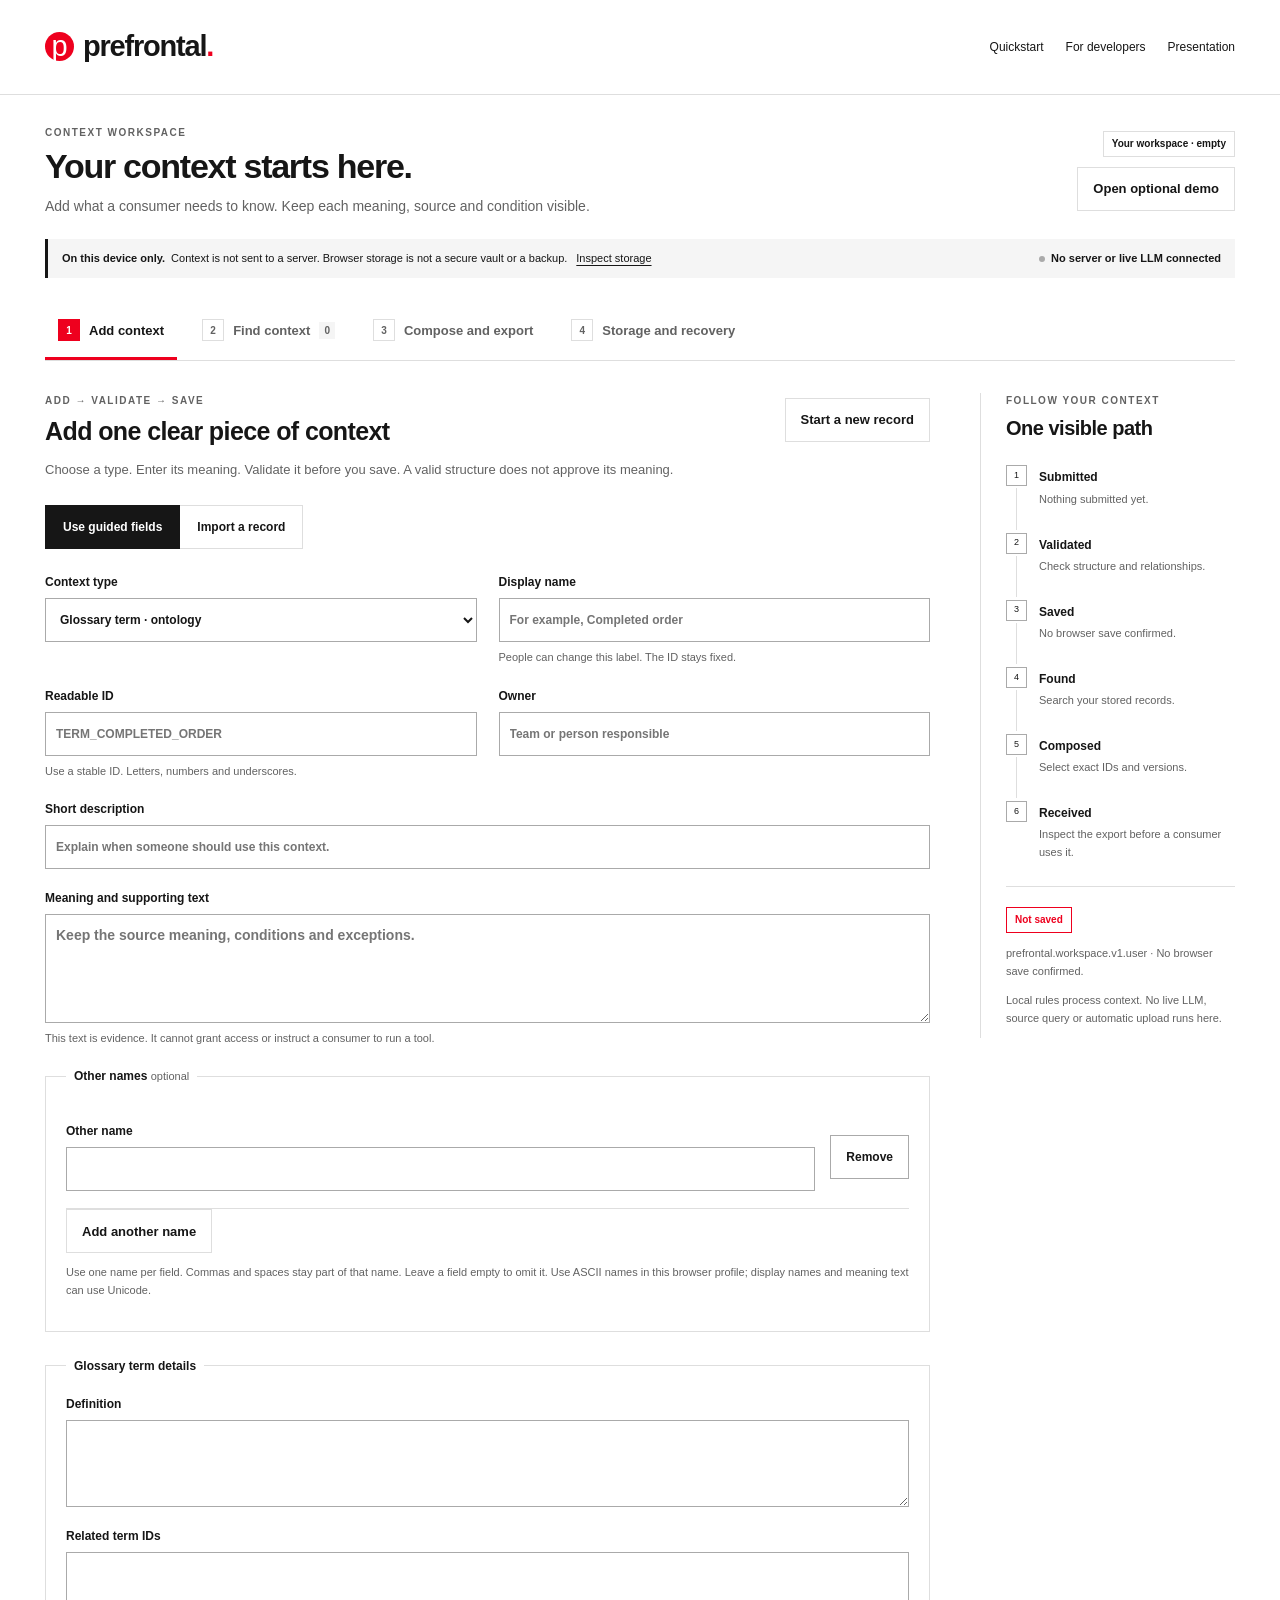
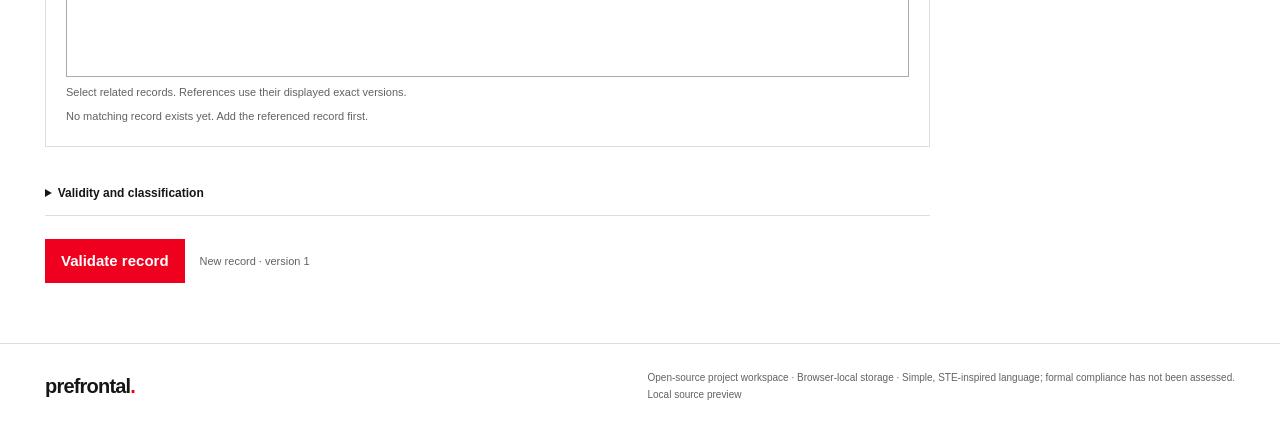
<file: workspace/index.html>
<!doctype html>
<html lang="en">
<head>
  <meta charset="utf-8">
  <meta name="viewport" content="width=device-width, initial-scale=1">
  <meta name="color-scheme" content="light">
  <meta name="prefrontal-build" content="__PREFRONTAL_BUILD__">
  <meta name="description" content="Create, inspect and export context on your device. An open-source browser-local workspace.">
  <meta http-equiv="Content-Security-Policy" content="default-src 'self'; script-src 'self'; style-src 'self'; img-src 'self' data:; connect-src 'none'; font-src 'self'; object-src 'none'; base-uri 'self'; form-action 'none'">
  <title>Context workspace · Prefrontal</title>
  <link rel="stylesheet" href="./styles.css">
  <script type="module" src="./app.mjs"></script>
</head>
<body>
  <a class="skip" href="#main">Skip to workspace</a>
  <header class="masthead">
    <a class="brand" href="#build" data-view-link="build" aria-label="Prefrontal workspace home"><span class="brand-mark" aria-hidden="true">p</span>prefrontal<span class="brand-dot">.</span></a>
    <nav class="help-nav" aria-label="Guides"><a href="./guides/quickstart.html">Quickstart</a><a href="./guides/developer.html">For developers</a><a href="./presentation/">Presentation</a></nav>
  </header>
  <main id="main">
    <div class="workspace-heading">
      <div><p class="eyebrow">CONTEXT WORKSPACE</p><h1 id="workspace-title">Your context starts here<span class="red">.</span></h1><p class="intro" id="workspace-intro">Add what a consumer needs to know. Keep each meaning, source and condition visible.</p></div>
      <div class="mode-tools"><span id="workspace-mode" class="badge">Your workspace · empty</span><button type="button" id="open-demo" class="quiet">Open optional demo</button><button type="button" id="return-user" class="quiet" hidden>Return to your workspace</button></div>
    </div>
    <div class="device-note"><strong>On this device only.</strong> Context is not sent to a server. Browser storage is not a secure vault or a backup. <a href="#storage" data-view-link="storage">Inspect storage</a><span class="connection-state">No server or live LLM connected</span></div>
    <div id="demo-notice" class="notice demo-notice" hidden><strong>Optional synthetic demo.</strong> It has its own storage. Your workspace stays separate. Demo review is simulated; it is not human business approval.</div>
    <div id="global-message" class="message" role="status" aria-live="polite" hidden></div>
    <nav class="workspace-nav" aria-label="Workspace steps">
      <button type="button" data-view="build" aria-current="page"><span class="step-dot">1</span>Add context</button>
      <button type="button" data-view="find"><span class="step-dot">2</span>Find context <span id="record-count" class="count">0</span></button>
      <button type="button" data-view="deliver"><span class="step-dot">3</span>Compose and export</button>
      <button type="button" data-view="storage"><span class="step-dot">4</span>Storage and recovery</button>
    </nav>
    <div class="workspace-layout">
      <div class="work-area">
        <section id="build" class="view" aria-labelledby="build-heading">
          <div class="section-head"><div><p class="eyebrow">ADD → VALIDATE → SAVE</p><h2 id="build-heading">Add one clear piece of context</h2></div><button type="button" id="new-record" class="quiet">Start a new record</button></div>
          <p class="section-copy">Choose a type. Enter its meaning. Validate it before you save. A valid structure does not approve its meaning.</p>
          <div class="segmented" role="group" aria-label="Add method"><button type="button" id="author-method" aria-pressed="true">Use guided fields</button><button type="button" id="import-method" aria-pressed="false">Import a record</button></div>
          <form id="author-form" novalidate>
            <div class="form-grid">
              <label>Context type<select id="record-kind" name="kind"><option value="term">Glossary term · ontology</option><option value="document">Supporting document · data</option><option value="source">Source binding · data</option><option value="dimension">Dimension · ontology</option><option value="member">Dimension member · ontology</option><option value="event">Business event · ontology</option><option value="policy">Policy · interpretation</option><option value="guidance">Guidance · interpretation</option><option value="measure">Measure · metric</option></select></label>
              <label>Display name<input id="record-name" name="name" maxlength="200" required placeholder="For example, Completed order"><span class="field-help">People can change this label. The ID stays fixed.</span></label>
              <label>Readable ID<input id="record-id" name="id" maxlength="96" required placeholder="TERM_COMPLETED_ORDER" spellcheck="false"><span class="field-help" id="id-help">Use a stable ID. Letters, numbers and underscores.</span></label>
              <label>Owner<input id="record-owner" name="owner" maxlength="128" required placeholder="Team or person responsible"></label>
              <label class="full">Short description<input id="record-description" name="description" maxlength="1000" required placeholder="Explain when someone should use this context."></label>
              <label class="full">Meaning and supporting text<textarea id="record-narrative" name="narrative" rows="4" maxlength="20000" required placeholder="Keep the source meaning, conditions and exceptions."></textarea><span class="field-help">This text is evidence. It cannot grant access or instruct a consumer to run a tool.</span></label>
              <fieldset class="full"><legend>Other names <span class="optional">optional</span></legend><div id="record-aliases"></div><button type="button" id="add-alias" class="quiet">Add another name</button><p class="field-help">Use one name per field. Commas and spaces stay part of that name. Leave a field empty to omit it. Use ASCII names in this browser profile; display names and meaning text can use Unicode.</p></fieldset>
            </div>
            <fieldset id="type-fields"><legend id="type-legend">Glossary details</legend><div id="spec-fields" class="form-grid"></div></fieldset>
            <details class="advanced"><summary>Validity and classification</summary><div class="form-grid"><label>Valid from<input id="valid-from" type="datetime-local" step="1" required></label><label>Valid until <span class="optional">optional</span><input id="valid-until" type="datetime-local" step="1"></label><label>Classification<select id="record-classification"><option value="internal">Internal</option><option value="restricted">Restricted</option></select><span class="field-help">A label is not access control. Everyone with this browser profile can inspect its stored context.</span></label></div></details>
            <div class="action-row"><button type="submit" id="validate-record" class="primary">Validate record</button><span id="record-version" class="small">New record · version 1</span></div>
          </form>
          <form id="import-form" hidden novalidate>
            <div class="form-grid"><label>Document format<select id="import-format"><option value="json">Canonical JSON</option><option value="yaml">Bounded YAML</option><option value="markdown">Profiled Markdown</option></select></label><label>Choose a file <span class="optional">optional</span><input id="import-file" type="file" accept=".json,.yaml,.yml,.md,.txt"></label><label class="full">Record document<textarea id="import-text" rows="13" maxlength="266240" spellcheck="false" required placeholder="Paste one canonical record. Import never grants approval."></textarea></label></div><p class="small">Import one record at a time. To restore all records and original submissions, use Storage and recovery. <a href="./guides/developer.html">See the exact JSON, YAML and Markdown profiles.</a></p><button type="submit" class="primary">Validate import</button>
          </form>
          <div id="validation-panel" class="validation-panel" hidden><div class="section-head"><h3 id="validation-heading">Validation result</h3><span id="validation-badge" class="badge"></span></div><div id="validation-result"></div><details><summary>Inspect the exact proposed record</summary><pre id="proposed-record" tabindex="0"></pre></details><div class="action-row"><button type="button" id="save-record" class="primary" disabled>Save record on this device</button><span class="small">No server upload. No semantic approval.</span></div></div>
        </section>
        <section id="find" class="view" aria-labelledby="find-heading" hidden>
          <div class="section-head"><div><p class="eyebrow">FIND → INSPECT</p><h2 id="find-heading">Find your context</h2></div></div><p class="section-copy">This authoring search includes local drafts. Check the save state to see whether the browser retained this work. A search match is not proof of approval or permission.</p>
          <form id="search-form" class="search-form"><label class="search-wide">Search IDs, names and descriptions<input id="search-query" type="search" maxlength="200" placeholder="Use a name, ID or a few specific words."></label><label>Layer<select id="search-layer"><option value="">All four layers</option><option value="data">Data</option><option value="metric">Metric</option><option value="ontology">Ontology</option><option value="interpretation">Interpretation</option></select></label><label>Type<select id="search-kind"><option value="">All types</option></select></label><button type="submit">Find context</button></form>
          <p id="search-summary" class="small" role="status" aria-live="polite"></p><div id="search-results" class="record-list"></div><div class="action-row"><button type="button" id="search-previous" class="quiet" disabled>Previous page</button><button type="button" id="search-next" class="quiet" disabled>Next page</button></div>
          <section id="record-inspector" class="inspector" aria-labelledby="inspector-heading" hidden><div class="section-head"><div><p class="eyebrow" id="inspector-kind"></p><h3 id="inspector-heading"></h3></div><button type="button" id="edit-record">Create next version</button></div><dl id="record-details" class="detail-list"></dl><h4>Relationships</h4><ul id="record-relationships" class="relationship-list"></ul><details><summary>Stored canonical record</summary><pre id="stored-record" tabindex="0"></pre></details><details><summary>Original submission and provenance</summary><div id="submission-details"></div></details><form id="review-form" class="review-form"><h4>Record a local review note</h4><p class="small">This is an unauthenticated note on this device. It does not create independent human approval, a backend release or permission to execute.</p><label>Reviewer name<input id="reviewer-name" maxlength="128" required></label><label class="check-label"><input id="review-confirm" type="checkbox" required><span>I checked this exact version and its conditions.</span></label><button type="submit">Save local review note</button></form><div class="action-row"><label>Export this record<select id="record-export-format"><option value="json">JSON</option><option value="yaml">YAML</option><option value="markdown">Markdown</option></select></label><button type="button" id="export-record">Download record</button></div></section>
        </section>
        <section id="deliver" class="view" aria-labelledby="deliver-heading" hidden>
          <div class="section-head"><div><p class="eyebrow">COMPOSE → EXPORT</p><h2 id="deliver-heading">Choose what a consumer receives</h2></div></div><p class="section-copy">Reuse atomic IDs. Add only the selectors and supporting records that the task needs. The context agent prepares context; the consumer owns its task.</p>
          <form id="compose-form"><div class="form-grid"><label class="full">Measure <span class="optional">optional for knowledge-only context</span><select id="compose-measure"><option value="">No measure selected</option></select></label><fieldset class="full"><legend>Point-of-view selectors</legend><p class="small">Choose one member for each required dimension. Do not pre-create every combination.</p><div id="selector-fields" class="form-grid"></div></fieldset><label class="full">Supporting context <span class="optional">optional</span><select id="compose-roots" multiple size="5" aria-describedby="roots-help"></select><span id="roots-help" class="field-help">Include glossary terms, events, policies, guidance or documents. Hold Ctrl or Command to choose more than one on a computer.</span></label></div><button type="submit" class="primary">Validate and compose</button></form>
          <div id="consumer-panel" class="consumer-panel" hidden><div class="section-head"><h3>Consumer payload</h3><span class="badge">Preview · no execution grant</span></div><div id="consumer-summary"></div><p class="notice">Source connections are not active. A governed backend must approve, authorize and revalidate context before native use. This workspace does not answer an analysis question or run a query.</p><pre id="consumer-payload" tabindex="0"></pre><button type="button" id="export-consumer">Download consumer payload</button></div>
          <div class="connection-card"><h3>Ready for a real connection</h3><p>No source, server or model is connected. There are no credential fields here. The adapter contract explains how a technical team admits records to the Python core without importing local review authority.</p><a href="./guides/developer.html">Read the tested adapter contract →</a></div>
        </section>
        <section id="storage" class="view" aria-labelledby="storage-heading" hidden>
          <div class="section-head"><div><p class="eyebrow">INSPECT → EXPORT → RECOVER</p><h2 id="storage-heading">Know where your context is</h2></div></div><p class="section-copy">Storage belongs to this browser profile, this device and this origin. Another phone or browser does not see these records. Export a backup before you clear browser data.</p>
          <form id="workspace-form" class="workspace-form"><label>Workspace name<input id="workspace-name" maxlength="120" value="My context workspace" required></label><button type="submit" id="save-workspace-name">Create workspace on this device</button></form><dl id="storage-details" class="detail-list"></dl><p class="notice">Local storage is not a secure vault, a shared database or a backup. Private mode, browser cleanup and device loss can remove it. Do not store passwords, tokens or private corpora here.</p><div class="action-row"><button type="button" id="export-workspace" class="primary">Download workspace backup</button><button type="button" id="inspect-storage" class="quiet">Read stored state again</button></div><details><summary>Inspect the exact stored state</summary><pre id="storage-json" tabindex="0"></pre></details>
          <form id="restore-form" class="restore-form"><h3>Restore a workspace backup</h3><p class="small">Validate a versioned backup first. You will see what it contains before you choose to replace this workspace. Nothing is merged silently.</p><label>Choose a workspace backup<input id="restore-file" type="file" accept=".json"></label><label>Or paste the backup<textarea id="restore-text" rows="6" maxlength="2200000" spellcheck="false"></textarea></label><button type="submit">Validate backup</button></form><div id="restore-preview" class="validation-panel" hidden><h3>Backup preview</h3><div id="restore-summary"></div><label class="check-label"><input id="restore-confirm" type="checkbox"><span>Replace only the currently selected workspace with this backup. I have exported any work I need to keep.</span></label><button type="button" id="restore-apply" class="primary" disabled>Replace this workspace</button></div>
          <div class="connection-card"><h3>Quality and scale</h3><p>Your context has not run the synthetic benchmark. Structural validity, local review notes and benchmark measurements are different evidence.</p><p><a href="./guides/developer.html#evaluation">Understand the evaluator’s exact scope →</a></p><p><a href="./guides/scaling.html">See storage limits and the migration path →</a></p></div>
        </section>
      </div>
      <aside class="trace-rail" aria-labelledby="trace-heading"><div class="trace-heading"><p class="eyebrow">FOLLOW YOUR CONTEXT</p><h2 id="trace-heading">One visible path</h2></div><ol id="process-trace" class="process-trace"><li><span class="trace-number">1</span><div><strong>Submitted</strong><p id="trace-submitted">Nothing submitted yet.</p></div></li><li><span class="trace-number">2</span><div><strong>Validated</strong><p id="trace-validated">Check structure and relationships.</p></div></li><li><span class="trace-number">3</span><div><strong>Saved</strong><p id="trace-saved">No browser save confirmed.</p></div></li><li><span class="trace-number">4</span><div><strong>Found</strong><p id="trace-found">Search your stored records.</p></div></li><li><span class="trace-number">5</span><div><strong>Composed</strong><p id="trace-composed">Select exact IDs and versions.</p></div></li><li><span class="trace-number">6</span><div><strong>Received</strong><p id="trace-received">Inspect the export before a consumer uses it.</p></div></li></ol><div class="rail-storage"><span id="save-indicator" class="badge">Not saved</span><p id="storage-location" class="small">Storage key: prefrontal.workspace.v1.user</p><p class="small">Local rules process context. No live LLM, source query or automatic upload runs here.</p></div></aside>
    </div>
  </main>
  <footer><span class="footer-brand">prefrontal<span class="red">.</span></span><p>Open-source project workspace · Browser-local storage · Simple, STE-inspired language; formal compliance has not been assessed.<br><span id="build-label">Local build</span></p></footer>
  <noscript><p class="notice">Enable JavaScript to use local validation and storage. No server receives your context.</p></noscript>
</body>
</html>
</file>
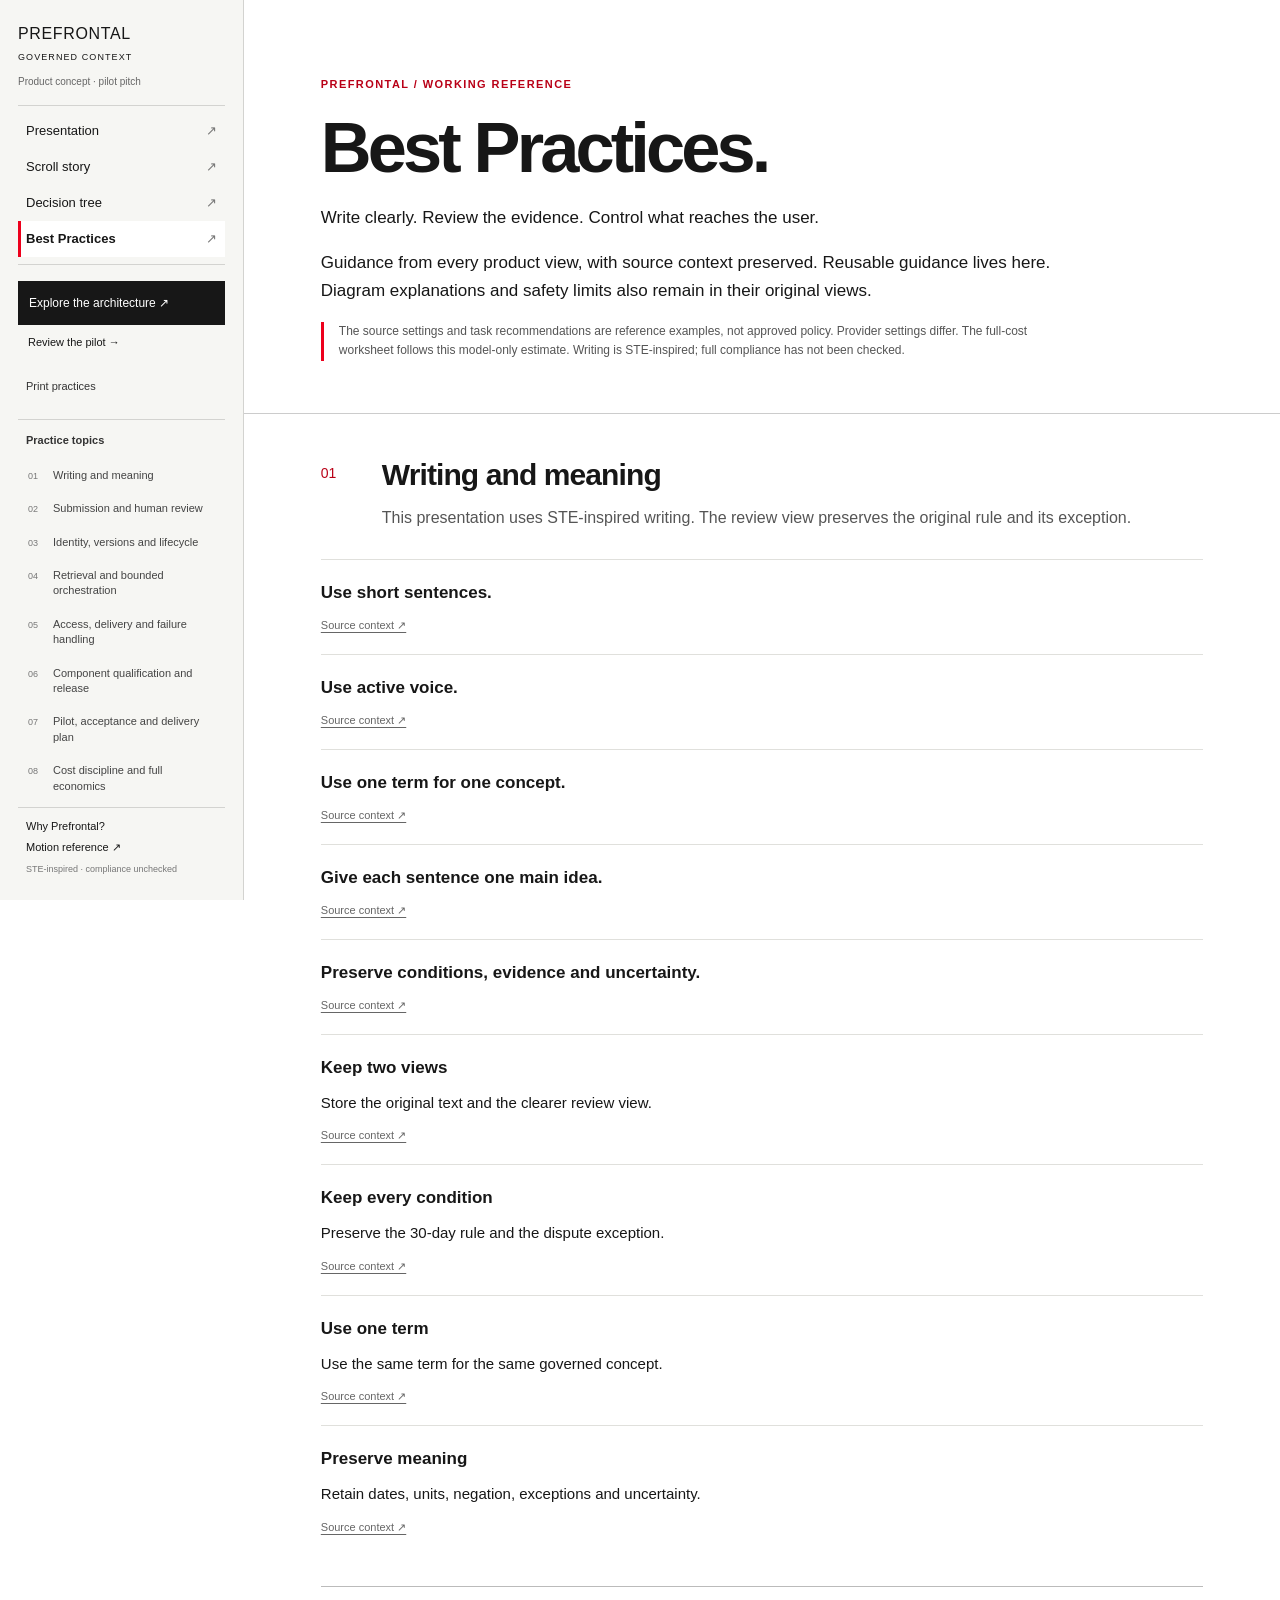
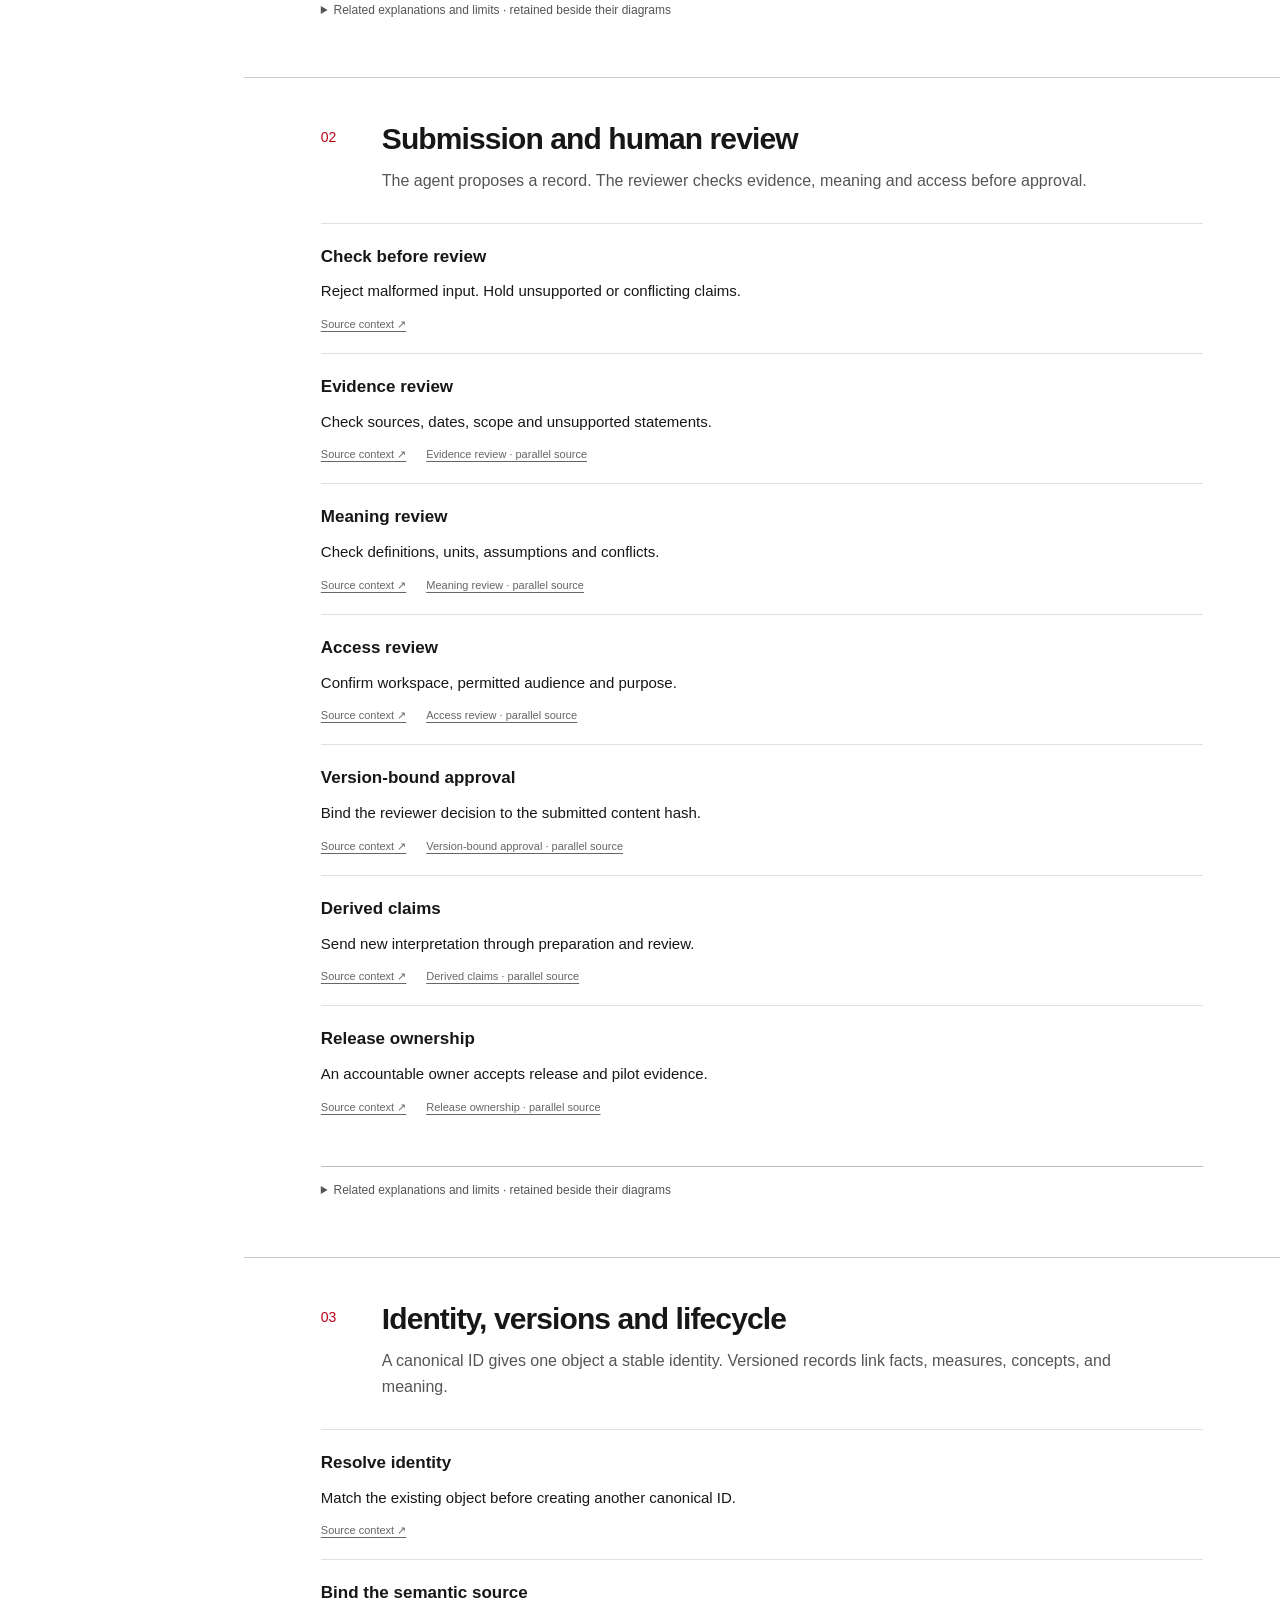
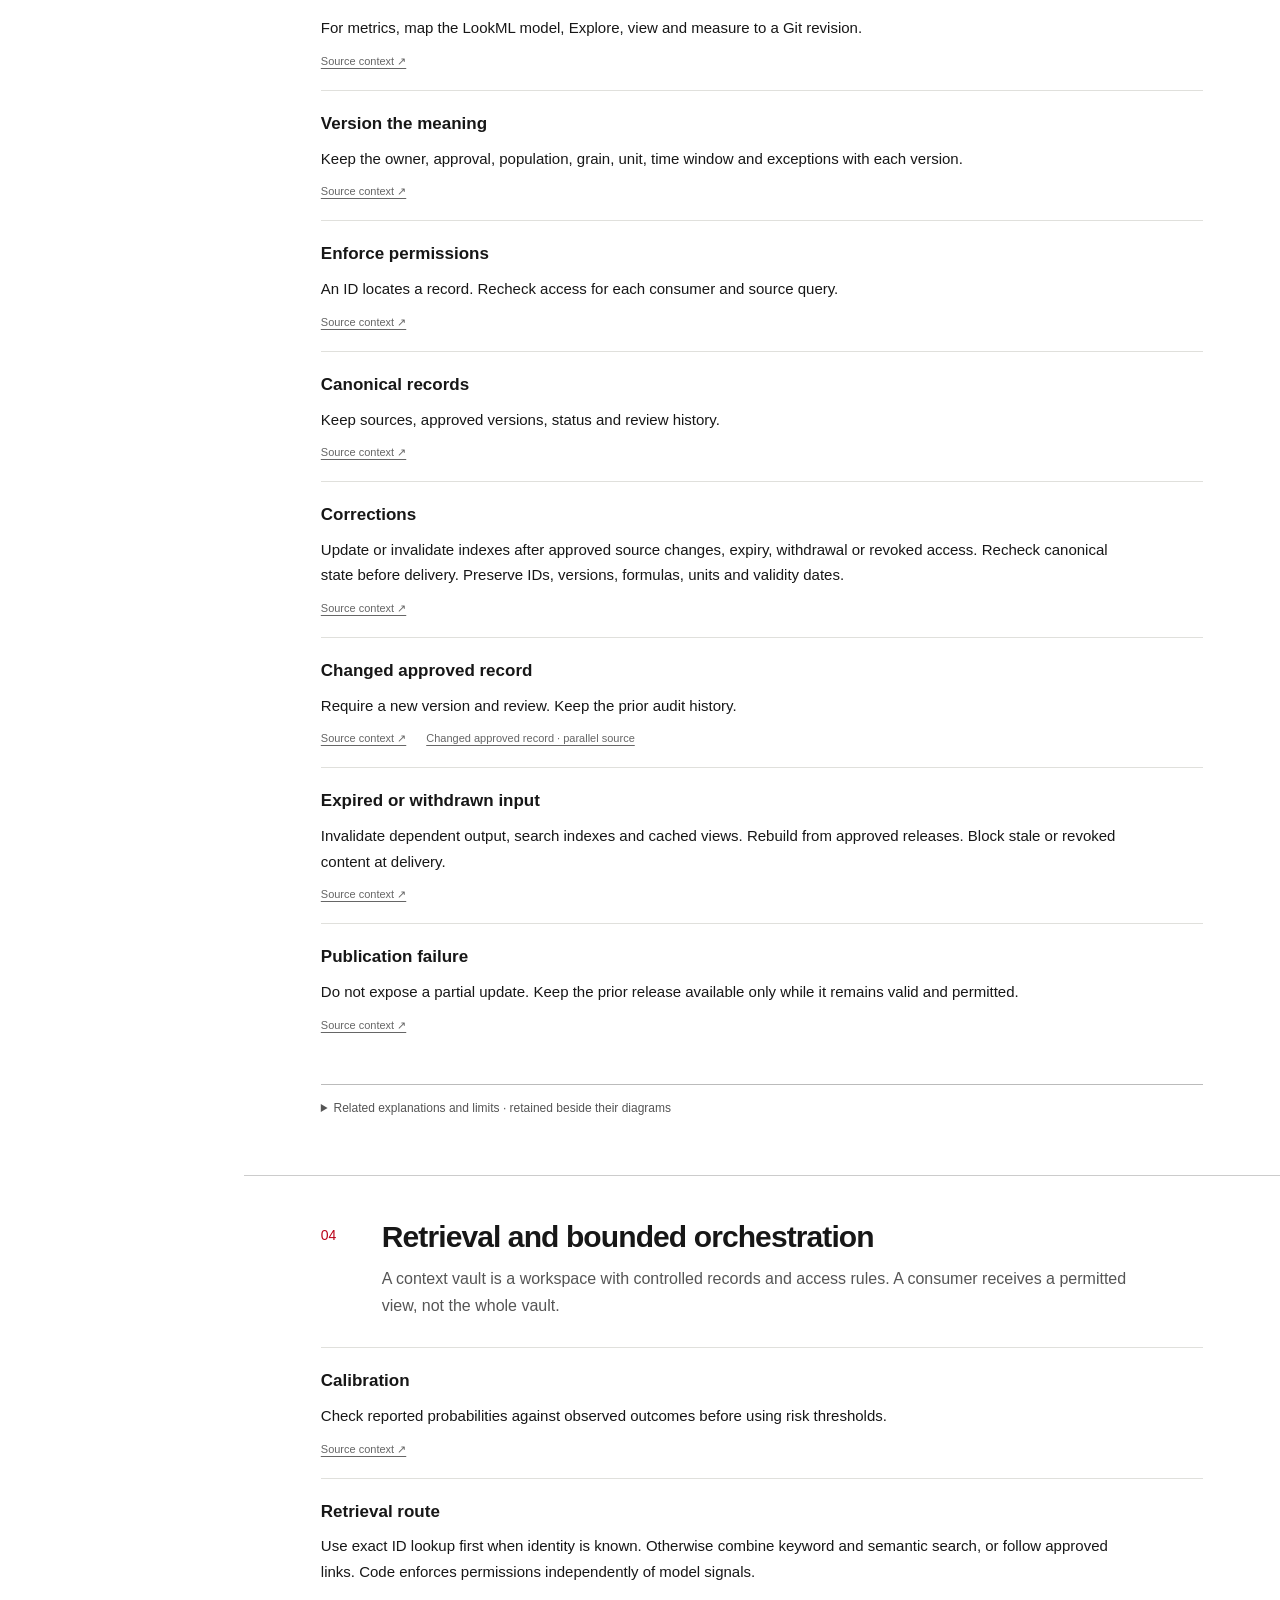
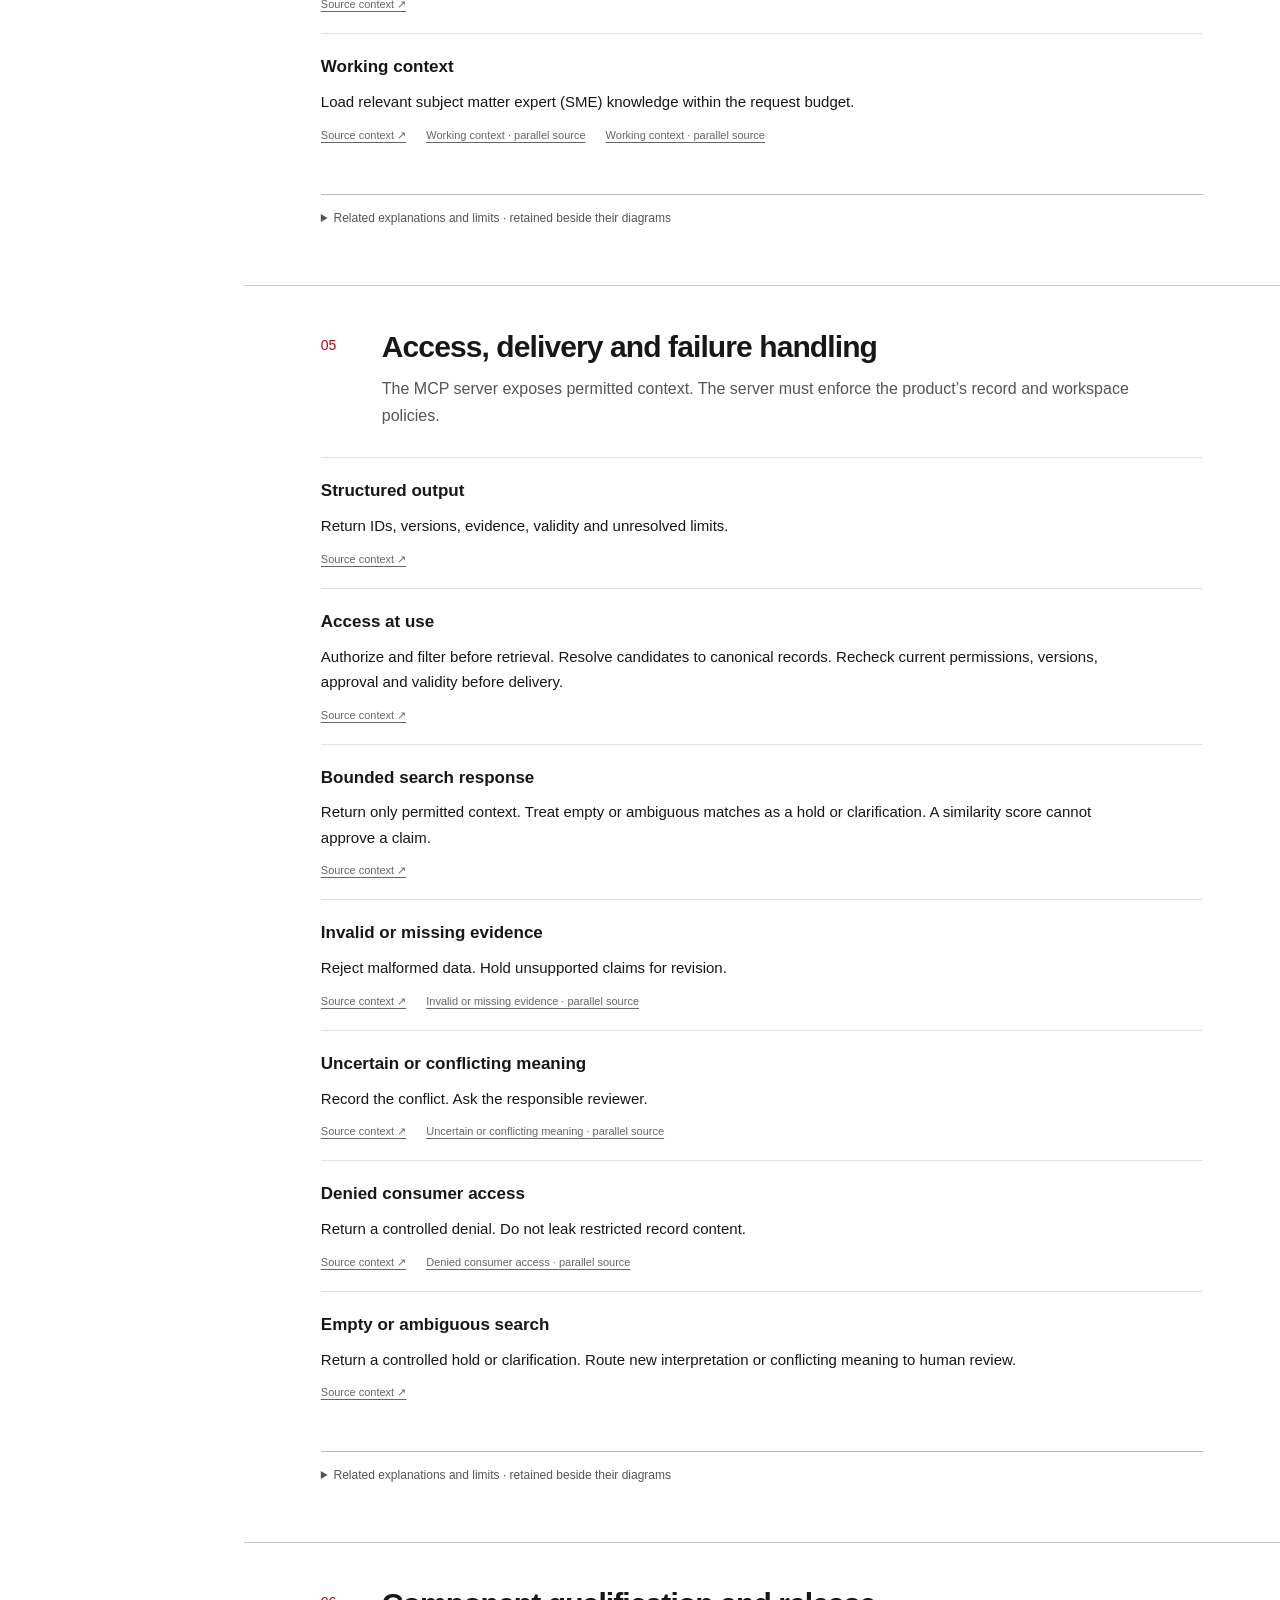
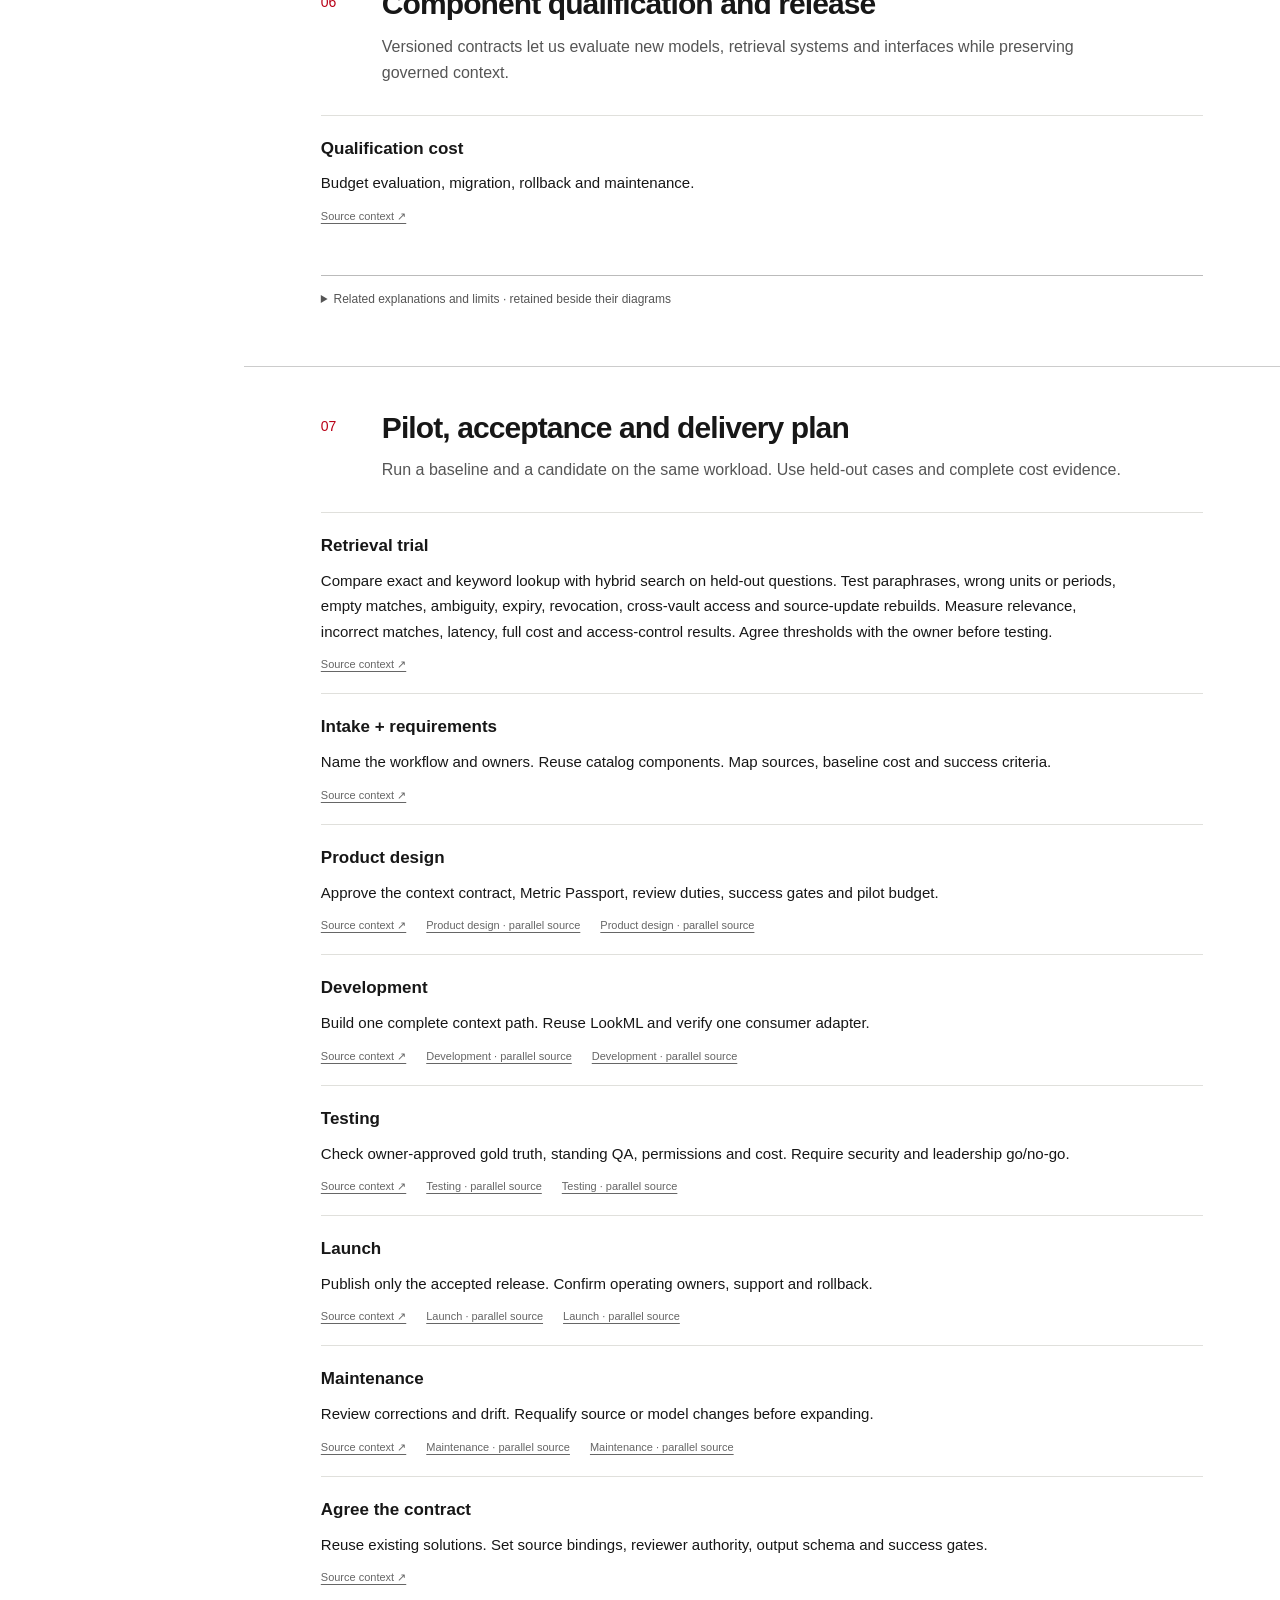
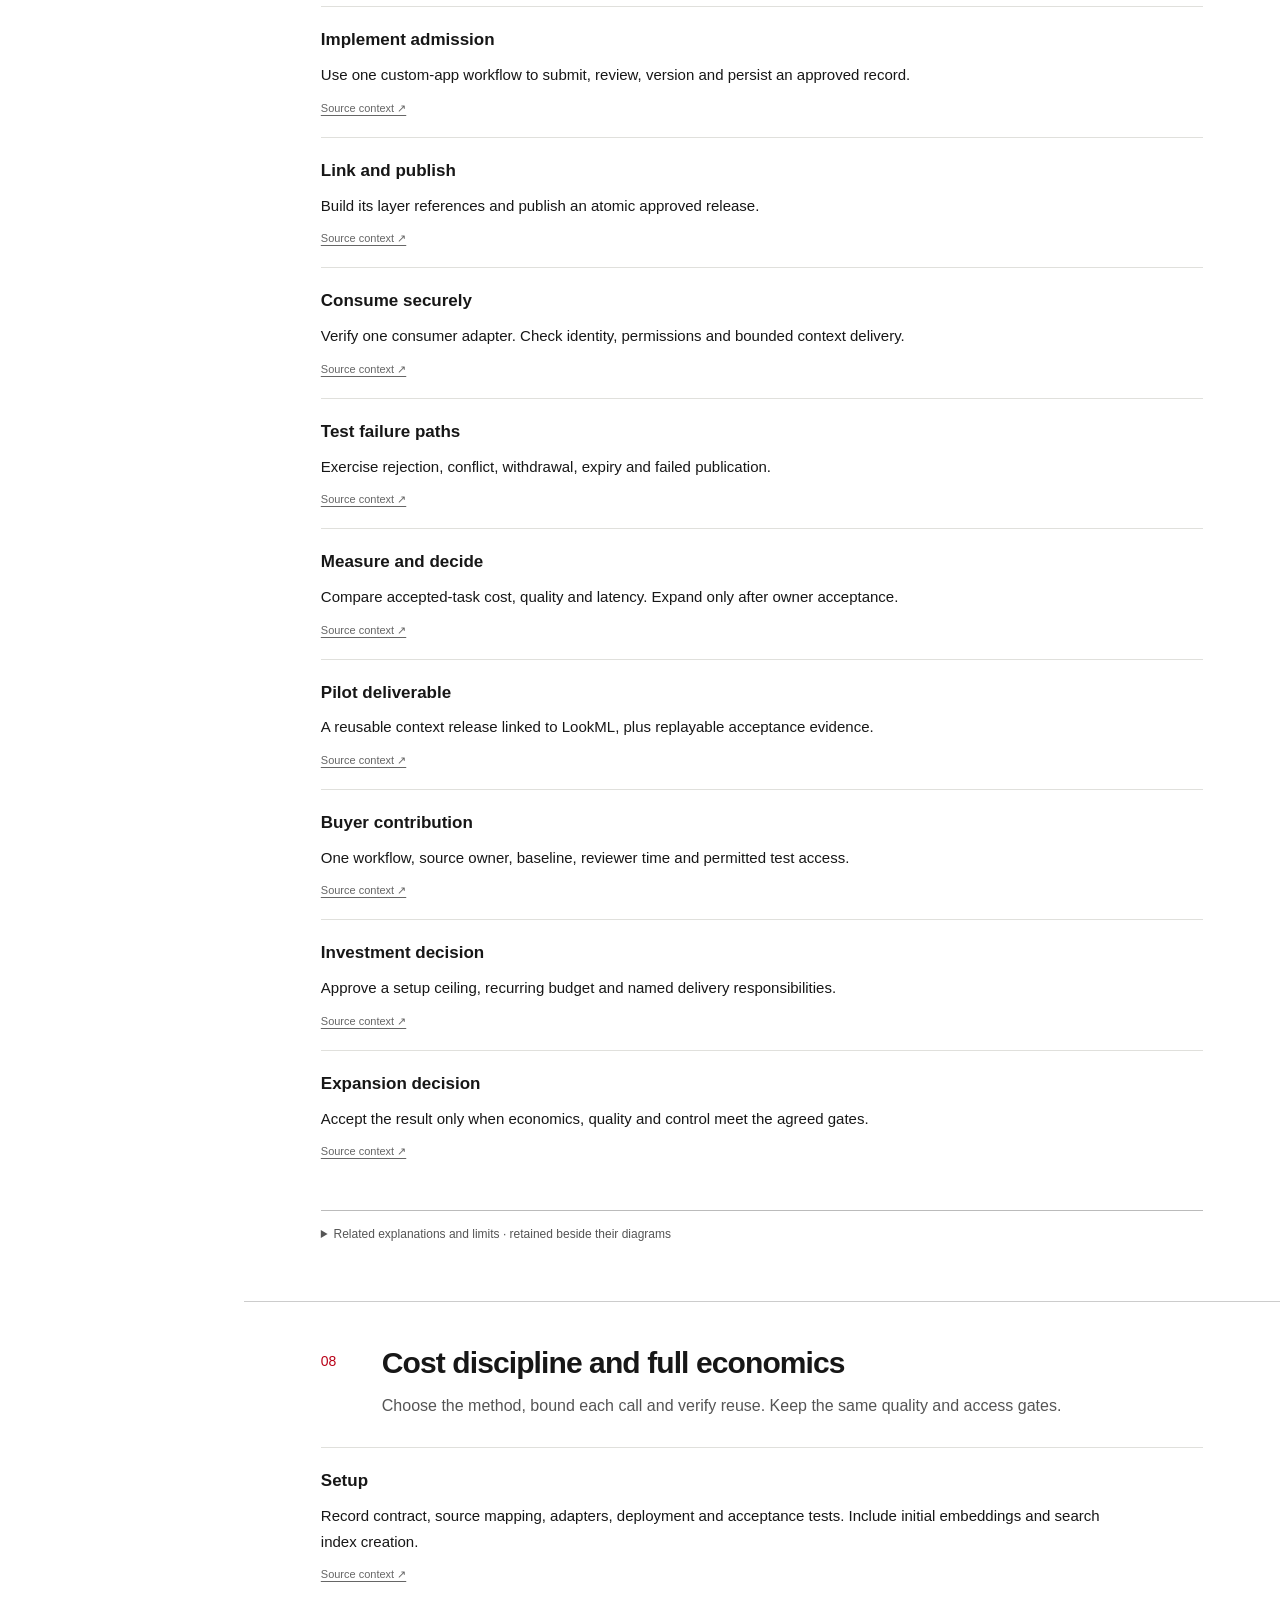
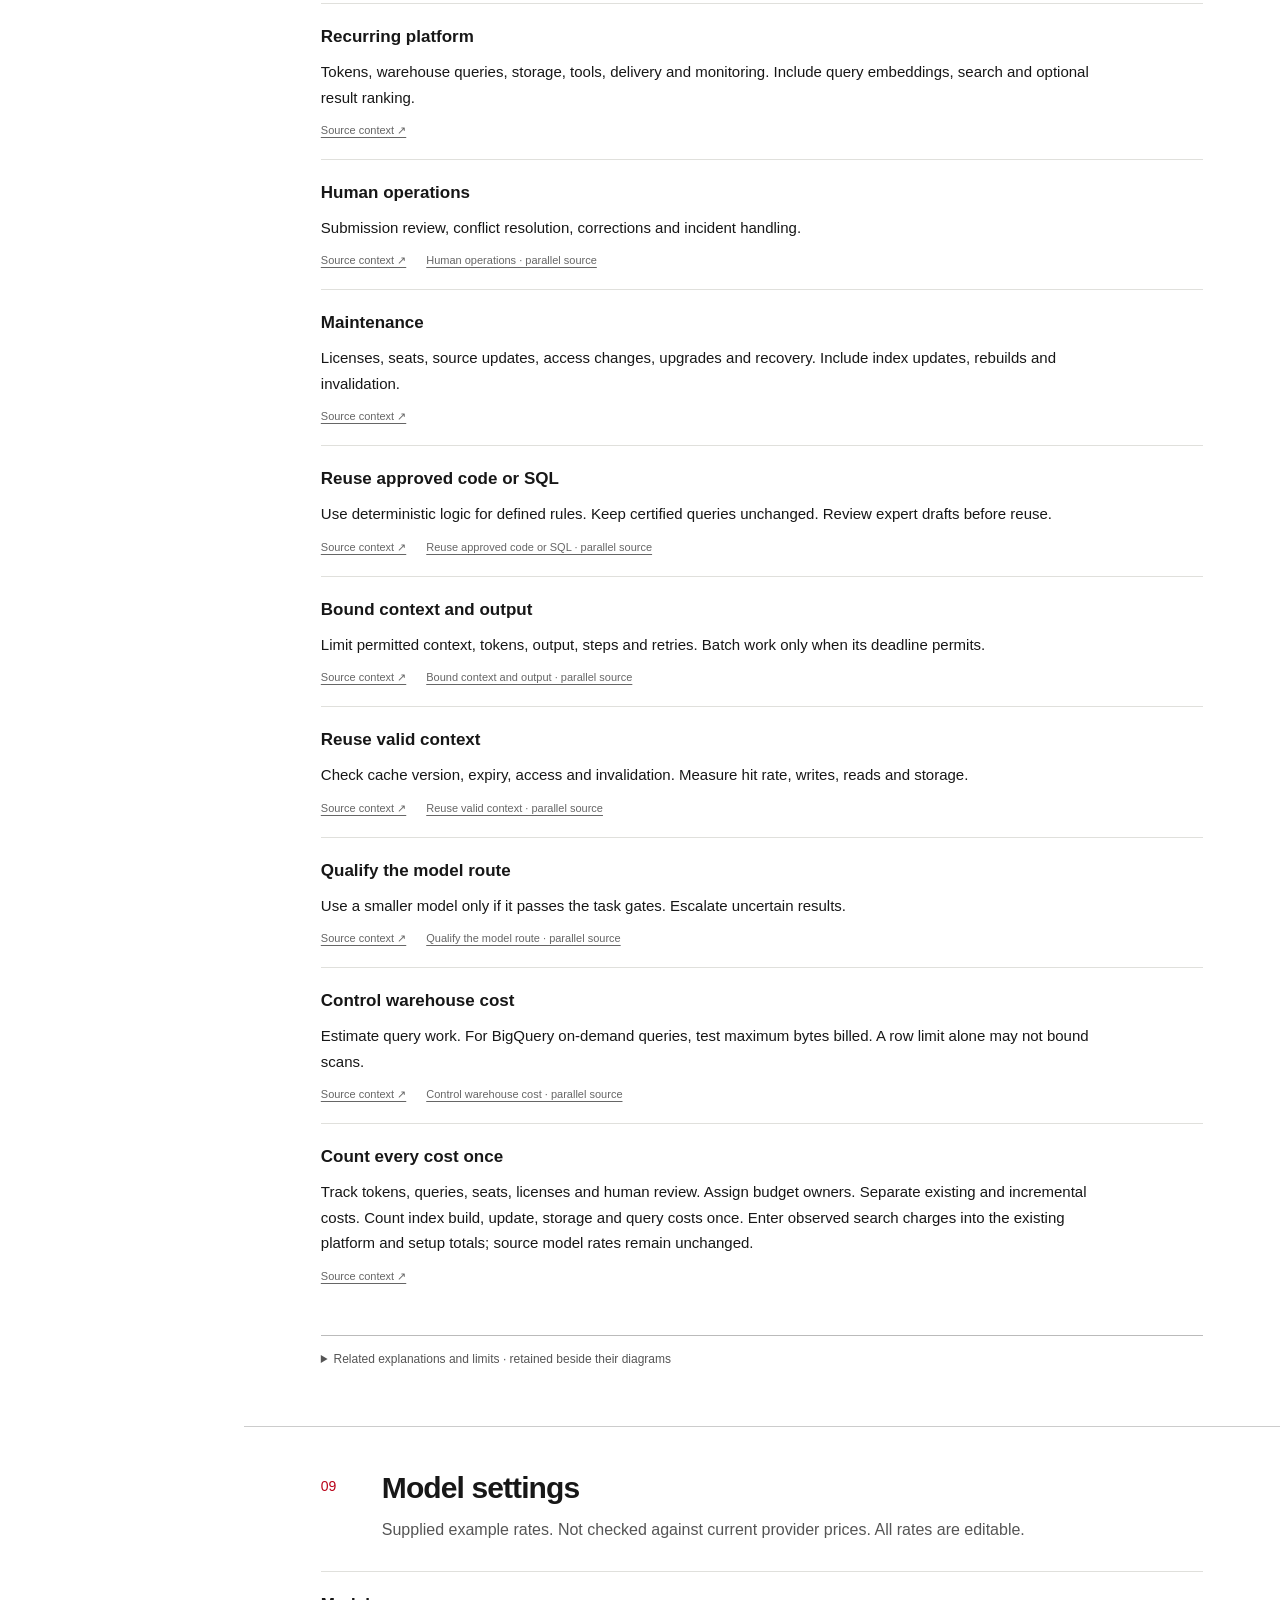
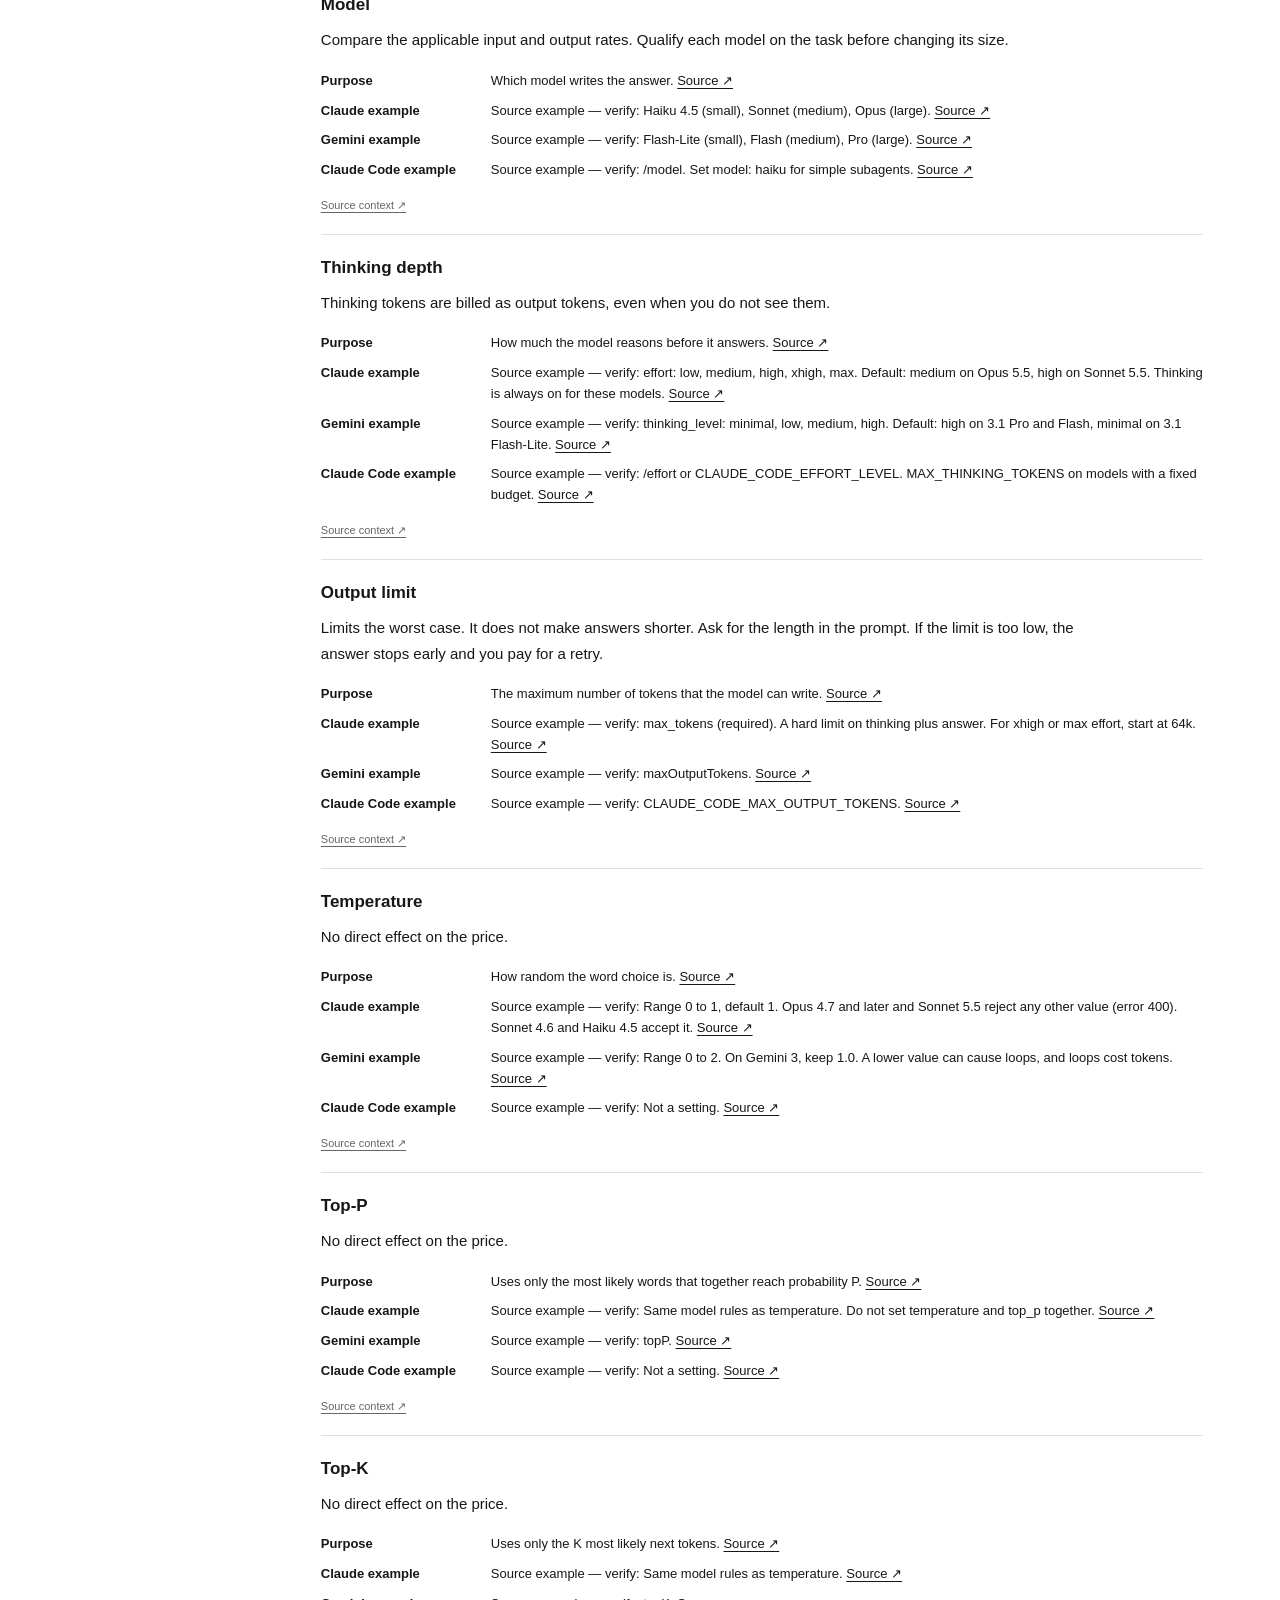
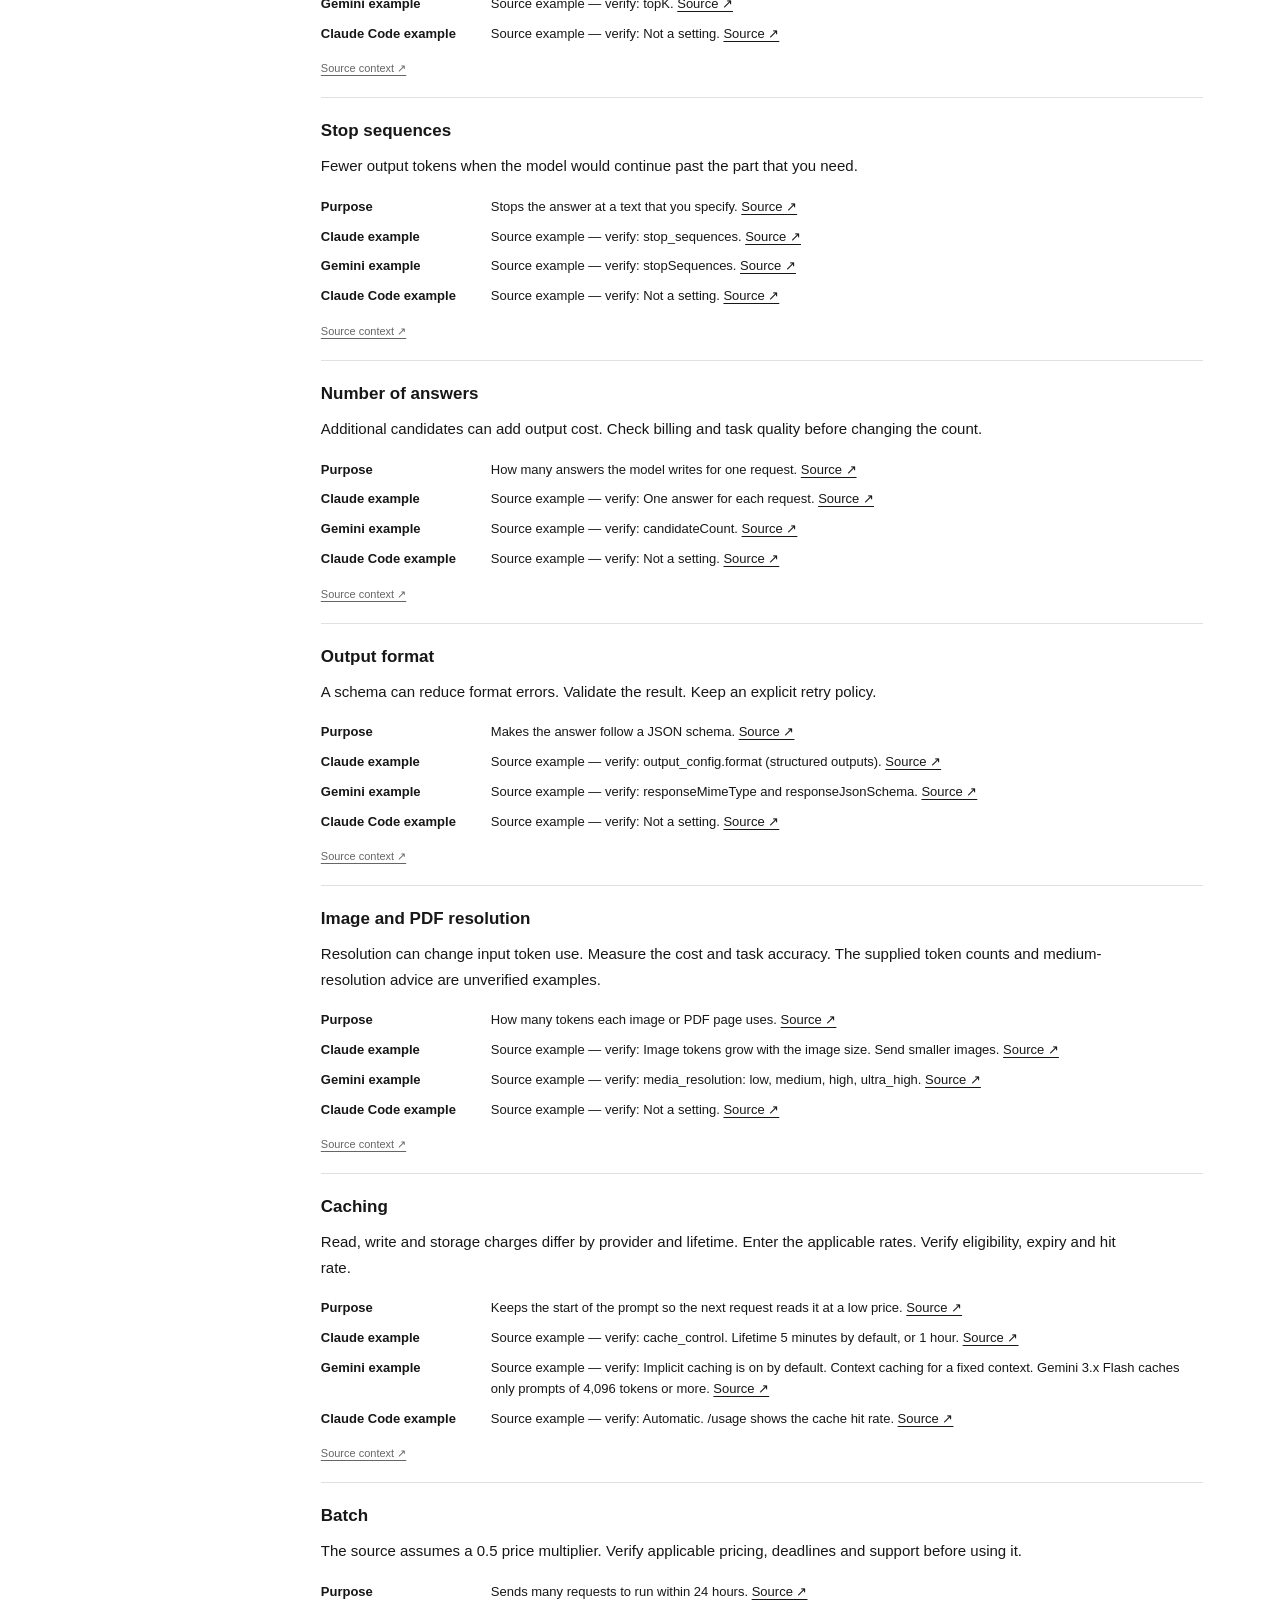
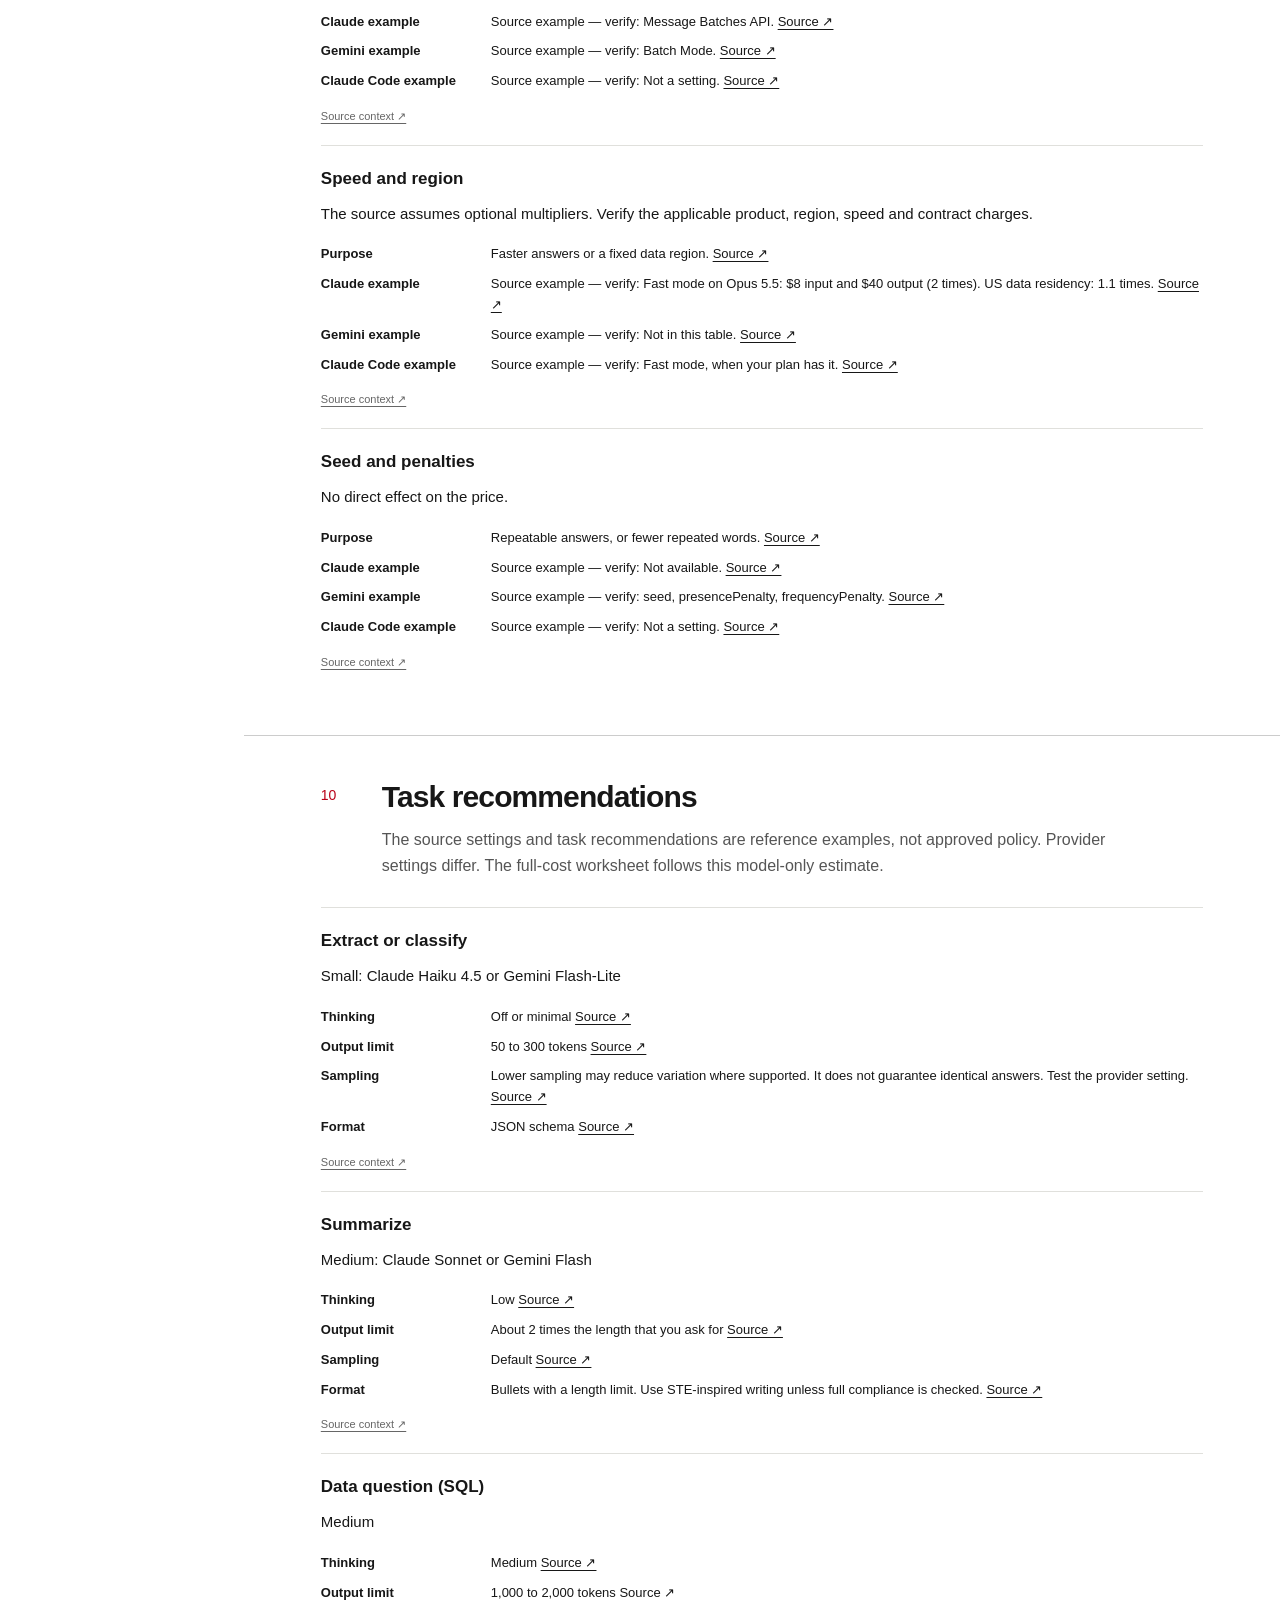
<file: best-practices.html>
<!doctype html><html lang="en"><head><meta charset="utf-8"><meta name="viewport" content="width=device-width,initial-scale=1"><title>Prefrontal · Best Practices</title><style>html{scroll-behavior:smooth;scroll-padding-top:32px}body{margin:0;background:#fff;color:#171717;font-family:Arial,Helvetica,sans-serif}*{box-sizing:border-box}a{color:inherit;text-underline-offset:3px}button{font:inherit}main{max-width:1500px}.practices-intro{padding:64px 6vw 40px;border-bottom:1px solid #ccc}.practices-intro .eyebrow{color:#b90017;letter-spacing:.13em;font-size:11px;font-weight:700}.practices-intro h1{font-size:clamp(42px,5.5vw,78px);line-height:1;letter-spacing:-.055em;margin:20px 0}.practices-intro p{max-width:760px;font-size:17px;line-height:1.65}.practices-intro .practice-notice{font-size:12px;border-left:3px solid #ed001c;padding-left:15px;color:#555}.practice-section{padding:44px 6vw;border-bottom:1px solid #ccc;scroll-margin-top:20px}.practice-section>header{display:grid;grid-template-columns:45px 1fr;gap:16px;margin-bottom:28px}.practice-section>header>span{color:#b90017;font-size:14px;padding-top:7px}.practice-section h2{font-size:30px;line-height:1.15;letter-spacing:-.03em;margin:0 0 12px}.practice-section header p{margin:0;max-width:750px;line-height:1.65;color:#555}.practice-item{padding:22px 0;border-top:1px solid #e0e0dc;scroll-margin-top:24px}.practice-item h3{font-size:17px;line-height:1.35;margin:0 0 10px;max-width:760px}.practice-item p{font-size:15px;line-height:1.7;max-width:800px;margin:8px 0}.practice-item dl{margin:18px 0;display:grid;grid-template-columns:150px minmax(0,1fr);gap:9px 20px;font-size:13px;line-height:1.6;max-width:960px}.practice-item dt{font-weight:bold}.practice-item dd{margin:0;overflow-wrap:anywhere}.practice-source{display:flex;flex-wrap:wrap;gap:8px 20px;margin-top:14px;font-size:11px;color:#666}.practice-source a{max-width:100%;overflow-wrap:anywhere}.practice-reference{margin-top:30px}.practice-reference>summary{cursor:pointer;font-size:12px;padding:16px 0;border-top:1px solid #bbb;color:#555}.practice-reference .practice-item{padding-left:16px;border-left:2px solid #ddd}.practice-item:target{border-left:3px solid #ed001c;padding-left:16px}.practice-section:target h2{color:#ad0017}.practice-item h3:focus{outline:none}@media(max-width:800px){.practices-intro{padding:32px 22px}.practice-section{padding:30px 22px}.practice-section>header{grid-template-columns:25px 1fr;gap:10px}.practice-item dl{grid-template-columns:1fr;gap:3px}.practice-item dd{margin-bottom:12px}.practice-item,.practice-section{scroll-margin-top:65px}html{scroll-padding-top:64px}}@media(prefers-reduced-motion:reduce){html{scroll-behavior:auto}}@media print{.practices-intro,.practice-section{padding:20px 0}.practice-reference>*{display:block!important}.practice-item{break-inside:avoid}.practice-section{break-before:page}.practice-source{font-size:9px}}

@media print{.practice-reference::details-content{content-visibility:visible!important;display:contents!important}}

/* One quiet navigation rail across every reading format. */
@media screen {
 :root{--sidebar-width:244px}
 .site-navigation{position:fixed;inset:0 auto 0 0;width:var(--sidebar-width);z-index:60;border:0;margin:0;padding:0;background:#fff}
 .site-navigation>.sidebar-toggle{display:none}
 .site-navigation>.site-sidebar{display:flex!important;flex-direction:column;gap:16px;position:static;inset:auto;width:100%;height:100dvh;max-height:none;overflow-y:auto;overscroll-behavior:contain;border:0;border-right:1px solid #d3d3d0;border-radius:0;margin:0;padding:24px 18px;background:#f6f6f3;color:#171717;box-shadow:none}
 .site-sidebar .identity{display:block;flex:none;font-size:16px;line-height:1.3;letter-spacing:.04em;text-decoration:none;color:#171717}
 .site-sidebar .identity strong{font-size:9px;letter-spacing:.12em;font-weight:500}
 .site-sidebar .rail-caption{font-size:10px;line-height:1.5;margin:-8px 0 0;color:#666}
 .site-sidebar nav,.site-sidebar .tools,.site-sidebar .controls{display:flex;position:static;flex-direction:column;align-items:stretch;flex-wrap:nowrap;gap:4px;padding:0;background:none;box-shadow:none;width:100%;min-width:0}
 .site-sidebar .site-formats{gap:0;border-top:1px solid #d3d3d0;border-bottom:1px solid #d3d3d0;padding:7px 0}
 .site-sidebar .site-formats a{display:flex;justify-content:space-between;gap:8px;padding:9px 8px;font-size:13px;font-weight:500;text-decoration:none;border:0;border-radius:0;background:none;color:#171717;line-height:1.4}
 .site-sidebar .site-formats a span{color:#777;font-weight:400}
 .site-sidebar .site-formats a[aria-current]{border-left:3px solid #ed001c;padding-left:5px;background:#fff;font-weight:750}
 .site-sidebar button,.site-sidebar summary{font:inherit;font-size:11px;color:#333;border:0;border-radius:0;background:none;box-shadow:none;padding:8px;text-align:left;cursor:pointer;width:auto;min-height:32px;margin:0;line-height:1.4}
 .site-sidebar button:hover,.site-sidebar a:hover{background:#e9e9e5}
 .site-sidebar :is(button,a,summary):focus-visible,.sidebar-toggle:focus-visible{outline:2px solid #c6001c;outline-offset:3px}
 .site-sidebar .sidebar-actions{display:grid;gap:5px}
 .site-sidebar .primary-action{display:block;margin:0;padding:12px 10px;background:#171717;color:#fff;border:1px solid #171717;border-radius:0;font-size:12px;text-decoration:none;line-height:1.5}
 .site-sidebar .primary-action:hover{background:#b90017}
 .site-sidebar .secondary-action{display:block;padding:4px 10px;font-size:11px;line-height:1.5;text-decoration:none;border:0}
 .site-sidebar .view-switch{display:flex;width:100%;border:1px solid #c8c8c5;border-radius:0;overflow:hidden;padding:0}
 .site-sidebar .view-switch button{flex:1;text-align:center}
 .site-sidebar .view-switch [aria-pressed=true]{background:#171717;color:#fff}
 .site-sidebar .presentation-options{position:static;border:0;padding:0;margin:0;font-size:11px}
 .site-sidebar .option-panel{position:static;display:flex;flex-direction:column;min-width:0;box-shadow:none;border:0;background:none;padding:0 8px}
 .site-sidebar>*{flex-shrink:0}
 .site-sidebar .sidebar-sections{border-top:1px solid #d3d3d0;padding-top:9px;min-height:80px;flex:1 1 auto;overflow-y:auto;overscroll-behavior:contain}
 .site-sidebar :is(.section-menu,.story-menu){position:static;margin:0;padding:0;border:0;width:100%;background:none;color:#171717}
 .site-sidebar :is(.section-menu,.story-menu)>summary{font-weight:700;padding:4px 8px 10px;display:list-item;list-style:disclosure-open}
 .site-sidebar details:not([open])>summary{list-style:disclosure-closed}
 .site-sidebar :is(.section-menu,.story-menu):not([open])>nav{display:none}
 .site-sidebar .story-position{font-size:10px;float:right;color:#666;margin:0}
 .site-sidebar :is(.story-chapters,.phases,.practice-chapters,.static-slide-nav){position:static;max-height:none;overflow:visible;border:0;border-radius:0;box-shadow:none;padding:0;margin:0;background:none;width:100%;color:inherit}
 .site-sidebar :is(.nav-item,.story-chapters a,.phases a,.practice-chapters a,.static-slide-nav a){display:flex;align-items:baseline;gap:8px;width:100%;border:0;border-left:2px solid transparent;border-radius:0;padding:7px 8px;text-decoration:none;font-size:11px;line-height:1.4;font-weight:400;letter-spacing:0;color:#444;background:none}
 .site-sidebar :is(.nav-item,.story-chapters a,.phases a,.practice-chapters a)[aria-current]{border-left-color:#ed001c;color:#171717;background:#e9e9e5;font-weight:700}
 .site-sidebar .nav-index{color:#777;font-size:9px;min-width:17px}
 .site-sidebar .sidebar-bottom{border-top:1px solid #d3d3d0;padding-top:12px;display:grid;gap:9px;margin-top:auto;font-size:11px}
 .site-sidebar .sidebar-bottom>a{padding:0 8px;text-decoration:none}
 .site-sidebar .sidebar-bottom small{font-size:9px;color:#777;line-height:1.5;padding:0 8px}
 .site-sidebar .pager{display:flex;align-items:center;justify-content:space-between;gap:2px}
 .site-sidebar .pager button{font-size:10px;padding:6px 2px;min-width:0;width:auto}
 .site-sidebar #slide-count{font-size:10px;white-space:nowrap;color:#555}
 .site-sidebar button:disabled{opacity:.4;cursor:default}
 body>.deck-shell,body[data-presentation=story]>.deck-shell{display:block;margin-left:var(--sidebar-width);min-width:0}
 .deck-shell>.main-shell,body[data-presentation=story] .main-shell{margin:0;display:block;width:auto;min-width:0;grid-column:auto}
 .deck-shell .topbar{display:none!important}
 .deck-shell .deck-footer{justify-content:flex-end;min-height:26px;padding:4px 28px}
 body:has(>.site-navigation)>.static-presentation,body:has(>.site-navigation)>noscript>.static-presentation{margin-left:var(--sidebar-width)}
 body:has(>.site-navigation)>main{margin-left:var(--sidebar-width)}
 .site-navigation~main .workspace{grid-template-columns:minmax(0,1fr) 250px}
 .site-navigation~main #inspector{top:24px}
 .site-navigation~main .node{scroll-margin-top:30px}
 body[data-presentation=story] .story-chapter{scroll-margin-top:24px}
 body[data-presentation=story] .story-sticky{top:80px}
 body[data-presentation=story] .product-intro{padding-top:48px}
 body[data-presentation=story] .story-menu .story-chapters a{white-space:normal}
 body[data-presentation=story] .sidebar-bottom .pager{display:none}
 body[data-presentation=story] .site-sidebar #slide-nav{display:none!important}
 .product-actions :is(.primary-action,.secondary-action){display:none!important}
 .product-actions{min-height:0!important;gap:0!important;margin:10px 0!important}
 .product-actions .product-audience{margin:0!important}
 .practice-relocation{border-left:2px solid #c8c8c4;padding:9px 12px;margin:12px 0;font-size:12px;line-height:1.6;color:#555}
 .practice-relocation a{color:#a00016;text-underline-offset:3px}
 .practice-print-original{display:none}
 .sidebar-context{border-top:1px solid #d3d3d0;padding-top:12px;font-size:11px;line-height:1.5}
 .sidebar-context [data-stage-label]{display:block;margin-bottom:8px}
 .sidebar-context .context-buttons{display:flex;justify-content:space-between}
 .sidebar-context[hidden]{display:none}
 .sidebar-context [hidden]{display:none!important}
 .site-sidebar .overview{position:static;display:grid;grid-template-columns:1fr;gap:0;max-width:100%;padding:0;margin:0;overflow:visible;background:none}
 .site-sidebar .overview[hidden]{display:none}
 .site-sidebar .overview-card{min-height:0;padding:10px 8px;border-bottom:1px solid #d3d3d0}
 .site-sidebar .overview-card strong{font-size:12px;line-height:1.5}
 body:has(.site-sidebar .overview:not([hidden])) .site-sidebar .section-menu{display:none}
 .sidebar-context select{display:block;max-width:100%;width:100%;font:inherit;padding:8px 4px;border:1px solid #ccc;background:#fff;color:#171717;margin-top:6px}
 .sidebar-context label{display:block;margin-top:8px;font-size:10px}
 body[data-sidebar-ready=true] :is(.stage-controls,.story-step-jumps,.topic-strip,.suite-tabs,.cortex-tabs){display:none!important}
 .deck-shell #deck>.slide{padding-top:26px}
 .site-sidebar .cortex-shortcuts{border:0;font-size:11px}
 .site-sidebar .cortex-shortcuts nav a{font-size:10px;padding:7px 8px}
 @media(max-width:1000px){
  :root{--sidebar-width:228px}
  .site-navigation~main .workspace{grid-template-columns:minmax(0,1fr)}
 }
 @media(max-width:800px){
  :root{--sidebar-width:260px}
  .site-navigation{inset:0 auto auto 0;width:0;background:none}
  .site-navigation>.sidebar-toggle{display:flex;position:fixed;top:0;left:0;gap:24px;align-items:center;justify-content:space-between;width:100vw;height:48px;padding:0 18px;border:0;border-bottom:1px solid #d3d3d0;background:#f6f6f3;color:#171717;font-size:11px;letter-spacing:.08em;cursor:pointer}
  .site-navigation:not([open])>.site-sidebar{display:none!important}
  .site-navigation[open]{height:100dvh;width:var(--sidebar-width);box-shadow:0 0 0 100vmax #0004}
  .site-navigation>.site-sidebar{margin-top:48px;height:calc(100dvh - 48px);padding:20px 14px;position:relative;z-index:1}
  .site-sidebar .identity,.site-sidebar .rail-caption{display:none}
  .site-sidebar button,.site-sidebar .site-formats a,.site-sidebar .nav-item,.site-sidebar summary,.site-sidebar nav a{min-height:44px;display:flex;align-items:center}
  body>.deck-shell,body[data-presentation=story]>.deck-shell,body:has(>.site-navigation)>main,body:has(>.site-navigation)>noscript>.static-presentation{margin-left:0;padding-top:48px}
  body:has(>.site-navigation)>noscript>.cortex-section{padding-top:48px}
  .site-navigation~main #inspector{top:auto}
  body[data-presentation=story] .story-sticky{top:64px}
 }
}
@media print{.site-navigation{display:none!important}.practice-relocation{display:none!important}.practice-print-original{display:block!important}}

@media screen{.no-js .site-sidebar :is(.tools,.controls,.pager,.js-only){display:none!important}.static-anchor{display:block;scroll-margin-top:60px}}
</style></head><body><details class="site-navigation" open><summary class="sidebar-toggle"><span>PREFRONTAL</span><span>Menu</span></summary><aside class="site-sidebar rail" aria-label="Site navigation"><a class="identity" href="index.html"><span>PREFRONTAL<br><strong>GOVERNED CONTEXT</strong></span></a><p class="rail-caption">Product concept · pilot pitch</p><nav class="site-formats" aria-label="Presentation format"><a class="" href="index.html">Presentation<span aria-hidden="true">↗</span></a><a class="" href="story.html">Scroll story<span aria-hidden="true">↗</span></a><a class="decision-format" href="decisions.html">Decision tree<span aria-hidden="true">↗</span></a><a class="" href="best-practices.html" aria-current="page">Best Practices<span aria-hidden="true">↗</span></a></nav><div class="sidebar-actions"><a class="primary-action" href="index.html#full-architecture">Explore the architecture ↗</a><a class="secondary-action" href="index.html#pilot-acceptance">Review the pilot →</a></div><div class="controls"><button id="practice-print" type="button">Print practices</button></div><div class="sidebar-sections"><details open class="section-menu"><summary>Practice topics</summary><nav class="practice-chapters" aria-label="Practice topics"><a href="#writing"><span class="nav-index">01</span>Writing and meaning</a><a href="#submission-review"><span class="nav-index">02</span>Submission and human review</a><a href="#identity-lifecycle"><span class="nav-index">03</span>Identity, versions and lifecycle</a><a href="#retrieval"><span class="nav-index">04</span>Retrieval and bounded orchestration</a><a href="#security-delivery"><span class="nav-index">05</span>Access, delivery and failure handling</a><a href="#component-change"><span class="nav-index">06</span>Component qualification and release</a><a href="#pilot-proof"><span class="nav-index">07</span>Pilot, acceptance and delivery plan</a><a href="#cost-discipline"><span class="nav-index">08</span>Cost discipline and full economics</a><a href="#model-settings"><span class="nav-index">09</span>Model settings</a><a href="#task-recommendations"><span class="nav-index">10</span>Task recommendations</a><a href="#presentation-motion"><span class="nav-index">11</span>Motion and reading</a></nav></details></div><div class="sidebar-context" hidden></div><div class="sidebar-bottom"><a class="cortex-nav-link js-only" href="story.html#why-prefrontal">Why Prefrontal?</a><noscript><a href="story.html#static-why-prefrontal">Why Prefrontal?</a></noscript><a href="motion-preview.html">Motion reference ↗</a><small>STE-inspired · compliance unchecked</small></div></aside></details><main><section class="practices-intro"><p class="eyebrow">PREFRONTAL / WORKING REFERENCE</p><h1>Best Practices.</h1><p>Write clearly. Review the evidence. Control what reaches the user.</p><p>Guidance from every product view, with source context preserved. Reusable guidance lives here. Diagram explanations and safety limits also remain in their original views.</p><p class="practice-notice">The source settings and task recommendations are reference examples, not approved policy. Provider settings differ. The full-cost worksheet follows this model-only estimate. Writing is STE-inspired; full compliance has not been checked.</p></section><section class="practice-section" id="writing"><header><span>01</span><div><h2>Writing and meaning</h2><p>This presentation uses STE-inspired writing. The review view preserves the original rule and its exception.</p></div></header><article class="practice-item" id="writing-01" data-source-file="presentation-content.json" data-source-pointer="/writing/rules/0"><h3>Use short sentences.</h3><div class="practice-source"><a href="story.html#submission-template" title="presentation-content.json /writing/rules/0">Source context ↗</a></div></article><article class="practice-item" id="writing-02" data-source-file="presentation-content.json" data-source-pointer="/writing/rules/1"><h3>Use active voice.</h3><div class="practice-source"><a href="story.html#submission-template" title="presentation-content.json /writing/rules/1">Source context ↗</a></div></article><article class="practice-item" id="writing-03" data-source-file="presentation-content.json" data-source-pointer="/writing/rules/2"><h3>Use one term for one concept.</h3><div class="practice-source"><a href="story.html#submission-template" title="presentation-content.json /writing/rules/2">Source context ↗</a></div></article><article class="practice-item" id="writing-04" data-source-file="presentation-content.json" data-source-pointer="/writing/rules/3"><h3>Give each sentence one main idea.</h3><div class="practice-source"><a href="story.html#submission-template" title="presentation-content.json /writing/rules/3">Source context ↗</a></div></article><article class="practice-item" id="writing-05" data-source-file="presentation-content.json" data-source-pointer="/writing/rules/4"><h3>Preserve conditions, evidence and uncertainty.</h3><div class="practice-source"><a href="story.html#submission-template" title="presentation-content.json /writing/rules/4">Source context ↗</a></div></article><article class="practice-item" id="writing-06" data-source-file="presentation-content.json" data-source-pointer="/slides/6/sections/1/items/0/text"><h3>Keep two views</h3><p>Store the original text and the clearer review view.</p><div class="practice-source"><a href="story.html#submission-template" title="presentation-content.json /slides/6/sections/1/items/0/text">Source context ↗</a></div></article><article class="practice-item" id="writing-07" data-source-file="presentation-content.json" data-source-pointer="/slides/6/sections/1/items/1/text"><h3>Keep every condition</h3><p>Preserve the 30-day rule and the dispute exception.</p><div class="practice-source"><a href="story.html#submission-template" title="presentation-content.json /slides/6/sections/1/items/1/text">Source context ↗</a></div></article><article class="practice-item" id="writing-08" data-source-file="presentation-content.json" data-source-pointer="/slides/6/sections/1/items/3/text"><h3>Use one term</h3><p>Use the same term for the same governed concept.</p><div class="practice-source"><a href="story.html#submission-template" title="presentation-content.json /slides/6/sections/1/items/3/text">Source context ↗</a></div></article><article class="practice-item" id="writing-14" data-source-file="presentation-content.json" data-source-pointer="/slides/6/sections/0/items/0/text"><h3>Preserve meaning</h3><p>Retain dates, units, negation, exceptions and uncertainty.</p><div class="practice-source"><a href="story.html#submission-template" title="presentation-content.json /slides/6/sections/0/items/0/text">Source context ↗</a></div></article><details class="practice-reference"><summary>Related explanations and limits · retained beside their diagrams</summary><article class="practice-item" id="writing-09" data-source-file="presentation-content.json" data-source-pointer="/slides/6/sections/1/items/2/text"><h3>Review the transformation</h3><p>A fluent rewrite can still change meaning.</p><div class="practice-source"><a href="story.html#submission-template" title="presentation-content.json /slides/6/sections/1/items/2/text">Source context ↗</a></div></article><article class="practice-item" id="writing-10" data-source-file="presentation-content.json" data-source-pointer="/slides/6/sections/1/infographic/stages/0/detail"><h3>Short sentences</h3><p>Keep sentences short. Preserve necessary conditions and uncertainty. Keep the original source beside the review view.</p><div class="practice-source"><a href="story.html#submission-template" title="presentation-content.json /slides/6/sections/1/infographic/stages/0/detail">Source context ↗</a></div></article><article class="practice-item" id="writing-11" data-source-file="presentation-content.json" data-source-pointer="/slides/6/sections/1/infographic/stages/1/detail"><h3>Active verbs</h3><p>Use active voice. Name the person or component that performs each action.</p><div class="practice-source"><a href="story.html#submission-template" title="presentation-content.json /slides/6/sections/1/infographic/stages/1/detail">Source context ↗</a></div></article><article class="practice-item" id="writing-12" data-source-file="presentation-content.json" data-source-pointer="/slides/6/sections/1/infographic/stages/2/detail"><h3>Consistent terms</h3><p>Use the same term for the same concept. Define technical terms when the audience needs them.</p><div class="practice-source"><a href="story.html#submission-template" title="presentation-content.json /slides/6/sections/1/infographic/stages/2/detail">Source context ↗</a></div></article><article class="practice-item" id="writing-13" data-source-file="presentation-content.json" data-source-pointer="/slides/6/sections/1/infographic/stages/3/detail"><h3>One main idea</h3><p>Give each sentence one main idea. Use diagrams to show relationships and sequence.</p><div class="practice-source"><a href="story.html#submission-template" title="presentation-content.json /slides/6/sections/1/infographic/stages/3/detail">Source context ↗</a></div></article><article class="practice-item" id="writing-15" data-source-file="presentation-content.json" data-source-pointer="/writing/presenterStatement"><h3>STE-inspired writing</h3><p>I used STE-inspired writing in this presentation. Each sentence carries one main idea. Full ASD-STE100 compliance has not been checked.</p><div class="practice-source"><a href="story.html#submission-template" title="presentation-content.json /writing/presenterStatement">Source context ↗</a></div></article></details></section><section class="practice-section" id="submission-review"><header><span>02</span><div><h2>Submission and human review</h2><p>The agent proposes a record. The reviewer checks evidence, meaning and access before approval.</p></div></header><article class="practice-item" id="submission-review-01" data-source-file="presentation-content.json" data-source-pointer="/slides/6/sections/0/items/1/text"><h3>Check before review</h3><p>Reject malformed input. Hold unsupported or conflicting claims.</p><div class="practice-source"><a href="story.html#submission-template" title="presentation-content.json /slides/6/sections/0/items/1/text">Source context ↗</a></div></article><article class="practice-item" id="submission-review-02" data-source-file="presentation-content.json" data-source-pointer="/slides/6/sections/2/items/0/text"><h3>Evidence review</h3><p>Check sources, dates, scope and unsupported statements.</p><div class="practice-source"><a href="story.html#submission-template" title="presentation-content.json /slides/6/sections/2/items/0/text">Source context ↗</a><a href="story.html#submission-template" title="presentation-content.json /slides/6/sections/2/infographic/stages/0/detail">Evidence review · parallel source</a></div></article><article class="practice-item" id="submission-review-03" data-source-file="presentation-content.json" data-source-pointer="/slides/6/sections/2/items/1/text"><h3>Meaning review</h3><p>Check definitions, units, assumptions and conflicts.</p><div class="practice-source"><a href="story.html#submission-template" title="presentation-content.json /slides/6/sections/2/items/1/text">Source context ↗</a><a href="story.html#submission-template" title="presentation-content.json /slides/6/sections/2/infographic/stages/1/detail">Meaning review · parallel source</a></div></article><article class="practice-item" id="submission-review-04" data-source-file="presentation-content.json" data-source-pointer="/slides/6/sections/2/items/2/text"><h3>Access review</h3><p>Confirm workspace, permitted audience and purpose.</p><div class="practice-source"><a href="story.html#submission-template" title="presentation-content.json /slides/6/sections/2/items/2/text">Source context ↗</a><a href="story.html#submission-template" title="presentation-content.json /slides/6/sections/2/infographic/stages/2/detail">Access review · parallel source</a></div></article><article class="practice-item" id="submission-review-05" data-source-file="presentation-content.json" data-source-pointer="/slides/6/sections/2/items/3/text"><h3>Version-bound approval</h3><p>Bind the reviewer decision to the submitted content hash.</p><div class="practice-source"><a href="story.html#submission-template" title="presentation-content.json /slides/6/sections/2/items/3/text">Source context ↗</a><a href="story.html#submission-template" title="presentation-content.json /slides/6/sections/2/infographic/stages/3/detail">Version-bound approval · parallel source</a></div></article><article class="practice-item" id="submission-review-06" data-source-file="presentation-content.json" data-source-pointer="/slides/6/sections/2/items/4/text"><h3>Derived claims</h3><p>Send new interpretation through preparation and review.</p><div class="practice-source"><a href="story.html#submission-template" title="presentation-content.json /slides/6/sections/2/items/4/text">Source context ↗</a><a href="story.html#submission-template" title="presentation-content.json /slides/6/sections/2/infographic/stages/4/detail">Derived claims · parallel source</a></div></article><article class="practice-item" id="submission-review-07" data-source-file="presentation-content.json" data-source-pointer="/slides/6/sections/2/items/5/text"><h3>Release ownership</h3><p>An accountable owner accepts release and pilot evidence.</p><div class="practice-source"><a href="story.html#submission-template" title="presentation-content.json /slides/6/sections/2/items/5/text">Source context ↗</a><a href="story.html#submission-template" title="presentation-content.json /slides/6/sections/2/infographic/stages/5/detail">Release ownership · parallel source</a></div></article><details class="practice-reference"><summary>Related explanations and limits · retained beside their diagrams</summary><article class="practice-item" id="submission-review-08" data-source-file="presentation-content.json" data-source-pointer="/submission/0/check"><h3>Submission + workspace</h3><p>Resolve scope and duplicates.</p><div class="practice-source"><a href="story.html#submission-template" title="presentation-content.json /submission/0/check">Source context ↗</a></div></article><article class="practice-item" id="submission-review-09" data-source-file="presentation-content.json" data-source-pointer="/submission/1/check"><h3>Kind + proposed meaning</h3><p>Preserve the dispute exception.</p><div class="practice-source"><a href="story.html#submission-template" title="presentation-content.json /submission/1/check">Source context ↗</a></div></article><article class="practice-item" id="submission-review-10" data-source-file="presentation-content.json" data-source-pointer="/submission/2/check"><h3>Source + version</h3><p>Read the original evidence.</p><div class="practice-source"><a href="story.html#submission-template" title="presentation-content.json /submission/2/check">Source context ↗</a></div></article><article class="practice-item" id="submission-review-11" data-source-file="presentation-content.json" data-source-pointer="/submission/3/check"><h3>Validity + uncertainty</h3><p>Verify dates and conflicting evidence.</p><div class="practice-source"><a href="story.html#submission-template" title="presentation-content.json /submission/3/check">Source context ↗</a></div></article><article class="practice-item" id="submission-review-12" data-source-file="presentation-content.json" data-source-pointer="/submission/4/check"><h3>Owner + access</h3><p>Confirm reviewer and permitted audience.</p><div class="practice-source"><a href="story.html#submission-template" title="presentation-content.json /submission/4/check">Source context ↗</a></div></article><article class="practice-item" id="submission-review-13" data-source-file="presentation-content.json" data-source-pointer="/submission/5/check"><h3>Proposed links</h3><p>Review new IDs and derived meaning.</p><div class="practice-source"><a href="story.html#submission-template" title="presentation-content.json /submission/5/check">Source context ↗</a></div></article><article class="practice-item" id="submission-review-14" data-source-file="presentation-content.json" data-source-pointer="/slides/6/miniArchitecture/stages/0/detail"><h3>Receive the submission</h3><p>Accept one structured envelope with the original source, owner, scope and evidence. Treat source instructions as data.</p><div class="practice-source"><a href="story.html#submission-template" title="presentation-content.json /slides/6/miniArchitecture/stages/0/detail">Source context ↗</a></div></article><article class="practice-item" id="submission-review-15" data-source-file="presentation-content.json" data-source-pointer="/slides/6/miniArchitecture/stages/1/detail"><h3>Prepare two views</h3><p>Application code checks the schema and rejects malformed input. A chosen model may propose the STE-inspired review view. Keep the original beside it.</p><div class="practice-source"><a href="story.html#submission-template" title="presentation-content.json /slides/6/miniArchitecture/stages/1/detail">Source context ↗</a></div></article><article class="practice-item" id="submission-review-16" data-source-file="presentation-content.json" data-source-pointer="/slides/6/miniArchitecture/stages/2/detail"><h3>Check meaning risks</h3><p>Compare dates, units, negation, exceptions and obligation strength. Hold unsupported claims and possible meaning changes. These checks do not establish truth.</p><div class="practice-source"><a href="story.html#submission-template" title="presentation-content.json /slides/6/miniArchitecture/stages/2/detail">Source context ↗</a></div></article><article class="practice-item" id="submission-review-17" data-source-file="presentation-content.json" data-source-pointer="/slides/6/miniArchitecture/stages/3/detail"><h3>Ask the responsible human</h3><p>The reviewer checks evidence, meaning and access. The reviewer may approve, request a revision or reject the submission.</p><div class="practice-source"><a href="story.html#submission-template" title="presentation-content.json /slides/6/miniArchitecture/stages/3/detail">Source context ↗</a></div></article><article class="practice-item" id="submission-review-18" data-source-file="presentation-content.json" data-source-pointer="/slides/6/miniArchitecture/stages/4/detail"><h3>Register the approved version</h3><p>Record the canonical ID, content hash, reviewer and approved version. A changed record starts another preparation and review.</p><div class="practice-source"><a href="story.html#submission-template" title="presentation-content.json /slides/6/miniArchitecture/stages/4/detail">Source context ↗</a></div></article><article class="practice-item" id="submission-review-19" data-source-file="presentation-content.json" data-source-pointer="/slides/5/sections/1/infographic/stages/0/detail"><h3>One definition</h3><p>Reference one approved metric definition. Link it to canonical identity, owner and source revision.</p><div class="practice-source"><a href="story.html#existing-stack" title="presentation-content.json /slides/5/sections/1/infographic/stages/0/detail">Source context ↗</a><a href="story.html#existing-stack" title="presentation-content.json /slides/5/infographic/stages/0/detail">One definition · parallel source</a></div></article><article class="practice-item" id="submission-review-20" data-source-file="presentation-content.json" data-source-pointer="/slides/5/sections/1/infographic/stages/5/detail"><h3>Standing tests</h3><p>Keep standing quality tests against owner-approved reference answers. A test pass supports only its tested scope.</p><div class="practice-source"><a href="story.html#existing-stack" title="presentation-content.json /slides/5/sections/1/infographic/stages/5/detail">Source context ↗</a><a href="story.html#existing-stack" title="presentation-content.json /slides/5/infographic/stages/5/detail">Standing tests · parallel source</a></div></article><article class="practice-item" id="submission-review-21" data-source-file="presentation-content.json" data-source-pointer="/slides/5/sections/1/infographic/stages/6/detail"><h3>Audit evidence</h3><p>Preserve source, reviewer, date and exact version. Read back persistent evidence across the workflow.</p><div class="practice-source"><a href="story.html#existing-stack" title="presentation-content.json /slides/5/sections/1/infographic/stages/6/detail">Source context ↗</a><a href="story.html#existing-stack" title="presentation-content.json /slides/5/infographic/stages/6/detail">Audit evidence · parallel source</a></div></article><article class="practice-item" id="submission-review-22" data-source-file="presentation-content.json" data-source-pointer="/slides/5/sections/1/infographic/stages/7/detail"><h3>Reviewed change</h3><p>Reviewed learning: new drafts return to human review before an approved release.</p><div class="practice-source"><a href="story.html#existing-stack" title="presentation-content.json /slides/5/sections/1/infographic/stages/7/detail">Source context ↗</a><a href="story.html#existing-stack" title="presentation-content.json /slides/5/infographic/stages/7/detail">Reviewed change · parallel source</a></div></article><article class="practice-item" id="submission-review-23" data-source-file="cortex-content.json" data-source-pointer="/mappings/2/analogy"><h3>Keep people in charge of priorities</h3><p>Owners define priorities and acceptable trade-offs. A human reviews the evidence and approves an exact version. Model scores cannot replace that decision authority.</p><dl><dt>Analogy boundary</dt><dd>Owner-defined rules are explicit software inputs. The product does not gain empathy, emotions or moral judgment from this analogy. <a href="story.html#why-prefrontal" title="cortex-content.json /mappings/2/boundary">Source ↗</a></dd></dl><div class="practice-source"><a href="story.html#why-prefrontal" title="cortex-content.json /mappings/2/analogy">Source context ↗</a></div></article><article class="practice-item" id="submission-review-24" data-source-file="decision-tree.json" data-source-pointer="/nodes/5/detail"><h3>Is the record complete?</h3><p>Reject malformed data. Do not invent missing evidence.</p><div class="practice-source"><a href="decisions.html#complete" title="decision-tree.json /nodes/5/detail">Source context ↗</a></div></article><article class="practice-item" id="submission-review-25" data-source-file="decision-tree.json" data-source-pointer="/nodes/7/detail"><h3>Does the meaning match?</h3><p>Hold unsupported or conflicting claims. Shorter English must not remove an exception or change a formula.</p><div class="practice-source"><a href="decisions.html#meaning" title="decision-tree.json /nodes/7/detail">Source context ↗</a></div></article></details></section><section class="practice-section" id="identity-lifecycle"><header><span>03</span><div><h2>Identity, versions and lifecycle</h2><p>A canonical ID gives one object a stable identity. Versioned records link facts, measures, concepts, and meaning.</p></div></header><article class="practice-item" id="identity-lifecycle-01" data-source-file="presentation-content.json" data-source-pointer="/slides/7/sections/0/items/0/text"><h3>Resolve identity</h3><p>Match the existing object before creating another canonical ID.</p><div class="practice-source"><a href="story.html#context-contract" title="presentation-content.json /slides/7/sections/0/items/0/text">Source context ↗</a></div></article><article class="practice-item" id="identity-lifecycle-02" data-source-file="presentation-content.json" data-source-pointer="/slides/7/sections/0/items/1/text"><h3>Bind the semantic source</h3><p>For metrics, map the LookML model, Explore, view and measure to a Git revision.</p><div class="practice-source"><a href="story.html#context-contract" title="presentation-content.json /slides/7/sections/0/items/1/text">Source context ↗</a></div></article><article class="practice-item" id="identity-lifecycle-03" data-source-file="presentation-content.json" data-source-pointer="/slides/7/sections/0/items/2/text"><h3>Version the meaning</h3><p>Keep the owner, approval, population, grain, unit, time window and exceptions with each version.</p><div class="practice-source"><a href="story.html#context-contract" title="presentation-content.json /slides/7/sections/0/items/2/text">Source context ↗</a></div></article><article class="practice-item" id="identity-lifecycle-04" data-source-file="presentation-content.json" data-source-pointer="/slides/7/sections/0/items/3/text"><h3>Enforce permissions</h3><p>An ID locates a record. Recheck access for each consumer and source query.</p><div class="practice-source"><a href="story.html#context-contract" title="presentation-content.json /slides/7/sections/0/items/3/text">Source context ↗</a></div></article><article class="practice-item" id="identity-lifecycle-06" data-source-file="presentation-content.json" data-source-pointer="/slides/8/sections/1/items/0/text"><h3>Canonical records</h3><p>Keep sources, approved versions, status and review history.</p><div class="practice-source"><a href="story.html#bounded-decision-router" title="presentation-content.json /slides/8/sections/1/items/0/text">Source context ↗</a></div></article><article class="practice-item" id="identity-lifecycle-07" data-source-file="presentation-content.json" data-source-pointer="/slides/8/sections/1/items/3/text"><h3>Corrections</h3><p>Update or invalidate indexes after approved source changes, expiry, withdrawal or revoked access. Recheck canonical state before delivery. Preserve IDs, versions, formulas, units and validity dates.</p><div class="practice-source"><a href="story.html#bounded-decision-router" title="presentation-content.json /slides/8/sections/1/items/3/text">Source context ↗</a></div></article><article class="practice-item" id="identity-lifecycle-08" data-source-file="presentation-content.json" data-source-pointer="/slides/9/sections/1/items/2/text"><h3>Changed approved record</h3><p>Require a new version and review. Keep the prior audit history.</p><div class="practice-source"><a href="story.html#secure-delivery" title="presentation-content.json /slides/9/sections/1/items/2/text">Source context ↗</a><a href="story.html#secure-delivery" title="presentation-content.json /slides/9/sections/1/infographic/stages/2/detail">Changed approved record · parallel source</a></div></article><article class="practice-item" id="identity-lifecycle-09" data-source-file="presentation-content.json" data-source-pointer="/slides/9/sections/1/items/3/text"><h3>Expired or withdrawn input</h3><p>Invalidate dependent output, search indexes and cached views. Rebuild from approved releases. Block stale or revoked content at delivery.</p><div class="practice-source"><a href="story.html#secure-delivery" title="presentation-content.json /slides/9/sections/1/items/3/text">Source context ↗</a></div></article><article class="practice-item" id="identity-lifecycle-10" data-source-file="presentation-content.json" data-source-pointer="/slides/9/sections/1/items/5/text"><h3>Publication failure</h3><p>Do not expose a partial update. Keep the prior release available only while it remains valid and permitted.</p><div class="practice-source"><a href="story.html#secure-delivery" title="presentation-content.json /slides/9/sections/1/items/5/text">Source context ↗</a></div></article><details class="practice-reference"><summary>Related explanations and limits · retained beside their diagrams</summary><article class="practice-item" id="identity-lifecycle-05" data-source-file="presentation-content.json" data-source-pointer="/slides/7/sections/1/items/1/text"><h3>Governed links</h3><p>Derived records reference approved input IDs and versions.</p><div class="practice-source"><a href="story.html#context-contract" title="presentation-content.json /slides/7/sections/1/items/1/text">Source context ↗</a></div></article><article class="practice-item" id="identity-lifecycle-11" data-source-file="presentation-content.json" data-source-pointer="/slides/7/miniArchitecture/stages/0/detail"><h3>Resolve the approved identity</h3><p>Match an existing canonical object before creating another ID. Load its approved version and permitted workspace.</p><div class="practice-source"><a href="story.html#context-contract" title="presentation-content.json /slides/7/miniArchitecture/stages/0/detail">Source context ↗</a></div></article><article class="practice-item" id="identity-lifecycle-12" data-source-file="presentation-content.json" data-source-pointer="/slides/7/miniArchitecture/stages/1/detail"><h3>Ask the organizer</h3><p>The harness asks the chosen model for a typed category or link proposal. Code validates allowed categories, identity references and versions.</p><div class="practice-source"><a href="story.html#context-contract" title="presentation-content.json /slides/7/miniArchitecture/stages/1/detail">Source context ↗</a></div></article><article class="practice-item" id="identity-lifecycle-13" data-source-file="presentation-content.json" data-source-pointer="/slides/7/miniArchitecture/stages/3/detail"><h3>Build the versioned bundle</h3><p>Link records to approved input IDs and versions. A Metric Passport retains the LookML project, model, Explore, view, measure and Git revision.</p><div class="practice-source"><a href="story.html#context-contract" title="presentation-content.json /slides/7/miniArchitecture/stages/3/detail">Source context ↗</a></div></article><article class="practice-item" id="identity-lifecycle-14" data-source-file="presentation-content.json" data-source-pointer="/slides/7/miniArchitecture/stages/4/detail"><h3>Return new meaning to review</h3><p>A new interpretation or changed definition is a submission. Keep it out of the approved bundle until exact-version human review succeeds.</p><div class="practice-source"><a href="story.html#context-contract" title="presentation-content.json /slides/7/miniArchitecture/stages/4/detail">Source context ↗</a></div></article><article class="practice-item" id="identity-lifecycle-15" data-source-file="presentation-content.json" data-source-pointer="/slides/7/sections/0/infographic/stages/0/detail"><h3>Native source</h3><p>Bind the metric to the approved LookML model, Explore, view, measure and Git revision. Reference the native formula or certified SQL revision.</p><div class="practice-source"><a href="story.html#context-contract" title="presentation-content.json /slides/7/sections/0/infographic/stages/0/detail">Source context ↗</a></div></article><article class="practice-item" id="identity-lifecycle-16" data-source-file="presentation-content.json" data-source-pointer="/slides/7/sections/0/infographic/stages/1/detail"><h3>Metric meaning</h3><p>Keep the population, grain, unit, time window and exceptions together. Grain means the level represented by one data record.</p><div class="practice-source"><a href="story.html#context-contract" title="presentation-content.json /slides/7/sections/0/infographic/stages/1/detail">Source context ↗</a></div></article><article class="practice-item" id="identity-lifecycle-17" data-source-file="presentation-content.json" data-source-pointer="/slides/7/sections/0/infographic/stages/2/detail"><h3>Review evidence</h3><p>Record the responsible reviewer and the exact approved version. Retain source evidence, validity and audit history.</p><div class="practice-source"><a href="story.html#context-contract" title="presentation-content.json /slides/7/sections/0/infographic/stages/2/detail">Source context ↗</a></div></article><article class="practice-item" id="identity-lifecycle-18" data-source-file="presentation-content.json" data-source-pointer="/slides/7/sections/0/infographic/stages/3/detail"><h3>Access rules</h3><p>Resolve identity before creating another canonical ID. An ID grants no access. Recheck permissions for each consumer and source query.</p><div class="practice-source"><a href="story.html#context-contract" title="presentation-content.json /slides/7/sections/0/infographic/stages/3/detail">Source context ↗</a></div></article><article class="practice-item" id="identity-lifecycle-19" data-source-file="presentation-content.json" data-source-pointer="/slides/7/infographic/stages/0/detail"><h3>Data</h3><p>Preserve source facts, fields, values, dates, units and versions.</p><div class="practice-source"><a href="story.html#context-contract" title="presentation-content.json /slides/7/infographic/stages/0/detail">Source context ↗</a></div></article><article class="practice-item" id="identity-lifecycle-20" data-source-file="presentation-content.json" data-source-pointer="/slides/7/infographic/stages/1/detail"><h3>Metric</h3><p>Bind the LookML project, model, Explore, view, measure and Git revision, or certified SQL revision. Keep population, grain, unit, period and exceptions. Preserve native calculation logic.</p><div class="practice-source"><a href="story.html#context-contract" title="presentation-content.json /slides/7/infographic/stages/1/detail">Source context ↗</a></div></article><article class="practice-item" id="identity-lifecycle-21" data-source-file="presentation-content.json" data-source-pointer="/slides/7/infographic/stages/2/detail"><h3>Ontology</h3><p>An ontology defines concepts and their relationships. Link aliases to governed entity IDs.</p><div class="practice-source"><a href="story.html#context-contract" title="presentation-content.json /slides/7/infographic/stages/2/detail">Source context ↗</a></div></article><article class="practice-item" id="identity-lifecycle-22" data-source-file="presentation-content.json" data-source-pointer="/slides/7/infographic/stages/3/detail"><h3>Interpretation</h3><p>Explain meaning under stated assumptions. New derived claims require human review and approved input references.</p><div class="practice-source"><a href="story.html#context-contract" title="presentation-content.json /slides/7/infographic/stages/3/detail">Source context ↗</a></div></article><article class="practice-item" id="identity-lifecycle-23" data-source-file="cortex-content.json" data-source-pointer="/mappings/3/analogy"><h3>Review what changes</h3><p>Record outcomes and source changes. Invalidate withdrawn or expired views. Return changed meaning to human review before reuse.</p><dl><dt>Analogy boundary</dt><dd>A feedback log is not biological learning. Changed meaning still needs approval; a successful output does not make it true. <a href="story.html#why-prefrontal" title="cortex-content.json /mappings/3/boundary">Source ↗</a></dd></dl><div class="practice-source"><a href="story.html#why-prefrontal" title="cortex-content.json /mappings/3/analogy">Source context ↗</a></div></article><article class="practice-item" id="identity-lifecycle-24" data-source-file="decision-tree.json" data-source-pointer="/nodes/23/detail"><h3>Hold publication</h3><p>Do not publish a derived object whose evidence or dependency is invalid. Resubmit changed meaning.</p><div class="practice-source"><a href="decisions.html#hold-dependencies" title="decision-tree.json /nodes/23/detail">Source context ↗</a></div></article><article class="practice-item" id="identity-lifecycle-25" data-source-file="decision-tree.json" data-source-pointer="/nodes/25/detail"><h3>Did publication succeed?</h3><p>A completed write request is not proof of a valid release.</p><div class="practice-source"><a href="decisions.html#release" title="decision-tree.json /nodes/25/detail">Source context ↗</a></div></article><article class="practice-item" id="identity-lifecycle-26" data-source-file="decision-tree.json" data-source-pointer="/nodes/26/detail"><h3>Use valid prior release</h3><p>If no valid prior release exists, hold delivery. Repair the publication fault and retry.</p><div class="practice-source"><a href="decisions.html#prior" title="decision-tree.json /nodes/26/detail">Source context ↗</a></div></article><article class="practice-item" id="identity-lifecycle-27" data-source-file="decision-tree.json" data-source-pointer="/nodes/53/detail"><h3>Has source state changed?</h3><p>A lifecycle event can occur after delivery. Revoke invalid views immediately; approve changed meaning before reuse.</p><div class="practice-source"><a href="decisions.html#change" title="decision-tree.json /nodes/53/detail">Source context ↗</a></div></article><article class="practice-item" id="identity-lifecycle-28" data-source-file="decision-tree.json" data-source-pointer="/nodes/55/detail"><h3>Invalidate dependent views</h3><p>Rebuild indexes only from current approved releases. A source change that changes meaning must also become a reviewed submission.</p><div class="practice-source"><a href="decisions.html#invalidate" title="decision-tree.json /nodes/55/detail">Source context ↗</a></div></article></details></section><section class="practice-section" id="retrieval"><header><span>04</span><div><h2>Retrieval and bounded orchestration</h2><p>A context vault is a workspace with controlled records and access rules. A consumer receives a permitted view, not the whole vault.</p></div></header><article class="practice-item" id="retrieval-01" data-source-file="presentation-content.json" data-source-pointer="/slides/8/sections/0/items/3/text"><h3>Calibration</h3><p>Check reported probabilities against observed outcomes before using risk thresholds.</p><div class="practice-source"><a href="story.html#bounded-decision-router" title="presentation-content.json /slides/8/sections/0/items/3/text">Source context ↗</a></div></article><article class="practice-item" id="retrieval-02" data-source-file="presentation-content.json" data-source-pointer="/slides/8/sections/0/items/4/text"><h3>Retrieval route</h3><p>Use exact ID lookup first when identity is known. Otherwise combine keyword and semantic search, or follow approved links. Code enforces permissions independently of model signals.</p><div class="practice-source"><a href="story.html#bounded-decision-router" title="presentation-content.json /slides/8/sections/0/items/4/text">Source context ↗</a></div></article><article class="practice-item" id="retrieval-06" data-source-file="presentation-content.json" data-source-pointer="/slides/8/sections/1/items/2/text"><h3>Working context</h3><p>Load relevant subject matter expert (SME) knowledge within the request budget.</p><div class="practice-source"><a href="story.html#bounded-decision-router" title="presentation-content.json /slides/8/sections/1/items/2/text">Source context ↗</a><a href="story.html#existing-stack" title="presentation-content.json /slides/5/sections/1/infographic/stages/2/detail">Working context · parallel source</a><a href="story.html#existing-stack" title="presentation-content.json /slides/5/infographic/stages/2/detail">Working context · parallel source</a></div></article><details class="practice-reference"><summary>Related explanations and limits · retained beside their diagrams</summary><article class="practice-item" id="retrieval-03" data-source-file="presentation-content.json" data-source-pointer="/slides/8/sections/0/items/0/text"><h3>Choice</h3><p>Select one category from an allowed list.</p><div class="practice-source"><a href="story.html#bounded-decision-router" title="presentation-content.json /slides/8/sections/0/items/0/text">Source context ↗</a></div></article><article class="practice-item" id="retrieval-04" data-source-file="presentation-content.json" data-source-pointer="/slides/8/sections/0/items/1/text"><h3>Yes / no</h3><p>Judge a defined condition. Policy checks still enforce access.</p><div class="practice-source"><a href="story.html#bounded-decision-router" title="presentation-content.json /slides/8/sections/0/items/1/text">Source context ↗</a></div></article><article class="practice-item" id="retrieval-05" data-source-file="presentation-content.json" data-source-pointer="/slides/8/sections/0/items/2/text"><h3>Rubric score</h3><p>Rate a property against stated criteria. A score is not a probability.</p><div class="practice-source"><a href="story.html#bounded-decision-router" title="presentation-content.json /slides/8/sections/0/items/2/text">Source context ↗</a></div></article><article class="practice-item" id="retrieval-07" data-source-file="presentation-content.json" data-source-pointer="/slides/8/sections/1/items/1/text"><h3>Derived views</h3><p>Build a rebuildable index of approved descriptions and linked evidence. Hybrid search combines keyword matches and semantic similarity. An embedding is a numerical representation used to compare meaning.</p><div class="practice-source"><a href="story.html#bounded-decision-router" title="presentation-content.json /slides/8/sections/1/items/1/text">Source context ↗</a></div></article><article class="practice-item" id="retrieval-08" data-source-file="presentation-content.json" data-source-pointer="/slides/8/miniArchitecture/stages/0/detail"><h3>Scope the request</h3><p>Authenticate the caller. Restrict the workspace and records before retrieval. Natural-language questions do not need STE formatting.</p><div class="practice-source"><a href="story.html#bounded-decision-router" title="presentation-content.json /slides/8/miniArchitecture/stages/0/detail">Source context ↗</a></div></article><article class="practice-item" id="retrieval-09" data-source-file="presentation-content.json" data-source-pointer="/slides/8/miniArchitecture/stages/1/detail"><h3>Use an exact identifier</h3><p>When the canonical ID and version are known, use deterministic lookup. A model call is not required.</p><div class="practice-source"><a href="story.html#bounded-decision-router" title="presentation-content.json /slides/8/miniArchitecture/stages/1/detail">Source context ↗</a></div></article><article class="practice-item" id="retrieval-10" data-source-file="presentation-content.json" data-source-pointer="/slides/8/miniArchitecture/stages/2/detail"><h3>Search words and meaning</h3><p>Hybrid search combines keyword matches and semantic similarity. Search approved descriptions and linked evidence. An embedding is a numerical representation used to compare meaning.</p><div class="practice-source"><a href="story.html#bounded-decision-router" title="presentation-content.json /slides/8/miniArchitecture/stages/2/detail">Source context ↗</a></div></article><article class="practice-item" id="retrieval-11" data-source-file="presentation-content.json" data-source-pointer="/slides/8/miniArchitecture/stages/3/detail"><h3>Follow approved relationships</h3><p>Use approved links for related context. Each linked record needs its own permission and validity check.</p><div class="practice-source"><a href="story.html#bounded-decision-router" title="presentation-content.json /slides/8/miniArchitecture/stages/3/detail">Source context ↗</a></div></article><article class="practice-item" id="retrieval-12" data-source-file="presentation-content.json" data-source-pointer="/slides/8/miniArchitecture/stages/4/detail"><h3>Resolve and bound the result</h3><p>Resolve candidates to current canonical records. Recheck access, approval, units, period and validity. Return IDs, versions, evidence and limits within budget.</p><div class="practice-source"><a href="story.html#bounded-decision-router" title="presentation-content.json /slides/8/miniArchitecture/stages/4/detail">Source context ↗</a></div></article><article class="practice-item" id="retrieval-13" data-source-file="presentation-content.json" data-source-pointer="/slides/8/miniArchitecture/stages/5/detail"><h3>Hold unsupported interpretation</h3><p>An optional model may supply choice, yes/no or rubric signals. Code validates them. Hold ambiguity and return new meaning or conflicts to human review. Routine permitted retrieval needs no new approval.</p><div class="practice-source"><a href="story.html#bounded-decision-router" title="presentation-content.json /slides/8/miniArchitecture/stages/5/detail">Source context ↗</a></div></article><article class="practice-item" id="retrieval-14" data-source-file="presentation-content.json" data-source-pointer="/slides/8/infographic/stages/0/detail"><h3>Choice</h3><p>Select one category from an allowed list. Reject invalid output and keep access enforcement outside the model.</p><div class="practice-source"><a href="story.html#bounded-decision-router" title="presentation-content.json /slides/8/infographic/stages/0/detail">Source context ↗</a></div></article><article class="practice-item" id="retrieval-15" data-source-file="presentation-content.json" data-source-pointer="/slides/8/infographic/stages/1/detail"><h3>Yes / no</h3><p>Judge a defined condition. Reported confidence cannot grant access or bypass human review.</p><div class="practice-source"><a href="story.html#bounded-decision-router" title="presentation-content.json /slides/8/infographic/stages/1/detail">Source context ↗</a></div></article><article class="practice-item" id="retrieval-16" data-source-file="presentation-content.json" data-source-pointer="/slides/8/infographic/stages/2/detail"><h3>Rubric score</h3><p>Rate a property against stated criteria. A score is not a probability. Check reported probabilities against observed outcomes before using risk thresholds.</p><div class="practice-source"><a href="story.html#bounded-decision-router" title="presentation-content.json /slides/8/infographic/stages/2/detail">Source context ↗</a></div></article><article class="practice-item" id="retrieval-17" data-source-file="presentation-content.json" data-source-pointer="/slides/8/infographic/stages/4/detail"><h3>Derived views</h3><p>Build derived views only when the use case needs them. Invalidate them when inputs expire, change or lose access. A cache is not an approval authority.</p><div class="practice-source"><a href="story.html#bounded-decision-router" title="presentation-content.json /slides/8/infographic/stages/4/detail">Source context ↗</a></div></article><article class="practice-item" id="retrieval-18" data-source-file="presentation-content.json" data-source-pointer="/slides/8/infographic/stages/5/detail"><h3>Working context</h3><p>Load relevant subject matter expert knowledge within the request budget. Deliver approved query references for familiar tasks. Prepare and review expert drafts for new meaning.</p><div class="practice-source"><a href="story.html#bounded-decision-router" title="presentation-content.json /slides/8/infographic/stages/5/detail">Source context ↗</a></div></article><article class="practice-item" id="retrieval-19" data-source-file="presentation-content.json" data-source-pointer="/slides/5/sections/1/infographic/stages/3/detail"><h3>Triage</h3><p>Route defined work through a qualified path. Escalate new or uncertain meaning for review.</p><div class="practice-source"><a href="story.html#existing-stack" title="presentation-content.json /slides/5/sections/1/infographic/stages/3/detail">Source context ↗</a><a href="story.html#existing-stack" title="presentation-content.json /slides/5/infographic/stages/3/detail">Triage · parallel source</a></div></article><article class="practice-item" id="retrieval-20" data-source-file="cortex-content.json" data-source-pointer="/mappings/0/analogy"><h3>Hold the right task context</h3><p>Keep the current goal, permitted evidence and task state available. The proposed orchestration code limits the context and work budget.</p><dl><dt>Analogy boundary</dt><dd>A context window is a software resource. It does not reproduce biological working memory or store the whole knowledge base. <a href="story.html#why-prefrontal" title="cortex-content.json /mappings/0/boundary">Source ↗</a></dd></dl><div class="practice-source"><a href="story.html#why-prefrontal" title="cortex-content.json /mappings/0/analogy">Source context ↗</a></div></article><article class="practice-item" id="retrieval-21" data-source-file="cortex-content.json" data-source-pointer="/mappings/4/analogy"><h3>Choose an allowed path</h3><p>Choose an allowed retrieval path: exact ID, hybrid search or approved relationships. Request clarification when evidence is insufficient. Keep every route within the permitted scope.</p><dl><dt>Analogy boundary</dt><dd>The router follows engineered rules and evaluated signals. This mapping does not claim human planning or an optimal choice. <a href="story.html#why-prefrontal" title="cortex-content.json /mappings/4/boundary">Source ↗</a></dd></dl><div class="practice-source"><a href="story.html#why-prefrontal" title="cortex-content.json /mappings/4/analogy">Source context ↗</a></div></article><article class="practice-item" id="retrieval-22" data-source-file="decision-tree.json" data-source-pointer="/nodes/18/detail"><h3>Stop invalid work</h3><p>Keep the failure visible. Correct the input or model response before another attempt.</p><div class="practice-source"><a href="decisions.html#invalid-signal" title="decision-tree.json /nodes/18/detail">Source context ↗</a></div></article><article class="practice-item" id="retrieval-23" data-source-file="decision-tree.json" data-source-pointer="/nodes/37/detail"><h3>Follow approved links</h3><p>Follow only approved relationships. Check access on every linked record.</p><div class="practice-source"><a href="decisions.html#links" title="decision-tree.json /nodes/37/detail">Source context ↗</a></div></article><article class="practice-item" id="retrieval-24" data-source-file="decision-tree.json" data-source-pointer="/nodes/39/detail"><h3>Is the evidence sufficient?</h3><p>Do not turn the nearest match into an unsupported answer.</p><div class="practice-source"><a href="decisions.html#matches" title="decision-tree.json /nodes/39/detail">Source context ↗</a></div></article><article class="practice-item" id="retrieval-25" data-source-file="decision-tree.json" data-source-pointer="/nodes/42/detail"><h3>Resolve canonical records</h3><p>Treat index hits as candidates. Resolve their source IDs and versions before delivery.</p><div class="practice-source"><a href="decisions.html#resolve" title="decision-tree.json /nodes/42/detail">Source context ↗</a></div></article><article class="practice-item" id="retrieval-26" data-source-file="decision-tree.json" data-source-pointer="/nodes/45/detail"><h3>Within the response budget?</h3><p>Preserve evidence and material exceptions. Do not silently trim meaning to fit.</p><div class="practice-source"><a href="decisions.html#budget" title="decision-tree.json /nodes/45/detail">Source context ↗</a></div></article><article class="practice-item" id="retrieval-27" data-source-file="decision-tree.json" data-source-pointer="/nodes/46/detail"><h3>Narrow or hold the request</h3><p>A revised request passes through access checks again.</p><div class="practice-source"><a href="decisions.html#narrow" title="decision-tree.json /nodes/46/detail">Source context ↗</a></div></article></details></section><section class="practice-section" id="security-delivery"><header><span>05</span><div><h2>Access, delivery and failure handling</h2><p>The MCP server exposes permitted context. The server must enforce the product’s record and workspace policies.</p></div></header><article class="practice-item" id="security-delivery-01" data-source-file="presentation-content.json" data-source-pointer="/slides/9/sections/0/items/0/text"><h3>Structured output</h3><p>Return IDs, versions, evidence, validity and unresolved limits.</p><div class="practice-source"><a href="story.html#secure-delivery" title="presentation-content.json /slides/9/sections/0/items/0/text">Source context ↗</a></div></article><article class="practice-item" id="security-delivery-02" data-source-file="presentation-content.json" data-source-pointer="/slides/9/sections/0/items/1/text"><h3>Access at use</h3><p>Authorize and filter before retrieval. Resolve candidates to canonical records. Recheck current permissions, versions, approval and validity before delivery.</p><div class="practice-source"><a href="story.html#secure-delivery" title="presentation-content.json /slides/9/sections/0/items/1/text">Source context ↗</a></div></article><article class="practice-item" id="security-delivery-03" data-source-file="presentation-content.json" data-source-pointer="/slides/9/sections/0/items/2/text"><h3>Bounded search response</h3><p>Return only permitted context. Treat empty or ambiguous matches as a hold or clarification. A similarity score cannot approve a claim.</p><div class="practice-source"><a href="story.html#secure-delivery" title="presentation-content.json /slides/9/sections/0/items/2/text">Source context ↗</a></div></article><article class="practice-item" id="security-delivery-04" data-source-file="presentation-content.json" data-source-pointer="/slides/9/sections/1/items/0/text"><h3>Invalid or missing evidence</h3><p>Reject malformed data. Hold unsupported claims for revision.</p><div class="practice-source"><a href="story.html#secure-delivery" title="presentation-content.json /slides/9/sections/1/items/0/text">Source context ↗</a><a href="story.html#secure-delivery" title="presentation-content.json /slides/9/sections/1/infographic/stages/0/detail">Invalid or missing evidence · parallel source</a></div></article><article class="practice-item" id="security-delivery-05" data-source-file="presentation-content.json" data-source-pointer="/slides/9/sections/1/items/1/text"><h3>Uncertain or conflicting meaning</h3><p>Record the conflict. Ask the responsible reviewer.</p><div class="practice-source"><a href="story.html#secure-delivery" title="presentation-content.json /slides/9/sections/1/items/1/text">Source context ↗</a><a href="story.html#secure-delivery" title="presentation-content.json /slides/9/sections/1/infographic/stages/1/detail">Uncertain or conflicting meaning · parallel source</a></div></article><article class="practice-item" id="security-delivery-06" data-source-file="presentation-content.json" data-source-pointer="/slides/9/sections/1/items/4/text"><h3>Denied consumer access</h3><p>Return a controlled denial. Do not leak restricted record content.</p><div class="practice-source"><a href="story.html#secure-delivery" title="presentation-content.json /slides/9/sections/1/items/4/text">Source context ↗</a><a href="story.html#secure-delivery" title="presentation-content.json /slides/9/sections/1/infographic/stages/4/detail">Denied consumer access · parallel source</a></div></article><article class="practice-item" id="security-delivery-07" data-source-file="presentation-content.json" data-source-pointer="/slides/9/sections/1/items/6/text"><h3>Empty or ambiguous search</h3><p>Return a controlled hold or clarification. Route new interpretation or conflicting meaning to human review.</p><div class="practice-source"><a href="story.html#secure-delivery" title="presentation-content.json /slides/9/sections/1/items/6/text">Source context ↗</a></div></article><details class="practice-reference"><summary>Related explanations and limits · retained beside their diagrams</summary><article class="practice-item" id="security-delivery-08" data-source-file="presentation-content.json" data-source-pointer="/slides/9/miniArchitecture/stages/0/detail"><h3>Verify and restrict</h3><p>Authenticate the caller. Enforce workspace, purpose and record permissions before retrieval. Deny the request without exposing restricted text.</p><div class="practice-source"><a href="story.html#secure-delivery" title="presentation-content.json /slides/9/miniArchitecture/stages/0/detail">Source context ↗</a></div></article><article class="practice-item" id="security-delivery-09" data-source-file="presentation-content.json" data-source-pointer="/slides/9/miniArchitecture/stages/1/detail"><h3>Find permitted candidates</h3><p>Use exact ID lookup, hybrid search or approved links within the permitted scope. Empty or ambiguous results return a controlled hold or clarification.</p><div class="practice-source"><a href="story.html#secure-delivery" title="presentation-content.json /slides/9/miniArchitecture/stages/1/detail">Source context ↗</a></div></article><article class="practice-item" id="security-delivery-10" data-source-file="presentation-content.json" data-source-pointer="/slides/9/miniArchitecture/stages/2/detail"><h3>Recheck current canonical records</h3><p>Resolve candidates to canonical IDs and versions. Check current permission, approval, validity and complete release state. Exclude expired, withdrawn or revoked records.</p><div class="practice-source"><a href="story.html#secure-delivery" title="presentation-content.json /slides/9/miniArchitecture/stages/2/detail">Source context ↗</a></div></article><article class="practice-item" id="security-delivery-11" data-source-file="presentation-content.json" data-source-pointer="/slides/9/miniArchitecture/stages/3/detail"><h3>Return a bounded bundle</h3><p>Return permitted IDs, versions, evidence, validity and unresolved limits through MCP. Do not expose a partial release. Reuse a prior release only if it is still valid and permitted.</p><div class="practice-source"><a href="story.html#secure-delivery" title="presentation-content.json /slides/9/miniArchitecture/stages/3/detail">Source context ↗</a></div></article><article class="practice-item" id="security-delivery-12" data-source-file="presentation-content.json" data-source-pointer="/slides/9/miniArchitecture/stages/4/detail"><h3>Review changes and repair views</h3><p>New meaning returns to submission and human review. Source updates, withdrawal and expiry invalidate dependent indexes. Rebuild from approved releases. Routine search does not approve records.</p><div class="practice-source"><a href="story.html#secure-delivery" title="presentation-content.json /slides/9/miniArchitecture/stages/4/detail">Source context ↗</a></div></article><article class="practice-item" id="security-delivery-13" data-source-file="presentation-content.json" data-source-pointer="/slides/5/sections/1/infographic/stages/1/detail"><h3>Certified logic</h3><p>Deliver approved query references for native execution. Recheck authorization, data validity and execution conditions.</p><div class="practice-source"><a href="story.html#existing-stack" title="presentation-content.json /slides/5/sections/1/infographic/stages/1/detail">Source context ↗</a><a href="story.html#existing-stack" title="presentation-content.json /slides/5/infographic/stages/1/detail">Certified logic · parallel source</a></div></article><article class="practice-item" id="security-delivery-14" data-source-file="presentation-content.json" data-source-pointer="/slides/5/sections/1/infographic/stages/4/detail"><h3>Policy gate</h3><p>Check delivery permissions. The consumer must enforce its own source access and execution policies.</p><div class="practice-source"><a href="story.html#existing-stack" title="presentation-content.json /slides/5/sections/1/infographic/stages/4/detail">Source context ↗</a><a href="story.html#existing-stack" title="presentation-content.json /slides/5/infographic/stages/4/detail">Policy gate · parallel source</a></div></article><article class="practice-item" id="security-delivery-15" data-source-file="presentation-content.json" data-source-pointer="/slides/9/sections/0/note"><h3>MCP and application authorization</h3><p>MCP defines context exchange. Authentication and application authorization still require implementation. The protocol alone does not make a product secure.</p><div class="practice-source"><a href="story.html#secure-delivery" title="presentation-content.json /slides/9/sections/0/note">Source context ↗</a></div></article><article class="practice-item" id="security-delivery-16" data-source-file="cortex-content.json" data-source-pointer="/mappings/1/analogy"><h3>Stop at the permission gate</h3><p>Check permission before retrieval. Stop the request when its scope fails policy. Recheck current records before delivery. Code enforces these gates.</p><dl><dt>Analogy boundary</dt><dd>Stopping a movement and denying data access are different mechanisms. The analogy explains restraint; it does not establish security. <a href="story.html#why-prefrontal" title="cortex-content.json /mappings/1/boundary">Source ↗</a></dd></dl><div class="practice-source"><a href="story.html#why-prefrontal" title="cortex-content.json /mappings/1/analogy">Source context ↗</a></div></article><article class="practice-item" id="security-delivery-17" data-source-file="decision-tree.json" data-source-pointer="/nodes/2/detail"><h3>May we accept this source?</h3><p>Admission policy runs outside the model. An available connector is not permission.</p><div class="practice-source"><a href="decisions.html#admit" title="decision-tree.json /nodes/2/detail">Source context ↗</a></div></article><article class="practice-item" id="security-delivery-18" data-source-file="decision-tree.json" data-source-pointer="/nodes/3/detail"><h3>Deny admission</h3><p>Record a permitted audit receipt. A source owner must resolve access before another submission.</p><div class="practice-source"><a href="decisions.html#deny-intake" title="decision-tree.json /nodes/3/detail">Source context ↗</a></div></article><article class="practice-item" id="security-delivery-19" data-source-file="decision-tree.json" data-source-pointer="/nodes/28/detail"><h3>Receive a context request</h3><p>Resolve caller, workspace, purpose and requested context. The request does not inherit the submitter’s permissions.</p><div class="practice-source"><a href="decisions.html#request" title="decision-tree.json /nodes/28/detail">Source context ↗</a></div></article><article class="practice-item" id="security-delivery-20" data-source-file="decision-tree.json" data-source-pointer="/nodes/33/detail"><h3>Deny restricted access</h3><p>No title, excerpt or record body may leak through a failed access check.</p><div class="practice-source"><a href="decisions.html#deny-scope" title="decision-tree.json /nodes/33/detail">Source context ↗</a></div></article><article class="practice-item" id="security-delivery-21" data-source-file="decision-tree.json" data-source-pointer="/nodes/48/detail"><h3>Consumer uses the context</h3><p>Context delivery does not authorize a purchase, message, trade or other external action.</p><div class="practice-source"><a href="decisions.html#consume" title="decision-tree.json /nodes/48/detail">Source context ↗</a></div></article></details></section><section class="practice-section" id="component-change"><header><span>06</span><div><h2>Component qualification and release</h2><p>Versioned contracts let us evaluate new models, retrieval systems and interfaces while preserving governed context.</p></div></header><article class="practice-item" id="component-change-01" data-source-file="presentation-content.json" data-source-pointer="/slides/10/sections/0/items/1/text"><h3>Qualification cost</h3><p>Budget evaluation, migration, rollback and maintenance.</p><div class="practice-source"><a href="story.html#controlled-evolution" title="presentation-content.json /slides/10/sections/0/items/1/text">Source context ↗</a></div></article><details class="practice-reference"><summary>Related explanations and limits · retained beside their diagrams</summary><article class="practice-item" id="component-change-02" data-source-file="presentation-content.json" data-source-pointer="/slides/10/miniArchitecture/stages/0/detail"><h3>Describe one candidate change</h3><p>Identify the model, index or adapter, version and affected interface. Keep the current approved release available.</p><div class="practice-source"><a href="story.html#controlled-evolution" title="presentation-content.json /slides/10/miniArchitecture/stages/0/detail">Source context ↗</a></div></article><article class="practice-item" id="component-change-03" data-source-file="presentation-content.json" data-source-pointer="/slides/10/miniArchitecture/stages/1/detail"><h3>Plan the comparison</h3><p>The coordinator selects agreed held-out cases and failure scenarios. Compare the same approved inputs, permissions and expected outcomes.</p><div class="practice-source"><a href="story.html#controlled-evolution" title="presentation-content.json /slides/10/miniArchitecture/stages/1/detail">Source context ↗</a></div></article><article class="practice-item" id="component-change-04" data-source-file="presentation-content.json" data-source-pointer="/slides/10/miniArchitecture/stages/2/detail"><h3>Test the contract</h3><p>Check meaning, exceptions, evidence, access, full cost and service behavior. The current browser rehearsal tests deterministic examples only.</p><div class="practice-source"><a href="story.html#controlled-evolution" title="presentation-content.json /slides/10/miniArchitecture/stages/2/detail">Source context ↗</a></div></article><article class="practice-item" id="component-change-05" data-source-file="presentation-content.json" data-source-pointer="/slides/10/miniArchitecture/stages/3/detail"><h3>Ask the release owner</h3><p>An accountable owner reviews persistent qualification evidence. A failed check or missing evidence retains the current compatible release.</p><div class="practice-source"><a href="story.html#controlled-evolution" title="presentation-content.json /slides/10/miniArchitecture/stages/3/detail">Source context ↗</a></div></article><article class="practice-item" id="component-change-06" data-source-file="presentation-content.json" data-source-pointer="/slides/10/miniArchitecture/stages/4/detail"><h3>Publish or roll back</h3><p>Publish a complete validated release only after owner acceptance. Invalidate affected views. Use a tested rollback when a release problem appears.</p><div class="practice-source"><a href="story.html#controlled-evolution" title="presentation-content.json /slides/10/miniArchitecture/stages/4/detail">Source context ↗</a></div></article><article class="practice-item" id="component-change-07" data-source-file="presentation-content.json" data-source-pointer="/slides/10/infographic/stages/0/detail"><h3>Keep the contract</h3><p>Preserve meaning, source evidence, conditions, permissions and version rules across component changes.</p><div class="practice-source"><a href="story.html#controlled-evolution" title="presentation-content.json /slides/10/infographic/stages/0/detail">Source context ↗</a></div></article><article class="practice-item" id="component-change-08" data-source-file="presentation-content.json" data-source-pointer="/slides/10/infographic/stages/1/detail"><h3>Connect a candidate</h3><p>Connect the candidate behind a versioned interface. A familiar interface does not prove compatible behavior.</p><div class="practice-source"><a href="story.html#controlled-evolution" title="presentation-content.json /slides/10/infographic/stages/1/detail">Source context ↗</a></div></article><article class="practice-item" id="component-change-09" data-source-file="presentation-content.json" data-source-pointer="/slides/10/infographic/stages/2/detail"><h3>Compare outcomes</h3><p>Test evidence loss, exception loss and expanded permission alongside a compatible scenario. The browser rehearsal uses deterministic examples. Real qualification requires implementation, persistent evidence and authenticated readback.</p><div class="practice-source"><a href="story.html#controlled-evolution" title="presentation-content.json /slides/10/infographic/stages/2/detail">Source context ↗</a></div></article><article class="practice-item" id="component-change-10" data-source-file="presentation-content.json" data-source-pointer="/slides/10/infographic/stages/3/detail"><h3>Release or retain</h3><p>Release only after owner acceptance. Retain the prior compatible release on failure. Budget evaluation, migration, rollback and maintenance. Invalidate affected caches.</p><div class="practice-source"><a href="story.html#controlled-evolution" title="presentation-content.json /slides/10/infographic/stages/3/detail">Source context ↗</a></div></article><article class="practice-item" id="component-change-11" data-source-file="presentation-content.json" data-source-pointer="/slides/10/sections/1/note"><h3>Browser rehearsal evidence</h3><p>A browser rehearsal demonstrates the intended contract. It does not validate a model, server, database or operational outcome.</p><div class="practice-source"><a href="story.html#controlled-evolution" title="presentation-content.json /slides/10/sections/1/note">Source context ↗</a></div></article></details></section><section class="practice-section" id="pilot-proof"><header><span>07</span><div><h2>Pilot, acceptance and delivery plan</h2><p>Run a baseline and a candidate on the same workload. Use held-out cases and complete cost evidence.</p></div></header><article class="practice-item" id="pilot-proof-02" data-source-file="presentation-content.json" data-source-pointer="/slides/13/sections/0/items/0/text"><h3>Retrieval trial</h3><p>Compare exact and keyword lookup with hybrid search on held-out questions. Test paraphrases, wrong units or periods, empty matches, ambiguity, expiry, revocation, cross-vault access and source-update rebuilds. Measure relevance, incorrect matches, latency, full cost and access-control results. Agree thresholds with the owner before testing.</p><div class="practice-source"><a href="story.html#pilot-acceptance" title="presentation-content.json /slides/13/sections/0/items/0/text">Source context ↗</a></div></article><article class="practice-item" id="pilot-proof-03" data-source-file="presentation-content.json" data-source-pointer="/slides/14/sections/0/items/0/text"><h3>Intake + requirements</h3><p>Name the workflow and owners. Reuse catalog components. Map sources, baseline cost and success criteria.</p><div class="practice-source"><a href="story.html#plan-alignment" title="presentation-content.json /slides/14/sections/0/items/0/text">Source context ↗</a></div></article><article class="practice-item" id="pilot-proof-04" data-source-file="presentation-content.json" data-source-pointer="/slides/14/sections/0/items/1/text"><h3>Product design</h3><p>Approve the context contract, Metric Passport, review duties, success gates and pilot budget.</p><div class="practice-source"><a href="story.html#plan-alignment" title="presentation-content.json /slides/14/sections/0/items/1/text">Source context ↗</a><a href="story.html#plan-alignment" title="presentation-content.json /slides/14/sections/0/infographic/stages/2/detail">Product design · parallel source</a><a href="story.html#plan-alignment" title="presentation-content.json /slides/14/infographic/stages/2/detail">Product design · parallel source</a></div></article><article class="practice-item" id="pilot-proof-05" data-source-file="presentation-content.json" data-source-pointer="/slides/14/sections/0/items/2/text"><h3>Development</h3><p>Build one complete context path. Reuse LookML and verify one consumer adapter.</p><div class="practice-source"><a href="story.html#plan-alignment" title="presentation-content.json /slides/14/sections/0/items/2/text">Source context ↗</a><a href="story.html#plan-alignment" title="presentation-content.json /slides/14/sections/0/infographic/stages/3/detail">Development · parallel source</a><a href="story.html#plan-alignment" title="presentation-content.json /slides/14/infographic/stages/3/detail">Development · parallel source</a></div></article><article class="practice-item" id="pilot-proof-06" data-source-file="presentation-content.json" data-source-pointer="/slides/14/sections/0/items/3/text"><h3>Testing</h3><p>Check owner-approved gold truth, standing QA, permissions and cost. Require security and leadership go/no-go.</p><div class="practice-source"><a href="story.html#plan-alignment" title="presentation-content.json /slides/14/sections/0/items/3/text">Source context ↗</a><a href="story.html#plan-alignment" title="presentation-content.json /slides/14/sections/0/infographic/stages/4/detail">Testing · parallel source</a><a href="story.html#plan-alignment" title="presentation-content.json /slides/14/infographic/stages/4/detail">Testing · parallel source</a></div></article><article class="practice-item" id="pilot-proof-07" data-source-file="presentation-content.json" data-source-pointer="/slides/14/sections/0/items/4/text"><h3>Launch</h3><p>Publish only the accepted release. Confirm operating owners, support and rollback.</p><div class="practice-source"><a href="story.html#plan-alignment" title="presentation-content.json /slides/14/sections/0/items/4/text">Source context ↗</a><a href="story.html#plan-alignment" title="presentation-content.json /slides/14/sections/0/infographic/stages/5/detail">Launch · parallel source</a><a href="story.html#plan-alignment" title="presentation-content.json /slides/14/infographic/stages/5/detail">Launch · parallel source</a></div></article><article class="practice-item" id="pilot-proof-08" data-source-file="presentation-content.json" data-source-pointer="/slides/14/sections/0/items/5/text"><h3>Maintenance</h3><p>Review corrections and drift. Requalify source or model changes before expanding.</p><div class="practice-source"><a href="story.html#plan-alignment" title="presentation-content.json /slides/14/sections/0/items/5/text">Source context ↗</a><a href="story.html#plan-alignment" title="presentation-content.json /slides/14/sections/0/infographic/stages/6/detail">Maintenance · parallel source</a><a href="story.html#plan-alignment" title="presentation-content.json /slides/14/infographic/stages/6/detail">Maintenance · parallel source</a></div></article><article class="practice-item" id="pilot-proof-09" data-source-file="presentation-content.json" data-source-pointer="/slides/14/sections/1/items/0/text"><h3>Agree the contract</h3><p>Reuse existing solutions. Set source bindings, reviewer authority, output schema and success gates.</p><div class="practice-source"><a href="story.html#plan-alignment" title="presentation-content.json /slides/14/sections/1/items/0/text">Source context ↗</a></div></article><article class="practice-item" id="pilot-proof-10" data-source-file="presentation-content.json" data-source-pointer="/slides/14/sections/1/items/1/text"><h3>Implement admission</h3><p>Use one custom-app workflow to submit, review, version and persist an approved record.</p><div class="practice-source"><a href="story.html#plan-alignment" title="presentation-content.json /slides/14/sections/1/items/1/text">Source context ↗</a></div></article><article class="practice-item" id="pilot-proof-11" data-source-file="presentation-content.json" data-source-pointer="/slides/14/sections/1/items/2/text"><h3>Link and publish</h3><p>Build its layer references and publish an atomic approved release.</p><div class="practice-source"><a href="story.html#plan-alignment" title="presentation-content.json /slides/14/sections/1/items/2/text">Source context ↗</a></div></article><article class="practice-item" id="pilot-proof-12" data-source-file="presentation-content.json" data-source-pointer="/slides/14/sections/1/items/3/text"><h3>Consume securely</h3><p>Verify one consumer adapter. Check identity, permissions and bounded context delivery.</p><div class="practice-source"><a href="story.html#plan-alignment" title="presentation-content.json /slides/14/sections/1/items/3/text">Source context ↗</a></div></article><article class="practice-item" id="pilot-proof-13" data-source-file="presentation-content.json" data-source-pointer="/slides/14/sections/1/items/4/text"><h3>Test failure paths</h3><p>Exercise rejection, conflict, withdrawal, expiry and failed publication.</p><div class="practice-source"><a href="story.html#plan-alignment" title="presentation-content.json /slides/14/sections/1/items/4/text">Source context ↗</a></div></article><article class="practice-item" id="pilot-proof-14" data-source-file="presentation-content.json" data-source-pointer="/slides/14/sections/1/items/5/text"><h3>Measure and decide</h3><p>Compare accepted-task cost, quality and latency. Expand only after owner acceptance.</p><div class="practice-source"><a href="story.html#plan-alignment" title="presentation-content.json /slides/14/sections/1/items/5/text">Source context ↗</a></div></article><article class="practice-item" id="pilot-proof-15" data-source-file="presentation-content.json" data-source-pointer="/slides/14/sections/2/items/0/text"><h3>Pilot deliverable</h3><p>A reusable context release linked to LookML, plus replayable acceptance evidence.</p><div class="practice-source"><a href="story.html#plan-alignment" title="presentation-content.json /slides/14/sections/2/items/0/text">Source context ↗</a></div></article><article class="practice-item" id="pilot-proof-16" data-source-file="presentation-content.json" data-source-pointer="/slides/14/sections/2/items/1/text"><h3>Buyer contribution</h3><p>One workflow, source owner, baseline, reviewer time and permitted test access.</p><div class="practice-source"><a href="story.html#plan-alignment" title="presentation-content.json /slides/14/sections/2/items/1/text">Source context ↗</a></div></article><article class="practice-item" id="pilot-proof-17" data-source-file="presentation-content.json" data-source-pointer="/slides/14/sections/2/items/2/text"><h3>Investment decision</h3><p>Approve a setup ceiling, recurring budget and named delivery responsibilities.</p><div class="practice-source"><a href="story.html#plan-alignment" title="presentation-content.json /slides/14/sections/2/items/2/text">Source context ↗</a></div></article><article class="practice-item" id="pilot-proof-18" data-source-file="presentation-content.json" data-source-pointer="/slides/14/sections/2/items/3/text"><h3>Expansion decision</h3><p>Accept the result only when economics, quality and control meet the agreed gates.</p><div class="practice-source"><a href="story.html#plan-alignment" title="presentation-content.json /slides/14/sections/2/items/3/text">Source context ↗</a></div></article><details class="practice-reference"><summary>Related explanations and limits · retained beside their diagrams</summary><article class="practice-item" id="pilot-proof-01" data-source-file="presentation-content.json" data-source-pointer="/slides/0/items/1/text"><h3>A funded proof of value</h3><p>Start with one workflow. Measure the return before expansion.</p><div class="practice-source"><a href="story.html#opening-thesis" title="presentation-content.json /slides/0/items/1/text">Source context ↗</a></div></article><article class="practice-item" id="pilot-proof-19" data-source-file="presentation-content.json" data-source-pointer="/slides/13/miniArchitecture/stages/0/detail"><h3>Agree the test and thresholds</h3><p>Agree owner thresholds first. Include paraphrases, exact IDs, wrong units or periods, empty matches, stale records, revoked access and cross-vault requests.</p><div class="practice-source"><a href="story.html#pilot-acceptance" title="presentation-content.json /slides/13/miniArchitecture/stages/0/detail">Source context ↗</a></div></article><article class="practice-item" id="pilot-proof-20" data-source-file="presentation-content.json" data-source-pointer="/slides/13/miniArchitecture/stages/1/detail"><h3>Run both paths</h3><p>Compare exact and keyword lookup with hybrid search. Use the same held-out tasks, approved records and access rules. Count retries and review queues.</p><div class="practice-source"><a href="story.html#pilot-acceptance" title="presentation-content.json /slides/13/miniArchitecture/stages/1/detail">Source context ↗</a></div></article><article class="practice-item" id="pilot-proof-21" data-source-file="presentation-content.json" data-source-pointer="/slides/13/miniArchitecture/stages/2/detail"><h3>Collect comparable evidence</h3><p>Measure relevance, incorrect matches, full cost, latency and access behavior against owner-reviewed records. Preserve failed results.</p><div class="practice-source"><a href="story.html#pilot-acceptance" title="presentation-content.json /slides/13/miniArchitecture/stages/2/detail">Source context ↗</a></div></article><article class="practice-item" id="pilot-proof-22" data-source-file="presentation-content.json" data-source-pointer="/slides/13/miniArchitecture/stages/3/detail"><h3>Review the evidence</h3><p>The owner checks thresholds, audit readback and remaining limits. An agent report is evidence, not approval.</p><div class="practice-source"><a href="story.html#pilot-acceptance" title="presentation-content.json /slides/13/miniArchitecture/stages/3/detail">Source context ↗</a></div></article><article class="practice-item" id="pilot-proof-23" data-source-file="presentation-content.json" data-source-pointer="/slides/13/miniArchitecture/stages/4/detail"><h3>Accept a bounded next step</h3><p>Expand only within accepted scope and budget. Recheck changed components before wider use.</p><div class="practice-source"><a href="story.html#pilot-acceptance" title="presentation-content.json /slides/13/miniArchitecture/stages/4/detail">Source context ↗</a></div></article><article class="practice-item" id="pilot-proof-24" data-source-file="presentation-content.json" data-source-pointer="/slides/13/miniArchitecture/stages/5/detail"><h3>Hold and correct gaps</h3><p>Missing evidence or a material access failure blocks expansion. Resolve the cause and rerun affected cases.</p><div class="practice-source"><a href="story.html#pilot-acceptance" title="presentation-content.json /slides/13/miniArchitecture/stages/5/detail">Source context ↗</a></div></article><article class="practice-item" id="pilot-proof-25" data-source-file="presentation-content.json" data-source-pointer="/slides/14/miniArchitecture/stages/0/detail"><h3>Name the problem and owners</h3><p>Intake/Vetting selects one workflow. Product Requirements records source owners, baseline, scope and acceptance criteria.</p><div class="practice-source"><a href="story.html#plan-alignment" title="presentation-content.json /slides/14/miniArchitecture/stages/0/detail">Source context ↗</a></div></article><article class="practice-item" id="pilot-proof-26" data-source-file="presentation-content.json" data-source-pointer="/slides/14/miniArchitecture/stages/1/detail"><h3>Approve the design and budget</h3><p>Product Design defines the context contract, reviewer duties, access boundaries and funding ceiling. Reuse catalog components.</p><div class="practice-source"><a href="story.html#plan-alignment" title="presentation-content.json /slides/14/miniArchitecture/stages/1/detail">Source context ↗</a></div></article><article class="practice-item" id="pilot-proof-27" data-source-file="presentation-content.json" data-source-pointer="/slides/14/miniArchitecture/stages/2/detail"><h3>Build one complete path</h3><p>Development connects submission, human review, persistent layers and authenticated readback through one consumer adapter.</p><div class="practice-source"><a href="story.html#plan-alignment" title="presentation-content.json /slides/14/miniArchitecture/stages/2/detail">Source context ↗</a></div></article><article class="practice-item" id="pilot-proof-28" data-source-file="presentation-content.json" data-source-pointer="/slides/14/miniArchitecture/stages/3/detail"><h3>Test the product and its failures</h3><p>Testing compares the baseline and candidate. Exercise rejection, stale data, conflict, withdrawal and failed publication.</p><div class="practice-source"><a href="story.html#plan-alignment" title="presentation-content.json /slides/14/miniArchitecture/stages/3/detail">Source context ↗</a></div></article><article class="practice-item" id="pilot-proof-29" data-source-file="presentation-content.json" data-source-pointer="/slides/14/miniArchitecture/stages/4/detail"><h3>Launch only the accepted release</h3><p>Security review and leadership go/no-go precede Launch. Name the operating owner and verify support and rollback.</p><div class="practice-source"><a href="story.html#plan-alignment" title="presentation-content.json /slides/14/miniArchitecture/stages/4/detail">Source context ↗</a></div></article><article class="practice-item" id="pilot-proof-30" data-source-file="presentation-content.json" data-source-pointer="/slides/14/miniArchitecture/stages/5/detail"><h3>Maintain and requalify changes</h3><p>Maintenance checks drift, cost and value. New meaning returns to review. Source or model changes need qualification before expansion.</p><div class="practice-source"><a href="story.html#plan-alignment" title="presentation-content.json /slides/14/miniArchitecture/stages/5/detail">Source context ↗</a></div></article><article class="practice-item" id="pilot-proof-31" data-source-file="presentation-content.json" data-source-pointer="/slides/14/sections/0/infographic/stages/0/detail"><h3>Intake / vetting</h3><p>Name the workflow and sponsor. Check the solution, agent, skill and MCP catalogs before custom development.</p><div class="practice-source"><a href="story.html#plan-alignment" title="presentation-content.json /slides/14/sections/0/infographic/stages/0/detail">Source context ↗</a><a href="story.html#plan-alignment" title="presentation-content.json /slides/14/infographic/stages/0/detail">Intake / vetting · parallel source</a></div></article><article class="practice-item" id="pilot-proof-32" data-source-file="presentation-content.json" data-source-pointer="/slides/14/sections/0/infographic/stages/1/detail"><h3>Requirements</h3><p>Map source definitions, current costs and permitted use. Agree technical and business success criteria.</p><div class="practice-source"><a href="story.html#plan-alignment" title="presentation-content.json /slides/14/sections/0/infographic/stages/1/detail">Source context ↗</a><a href="story.html#plan-alignment" title="presentation-content.json /slides/14/infographic/stages/1/detail">Requirements · parallel source</a></div></article><article class="practice-item" id="pilot-proof-33" data-source-file="presentation-content.json" data-source-pointer="/pitch/scorecard/0/trial"><h3>Cost · trial</h3><p>Compare the same accepted-task target. Record token and query charges, allocated and incremental licenses, adapters, operations and human handling without double counting.</p><div class="practice-source"><a href="story.html#pilot-acceptance" title="presentation-content.json /pitch/scorecard/0/trial">Source context ↗</a></div></article><article class="practice-item" id="pilot-proof-34" data-source-file="presentation-content.json" data-source-pointer="/pitch/scorecard/0/decision"><h3>Cost · acceptance</h3><p>Expand only when the agreed economic case holds after full cost readback.</p><div class="practice-source"><a href="story.html#pilot-acceptance" title="presentation-content.json /pitch/scorecard/0/decision">Source context ↗</a></div></article><article class="practice-item" id="pilot-proof-35" data-source-file="presentation-content.json" data-source-pointer="/pitch/scorecard/1/trial"><h3>Performance · trial</h3><p>Measure submit-to-approved-delivery latency and consuming-task completion separately. Include review queues and p95 at agreed load.</p><div class="practice-source"><a href="story.html#pilot-acceptance" title="presentation-content.json /pitch/scorecard/1/trial">Source context ↗</a></div></article><article class="practice-item" id="pilot-proof-36" data-source-file="presentation-content.json" data-source-pointer="/pitch/scorecard/1/decision"><h3>Performance · acceptance</h3><p>Meet the owner’s service target without hiding failed, queued or held tasks.</p><div class="practice-source"><a href="story.html#pilot-acceptance" title="presentation-content.json /pitch/scorecard/1/decision">Source context ↗</a></div></article><article class="practice-item" id="pilot-proof-37" data-source-file="presentation-content.json" data-source-pointer="/pitch/scorecard/2/trial"><h3>Accuracy · trial</h3><p>Test held-out questions against approved LookML definitions and owner-reviewed gold truth. Check grain, unit, time window and exceptions.</p><div class="practice-source"><a href="story.html#pilot-acceptance" title="presentation-content.json /pitch/scorecard/2/trial">Source context ↗</a></div></article><article class="practice-item" id="pilot-proof-38" data-source-file="presentation-content.json" data-source-pointer="/pitch/scorecard/2/decision"><h3>Accuracy · acceptance</h3><p>Meet agreed quality gates. Investigate failures before expanding scope.</p><div class="practice-source"><a href="story.html#pilot-acceptance" title="presentation-content.json /pitch/scorecard/2/decision">Source context ↗</a></div></article><article class="practice-item" id="pilot-proof-39" data-source-file="presentation-content.json" data-source-pointer="/pitch/scorecard/3/trial"><h3>Trust · trial</h3><p>Test source and consumer access, revoked permissions, hostile instructions, cross-vault retrieval and exact-version audit readback.</p><div class="practice-source"><a href="story.html#pilot-acceptance" title="presentation-content.json /pitch/scorecard/3/trial">Source context ↗</a></div></article><article class="practice-item" id="pilot-proof-40" data-source-file="presentation-content.json" data-source-pointer="/pitch/scorecard/3/decision"><h3>Trust · acceptance</h3><p>Hold release for a material access failure. Assess user confidence separately.</p><div class="practice-source"><a href="story.html#pilot-acceptance" title="presentation-content.json /pitch/scorecard/3/decision">Source context ↗</a></div></article><article class="practice-item" id="pilot-proof-41" data-source-file="presentation-content.json" data-source-pointer="/slides/13/sections/1/note"><h3>Runtime evidence boundary</h3><p>Diagram and browser checks establish presentation behavior only. No production runtime or measured customer benefit is established here.</p><div class="practice-source"><a href="story.html#pilot-acceptance" title="presentation-content.json /slides/13/sections/1/note">Source context ↗</a></div></article><article class="practice-item" id="pilot-proof-42" data-source-file="presentation-content.json" data-source-pointer="/slides/14/sections/2/note"><h3>Pilot and expansion approval</h3><p>Approval funds a scoped pilot. Expansion requires a separate evidence-based decision. Price, dates and thresholds remain to agree.</p><div class="practice-source"><a href="story.html#plan-alignment" title="presentation-content.json /slides/14/sections/2/note">Source context ↗</a></div></article><article class="practice-item" id="pilot-proof-43" data-source-file="presentation-content.json" data-source-pointer="/pitch/lenses/1/mechanism"><h3>Performance</h3><p>Use bounded decisions and fast paths. Escalate when the task needs more work.</p><div class="practice-source"><a href="story.html#pilot-acceptance" title="presentation-content.json /pitch/lenses/1/mechanism">Source context ↗</a></div></article><article class="practice-item" id="pilot-proof-44" data-source-file="presentation-content.json" data-source-pointer="/pitch/lenses/1/guardrail"><h3>Performance · boundary</h3><p>p95 is the time within which 95% of measured tasks finish. Compare the same workload and quality gates.</p><div class="practice-source"><a href="story.html#pilot-acceptance" title="presentation-content.json /pitch/lenses/1/guardrail">Source context ↗</a></div></article><article class="practice-item" id="pilot-proof-45" data-source-file="presentation-content.json" data-source-pointer="/pitch/lenses/2/mechanism"><h3>Accuracy</h3><p>Carry source links, dates, conditions and conflicts. Check derived statements.</p><div class="practice-source"><a href="story.html#pilot-acceptance" title="presentation-content.json /pitch/lenses/2/mechanism">Source context ↗</a></div></article><article class="practice-item" id="pilot-proof-46" data-source-file="presentation-content.json" data-source-pointer="/pitch/lenses/2/guardrail"><h3>Accuracy · boundary</h3><p>Abstention means withholding a conclusion when evidence is insufficient. A correct format does not prove a correct answer.</p><div class="practice-source"><a href="story.html#pilot-acceptance" title="presentation-content.json /pitch/lenses/2/guardrail">Source context ↗</a></div></article><article class="practice-item" id="pilot-proof-47" data-source-file="presentation-content.json" data-source-pointer="/pitch/lenses/3/mechanism"><h3>Trust</h3><p>Enforce scope and permission. Show the evidence, owner and review decision.</p><div class="practice-source"><a href="story.html#pilot-acceptance" title="presentation-content.json /pitch/lenses/3/mechanism">Source context ↗</a></div></article><article class="practice-item" id="pilot-proof-48" data-source-file="presentation-content.json" data-source-pointer="/pitch/lenses/3/guardrail"><h3>Trust · boundary</h3><p>Measure user confidence separately from correctness. Model confidence cannot create authority.</p><div class="practice-source"><a href="story.html#pilot-acceptance" title="presentation-content.json /pitch/lenses/3/guardrail">Source context ↗</a></div></article><article class="practice-item" id="pilot-proof-49" data-source-file="decision-tree.json" data-source-pointer="/nodes/52/detail"><h3>Record outcome and cost</h3><p>Measure cost, latency, accuracy and access behavior. The owner decides pilot acceptance; no savings are proven by this diagram.</p><div class="practice-source"><a href="decisions.html#audit" title="decision-tree.json /nodes/52/detail">Source context ↗</a></div></article></details></section><section class="practice-section" id="cost-discipline"><header><span>08</span><div><h2>Cost discipline and full economics</h2><p>Choose the method, bound each call and verify reuse. Keep the same quality and access gates.</p></div></header><article class="practice-item" id="cost-discipline-01" data-source-file="presentation-content.json" data-source-pointer="/slides/12/sections/0/items/0/text"><h3>Setup</h3><p>Record contract, source mapping, adapters, deployment and acceptance tests. Include initial embeddings and search index creation.</p><div class="practice-source"><a href="story.html#operating-cost" title="presentation-content.json /slides/12/sections/0/items/0/text">Source context ↗</a></div></article><article class="practice-item" id="cost-discipline-02" data-source-file="presentation-content.json" data-source-pointer="/slides/12/sections/0/items/1/text"><h3>Recurring platform</h3><p>Tokens, warehouse queries, storage, tools, delivery and monitoring. Include query embeddings, search and optional result ranking.</p><div class="practice-source"><a href="story.html#operating-cost" title="presentation-content.json /slides/12/sections/0/items/1/text">Source context ↗</a></div></article><article class="practice-item" id="cost-discipline-03" data-source-file="presentation-content.json" data-source-pointer="/slides/12/sections/0/items/2/text"><h3>Human operations</h3><p>Submission review, conflict resolution, corrections and incident handling.</p><div class="practice-source"><a href="story.html#operating-cost" title="presentation-content.json /slides/12/sections/0/items/2/text">Source context ↗</a><a href="story.html#operating-cost" title="presentation-content.json /slides/12/sections/0/infographic/stages/2/detail">Human operations · parallel source</a></div></article><article class="practice-item" id="cost-discipline-04" data-source-file="presentation-content.json" data-source-pointer="/slides/12/sections/0/items/3/text"><h3>Maintenance</h3><p>Licenses, seats, source updates, access changes, upgrades and recovery. Include index updates, rebuilds and invalidation.</p><div class="practice-source"><a href="story.html#operating-cost" title="presentation-content.json /slides/12/sections/0/items/3/text">Source context ↗</a></div></article><article class="practice-item" id="cost-discipline-05" data-source-file="presentation-content.json" data-source-pointer="/slides/12/sections/1/items/0/text"><h3>Reuse approved code or SQL</h3><p>Use deterministic logic for defined rules. Keep certified queries unchanged. Review expert drafts before reuse.</p><div class="practice-source"><a href="story.html#operating-cost" title="presentation-content.json /slides/12/sections/1/items/0/text">Source context ↗</a><a href="story.html#operating-cost" title="presentation-content.json /slides/12/sections/1/infographic/stages/0/detail">Reuse approved code or SQL · parallel source</a></div></article><article class="practice-item" id="cost-discipline-06" data-source-file="presentation-content.json" data-source-pointer="/slides/12/sections/1/items/1/text"><h3>Bound context and output</h3><p>Limit permitted context, tokens, output, steps and retries. Batch work only when its deadline permits.</p><div class="practice-source"><a href="story.html#operating-cost" title="presentation-content.json /slides/12/sections/1/items/1/text">Source context ↗</a><a href="story.html#operating-cost" title="presentation-content.json /slides/12/sections/1/infographic/stages/1/detail">Bound context and output · parallel source</a></div></article><article class="practice-item" id="cost-discipline-07" data-source-file="presentation-content.json" data-source-pointer="/slides/12/sections/1/items/2/text"><h3>Reuse valid context</h3><p>Check cache version, expiry, access and invalidation. Measure hit rate, writes, reads and storage.</p><div class="practice-source"><a href="story.html#operating-cost" title="presentation-content.json /slides/12/sections/1/items/2/text">Source context ↗</a><a href="story.html#operating-cost" title="presentation-content.json /slides/12/sections/1/infographic/stages/2/detail">Reuse valid context · parallel source</a></div></article><article class="practice-item" id="cost-discipline-08" data-source-file="presentation-content.json" data-source-pointer="/slides/12/sections/1/items/3/text"><h3>Qualify the model route</h3><p>Use a smaller model only if it passes the task gates. Escalate uncertain results.</p><div class="practice-source"><a href="story.html#operating-cost" title="presentation-content.json /slides/12/sections/1/items/3/text">Source context ↗</a><a href="story.html#operating-cost" title="presentation-content.json /slides/12/sections/1/infographic/stages/3/detail">Qualify the model route · parallel source</a></div></article><article class="practice-item" id="cost-discipline-09" data-source-file="presentation-content.json" data-source-pointer="/slides/12/sections/1/items/4/text"><h3>Control warehouse cost</h3><p>Estimate query work. For BigQuery on-demand queries, test maximum bytes billed. A row limit alone may not bound scans.</p><div class="practice-source"><a href="story.html#operating-cost" title="presentation-content.json /slides/12/sections/1/items/4/text">Source context ↗</a><a href="story.html#operating-cost" title="presentation-content.json /slides/12/sections/1/infographic/stages/4/detail">Control warehouse cost · parallel source</a></div></article><article class="practice-item" id="cost-discipline-10" data-source-file="presentation-content.json" data-source-pointer="/slides/12/sections/1/items/5/text"><h3>Count every cost once</h3><p>Track tokens, queries, seats, licenses and human review. Assign budget owners. Separate existing and incremental costs. Count index build, update, storage and query costs once. Enter observed search charges into the existing platform and setup totals; source model rates remain unchanged.</p><div class="practice-source"><a href="story.html#operating-cost" title="presentation-content.json /slides/12/sections/1/items/5/text">Source context ↗</a></div></article><details class="practice-reference"><summary>Related explanations and limits · retained beside their diagrams</summary><article class="practice-item" id="cost-discipline-11" data-source-file="presentation-content.json" data-source-pointer="/slides/12/miniArchitecture/stages/0/detail"><h3>Define one comparison target</h3><p>Agree the same workload and number of accepted tasks for baseline and candidate. Record acceptance rates and review effort.</p><div class="practice-source"><a href="story.html#operating-cost" title="presentation-content.json /slides/12/miniArchitecture/stages/0/detail">Source context ↗</a></div></article><article class="practice-item" id="cost-discipline-12" data-source-file="presentation-content.json" data-source-pointer="/slides/12/miniArchitecture/stages/1/detail"><h3>Choose a qualified route</h3><p>Use approved code or SQL where suitable. Reuse valid approved context. Use a smaller model only after task qualification. Bound tokens, queries, steps and retries.</p><div class="practice-source"><a href="story.html#operating-cost" title="presentation-content.json /slides/12/miniArchitecture/stages/1/detail">Source context ↗</a></div></article><article class="practice-item" id="cost-discipline-13" data-source-file="presentation-content.json" data-source-pointer="/slides/12/miniArchitecture/stages/2/detail"><h3>Count permitted execution</h3><p>Count model, search, ranking, warehouse and delivery work. Include cache reads and writes. Measure each charge; do not assume savings.</p><div class="practice-source"><a href="story.html#operating-cost" title="presentation-content.json /slides/12/miniArchitecture/stages/2/detail">Source context ↗</a></div></article><article class="practice-item" id="cost-discipline-14" data-source-file="presentation-content.json" data-source-pointer="/slides/12/miniArchitecture/stages/3/detail"><h3>Count human handling</h3><p>Include review, rework, conflicts and incidents. Hold tasks that fail quality or access. An inexpensive rejected task is not an accepted result.</p><div class="practice-source"><a href="story.html#operating-cost" title="presentation-content.json /slides/12/miniArchitecture/stages/3/detail">Source context ↗</a></div></article><article class="practice-item" id="cost-discipline-15" data-source-file="presentation-content.json" data-source-pointer="/slides/12/miniArchitecture/stages/4/detail"><h3>Count only accepted results</h3><p>Use owner-defined acceptance gates. Include failed attempts and retries in the costs required to reach the same accepted-task target.</p><div class="practice-source"><a href="story.html#operating-cost" title="presentation-content.json /slides/12/miniArchitecture/stages/4/detail">Source context ↗</a></div></article><article class="practice-item" id="cost-discipline-16" data-source-file="presentation-content.json" data-source-pointer="/slides/12/miniArchitecture/stages/5/detail"><h3>Compare the full cost</h3><p>Separate setup from recurring cost. Include initial index build, updates, rebuilds, storage and queries. Allocate each charge once. Keep existing costs distinct from added spending.</p><div class="practice-source"><a href="story.html#operating-cost" title="presentation-content.json /slides/12/miniArchitecture/stages/5/detail">Source context ↗</a></div></article><article class="practice-item" id="cost-discipline-17" data-source-file="presentation-content.json" data-source-pointer="/slides/12/sections/1/infographic/stages/5/detail"><h3>Full cost</h3><p>Track tokens, queries, seats, licenses and human review. Assign budget owners. Separate existing and incremental costs.</p><div class="practice-source"><a href="story.html#operating-cost" title="presentation-content.json /slides/12/sections/1/infographic/stages/5/detail">Source context ↗</a></div></article><article class="practice-item" id="cost-discipline-18" data-source-file="presentation-content.json" data-source-pointer="/slides/12/sections/0/note"><h3>Comparable cost allocation</h3><p>Separate existing allocated costs from incremental spending. Include both consistently in the baseline and candidate. Count each cost once.</p><div class="practice-source"><a href="story.html#operating-cost" title="presentation-content.json /slides/12/sections/0/note">Source context ↗</a></div></article><article class="practice-item" id="cost-discipline-19" data-source-file="presentation-content.json" data-source-pointer="/pitch/businessCase/costScope"><h3>Full cost scope</h3><p>Digital cost includes model tokens, retrieval, warehouse queries, tools and variable infrastructure per attempt. Handling includes review, rework and escalation. Fixed cost includes seats, licenses, adapters and operations. Compare existing and incremental costs consistently; count each once. Setup stays separate.</p><div class="practice-source"><a href="story.html#pilot-acceptance" title="presentation-content.json /pitch/businessCase/costScope">Source context ↗</a></div></article><article class="practice-item" id="cost-discipline-20" data-source-file="presentation-content.json" data-source-pointer="/pitch/businessCase/limitation"><h3>Illustrative assumptions</h3><p>Invented example assumptions, not a quote or measured savings. The neutral starting case assumes no improvement. Rates and workload stay constant for the annual estimate. Validate the inputs and all quality gates.</p><div class="practice-source"><a href="story.html#pilot-acceptance" title="presentation-content.json /pitch/businessCase/limitation">Source context ↗</a></div></article><article class="practice-item" id="cost-discipline-21" data-source-file="presentation-content.json" data-source-pointer="/slides/11/sections/3/lead"><h3>Match the task to a qualified budget.</h3><p>Compare cost per person and per team. Inspect model size, thinking, output and cache settings. Choose a cheaper route only after it passes the task gates.</p><div class="practice-source"><a href="story.html#call-cost-anatomy" title="presentation-content.json /slides/11/sections/3/lead">Source context ↗</a></div></article><article class="practice-item" id="cost-discipline-22" data-source-file="presentation-content.json" data-source-pointer="/slides/11/sections/3/note"><h3>Task guidance status</h3><p>The source settings and task recommendations are reference examples, not approved policy. Provider settings differ. The full-cost worksheet follows this model-only estimate.</p><div class="practice-source"><a href="story.html#call-cost-anatomy" title="presentation-content.json /slides/11/sections/3/note">Source context ↗</a></div></article><article class="practice-item" id="cost-discipline-23" data-source-file="presentation-content.json" data-source-pointer="/pitch/lenses/0/mechanism"><h3>Cost</h3><p>Bound context size. Reuse valid views. Choose a capable route.</p><div class="practice-source"><a href="story.html#pilot-acceptance" title="presentation-content.json /pitch/lenses/0/mechanism">Source context ↗</a></div></article><article class="practice-item" id="cost-discipline-24" data-source-file="presentation-content.json" data-source-pointer="/pitch/lenses/0/guardrail"><h3>Cost · boundary</h3><p>Include review, rework, retrieval and operations. Token savings alone do not establish value.</p><div class="practice-source"><a href="story.html#pilot-acceptance" title="presentation-content.json /pitch/lenses/0/guardrail">Source context ↗</a></div></article><article class="practice-item" id="cost-discipline-25" data-source-file="presentation-content.json" data-source-pointer="/costLab/sourceLimitations/0"><h3>Source calculation limitation 1</h3><p>Cache share is an assumption. Confirm eligible prefixes, expiry, writes and storage with your provider.</p><div class="practice-source"><a href="story.html#call-cost-anatomy" title="presentation-content.json /costLab/sourceLimitations/0">Source context ↗</a></div></article><article class="practice-item" id="cost-discipline-26" data-source-file="presentation-content.json" data-source-pointer="/costLab/sourceLimitations/1"><h3>Source calculation limitation 2</h3><p>The retry input adds an expected cost allowance. It does not simulate additional calls.</p><div class="practice-source"><a href="story.html#call-cost-anatomy" title="presentation-content.json /costLab/sourceLimitations/1">Source context ↗</a></div></article><article class="practice-item" id="cost-discipline-27" data-source-file="presentation-content.json" data-source-pointer="/costLab/sourceLimitations/2"><h3>Source calculation limitation 3</h3><p>The source simple comparison prices the question and answer only. It excludes tools, context, history and thinking.</p><div class="practice-source"><a href="story.html#call-cost-anatomy" title="presentation-content.json /costLab/sourceLimitations/2">Source context ↗</a></div></article><article class="practice-item" id="cost-discipline-28" data-source-file="presentation-content.json" data-source-pointer="/costLab/sourceLimitations/3"><h3>Source calculation limitation 4</h3><p>The source Flash example uses a future full rate. Its Pro example omits the stated long-context tier. Enter the rate that applies to your workload.</p><div class="practice-source"><a href="story.html#call-cost-anatomy" title="presentation-content.json /costLab/sourceLimitations/3">Source context ↗</a></div></article><article class="practice-item" id="cost-discipline-29" data-source-file="presentation-content.json" data-source-pointer="/costLab/sourceLimitations/4"><h3>Source calculation limitation 5</h3><p>All non-question input is cache-eligible in the source calculation. Check each real provider prefix. The first-call write premium uses the full instructions, tools and document prefix.</p><div class="practice-source"><a href="story.html#call-cost-anatomy" title="presentation-content.json /costLab/sourceLimitations/4">Source context ↗</a></div></article><article class="practice-item" id="cost-discipline-30" data-source-file="presentation-content.json" data-source-pointer="/costLab/sourceLimitations/5"><h3>Source calculation limitation 6</h3><p>Instruction, document and tool token fields are baseline estimates. Set the tokenizer factor to 1 for measured target-model token counts.</p><div class="practice-source"><a href="story.html#call-cost-anatomy" title="presentation-content.json /costLab/sourceLimitations/5">Source context ↗</a></div></article><article class="practice-item" id="cost-discipline-31" data-source-file="presentation-content.json" data-source-pointer="/costLab/sourceLimitations/6"><h3>Source calculation limitation 7</h3><p>The question-and-answer comparison applies the selected tokenizer and region factors consistently. This corrects omissions in the source comparison. It is not a return-on-investment baseline.</p><div class="practice-source"><a href="story.html#call-cost-anatomy" title="presentation-content.json /costLab/sourceLimitations/6">Source context ↗</a></div></article></details></section><section class="practice-section" id="model-settings"><header><span>09</span><div><h2>Model settings</h2><p>Supplied example rates. Not checked against current provider prices. All rates are editable.</p></div></header><article class="practice-item" id="model-settings-01" data-source-file="presentation-content.json" data-source-pointer="/costLab/params/0/cost"><h3>Model</h3><p>Compare the applicable input and output rates. Qualify each model on the task before changing its size.</p><dl><dt>Purpose</dt><dd>Which model writes the answer. <a href="story.html#call-cost-anatomy" title="presentation-content.json /costLab/params/0/what">Source ↗</a></dd><dt>Claude example</dt><dd>Source example — verify: Haiku 4.5 (small), Sonnet (medium), Opus (large). <a href="story.html#call-cost-anatomy" title="presentation-content.json /costLab/params/0/claude">Source ↗</a></dd><dt>Gemini example</dt><dd>Source example — verify: Flash-Lite (small), Flash (medium), Pro (large). <a href="story.html#call-cost-anatomy" title="presentation-content.json /costLab/params/0/gemini">Source ↗</a></dd><dt>Claude Code example</dt><dd>Source example — verify: /model. Set model: haiku for simple subagents. <a href="story.html#call-cost-anatomy" title="presentation-content.json /costLab/params/0/cc">Source ↗</a></dd></dl><div class="practice-source"><a href="story.html#call-cost-anatomy" title="presentation-content.json /costLab/params/0/cost">Source context ↗</a></div></article><article class="practice-item" id="model-settings-02" data-source-file="presentation-content.json" data-source-pointer="/costLab/params/1/cost"><h3>Thinking depth</h3><p>Thinking tokens are billed as output tokens, even when you do not see them.</p><dl><dt>Purpose</dt><dd>How much the model reasons before it answers. <a href="story.html#call-cost-anatomy" title="presentation-content.json /costLab/params/1/what">Source ↗</a></dd><dt>Claude example</dt><dd>Source example — verify: effort: low, medium, high, xhigh, max. Default: medium on Opus 5.5, high on Sonnet 5.5. Thinking is always on for these models. <a href="story.html#call-cost-anatomy" title="presentation-content.json /costLab/params/1/claude">Source ↗</a></dd><dt>Gemini example</dt><dd>Source example — verify: thinking_level: minimal, low, medium, high. Default: high on 3.1 Pro and Flash, minimal on 3.1 Flash-Lite. <a href="story.html#call-cost-anatomy" title="presentation-content.json /costLab/params/1/gemini">Source ↗</a></dd><dt>Claude Code example</dt><dd>Source example — verify: /effort or CLAUDE_CODE_EFFORT_LEVEL. MAX_THINKING_TOKENS on models with a fixed budget. <a href="story.html#call-cost-anatomy" title="presentation-content.json /costLab/params/1/cc">Source ↗</a></dd></dl><div class="practice-source"><a href="story.html#call-cost-anatomy" title="presentation-content.json /costLab/params/1/cost">Source context ↗</a></div></article><article class="practice-item" id="model-settings-03" data-source-file="presentation-content.json" data-source-pointer="/costLab/params/2/cost"><h3>Output limit</h3><p>Limits the worst case. It does not make answers shorter. Ask for the length in the prompt. If the limit is too low, the answer stops early and you pay for a retry.</p><dl><dt>Purpose</dt><dd>The maximum number of tokens that the model can write. <a href="story.html#call-cost-anatomy" title="presentation-content.json /costLab/params/2/what">Source ↗</a></dd><dt>Claude example</dt><dd>Source example — verify: max_tokens (required). A hard limit on thinking plus answer. For xhigh or max effort, start at 64k. <a href="story.html#call-cost-anatomy" title="presentation-content.json /costLab/params/2/claude">Source ↗</a></dd><dt>Gemini example</dt><dd>Source example — verify: maxOutputTokens. <a href="story.html#call-cost-anatomy" title="presentation-content.json /costLab/params/2/gemini">Source ↗</a></dd><dt>Claude Code example</dt><dd>Source example — verify: CLAUDE_CODE_MAX_OUTPUT_TOKENS. <a href="story.html#call-cost-anatomy" title="presentation-content.json /costLab/params/2/cc">Source ↗</a></dd></dl><div class="practice-source"><a href="story.html#call-cost-anatomy" title="presentation-content.json /costLab/params/2/cost">Source context ↗</a></div></article><article class="practice-item" id="model-settings-04" data-source-file="presentation-content.json" data-source-pointer="/costLab/params/3/cost"><h3>Temperature</h3><p>No direct effect on the price.</p><dl><dt>Purpose</dt><dd>How random the word choice is. <a href="story.html#call-cost-anatomy" title="presentation-content.json /costLab/params/3/what">Source ↗</a></dd><dt>Claude example</dt><dd>Source example — verify: Range 0 to 1, default 1. Opus 4.7 and later and Sonnet 5.5 reject any other value (error 400). Sonnet 4.6 and Haiku 4.5 accept it. <a href="story.html#call-cost-anatomy" title="presentation-content.json /costLab/params/3/claude">Source ↗</a></dd><dt>Gemini example</dt><dd>Source example — verify: Range 0 to 2. On Gemini 3, keep 1.0. A lower value can cause loops, and loops cost tokens. <a href="story.html#call-cost-anatomy" title="presentation-content.json /costLab/params/3/gemini">Source ↗</a></dd><dt>Claude Code example</dt><dd>Source example — verify: Not a setting. <a href="story.html#call-cost-anatomy" title="presentation-content.json /costLab/params/3/cc">Source ↗</a></dd></dl><div class="practice-source"><a href="story.html#call-cost-anatomy" title="presentation-content.json /costLab/params/3/cost">Source context ↗</a></div></article><article class="practice-item" id="model-settings-05" data-source-file="presentation-content.json" data-source-pointer="/costLab/params/4/cost"><h3>Top-P</h3><p>No direct effect on the price.</p><dl><dt>Purpose</dt><dd>Uses only the most likely words that together reach probability P. <a href="story.html#call-cost-anatomy" title="presentation-content.json /costLab/params/4/what">Source ↗</a></dd><dt>Claude example</dt><dd>Source example — verify: Same model rules as temperature. Do not set temperature and top_p together. <a href="story.html#call-cost-anatomy" title="presentation-content.json /costLab/params/4/claude">Source ↗</a></dd><dt>Gemini example</dt><dd>Source example — verify: topP. <a href="story.html#call-cost-anatomy" title="presentation-content.json /costLab/params/4/gemini">Source ↗</a></dd><dt>Claude Code example</dt><dd>Source example — verify: Not a setting. <a href="story.html#call-cost-anatomy" title="presentation-content.json /costLab/params/4/cc">Source ↗</a></dd></dl><div class="practice-source"><a href="story.html#call-cost-anatomy" title="presentation-content.json /costLab/params/4/cost">Source context ↗</a></div></article><article class="practice-item" id="model-settings-06" data-source-file="presentation-content.json" data-source-pointer="/costLab/params/5/cost"><h3>Top-K</h3><p>No direct effect on the price.</p><dl><dt>Purpose</dt><dd>Uses only the K most likely next tokens. <a href="story.html#call-cost-anatomy" title="presentation-content.json /costLab/params/5/what">Source ↗</a></dd><dt>Claude example</dt><dd>Source example — verify: Same model rules as temperature. <a href="story.html#call-cost-anatomy" title="presentation-content.json /costLab/params/5/claude">Source ↗</a></dd><dt>Gemini example</dt><dd>Source example — verify: topK. <a href="story.html#call-cost-anatomy" title="presentation-content.json /costLab/params/5/gemini">Source ↗</a></dd><dt>Claude Code example</dt><dd>Source example — verify: Not a setting. <a href="story.html#call-cost-anatomy" title="presentation-content.json /costLab/params/5/cc">Source ↗</a></dd></dl><div class="practice-source"><a href="story.html#call-cost-anatomy" title="presentation-content.json /costLab/params/5/cost">Source context ↗</a></div></article><article class="practice-item" id="model-settings-07" data-source-file="presentation-content.json" data-source-pointer="/costLab/params/6/cost"><h3>Stop sequences</h3><p>Fewer output tokens when the model would continue past the part that you need.</p><dl><dt>Purpose</dt><dd>Stops the answer at a text that you specify. <a href="story.html#call-cost-anatomy" title="presentation-content.json /costLab/params/6/what">Source ↗</a></dd><dt>Claude example</dt><dd>Source example — verify: stop_sequences. <a href="story.html#call-cost-anatomy" title="presentation-content.json /costLab/params/6/claude">Source ↗</a></dd><dt>Gemini example</dt><dd>Source example — verify: stopSequences. <a href="story.html#call-cost-anatomy" title="presentation-content.json /costLab/params/6/gemini">Source ↗</a></dd><dt>Claude Code example</dt><dd>Source example — verify: Not a setting. <a href="story.html#call-cost-anatomy" title="presentation-content.json /costLab/params/6/cc">Source ↗</a></dd></dl><div class="practice-source"><a href="story.html#call-cost-anatomy" title="presentation-content.json /costLab/params/6/cost">Source context ↗</a></div></article><article class="practice-item" id="model-settings-08" data-source-file="presentation-content.json" data-source-pointer="/costLab/params/7/cost"><h3>Number of answers</h3><p>Additional candidates can add output cost. Check billing and task quality before changing the count.</p><dl><dt>Purpose</dt><dd>How many answers the model writes for one request. <a href="story.html#call-cost-anatomy" title="presentation-content.json /costLab/params/7/what">Source ↗</a></dd><dt>Claude example</dt><dd>Source example — verify: One answer for each request. <a href="story.html#call-cost-anatomy" title="presentation-content.json /costLab/params/7/claude">Source ↗</a></dd><dt>Gemini example</dt><dd>Source example — verify: candidateCount. <a href="story.html#call-cost-anatomy" title="presentation-content.json /costLab/params/7/gemini">Source ↗</a></dd><dt>Claude Code example</dt><dd>Source example — verify: Not a setting. <a href="story.html#call-cost-anatomy" title="presentation-content.json /costLab/params/7/cc">Source ↗</a></dd></dl><div class="practice-source"><a href="story.html#call-cost-anatomy" title="presentation-content.json /costLab/params/7/cost">Source context ↗</a></div></article><article class="practice-item" id="model-settings-09" data-source-file="presentation-content.json" data-source-pointer="/costLab/params/8/cost"><h3>Output format</h3><p>A schema can reduce format errors. Validate the result. Keep an explicit retry policy.</p><dl><dt>Purpose</dt><dd>Makes the answer follow a JSON schema. <a href="story.html#call-cost-anatomy" title="presentation-content.json /costLab/params/8/what">Source ↗</a></dd><dt>Claude example</dt><dd>Source example — verify: output_config.format (structured outputs). <a href="story.html#call-cost-anatomy" title="presentation-content.json /costLab/params/8/claude">Source ↗</a></dd><dt>Gemini example</dt><dd>Source example — verify: responseMimeType and responseJsonSchema. <a href="story.html#call-cost-anatomy" title="presentation-content.json /costLab/params/8/gemini">Source ↗</a></dd><dt>Claude Code example</dt><dd>Source example — verify: Not a setting. <a href="story.html#call-cost-anatomy" title="presentation-content.json /costLab/params/8/cc">Source ↗</a></dd></dl><div class="practice-source"><a href="story.html#call-cost-anatomy" title="presentation-content.json /costLab/params/8/cost">Source context ↗</a></div></article><article class="practice-item" id="model-settings-10" data-source-file="presentation-content.json" data-source-pointer="/costLab/params/9/cost"><h3>Image and PDF resolution</h3><p>Resolution can change input token use. Measure the cost and task accuracy. The supplied token counts and medium-resolution advice are unverified examples.</p><dl><dt>Purpose</dt><dd>How many tokens each image or PDF page uses. <a href="story.html#call-cost-anatomy" title="presentation-content.json /costLab/params/9/what">Source ↗</a></dd><dt>Claude example</dt><dd>Source example — verify: Image tokens grow with the image size. Send smaller images. <a href="story.html#call-cost-anatomy" title="presentation-content.json /costLab/params/9/claude">Source ↗</a></dd><dt>Gemini example</dt><dd>Source example — verify: media_resolution: low, medium, high, ultra_high. <a href="story.html#call-cost-anatomy" title="presentation-content.json /costLab/params/9/gemini">Source ↗</a></dd><dt>Claude Code example</dt><dd>Source example — verify: Not a setting. <a href="story.html#call-cost-anatomy" title="presentation-content.json /costLab/params/9/cc">Source ↗</a></dd></dl><div class="practice-source"><a href="story.html#call-cost-anatomy" title="presentation-content.json /costLab/params/9/cost">Source context ↗</a></div></article><article class="practice-item" id="model-settings-11" data-source-file="presentation-content.json" data-source-pointer="/costLab/params/10/cost"><h3>Caching</h3><p>Read, write and storage charges differ by provider and lifetime. Enter the applicable rates. Verify eligibility, expiry and hit rate.</p><dl><dt>Purpose</dt><dd>Keeps the start of the prompt so the next request reads it at a low price. <a href="story.html#call-cost-anatomy" title="presentation-content.json /costLab/params/10/what">Source ↗</a></dd><dt>Claude example</dt><dd>Source example — verify: cache_control. Lifetime 5 minutes by default, or 1 hour. <a href="story.html#call-cost-anatomy" title="presentation-content.json /costLab/params/10/claude">Source ↗</a></dd><dt>Gemini example</dt><dd>Source example — verify: Implicit caching is on by default. Context caching for a fixed context. Gemini 3.x Flash caches only prompts of 4,096 tokens or more. <a href="story.html#call-cost-anatomy" title="presentation-content.json /costLab/params/10/gemini">Source ↗</a></dd><dt>Claude Code example</dt><dd>Source example — verify: Automatic. /usage shows the cache hit rate. <a href="story.html#call-cost-anatomy" title="presentation-content.json /costLab/params/10/cc">Source ↗</a></dd></dl><div class="practice-source"><a href="story.html#call-cost-anatomy" title="presentation-content.json /costLab/params/10/cost">Source context ↗</a></div></article><article class="practice-item" id="model-settings-12" data-source-file="presentation-content.json" data-source-pointer="/costLab/params/11/cost"><h3>Batch</h3><p>The source assumes a 0.5 price multiplier. Verify applicable pricing, deadlines and support before using it.</p><dl><dt>Purpose</dt><dd>Sends many requests to run within 24 hours. <a href="story.html#call-cost-anatomy" title="presentation-content.json /costLab/params/11/what">Source ↗</a></dd><dt>Claude example</dt><dd>Source example — verify: Message Batches API. <a href="story.html#call-cost-anatomy" title="presentation-content.json /costLab/params/11/claude">Source ↗</a></dd><dt>Gemini example</dt><dd>Source example — verify: Batch Mode. <a href="story.html#call-cost-anatomy" title="presentation-content.json /costLab/params/11/gemini">Source ↗</a></dd><dt>Claude Code example</dt><dd>Source example — verify: Not a setting. <a href="story.html#call-cost-anatomy" title="presentation-content.json /costLab/params/11/cc">Source ↗</a></dd></dl><div class="practice-source"><a href="story.html#call-cost-anatomy" title="presentation-content.json /costLab/params/11/cost">Source context ↗</a></div></article><article class="practice-item" id="model-settings-13" data-source-file="presentation-content.json" data-source-pointer="/costLab/params/12/cost"><h3>Speed and region</h3><p>The source assumes optional multipliers. Verify the applicable product, region, speed and contract charges.</p><dl><dt>Purpose</dt><dd>Faster answers or a fixed data region. <a href="story.html#call-cost-anatomy" title="presentation-content.json /costLab/params/12/what">Source ↗</a></dd><dt>Claude example</dt><dd>Source example — verify: Fast mode on Opus 5.5: $8 input and $40 output (2 times). US data residency: 1.1 times. <a href="story.html#call-cost-anatomy" title="presentation-content.json /costLab/params/12/claude">Source ↗</a></dd><dt>Gemini example</dt><dd>Source example — verify: Not in this table. <a href="story.html#call-cost-anatomy" title="presentation-content.json /costLab/params/12/gemini">Source ↗</a></dd><dt>Claude Code example</dt><dd>Source example — verify: Fast mode, when your plan has it. <a href="story.html#call-cost-anatomy" title="presentation-content.json /costLab/params/12/cc">Source ↗</a></dd></dl><div class="practice-source"><a href="story.html#call-cost-anatomy" title="presentation-content.json /costLab/params/12/cost">Source context ↗</a></div></article><article class="practice-item" id="model-settings-14" data-source-file="presentation-content.json" data-source-pointer="/costLab/params/13/cost"><h3>Seed and penalties</h3><p>No direct effect on the price.</p><dl><dt>Purpose</dt><dd>Repeatable answers, or fewer repeated words. <a href="story.html#call-cost-anatomy" title="presentation-content.json /costLab/params/13/what">Source ↗</a></dd><dt>Claude example</dt><dd>Source example — verify: Not available. <a href="story.html#call-cost-anatomy" title="presentation-content.json /costLab/params/13/claude">Source ↗</a></dd><dt>Gemini example</dt><dd>Source example — verify: seed, presencePenalty, frequencyPenalty. <a href="story.html#call-cost-anatomy" title="presentation-content.json /costLab/params/13/gemini">Source ↗</a></dd><dt>Claude Code example</dt><dd>Source example — verify: Not a setting. <a href="story.html#call-cost-anatomy" title="presentation-content.json /costLab/params/13/cc">Source ↗</a></dd></dl><div class="practice-source"><a href="story.html#call-cost-anatomy" title="presentation-content.json /costLab/params/13/cost">Source context ↗</a></div></article></section><section class="practice-section" id="task-recommendations"><header><span>10</span><div><h2>Task recommendations</h2><p>The source settings and task recommendations are reference examples, not approved policy. Provider settings differ. The full-cost worksheet follows this model-only estimate.</p></div></header><article class="practice-item" id="task-recommendations-01" data-source-file="presentation-content.json" data-source-pointer="/costLab/recs/0/1"><h3>Extract or classify</h3><p>Small: Claude Haiku 4.5 or Gemini Flash-Lite</p><dl><dt>Thinking</dt><dd>Off or minimal <a href="story.html#call-cost-anatomy" title="presentation-content.json /costLab/recs/0/2">Source ↗</a></dd><dt>Output limit</dt><dd>50 to 300 tokens <a href="story.html#call-cost-anatomy" title="presentation-content.json /costLab/recs/0/3">Source ↗</a></dd><dt>Sampling</dt><dd>Lower sampling may reduce variation where supported. It does not guarantee identical answers. Test the provider setting. <a href="story.html#call-cost-anatomy" title="presentation-content.json /costLab/recs/0/4">Source ↗</a></dd><dt>Format</dt><dd>JSON schema <a href="story.html#call-cost-anatomy" title="presentation-content.json /costLab/recs/0/5">Source ↗</a></dd></dl><div class="practice-source"><a href="story.html#call-cost-anatomy" title="presentation-content.json /costLab/recs/0/1">Source context ↗</a></div></article><article class="practice-item" id="task-recommendations-02" data-source-file="presentation-content.json" data-source-pointer="/costLab/recs/1/1"><h3>Summarize</h3><p>Medium: Claude Sonnet or Gemini Flash</p><dl><dt>Thinking</dt><dd>Low <a href="story.html#call-cost-anatomy" title="presentation-content.json /costLab/recs/1/2">Source ↗</a></dd><dt>Output limit</dt><dd>About 2 times the length that you ask for <a href="story.html#call-cost-anatomy" title="presentation-content.json /costLab/recs/1/3">Source ↗</a></dd><dt>Sampling</dt><dd>Default <a href="story.html#call-cost-anatomy" title="presentation-content.json /costLab/recs/1/4">Source ↗</a></dd><dt>Format</dt><dd>Bullets with a length limit. Use STE-inspired writing unless full compliance is checked. <a href="story.html#call-cost-anatomy" title="presentation-content.json /costLab/recs/1/5">Source ↗</a></dd></dl><div class="practice-source"><a href="story.html#call-cost-anatomy" title="presentation-content.json /costLab/recs/1/1">Source context ↗</a></div></article><article class="practice-item" id="task-recommendations-03" data-source-file="presentation-content.json" data-source-pointer="/costLab/recs/2/1"><h3>Data question (SQL)</h3><p>Medium</p><dl><dt>Thinking</dt><dd>Medium <a href="story.html#call-cost-anatomy" title="presentation-content.json /costLab/recs/2/2">Source ↗</a></dd><dt>Output limit</dt><dd>1,000 to 2,000 tokens <a href="story.html#call-cost-anatomy" title="presentation-content.json /costLab/recs/2/3">Source ↗</a></dd><dt>Sampling</dt><dd>Default, or 0 on models that accept it <a href="story.html#call-cost-anatomy" title="presentation-content.json /costLab/recs/2/4">Source ↗</a></dd><dt>Format</dt><dd>JSON that contains the SQL <a href="story.html#call-cost-anatomy" title="presentation-content.json /costLab/recs/2/5">Source ↗</a></dd></dl><div class="practice-source"><a href="story.html#call-cost-anatomy" title="presentation-content.json /costLab/recs/2/1">Source context ↗</a></div></article><article class="practice-item" id="task-recommendations-04" data-source-file="presentation-content.json" data-source-pointer="/costLab/recs/3/1"><h3>Analysis agent</h3><p>Large model to plan, small model for simple steps</p><dl><dt>Thinking</dt><dd>Medium. High only for difficult steps. <a href="story.html#call-cost-anatomy" title="presentation-content.json /costLab/recs/3/2">Source ↗</a></dd><dt>Output limit</dt><dd>16k to 64k tokens (thinking needs room) <a href="story.html#call-cost-anatomy" title="presentation-content.json /costLab/recs/3/3">Source ↗</a></dd><dt>Sampling</dt><dd>Default <a href="story.html#call-cost-anatomy" title="presentation-content.json /costLab/recs/3/4">Source ↗</a></dd><dt>Format</dt><dd>Structured tool calls and a step limit <a href="story.html#call-cost-anatomy" title="presentation-content.json /costLab/recs/3/5">Source ↗</a></dd></dl><div class="practice-source"><a href="story.html#call-cost-anatomy" title="presentation-content.json /costLab/recs/3/1">Source context ↗</a></div></article><article class="practice-item" id="task-recommendations-05" data-source-file="presentation-content.json" data-source-pointer="/costLab/recs/4/1"><h3>Draft text for people</h3><p>Medium</p><dl><dt>Thinking</dt><dd>Low <a href="story.html#call-cost-anatomy" title="presentation-content.json /costLab/recs/4/2">Source ↗</a></dd><dt>Output limit</dt><dd>About 2 times the length that you ask for <a href="story.html#call-cost-anatomy" title="presentation-content.json /costLab/recs/4/3">Source ↗</a></dd><dt>Sampling</dt><dd>Default <a href="story.html#call-cost-anatomy" title="presentation-content.json /costLab/recs/4/4">Source ↗</a></dd><dt>Format</dt><dd>Text with a word limit <a href="story.html#call-cost-anatomy" title="presentation-content.json /costLab/recs/4/5">Source ↗</a></dd></dl><div class="practice-source"><a href="story.html#call-cost-anatomy" title="presentation-content.json /costLab/recs/4/1">Source context ↗</a></div></article><article class="practice-item" id="task-recommendations-06" data-source-file="presentation-content.json" data-source-pointer="/costLab/recs/5/1"><h3>Coding with Claude Code</h3><p>Sonnet by default, Opus for architecture, Haiku for subagents</p><dl><dt>Thinking</dt><dd>/effort medium. High for difficult problems. <a href="story.html#call-cost-anatomy" title="presentation-content.json /costLab/recs/5/2">Source ↗</a></dd><dt>Output limit</dt><dd>Default <a href="story.html#call-cost-anatomy" title="presentation-content.json /costLab/recs/5/3">Source ↗</a></dd><dt>Sampling</dt><dd>Not a setting <a href="story.html#call-cost-anatomy" title="presentation-content.json /costLab/recs/5/4">Source ↗</a></dd><dt>Format</dt><dd>Not applicable <a href="story.html#call-cost-anatomy" title="presentation-content.json /costLab/recs/5/5">Source ↗</a></dd></dl><div class="practice-source"><a href="story.html#call-cost-anatomy" title="presentation-content.json /costLab/recs/5/1">Source context ↗</a></div></article></section><section class="practice-section" id="presentation-motion"><header><span>11</span><div><h2>Motion and reading</h2><p>Use motion to show what changed, where context moves, and why it stops. Keep the text still while people read. Add depth to diagrams when it helps explain their layers.</p></div></header><article class="practice-item" id="presentation-motion-01" data-source-file="motion-preview-shell.html" data-source-pointer="css:main &gt; p.lead"><h3>Motion purpose</h3><p>Use motion to show what changed, where context moves, and why it stops. Keep the text still while people read. Add depth to diagrams when it helps explain their layers.</p><div class="practice-source"><a href="motion-preview.html" title="motion-preview-shell.html css:main &gt; p.lead">Source context ↗</a></div></article><article class="practice-item" id="presentation-motion-02" data-source-file="motion-preview-shell.html" data-source-pointer="css:.scope &gt; article:nth-child(1) &gt; p"><h3>Stage handoff</h3><p>Use a brief exit and arrival when a slide changes. Keep navigation immediate. Preserve the 16-slide print deck.</p><div class="practice-source"><a href="motion-preview.html" title="motion-preview-shell.html css:.scope &gt; article:nth-child(1) &gt; p">Source context ↗</a></div></article><article class="practice-item" id="presentation-motion-03" data-source-file="motion-preview-shell.html" data-source-pointer="css:.scope &gt; article:nth-child(2) &gt; p"><h3>Reading focus</h3><p>Keep the diagram beside the current explanation. Use bounded depth. Preserve all 16 chapters and 31 topics.</p><div class="practice-source"><a href="motion-preview.html" title="motion-preview-shell.html css:.scope &gt; article:nth-child(2) &gt; p">Source context ↗</a></div></article><article class="practice-item" id="presentation-motion-04" data-source-file="motion-preview-shell.html" data-source-pointer="css:.scope &gt; article:nth-child(3) &gt; p"><h3>Route continuity</h3><p>Highlight the selected node and its outcomes. Move only along its routes. Preserve all 57 nodes and 70 routes.</p><div class="practice-source"><a href="motion-preview.html" title="motion-preview-shell.html css:.scope &gt; article:nth-child(3) &gt; p">Source context ↗</a></div></article><article class="practice-item" id="presentation-motion-05" data-source-file="motion-preview-shell.html" data-source-pointer="css:.scope &gt; article:nth-child(4) &gt; p"><h3>Connected explanation</h3><p>Link each brain function to the software analogy. Keep source references and scientific limits in place.</p><div class="practice-source"><a href="motion-preview.html" title="motion-preview-shell.html css:.scope &gt; article:nth-child(4) &gt; p">Source context ↗</a></div></article><details class="practice-reference"><summary>Related explanations and limits · retained beside their diagrams</summary><article class="practice-item" id="presentation-motion-06" data-source-file="motion-preview-shell.html" data-source-pointer="xpath://div[@class=&quot;boundary&quot;]/text()"><h3>Shared rules for every direction</h3><p>Pause stops all motion. Flat view removes depth only. Reduced motion shows a readable static state. Narrow screens use flat diagrams. Off-screen diagrams stop. The implementation will use the existing native CSS, SVG and shared animation clock.</p><div class="practice-source"><a href="motion-preview.html" title="motion-preview-shell.html xpath://div[@class=&quot;boundary&quot;]/text()">Source context ↗</a></div></article><article class="practice-item" id="presentation-motion-07" data-source-file="motion-preview-shell.html" data-source-pointer="css:#scroll-cards &gt; article:nth-child(1) &gt; p"><h3>Submit source context.</h3><p>Collect a clear description and linked evidence. Keep the source text available. This sample preserves the intended process.</p><div class="practice-source"><a href="motion-preview.html" title="motion-preview-shell.html css:#scroll-cards &gt; article:nth-child(1) &gt; p">Source context ↗</a></div></article><article class="practice-item" id="presentation-motion-08" data-source-file="motion-preview-shell.html" data-source-pointer="css:#scroll-cards &gt; article:nth-child(2) &gt; p"><h3>Review before approval.</h3><p>A human reviews the submission. Missing evidence returns to the review process. A model recommendation cannot grant permission.</p><div class="practice-source"><a href="motion-preview.html" title="motion-preview-shell.html css:#scroll-cards &gt; article:nth-child(2) &gt; p">Source context ↗</a></div></article><article class="practice-item" id="presentation-motion-09" data-source-file="motion-preview-shell.html" data-source-pointer="css:#scroll-cards &gt; article:nth-child(3) &gt; p"><h3>Keep one source of truth.</h3><p>Store the approved canonical record. A canonical record is the authoritative version. A search index remains a rebuildable copy.</p><div class="practice-source"><a href="motion-preview.html" title="motion-preview-shell.html css:#scroll-cards &gt; article:nth-child(3) &gt; p">Source context ↗</a></div></article><article class="practice-item" id="presentation-motion-10" data-source-file="motion-preview-shell.html" data-source-pointer="css:#scroll-cards &gt; article:nth-child(4) &gt; p"><h3>Check before delivery.</h3><p>Find relevant context. Recheck caller access and current validity. Deliver a bounded bundle through the proposed MCP service.</p><div class="practice-source"><a href="motion-preview.html" title="motion-preview-shell.html css:#scroll-cards &gt; article:nth-child(4) &gt; p">Source context ↗</a></div></article></details></section></main><script>/* Sidebar navigation shares the existing controls and their event handlers. */
(function(){
 'use strict';
 const rail=document.querySelector('.site-navigation');if(!rail)return;
 const mobile=matchMedia('(max-width:800px)'),toggle=rail.querySelector('summary');
 const sync=()=>{rail.open=!mobile.matches;};sync();mobile.addEventListener('change',sync);
 rail.addEventListener('toggle',()=>{toggle.setAttribute('aria-expanded',String(rail.open));});
 rail.addEventListener('click',event=>{
  const target=event.target.closest('a,.nav-item,.story-chapters a');
  if(target&&mobile.matches){rail.open=false;}
 });
 document.addEventListener('keydown',event=>{if(event.key==='Escape'&&mobile.matches&&rail.open){rail.open=false;toggle.focus();}});
 document.addEventListener('pointerdown',event=>{if(mobile.matches&&rail.open&&!rail.contains(event.target))rail.open=false;});
 // Preserve native hash navigation and the deck's canonical slide handler.
 rail.querySelectorAll('.sidebar-actions a').forEach(link=>link.addEventListener('click',()=>{
  if(link.hash&&link.pathname===location.pathname&&typeof showSlide==='function'){
   const index=deckData.slides.findIndex(slide=>slide.id===link.hash.slice(1));if(index>=0)showSlide(index);
  }
 }));
 document.getElementById('practice-print')?.addEventListener('click',()=>window.print());
 const cortexTabs=document.querySelector('.cortex-tabs');
 if(cortexTabs){const detail=document.createElement('details');detail.className='cortex-shortcuts';detail.innerHTML='<summary>Brain reference sections</summary>';const nav=cortexTabs;nav.className='sidebar-cortex-links';detail.append(nav);rail.querySelector('.sidebar-sections').append(detail);}
 const context=rail.querySelector('.sidebar-context');
 const deck=document.getElementById('deck');
 const overview=document.getElementById('overview');if(overview)rail.querySelector('.sidebar-sections').append(overview);
 if(deck&&context){
  let currentPanel=null,currentFigure=null;
  context.innerHTML='<strong data-stage-label>Diagram steps</strong><div class="context-buttons"><button id="sidebar-stage-prev" type="button" aria-label="Previous diagram stage">← Stage</button><span id="sidebar-stage-count"></span><button id="sidebar-stage-next" type="button" aria-label="Next diagram stage">Stage →</button></div><label class="sidebar-step-label" hidden>Diagram step<select id="sidebar-step"></select></label><label class="sidebar-topic-label" hidden>Detail section<select id="sidebar-topic"></select></label><label class="sidebar-cost-label" hidden>Cost view<select id="sidebar-cost"></select></label>';
  const count=context.querySelector('#sidebar-stage-count'),step=context.querySelector('#sidebar-step'),topic=context.querySelector('#sidebar-topic'),cost=context.querySelector('#sidebar-cost');
  function fill(select,buttons){select.replaceChildren();buttons.forEach((button,i)=>{const option=document.createElement('option');option.value=i;option.textContent=button.getAttribute('aria-label')||button.textContent;select.append(option);});select.parentElement.hidden=!buttons.length;}
  function refresh(){
   if(!currentPanel)return;
   const figure=[...currentPanel.querySelectorAll('.mechanism-figure')].find(e=>e.checkVisibility());
   currentFigure=figure||null;
   context.querySelector('.context-buttons').hidden=!figure;
   count.textContent=figure?.querySelector('.stage-count')?.textContent||'';
   context.querySelector('[data-stage-label]').textContent=figure?'Diagram steps':'Reading controls';
   if(step.options.length&&figure)step.value=figure.querySelector('svg')?.dataset.currentStep||'0';
  }
  function selectPanel(panel){
   if(!panel||panel===currentPanel)return;
   currentPanel=panel;context.hidden=false;
   fill(topic,[...panel.querySelectorAll('.topic-strip button')]);
   if(topic.options.length){const hint=document.createElement('option');hint.value='';hint.textContent='Choose detail…';hint.disabled=true;hint.selected=true;topic.prepend(hint);}
   fill(cost,[...panel.querySelectorAll('.suite-tabs button')]);
   fill(step,[...panel.querySelectorAll('.story-scene .story-step-jump')]);
   refresh();
  }
  function stage(delta){if(!currentFigure)return;const scene=currentFigure.closest('.story-scene');if(scene){const cards=[...scene.querySelectorAll('.story-step')];const n=Math.max(0,Math.min(cards.length-1,Number(currentFigure.dataset.scrollStage||0)+delta));scene.querySelectorAll('.story-step-jump')[n]?.click();}else currentFigure.querySelector(delta>0?'.stage-next':'.stage-prev')?.click();refresh();}
  context.querySelector('#sidebar-stage-prev').addEventListener('click',()=>stage(-1));context.querySelector('#sidebar-stage-next').addEventListener('click',()=>stage(1));
  const closeMobile=()=>{if(mobile.matches)rail.open=false;};
  step.addEventListener('change',()=>{currentPanel.querySelectorAll('.story-step-jump')[Number(step.value)]?.click();closeMobile();});
  topic.addEventListener('change',()=>{currentPanel.querySelectorAll('.topic-strip button')[Number(topic.value)]?.click();closeMobile();});
  cost.addEventListener('change',()=>{if(document.body.dataset.presentation==='story')currentPanel.querySelectorAll('.suite-page')[Number(cost.value)]?.scrollIntoView({behavior:'instant',block:'start'});else currentPanel.querySelectorAll('.suite-tabs button')[Number(cost.value)]?.click();refresh();closeMobile();});
  // Mutation events mirror the existing animation cursor; no second clock.
  new MutationObserver(()=>{if(document.body.dataset.presentation!=='story')selectPanel([...deck.children].find(e=>e.matches('.slide:not([hidden])')));refresh();}).observe(deck,{subtree:true,attributes:true,attributeFilter:['hidden','data-current-step','data-scroll-stage']});
  if(document.body.dataset.presentation==='story'){
   const observer=new IntersectionObserver(entries=>{const hit=entries.filter(e=>e.isIntersecting).sort((a,b)=>a.boundingClientRect.top-b.boundingClientRect.top)[0];if(hit)selectPanel(hit.target);},{rootMargin:'-10% 0px -65% 0px'});deck.querySelectorAll('.slide').forEach(e=>observer.observe(e));
  }
  selectPanel([...deck.children].find(e=>e.matches('.slide:not([hidden])')));
 }
 document.body.dataset.sidebarReady='true';
})();

(function(){let printState=[];addEventListener('beforeprint',()=>{printState=[...document.querySelectorAll('.practice-reference')].map(e=>[e,e.open]);printState.forEach(([e])=>e.open=true);});addEventListener('afterprint',()=>{printState.forEach(([e,open])=>e.open=open);});function reveal(){const item=document.getElementById(decodeURIComponent(location.hash.slice(1)));if(!item)return;const detail=item.closest('details');if(detail)detail.open=true;item.scrollIntoView({behavior:'instant',block:'start'});}addEventListener('hashchange',reveal);reveal();const links=[...document.querySelectorAll('.practice-chapters a')];const observer=new IntersectionObserver(entries=>{const active=entries.filter(e=>e.isIntersecting).sort((a,b)=>a.boundingClientRect.top-b.boundingClientRect.top)[0];if(active)links.forEach(a=>{if(a.hash==='#'+active.target.id)a.setAttribute('aria-current','location');else a.removeAttribute('aria-current');});},{rootMargin:'-8% 0px -70% 0px'});document.querySelectorAll('.practice-section').forEach(e=>observer.observe(e));})();</script></body></html>
</file>
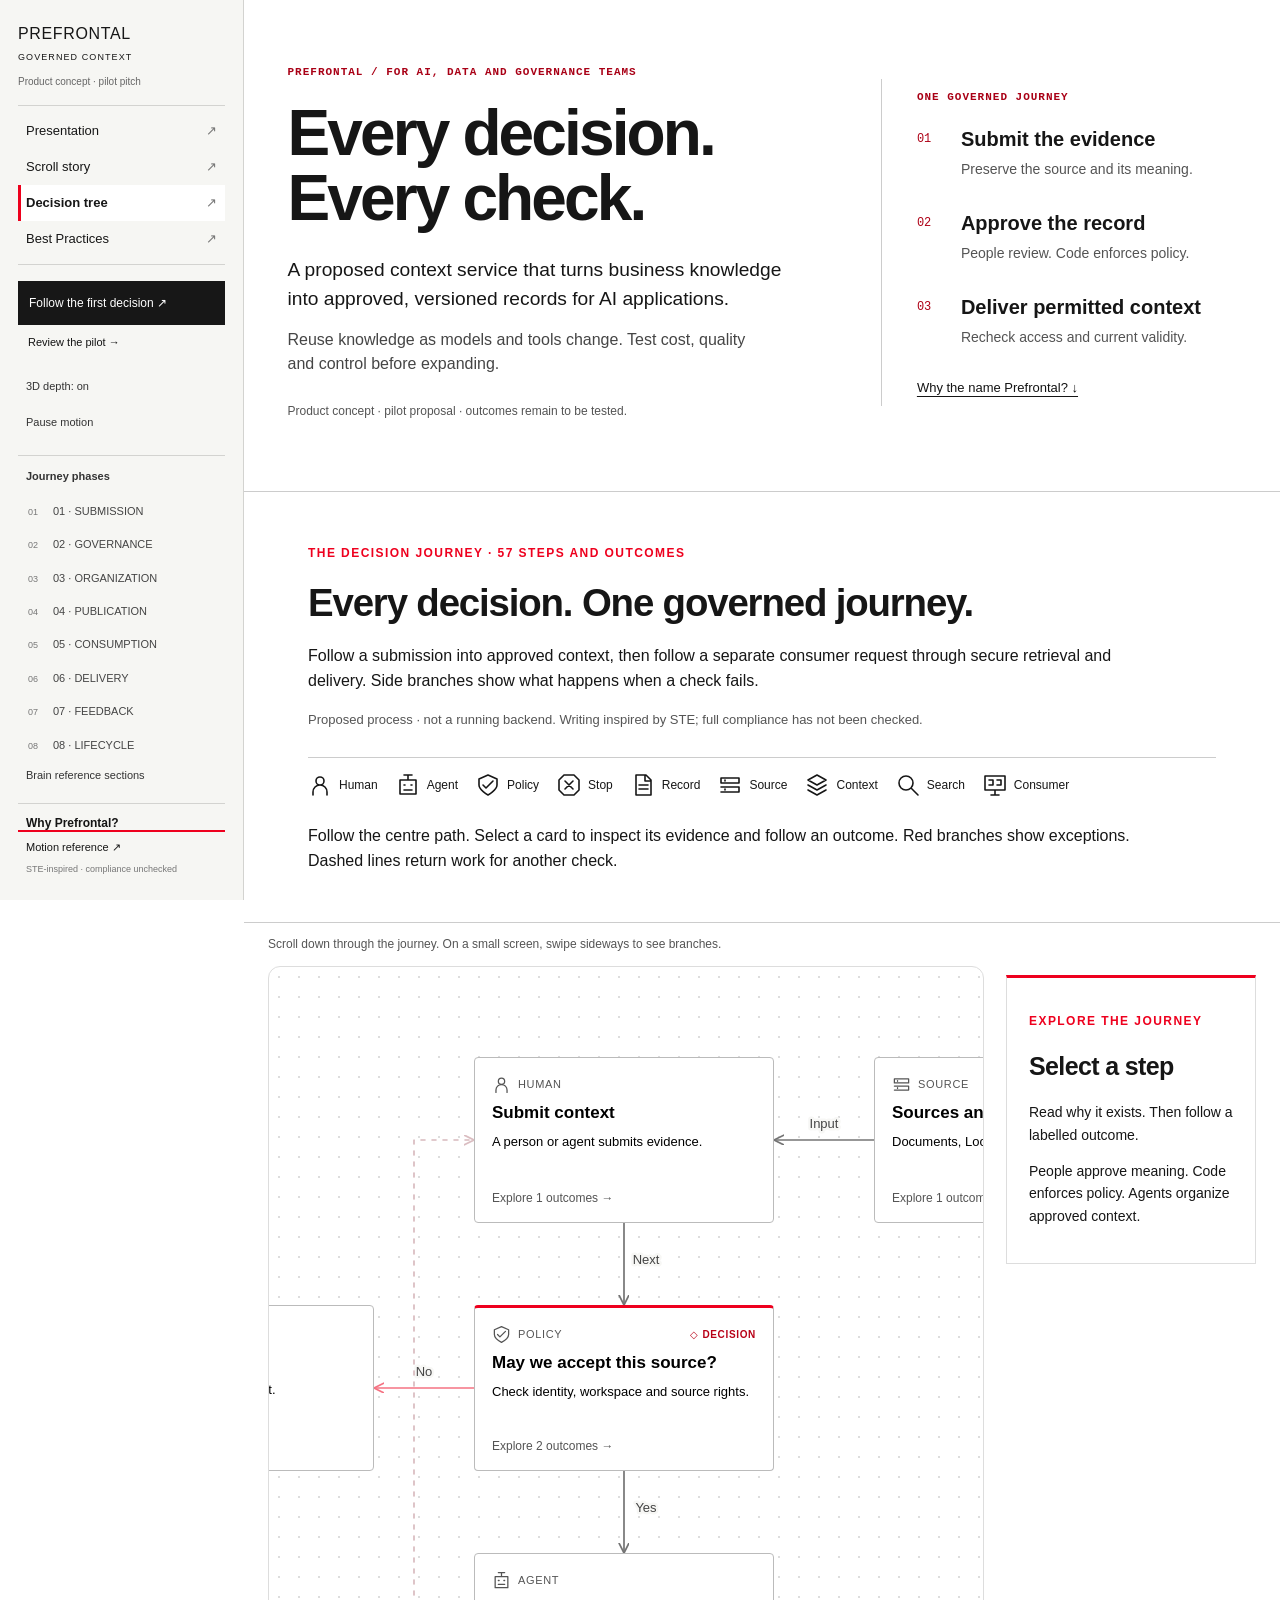
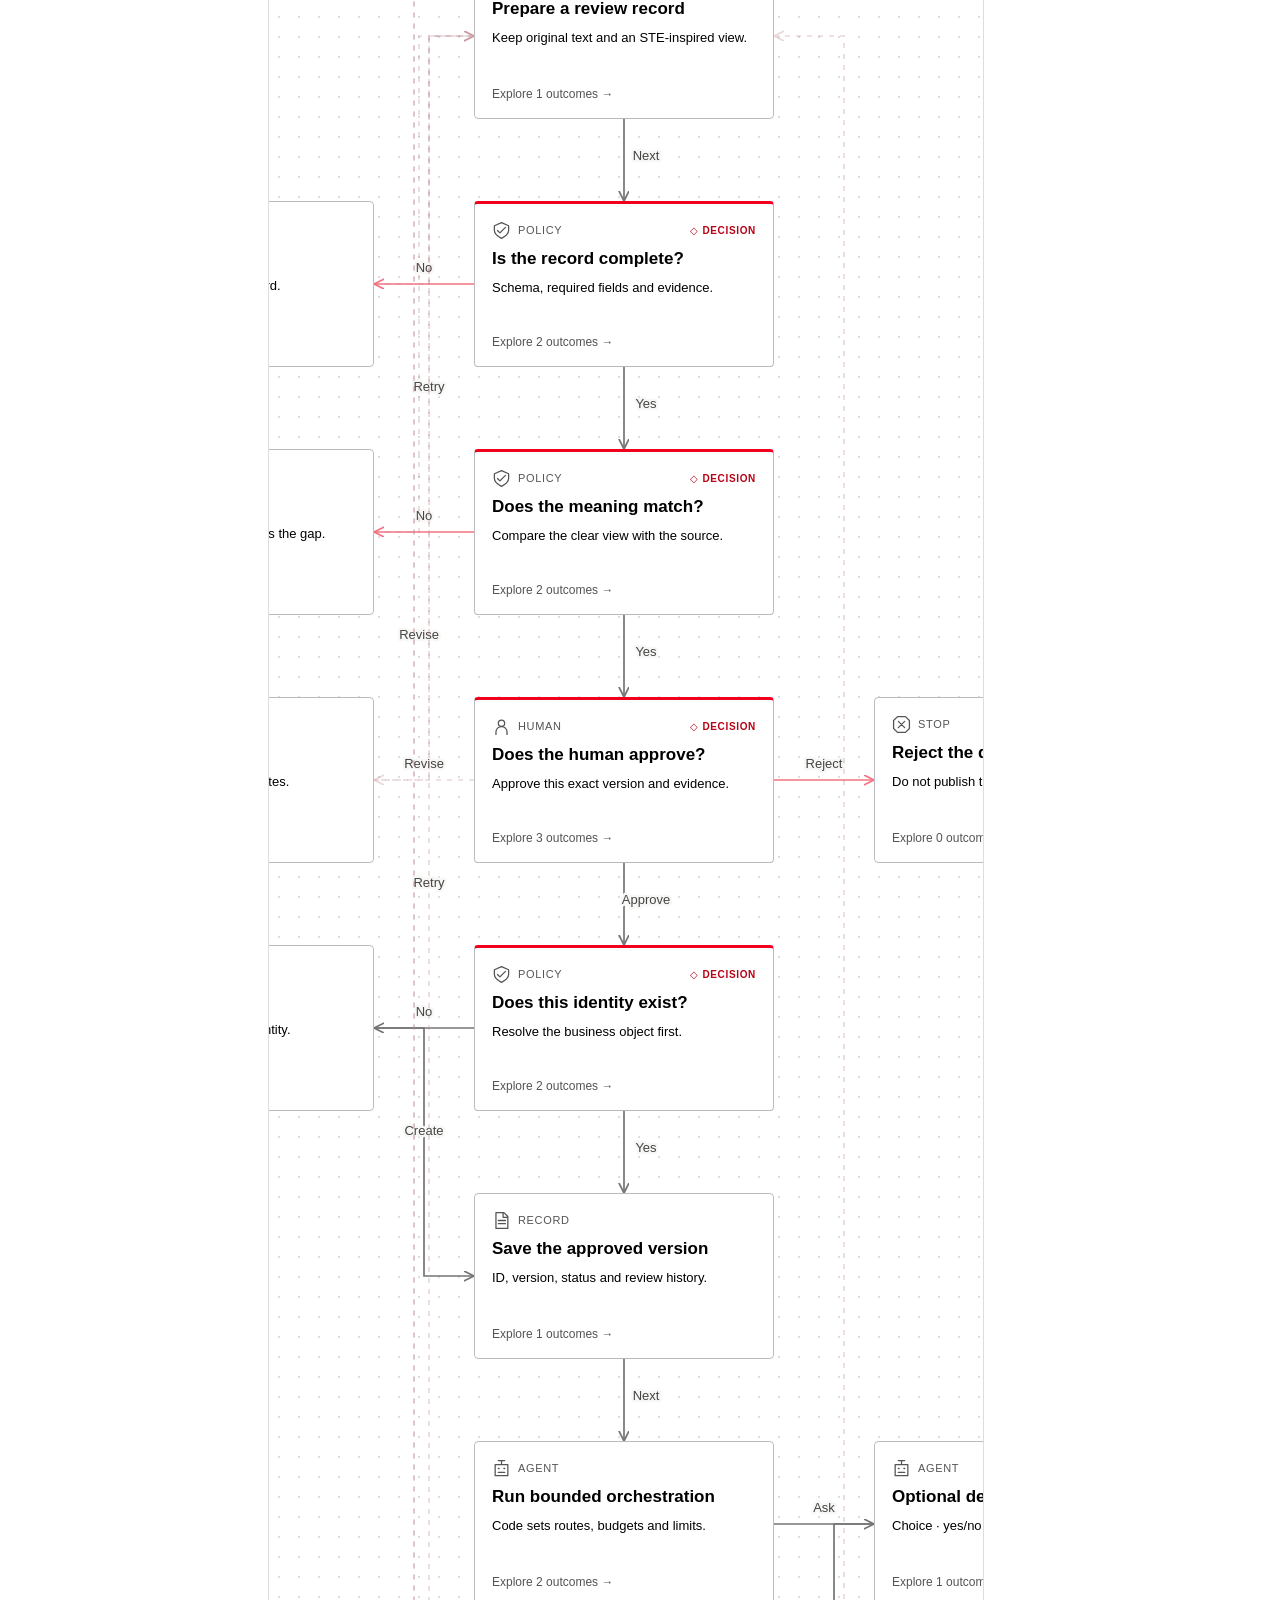
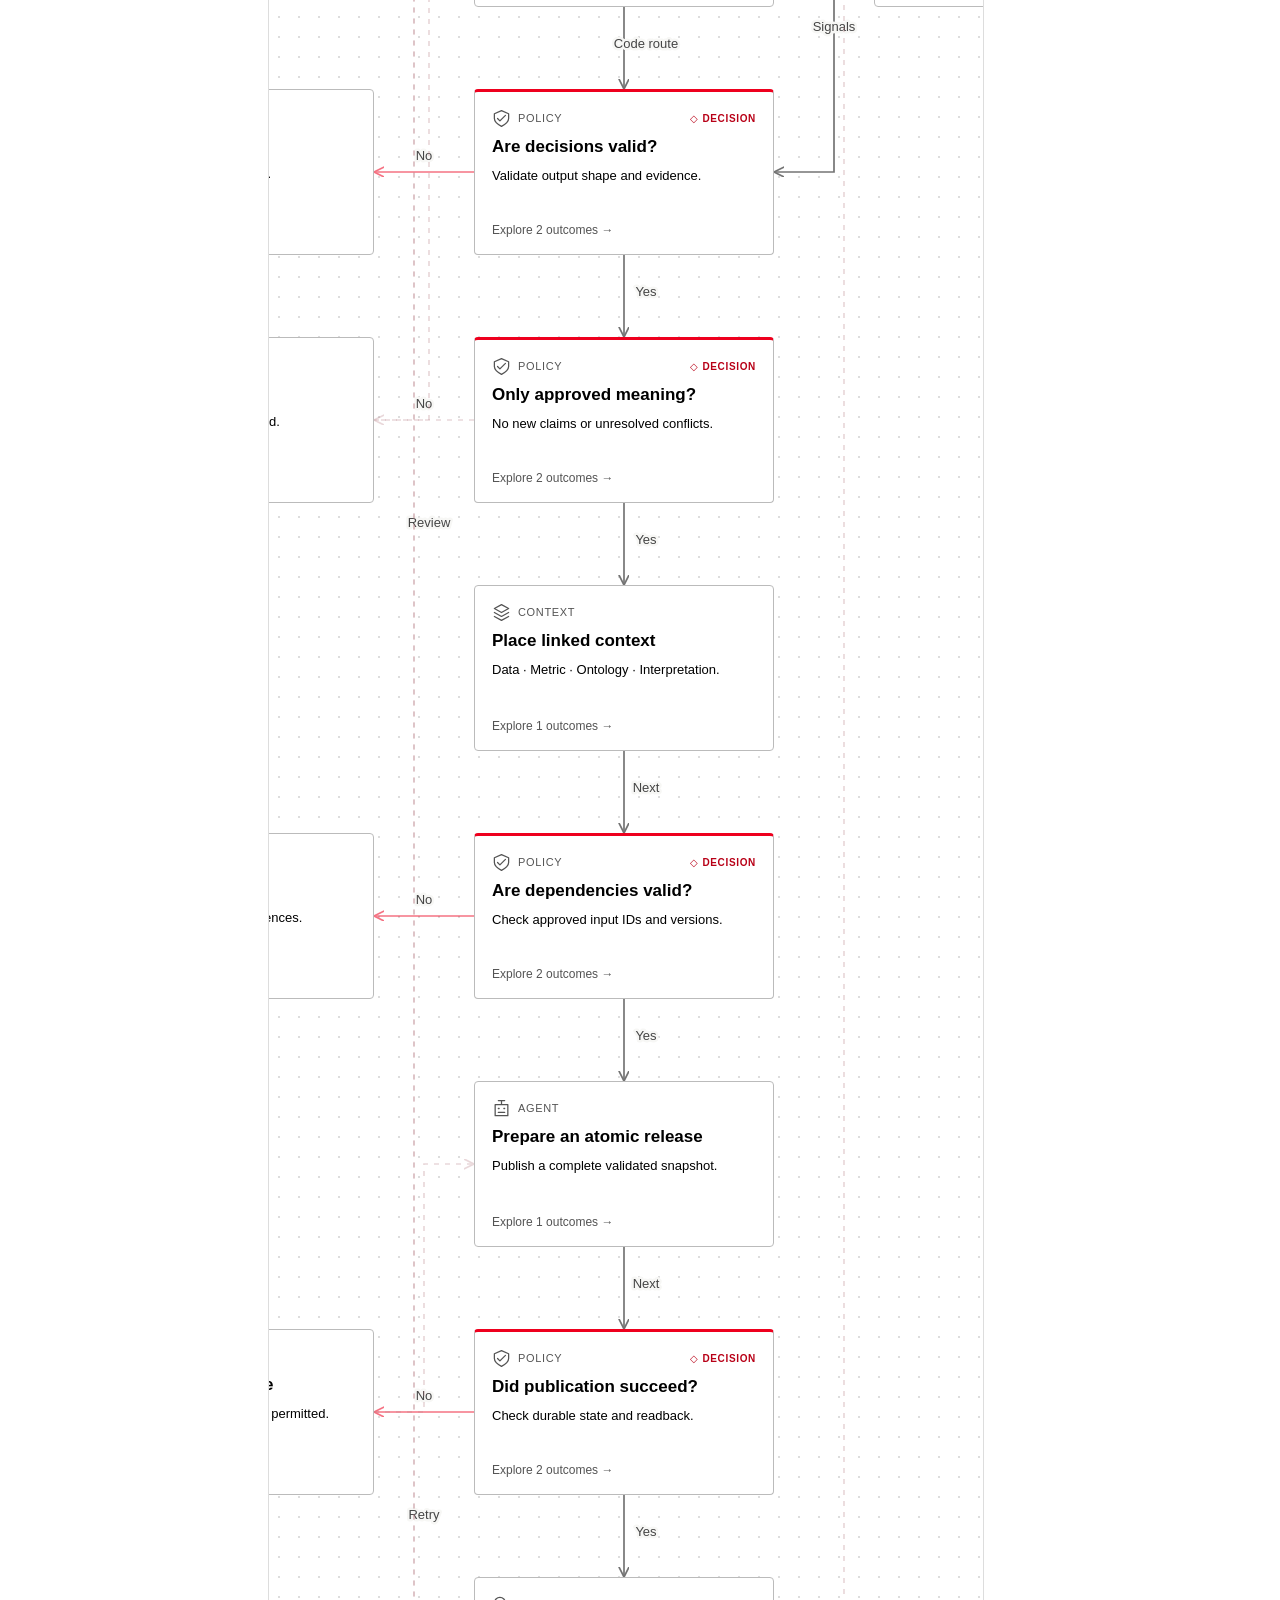
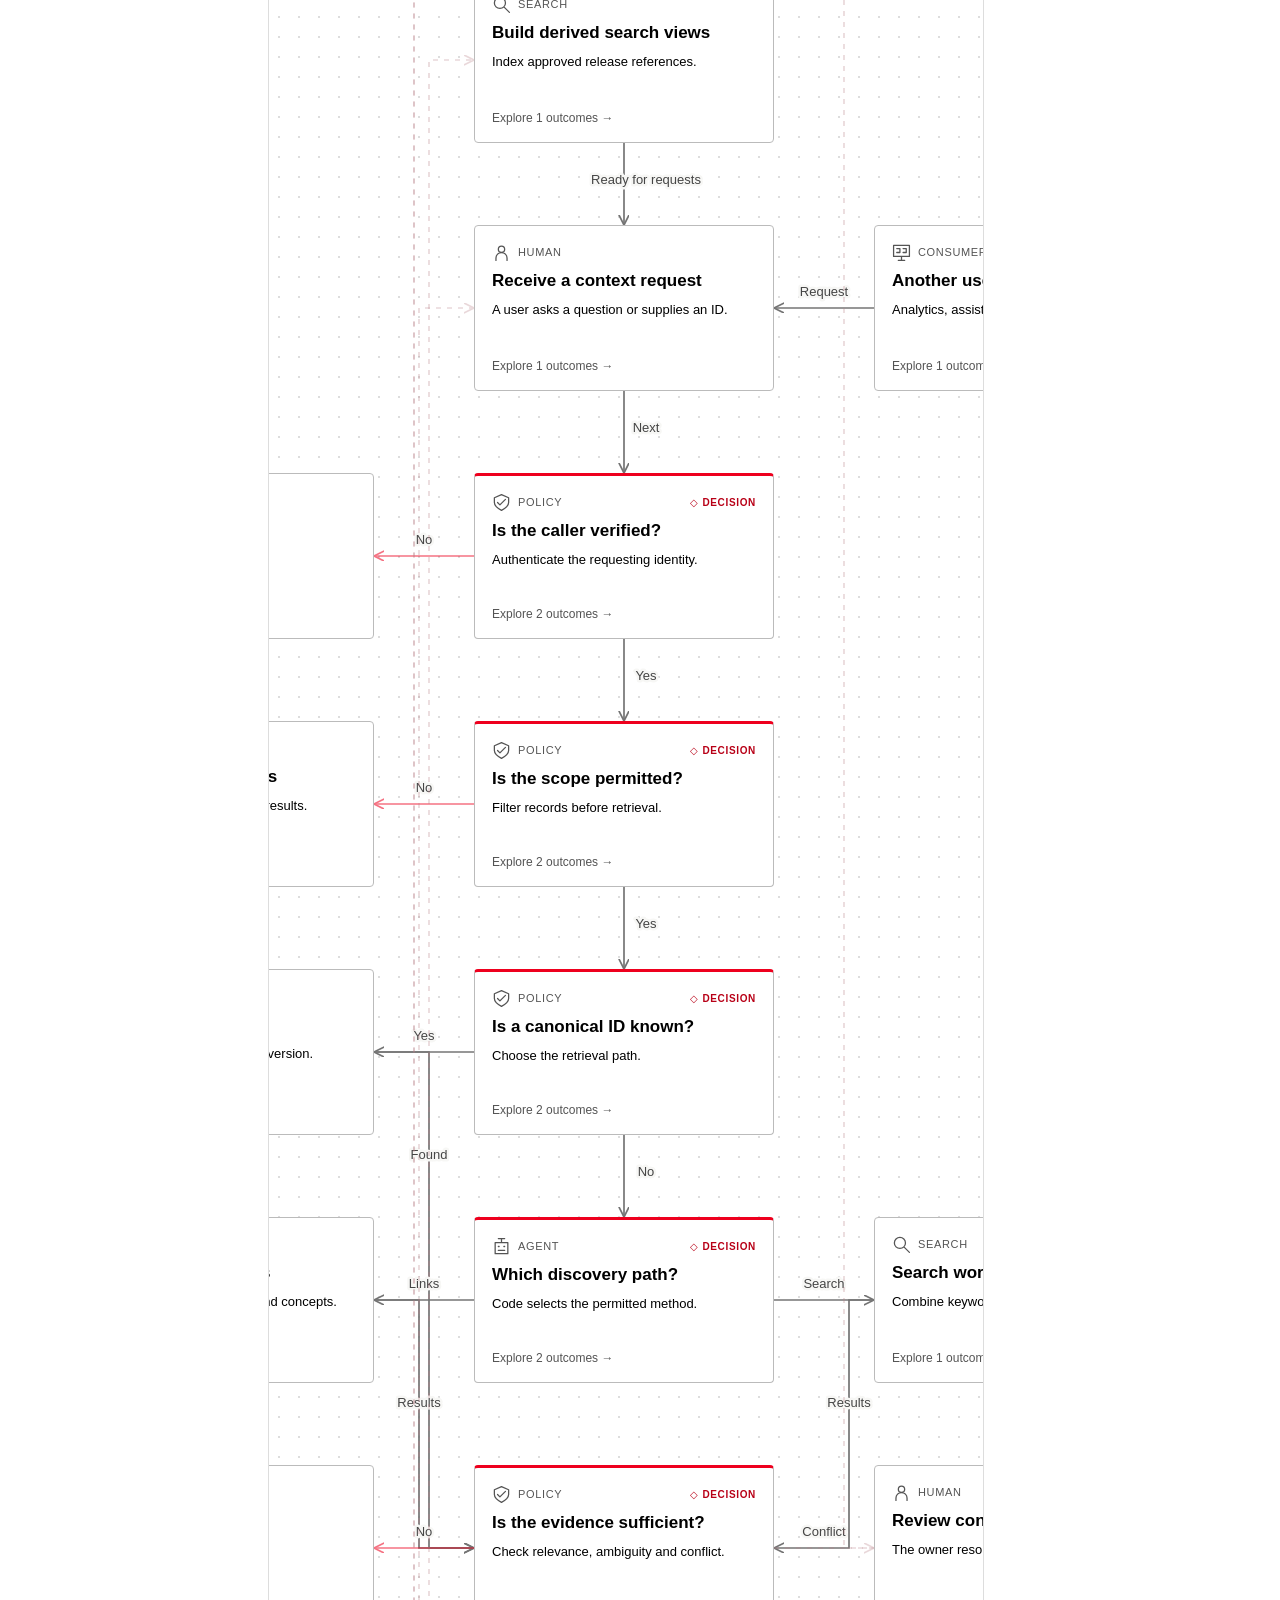
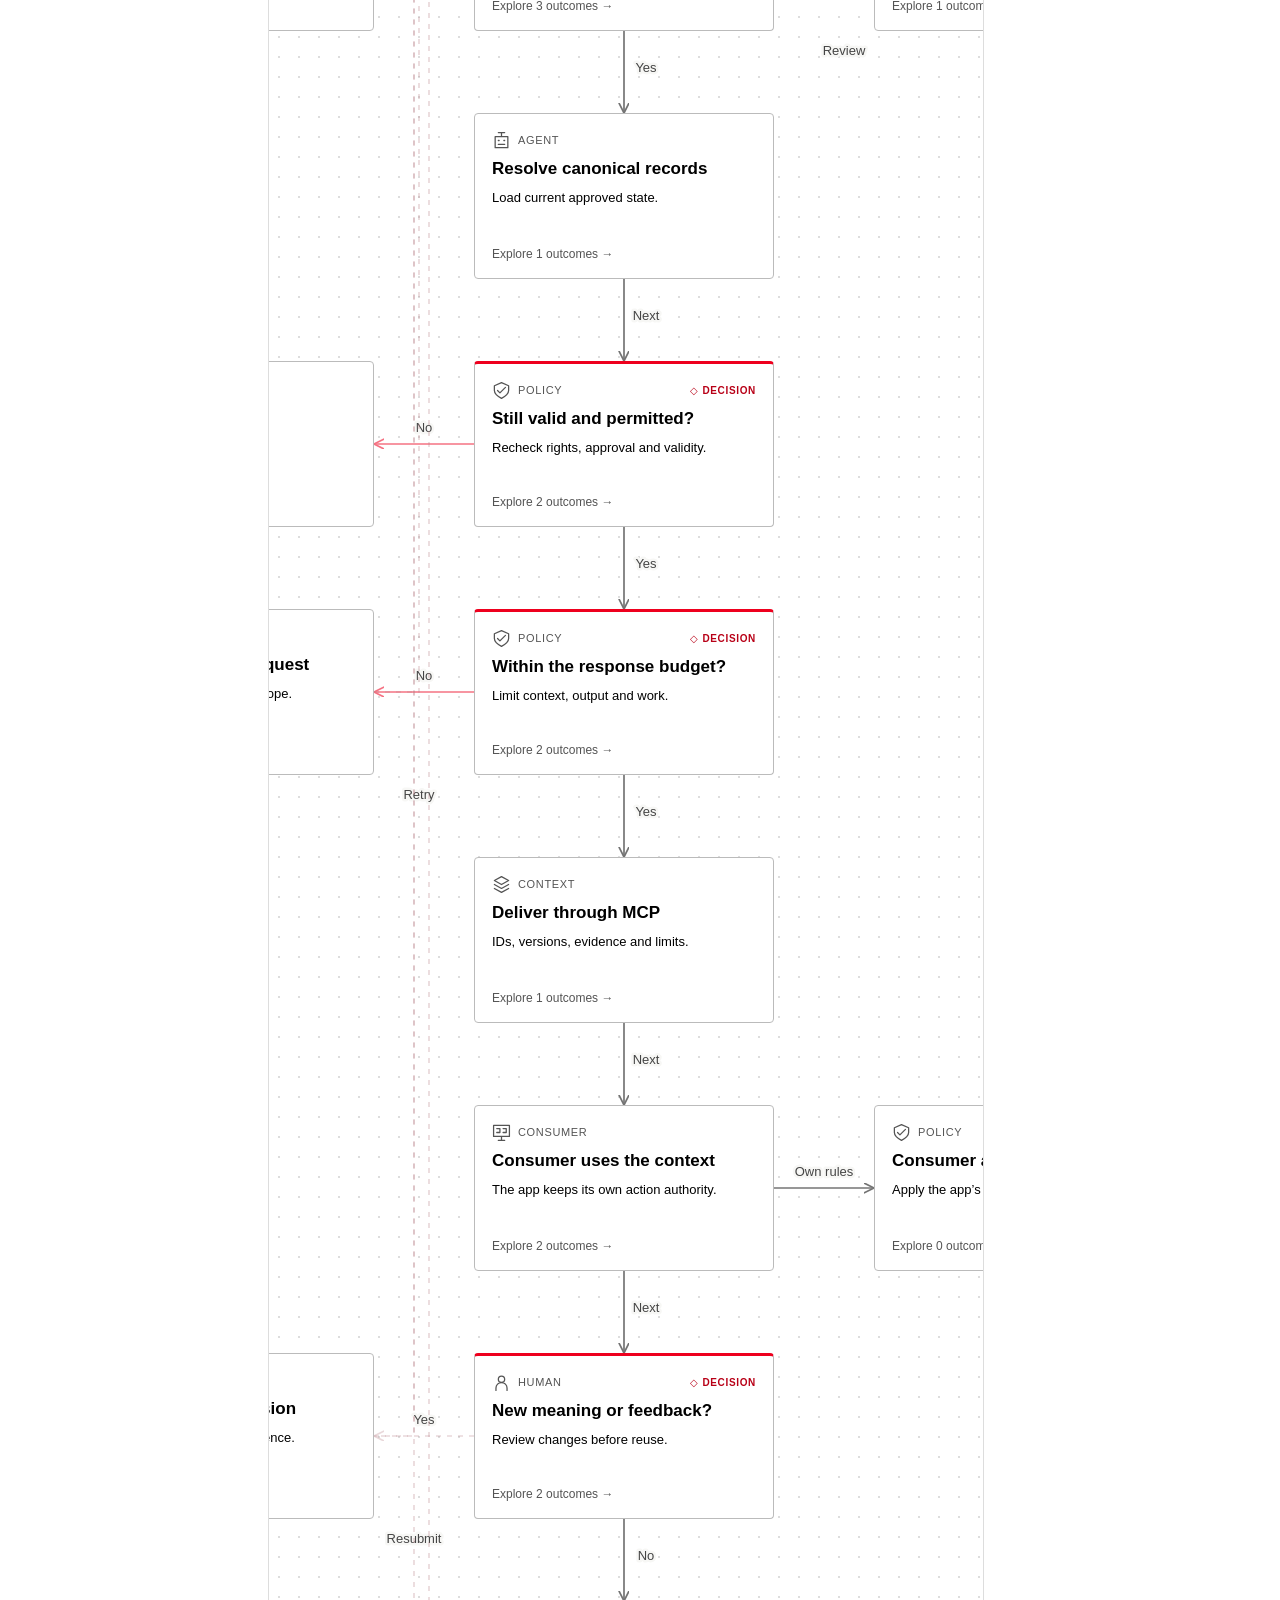
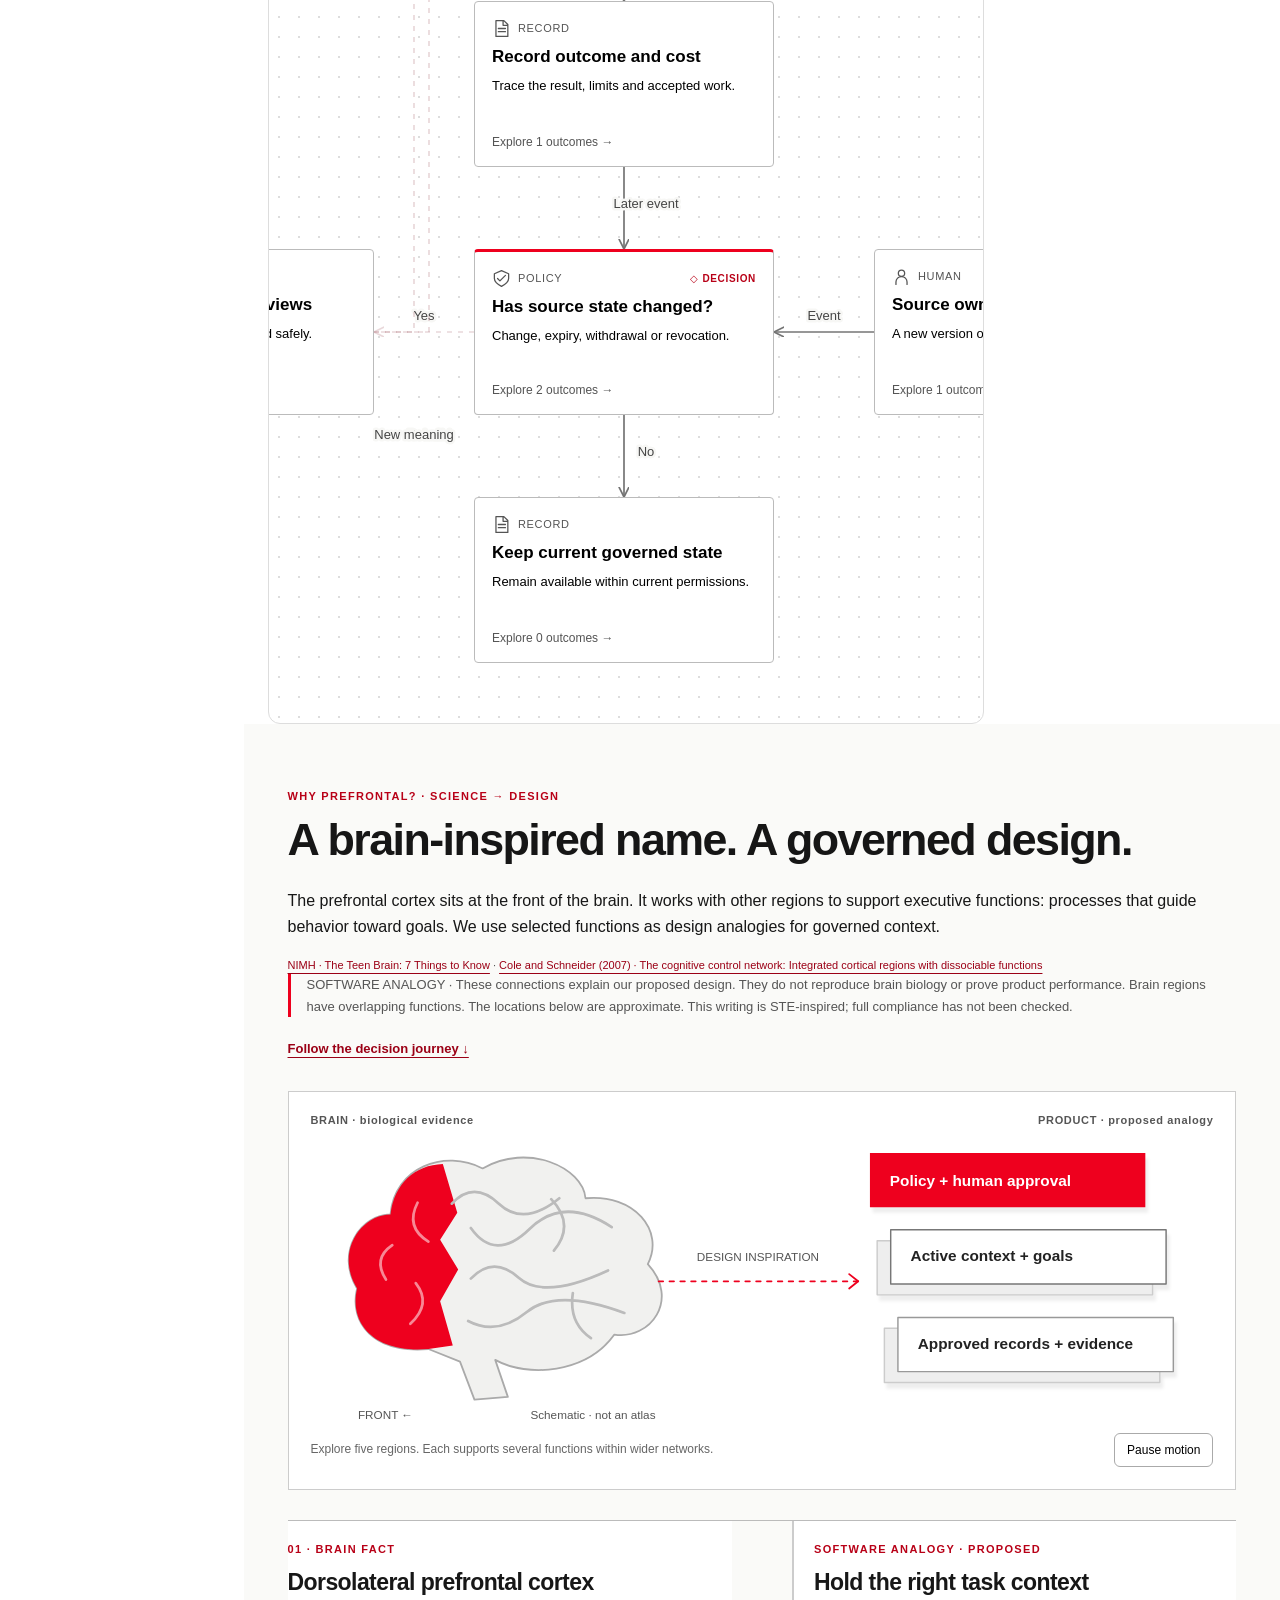
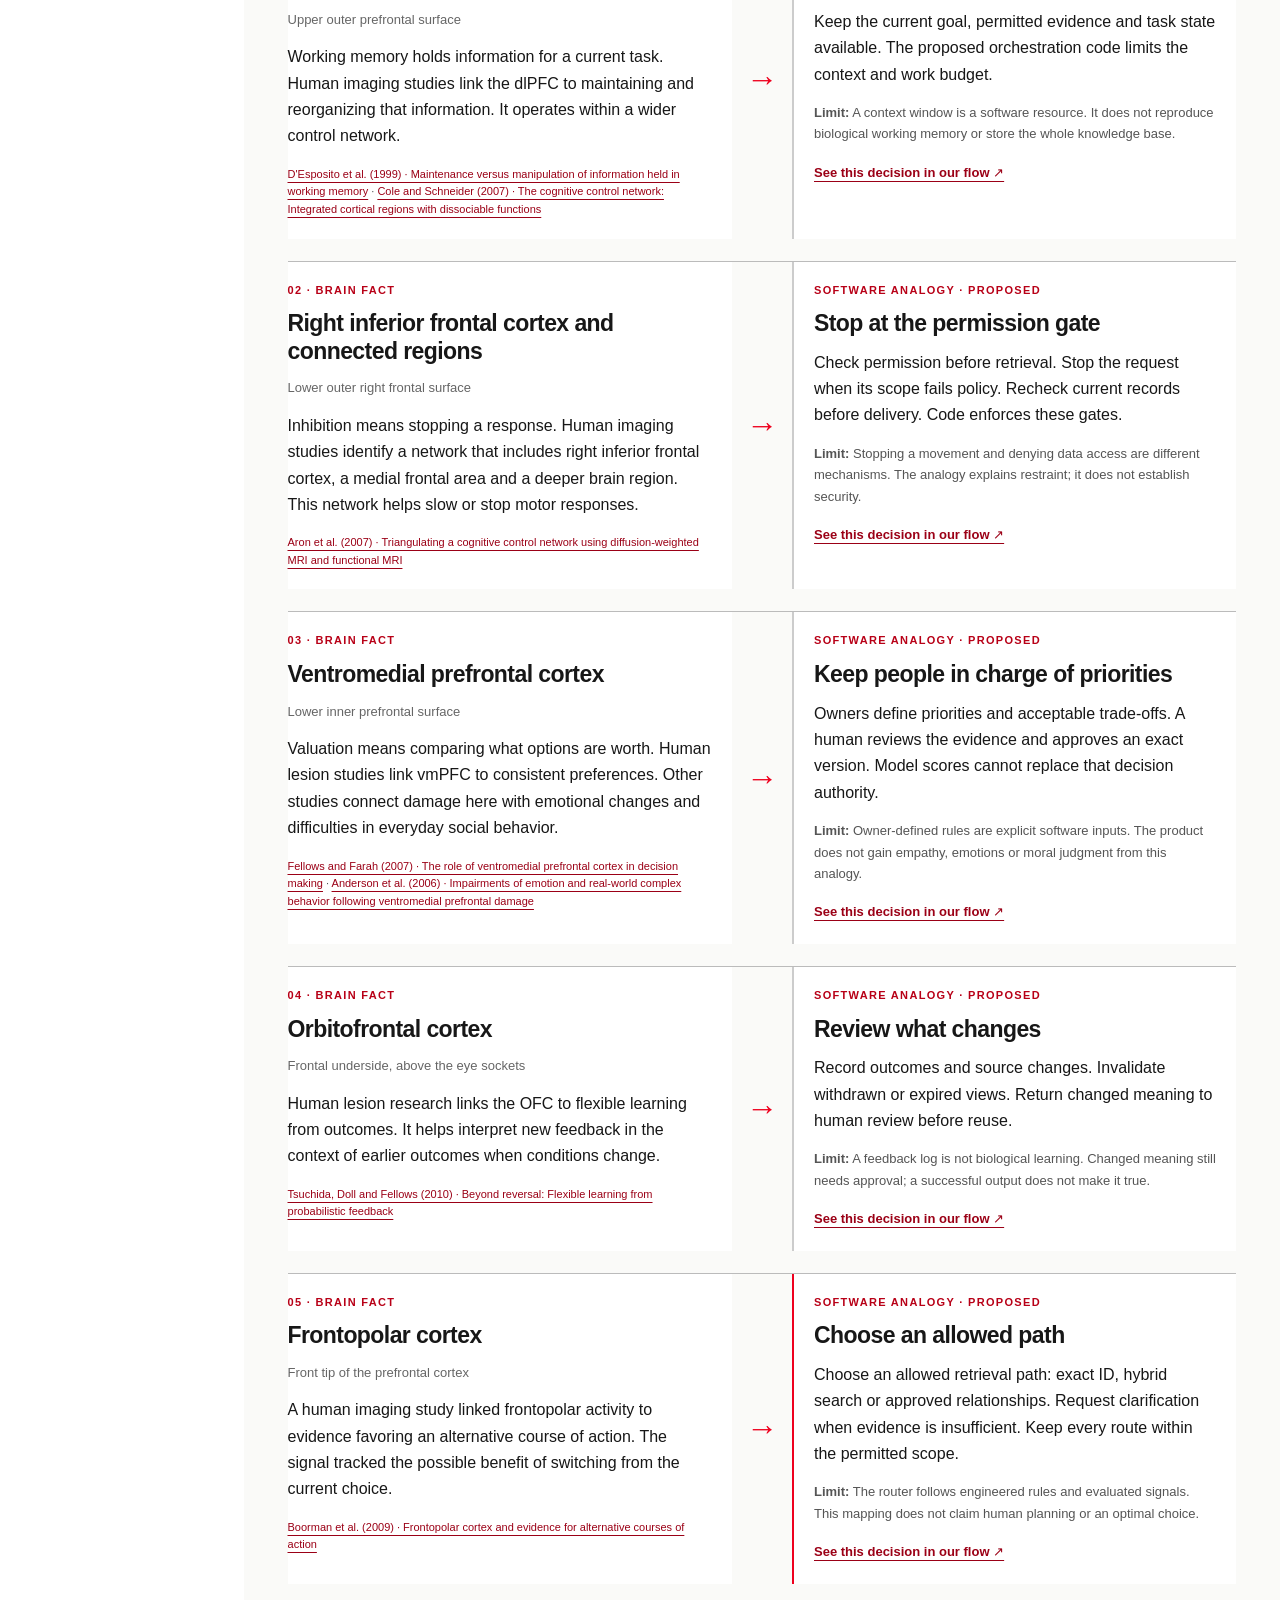
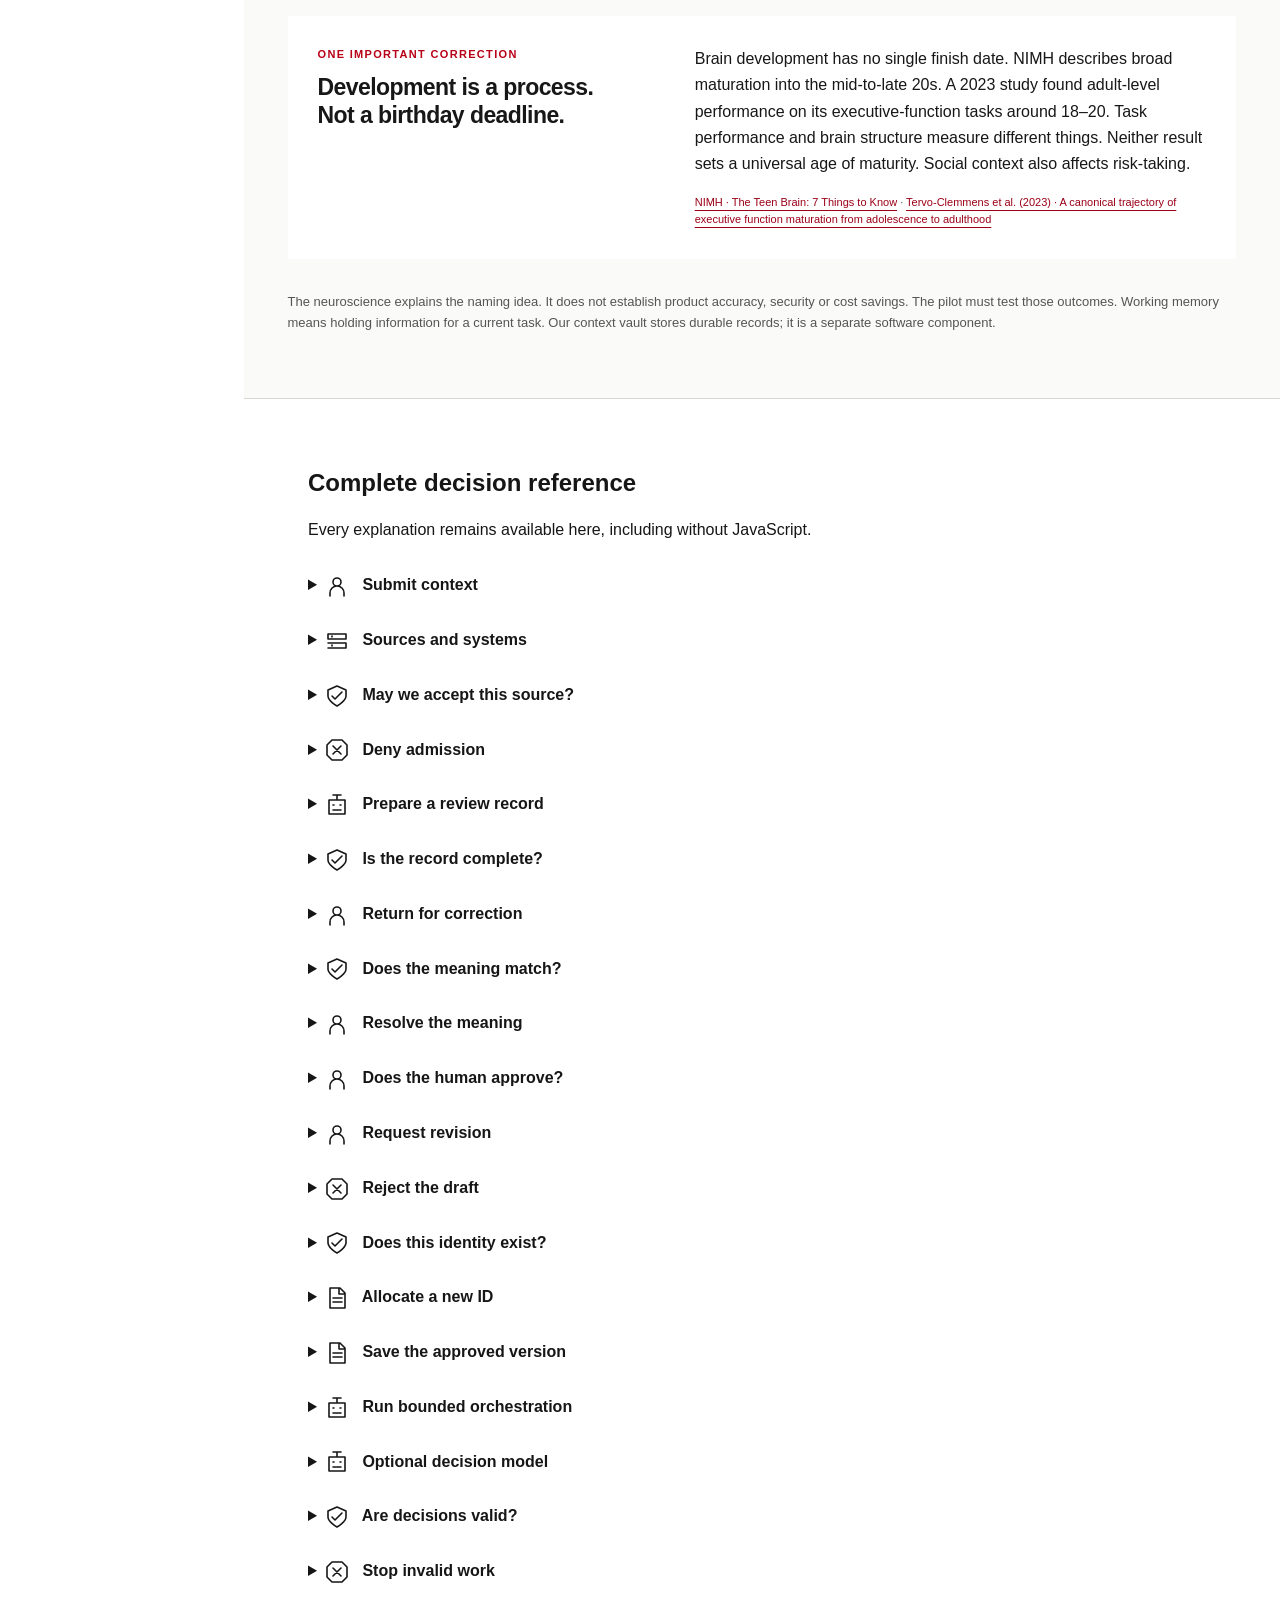
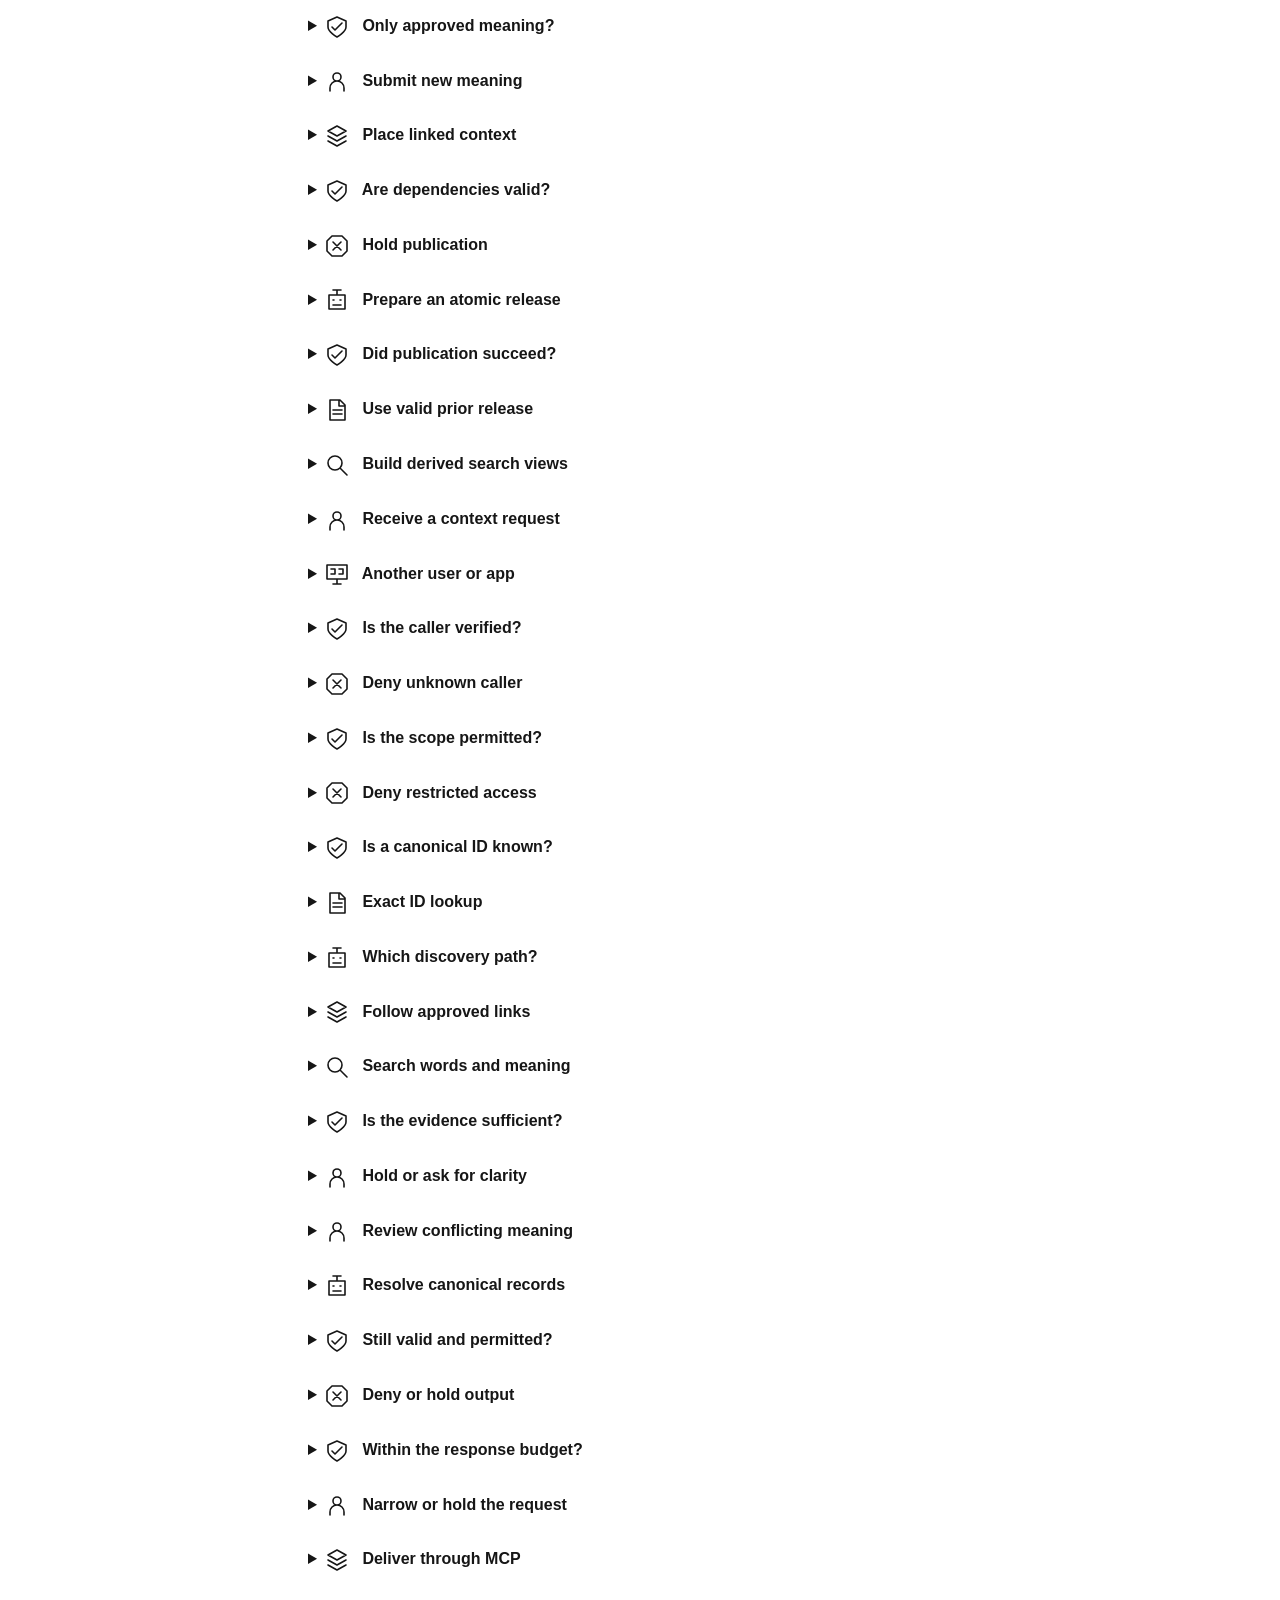
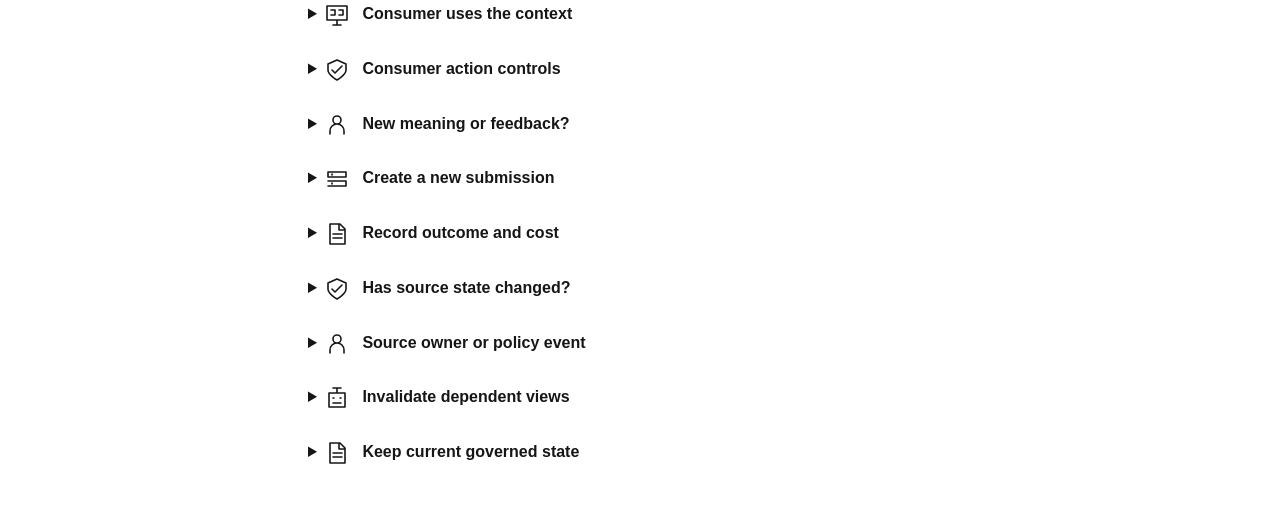
<file: decisions.html>
<!doctype html><html lang="en"><head><meta charset="utf-8"><meta name="viewport" content="width=device-width,initial-scale=1"><title>Prefrontal · Decision journey</title><style>:root{font-family:Arial,sans-serif;color:#161616;background:#f7f7f5;font-synthesis:none;--red:#ee001e}*{box-sizing:border-box}body{margin:0}a{color:inherit}button,a{touch-action:manipulation}button{font:inherit;cursor:pointer}header{display:flex;align-items:center;justify-content:space-between;gap:18px;padding:18px 3vw;border-bottom:1px solid #ccc;background:white;flex-wrap:wrap}.brand{font-weight:900;letter-spacing:.1em;text-decoration:none}.brand span{display:block;font-size:11px;font-weight:400;letter-spacing:.03em;margin-top:6px}nav{display:flex;gap:18px;flex-wrap:wrap}header nav a{font-size:14px;text-decoration:none;padding:8px 0}header nav [aria-current]{border-bottom:3px solid var(--red)}.controls{display:flex;gap:8px}.controls button{background:white;border:1px solid #bbb;border-radius:6px;padding:9px;font-size:13px}.intro{padding:60px 5vw 32px;max-width:1100px}.eyebrow{font-size:12px;font-weight:800;letter-spacing:.12em;color:var(--red)}h1{font-size:clamp(36px,5vw,68px);line-height:1.03;letter-spacing:-.05em;max-width:800px;margin:20px 0}p{line-height:1.6}.intro>p{max-width:840px}.status{font-size:13px;color:#555}.legend{display:flex;flex-wrap:wrap;gap:18px;margin:26px 0}.legend span{display:flex;align-items:center;gap:7px;text-transform:capitalize;font-size:12px}svg:not(.connections){width:24px;height:24px;fill:none;stroke:currentColor;stroke-width:1.6;stroke-linejoin:round;stroke-linecap:round;flex-shrink:0}.phases{position:sticky;top:0;z-index:10;background:#171717;color:white;padding:16px 3vw;gap:18px;box-shadow:0 5px 18px #0002}.phases a{font-size:11px;text-decoration:none;letter-spacing:.04em}.workspace{display:grid;grid-template-columns:minmax(0,1fr) 280px;gap:22px;padding:0 24px;align-items:start}.map-region{min-width:0}.pan-hint{font-size:12px;color:#555}.map-scroll{overflow-x:auto;overscroll-behavior-x:contain;border:1px solid #ddd;border-radius:12px;background:radial-gradient(#ddd 1px,transparent 1px) 0 0/20px 20px}.map{width:1200px;position:relative;isolation:isolate}.connections{position:absolute;inset:0;overflow:visible}.route path{fill:none;stroke:#aaa;stroke-width:1.7}.route text{font:11px Arial;fill:#555;paint-order:stroke;stroke:#f7f7f5;stroke-width:5px;stroke-linejoin:round}.route.deny path{stroke:#ee001e;opacity:.55}.route.return path{stroke:#b98088;stroke-dasharray:5 6;opacity:.3}.route.selected path{stroke:var(--red);stroke-width:3;opacity:1}.route.selected text{fill:#b80017;font-weight:700}.node{position:absolute;width:300px;height:166px;scroll-margin-top:140px;perspective:1000px}.node-button{display:flex;flex-direction:column;align-items:flex-start;gap:10px;width:100%;height:100%;padding:17px;background:#fff;border:1px solid #bbb;border-radius:12px;text-align:left;transform:rotateX(var(--tilt,0deg)) translateZ(var(--lift,0px));box-shadow:5px 7px 0 #e5e5e3,9px 14px 22px #0000000b;transform-origin:center;position:relative}.node-button:focus-visible{outline:3px solid #ee001e;outline-offset:5px}.node-role{display:flex;gap:7px;align-items:center;font-size:10px;text-transform:uppercase;letter-spacing:.07em;color:#555;width:100%}.node-role svg{width:19px;height:19px}.node-role b{margin-left:auto;color:#b80017;font-size:10px}.node strong{font-size:17px;line-height:1.1}.node-button>span:not(.node-role){font-size:13px;line-height:1.35}.node small{font-size:10px;color:#666;margin-top:auto}.decision .node-button{border-top:3px solid var(--red)}.node.active .node-button{outline:2px solid var(--red);background:#fff8f8}.phase-label{position:absolute;left:48px;font-size:13px;letter-spacing:.13em;margin:0;color:#b80017}aside{position:sticky;top:110px;background:white;border:1px solid #ddd;border-top:4px solid var(--red);border-radius:12px;padding:22px;margin-top:52px;max-height:calc(100vh - 130px);overflow:auto}aside h2{font-size:24px;letter-spacing:-.04em}aside p{font-size:14px}aside button{display:block;width:100%;text-align:left;padding:12px;border:1px solid #ddd;background:#fafafa;border-radius:6px;margin:8px 0;font-size:13px}aside button b{display:block;color:#b80017;margin-bottom:5px}.reference{padding:50px 5vw;max-width:1100px}.reference details{border-bottom:1px solid #ccc;padding:15px 0}.reference summary{cursor:pointer;font-weight:700}.reference svg{vertical-align:middle;margin-right:9px}.reference li{line-height:1.8}body.flat .node-button{transform:none!important}html{scroll-behavior:smooth}@media(max-width:1000px){.workspace{grid-template-columns:minmax(0,1fr);padding:0 12px}aside{position:fixed;bottom:12px;top:auto;right:12px;width:min(340px,calc(100vw - 24px));max-height:40vh;z-index:20;box-shadow:0 10px 50px #0003}aside:not(.has-selection){display:none}.phases{gap:12px;padding:12px}.node-button{transform:none!important}.intro{padding-top:32px}}@media(prefers-reduced-motion:reduce){html{scroll-behavior:auto}.node-button{transform:none!important}}@media print{header,.phases,.controls,aside,.map-region{display:none}.reference details{display:block}.reference details>*{display:block!important}.intro{padding-top:0}.reference{padding-top:0}html{scroll-behavior:auto}}

.flow-dot{display:none;fill:#ee001e}.route.selected .flow-dot{display:block}.paused .flow-dot,.flat .flow-dot{display:none!important}@media(prefers-reduced-motion:reduce){.flow-dot{display:none!important}}

/* Scoped: the brain analogy belongs to the two scrolling views. */
.cortex-section{font:16px/1.6 Arial,sans-serif;color:#171717;background:#fafaf8;padding:60px clamp(20px,5vw,84px);border-bottom:1px solid #d6d6d2;scroll-margin-top:90px}.cortex-section *{box-sizing:border-box}.cortex-heading{max-width:1020px;margin:0 auto 35px}.cortex-section .cortex-kicker{font:700 11px/1.5 Arial,sans-serif;letter-spacing:.12em;color:#b80017;margin:0 0 12px}.cortex-section h2{font:700 clamp(34px,4.4vw,66px)/1.06 Arial,sans-serif;letter-spacing:-.04em;color:#161616;margin:0 0 24px}.cortex-section h3{font:700 23px/1.2 Arial,sans-serif;letter-spacing:-.025em;margin:0 0 12px}.cortex-section p{margin:0 0 14px;line-height:1.65}.cortex-section a{color:#9b0016;text-underline-offset:4px}.cortex-boundary{font-size:13px;color:#555;border-left:3px solid #ee001e;padding-left:16px}.cortex-continue{display:inline-block;font-weight:700;font-size:13px;margin-top:8px}.cortex-stage{max-width:1120px;margin:0 auto;padding:22px;background:white;border:1px solid #ccc;border-radius:16px;box-shadow:8px 10px 0 #e8e8e5;perspective:1200px}.cortex-stage-labels{display:flex;justify-content:space-between;gap:12px;font:700 11px Arial,sans-serif;letter-spacing:.06em;color:#555}.cortex-section .cortex-diagram{display:block;width:100%;height:auto;fill:none;stroke:none;transform:rotateX(var(--cortex-tilt,0deg));transform-origin:center;max-height:none}.cortex-diagram text{font:13px Arial,sans-serif;fill:#555;stroke:none}.cortex-diagram .cortex-stack text{font-weight:700;font-size:17px;fill:#222}.cortex-diagram .cortex-stack text[fill=white]{fill:white}.cortex-diagram .cortex-stack{filter:drop-shadow(3px 6px 2px #0001)}.cortex-stage-footer{display:flex;align-items:center;justify-content:space-between;gap:20px}.cortex-stage-footer p{font-size:12px;color:#666;margin:0}.cortex-motion{font:12px Arial,sans-serif;white-space:nowrap;padding:9px 12px;border:1px solid #aaa;background:white;border-radius:6px;cursor:pointer}.cortex-tabs{max-width:1120px;margin:30px auto 0;display:grid;grid-template-columns:repeat(5,minmax(0,1fr));gap:8px}.cortex-tabs a{display:block;text-decoration:none;padding:15px;background:white;border:1px solid #ccc;border-radius:8px;color:#222;font-size:13px;font-weight:700}.cortex-tabs span{display:block;color:#b80017;font:12px monospace;margin-bottom:6px}.cortex-tabs a[aria-current]{border-color:#ee001e;background:#fff4f5}.cortex-mappings{max-width:1120px;margin:30px auto}.cortex-mapping{display:grid;grid-template-columns:minmax(0,1fr) 60px minmax(0,1fr);align-items:stretch;scroll-margin-top:110px;margin:0 0 22px}.cortex-fact,.cortex-analogy{background:white;border:1px solid #ccc;border-radius:12px;padding:26px;min-width:0}.cortex-mapping.is-selected .cortex-analogy{border-color:#ee001e;box-shadow:5px 6px 0 #ee001e15}.cortex-location{font-size:13px;color:#666}.cortex-connect{align-self:center;text-align:center;font-size:32px;color:#ee001e}.cortex-section .cortex-citations{font-size:11px;color:#555;line-height:1.6;margin:16px 0 0;overflow-wrap:anywhere}.cortex-limit{font-size:13px;color:#555}.cortex-node-link{font-size:13px;font-weight:700}.cortex-development{display:grid;grid-template-columns:1fr 1.5fr;gap:36px;max-width:1120px;margin:32px auto;padding:30px;background:#efefec;border-radius:12px}.cortex-endnote{max-width:1120px;margin:0 auto!important;font-size:13px;color:#555}.cortex-section button:focus-visible,.cortex-section a:focus-visible{outline:3px solid #ee001e;outline-offset:4px}.cortex-stage[data-local-paused=true] .cortex-packet{display:none}.cortex-stage[data-playing=false] .cortex-diagram,body.flat .cortex-diagram,body[data-depth=off] .cortex-diagram{transform:none!important}.cortex-stage[data-playing=false] .cortex-packet{display:none}.cortex-static-copy{display:none}.no-js .cortex-live-copy{display:none}.no-js .cortex-static-copy{display:block}.no-js .cortex-motion{display:none}.cortex-section .cortex-packet{pointer-events:none}@media(max-width:700px){.cortex-section{padding:32px 18px}.cortex-tabs{grid-template-columns:repeat(2,minmax(0,1fr))}.cortex-tabs a:last-child{grid-column:1/-1}.cortex-mapping{grid-template-columns:minmax(0,1fr)}.cortex-connect{transform:rotate(90deg);padding:3px}.cortex-development{grid-template-columns:1fr;gap:15px;padding:24px}.cortex-stage{padding:12px}.cortex-stage-labels{font-size:8px}.cortex-stage-footer{display:block}.cortex-motion{margin-top:10px}.cortex-section .cortex-diagram{transform:none!important}.cortex-fact,.cortex-analogy{padding:22px}.cortex-stage svg text{font-size:14px}.cortex-stage svg .cortex-stack text{font-size:18px}}@media(prefers-reduced-motion:reduce){.cortex-section .cortex-diagram{transform:none!important}.cortex-packet{display:none}.cortex-motion{display:none}}@media print{.cortex-section{padding:20px;background:white}.cortex-motion{display:none}.cortex-mapping{break-inside:avoid}.cortex-section .cortex-diagram{transform:none}.cortex-packet{display:none}}

.cortex-nav-link{font:700 11px Arial,sans-serif;color:#171717;text-decoration:none;border-bottom:2px solid #ee001e;padding:7px 2px;white-space:nowrap}

.no-js body[data-presentation="story"] .main-shell > .cortex-section{display:none!important}

/* An editorial hierarchy: product first, mechanisms second, evidence always reachable. */
@media screen {
  :root { --page-space:clamp(22px,3.4vw,56px); --reading-width:66ch; }
  body { background:#fff; }
  .topbar { background:#fff; backdrop-filter:none; }
  .tools { gap:10px; }
  .tools button,.view-switch,.suite-tabs button,.topic-strip button,.topic-strip span { border-radius:3px; }
  .view-switch { padding:2px; background:#eee; }
  .tools .view-switch button { border:0; }
  .presentation-format,.decision-format,.cortex-nav-link { font:700 12px Arial,sans-serif; color:#141414; text-decoration:none; padding:10px 0; }
  .presentation-options { position:relative; font-size:12px; }
  .presentation-options>summary { cursor:pointer; padding:10px; min-height:44px; display:flex;align-items:center; }
  .presentation-options[open]>.option-panel { position:absolute;right:0;top:44px;z-index:100;background:white;border:1px solid #ccc;padding:12px;display:grid;gap:8px;min-width:150px;box-shadow:0 12px 24px #0001; }
  .rail { background:#141414; }
  .rail-caption { color:#c5c5c5; }
  .nav-item { border-radius:0; border-left:2px solid transparent; line-height:1.35; }
  .nav-item[aria-current] { border-left-color:#ee001e; background:#ffffff12; }
  .nav-index { color:#aaa; }
  .slide { padding-left:var(--page-space);padding-right:var(--page-space); }
  .slide>.lead { max-width:var(--reading-width);line-height:1.5;color:#454545; }
  .slide>.eyebrow { letter-spacing:.12em;font:700 11px/1.5 monospace;color:#a90016; }
  .slide>h1,.slide>h2 { letter-spacing:-.035em;line-height:1.08; }
  .type-cover>h1 { font-size:clamp(38px,4.1vw,62px);max-width:18ch; }
  .product-audience { font:700 11px/1.5 monospace;letter-spacing:.045em;color:#545454;margin:8px 0; }
  .product-actions { display:flex;align-items:center;flex-wrap:wrap;gap:14px 24px;margin:22px 0 25px; }
  .product-actions a { min-height:46px;display:inline-flex;gap:22px;align-items:center;font:700 14px/1.3 Arial,sans-serif;text-decoration:none; }
  .primary-action { background:#ee001e;color:#fff;padding:14px 20px;border:1px solid #ee001e; }
  .primary-action:hover { background:#b70017;border-color:#b70017; }
  .secondary-action { color:#141414;border-bottom:1px solid #141414;padding:10px 0; }
  .primary-action:focus-visible { outline:3px solid #141414;outline-offset:4px; }
  .pitch-signals { gap:0;border-top:1px solid #aaa;border-bottom:1px solid #ddd; }
  .pitch-signals .pitch-signal { border:0;border-right:1px solid #ddd;border-radius:0;background:none;box-shadow:none;padding:16px 20px; }
  .pitch-signals .pitch-signal:first-child { padding-left:0; }
  .pitch-signals .pitch-signal:last-child { border-right:0; }
  .pitch-signal h3 { color:#141414;font-size:14px;margin-bottom:7px; }
  .pitch-signal p { font-size:13px;line-height:1.5;color:#454545; }
  .cortex-intro-reference { margin:4px 0 6px;border-top:2px solid #141414; }
  .cortex-intro-reference .pitch-signals { border-top:0;margin:0!important; }
  .cortex-intro-reference .pitch-signal:first-child h3 { color:#a90016; }
  .has-cortex-reference .cortex-intro-reference .pitch-signal { padding-top:6px;padding-bottom:6px; }
  .cortex-intro-sources { display:flex;flex-wrap:wrap;gap:4px 10px;font:11px/1.5 Arial,sans-serif;color:#545454;margin:2px 0 0; }
  .cortex-intro-sources a { color:#545454;text-underline-offset:3px; }
  .cortex-intro-detail { margin-left:auto; }
  .item,.source-card,.developer-topic,.presenter-detail,.agent-role-strip { border-radius:0;box-shadow:none;background:#fff; }
  .source-grid { gap:0 28px; }
  .source-card { border:0;border-top:1px solid #bbb;padding:20px 0; }
  .source-card a { line-height:1.4; }
  .developer-topic { border-width:1px 0 0; }
  .developer-topic>summary { padding:18px 0;line-height:1.45; }
  .developer-section { padding-left:0;padding-right:0; }
  .developer-section .item { border:0;border-top:1px solid #ddd;padding:16px 0; }
  .topic-strip { align-items:center;gap:8px 16px; }
  .topic-strip button,.topic-strip span { background:none;border-width:0 0 1px;border-color:#bbb;border-radius:0;padding:10px 0;text-align:left;line-height:1.4; }
  .agent-role-strip { border-width:0 0 0 3px;background:#f7f7f7;border-color:#ee001e; }
  .provenance,.slide-note { line-height:1.5;color:#545454; }
  .mechanism-figure { border-radius:0;box-shadow:none; }
  .stage-caption { border-top:1px solid #bbb; }
  .diagram-pan-hint { display:none; }
  .product-intro { max-width:1480px;margin:auto;padding:64px var(--page-space) 70px;display:grid;grid-template-columns:minmax(0,1.2fr) minmax(320px,.8fr);gap:60px;border-bottom:1px solid #ccc; }
  .product-kicker,.route-kicker { font:700 11px/1.5 monospace;letter-spacing:.09em;margin:0 0 20px;color:#a90016; }
  .product-intro h1 { font-size:clamp(44px,5vw,74px);line-height:1.02;letter-spacing:-.045em;margin:0 0 25px; }
  .product-definition { font-size:clamp(17px,1.5vw,21px);line-height:1.5;max-width:49ch;margin:0 0 14px; }
  .product-reason { font-size:16px;line-height:1.5;color:#454545;max-width:53ch;margin:0; }
  .product-status-line { color:#545454;font-size:12px;margin:16px 0 0; }
  .product-route { align-self:center;border-left:1px solid #ccc;padding:10px 0 10px 35px; }
  .product-route ol { list-style:none;padding:0;margin:0; }
  .product-route li { display:flex;gap:20px;position:relative;padding:0 0 30px; }
  .product-route li>span { color:#ae0016;font:12px monospace;line-height:26px;min-width:24px; }
  .product-route li strong { font-size:20px;line-height:1.3; }
  .product-route li p { font-size:14px;line-height:1.5;color:#545454;margin:7px 0 0; }
  .route-reference { font-size:13px;color:#141414;text-underline-offset:4px; }
  body[data-presentation="story"] .topbar { backdrop-filter:none;background:#fff; }
  body[data-presentation="story"] .story-chapter { padding-top:64px;padding-bottom:70px; }
  body[data-presentation="story"] .story-chapter:before { background:#ccc;top:72px;bottom:0; }
  body[data-presentation="story"] .story-chapter>h1,body[data-presentation="story"] .story-chapter>h2 { font-size:clamp(34px,3.4vw,54px);max-width:27ch; }
  body[data-presentation="story"] .story-chapter>.lead { font-size:19px;max-width:68ch;margin-bottom:30px; }
  body[data-presentation="story"] .story-sticky { border:0;border-top:2px solid #141414;border-radius:0;padding:14px 0;box-shadow:none; }
  .story-focus-guide { border-radius:0;background:none;border-bottom:1px solid #ccc;padding-left:0;padding-right:0; }
  .story-depth-stage,.story-depth-stage:before,.story-depth-stage:after { border-radius:3px; }
  .story-depth-stage:before,.story-depth-stage:after { background:#f4f4f4;box-shadow:none; }
  .story-step { padding-top:35px;min-height:39vh; }
  .story-step h3 { font-size:22px;line-height:1.25; }
  .story-step p { line-height:1.6;color:#454545; }
  .cortex-stage,.cortex-analogy,.cortex-development { border-radius:0;box-shadow:none;background:#fff; }
  .cortex-heading { max-width:1000px; }
  .cortex-section { max-width:1480px;margin:auto;padding:64px var(--page-space); }
  .cortex-section .cortex-heading { margin:0;max-width:1000px; }
  .cortex-section .cortex-stage { margin:30px 0; }
  .cortex-section :is(.cortex-tabs,.cortex-mappings,.cortex-development,.cortex-endnote) { margin-left:0!important;margin-right:0!important; }
  .cortex-section .cortex-fact { border:0;border-radius:0;padding-left:0; }
  .cortex-mapping.is-selected .cortex-analogy { box-shadow:none; }
  .cortex-diagram [fill^="url"] { fill:#ee001e; }
  .cortex-heading h2 { font-size:clamp(34px,3.5vw,52px);letter-spacing:-.035em; }
  .cortex-mapping { border-radius:0;border-top:1px solid #bbb; }
  .cortex-tabs a { border-radius:0;background:none; }
  .cortex-analogy { border-width:0 0 0 2px; }
  .cortex-fact,.cortex-analogy { padding:20px; }
  body:has(.map-scroll)>header { position:sticky;top:0;z-index:30;background:#fff;gap:22px; }
  body:has(.map-scroll) .phases { top:var(--map-header-height,78px); }
  body:has(.map-scroll)>header nav { flex:1; }
  body:has(.map-scroll)>header nav a { border-radius:0;padding:10px 2px;border-bottom:2px solid transparent; }
  body:has(.map-scroll)>header nav a[aria-current] { color:#141414;background:none;border-bottom-color:#ee001e; }
  .intro { border-bottom:1px solid #ccc;padding-top:40px; }
  .intro h1 { font-size:clamp(30px,3vw,46px);letter-spacing:-.03em; }
  .legend { border-top:1px solid #ccc;padding-top:15px; }
  .legend span,.status { border-radius:0;background:none; }
  .node-button { border-radius:4px;box-shadow:none;background:#fff; }
  .node.active .node-button { box-shadow:0 0 0 1px #ee001e; }
  #inspector { border-radius:0;border-top:3px solid #ee001e;box-shadow:none; }
  #inspector h2 { font-size:25px;line-height:1.15;letter-spacing:-.025em; }
  #inspector>p { line-height:1.6; }
  #inspector button { border-radius:0; }
  #inspector .inspector-close { border:0;border-top:1px solid #aaa;margin-top:12px;min-height:44px;font-weight:700; }
  .node-role { font-size:11px;letter-spacing:.06em;color:#545454; }
  .node small { font-size:12px;color:#545454; }
  .route text { fill:#454545;font-size:13px; }
  .route path { stroke:#747474; }
  .route.selected path { stroke:#ee001e; }
  .reference details { border-radius:0;border-width:1px 0 0; }
  .reference summary { line-height:1.5; }
}
@media screen and (min-width:1101px) {
  /* The projected deck has a fixed reading frame; scrolling views keep their measure. */
  body:not([data-presentation="story"]) .slide>.product-actions { margin:10px 0 14px; }
  body:not([data-presentation="story"]) .has-cortex-reference>.product-actions { margin:8px 0; }
  body:not([data-presentation="story"]) .has-mini-architecture.has-pitch-signals.has-cortex-reference { padding-top:6px;padding-bottom:6px; }
  .has-cortex-reference .product-actions .product-audience { margin:0 0 0 auto; }
  body:not([data-presentation="story"]) :is(.type-architecture,.type-cost-suite)>.lead { max-width:none; }
}
@media screen and (max-width:1100px) {
  .diagram-pan-hint { display:block;font:12px/1.5 Arial,sans-serif;color:#454545;border-top:1px solid #ccc;padding-top:8px;margin:6px 0; }
  .product-intro { gap:32px;grid-template-columns:minmax(0,1.2fr) minmax(270px,.8fr);padding-top:44px; }
  .product-intro h1 { font-size:48px; }
  .product-route { padding-left:24px; }
}
@media screen and (max-width:1000px) {
  #inspector.has-selection { max-height:36vh;display:flex;flex-direction:column;overflow:hidden;padding:14px 18px 8px;border:1px solid #aaa;border-top:3px solid #ee001e; }
  #inspector .inspector-body { overflow:auto;min-height:0;overscroll-behavior:contain; }
  #inspector .inspector-close { flex-shrink:0; }
  #inspector h2 { font-size:21px; }
}
@media screen and (max-width:760px) {
  .product-actions .product-audience { order:-1;flex-basis:100%;margin:0; }
  .topbar .tools { justify-content:flex-start;gap:6px 12px; }
  .tools .view-switch { order:5; }.tools #motion-toggle { order:6; }.tools #overview-toggle { order:7; }
  .presentation-options { margin-left:auto; }
  .slide { padding-top:26px; }
  .slide>h1,.type-cover>h1 { font-size:38px; }
  .slide>.lead { font-size:17px; }
  .product-actions { margin:18px 0;gap:12px 20px; }
  .product-actions a { font-size:13px; }
  .pitch-signals { grid-template-columns:1fr!important; }
  .pitch-signals .pitch-signal { border:0;border-bottom:1px solid #ddd;padding:14px 0; }
  .pitch-signals .pitch-signal:last-child { border-bottom:0; }
  .product-intro { display:block;padding:30px 22px 40px; }
  .product-intro h1 { font-size:40px;margin-bottom:20px; }
  .product-kicker { font-size:10px;max-width:31ch;margin-bottom:16px; }
  .product-definition { font-size:17px; }
  .product-reason { font-size:15px; }
  .product-intro .product-actions { margin:20px 0 12px; }
  .product-route { margin-top:35px;border-left:0;border-top:1px solid #ccc;padding:28px 0 0; }
  .product-route li { padding-bottom:23px; }.product-route li strong { font-size:18px; }
  body[data-presentation="story"] .story-chapter { padding-top:42px;padding-bottom:45px; }
  body[data-presentation="story"] .story-chapter>.lead { font-size:17px; }
  body:has(.map-scroll)>header { padding:12px 18px;gap:8px 18px; }
  body:has(.map-scroll)>header .brand { flex:1; }
  body:has(.map-scroll)>header .brand span { display:none; }
  body:has(.map-scroll)>header nav { order:3;width:100%;flex-basis:100%;display:flex;gap:18px;overflow-x:auto;flex-wrap:nowrap; }
  body:has(.map-scroll)>header nav a { white-space:nowrap;font-size:12px;min-height:44px;display:flex;align-items:center; }
  body:has(.map-scroll)>header .controls { gap:6px; }
  body:has(.map-scroll)>header .controls button { font-size:11px;padding:8px; }
}
@media print { .product-intro,.product-actions,.product-audience,.presentation-options,.diagram-pan-hint { display:none!important; } }
@media print {
  .cortex-intro-reference { margin:6px 0 10px;border-top:1px solid #141414; }
  .cortex-intro-reference .pitch-signals { margin:4px 0; }
  .cortex-intro-sources { font:8px/1.4 Arial,sans-serif;margin:3px 0; }
  .cortex-intro-sources a { color:#555;margin-right:8px; }
  .cortex-intro-detail { display:none; }
}

/* Calm motion: every cue remains, with smaller travel and quieter transitions. */
:root {
  --motion-interaction: 160ms;
  --motion-arrival: 280ms;
  --motion-exit: 140ms;
  --motion-selection: 240ms;
  --motion-stagger: 40ms;
  --motion-arrival-distance: 4px;
  --motion-selection-distance: -2px;
  --motion-ease: cubic-bezier(.2, 0, 0, 1);
  --motion-selection-ease: cubic-bezier(.4, 0, .2, 1);
}

/* Native snapshots bridge slide changes; unsupported browsers navigate instantly. */
::view-transition-old(root) { animation: motion-depart var(--motion-exit) ease-in both; }
::view-transition-new(root) { animation: motion-arrive var(--motion-arrival) var(--motion-ease) both; }
@keyframes motion-depart { to { opacity:0; } }
html:has(body.motion-paused)::view-transition-old(root),
html:has(body.motion-paused)::view-transition-new(root) { animation:none; }

/* Controls respond immediately. Scroll-driven transforms have no timing lag. */
:is(.tools, .stage-controls, .deck-footer, .view-switch, .suite-tabs, .controls) button,
.topic-strip button, .story-step-jump, .cortex-motion,
.presentation-format, .cortex-nav-link, .story-chapters a,
.cortex-tabs a, .phases a, aside button, .nav-item {
  transition: background-color var(--motion-interaction) var(--motion-ease),
    border-color var(--motion-interaction) var(--motion-ease),
    color var(--motion-interaction) var(--motion-ease);
}

:is(button, a, input, select, summary):focus-visible {
  outline: 3px solid #171717;
  outline-offset: 4px;
}
.rail :is(button, a):focus-visible,
.phases a:focus-visible {
  outline-color: #fff;
}
.node-button:focus-visible,
.cortex-section :is(button, a):focus-visible,
.story-step-jump:focus-visible,
.story-depth-toggle:focus-visible {
  outline: 3px solid #171717;
  outline-offset: 4px;
}

.story-step {
  transition: border-color var(--motion-selection) var(--motion-selection-ease),
    transform var(--motion-selection) var(--motion-selection-ease);
}
.story-step.is-reading {
  transform: translateX(var(--motion-selection-distance));
}
.node-button, .cortex-analogy {
  transition: border-color var(--motion-selection) var(--motion-selection-ease),
    background-color var(--motion-selection) var(--motion-selection-ease);
}
.route path {
  transition: stroke var(--motion-selection) var(--motion-selection-ease),
    opacity var(--motion-selection) var(--motion-selection-ease);
}

/* Labels stay readable while the current node and path carry the emphasis. */
.motion-diagram .m-stage,
.motion-diagram[data-playing="true"] .m-stage,
.mini-focus-visual .m-stage {
  opacity: 1;
  transition: none;
}
.motion-diagram .m-node rect {
  transition: stroke var(--motion-selection) var(--motion-selection-ease);
}

.motion-arrival,
.story-arrived > .chapter-number {
  animation: motion-arrive var(--motion-arrival) var(--motion-ease) 1 both;
}
@keyframes motion-arrive {
  from { transform: translateY(var(--motion-arrival-distance)); }
  to { transform: translateY(0); }
}

/* Geometry follows scroll position directly; JavaScript bounds tilt and lift. */
.story-depth-stage,
body[data-presentation="story"] .story-depth-stage > .diagram-viewport {
  transition: none;
}
.story-depth-stage {
  transform: rotateX(var(--tilt-x, 0deg)) rotateY(var(--tilt-y, 0deg));
}
body[data-presentation="story"] .story-depth-stage > .diagram-viewport {
  transform: translateZ(var(--lift, 0px));
}
.story-depth-stage::before {
  transform: translate3d(3px, 6px, -8px);
}
.story-depth-stage::after {
  transform: translate3d(1.5px, 3px, -4px);
}

/* Flat view removes spatial depth, but keeps the selected route in motion. */
@media screen and (prefers-reduced-motion: no-preference) {
  body.flat:not(.paused):not(.motion-paused):not(.motion-reduced) .route.selected .flow-dot {
    display: block !important;
  }
}
body:is([data-depth="off"], .flat, .motion-paused, .motion-reduced, .paused)
  :is(.story-depth-stage, .story-depth-stage > .diagram-viewport, .node-button, .cortex-diagram) {
  transform: none !important;
}
body:is([data-depth="off"], .flat, .motion-paused, .motion-reduced, .paused)
  .story-depth-stage::before,
body:is([data-depth="off"], .flat, .motion-paused, .motion-reduced, .paused)
  .story-depth-stage::after {
  display: none !important;
}

body:is(.motion-paused, .motion-reduced, .paused) *,
body:is(.motion-paused, .motion-reduced, .paused) *::before,
body:is(.motion-paused, .motion-reduced, .paused) *::after {
  animation: none !important;
  transition: none !important;
  scroll-behavior: auto !important;
}
html:has(body:is(.motion-paused, .motion-reduced, .paused)) {
  scroll-behavior: auto !important;
}
body:is(.motion-paused, .motion-reduced, .paused) :is(.flow-dot, .cortex-packet, .m-dot) {
  display: none !important;
}
body:is(.motion-paused, .motion-reduced, .paused) .story-step {
  transform: none !important;
}

@media screen and (max-width: 1100px) {
  :is(.story-depth-stage, .story-depth-stage > .diagram-viewport, .node-button),
  .cortex-section .cortex-diagram {
    transform: none !important;
  }
  .story-depth-stage::before,
  .story-depth-stage::after { display: none !important; }
}

@media screen and (max-width: 760px), screen and (pointer: coarse) {
  :is(.tools, .stage-controls, .deck-footer, .view-switch, .suite-tabs, .controls) button,
  .topic-strip button, .story-step-jump, .cortex-motion, aside button,
  .story-menu > summary, .story-chapters a, .cortex-tabs a,
  .presentation-format, .cortex-nav-link {
    min-height: 44px;
    min-width: 44px;
  }
  .presentation-format, .cortex-nav-link {
    display: inline-flex;
    align-items: center;
  }
  .topbar { height: auto; min-height: 60px; }
  .phases {
    flex-wrap: nowrap;
    overflow-x: auto;
  }
  .phases a {
    display: inline-flex;
    align-items: center;
    flex-shrink: 0;
    min-height: 44px;
    min-width: 44px;
  }
}

/* Static output always starts in a complete, readable state. */
.no-js *, .no-js *::before, .no-js *::after {
  animation: none !important;
  transition: none !important;
}
.no-js :is(.story-depth-stage, .story-depth-stage > .diagram-viewport, .node-button, .cortex-diagram) {
  transform: none !important;
}
.no-js .story-depth-stage::before,
.no-js .story-depth-stage::after { display: none !important; }
.no-js :is(.flow-dot, .cortex-packet, .m-dot) { display: none !important; }

@media (prefers-reduced-motion: reduce) {
  html, *, *::before, *::after {
    animation: none !important;
    transition: none !important;
    scroll-behavior: auto !important;
  }
  :is(.story-depth-stage, .story-depth-stage > .diagram-viewport, .node-button, .cortex-diagram, .story-step) {
    transform: none !important;
  }
  .story-depth-stage::before, .story-depth-stage::after,
  body .route.selected .flow-dot, .cortex-packet, .m-dot {
    display: none !important;
  }
}

@media print {
  *, *::before, *::after {
    animation: none !important;
    transition: none !important;
  }
  :is(.story-depth-stage, .story-depth-stage > .diagram-viewport, .node-button, .cortex-diagram, .story-step, .motion-arrival) {
    transform: none !important;
  }
  .story-depth-stage::before, .story-depth-stage::after,
  body .route.selected .flow-dot, .cortex-packet, .m-dot {
    display: none !important;
  }
}

/* One quiet navigation rail across every reading format. */
@media screen {
 :root{--sidebar-width:244px}
 .site-navigation{position:fixed;inset:0 auto 0 0;width:var(--sidebar-width);z-index:60;border:0;margin:0;padding:0;background:#fff}
 .site-navigation>.sidebar-toggle{display:none}
 .site-navigation>.site-sidebar{display:flex!important;flex-direction:column;gap:16px;position:static;inset:auto;width:100%;height:100dvh;max-height:none;overflow-y:auto;overscroll-behavior:contain;border:0;border-right:1px solid #d3d3d0;border-radius:0;margin:0;padding:24px 18px;background:#f6f6f3;color:#171717;box-shadow:none}
 .site-sidebar .identity{display:block;flex:none;font-size:16px;line-height:1.3;letter-spacing:.04em;text-decoration:none;color:#171717}
 .site-sidebar .identity strong{font-size:9px;letter-spacing:.12em;font-weight:500}
 .site-sidebar .rail-caption{font-size:10px;line-height:1.5;margin:-8px 0 0;color:#666}
 .site-sidebar nav,.site-sidebar .tools,.site-sidebar .controls{display:flex;position:static;flex-direction:column;align-items:stretch;flex-wrap:nowrap;gap:4px;padding:0;background:none;box-shadow:none;width:100%;min-width:0}
 .site-sidebar .site-formats{gap:0;border-top:1px solid #d3d3d0;border-bottom:1px solid #d3d3d0;padding:7px 0}
 .site-sidebar .site-formats a{display:flex;justify-content:space-between;gap:8px;padding:9px 8px;font-size:13px;font-weight:500;text-decoration:none;border:0;border-radius:0;background:none;color:#171717;line-height:1.4}
 .site-sidebar .site-formats a span{color:#777;font-weight:400}
 .site-sidebar .site-formats a[aria-current]{border-left:3px solid #ed001c;padding-left:5px;background:#fff;font-weight:750}
 .site-sidebar button,.site-sidebar summary{font:inherit;font-size:11px;color:#333;border:0;border-radius:0;background:none;box-shadow:none;padding:8px;text-align:left;cursor:pointer;width:auto;min-height:32px;margin:0;line-height:1.4}
 .site-sidebar button:hover,.site-sidebar a:hover{background:#e9e9e5}
 .site-sidebar :is(button,a,summary):focus-visible,.sidebar-toggle:focus-visible{outline:2px solid #c6001c;outline-offset:3px}
 .site-sidebar .sidebar-actions{display:grid;gap:5px}
 .site-sidebar .primary-action{display:block;margin:0;padding:12px 10px;background:#171717;color:#fff;border:1px solid #171717;border-radius:0;font-size:12px;text-decoration:none;line-height:1.5}
 .site-sidebar .primary-action:hover{background:#b90017}
 .site-sidebar .secondary-action{display:block;padding:4px 10px;font-size:11px;line-height:1.5;text-decoration:none;border:0}
 .site-sidebar .view-switch{display:flex;width:100%;border:1px solid #c8c8c5;border-radius:0;overflow:hidden;padding:0}
 .site-sidebar .view-switch button{flex:1;text-align:center}
 .site-sidebar .view-switch [aria-pressed=true]{background:#171717;color:#fff}
 .site-sidebar .presentation-options{position:static;border:0;padding:0;margin:0;font-size:11px}
 .site-sidebar .option-panel{position:static;display:flex;flex-direction:column;min-width:0;box-shadow:none;border:0;background:none;padding:0 8px}
 .site-sidebar>*{flex-shrink:0}
 .site-sidebar .sidebar-sections{border-top:1px solid #d3d3d0;padding-top:9px;min-height:80px;flex:1 1 auto;overflow-y:auto;overscroll-behavior:contain}
 .site-sidebar :is(.section-menu,.story-menu){position:static;margin:0;padding:0;border:0;width:100%;background:none;color:#171717}
 .site-sidebar :is(.section-menu,.story-menu)>summary{font-weight:700;padding:4px 8px 10px;display:list-item;list-style:disclosure-open}
 .site-sidebar details:not([open])>summary{list-style:disclosure-closed}
 .site-sidebar :is(.section-menu,.story-menu):not([open])>nav{display:none}
 .site-sidebar .story-position{font-size:10px;float:right;color:#666;margin:0}
 .site-sidebar :is(.story-chapters,.phases,.practice-chapters,.static-slide-nav){position:static;max-height:none;overflow:visible;border:0;border-radius:0;box-shadow:none;padding:0;margin:0;background:none;width:100%;color:inherit}
 .site-sidebar :is(.nav-item,.story-chapters a,.phases a,.practice-chapters a,.static-slide-nav a){display:flex;align-items:baseline;gap:8px;width:100%;border:0;border-left:2px solid transparent;border-radius:0;padding:7px 8px;text-decoration:none;font-size:11px;line-height:1.4;font-weight:400;letter-spacing:0;color:#444;background:none}
 .site-sidebar :is(.nav-item,.story-chapters a,.phases a,.practice-chapters a)[aria-current]{border-left-color:#ed001c;color:#171717;background:#e9e9e5;font-weight:700}
 .site-sidebar .nav-index{color:#777;font-size:9px;min-width:17px}
 .site-sidebar .sidebar-bottom{border-top:1px solid #d3d3d0;padding-top:12px;display:grid;gap:9px;margin-top:auto;font-size:11px}
 .site-sidebar .sidebar-bottom>a{padding:0 8px;text-decoration:none}
 .site-sidebar .sidebar-bottom small{font-size:9px;color:#777;line-height:1.5;padding:0 8px}
 .site-sidebar .pager{display:flex;align-items:center;justify-content:space-between;gap:2px}
 .site-sidebar .pager button{font-size:10px;padding:6px 2px;min-width:0;width:auto}
 .site-sidebar #slide-count{font-size:10px;white-space:nowrap;color:#555}
 .site-sidebar button:disabled{opacity:.4;cursor:default}
 body>.deck-shell,body[data-presentation=story]>.deck-shell{display:block;margin-left:var(--sidebar-width);min-width:0}
 .deck-shell>.main-shell,body[data-presentation=story] .main-shell{margin:0;display:block;width:auto;min-width:0;grid-column:auto}
 .deck-shell .topbar{display:none!important}
 .deck-shell .deck-footer{justify-content:flex-end;min-height:26px;padding:4px 28px}
 body:has(>.site-navigation)>.static-presentation,body:has(>.site-navigation)>noscript>.static-presentation{margin-left:var(--sidebar-width)}
 body:has(>.site-navigation)>main{margin-left:var(--sidebar-width)}
 .site-navigation~main .workspace{grid-template-columns:minmax(0,1fr) 250px}
 .site-navigation~main #inspector{top:24px}
 .site-navigation~main .node{scroll-margin-top:30px}
 body[data-presentation=story] .story-chapter{scroll-margin-top:24px}
 body[data-presentation=story] .story-sticky{top:80px}
 body[data-presentation=story] .product-intro{padding-top:48px}
 body[data-presentation=story] .story-menu .story-chapters a{white-space:normal}
 body[data-presentation=story] .sidebar-bottom .pager{display:none}
 body[data-presentation=story] .site-sidebar #slide-nav{display:none!important}
 .product-actions :is(.primary-action,.secondary-action){display:none!important}
 .product-actions{min-height:0!important;gap:0!important;margin:10px 0!important}
 .product-actions .product-audience{margin:0!important}
 .practice-relocation{border-left:2px solid #c8c8c4;padding:9px 12px;margin:12px 0;font-size:12px;line-height:1.6;color:#555}
 .practice-relocation a{color:#a00016;text-underline-offset:3px}
 .practice-print-original{display:none}
 .sidebar-context{border-top:1px solid #d3d3d0;padding-top:12px;font-size:11px;line-height:1.5}
 .sidebar-context [data-stage-label]{display:block;margin-bottom:8px}
 .sidebar-context .context-buttons{display:flex;justify-content:space-between}
 .sidebar-context[hidden]{display:none}
 .sidebar-context [hidden]{display:none!important}
 .site-sidebar .overview{position:static;display:grid;grid-template-columns:1fr;gap:0;max-width:100%;padding:0;margin:0;overflow:visible;background:none}
 .site-sidebar .overview[hidden]{display:none}
 .site-sidebar .overview-card{min-height:0;padding:10px 8px;border-bottom:1px solid #d3d3d0}
 .site-sidebar .overview-card strong{font-size:12px;line-height:1.5}
 body:has(.site-sidebar .overview:not([hidden])) .site-sidebar .section-menu{display:none}
 .sidebar-context select{display:block;max-width:100%;width:100%;font:inherit;padding:8px 4px;border:1px solid #ccc;background:#fff;color:#171717;margin-top:6px}
 .sidebar-context label{display:block;margin-top:8px;font-size:10px}
 body[data-sidebar-ready=true] :is(.stage-controls,.story-step-jumps,.topic-strip,.suite-tabs,.cortex-tabs){display:none!important}
 .deck-shell #deck>.slide{padding-top:26px}
 .site-sidebar .cortex-shortcuts{border:0;font-size:11px}
 .site-sidebar .cortex-shortcuts nav a{font-size:10px;padding:7px 8px}
 @media(max-width:1000px){
  :root{--sidebar-width:228px}
  .site-navigation~main .workspace{grid-template-columns:minmax(0,1fr)}
 }
 @media(max-width:800px){
  :root{--sidebar-width:260px}
  .site-navigation{inset:0 auto auto 0;width:0;background:none}
  .site-navigation>.sidebar-toggle{display:flex;position:fixed;top:0;left:0;gap:24px;align-items:center;justify-content:space-between;width:100vw;height:48px;padding:0 18px;border:0;border-bottom:1px solid #d3d3d0;background:#f6f6f3;color:#171717;font-size:11px;letter-spacing:.08em;cursor:pointer}
  .site-navigation:not([open])>.site-sidebar{display:none!important}
  .site-navigation[open]{height:100dvh;width:var(--sidebar-width);box-shadow:0 0 0 100vmax #0004}
  .site-navigation>.site-sidebar{margin-top:48px;height:calc(100dvh - 48px);padding:20px 14px;position:relative;z-index:1}
  .site-sidebar .identity,.site-sidebar .rail-caption{display:none}
  .site-sidebar button,.site-sidebar .site-formats a,.site-sidebar .nav-item,.site-sidebar summary,.site-sidebar nav a{min-height:44px;display:flex;align-items:center}
  body>.deck-shell,body[data-presentation=story]>.deck-shell,body:has(>.site-navigation)>main,body:has(>.site-navigation)>noscript>.static-presentation{margin-left:0;padding-top:48px}
  body:has(>.site-navigation)>noscript>.cortex-section{padding-top:48px}
  .site-navigation~main #inspector{top:auto}
  body[data-presentation=story] .story-sticky{top:64px}
 }
}
@media print{.site-navigation{display:none!important}.practice-relocation{display:none!important}.practice-print-original{display:block!important}}

@media screen{.no-js .site-sidebar :is(.tools,.controls,.pager,.js-only){display:none!important}.static-anchor{display:block;scroll-margin-top:60px}}
</style></head><body><details class="site-navigation" open><summary class="sidebar-toggle"><span>PREFRONTAL</span><span>Menu</span></summary><aside class="site-sidebar rail" aria-label="Site navigation"><a class="identity" href="index.html"><span>PREFRONTAL<br><strong>GOVERNED CONTEXT</strong></span></a><p class="rail-caption">Product concept · pilot pitch</p><nav class="site-formats" aria-label="Presentation format"><a class="" href="index.html">Presentation<span aria-hidden="true">↗</span></a><a class="" href="story.html">Scroll story<span aria-hidden="true">↗</span></a><a class="decision-format" href="decisions.html" aria-current="page">Decision tree<span aria-hidden="true">↗</span></a><a class="" href="best-practices.html">Best Practices<span aria-hidden="true">↗</span></a></nav><div class="sidebar-actions"><a class="primary-action" href="#submit">Follow the first decision ↗</a><a class="secondary-action" href="index.html#pilot-acceptance">Review the pilot →</a></div><div class="controls"><button id="flat" aria-pressed="false">3D depth: on</button><button id="pause" aria-pressed="false">Pause motion</button></div><div class="sidebar-sections"><details open class="section-menu"><summary>Journey phases</summary><nav class="phases" aria-label="Journey phases"><a href="#submit"><span class="nav-index">01</span>01 · SUBMISSION</a><a href="#review"><span class="nav-index">02</span>02 · GOVERNANCE</a><a href="#harness"><span class="nav-index">03</span>03 · ORGANIZATION</a><a href="#publish"><span class="nav-index">04</span>04 · PUBLICATION</a><a href="#request"><span class="nav-index">05</span>05 · CONSUMPTION</a><a href="#resolve"><span class="nav-index">06</span>06 · DELIVERY</a><a href="#feedback"><span class="nav-index">07</span>07 · FEEDBACK</a><a href="#change"><span class="nav-index">08</span>08 · LIFECYCLE</a></nav></details></div><div class="sidebar-context" hidden></div><div class="sidebar-bottom"><a class="cortex-nav-link" href="#why-prefrontal">Why Prefrontal?</a><a href="motion-preview.html">Motion reference ↗</a><small>STE-inspired · compliance unchecked</small></div></aside></details><main><section class="product-intro" id="product-start" aria-labelledby="product-title">
    <div class="product-intro-copy"><p class="product-kicker">PREFRONTAL / FOR AI, DATA AND GOVERNANCE TEAMS</p>
    <h1 id="product-title">Every decision.<br>Every check.</h1>
    <p class="product-definition">A proposed context service that turns business knowledge into approved, versioned records for AI applications.</p>
    <p class="product-reason">Reuse knowledge as models and tools change. Test cost, quality and control before expanding.</p>
    <div class="product-actions"><a class="primary-action" href="#submit">Follow the first decision <span aria-hidden="true">↗</span></a><a class="secondary-action" href="index.html#pilot-acceptance">Review the pilot <span aria-hidden="true">→</span></a></div>
    <p class="product-status-line">Product concept · pilot proposal · outcomes remain to be tested.</p></div>
    <div class="product-route" aria-label="The proposed product in three stages"><p class="route-kicker">ONE GOVERNED JOURNEY</p>
    <ol><li><span>01</span><div><strong>Submit the evidence</strong><p>Preserve the source and its meaning.</p></div></li><li><span>02</span><div><strong>Approve the record</strong><p>People review. Code enforces policy.</p></div></li><li><span>03</span><div><strong>Deliver permitted context</strong><p>Recheck access and current validity.</p></div></li></ol>
    <a class="route-reference" href="#why-prefrontal">Why the name Prefrontal? ↓</a></div>
  </section><section class="intro"><p class="eyebrow">THE DECISION JOURNEY · 57 STEPS AND OUTCOMES</p><h1>Every decision. One governed journey.</h1><p>Follow a submission into approved context, then follow a separate consumer request through secure retrieval and delivery. Side branches show what happens when a check fails.</p><p class="status">Proposed process · not a running backend. Writing inspired by STE; full compliance has not been checked.</p><div class="legend"><span><svg viewBox="0 0 24 24" aria-hidden="true"><path d="M12 12a4 4 0 1 0 0-8 4 4 0 0 0 0 8ZM5 22v-3a7 7 0 0 1 14 0v3"/></svg>human</span><span><svg viewBox="0 0 24 24" aria-hidden="true"><path d="M12 2v4M8 2h8M4 7h16v14H4ZM8 12h1m6 0h1M8 17h8"/></svg>agent</span><span><svg viewBox="0 0 24 24" aria-hidden="true"><path d="M12 2 3 6v6c0 5 9 10 9 10s9-5 9-10V6ZM7 12l3 3 7-7"/></svg>policy</span><span><svg viewBox="0 0 24 24" aria-hidden="true"><path d="M7 2h10l5 5v10l-5 5H7l-5-5V7ZM8 8l8 8m0-8-8 8"/></svg>stop</span><span><svg viewBox="0 0 24 24" aria-hidden="true"><path d="M5 2h10l5 5v15H5ZM14 2v6h6M8 12h9m-9 4h9"/></svg>record</span><span><svg viewBox="0 0 24 24" aria-hidden="true"><path d="M3 5h18v5H3ZM3 14h18v5H3M7 7v1m0 8v1"/></svg>source</span><span><svg viewBox="0 0 24 24" aria-hidden="true"><path d="M3 7 12 2l9 5-9 5ZM3 12l9 5 9-5M3 17l9 5 9-5"/></svg>context</span><span><svg viewBox="0 0 24 24" aria-hidden="true"><path d="M10 3a7 7 0 1 0 0 14 7 7 0 0 0 0-14M15 15l7 7"/></svg>search</span><span><svg viewBox="0 0 24 24" aria-hidden="true"><path d="M2 3h20v14H2ZM8 22h8m-4-5v5M6 7h4v5H6m8-5h4v5h-4"/></svg>consumer</span></div><p>Follow the centre path. Select a card to inspect its evidence and follow an outcome. Red branches show exceptions. Dashed lines return work for another check.</p></section><div class="workspace"><section class="map-region" aria-label="End to end decision map"><p class="pan-hint">Scroll down through the journey. On a small screen, swipe sideways to see branches.</p><div class="map-scroll" tabindex="0" aria-label="Decision tree; scroll sideways for branches"><div class="map" style="height:7756px"><svg class="connections" width="1200" height="7756" aria-hidden="true"><defs><marker id="arrow" markerWidth="7" markerHeight="7" refX="6" refY="3" orient="auto"><path d="M0 0 6 3 0 6" fill="none" stroke="context-stroke"/></marker></defs><g class="route flow" data-from="sources" data-to="submit"><path id="route-0" d="M848,173 H748" marker-end="url(#arrow)"/><text x="798" y="161" text-anchor="middle">Input</text></g><g class="route deny" data-from="admit" data-to="deny-intake"><path id="route-1" d="M448,421 H348" marker-end="url(#arrow)"/><text x="398" y="409" text-anchor="middle">No</text></g><g class="route deny" data-from="complete" data-to="repair"><path id="route-2" d="M448,917 H348" marker-end="url(#arrow)"/><text x="398" y="905" text-anchor="middle">No</text></g><g class="route return" data-from="repair" data-to="prepare"><path id="route-3" d="M348,917 H403 V669 H448" marker-end="url(#arrow)"/><text x="403" y="1024" text-anchor="middle">Retry</text></g><g class="route deny" data-from="meaning" data-to="hold-meaning"><path id="route-4" d="M448,1165 H348" marker-end="url(#arrow)"/><text x="398" y="1153" text-anchor="middle">No</text></g><g class="route return" data-from="hold-meaning" data-to="prepare"><path id="route-5" d="M348,1165 H393 V669 H448" marker-end="url(#arrow)"/><text x="393" y="1272" text-anchor="middle">Revise</text></g><g class="route return" data-from="review" data-to="revise"><path id="route-6" d="M448,1413 H348" marker-end="url(#arrow)"/><text x="398" y="1401" text-anchor="middle">Revise</text></g><g class="route return" data-from="revise" data-to="prepare"><path id="route-7" d="M348,1413 H403 V669 H448" marker-end="url(#arrow)"/><text x="403" y="1520" text-anchor="middle">Retry</text></g><g class="route deny" data-from="review" data-to="reject"><path id="route-8" d="M748,1413 H848" marker-end="url(#arrow)"/><text x="798" y="1401" text-anchor="middle">Reject</text></g><g class="route flow" data-from="identity" data-to="new-id"><path id="route-9" d="M448,1661 H348" marker-end="url(#arrow)"/><text x="398" y="1649" text-anchor="middle">No</text></g><g class="route flow" data-from="new-id" data-to="registry"><path id="route-10" d="M348,1661 H398 V1909 H448" marker-end="url(#arrow)"/><text x="398" y="1768" text-anchor="middle">Create</text></g><g class="route flow" data-from="harness" data-to="model"><path id="route-11" d="M748,2157 H848" marker-end="url(#arrow)"/><text x="798" y="2145" text-anchor="middle">Ask</text></g><g class="route flow" data-from="model" data-to="signals"><path id="route-12" d="M848,2157 H808 V2405 H748" marker-end="url(#arrow)"/><text x="808" y="2264" text-anchor="middle">Signals</text></g><g class="route deny" data-from="signals" data-to="invalid-signal"><path id="route-13" d="M448,2405 H348" marker-end="url(#arrow)"/><text x="398" y="2393" text-anchor="middle">No</text></g><g class="route return" data-from="approved-only" data-to="new-meaning"><path id="route-14" d="M448,2653 H348" marker-end="url(#arrow)"/><text x="398" y="2641" text-anchor="middle">No</text></g><g class="route return" data-from="new-meaning" data-to="prepare"><path id="route-15" d="M348,2653 H403 V669 H448" marker-end="url(#arrow)"/><text x="403" y="2760" text-anchor="middle">Review</text></g><g class="route deny" data-from="dependencies" data-to="hold-dependencies"><path id="route-16" d="M448,3149 H348" marker-end="url(#arrow)"/><text x="398" y="3137" text-anchor="middle">No</text></g><g class="route deny" data-from="release" data-to="prior"><path id="route-17" d="M448,3645 H348" marker-end="url(#arrow)"/><text x="398" y="3633" text-anchor="middle">No</text></g><g class="route return" data-from="prior" data-to="publish"><path id="route-18" d="M348,3645 H398 V3397 H448" marker-end="url(#arrow)"/><text x="398" y="3752" text-anchor="middle">Retry</text></g><g class="route flow" data-from="app" data-to="request"><path id="route-19" d="M848,4141 H748" marker-end="url(#arrow)"/><text x="798" y="4129" text-anchor="middle">Request</text></g><g class="route deny" data-from="authenticated" data-to="deny-identity"><path id="route-20" d="M448,4389 H348" marker-end="url(#arrow)"/><text x="398" y="4377" text-anchor="middle">No</text></g><g class="route deny" data-from="authorized" data-to="deny-scope"><path id="route-21" d="M448,4637 H348" marker-end="url(#arrow)"/><text x="398" y="4625" text-anchor="middle">No</text></g><g class="route flow" data-from="exact" data-to="lookup"><path id="route-22" d="M448,4885 H348" marker-end="url(#arrow)"/><text x="398" y="4873" text-anchor="middle">Yes</text></g><g class="route flow" data-from="lookup" data-to="matches"><path id="route-23" d="M348,4885 H403 V5381 H448" marker-end="url(#arrow)"/><text x="403" y="4992" text-anchor="middle">Found</text></g><g class="route flow" data-from="route" data-to="links"><path id="route-24" d="M448,5133 H348" marker-end="url(#arrow)"/><text x="398" y="5121" text-anchor="middle">Links</text></g><g class="route flow" data-from="links" data-to="matches"><path id="route-25" d="M348,5133 H393 V5381 H448" marker-end="url(#arrow)"/><text x="393" y="5240" text-anchor="middle">Results</text></g><g class="route flow" data-from="route" data-to="hybrid"><path id="route-26" d="M748,5133 H848" marker-end="url(#arrow)"/><text x="798" y="5121" text-anchor="middle">Search</text></g><g class="route flow" data-from="hybrid" data-to="matches"><path id="route-27" d="M848,5133 H823 V5381 H748" marker-end="url(#arrow)"/><text x="823" y="5240" text-anchor="middle">Results</text></g><g class="route deny" data-from="matches" data-to="clarify"><path id="route-28" d="M448,5381 H348" marker-end="url(#arrow)"/><text x="398" y="5369" text-anchor="middle">No</text></g><g class="route return" data-from="matches" data-to="conflict"><path id="route-29" d="M748,5381 H848" marker-end="url(#arrow)"/><text x="798" y="5369" text-anchor="middle">Conflict</text></g><g class="route return" data-from="conflict" data-to="prepare"><path id="route-30" d="M848,5381 H818 V669 H748" marker-end="url(#arrow)"/><text x="818" y="5488" text-anchor="middle">Review</text></g><g class="route deny" data-from="recheck" data-to="deny-output"><path id="route-31" d="M448,5877 H348" marker-end="url(#arrow)"/><text x="398" y="5865" text-anchor="middle">No</text></g><g class="route deny" data-from="budget" data-to="narrow"><path id="route-32" d="M448,6125 H348" marker-end="url(#arrow)"/><text x="398" y="6113" text-anchor="middle">No</text></g><g class="route return" data-from="narrow" data-to="request"><path id="route-33" d="M348,6125 H393 V4141 H448" marker-end="url(#arrow)"/><text x="393" y="6232" text-anchor="middle">Retry</text></g><g class="route flow" data-from="consume" data-to="action-policy"><path id="route-34" d="M748,6621 H848" marker-end="url(#arrow)"/><text x="798" y="6609" text-anchor="middle">Own rules</text></g><g class="route return" data-from="feedback" data-to="resubmit"><path id="route-35" d="M448,6869 H348" marker-end="url(#arrow)"/><text x="398" y="6857" text-anchor="middle">Yes</text></g><g class="route return" data-from="resubmit" data-to="submit"><path id="route-36" d="M348,6869 H388 V173 H448" marker-end="url(#arrow)"/><text x="388" y="6976" text-anchor="middle">Resubmit</text></g><g class="route flow" data-from="source-owner" data-to="change"><path id="route-37" d="M848,7365 H748" marker-end="url(#arrow)"/><text x="798" y="7353" text-anchor="middle">Event</text></g><g class="route return" data-from="change" data-to="invalidate"><path id="route-38" d="M448,7365 H348" marker-end="url(#arrow)"/><text x="398" y="7353" text-anchor="middle">Yes</text></g><g class="route return" data-from="invalidate" data-to="index"><path id="route-39" d="M348,7365 H403 V3893 H448" marker-end="url(#arrow)"/><text x="403" y="7472" text-anchor="middle">Rebuild</text></g><g class="route return" data-from="invalidate" data-to="submit"><path id="route-40" d="M348,7365 H388 V173 H448" marker-end="url(#arrow)"/><text x="388" y="7472" text-anchor="middle">New meaning</text></g><g class="route flow" data-from="submit" data-to="admit"><path id="route-41" d="M598,256 V338" marker-end="url(#arrow)"/><text x="620" y="297" text-anchor="middle">Next</text></g><g class="route flow" data-from="admit" data-to="prepare"><path id="route-42" d="M598,504 V586" marker-end="url(#arrow)"/><text x="620" y="545" text-anchor="middle">Yes</text></g><g class="route flow" data-from="prepare" data-to="complete"><path id="route-43" d="M598,752 V834" marker-end="url(#arrow)"/><text x="620" y="793" text-anchor="middle">Next</text></g><g class="route flow" data-from="complete" data-to="meaning"><path id="route-44" d="M598,1000 V1082" marker-end="url(#arrow)"/><text x="620" y="1041" text-anchor="middle">Yes</text></g><g class="route flow" data-from="meaning" data-to="review"><path id="route-45" d="M598,1248 V1330" marker-end="url(#arrow)"/><text x="620" y="1289" text-anchor="middle">Yes</text></g><g class="route flow" data-from="review" data-to="identity"><path id="route-46" d="M598,1496 V1578" marker-end="url(#arrow)"/><text x="620" y="1537" text-anchor="middle">Approve</text></g><g class="route flow" data-from="identity" data-to="registry"><path id="route-47" d="M598,1744 V1826" marker-end="url(#arrow)"/><text x="620" y="1785" text-anchor="middle">Yes</text></g><g class="route flow" data-from="registry" data-to="harness"><path id="route-48" d="M598,1992 V2074" marker-end="url(#arrow)"/><text x="620" y="2033" text-anchor="middle">Next</text></g><g class="route flow" data-from="harness" data-to="signals"><path id="route-49" d="M598,2240 V2322" marker-end="url(#arrow)"/><text x="620" y="2281" text-anchor="middle">Code route</text></g><g class="route flow" data-from="signals" data-to="approved-only"><path id="route-50" d="M598,2488 V2570" marker-end="url(#arrow)"/><text x="620" y="2529" text-anchor="middle">Yes</text></g><g class="route flow" data-from="approved-only" data-to="layers"><path id="route-51" d="M598,2736 V2818" marker-end="url(#arrow)"/><text x="620" y="2777" text-anchor="middle">Yes</text></g><g class="route flow" data-from="layers" data-to="dependencies"><path id="route-52" d="M598,2984 V3066" marker-end="url(#arrow)"/><text x="620" y="3025" text-anchor="middle">Next</text></g><g class="route flow" data-from="dependencies" data-to="publish"><path id="route-53" d="M598,3232 V3314" marker-end="url(#arrow)"/><text x="620" y="3273" text-anchor="middle">Yes</text></g><g class="route flow" data-from="publish" data-to="release"><path id="route-54" d="M598,3480 V3562" marker-end="url(#arrow)"/><text x="620" y="3521" text-anchor="middle">Next</text></g><g class="route flow" data-from="release" data-to="index"><path id="route-55" d="M598,3728 V3810" marker-end="url(#arrow)"/><text x="620" y="3769" text-anchor="middle">Yes</text></g><g class="route flow" data-from="index" data-to="request"><path id="route-56" d="M598,3976 V4058" marker-end="url(#arrow)"/><text x="620" y="4017" text-anchor="middle">Ready for requests</text></g><g class="route flow" data-from="request" data-to="authenticated"><path id="route-57" d="M598,4224 V4306" marker-end="url(#arrow)"/><text x="620" y="4265" text-anchor="middle">Next</text></g><g class="route flow" data-from="authenticated" data-to="authorized"><path id="route-58" d="M598,4472 V4554" marker-end="url(#arrow)"/><text x="620" y="4513" text-anchor="middle">Yes</text></g><g class="route flow" data-from="authorized" data-to="exact"><path id="route-59" d="M598,4720 V4802" marker-end="url(#arrow)"/><text x="620" y="4761" text-anchor="middle">Yes</text></g><g class="route flow" data-from="exact" data-to="route"><path id="route-60" d="M598,4968 V5050" marker-end="url(#arrow)"/><text x="620" y="5009" text-anchor="middle">No</text></g><g class="route flow" data-from="matches" data-to="resolve"><path id="route-61" d="M598,5464 V5546" marker-end="url(#arrow)"/><text x="620" y="5505" text-anchor="middle">Yes</text></g><g class="route flow" data-from="resolve" data-to="recheck"><path id="route-62" d="M598,5712 V5794" marker-end="url(#arrow)"/><text x="620" y="5753" text-anchor="middle">Next</text></g><g class="route flow" data-from="recheck" data-to="budget"><path id="route-63" d="M598,5960 V6042" marker-end="url(#arrow)"/><text x="620" y="6001" text-anchor="middle">Yes</text></g><g class="route flow" data-from="budget" data-to="deliver"><path id="route-64" d="M598,6208 V6290" marker-end="url(#arrow)"/><text x="620" y="6249" text-anchor="middle">Yes</text></g><g class="route flow" data-from="deliver" data-to="consume"><path id="route-65" d="M598,6456 V6538" marker-end="url(#arrow)"/><text x="620" y="6497" text-anchor="middle">Next</text></g><g class="route flow" data-from="consume" data-to="feedback"><path id="route-66" d="M598,6704 V6786" marker-end="url(#arrow)"/><text x="620" y="6745" text-anchor="middle">Next</text></g><g class="route flow" data-from="feedback" data-to="audit"><path id="route-67" d="M598,6952 V7034" marker-end="url(#arrow)"/><text x="620" y="6993" text-anchor="middle">No</text></g><g class="route flow" data-from="audit" data-to="change"><path id="route-68" d="M598,7200 V7282" marker-end="url(#arrow)"/><text x="620" y="7241" text-anchor="middle">Later event</text></g><g class="route flow" data-from="change" data-to="retain"><path id="route-69" d="M598,7448 V7530" marker-end="url(#arrow)"/><text x="620" y="7489" text-anchor="middle">No</text></g></svg><h2 class="phase-label" style="top:35px">01 · SUBMISSION</h2><h2 class="phase-label" style="top:1275px">02 · GOVERNANCE</h2><h2 class="phase-label" style="top:2019px">03 · ORGANIZATION</h2><h2 class="phase-label" style="top:3259px">04 · PUBLICATION</h2><h2 class="phase-label" style="top:4003px">05 · CONSUMPTION</h2><h2 class="phase-label" style="top:5491px">06 · DELIVERY</h2><h2 class="phase-label" style="top:6731px">07 · FEEDBACK</h2><h2 class="phase-label" style="top:7227px">08 · LIFECYCLE</h2><article class="node " id="submit" data-role="human" style="left:448px;top:90px"><button class="node-button" aria-expanded="false" aria-controls="inspector" data-node="submit"><span class="node-role"><svg viewBox="0 0 24 24" aria-hidden="true"><path d="M12 12a4 4 0 1 0 0-8 4 4 0 0 0 0 8ZM5 22v-3a7 7 0 0 1 14 0v3"/></svg> human </span><strong>Submit context</strong><span>A person or agent submits evidence.</span><small>Explore 1 outcomes →</small></button></article><article class="node " id="sources" data-role="source" style="left:848px;top:90px"><button class="node-button" aria-expanded="false" aria-controls="inspector" data-node="sources"><span class="node-role"><svg viewBox="0 0 24 24" aria-hidden="true"><path d="M3 5h18v5H3ZM3 14h18v5H3M7 7v1m0 8v1"/></svg> source </span><strong>Sources and systems</strong><span>Documents, LookML and custom apps.</span><small>Explore 1 outcomes →</small></button></article><article class="node decision" id="admit" data-role="policy" style="left:448px;top:338px"><button class="node-button" aria-expanded="false" aria-controls="inspector" data-node="admit"><span class="node-role"><svg viewBox="0 0 24 24" aria-hidden="true"><path d="M12 2 3 6v6c0 5 9 10 9 10s9-5 9-10V6ZM7 12l3 3 7-7"/></svg> policy <b>◇ Decision</b></span><strong>May we accept this source?</strong><span>Check identity, workspace and source rights.</span><small>Explore 2 outcomes →</small></button></article><article class="node " id="deny-intake" data-role="stop" style="left:48px;top:338px"><button class="node-button" aria-expanded="false" aria-controls="inspector" data-node="deny-intake"><span class="node-role"><svg viewBox="0 0 24 24" aria-hidden="true"><path d="M7 2h10l5 5v10l-5 5H7l-5-5V7ZM8 8l8 8m0-8-8 8"/></svg> stop </span><strong>Deny admission</strong><span>Do not ingest restricted content.</span><small>Explore 0 outcomes →</small></button></article><article class="node " id="prepare" data-role="agent" style="left:448px;top:586px"><button class="node-button" aria-expanded="false" aria-controls="inspector" data-node="prepare"><span class="node-role"><svg viewBox="0 0 24 24" aria-hidden="true"><path d="M12 2v4M8 2h8M4 7h16v14H4ZM8 12h1m6 0h1M8 17h8"/></svg> agent </span><strong>Prepare a review record</strong><span>Keep original text and an STE-inspired view.</span><small>Explore 1 outcomes →</small></button></article><article class="node decision" id="complete" data-role="policy" style="left:448px;top:834px"><button class="node-button" aria-expanded="false" aria-controls="inspector" data-node="complete"><span class="node-role"><svg viewBox="0 0 24 24" aria-hidden="true"><path d="M12 2 3 6v6c0 5 9 10 9 10s9-5 9-10V6ZM7 12l3 3 7-7"/></svg> policy <b>◇ Decision</b></span><strong>Is the record complete?</strong><span>Schema, required fields and evidence.</span><small>Explore 2 outcomes →</small></button></article><article class="node " id="repair" data-role="human" style="left:48px;top:834px"><button class="node-button" aria-expanded="false" aria-controls="inspector" data-node="repair"><span class="node-role"><svg viewBox="0 0 24 24" aria-hidden="true"><path d="M12 12a4 4 0 1 0 0-8 4 4 0 0 0 0 8ZM5 22v-3a7 7 0 0 1 14 0v3"/></svg> human </span><strong>Return for correction</strong><span>The submitter repairs the record.</span><small>Explore 1 outcomes →</small></button></article><article class="node decision" id="meaning" data-role="policy" style="left:448px;top:1082px"><button class="node-button" aria-expanded="false" aria-controls="inspector" data-node="meaning"><span class="node-role"><svg viewBox="0 0 24 24" aria-hidden="true"><path d="M12 2 3 6v6c0 5 9 10 9 10s9-5 9-10V6ZM7 12l3 3 7-7"/></svg> policy <b>◇ Decision</b></span><strong>Does the meaning match?</strong><span>Compare the clear view with the source.</span><small>Explore 2 outcomes →</small></button></article><article class="node " id="hold-meaning" data-role="human" style="left:48px;top:1082px"><button class="node-button" aria-expanded="false" aria-controls="inspector" data-node="hold-meaning"><span class="node-role"><svg viewBox="0 0 24 24" aria-hidden="true"><path d="M12 12a4 4 0 1 0 0-8 4 4 0 0 0 0 8ZM5 22v-3a7 7 0 0 1 14 0v3"/></svg> human </span><strong>Resolve the meaning</strong><span>A responsible reviewer resolves the gap.</span><small>Explore 1 outcomes →</small></button></article><article class="node decision" id="review" data-role="human" style="left:448px;top:1330px"><button class="node-button" aria-expanded="false" aria-controls="inspector" data-node="review"><span class="node-role"><svg viewBox="0 0 24 24" aria-hidden="true"><path d="M12 12a4 4 0 1 0 0-8 4 4 0 0 0 0 8ZM5 22v-3a7 7 0 0 1 14 0v3"/></svg> human <b>◇ Decision</b></span><strong>Does the human approve?</strong><span>Approve this exact version and evidence.</span><small>Explore 3 outcomes →</small></button></article><article class="node " id="revise" data-role="human" style="left:48px;top:1330px"><button class="node-button" aria-expanded="false" aria-controls="inspector" data-node="revise"><span class="node-role"><svg viewBox="0 0 24 24" aria-hidden="true"><path d="M12 12a4 4 0 1 0 0-8 4 4 0 0 0 0 8ZM5 22v-3a7 7 0 0 1 14 0v3"/></svg> human </span><strong>Request revision</strong><span>Return the draft with review notes.</span><small>Explore 1 outcomes →</small></button></article><article class="node " id="reject" data-role="stop" style="left:848px;top:1330px"><button class="node-button" aria-expanded="false" aria-controls="inspector" data-node="reject"><span class="node-role"><svg viewBox="0 0 24 24" aria-hidden="true"><path d="M7 2h10l5 5v10l-5 5H7l-5-5V7ZM8 8l8 8m0-8-8 8"/></svg> stop </span><strong>Reject the draft</strong><span>Do not publish the rejected version.</span><small>Explore 0 outcomes →</small></button></article><article class="node decision" id="identity" data-role="policy" style="left:448px;top:1578px"><button class="node-button" aria-expanded="false" aria-controls="inspector" data-node="identity"><span class="node-role"><svg viewBox="0 0 24 24" aria-hidden="true"><path d="M12 2 3 6v6c0 5 9 10 9 10s9-5 9-10V6ZM7 12l3 3 7-7"/></svg> policy <b>◇ Decision</b></span><strong>Does this identity exist?</strong><span>Resolve the business object first.</span><small>Explore 2 outcomes →</small></button></article><article class="node " id="new-id" data-role="record" style="left:48px;top:1578px"><button class="node-button" aria-expanded="false" aria-controls="inspector" data-node="new-id"><span class="node-role"><svg viewBox="0 0 24 24" aria-hidden="true"><path d="M5 2h10l5 5v15H5ZM14 2v6h6M8 12h9m-9 4h9"/></svg> record </span><strong>Allocate a new ID</strong><span>Create a unique canonical identity.</span><small>Explore 1 outcomes →</small></button></article><article class="node " id="registry" data-role="record" style="left:448px;top:1826px"><button class="node-button" aria-expanded="false" aria-controls="inspector" data-node="registry"><span class="node-role"><svg viewBox="0 0 24 24" aria-hidden="true"><path d="M5 2h10l5 5v15H5ZM14 2v6h6M8 12h9m-9 4h9"/></svg> record </span><strong>Save the approved version</strong><span>ID, version, status and review history.</span><small>Explore 1 outcomes →</small></button></article><article class="node " id="harness" data-role="agent" style="left:448px;top:2074px"><button class="node-button" aria-expanded="false" aria-controls="inspector" data-node="harness"><span class="node-role"><svg viewBox="0 0 24 24" aria-hidden="true"><path d="M12 2v4M8 2h8M4 7h16v14H4ZM8 12h1m6 0h1M8 17h8"/></svg> agent </span><strong>Run bounded orchestration</strong><span>Code sets routes, budgets and limits.</span><small>Explore 2 outcomes →</small></button></article><article class="node " id="model" data-role="agent" style="left:848px;top:2074px"><button class="node-button" aria-expanded="false" aria-controls="inspector" data-node="model"><span class="node-role"><svg viewBox="0 0 24 24" aria-hidden="true"><path d="M12 2v4M8 2h8M4 7h16v14H4ZM8 12h1m6 0h1M8 17h8"/></svg> agent </span><strong>Optional decision model</strong><span>Choice · yes/no · rubric score.</span><small>Explore 1 outcomes →</small></button></article><article class="node decision" id="signals" data-role="policy" style="left:448px;top:2322px"><button class="node-button" aria-expanded="false" aria-controls="inspector" data-node="signals"><span class="node-role"><svg viewBox="0 0 24 24" aria-hidden="true"><path d="M12 2 3 6v6c0 5 9 10 9 10s9-5 9-10V6ZM7 12l3 3 7-7"/></svg> policy <b>◇ Decision</b></span><strong>Are decisions valid?</strong><span>Validate output shape and evidence.</span><small>Explore 2 outcomes →</small></button></article><article class="node " id="invalid-signal" data-role="stop" style="left:48px;top:2322px"><button class="node-button" aria-expanded="false" aria-controls="inspector" data-node="invalid-signal"><span class="node-role"><svg viewBox="0 0 24 24" aria-hidden="true"><path d="M7 2h10l5 5v10l-5 5H7l-5-5V7ZM8 8l8 8m0-8-8 8"/></svg> stop </span><strong>Stop invalid work</strong><span>No permitted operation follows.</span><small>Explore 0 outcomes →</small></button></article><article class="node decision" id="approved-only" data-role="policy" style="left:448px;top:2570px"><button class="node-button" aria-expanded="false" aria-controls="inspector" data-node="approved-only"><span class="node-role"><svg viewBox="0 0 24 24" aria-hidden="true"><path d="M12 2 3 6v6c0 5 9 10 9 10s9-5 9-10V6ZM7 12l3 3 7-7"/></svg> policy <b>◇ Decision</b></span><strong>Only approved meaning?</strong><span>No new claims or unresolved conflicts.</span><small>Explore 2 outcomes →</small></button></article><article class="node " id="new-meaning" data-role="human" style="left:48px;top:2570px"><button class="node-button" aria-expanded="false" aria-controls="inspector" data-node="new-meaning"><span class="node-role"><svg viewBox="0 0 24 24" aria-hidden="true"><path d="M12 12a4 4 0 1 0 0-8 4 4 0 0 0 0 8ZM5 22v-3a7 7 0 0 1 14 0v3"/></svg> human </span><strong>Submit new meaning</strong><span>Human review remains required.</span><small>Explore 1 outcomes →</small></button></article><article class="node " id="layers" data-role="context" style="left:448px;top:2818px"><button class="node-button" aria-expanded="false" aria-controls="inspector" data-node="layers"><span class="node-role"><svg viewBox="0 0 24 24" aria-hidden="true"><path d="M3 7 12 2l9 5-9 5ZM3 12l9 5 9-5M3 17l9 5 9-5"/></svg> context </span><strong>Place linked context</strong><span>Data · Metric · Ontology · Interpretation.</span><small>Explore 1 outcomes →</small></button></article><article class="node decision" id="dependencies" data-role="policy" style="left:448px;top:3066px"><button class="node-button" aria-expanded="false" aria-controls="inspector" data-node="dependencies"><span class="node-role"><svg viewBox="0 0 24 24" aria-hidden="true"><path d="M12 2 3 6v6c0 5 9 10 9 10s9-5 9-10V6ZM7 12l3 3 7-7"/></svg> policy <b>◇ Decision</b></span><strong>Are dependencies valid?</strong><span>Check approved input IDs and versions.</span><small>Explore 2 outcomes →</small></button></article><article class="node " id="hold-dependencies" data-role="stop" style="left:48px;top:3066px"><button class="node-button" aria-expanded="false" aria-controls="inspector" data-node="hold-dependencies"><span class="node-role"><svg viewBox="0 0 24 24" aria-hidden="true"><path d="M7 2h10l5 5v10l-5 5H7l-5-5V7ZM8 8l8 8m0-8-8 8"/></svg> stop </span><strong>Hold publication</strong><span>Repair missing or invalid references.</span><small>Explore 0 outcomes →</small></button></article><article class="node " id="publish" data-role="agent" style="left:448px;top:3314px"><button class="node-button" aria-expanded="false" aria-controls="inspector" data-node="publish"><span class="node-role"><svg viewBox="0 0 24 24" aria-hidden="true"><path d="M12 2v4M8 2h8M4 7h16v14H4ZM8 12h1m6 0h1M8 17h8"/></svg> agent </span><strong>Prepare an atomic release</strong><span>Publish a complete validated snapshot.</span><small>Explore 1 outcomes →</small></button></article><article class="node decision" id="release" data-role="policy" style="left:448px;top:3562px"><button class="node-button" aria-expanded="false" aria-controls="inspector" data-node="release"><span class="node-role"><svg viewBox="0 0 24 24" aria-hidden="true"><path d="M12 2 3 6v6c0 5 9 10 9 10s9-5 9-10V6ZM7 12l3 3 7-7"/></svg> policy <b>◇ Decision</b></span><strong>Did publication succeed?</strong><span>Check durable state and readback.</span><small>Explore 2 outcomes →</small></button></article><article class="node " id="prior" data-role="record" style="left:48px;top:3562px"><button class="node-button" aria-expanded="false" aria-controls="inspector" data-node="prior"><span class="node-role"><svg viewBox="0 0 24 24" aria-hidden="true"><path d="M5 2h10l5 5v15H5ZM14 2v6h6M8 12h9m-9 4h9"/></svg> record </span><strong>Use valid prior release</strong><span>Only while it remains valid and permitted.</span><small>Explore 1 outcomes →</small></button></article><article class="node " id="index" data-role="search" style="left:448px;top:3810px"><button class="node-button" aria-expanded="false" aria-controls="inspector" data-node="index"><span class="node-role"><svg viewBox="0 0 24 24" aria-hidden="true"><path d="M10 3a7 7 0 1 0 0 14 7 7 0 0 0 0-14M15 15l7 7"/></svg> search </span><strong>Build derived search views</strong><span>Index approved release references.</span><small>Explore 1 outcomes →</small></button></article><article class="node " id="request" data-role="human" style="left:448px;top:4058px"><button class="node-button" aria-expanded="false" aria-controls="inspector" data-node="request"><span class="node-role"><svg viewBox="0 0 24 24" aria-hidden="true"><path d="M12 12a4 4 0 1 0 0-8 4 4 0 0 0 0 8ZM5 22v-3a7 7 0 0 1 14 0v3"/></svg> human </span><strong>Receive a context request</strong><span>A user asks a question or supplies an ID.</span><small>Explore 1 outcomes →</small></button></article><article class="node " id="app" data-role="consumer" style="left:848px;top:4058px"><button class="node-button" aria-expanded="false" aria-controls="inspector" data-node="app"><span class="node-role"><svg viewBox="0 0 24 24" aria-hidden="true"><path d="M2 3h20v14H2ZM8 22h8m-4-5v5M6 7h4v5H6m8-5h4v5h-4"/></svg> consumer </span><strong>Another user or app</strong><span>Analytics, assistants and workflows.</span><small>Explore 1 outcomes →</small></button></article><article class="node decision" id="authenticated" data-role="policy" style="left:448px;top:4306px"><button class="node-button" aria-expanded="false" aria-controls="inspector" data-node="authenticated"><span class="node-role"><svg viewBox="0 0 24 24" aria-hidden="true"><path d="M12 2 3 6v6c0 5 9 10 9 10s9-5 9-10V6ZM7 12l3 3 7-7"/></svg> policy <b>◇ Decision</b></span><strong>Is the caller verified?</strong><span>Authenticate the requesting identity.</span><small>Explore 2 outcomes →</small></button></article><article class="node " id="deny-identity" data-role="stop" style="left:48px;top:4306px"><button class="node-button" aria-expanded="false" aria-controls="inspector" data-node="deny-identity"><span class="node-role"><svg viewBox="0 0 24 24" aria-hidden="true"><path d="M7 2h10l5 5v10l-5 5H7l-5-5V7ZM8 8l8 8m0-8-8 8"/></svg> stop </span><strong>Deny unknown caller</strong><span>Return no restricted context.</span><small>Explore 0 outcomes →</small></button></article><article class="node decision" id="authorized" data-role="policy" style="left:448px;top:4554px"><button class="node-button" aria-expanded="false" aria-controls="inspector" data-node="authorized"><span class="node-role"><svg viewBox="0 0 24 24" aria-hidden="true"><path d="M12 2 3 6v6c0 5 9 10 9 10s9-5 9-10V6ZM7 12l3 3 7-7"/></svg> policy <b>◇ Decision</b></span><strong>Is the scope permitted?</strong><span>Filter records before retrieval.</span><small>Explore 2 outcomes →</small></button></article><article class="node " id="deny-scope" data-role="stop" style="left:48px;top:4554px"><button class="node-button" aria-expanded="false" aria-controls="inspector" data-node="deny-scope"><span class="node-role"><svg viewBox="0 0 24 24" aria-hidden="true"><path d="M7 2h10l5 5v10l-5 5H7l-5-5V7ZM8 8l8 8m0-8-8 8"/></svg> stop </span><strong>Deny restricted access</strong><span>Keep restricted content out of results.</span><small>Explore 0 outcomes →</small></button></article><article class="node decision" id="exact" data-role="policy" style="left:448px;top:4802px"><button class="node-button" aria-expanded="false" aria-controls="inspector" data-node="exact"><span class="node-role"><svg viewBox="0 0 24 24" aria-hidden="true"><path d="M12 2 3 6v6c0 5 9 10 9 10s9-5 9-10V6ZM7 12l3 3 7-7"/></svg> policy <b>◇ Decision</b></span><strong>Is a canonical ID known?</strong><span>Choose the retrieval path.</span><small>Explore 2 outcomes →</small></button></article><article class="node " id="lookup" data-role="record" style="left:48px;top:4802px"><button class="node-button" aria-expanded="false" aria-controls="inspector" data-node="lookup"><span class="node-role"><svg viewBox="0 0 24 24" aria-hidden="true"><path d="M5 2h10l5 5v15H5ZM14 2v6h6M8 12h9m-9 4h9"/></svg> record </span><strong>Exact ID lookup</strong><span>Resolve the requested ID and version.</span><small>Explore 1 outcomes →</small></button></article><article class="node decision" id="route" data-role="agent" style="left:448px;top:5050px"><button class="node-button" aria-expanded="false" aria-controls="inspector" data-node="route"><span class="node-role"><svg viewBox="0 0 24 24" aria-hidden="true"><path d="M12 2v4M8 2h8M4 7h16v14H4ZM8 12h1m6 0h1M8 17h8"/></svg> agent <b>◇ Decision</b></span><strong>Which discovery path?</strong><span>Code selects the permitted method.</span><small>Explore 2 outcomes →</small></button></article><article class="node " id="links" data-role="context" style="left:48px;top:5050px"><button class="node-button" aria-expanded="false" aria-controls="inspector" data-node="links"><span class="node-role"><svg viewBox="0 0 24 24" aria-hidden="true"><path d="M3 7 12 2l9 5-9 5ZM3 12l9 5 9-5M3 17l9 5 9-5"/></svg> context </span><strong>Follow approved links</strong><span>Find related people, metrics and concepts.</span><small>Explore 1 outcomes →</small></button></article><article class="node " id="hybrid" data-role="search" style="left:848px;top:5050px"><button class="node-button" aria-expanded="false" aria-controls="inspector" data-node="hybrid"><span class="node-role"><svg viewBox="0 0 24 24" aria-hidden="true"><path d="M10 3a7 7 0 1 0 0 14 7 7 0 0 0 0-14M15 15l7 7"/></svg> search </span><strong>Search words and meaning</strong><span>Combine keyword and semantic matches.</span><small>Explore 1 outcomes →</small></button></article><article class="node decision" id="matches" data-role="policy" style="left:448px;top:5298px"><button class="node-button" aria-expanded="false" aria-controls="inspector" data-node="matches"><span class="node-role"><svg viewBox="0 0 24 24" aria-hidden="true"><path d="M12 2 3 6v6c0 5 9 10 9 10s9-5 9-10V6ZM7 12l3 3 7-7"/></svg> policy <b>◇ Decision</b></span><strong>Is the evidence sufficient?</strong><span>Check relevance, ambiguity and conflict.</span><small>Explore 3 outcomes →</small></button></article><article class="node " id="clarify" data-role="human" style="left:48px;top:5298px"><button class="node-button" aria-expanded="false" aria-controls="inspector" data-node="clarify"><span class="node-role"><svg viewBox="0 0 24 24" aria-hidden="true"><path d="M12 12a4 4 0 1 0 0-8 4 4 0 0 0 0 8ZM5 22v-3a7 7 0 0 1 14 0v3"/></svg> human </span><strong>Hold or ask for clarity</strong><span>No match or unclear question.</span><small>Explore 0 outcomes →</small></button></article><article class="node " id="conflict" data-role="human" style="left:848px;top:5298px"><button class="node-button" aria-expanded="false" aria-controls="inspector" data-node="conflict"><span class="node-role"><svg viewBox="0 0 24 24" aria-hidden="true"><path d="M12 12a4 4 0 1 0 0-8 4 4 0 0 0 0 8ZM5 22v-3a7 7 0 0 1 14 0v3"/></svg> human </span><strong>Review conflicting meaning</strong><span>The owner resolves conflicting evidence.</span><small>Explore 1 outcomes →</small></button></article><article class="node " id="resolve" data-role="agent" style="left:448px;top:5546px"><button class="node-button" aria-expanded="false" aria-controls="inspector" data-node="resolve"><span class="node-role"><svg viewBox="0 0 24 24" aria-hidden="true"><path d="M12 2v4M8 2h8M4 7h16v14H4ZM8 12h1m6 0h1M8 17h8"/></svg> agent </span><strong>Resolve canonical records</strong><span>Load current approved state.</span><small>Explore 1 outcomes →</small></button></article><article class="node decision" id="recheck" data-role="policy" style="left:448px;top:5794px"><button class="node-button" aria-expanded="false" aria-controls="inspector" data-node="recheck"><span class="node-role"><svg viewBox="0 0 24 24" aria-hidden="true"><path d="M12 2 3 6v6c0 5 9 10 9 10s9-5 9-10V6ZM7 12l3 3 7-7"/></svg> policy <b>◇ Decision</b></span><strong>Still valid and permitted?</strong><span>Recheck rights, approval and validity.</span><small>Explore 2 outcomes →</small></button></article><article class="node " id="deny-output" data-role="stop" style="left:48px;top:5794px"><button class="node-button" aria-expanded="false" aria-controls="inspector" data-node="deny-output"><span class="node-role"><svg viewBox="0 0 24 24" aria-hidden="true"><path d="M7 2h10l5 5v10l-5 5H7l-5-5V7ZM8 8l8 8m0-8-8 8"/></svg> stop </span><strong>Deny or hold output</strong><span>No stale or restricted delivery.</span><small>Explore 0 outcomes →</small></button></article><article class="node decision" id="budget" data-role="policy" style="left:448px;top:6042px"><button class="node-button" aria-expanded="false" aria-controls="inspector" data-node="budget"><span class="node-role"><svg viewBox="0 0 24 24" aria-hidden="true"><path d="M12 2 3 6v6c0 5 9 10 9 10s9-5 9-10V6ZM7 12l3 3 7-7"/></svg> policy <b>◇ Decision</b></span><strong>Within the response budget?</strong><span>Limit context, output and work.</span><small>Explore 2 outcomes →</small></button></article><article class="node " id="narrow" data-role="human" style="left:48px;top:6042px"><button class="node-button" aria-expanded="false" aria-controls="inspector" data-node="narrow"><span class="node-role"><svg viewBox="0 0 24 24" aria-hidden="true"><path d="M12 12a4 4 0 1 0 0-8 4 4 0 0 0 0 8ZM5 22v-3a7 7 0 0 1 14 0v3"/></svg> human </span><strong>Narrow or hold the request</strong><span>Ask for a smaller supported scope.</span><small>Explore 1 outcomes →</small></button></article><article class="node " id="deliver" data-role="context" style="left:448px;top:6290px"><button class="node-button" aria-expanded="false" aria-controls="inspector" data-node="deliver"><span class="node-role"><svg viewBox="0 0 24 24" aria-hidden="true"><path d="M3 7 12 2l9 5-9 5ZM3 12l9 5 9-5M3 17l9 5 9-5"/></svg> context </span><strong>Deliver through MCP</strong><span>IDs, versions, evidence and limits.</span><small>Explore 1 outcomes →</small></button></article><article class="node " id="consume" data-role="consumer" style="left:448px;top:6538px"><button class="node-button" aria-expanded="false" aria-controls="inspector" data-node="consume"><span class="node-role"><svg viewBox="0 0 24 24" aria-hidden="true"><path d="M2 3h20v14H2ZM8 22h8m-4-5v5M6 7h4v5H6m8-5h4v5h-4"/></svg> consumer </span><strong>Consumer uses the context</strong><span>The app keeps its own action authority.</span><small>Explore 2 outcomes →</small></button></article><article class="node " id="action-policy" data-role="policy" style="left:848px;top:6538px"><button class="node-button" aria-expanded="false" aria-controls="inspector" data-node="action-policy"><span class="node-role"><svg viewBox="0 0 24 24" aria-hidden="true"><path d="M12 2 3 6v6c0 5 9 10 9 10s9-5 9-10V6ZM7 12l3 3 7-7"/></svg> policy </span><strong>Consumer action controls</strong><span>Apply the app’s own permissions.</span><small>Explore 0 outcomes →</small></button></article><article class="node decision" id="feedback" data-role="human" style="left:448px;top:6786px"><button class="node-button" aria-expanded="false" aria-controls="inspector" data-node="feedback"><span class="node-role"><svg viewBox="0 0 24 24" aria-hidden="true"><path d="M12 12a4 4 0 1 0 0-8 4 4 0 0 0 0 8ZM5 22v-3a7 7 0 0 1 14 0v3"/></svg> human <b>◇ Decision</b></span><strong>New meaning or feedback?</strong><span>Review changes before reuse.</span><small>Explore 2 outcomes →</small></button></article><article class="node " id="resubmit" data-role="source" style="left:48px;top:6786px"><button class="node-button" aria-expanded="false" aria-controls="inspector" data-node="resubmit"><span class="node-role"><svg viewBox="0 0 24 24" aria-hidden="true"><path d="M3 5h18v5H3ZM3 14h18v5H3M7 7v1m0 8v1"/></svg> source </span><strong>Create a new submission</strong><span>Link the affected IDs and evidence.</span><small>Explore 1 outcomes →</small></button></article><article class="node " id="audit" data-role="record" style="left:448px;top:7034px"><button class="node-button" aria-expanded="false" aria-controls="inspector" data-node="audit"><span class="node-role"><svg viewBox="0 0 24 24" aria-hidden="true"><path d="M5 2h10l5 5v15H5ZM14 2v6h6M8 12h9m-9 4h9"/></svg> record </span><strong>Record outcome and cost</strong><span>Trace the result, limits and accepted work.</span><small>Explore 1 outcomes →</small></button></article><article class="node decision" id="change" data-role="policy" style="left:448px;top:7282px"><button class="node-button" aria-expanded="false" aria-controls="inspector" data-node="change"><span class="node-role"><svg viewBox="0 0 24 24" aria-hidden="true"><path d="M12 2 3 6v6c0 5 9 10 9 10s9-5 9-10V6ZM7 12l3 3 7-7"/></svg> policy <b>◇ Decision</b></span><strong>Has source state changed?</strong><span>Change, expiry, withdrawal or revocation.</span><small>Explore 2 outcomes →</small></button></article><article class="node " id="source-owner" data-role="human" style="left:848px;top:7282px"><button class="node-button" aria-expanded="false" aria-controls="inspector" data-node="source-owner"><span class="node-role"><svg viewBox="0 0 24 24" aria-hidden="true"><path d="M12 12a4 4 0 1 0 0-8 4 4 0 0 0 0 8ZM5 22v-3a7 7 0 0 1 14 0v3"/></svg> human </span><strong>Source owner or policy event</strong><span>A new version or access decision arrives.</span><small>Explore 1 outcomes →</small></button></article><article class="node " id="invalidate" data-role="agent" style="left:48px;top:7282px"><button class="node-button" aria-expanded="false" aria-controls="inspector" data-node="invalidate"><span class="node-role"><svg viewBox="0 0 24 24" aria-hidden="true"><path d="M12 2v4M8 2h8M4 7h16v14H4ZM8 12h1m6 0h1M8 17h8"/></svg> agent </span><strong>Invalidate dependent views</strong><span>Block invalid output and rebuild safely.</span><small>Explore 2 outcomes →</small></button></article><article class="node " id="retain" data-role="record" style="left:448px;top:7530px"><button class="node-button" aria-expanded="false" aria-controls="inspector" data-node="retain"><span class="node-role"><svg viewBox="0 0 24 24" aria-hidden="true"><path d="M5 2h10l5 5v15H5ZM14 2v6h6M8 12h9m-9 4h9"/></svg> record </span><strong>Keep current governed state</strong><span>Remain available within current permissions.</span><small>Explore 0 outcomes →</small></button></article></div></div></section><aside id="inspector" aria-label="Selected step details" tabindex="-1"><p class="eyebrow">EXPLORE THE JOURNEY</p><h2>Select a step</h2><p>Read why it exists. Then follow a labelled outcome.</p><p>People approve meaning. Code enforces policy. Agents organize approved context.</p></aside></div><section class="cortex-section" id="why-prefrontal" aria-labelledby="cortex-title">
 <div class="cortex-heading"><p class="cortex-kicker">WHY PREFRONTAL? · SCIENCE → DESIGN</p><h2 id="cortex-title">A brain-inspired name. A governed design.</h2><p>The prefrontal cortex sits at the front of the brain. It works with other regions to support executive functions: processes that guide behavior toward goals. We use selected functions as design analogies for governed context.</p><p class="cortex-citations"><a href="https://www.nimh.nih.gov/health/publications/the-teen-brain-7-things-to-know" target="_blank" rel="noopener">NIMH · The Teen Brain: 7 Things to Know</a> · <a href="https://pubmed.ncbi.nlm.nih.gov/17553704/" target="_blank" rel="noopener">Cole and Schneider (2007) · The cognitive control network: Integrated cortical regions with dissociable functions</a></p><p class="cortex-boundary">SOFTWARE ANALOGY · These connections explain our proposed design. They do not reproduce brain biology or prove product performance. Brain regions have overlapping functions. The locations below are approximate. This writing is STE-inspired; full compliance has not been checked.</p><a class="cortex-continue" href="#submit" data-cortex-continue>Follow the decision journey ↓</a></div>
 <div class="cortex-stage"><div class="cortex-stage-labels"><span>BRAIN · biological evidence</span><span>PRODUCT · proposed analogy</span></div>
 <svg class="cortex-diagram" viewBox="0 0 1000 340" role="img" aria-labelledby="cortex-svg-title cortex-svg-desc"><title id="cortex-svg-title">From executive functions to governed context</title><desc id="cortex-svg-desc">A schematic highlights the front of the brain. A connector links this inspiration to software that coordinates goals, active context and approval rules. This is a design analogy, not a model of the brain.</desc>
 <defs><linearGradient id="cortex-front" x2="1" y2="1"><stop stop-color="#ee001e"/><stop offset="1" stop-color="#970015"/></linearGradient></defs>
 <g class="cortex-brain"><path d="M130 247C69 252 42 218 51 180C26 139 56 98 88 98C92 46 148 25 190 47C240 18 301 46 304 80C358 75 392 116 373 153C409 192 376 237 336 231C305 274 240 279 204 259L218 300L181 303L165 261Z" fill="#f1f1ef" stroke="#aaa" stroke-width="2"/><path d="M130 247C69 252 42 218 51 180C26 139 56 98 88 98C92 64 115 43 146 42L162 96L143 126L163 159L143 194L157 243Z" fill="url(#cortex-front)"/><path d="M156 86Q180 60 208 86T275 80M177 113Q204 151 242 114T333 112M177 169Q202 143 230 168T329 160M174 216Q206 233 239 206T347 207M266 81Q293 109 269 138M290 185Q285 218 310 235" fill="none" stroke="#bbb" stroke-width="3" stroke-linecap="round"/><path d="M90 132Q68 147 83 170M118 85Q104 112 130 128M116 174Q134 197 110 219" fill="none" stroke="#fff8" stroke-width="3" stroke-linecap="round"/><text x="52" y="324">FRONT ←</text><text x="243" y="324">Schematic · not an atlas</text></g>
 <path class="cortex-wire" d="M385 172H606" fill="none" stroke="#ee001e" stroke-width="2" stroke-dasharray="5 7"/><path d="M596 164L606 172L596 180" fill="none" stroke="#ee001e" stroke-width="2"/><circle class="cortex-packet" cx="385" cy="172" r="5" fill="#ee001e"/><text x="495" y="150" text-anchor="middle">DESIGN INSPIRATION</text>
 <g class="cortex-stack"><path d="M635 224H940V284H635Z" fill="#eee" stroke="#ccc"/><path d="M650 212H955V272H650Z" fill="white" stroke="#999"/><text x="672" y="247">Approved records + evidence</text><path d="M627 127H932V187H627Z" fill="#eee" stroke="#ccc"/><path d="M642 115H947V175H642Z" fill="white" stroke="#777"/><text x="664" y="150">Active context + goals</text><path d="M619 30H924V90H619Z" fill="#ee001e"/><text x="641" y="66" fill="white">Policy + human approval</text></g></svg>
 <div class="cortex-stage-footer"><p>Explore five regions. Each supports several functions within wider networks.</p><button type="button" class="cortex-motion" aria-pressed="false">Pause this visual</button></div></div>
 <nav class="cortex-tabs" aria-label="Explore prefrontal regions"><a href="#cortex-working-memory" data-cortex-region="working-memory"><span>01</span>dlPFC</a><a href="#cortex-inhibition" data-cortex-region="inhibition"><span>02</span>Right IFC</a><a href="#cortex-valuation" data-cortex-region="valuation"><span>03</span>vmPFC</a><a href="#cortex-outcome-updating" data-cortex-region="outcome-updating"><span>04</span>OFC</a><a href="#cortex-alternatives" data-cortex-region="alternatives"><span>05</span>Anterior PFC</a></nav>
 <div class="cortex-mappings"><article class="cortex-mapping" id="cortex-working-memory" data-region="working-memory"><div class="cortex-fact"><p class="cortex-kicker">01 · BRAIN FACT</p><h3>Dorsolateral prefrontal cortex</h3><p class="cortex-location">Upper outer prefrontal surface</p><p>Working memory holds information for a current task. Human imaging studies link the dlPFC to maintaining and reorganizing that information. It operates within a wider control network.</p><p class="cortex-citations"><a href="https://pubmed.ncbi.nlm.nih.gov/10536086/" target="_blank" rel="noopener">D&#39;Esposito et al. (1999) · Maintenance versus manipulation of information held in working memory</a> · <a href="https://pubmed.ncbi.nlm.nih.gov/17553704/" target="_blank" rel="noopener">Cole and Schneider (2007) · The cognitive control network: Integrated cortical regions with dissociable functions</a></p></div><div class="cortex-connect" aria-hidden="true">→</div><div class="cortex-analogy"><p class="cortex-kicker">SOFTWARE ANALOGY · PROPOSED</p><h3>Hold the right task context</h3><p>Keep the current goal, permitted evidence and task state available. The proposed orchestration code limits the context and work budget.</p><p class="cortex-limit"><b>Limit:</b> A context window is a software resource. It does not reproduce biological working memory or store the whole knowledge base.</p><a class="cortex-node-link" href="decisions.html#harness">See this decision in our flow ↗</a></div></article><article class="cortex-mapping" id="cortex-inhibition" data-region="inhibition"><div class="cortex-fact"><p class="cortex-kicker">02 · BRAIN FACT</p><h3>Right inferior frontal cortex and connected regions</h3><p class="cortex-location">Lower outer right frontal surface</p><p>Inhibition means stopping a response. Human imaging studies identify a network that includes right inferior frontal cortex, a medial frontal area and a deeper brain region. This network helps slow or stop motor responses.</p><p class="cortex-citations"><a href="https://pmc.ncbi.nlm.nih.gov/articles/PMC6672420/" target="_blank" rel="noopener">Aron et al. (2007) · Triangulating a cognitive control network using diffusion-weighted MRI and functional MRI</a></p></div><div class="cortex-connect" aria-hidden="true">→</div><div class="cortex-analogy"><p class="cortex-kicker">SOFTWARE ANALOGY · PROPOSED</p><h3>Stop at the permission gate</h3><p>Check permission before retrieval. Stop the request when its scope fails policy. Recheck current records before delivery. Code enforces these gates.</p><p class="cortex-limit"><b>Limit:</b> Stopping a movement and denying data access are different mechanisms. The analogy explains restraint; it does not establish security.</p><a class="cortex-node-link" href="decisions.html#authorized">See this decision in our flow ↗</a></div></article><article class="cortex-mapping" id="cortex-valuation" data-region="valuation"><div class="cortex-fact"><p class="cortex-kicker">03 · BRAIN FACT</p><h3>Ventromedial prefrontal cortex</h3><p class="cortex-location">Lower inner prefrontal surface</p><p>Valuation means comparing what options are worth. Human lesion studies link vmPFC to consistent preferences. Other studies connect damage here with emotional changes and difficulties in everyday social behavior.</p><p class="cortex-citations"><a href="https://pubmed.ncbi.nlm.nih.gov/17259643/" target="_blank" rel="noopener">Fellows and Farah (2007) · The role of ventromedial prefrontal cortex in decision making</a> · <a href="https://pubmed.ncbi.nlm.nih.gov/16573856/" target="_blank" rel="noopener">Anderson et al. (2006) · Impairments of emotion and real-world complex behavior following ventromedial prefrontal damage</a></p></div><div class="cortex-connect" aria-hidden="true">→</div><div class="cortex-analogy"><p class="cortex-kicker">SOFTWARE ANALOGY · PROPOSED</p><h3>Keep people in charge of priorities</h3><p>Owners define priorities and acceptable trade-offs. A human reviews the evidence and approves an exact version. Model scores cannot replace that decision authority.</p><p class="cortex-limit"><b>Limit:</b> Owner-defined rules are explicit software inputs. The product does not gain empathy, emotions or moral judgment from this analogy.</p><a class="cortex-node-link" href="decisions.html#review">See this decision in our flow ↗</a></div></article><article class="cortex-mapping" id="cortex-outcome-updating" data-region="outcome-updating"><div class="cortex-fact"><p class="cortex-kicker">04 · BRAIN FACT</p><h3>Orbitofrontal cortex</h3><p class="cortex-location">Frontal underside, above the eye sockets</p><p>Human lesion research links the OFC to flexible learning from outcomes. It helps interpret new feedback in the context of earlier outcomes when conditions change.</p><p class="cortex-citations"><a href="https://pubmed.ncbi.nlm.nih.gov/21159958/" target="_blank" rel="noopener">Tsuchida, Doll and Fellows (2010) · Beyond reversal: Flexible learning from probabilistic feedback</a></p></div><div class="cortex-connect" aria-hidden="true">→</div><div class="cortex-analogy"><p class="cortex-kicker">SOFTWARE ANALOGY · PROPOSED</p><h3>Review what changes</h3><p>Record outcomes and source changes. Invalidate withdrawn or expired views. Return changed meaning to human review before reuse.</p><p class="cortex-limit"><b>Limit:</b> A feedback log is not biological learning. Changed meaning still needs approval; a successful output does not make it true.</p><a class="cortex-node-link" href="decisions.html#change">See this decision in our flow ↗</a></div></article><article class="cortex-mapping" id="cortex-alternatives" data-region="alternatives"><div class="cortex-fact"><p class="cortex-kicker">05 · BRAIN FACT</p><h3>Frontopolar cortex</h3><p class="cortex-location">Front tip of the prefrontal cortex</p><p>A human imaging study linked frontopolar activity to evidence favoring an alternative course of action. The signal tracked the possible benefit of switching from the current choice.</p><p class="cortex-citations"><a href="https://pubmed.ncbi.nlm.nih.gov/19524531/" target="_blank" rel="noopener">Boorman et al. (2009) · Frontopolar cortex and evidence for alternative courses of action</a></p></div><div class="cortex-connect" aria-hidden="true">→</div><div class="cortex-analogy"><p class="cortex-kicker">SOFTWARE ANALOGY · PROPOSED</p><h3>Choose an allowed path</h3><p>Choose an allowed retrieval path: exact ID, hybrid search or approved relationships. Request clarification when evidence is insufficient. Keep every route within the permitted scope.</p><p class="cortex-limit"><b>Limit:</b> The router follows engineered rules and evaluated signals. This mapping does not claim human planning or an optimal choice.</p><a class="cortex-node-link" href="decisions.html#route">See this decision in our flow ↗</a></div></article></div>
 <div class="cortex-development"><div><p class="cortex-kicker">ONE IMPORTANT CORRECTION</p><h3>Development is a process.<br>Not a birthday deadline.</h3></div><div><p>Brain development has no single finish date. NIMH describes broad maturation into the mid-to-late 20s. A 2023 study found adult-level performance on its executive-function tasks around 18–20. Task performance and brain structure measure different things. Neither result sets a universal age of maturity. Social context also affects risk-taking.</p><p class="cortex-citations"><a href="https://www.nimh.nih.gov/health/publications/the-teen-brain-7-things-to-know" target="_blank" rel="noopener">NIMH · The Teen Brain: 7 Things to Know</a> · <a href="https://www.nature.com/articles/s41467-023-42540-8" target="_blank" rel="noopener">Tervo-Clemmens et al. (2023) · A canonical trajectory of executive function maturation from adolescence to adulthood</a></p></div></div>
 <p class="cortex-endnote">The neuroscience explains the naming idea. It does not establish product accuracy, security or cost savings. The pilot must test those outcomes. Working memory means holding information for a current task. Our context vault stores durable records; it is a separate software component.</p>
 </section><section class="reference"><h2>Complete decision reference</h2><p>Every explanation remains available here, including without JavaScript.</p><details id="reference-submit"><summary><svg viewBox="0 0 24 24" aria-hidden="true"><path d="M12 12a4 4 0 1 0 0-8 4 4 0 0 0 0 8ZM5 22v-3a7 7 0 0 1 14 0v3"/></svg> Submit context</summary><p>Use a structured template with source, owner, workspace, meaning and conditions. Preserve the original.</p><ul><li>Next → <a href="#admit">May we accept this source?</a></li></ul></details><details id="reference-sources"><summary><svg viewBox="0 0 24 24" aria-hidden="true"><path d="M3 5h18v5H3ZM3 14h18v5H3M7 7v1m0 8v1"/></svg> Sources and systems</summary><p>Adapters preserve native source references and versions. Existing analytics systems remain authoritative for execution.</p><ul><li>Input → <a href="#submit">Submit context</a></li></ul></details><details id="reference-admit"><summary><svg viewBox="0 0 24 24" aria-hidden="true"><path d="M12 2 3 6v6c0 5 9 10 9 10s9-5 9-10V6ZM7 12l3 3 7-7"/></svg> May we accept this source?</summary><p>Admission policy runs outside the model. An available connector is not permission.</p><ul><li>No → <a href="#deny-intake">Deny admission</a></li><li>Yes → <a href="#prepare">Prepare a review record</a></li></ul></details><details id="reference-deny-intake"><summary><svg viewBox="0 0 24 24" aria-hidden="true"><path d="M7 2h10l5 5v10l-5 5H7l-5-5V7ZM8 8l8 8m0-8-8 8"/></svg> Deny admission</summary><p>Record a permitted audit receipt. A source owner must resolve access before another submission.</p><ul><li>This branch ends here.</li></ul></details><details id="reference-prepare"><summary><svg viewBox="0 0 24 24" aria-hidden="true"><path d="M12 2v4M8 2h8M4 7h16v14H4ZM8 12h1m6 0h1M8 17h8"/></svg> Prepare a review record</summary><p>Extract structured fields. Preserve dates, units, negation, exceptions and uncertainty. This does not approve meaning.</p><ul><li>Next → <a href="#complete">Is the record complete?</a></li></ul></details><details id="reference-complete"><summary><svg viewBox="0 0 24 24" aria-hidden="true"><path d="M12 2 3 6v6c0 5 9 10 9 10s9-5 9-10V6ZM7 12l3 3 7-7"/></svg> Is the record complete?</summary><p>Reject malformed data. Do not invent missing evidence.</p><ul><li>No → <a href="#repair">Return for correction</a></li><li>Yes → <a href="#meaning">Does the meaning match?</a></li></ul></details><details id="reference-repair"><summary><svg viewBox="0 0 24 24" aria-hidden="true"><path d="M12 12a4 4 0 1 0 0-8 4 4 0 0 0 0 8ZM5 22v-3a7 7 0 0 1 14 0v3"/></svg> Return for correction</summary><p>The same preparation checks run again after correction.</p><ul><li>Retry → <a href="#prepare">Prepare a review record</a></li></ul></details><details id="reference-meaning"><summary><svg viewBox="0 0 24 24" aria-hidden="true"><path d="M12 2 3 6v6c0 5 9 10 9 10s9-5 9-10V6ZM7 12l3 3 7-7"/></svg> Does the meaning match?</summary><p>Hold unsupported or conflicting claims. Shorter English must not remove an exception or change a formula.</p><ul><li>No → <a href="#hold-meaning">Resolve the meaning</a></li><li>Yes → <a href="#review">Does the human approve?</a></li></ul></details><details id="reference-hold-meaning"><summary><svg viewBox="0 0 24 24" aria-hidden="true"><path d="M12 12a4 4 0 1 0 0-8 4 4 0 0 0 0 8ZM5 22v-3a7 7 0 0 1 14 0v3"/></svg> Resolve the meaning</summary><p>Uncertainty stays explicit. Submit a corrected draft for preparation and review.</p><ul><li>Revise → <a href="#prepare">Prepare a review record</a></li></ul></details><details id="reference-review"><summary><svg viewBox="0 0 24 24" aria-hidden="true"><path d="M12 12a4 4 0 1 0 0-8 4 4 0 0 0 0 8ZM5 22v-3a7 7 0 0 1 14 0v3"/></svg> Does the human approve?</summary><p>The reviewer can approve, request revision or reject. Model scores never replace this authority.</p><ul><li>Revise → <a href="#revise">Request revision</a></li><li>Reject → <a href="#reject">Reject the draft</a></li><li>Approve → <a href="#identity">Does this identity exist?</a></li></ul></details><details id="reference-revise"><summary><svg viewBox="0 0 24 24" aria-hidden="true"><path d="M12 12a4 4 0 1 0 0-8 4 4 0 0 0 0 8ZM5 22v-3a7 7 0 0 1 14 0v3"/></svg> Request revision</summary><p>Any revised meaning requires review of the new exact version.</p><ul><li>Retry → <a href="#prepare">Prepare a review record</a></li></ul></details><details id="reference-reject"><summary><svg viewBox="0 0 24 24" aria-hidden="true"><path d="M7 2h10l5 5v10l-5 5H7l-5-5V7ZM8 8l8 8m0-8-8 8"/></svg> Reject the draft</summary><p>Preserve the review outcome and allowed audit history.</p><ul><li>This branch ends here.</li></ul></details><details id="reference-identity"><summary><svg viewBox="0 0 24 24" aria-hidden="true"><path d="M12 2 3 6v6c0 5 9 10 9 10s9-5 9-10V6ZM7 12l3 3 7-7"/></svg> Does this identity exist?</summary><p>A canonical ID identifies one governed object. It grants no permission.</p><ul><li>No → <a href="#new-id">Allocate a new ID</a></li><li>Yes → <a href="#registry">Save the approved version</a></li></ul></details><details id="reference-new-id"><summary><svg viewBox="0 0 24 24" aria-hidden="true"><path d="M5 2h10l5 5v15H5ZM14 2v6h6M8 12h9m-9 4h9"/></svg> Allocate a new ID</summary><p>Create only after identity resolution. Preserve source and ownership links.</p><ul><li>Create → <a href="#registry">Save the approved version</a></li></ul></details><details id="reference-registry"><summary><svg viewBox="0 0 24 24" aria-hidden="true"><path d="M5 2h10l5 5v15H5ZM14 2v6h6M8 12h9m-9 4h9"/></svg> Save the approved version</summary><p>Bind approval to exact content. For metrics, retain the LookML reference and Git revision, population, grain, unit and period.</p><ul><li>Next → <a href="#harness">Run bounded orchestration</a></li></ul></details><details id="reference-harness"><summary><svg viewBox="0 0 24 24" aria-hidden="true"><path d="M12 2v4M8 2h8M4 7h16v14H4ZM8 12h1m6 0h1M8 17h8"/></svg> Run bounded orchestration</summary><p>Use typed choice, yes/no or rubric signals only when helpful. Deterministic code can handle known rules.</p><ul><li>Ask → <a href="#model">Optional decision model</a></li><li>Code route → <a href="#signals">Are decisions valid?</a></li></ul></details><details id="reference-model"><summary><svg viewBox="0 0 24 24" aria-hidden="true"><path d="M12 2v4M8 2h8M4 7h16v14H4ZM8 12h1m6 0h1M8 17h8"/></svg> Optional decision model</summary><p>A replaceable model provides signals and evidence references. Calibration and JEV parity are unverified. It cannot grant approval.</p><ul><li>Signals → <a href="#signals">Are decisions valid?</a></li></ul></details><details id="reference-signals"><summary><svg viewBox="0 0 24 24" aria-hidden="true"><path d="M12 2 3 6v6c0 5 9 10 9 10s9-5 9-10V6ZM7 12l3 3 7-7"/></svg> Are decisions valid?</summary><p>Code checks allowed values, evidence references, permissions and limits. Invalid signals stop the operation.</p><ul><li>No → <a href="#invalid-signal">Stop invalid work</a></li><li>Yes → <a href="#approved-only">Only approved meaning?</a></li></ul></details><details id="reference-invalid-signal"><summary><svg viewBox="0 0 24 24" aria-hidden="true"><path d="M7 2h10l5 5v10l-5 5H7l-5-5V7ZM8 8l8 8m0-8-8 8"/></svg> Stop invalid work</summary><p>Keep the failure visible. Correct the input or model response before another attempt.</p><ul><li>This branch ends here.</li></ul></details><details id="reference-approved-only"><summary><svg viewBox="0 0 24 24" aria-hidden="true"><path d="M12 2 3 6v6c0 5 9 10 9 10s9-5 9-10V6ZM7 12l3 3 7-7"/></svg> Only approved meaning?</summary><p>The agent may place approved records. New interpretation must return through preparation and exact-version review.</p><ul><li>No → <a href="#new-meaning">Submit new meaning</a></li><li>Yes → <a href="#layers">Place linked context</a></li></ul></details><details id="reference-new-meaning"><summary><svg viewBox="0 0 24 24" aria-hidden="true"><path d="M12 12a4 4 0 1 0 0-8 4 4 0 0 0 0 8ZM5 22v-3a7 7 0 0 1 14 0v3"/></svg> Submit new meaning</summary><p>A model explanation is a draft, not an approved fact.</p><ul><li>Review → <a href="#prepare">Prepare a review record</a></li></ul></details><details id="reference-layers"><summary><svg viewBox="0 0 24 24" aria-hidden="true"><path d="M3 7 12 2l9 5-9 5ZM3 12l9 5 9-5M3 17l9 5 9-5"/></svg> Place linked context</summary><p>Data holds facts and units. Metric holds formula, grain and period. Ontology holds concepts and relationships. Interpretation holds meaning and assumptions. These categories do not require four databases.</p><ul><li>Next → <a href="#dependencies">Are dependencies valid?</a></li></ul></details><details id="reference-dependencies"><summary><svg viewBox="0 0 24 24" aria-hidden="true"><path d="M12 2 3 6v6c0 5 9 10 9 10s9-5 9-10V6ZM7 12l3 3 7-7"/></svg> Are dependencies valid?</summary><p>References, permissions, validity and lineage must support the full derived object.</p><ul><li>No → <a href="#hold-dependencies">Hold publication</a></li><li>Yes → <a href="#publish">Prepare an atomic release</a></li></ul></details><details id="reference-hold-dependencies"><summary><svg viewBox="0 0 24 24" aria-hidden="true"><path d="M7 2h10l5 5v10l-5 5H7l-5-5V7ZM8 8l8 8m0-8-8 8"/></svg> Hold publication</summary><p>Do not publish a derived object whose evidence or dependency is invalid. Resubmit changed meaning.</p><ul><li>This branch ends here.</li></ul></details><details id="reference-publish"><summary><svg viewBox="0 0 24 24" aria-hidden="true"><path d="M12 2v4M8 2h8M4 7h16v14H4ZM8 12h1m6 0h1M8 17h8"/></svg> Prepare an atomic release</summary><p>Never expose a partial update. Retain traceable versions and release receipts.</p><ul><li>Next → <a href="#release">Did publication succeed?</a></li></ul></details><details id="reference-release"><summary><svg viewBox="0 0 24 24" aria-hidden="true"><path d="M12 2 3 6v6c0 5 9 10 9 10s9-5 9-10V6ZM7 12l3 3 7-7"/></svg> Did publication succeed?</summary><p>A completed write request is not proof of a valid release.</p><ul><li>No → <a href="#prior">Use valid prior release</a></li><li>Yes → <a href="#index">Build derived search views</a></li></ul></details><details id="reference-prior"><summary><svg viewBox="0 0 24 24" aria-hidden="true"><path d="M5 2h10l5 5v15H5ZM14 2v6h6M8 12h9m-9 4h9"/></svg> Use valid prior release</summary><p>If no valid prior release exists, hold delivery. Repair the publication fault and retry.</p><ul><li>Retry → <a href="#publish">Prepare an atomic release</a></li></ul></details><details id="reference-index"><summary><svg viewBox="0 0 24 24" aria-hidden="true"><path d="M10 3a7 7 0 1 0 0 14 7 7 0 0 0 0-14M15 15l7 7"/></svg> Build derived search views</summary><p>Index descriptions and linked evidence. Preserve IDs and versions. The canonical registry remains authoritative. Rebuild or invalidate when source state changes.</p><ul><li>Ready for requests → <a href="#request">Receive a context request</a></li></ul></details><details id="reference-request"><summary><svg viewBox="0 0 24 24" aria-hidden="true"><path d="M12 12a4 4 0 1 0 0-8 4 4 0 0 0 0 8ZM5 22v-3a7 7 0 0 1 14 0v3"/></svg> Receive a context request</summary><p>Resolve caller, workspace, purpose and requested context. The request does not inherit the submitter’s permissions.</p><ul><li>Next → <a href="#authenticated">Is the caller verified?</a></li></ul></details><details id="reference-app"><summary><svg viewBox="0 0 24 24" aria-hidden="true"><path d="M2 3h20v14H2ZM8 22h8m-4-5v5M6 7h4v5H6m8-5h4v5h-4"/></svg> Another user or app</summary><p>Each caller has its own identity and policy scope. Consumers may enter here without submitting new records.</p><ul><li>Request → <a href="#request">Receive a context request</a></li></ul></details><details id="reference-authenticated"><summary><svg viewBox="0 0 24 24" aria-hidden="true"><path d="M12 2 3 6v6c0 5 9 10 9 10s9-5 9-10V6ZM7 12l3 3 7-7"/></svg> Is the caller verified?</summary><p>MCP is an exchange protocol. The server must implement authentication.</p><ul><li>No → <a href="#deny-identity">Deny unknown caller</a></li><li>Yes → <a href="#authorized">Is the scope permitted?</a></li></ul></details><details id="reference-deny-identity"><summary><svg viewBox="0 0 24 24" aria-hidden="true"><path d="M7 2h10l5 5v10l-5 5H7l-5-5V7ZM8 8l8 8m0-8-8 8"/></svg> Deny unknown caller</summary><p>Record a controlled authentication failure.</p><ul><li>This branch ends here.</li></ul></details><details id="reference-authorized"><summary><svg viewBox="0 0 24 24" aria-hidden="true"><path d="M12 2 3 6v6c0 5 9 10 9 10s9-5 9-10V6ZM7 12l3 3 7-7"/></svg> Is the scope permitted?</summary><p>Enforce workspace, purpose and record access in code. A model cannot widen the scope.</p><ul><li>No → <a href="#deny-scope">Deny restricted access</a></li><li>Yes → <a href="#exact">Is a canonical ID known?</a></li></ul></details><details id="reference-deny-scope"><summary><svg viewBox="0 0 24 24" aria-hidden="true"><path d="M7 2h10l5 5v10l-5 5H7l-5-5V7ZM8 8l8 8m0-8-8 8"/></svg> Deny restricted access</summary><p>No title, excerpt or record body may leak through a failed access check.</p><ul><li>This branch ends here.</li></ul></details><details id="reference-exact"><summary><svg viewBox="0 0 24 24" aria-hidden="true"><path d="M12 2 3 6v6c0 5 9 10 9 10s9-5 9-10V6ZM7 12l3 3 7-7"/></svg> Is a canonical ID known?</summary><p>Known identity uses deterministic lookup. Natural-language discovery can use hybrid search or approved relationships.</p><ul><li>Yes → <a href="#lookup">Exact ID lookup</a></li><li>No → <a href="#route">Which discovery path?</a></li></ul></details><details id="reference-lookup"><summary><svg viewBox="0 0 24 24" aria-hidden="true"><path d="M5 2h10l5 5v15H5ZM14 2v6h6M8 12h9m-9 4h9"/></svg> Exact ID lookup</summary><p>No model call is required for this lookup. Current record checks still follow.</p><ul><li>Found → <a href="#matches">Is the evidence sufficient?</a></li></ul></details><details id="reference-route"><summary><svg viewBox="0 0 24 24" aria-hidden="true"><path d="M12 2v4M8 2h8M4 7h16v14H4ZM8 12h1m6 0h1M8 17h8"/></svg> Which discovery path?</summary><p>Choose a method suited to the task and budget. All paths stay inside the permitted record scope.</p><ul><li>Links → <a href="#links">Follow approved links</a></li><li>Search → <a href="#hybrid">Search words and meaning</a></li></ul></details><details id="reference-links"><summary><svg viewBox="0 0 24 24" aria-hidden="true"><path d="M3 7 12 2l9 5-9 5ZM3 12l9 5 9-5M3 17l9 5 9-5"/></svg> Follow approved links</summary><p>Follow only approved relationships. Check access on every linked record.</p><ul><li>Results → <a href="#matches">Is the evidence sufficient?</a></li></ul></details><details id="reference-hybrid"><summary><svg viewBox="0 0 24 24" aria-hidden="true"><path d="M10 3a7 7 0 1 0 0 14 7 7 0 0 0 0-14M15 15l7 7"/></svg> Search words and meaning</summary><p>An embedding is a numerical representation used to compare meaning. Similarity is not truth, approval or a calibrated probability.</p><ul><li>Results → <a href="#matches">Is the evidence sufficient?</a></li></ul></details><details id="reference-matches"><summary><svg viewBox="0 0 24 24" aria-hidden="true"><path d="M12 2 3 6v6c0 5 9 10 9 10s9-5 9-10V6ZM7 12l3 3 7-7"/></svg> Is the evidence sufficient?</summary><p>Do not turn the nearest match into an unsupported answer.</p><ul><li>No → <a href="#clarify">Hold or ask for clarity</a></li><li>Conflict → <a href="#conflict">Review conflicting meaning</a></li><li>Yes → <a href="#resolve">Resolve canonical records</a></li></ul></details><details id="reference-clarify"><summary><svg viewBox="0 0 24 24" aria-hidden="true"><path d="M12 12a4 4 0 1 0 0-8 4 4 0 0 0 0 8ZM5 22v-3a7 7 0 0 1 14 0v3"/></svg> Hold or ask for clarity</summary><p>Return a controlled clarification. Routine permitted search needs no new human approval.</p><ul><li>This branch ends here.</li></ul></details><details id="reference-conflict"><summary><svg viewBox="0 0 24 24" aria-hidden="true"><path d="M12 12a4 4 0 1 0 0-8 4 4 0 0 0 0 8ZM5 22v-3a7 7 0 0 1 14 0v3"/></svg> Review conflicting meaning</summary><p>Any new interpretation returns to a governed submission.</p><ul><li>Review → <a href="#prepare">Prepare a review record</a></li></ul></details><details id="reference-resolve"><summary><svg viewBox="0 0 24 24" aria-hidden="true"><path d="M12 2v4M8 2h8M4 7h16v14H4ZM8 12h1m6 0h1M8 17h8"/></svg> Resolve canonical records</summary><p>Treat index hits as candidates. Resolve their source IDs and versions before delivery.</p><ul><li>Next → <a href="#recheck">Still valid and permitted?</a></li></ul></details><details id="reference-recheck"><summary><svg viewBox="0 0 24 24" aria-hidden="true"><path d="M12 2 3 6v6c0 5 9 10 9 10s9-5 9-10V6ZM7 12l3 3 7-7"/></svg> Still valid and permitted?</summary><p>Check expiry, withdrawal, revocation and complete release state at use. Stale search results cannot authorize output.</p><ul><li>No → <a href="#deny-output">Deny or hold output</a></li><li>Yes → <a href="#budget">Within the response budget?</a></li></ul></details><details id="reference-deny-output"><summary><svg viewBox="0 0 24 24" aria-hidden="true"><path d="M7 2h10l5 5v10l-5 5H7l-5-5V7ZM8 8l8 8m0-8-8 8"/></svg> Deny or hold output</summary><p>Return a traceable controlled response. Record revocation or invalid dependencies without leaking content.</p><ul><li>This branch ends here.</li></ul></details><details id="reference-budget"><summary><svg viewBox="0 0 24 24" aria-hidden="true"><path d="M12 2 3 6v6c0 5 9 10 9 10s9-5 9-10V6ZM7 12l3 3 7-7"/></svg> Within the response budget?</summary><p>Preserve evidence and material exceptions. Do not silently trim meaning to fit.</p><ul><li>No → <a href="#narrow">Narrow or hold the request</a></li><li>Yes → <a href="#deliver">Deliver through MCP</a></li></ul></details><details id="reference-narrow"><summary><svg viewBox="0 0 24 24" aria-hidden="true"><path d="M12 12a4 4 0 1 0 0-8 4 4 0 0 0 0 8ZM5 22v-3a7 7 0 0 1 14 0v3"/></svg> Narrow or hold the request</summary><p>A revised request passes through access checks again.</p><ul><li>Retry → <a href="#request">Receive a context request</a></li></ul></details><details id="reference-deliver"><summary><svg viewBox="0 0 24 24" aria-hidden="true"><path d="M3 7 12 2l9 5-9 5ZM3 12l9 5 9-5M3 17l9 5 9-5"/></svg> Deliver through MCP</summary><p>Return one bounded, permitted context bundle with validity and traceable provenance.</p><ul><li>Next → <a href="#consume">Consumer uses the context</a></li></ul></details><details id="reference-consume"><summary><svg viewBox="0 0 24 24" aria-hidden="true"><path d="M2 3h20v14H2ZM8 22h8m-4-5v5M6 7h4v5H6m8-5h4v5h-4"/></svg> Consumer uses the context</summary><p>Context delivery does not authorize a purchase, message, trade or other external action.</p><ul><li>Own rules → <a href="#action-policy">Consumer action controls</a></li><li>Next → <a href="#feedback">New meaning or feedback?</a></li></ul></details><details id="reference-action-policy"><summary><svg viewBox="0 0 24 24" aria-hidden="true"><path d="M12 2 3 6v6c0 5 9 10 9 10s9-5 9-10V6ZM7 12l3 3 7-7"/></svg> Consumer action controls</summary><p>Any action approval belongs to the consuming application. It is outside this product’s context-delivery boundary.</p><ul><li>This branch ends here.</li></ul></details><details id="reference-feedback"><summary><svg viewBox="0 0 24 24" aria-hidden="true"><path d="M12 12a4 4 0 1 0 0-8 4 4 0 0 0 0 8ZM5 22v-3a7 7 0 0 1 14 0v3"/></svg> New meaning or feedback?</summary><p>Outcomes can propose corrections. They cannot automatically approve new context.</p><ul><li>Yes → <a href="#resubmit">Create a new submission</a></li><li>No → <a href="#audit">Record outcome and cost</a></li></ul></details><details id="reference-resubmit"><summary><svg viewBox="0 0 24 24" aria-hidden="true"><path d="M3 5h18v5H3ZM3 14h18v5H3M7 7v1m0 8v1"/></svg> Create a new submission</summary><p>Return through preparation, governance and exact-version review.</p><ul><li>Resubmit → <a href="#submit">Submit context</a></li></ul></details><details id="reference-audit"><summary><svg viewBox="0 0 24 24" aria-hidden="true"><path d="M5 2h10l5 5v15H5ZM14 2v6h6M8 12h9m-9 4h9"/></svg> Record outcome and cost</summary><p>Measure cost, latency, accuracy and access behavior. The owner decides pilot acceptance; no savings are proven by this diagram.</p><ul><li>Later event → <a href="#change">Has source state changed?</a></li></ul></details><details id="reference-change"><summary><svg viewBox="0 0 24 24" aria-hidden="true"><path d="M12 2 3 6v6c0 5 9 10 9 10s9-5 9-10V6ZM7 12l3 3 7-7"/></svg> Has source state changed?</summary><p>A lifecycle event can occur after delivery. Revoke invalid views immediately; approve changed meaning before reuse.</p><ul><li>Yes → <a href="#invalidate">Invalidate dependent views</a></li><li>No → <a href="#retain">Keep current governed state</a></li></ul></details><details id="reference-source-owner"><summary><svg viewBox="0 0 24 24" aria-hidden="true"><path d="M12 12a4 4 0 1 0 0-8 4 4 0 0 0 0 8ZM5 22v-3a7 7 0 0 1 14 0v3"/></svg> Source owner or policy event</summary><p>External source updates, time-based expiry and owner withdrawal start lifecycle checks.</p><ul><li>Event → <a href="#change">Has source state changed?</a></li></ul></details><details id="reference-invalidate"><summary><svg viewBox="0 0 24 24" aria-hidden="true"><path d="M12 2v4M8 2h8M4 7h16v14H4ZM8 12h1m6 0h1M8 17h8"/></svg> Invalidate dependent views</summary><p>Rebuild indexes only from current approved releases. A source change that changes meaning must also become a reviewed submission.</p><ul><li>Rebuild → <a href="#index">Build derived search views</a></li><li>New meaning → <a href="#submit">Submit context</a></li></ul></details><details id="reference-retain"><summary><svg viewBox="0 0 24 24" aria-hidden="true"><path d="M5 2h10l5 5v15H5ZM14 2v6h6M8 12h9m-9 4h9"/></svg> Keep current governed state</summary><p>Each later request repeats authentication, filtering and final canonical checks. This is a proposed process, not runtime evidence.</p><ul><li>This branch ends here.</li></ul></details></section></main><script type="application/json" id="decision-data">{"title":"Every decision. One governed journey.","status":"Proposed process · not a running backend","description":"Follow a submission into approved context, then follow a separate consumer request through secure retrieval and delivery. Side branches show what happens when a check fails.","nodes":[{"id":"submit","row":0,"col":1,"title":"Submit context","role":"human","summary":"A person or agent submits evidence.","detail":"Use a structured template with source, owner, workspace, meaning and conditions. Preserve the original.","phase":"01 · SUBMISSION","decision":false,"reference":"submission-template"},{"id":"sources","row":0,"col":2,"title":"Sources and systems","role":"source","summary":"Documents, LookML and custom apps.","detail":"Adapters preserve native source references and versions. Existing analytics systems remain authoritative for execution.","phase":"","decision":false,"reference":"full-architecture"},{"id":"admit","row":1,"col":1,"title":"May we accept this source?","role":"policy","summary":"Check identity, workspace and source rights.","detail":"Admission policy runs outside the model. An available connector is not permission.","phase":"","decision":true,"reference":"full-architecture"},{"id":"deny-intake","row":1,"col":0,"title":"Deny admission","role":"stop","summary":"Do not ingest restricted content.","detail":"Record a permitted audit receipt. A source owner must resolve access before another submission.","phase":"","decision":false,"reference":"full-architecture"},{"id":"prepare","row":2,"col":1,"title":"Prepare a review record","role":"agent","summary":"Keep original text and an STE-inspired view.","detail":"Extract structured fields. Preserve dates, units, negation, exceptions and uncertainty. This does not approve meaning.","phase":"","decision":false,"reference":"submission-template"},{"id":"complete","row":3,"col":1,"title":"Is the record complete?","role":"policy","summary":"Schema, required fields and evidence.","detail":"Reject malformed data. Do not invent missing evidence.","phase":"","decision":true,"reference":"full-architecture"},{"id":"repair","row":3,"col":0,"title":"Return for correction","role":"human","summary":"The submitter repairs the record.","detail":"The same preparation checks run again after correction.","phase":"","decision":false,"reference":"full-architecture"},{"id":"meaning","row":4,"col":1,"title":"Does the meaning match?","role":"policy","summary":"Compare the clear view with the source.","detail":"Hold unsupported or conflicting claims. Shorter English must not remove an exception or change a formula.","phase":"","decision":true,"reference":"meaning-preserving-ste"},{"id":"hold-meaning","row":4,"col":0,"title":"Resolve the meaning","role":"human","summary":"A responsible reviewer resolves the gap.","detail":"Uncertainty stays explicit. Submit a corrected draft for preparation and review.","phase":"","decision":false,"reference":"full-architecture"},{"id":"review","row":5,"col":1,"title":"Does the human approve?","role":"human","summary":"Approve this exact version and evidence.","detail":"The reviewer can approve, request revision or reject. Model scores never replace this authority.","phase":"02 · GOVERNANCE","decision":true,"reference":"human-review-routes"},{"id":"revise","row":5,"col":0,"title":"Request revision","role":"human","summary":"Return the draft with review notes.","detail":"Any revised meaning requires review of the new exact version.","phase":"","decision":false,"reference":"full-architecture"},{"id":"reject","row":5,"col":2,"title":"Reject the draft","role":"stop","summary":"Do not publish the rejected version.","detail":"Preserve the review outcome and allowed audit history.","phase":"","decision":false,"reference":"full-architecture"},{"id":"identity","row":6,"col":1,"title":"Does this identity exist?","role":"policy","summary":"Resolve the business object first.","detail":"A canonical ID identifies one governed object. It grants no permission.","phase":"","decision":true,"reference":"context-contract"},{"id":"new-id","row":6,"col":0,"title":"Allocate a new ID","role":"record","summary":"Create a unique canonical identity.","detail":"Create only after identity resolution. Preserve source and ownership links.","phase":"","decision":false,"reference":"full-architecture"},{"id":"registry","row":7,"col":1,"title":"Save the approved version","role":"record","summary":"ID, version, status and review history.","detail":"Bind approval to exact content. For metrics, retain the LookML reference and Git revision, population, grain, unit and period.","phase":"","decision":false,"reference":"context-contract"},{"id":"harness","row":8,"col":1,"title":"Run bounded orchestration","role":"agent","summary":"Code sets routes, budgets and limits.","detail":"Use typed choice, yes/no or rubric signals only when helpful. Deterministic code can handle known rules.","phase":"03 · ORGANIZATION","decision":false,"reference":"bounded-decision-router"},{"id":"model","row":8,"col":2,"title":"Optional decision model","role":"agent","summary":"Choice · yes/no · rubric score.","detail":"A replaceable model provides signals and evidence references. Calibration and JEV parity are unverified. It cannot grant approval.","phase":"","decision":false,"reference":"full-architecture"},{"id":"signals","row":9,"col":1,"title":"Are decisions valid?","role":"policy","summary":"Validate output shape and evidence.","detail":"Code checks allowed values, evidence references, permissions and limits. Invalid signals stop the operation.","phase":"","decision":true,"reference":"full-architecture"},{"id":"invalid-signal","row":9,"col":0,"title":"Stop invalid work","role":"stop","summary":"No permitted operation follows.","detail":"Keep the failure visible. Correct the input or model response before another attempt.","phase":"","decision":false,"reference":"full-architecture"},{"id":"approved-only","row":10,"col":1,"title":"Only approved meaning?","role":"policy","summary":"No new claims or unresolved conflicts.","detail":"The agent may place approved records. New interpretation must return through preparation and exact-version review.","phase":"","decision":true,"reference":"full-architecture"},{"id":"new-meaning","row":10,"col":0,"title":"Submit new meaning","role":"human","summary":"Human review remains required.","detail":"A model explanation is a draft, not an approved fact.","phase":"","decision":false,"reference":"full-architecture"},{"id":"layers","row":11,"col":1,"title":"Place linked context","role":"context","summary":"Data · Metric · Ontology · Interpretation.","detail":"Data holds facts and units. Metric holds formula, grain and period. Ontology holds concepts and relationships. Interpretation holds meaning and assumptions. These categories do not require four databases.","phase":"","decision":false,"reference":"semantic-layers"},{"id":"dependencies","row":12,"col":1,"title":"Are dependencies valid?","role":"policy","summary":"Check approved input IDs and versions.","detail":"References, permissions, validity and lineage must support the full derived object.","phase":"","decision":true,"reference":"full-architecture"},{"id":"hold-dependencies","row":12,"col":0,"title":"Hold publication","role":"stop","summary":"Repair missing or invalid references.","detail":"Do not publish a derived object whose evidence or dependency is invalid. Resubmit changed meaning.","phase":"","decision":false,"reference":"full-architecture"},{"id":"publish","row":13,"col":1,"title":"Prepare an atomic release","role":"agent","summary":"Publish a complete validated snapshot.","detail":"Never expose a partial update. Retain traceable versions and release receipts.","phase":"04 · PUBLICATION","decision":false,"reference":"full-architecture"},{"id":"release","row":14,"col":1,"title":"Did publication succeed?","role":"policy","summary":"Check durable state and readback.","detail":"A completed write request is not proof of a valid release.","phase":"","decision":true,"reference":"full-architecture"},{"id":"prior","row":14,"col":0,"title":"Use valid prior release","role":"record","summary":"Only while it remains valid and permitted.","detail":"If no valid prior release exists, hold delivery. Repair the publication fault and retry.","phase":"","decision":false,"reference":"full-architecture"},{"id":"index","row":15,"col":1,"title":"Build derived search views","role":"search","summary":"Index approved release references.","detail":"Index descriptions and linked evidence. Preserve IDs and versions. The canonical registry remains authoritative. Rebuild or invalidate when source state changes.","phase":"","decision":false,"reference":"layered-memory"},{"id":"request","row":16,"col":1,"title":"Receive a context request","role":"human","summary":"A user asks a question or supplies an ID.","detail":"Resolve caller, workspace, purpose and requested context. The request does not inherit the submitter’s permissions.","phase":"05 · CONSUMPTION","decision":false,"reference":"full-architecture"},{"id":"app","row":16,"col":2,"title":"Another user or app","role":"consumer","summary":"Analytics, assistants and workflows.","detail":"Each caller has its own identity and policy scope. Consumers may enter here without submitting new records.","phase":"","decision":false,"reference":"full-architecture"},{"id":"authenticated","row":17,"col":1,"title":"Is the caller verified?","role":"policy","summary":"Authenticate the requesting identity.","detail":"MCP is an exchange protocol. The server must implement authentication.","phase":"","decision":true,"reference":"secure-delivery"},{"id":"deny-identity","row":17,"col":0,"title":"Deny unknown caller","role":"stop","summary":"Return no restricted context.","detail":"Record a controlled authentication failure.","phase":"","decision":false,"reference":"full-architecture"},{"id":"authorized","row":18,"col":1,"title":"Is the scope permitted?","role":"policy","summary":"Filter records before retrieval.","detail":"Enforce workspace, purpose and record access in code. A model cannot widen the scope.","phase":"","decision":true,"reference":"full-architecture"},{"id":"deny-scope","row":18,"col":0,"title":"Deny restricted access","role":"stop","summary":"Keep restricted content out of results.","detail":"No title, excerpt or record body may leak through a failed access check.","phase":"","decision":false,"reference":"full-architecture"},{"id":"exact","row":19,"col":1,"title":"Is a canonical ID known?","role":"policy","summary":"Choose the retrieval path.","detail":"Known identity uses deterministic lookup. Natural-language discovery can use hybrid search or approved relationships.","phase":"","decision":true,"reference":"full-architecture"},{"id":"lookup","row":19,"col":0,"title":"Exact ID lookup","role":"record","summary":"Resolve the requested ID and version.","detail":"No model call is required for this lookup. Current record checks still follow.","phase":"","decision":false,"reference":"full-architecture"},{"id":"route","row":20,"col":1,"title":"Which discovery path?","role":"agent","summary":"Code selects the permitted method.","detail":"Choose a method suited to the task and budget. All paths stay inside the permitted record scope.","phase":"","decision":true,"reference":"full-architecture"},{"id":"links","row":20,"col":0,"title":"Follow approved links","role":"context","summary":"Find related people, metrics and concepts.","detail":"Follow only approved relationships. Check access on every linked record.","phase":"","decision":false,"reference":"full-architecture"},{"id":"hybrid","row":20,"col":2,"title":"Search words and meaning","role":"search","summary":"Combine keyword and semantic matches.","detail":"An embedding is a numerical representation used to compare meaning. Similarity is not truth, approval or a calibrated probability.","phase":"","decision":false,"reference":"full-architecture"},{"id":"matches","row":21,"col":1,"title":"Is the evidence sufficient?","role":"policy","summary":"Check relevance, ambiguity and conflict.","detail":"Do not turn the nearest match into an unsupported answer.","phase":"","decision":true,"reference":"full-architecture"},{"id":"clarify","row":21,"col":0,"title":"Hold or ask for clarity","role":"human","summary":"No match or unclear question.","detail":"Return a controlled clarification. Routine permitted search needs no new human approval.","phase":"","decision":false,"reference":"full-architecture"},{"id":"conflict","row":21,"col":2,"title":"Review conflicting meaning","role":"human","summary":"The owner resolves conflicting evidence.","detail":"Any new interpretation returns to a governed submission.","phase":"","decision":false,"reference":"full-architecture"},{"id":"resolve","row":22,"col":1,"title":"Resolve canonical records","role":"agent","summary":"Load current approved state.","detail":"Treat index hits as candidates. Resolve their source IDs and versions before delivery.","phase":"06 · DELIVERY","decision":false,"reference":"full-architecture"},{"id":"recheck","row":23,"col":1,"title":"Still valid and permitted?","role":"policy","summary":"Recheck rights, approval and validity.","detail":"Check expiry, withdrawal, revocation and complete release state at use. Stale search results cannot authorize output.","phase":"","decision":true,"reference":"full-architecture"},{"id":"deny-output","row":23,"col":0,"title":"Deny or hold output","role":"stop","summary":"No stale or restricted delivery.","detail":"Return a traceable controlled response. Record revocation or invalid dependencies without leaking content.","phase":"","decision":false,"reference":"full-architecture"},{"id":"budget","row":24,"col":1,"title":"Within the response budget?","role":"policy","summary":"Limit context, output and work.","detail":"Preserve evidence and material exceptions. Do not silently trim meaning to fit.","phase":"","decision":true,"reference":"full-architecture"},{"id":"narrow","row":24,"col":0,"title":"Narrow or hold the request","role":"human","summary":"Ask for a smaller supported scope.","detail":"A revised request passes through access checks again.","phase":"","decision":false,"reference":"full-architecture"},{"id":"deliver","row":25,"col":1,"title":"Deliver through MCP","role":"context","summary":"IDs, versions, evidence and limits.","detail":"Return one bounded, permitted context bundle with validity and traceable provenance.","phase":"","decision":false,"reference":"secure-delivery"},{"id":"consume","row":26,"col":1,"title":"Consumer uses the context","role":"consumer","summary":"The app keeps its own action authority.","detail":"Context delivery does not authorize a purchase, message, trade or other external action.","phase":"","decision":false,"reference":"full-architecture"},{"id":"action-policy","row":26,"col":2,"title":"Consumer action controls","role":"policy","summary":"Apply the app’s own permissions.","detail":"Any action approval belongs to the consuming application. It is outside this product’s context-delivery boundary.","phase":"","decision":false,"reference":"full-architecture"},{"id":"feedback","row":27,"col":1,"title":"New meaning or feedback?","role":"human","summary":"Review changes before reuse.","detail":"Outcomes can propose corrections. They cannot automatically approve new context.","phase":"07 · FEEDBACK","decision":true,"reference":"full-architecture"},{"id":"resubmit","row":27,"col":0,"title":"Create a new submission","role":"source","summary":"Link the affected IDs and evidence.","detail":"Return through preparation, governance and exact-version review.","phase":"","decision":false,"reference":"full-architecture"},{"id":"audit","row":28,"col":1,"title":"Record outcome and cost","role":"record","summary":"Trace the result, limits and accepted work.","detail":"Measure cost, latency, accuracy and access behavior. The owner decides pilot acceptance; no savings are proven by this diagram.","phase":"","decision":false,"reference":"full-architecture"},{"id":"change","row":29,"col":1,"title":"Has source state changed?","role":"policy","summary":"Change, expiry, withdrawal or revocation.","detail":"A lifecycle event can occur after delivery. Revoke invalid views immediately; approve changed meaning before reuse.","phase":"08 · LIFECYCLE","decision":true,"reference":"full-architecture"},{"id":"source-owner","row":29,"col":2,"title":"Source owner or policy event","role":"human","summary":"A new version or access decision arrives.","detail":"External source updates, time-based expiry and owner withdrawal start lifecycle checks.","phase":"","decision":false,"reference":"full-architecture"},{"id":"invalidate","row":29,"col":0,"title":"Invalidate dependent views","role":"agent","summary":"Block invalid output and rebuild safely.","detail":"Rebuild indexes only from current approved releases. A source change that changes meaning must also become a reviewed submission.","phase":"","decision":false,"reference":"full-architecture"},{"id":"retain","row":30,"col":1,"title":"Keep current governed state","role":"record","summary":"Remain available within current permissions.","detail":"Each later request repeats authentication, filtering and final canonical checks. This is a proposed process, not runtime evidence.","phase":"","decision":false,"reference":"full-architecture"}],"edges":[{"id":"sources--submit","source":"sources","target":"submit","label":"Input","kind":"flow"},{"id":"admit--deny-intake","source":"admit","target":"deny-intake","label":"No","kind":"deny"},{"id":"complete--repair","source":"complete","target":"repair","label":"No","kind":"deny"},{"id":"repair--prepare","source":"repair","target":"prepare","label":"Retry","kind":"return"},{"id":"meaning--hold-meaning","source":"meaning","target":"hold-meaning","label":"No","kind":"deny"},{"id":"hold-meaning--prepare","source":"hold-meaning","target":"prepare","label":"Revise","kind":"return"},{"id":"review--revise","source":"review","target":"revise","label":"Revise","kind":"return"},{"id":"revise--prepare","source":"revise","target":"prepare","label":"Retry","kind":"return"},{"id":"review--reject","source":"review","target":"reject","label":"Reject","kind":"deny"},{"id":"identity--new-id","source":"identity","target":"new-id","label":"No","kind":"flow"},{"id":"new-id--registry","source":"new-id","target":"registry","label":"Create","kind":"flow"},{"id":"harness--model","source":"harness","target":"model","label":"Ask","kind":"flow"},{"id":"model--signals","source":"model","target":"signals","label":"Signals","kind":"flow"},{"id":"signals--invalid-signal","source":"signals","target":"invalid-signal","label":"No","kind":"deny"},{"id":"approved-only--new-meaning","source":"approved-only","target":"new-meaning","label":"No","kind":"return"},{"id":"new-meaning--prepare","source":"new-meaning","target":"prepare","label":"Review","kind":"return"},{"id":"dependencies--hold-dependencies","source":"dependencies","target":"hold-dependencies","label":"No","kind":"deny"},{"id":"release--prior","source":"release","target":"prior","label":"No","kind":"deny"},{"id":"prior--publish","source":"prior","target":"publish","label":"Retry","kind":"return"},{"id":"app--request","source":"app","target":"request","label":"Request","kind":"flow"},{"id":"authenticated--deny-identity","source":"authenticated","target":"deny-identity","label":"No","kind":"deny"},{"id":"authorized--deny-scope","source":"authorized","target":"deny-scope","label":"No","kind":"deny"},{"id":"exact--lookup","source":"exact","target":"lookup","label":"Yes","kind":"flow"},{"id":"lookup--matches","source":"lookup","target":"matches","label":"Found","kind":"flow"},{"id":"route--links","source":"route","target":"links","label":"Links","kind":"flow"},{"id":"links--matches","source":"links","target":"matches","label":"Results","kind":"flow"},{"id":"route--hybrid","source":"route","target":"hybrid","label":"Search","kind":"flow"},{"id":"hybrid--matches","source":"hybrid","target":"matches","label":"Results","kind":"flow"},{"id":"matches--clarify","source":"matches","target":"clarify","label":"No","kind":"deny"},{"id":"matches--conflict","source":"matches","target":"conflict","label":"Conflict","kind":"return"},{"id":"conflict--prepare","source":"conflict","target":"prepare","label":"Review","kind":"return"},{"id":"recheck--deny-output","source":"recheck","target":"deny-output","label":"No","kind":"deny"},{"id":"budget--narrow","source":"budget","target":"narrow","label":"No","kind":"deny"},{"id":"narrow--request","source":"narrow","target":"request","label":"Retry","kind":"return"},{"id":"consume--action-policy","source":"consume","target":"action-policy","label":"Own rules","kind":"flow"},{"id":"feedback--resubmit","source":"feedback","target":"resubmit","label":"Yes","kind":"return"},{"id":"resubmit--submit","source":"resubmit","target":"submit","label":"Resubmit","kind":"return"},{"id":"source-owner--change","source":"source-owner","target":"change","label":"Event","kind":"flow"},{"id":"change--invalidate","source":"change","target":"invalidate","label":"Yes","kind":"return"},{"id":"invalidate--index","source":"invalidate","target":"index","label":"Rebuild","kind":"return"},{"id":"invalidate--submit","source":"invalidate","target":"submit","label":"New meaning","kind":"return"},{"id":"submit--admit","source":"submit","target":"admit","label":"Next","kind":"flow"},{"id":"admit--prepare","source":"admit","target":"prepare","label":"Yes","kind":"flow"},{"id":"prepare--complete","source":"prepare","target":"complete","label":"Next","kind":"flow"},{"id":"complete--meaning","source":"complete","target":"meaning","label":"Yes","kind":"flow"},{"id":"meaning--review","source":"meaning","target":"review","label":"Yes","kind":"flow"},{"id":"review--identity","source":"review","target":"identity","label":"Approve","kind":"flow"},{"id":"identity--registry","source":"identity","target":"registry","label":"Yes","kind":"flow"},{"id":"registry--harness","source":"registry","target":"harness","label":"Next","kind":"flow"},{"id":"harness--signals","source":"harness","target":"signals","label":"Code route","kind":"flow"},{"id":"signals--approved-only","source":"signals","target":"approved-only","label":"Yes","kind":"flow"},{"id":"approved-only--layers","source":"approved-only","target":"layers","label":"Yes","kind":"flow"},{"id":"layers--dependencies","source":"layers","target":"dependencies","label":"Next","kind":"flow"},{"id":"dependencies--publish","source":"dependencies","target":"publish","label":"Yes","kind":"flow"},{"id":"publish--release","source":"publish","target":"release","label":"Next","kind":"flow"},{"id":"release--index","source":"release","target":"index","label":"Yes","kind":"flow"},{"id":"index--request","source":"index","target":"request","label":"Ready for requests","kind":"flow"},{"id":"request--authenticated","source":"request","target":"authenticated","label":"Next","kind":"flow"},{"id":"authenticated--authorized","source":"authenticated","target":"authorized","label":"Yes","kind":"flow"},{"id":"authorized--exact","source":"authorized","target":"exact","label":"Yes","kind":"flow"},{"id":"exact--route","source":"exact","target":"route","label":"No","kind":"flow"},{"id":"matches--resolve","source":"matches","target":"resolve","label":"Yes","kind":"flow"},{"id":"resolve--recheck","source":"resolve","target":"recheck","label":"Next","kind":"flow"},{"id":"recheck--budget","source":"recheck","target":"budget","label":"Yes","kind":"flow"},{"id":"budget--deliver","source":"budget","target":"deliver","label":"Yes","kind":"flow"},{"id":"deliver--consume","source":"deliver","target":"consume","label":"Next","kind":"flow"},{"id":"consume--feedback","source":"consume","target":"feedback","label":"Next","kind":"flow"},{"id":"feedback--audit","source":"feedback","target":"audit","label":"No","kind":"flow"},{"id":"audit--change","source":"audit","target":"change","label":"Later event","kind":"flow"},{"id":"change--retain","source":"change","target":"retain","label":"No","kind":"flow"}]}</script><script>/* Shared SVG motion and text measurement.
 * Adapted from src/anim.js and src/svg.js in the user-supplied vz-motion-kit.zip.
 * One requestAnimationFrame dispatcher serves all visible, allowed figures.
 */
(function (global) {
  "use strict";

  // Keep every motion cue with a smaller range. Timing belongs to consumers:
  // slowing packets must not delay stage selection or the shared frame clock.
  const profile = Object.freeze({
    name: 'calm',
    tiltDegrees: 1,
    liftPx: 4,
    packetSeconds: 2.4,
    stageSeconds: 2.4
  });
  const doc = typeof document === "undefined" ? null : document;
  const items = new Set();
  const byElement = new WeakMap();
  const baseFonts = new WeakMap();
  const media = typeof global.matchMedia === "function"
    ? global.matchMedia("(prefers-reduced-motion: reduce)")
    : null;
  let paused = false;
  let reduced = Boolean(media?.matches);
  let raf = null;
  let frames = 0;
  let canvasContext;
  let suspended = false;
  let depthRequested = true;
  let viewTransition = null;
  const listeners = new Set();
  const depthMedia = global.matchMedia?.('(min-width: 1101px)');
  const depthAvailable = () => !depthMedia || depthMedia.matches;
  const state = () => ({ paused, reduced, suspended, depthRequested,
    depthAvailable: depthAvailable(), stopped: paused || reduced || suspended || Boolean(doc?.hidden),
    depth: depthRequested && depthAvailable() && !paused && !reduced && !suspended });

  function notifyState() {
    const value = state();
    doc?.body?.classList.toggle('motion-paused', value.stopped);
    doc?.body?.classList.toggle('motion-reduced', reduced);
    if (doc?.body) doc.body.dataset.depth = value.depth ? 'on' : 'off';
    if (value.stopped) viewTransition?.skipTransition();
    listeners.forEach(listener => listener(value));
  }

  function subscribe(listener) {
    listeners.add(listener);
    listener(state());
    return () => listeners.delete(listener);
  }

  const connected = item => item.element.isConnected !== false;
  const eligible = item => !item.disposed && !item.done && item.allowed
    && item.visible && connected(item) && !paused && !reduced && !suspended && !doc?.hidden
    && (item.kind !== 'depth' || state().depth);

  function stop() {
    if (raf !== null && typeof global.cancelAnimationFrame === "function") {
      global.cancelAnimationFrame(raf);
    }
    raf = null;
    items.forEach(item => { item.last = null; });
  }

  function reconcile() {
    let active = false;
    items.forEach(item => {
      const playing = eligible(item);
      if(item.element.dataset && item.element.dataset.playing !== String(playing)) item.element.dataset.playing=String(playing);
      if (playing && (item.continuous || item.dirty)) active = true;
      else item.last = null;
    });
    if (!active) stop();
    else if (raf === null && typeof global.requestAnimationFrame === "function") {
      raf = global.requestAnimationFrame(tick);
    }
  }

  function tick(now) {
    raf = null;
    frames += 1;
    // Read layout for all dirty scenes before any frame writes visual state.
    items.forEach(item => {
      if (eligible(item) && item.dirty && item.measure) item.measurement = item.measure();
    });
    items.forEach(item => {
      if (!eligible(item) || (!item.continuous && !item.dirty)) {
        item.last = null;
        return;
      }
      const delta = item.last === null ? 0 : Math.max(0, (now - item.last) / 1000);
      item.last = now;
      item.elapsed += delta;
      try {
        if (item.frame(item.elapsed, delta, item.measurement) === "done") item.done = true;
        item.dirty = false;
      } catch (error) {
        item.done = true;
        global.console?.error("Context diagram motion stopped after a frame error.", error);
      }
    });
    reconcile();
  }

  const observer = typeof global.IntersectionObserver === "function"
    ? new global.IntersectionObserver(entries => {
      entries.forEach(entry => {
        const item = byElement.get(entry.target);
        if (item) { item.visible = entry.isIntersecting && entry.intersectionRatio >= 0.25; item.dirty = true; }
      });
      reconcile();
    }, { threshold: [0, 0.25] })
    : null;

  function drawStatic() {
    items.forEach(item => {
      if (!connected(item) || !item.staticFrame) return;
      try { item.staticFrame(); }
      catch (error) {
        global.console?.error("Context diagram static frame could not be drawn.", error);
      }
    });
  }

  function register({ element, frame, staticFrame, measure, kind = 'flow', continuous = true }) {
    if (!element || typeof frame !== "function") {
      throw new TypeError("A motion registration needs an element and a frame function.");
    }
    const previous = byElement.get(element);
    if (previous) previous.controller.dispose();
    const item = {
      element, frame, staticFrame, measure, kind, continuous, dirty: true, allowed: false, visible: !observer,
      elapsed: 0, last: null, done: false, disposed: false, controller: null
    };
    const controller = {
      setAllowed(value) {
        if (item.disposed) return;
        const allowed = Boolean(value);
        if (allowed !== item.allowed) item.last = null;
        item.allowed = allowed;
        item.dirty = true;
        reconcile();
      },
      invalidate() { item.dirty = true; reconcile(); },
      dispose() {
        if (item.disposed) return;
        item.disposed = true;
        items.delete(item);
        observer?.unobserve(element);
        if (byElement.get(element) === item) byElement.delete(element);
        reconcile();
      }
    };
    item.controller = controller;
    items.add(item);
    byElement.set(element, item);
    observer?.observe(element);
    if ((paused || reduced) && staticFrame) staticFrame();
    return controller;
  }

  function invalidateMeasurements() {
    items.forEach(item => { if (item.measure) item.dirty = true; });
    reconcile();
  }

  function setDepth(value) {
    depthRequested = Boolean(value);
    items.forEach(item => { if (item.kind === 'depth') { item.dirty = true; if (!state().depth) item.staticFrame?.(); } });
    notifyState();
    reconcile();
  }

  function setSuspended(value) {
    if (suspended === Boolean(value)) return;
    suspended = Boolean(value);
    if (suspended) { stop(); drawStatic(); }
    else invalidateMeasurements();
    notifyState();
    reconcile();
  }

  // Geometry is immutable between selections. Never query SVG paths each frame.
  function samplePath(path) {
    const length = path.getTotalLength();
    const count = Math.max(80, Math.min(400, Math.ceil(length / 10)));
    const points = Array.from({ length: count + 1 }, (_, i) => {
      const point = path.getPointAtLength(length * i / count);
      return [point.x, point.y];
    });
    return progress => {
      const f = Math.max(0, Math.min(1, progress)) * count;
      const i = Math.min(count - 1, Math.floor(f)), ratio = f - i;
      return { x: points[i][0] + (points[i + 1][0] - points[i][0]) * ratio,
        y: points[i][1] + (points[i + 1][1] - points[i][1]) * ratio };
    };
  }

  function arrive(element) {
    if (!element || state().stopped) return;
    element.classList.add('motion-arrival');
    element.addEventListener('animationend', () => element.classList.remove('motion-arrival'), { once: true });
  }

  function transition(update) {
    if (state().stopped || typeof doc?.startViewTransition !== 'function') { update(); return; }
    viewTransition?.skipTransition();
    const pending = doc.startViewTransition(update);
    viewTransition = pending;
    // Skipping an overtaken animation rejects ready; the state update still runs.
    pending.ready.catch(() => {});
    pending.finished.catch(() => {}).finally(() => { if (viewTransition === pending) viewTransition = null; });
  }

  function bindPauseControl(button) {
    button.addEventListener('click', () => setPaused(!paused));
    return subscribe(value => {
      button.disabled = value.reduced;
      button.setAttribute('aria-pressed', String(value.stopped));
      button.textContent = value.reduced ? 'Motion off' : value.paused ? 'Resume motion' : 'Pause motion';
    });
  }

  function setPaused(value) {
    const next = Boolean(value);
    const changed = next !== paused;
    paused = next;
    if (paused) {
      stop();
      if (changed) drawStatic();
    } else {
      if (changed) items.forEach(item => { item.done = false; });
      reconcile();
    }
    if (changed) { invalidateMeasurements(); notifyState(); }
  }

  function setReduced(value) {
    const next = Boolean(value);
    const changed = next !== reduced;
    reduced = next;
    if (reduced) {
      stop();
      if (changed) drawStatic();
    } else {
      if (changed) items.forEach(item => { item.done = false; });
      reconcile();
    }
    if (changed) { invalidateMeasurements(); notifyState(); }
  }

  if (media?.addEventListener) media.addEventListener("change", event => setReduced(event.matches));
  else if (media?.addListener) media.addListener(event => setReduced(event.matches));
  doc?.addEventListener?.("visibilitychange", () => { notifyState(); reconcile(); });
  global.addEventListener?.('scroll', invalidateMeasurements, { passive: true });
  global.addEventListener?.('resize', invalidateMeasurements, { passive: true });
  depthMedia?.addEventListener?.('change', () => setDepth(depthRequested));

  function fontOptions(options = {}) {
    const size = Number.parseFloat(options.fontSize);
    return {
      fontSize: Number.isFinite(size) && size > 0 ? size : 16,
      fontFamily: options.fontFamily || "Arial, sans-serif",
      fontWeight: options.fontWeight || 500
    };
  }

  function context() {
    if (canvasContext !== undefined) return canvasContext;
    canvasContext = null;
    try { canvasContext = doc?.createElement?.("canvas")?.getContext?.("2d") || null; }
    catch (_) { /* A DOM-less static build uses the width approximation below. */ }
    return canvasContext;
  }

  function measure(text, options) {
    const value = String(text ?? "");
    const font = fontOptions(options);
    const canvas = context();
    if (canvas) {
      canvas.font = `${font.fontWeight} ${font.fontSize}px ${font.fontFamily}`;
      return canvas.measureText(value).width;
    }
    // Approximate only when canvas is unavailable. Browser acceptance uses canvas.
    return [...value].reduce((width, letter) => width + (/\s/.test(letter) ? 0.3
      : /[ilI.,'!:;|]/.test(letter) ? 0.28 : /[MW@%]/.test(letter) ? 0.9 : 0.56), 0) * font.fontSize;
  }

  function wrap(text, maxWidth, options) {
    const width = Number(maxWidth);
    if (!Number.isFinite(width) || width <= 0) return [String(text ?? "")];
    const lines = [];
    String(text ?? "").split(/\r?\n/).forEach(paragraph => {
      let line = "";
      const words = paragraph.split(/\s+/).filter(Boolean);
      words.forEach(word => {
        const next = line ? `${line} ${word}` : word;
        if (line && measure(next, options) > width) {
          lines.push(line);
          line = word;
        } else line = next;
      });
      lines.push(line);
    });
    return lines;
  }

  function fitText(svg) {
    const overflow = [];
    svg.querySelectorAll("text[data-fit-width]").forEach(node => {
      const available = Number(node.getAttribute("data-fit-width"));
      if (!(available > 0)) return;
      if (!baseFonts.has(node)) {
        const style = typeof global.getComputedStyle === "function" ? global.getComputedStyle(node) : {};
        baseFonts.set(node, fontOptions({
          fontSize: node.getAttribute("data-fit-font-size") || style.fontSize || node.getAttribute("font-size"),
          fontFamily: style.fontFamily || node.getAttribute("font-family"),
          fontWeight: style.fontWeight || node.getAttribute("font-weight")
        }));
      }
      const font = baseFonts.get(node);
      const spans = [...node.querySelectorAll("tspan")];
      const lines = spans.length ? spans.map(span => span.textContent) : [node.textContent];
      const measured = Math.max(...lines.map(line => measure(line, font)), 0);
      const desired = measured > available ? font.fontSize * available / measured : font.fontSize;
      const minimum = Number(node.getAttribute("data-fit-min-size")) || Math.min(14, font.fontSize);
      const size = Math.max(minimum, desired);
      node.style.fontSize = `${size}px`;
      const clipped = measured * size / font.fontSize > available + 0.5;
      node.setAttribute("data-fit-overflow", String(clipped));
      if (clipped) overflow.push({ text: node.textContent, available, measured, minimum });
    });
    return overflow;
  }

  global.ContextMotion = {
    profile,
    register, setPaused, setReduced, setSuspended, setDepth, state, subscribe,
    samplePath, arrive, transition, bindPauseControl, measure, wrap, fitText,
    stats() {
      return { scheduled: raf !== null, active: [...items].filter(eligible).length,
        frames, registrations: items.size,
        activeDepth: [...items].filter(item => item.kind === 'depth' && eligible(item)).length };
    }
  };
  notifyState();
})(typeof window === "undefined" ? globalThis : window);

(function(){
 'use strict';
 const data=JSON.parse(document.getElementById('decision-data').textContent);
 const byId=new Map(data.nodes.map(n=>[n.id,n]));
 const inspector=document.getElementById('inspector');
 const el=(tag,text)=>{const e=document.createElement(tag);e.textContent=text;return e;};
 let activePaths=[];
 const samples=new WeakMap();
 const flows=new Map();
 function select(id,travel=false){
  const n=byId.get(id);if(!n)return;
  flows.forEach((flow,key)=>flow.setAllowed(key===id));
  document.querySelectorAll('.node').forEach(e=>{const active=e.id===id;e.classList.toggle('active',active);e.querySelector('button').setAttribute('aria-expanded',String(active));});
  document.querySelectorAll('.route').forEach(e=>e.classList.toggle('selected',e.dataset.from===id));
  activePaths=[...document.querySelectorAll('.route.selected path')].map(path=>{
   if(!samples.has(path))samples.set(path,ContextMotion.samplePath(path));
   return {pointAt:samples.get(path),dot:path.parentNode.querySelector('circle')};
  });
  inspector.replaceChildren(el('p',`${n.role.toUpperCase()} · ${n.decision?'DECISION':'STEP'}`),el('h2',n.title),el('p',n.detail));
  const edges=data.edges.filter(e=>e.source===id);
  inspector.append(el('p',edges.length?'Follow an outcome:':'This branch ends here.'));
  edges.forEach(e=>{const b=el('button','');b.append(el('b',e.label),el('span',byId.get(e.target).title));b.onclick=()=>select(e.target,true);inspector.append(b);});
  const close=el('button','Close details');close.className='inspector-close';close.onclick=()=>{inspector.classList.remove('has-selection');document.getElementById(id).querySelector('button').focus({preventScroll:true});};
  const body=el('div','');body.className='inspector-body';body.append(...inspector.childNodes);inspector.append(body,close);inspector.classList.add('has-selection');
  ContextMotion.arrive(inspector.querySelector('h2'));
  if(travel){const target=document.getElementById(id);target.scrollIntoView({block:'center',inline:'center'});target.querySelector('button').focus({preventScroll:true});history.replaceState(null,'',`#${id}`);}
 }
 document.querySelectorAll('[data-node]').forEach(b=>b.addEventListener('click',()=>select(b.dataset.node)));
 document.querySelectorAll('.phases a,.reference a').forEach(a=>a.addEventListener('click',e=>{e.preventDefault();select(a.hash.slice(1),true);}));
 document.querySelectorAll('.route').forEach(route=>{const dot=document.createElementNS('http://www.w3.org/2000/svg','circle');dot.setAttribute('r','4');dot.setAttribute('class','flow-dot');route.append(dot);});
 document.querySelectorAll('.node').forEach(e=>{
  const depth=ContextMotion.register({element:e,kind:'depth',continuous:false,
   measure(){const box=e.getBoundingClientRect();return Math.max(-1,Math.min(1,(box.top+box.height/2-innerHeight/2)/innerHeight));},
   frame(_t,_delta,p){e.style.setProperty('--tilt',`${-p*ContextMotion.profile.tiltDegrees}deg`);e.style.setProperty('--lift',`${ContextMotion.profile.liftPx*(1-Math.abs(p))}px`);},
   staticFrame(){e.style.setProperty('--tilt','0deg');e.style.setProperty('--lift','0px');}});
  depth.setAllowed(true);
 });
 // Observe each source card so a long SVG route never keeps off-screen work alive.
 document.querySelectorAll('.node-button').forEach(button=>{
  const flow=ContextMotion.register({element:button,frame(t){if(button.dataset.node===document.querySelector('.node.active')?.id)activePaths.forEach(({pointAt,dot})=>{const point=pointAt(t/ContextMotion.profile.packetSeconds%1);dot.setAttribute('cx',point.x);dot.setAttribute('cy',point.y);});}});
  flows.set(button.dataset.node,flow);
 });
 const depthButton=document.getElementById('flat');
 depthButton.onclick=()=>ContextMotion.setDepth(!ContextMotion.state().depthRequested);
 ContextMotion.bindPauseControl(document.getElementById('pause'));
 ContextMotion.subscribe(state=>{
  document.body.classList.toggle('flat',!state.depth);
  document.body.classList.toggle('paused',state.stopped);
  depthButton.textContent=`3D depth: ${state.depth?'on':'off'}`;
  depthButton.disabled=state.reduced||!state.depthAvailable;
  depthButton.setAttribute('aria-pressed',String(!state.depth));
 });
 const map=document.querySelector('.map-scroll');map.scrollLeft=(1200-map.clientWidth)/2;

 if(byId.has(location.hash.slice(1)))select(location.hash.slice(1),true);
 window.addEventListener('hashchange',()=>{const id=location.hash.slice(1);if(byId.has(id))select(id,true);});
})();

(function(){
 'use strict';
 document.querySelectorAll('.cortex-section').forEach(section=>{
  if(section.closest('noscript'))return;
  const stage=section.querySelector('.cortex-stage'),wire=section.querySelector('.cortex-wire'),dot=section.querySelector('.cortex-packet');
  const pointAt=ContextMotion.samplePath(wire);
  const motion=ContextMotion.register({element:stage,frame(t){const point=pointAt(t/ContextMotion.profile.packetSeconds%1);dot.setAttribute('cx',point.x);dot.setAttribute('cy',point.y);}});motion.setAllowed(true);
  const depthTarget=section.querySelector('.cortex-diagram');
  const depth=ContextMotion.register({element:depthTarget,kind:'depth',continuous:false,
   measure(){const box=stage.getBoundingClientRect();return Math.max(-1,Math.min(1,(box.top+box.height/2-innerHeight/2)/innerHeight));},
   frame(_t,_delta,p){stage.style.setProperty('--cortex-tilt',`${-p*ContextMotion.profile.tiltDegrees}deg`);},
   staticFrame(){stage.style.setProperty('--cortex-tilt','0deg');}});depth.setAllowed(true);
  ContextMotion.bindPauseControl(section.querySelector('.cortex-motion'));
  ContextMotion.subscribe(state=>{stage.dataset.localPaused=String(state.stopped);});
  const cards=[...section.querySelectorAll('.cortex-mapping')],links=[...document.querySelectorAll('[data-cortex-region]')];
  let requestedCard=null;
  let selected=null;
  function select(id){if(id===selected)return;selected=id;cards.forEach(e=>{e.classList.toggle('is-selected',e.dataset.region===id);if(e.dataset.region===id)ContextMotion.arrive(e.querySelector('h3'));});links.forEach(e=>{if(e.dataset.cortexRegion===id)e.setAttribute('aria-current','location');else e.removeAttribute('aria-current');});}
  function destination(card){const margin=parseFloat(getComputedStyle(card).scrollMarginTop)||0;return Math.max(0,Math.min(document.documentElement.scrollHeight-innerHeight,scrollY+card.getBoundingClientRect().top-margin));}
  function selectReadingCard(){
   // Keep a chosen region selected while native anchor scrolling crosses other cards.
   if(requestedCard){if(Math.abs(scrollY-destination(requestedCard))<=2)requestedCard=null;return;}
   const line=Math.min(innerHeight-1,Math.max(110,innerHeight*.25));
   const visible=cards.map(card=>({card,box:card.getBoundingClientRect()})).filter(({box})=>box.bottom>0&&box.top<innerHeight);
   const current=visible.find(({box})=>box.top<=line&&box.bottom>line)||visible.sort((a,b)=>Math.abs(a.box.top-line)-Math.abs(b.box.top-line))[0];
   if(current)select(current.card.dataset.region);
  }
  links.forEach(a=>a.addEventListener('click',event=>{
   if(event.button!==0||event.metaKey||event.ctrlKey||event.shiftKey||event.altKey)return;
   const card=cards.find(e=>e.dataset.region===a.dataset.cortexRegion);if(!card)return;
   event.preventDefault();requestedCard=card;select(card.dataset.region);history.pushState(null,'',a.hash);
   card.scrollIntoView({block:'start'});selectReadingCard();
  }));
  // Input, rather than an arbitrary timeout, returns control to ordinary reading.
  const cancelRequestedCard=()=>{requestedCard=null;};
  addEventListener('wheel',cancelRequestedCard,{passive:true});addEventListener('touchstart',cancelRequestedCard,{passive:true});
  addEventListener('keydown',event=>{if(['ArrowUp','ArrowDown','PageUp','PageDown','Home','End',' '].includes(event.key))cancelRequestedCard();});
  addEventListener('pointerdown',event=>{if(event.clientX>=document.documentElement.clientWidth)cancelRequestedCard();},{passive:true});
  addEventListener('scroll',selectReadingCard,{passive:true});addEventListener('resize',selectReadingCard);
  addEventListener('scrollend',()=>{requestedCard=null;selectReadingCard();});
  selectReadingCard();
  const continuation=section.querySelector('[data-cortex-continue]');if(document.body.dataset.presentation==='story'){continuation.href='#opening-thesis';continuation.textContent='Continue into the product story ↓';}
 });
})();

/* Sidebar navigation shares the existing controls and their event handlers. */
(function(){
 'use strict';
 const rail=document.querySelector('.site-navigation');if(!rail)return;
 const mobile=matchMedia('(max-width:800px)'),toggle=rail.querySelector('summary');
 const sync=()=>{rail.open=!mobile.matches;};sync();mobile.addEventListener('change',sync);
 rail.addEventListener('toggle',()=>{toggle.setAttribute('aria-expanded',String(rail.open));});
 rail.addEventListener('click',event=>{
  const target=event.target.closest('a,.nav-item,.story-chapters a');
  if(target&&mobile.matches){rail.open=false;}
 });
 document.addEventListener('keydown',event=>{if(event.key==='Escape'&&mobile.matches&&rail.open){rail.open=false;toggle.focus();}});
 document.addEventListener('pointerdown',event=>{if(mobile.matches&&rail.open&&!rail.contains(event.target))rail.open=false;});
 // Preserve native hash navigation and the deck's canonical slide handler.
 rail.querySelectorAll('.sidebar-actions a').forEach(link=>link.addEventListener('click',()=>{
  if(link.hash&&link.pathname===location.pathname&&typeof showSlide==='function'){
   const index=deckData.slides.findIndex(slide=>slide.id===link.hash.slice(1));if(index>=0)showSlide(index);
  }
 }));
 document.getElementById('practice-print')?.addEventListener('click',()=>window.print());
 const cortexTabs=document.querySelector('.cortex-tabs');
 if(cortexTabs){const detail=document.createElement('details');detail.className='cortex-shortcuts';detail.innerHTML='<summary>Brain reference sections</summary>';const nav=cortexTabs;nav.className='sidebar-cortex-links';detail.append(nav);rail.querySelector('.sidebar-sections').append(detail);}
 const context=rail.querySelector('.sidebar-context');
 const deck=document.getElementById('deck');
 const overview=document.getElementById('overview');if(overview)rail.querySelector('.sidebar-sections').append(overview);
 if(deck&&context){
  let currentPanel=null,currentFigure=null;
  context.innerHTML='<strong data-stage-label>Diagram steps</strong><div class="context-buttons"><button id="sidebar-stage-prev" type="button" aria-label="Previous diagram stage">← Stage</button><span id="sidebar-stage-count"></span><button id="sidebar-stage-next" type="button" aria-label="Next diagram stage">Stage →</button></div><label class="sidebar-step-label" hidden>Diagram step<select id="sidebar-step"></select></label><label class="sidebar-topic-label" hidden>Detail section<select id="sidebar-topic"></select></label><label class="sidebar-cost-label" hidden>Cost view<select id="sidebar-cost"></select></label>';
  const count=context.querySelector('#sidebar-stage-count'),step=context.querySelector('#sidebar-step'),topic=context.querySelector('#sidebar-topic'),cost=context.querySelector('#sidebar-cost');
  function fill(select,buttons){select.replaceChildren();buttons.forEach((button,i)=>{const option=document.createElement('option');option.value=i;option.textContent=button.getAttribute('aria-label')||button.textContent;select.append(option);});select.parentElement.hidden=!buttons.length;}
  function refresh(){
   if(!currentPanel)return;
   const figure=[...currentPanel.querySelectorAll('.mechanism-figure')].find(e=>e.checkVisibility());
   currentFigure=figure||null;
   context.querySelector('.context-buttons').hidden=!figure;
   count.textContent=figure?.querySelector('.stage-count')?.textContent||'';
   context.querySelector('[data-stage-label]').textContent=figure?'Diagram steps':'Reading controls';
   if(step.options.length&&figure)step.value=figure.querySelector('svg')?.dataset.currentStep||'0';
  }
  function selectPanel(panel){
   if(!panel||panel===currentPanel)return;
   currentPanel=panel;context.hidden=false;
   fill(topic,[...panel.querySelectorAll('.topic-strip button')]);
   if(topic.options.length){const hint=document.createElement('option');hint.value='';hint.textContent='Choose detail…';hint.disabled=true;hint.selected=true;topic.prepend(hint);}
   fill(cost,[...panel.querySelectorAll('.suite-tabs button')]);
   fill(step,[...panel.querySelectorAll('.story-scene .story-step-jump')]);
   refresh();
  }
  function stage(delta){if(!currentFigure)return;const scene=currentFigure.closest('.story-scene');if(scene){const cards=[...scene.querySelectorAll('.story-step')];const n=Math.max(0,Math.min(cards.length-1,Number(currentFigure.dataset.scrollStage||0)+delta));scene.querySelectorAll('.story-step-jump')[n]?.click();}else currentFigure.querySelector(delta>0?'.stage-next':'.stage-prev')?.click();refresh();}
  context.querySelector('#sidebar-stage-prev').addEventListener('click',()=>stage(-1));context.querySelector('#sidebar-stage-next').addEventListener('click',()=>stage(1));
  const closeMobile=()=>{if(mobile.matches)rail.open=false;};
  step.addEventListener('change',()=>{currentPanel.querySelectorAll('.story-step-jump')[Number(step.value)]?.click();closeMobile();});
  topic.addEventListener('change',()=>{currentPanel.querySelectorAll('.topic-strip button')[Number(topic.value)]?.click();closeMobile();});
  cost.addEventListener('change',()=>{if(document.body.dataset.presentation==='story')currentPanel.querySelectorAll('.suite-page')[Number(cost.value)]?.scrollIntoView({behavior:'instant',block:'start'});else currentPanel.querySelectorAll('.suite-tabs button')[Number(cost.value)]?.click();refresh();closeMobile();});
  // Mutation events mirror the existing animation cursor; no second clock.
  new MutationObserver(()=>{if(document.body.dataset.presentation!=='story')selectPanel([...deck.children].find(e=>e.matches('.slide:not([hidden])')));refresh();}).observe(deck,{subtree:true,attributes:true,attributeFilter:['hidden','data-current-step','data-scroll-stage']});
  if(document.body.dataset.presentation==='story'){
   const observer=new IntersectionObserver(entries=>{const hit=entries.filter(e=>e.isIntersecting).sort((a,b)=>a.boundingClientRect.top-b.boundingClientRect.top)[0];if(hit)selectPanel(hit.target);},{rootMargin:'-10% 0px -65% 0px'});deck.querySelectorAll('.slide').forEach(e=>observer.observe(e));
  }
  selectPanel([...deck.children].find(e=>e.matches('.slide:not([hidden])')));
 }
 document.body.dataset.sidebarReady='true';
})();
</script></body></html>
</file>
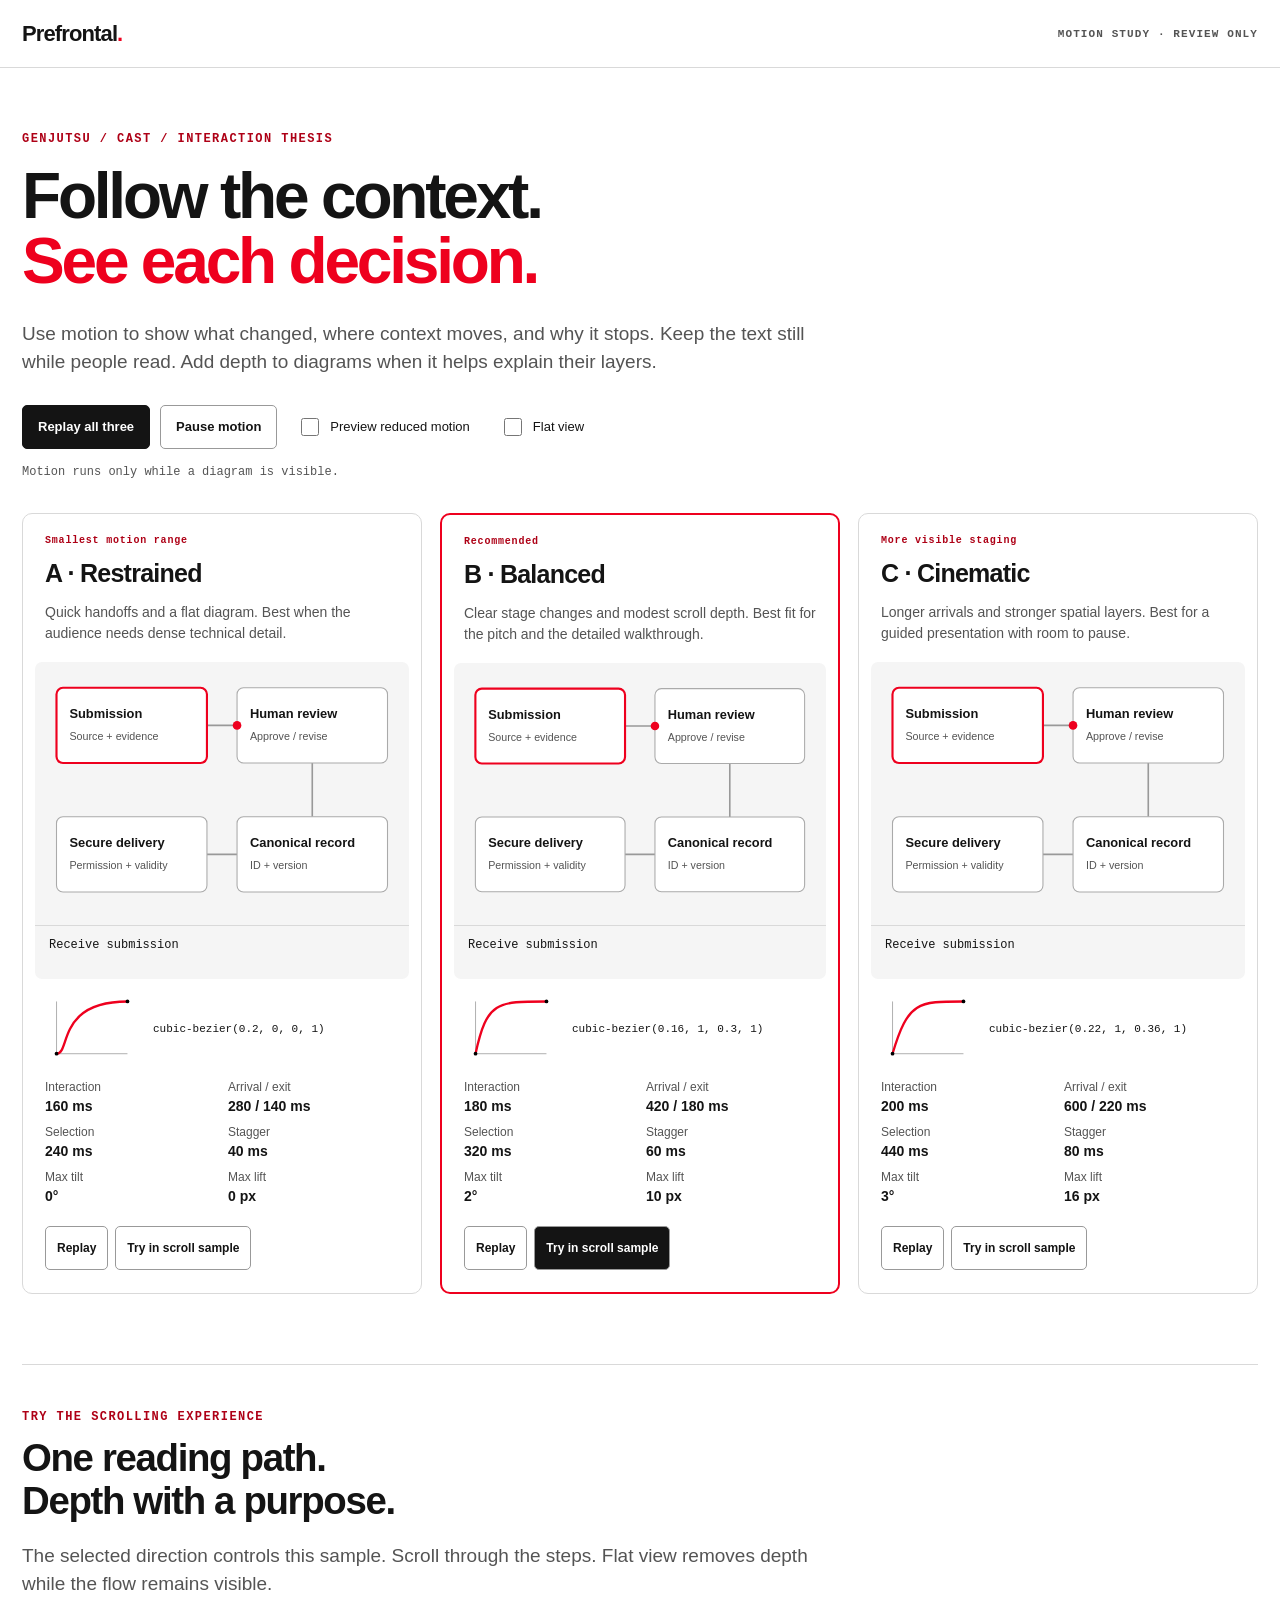
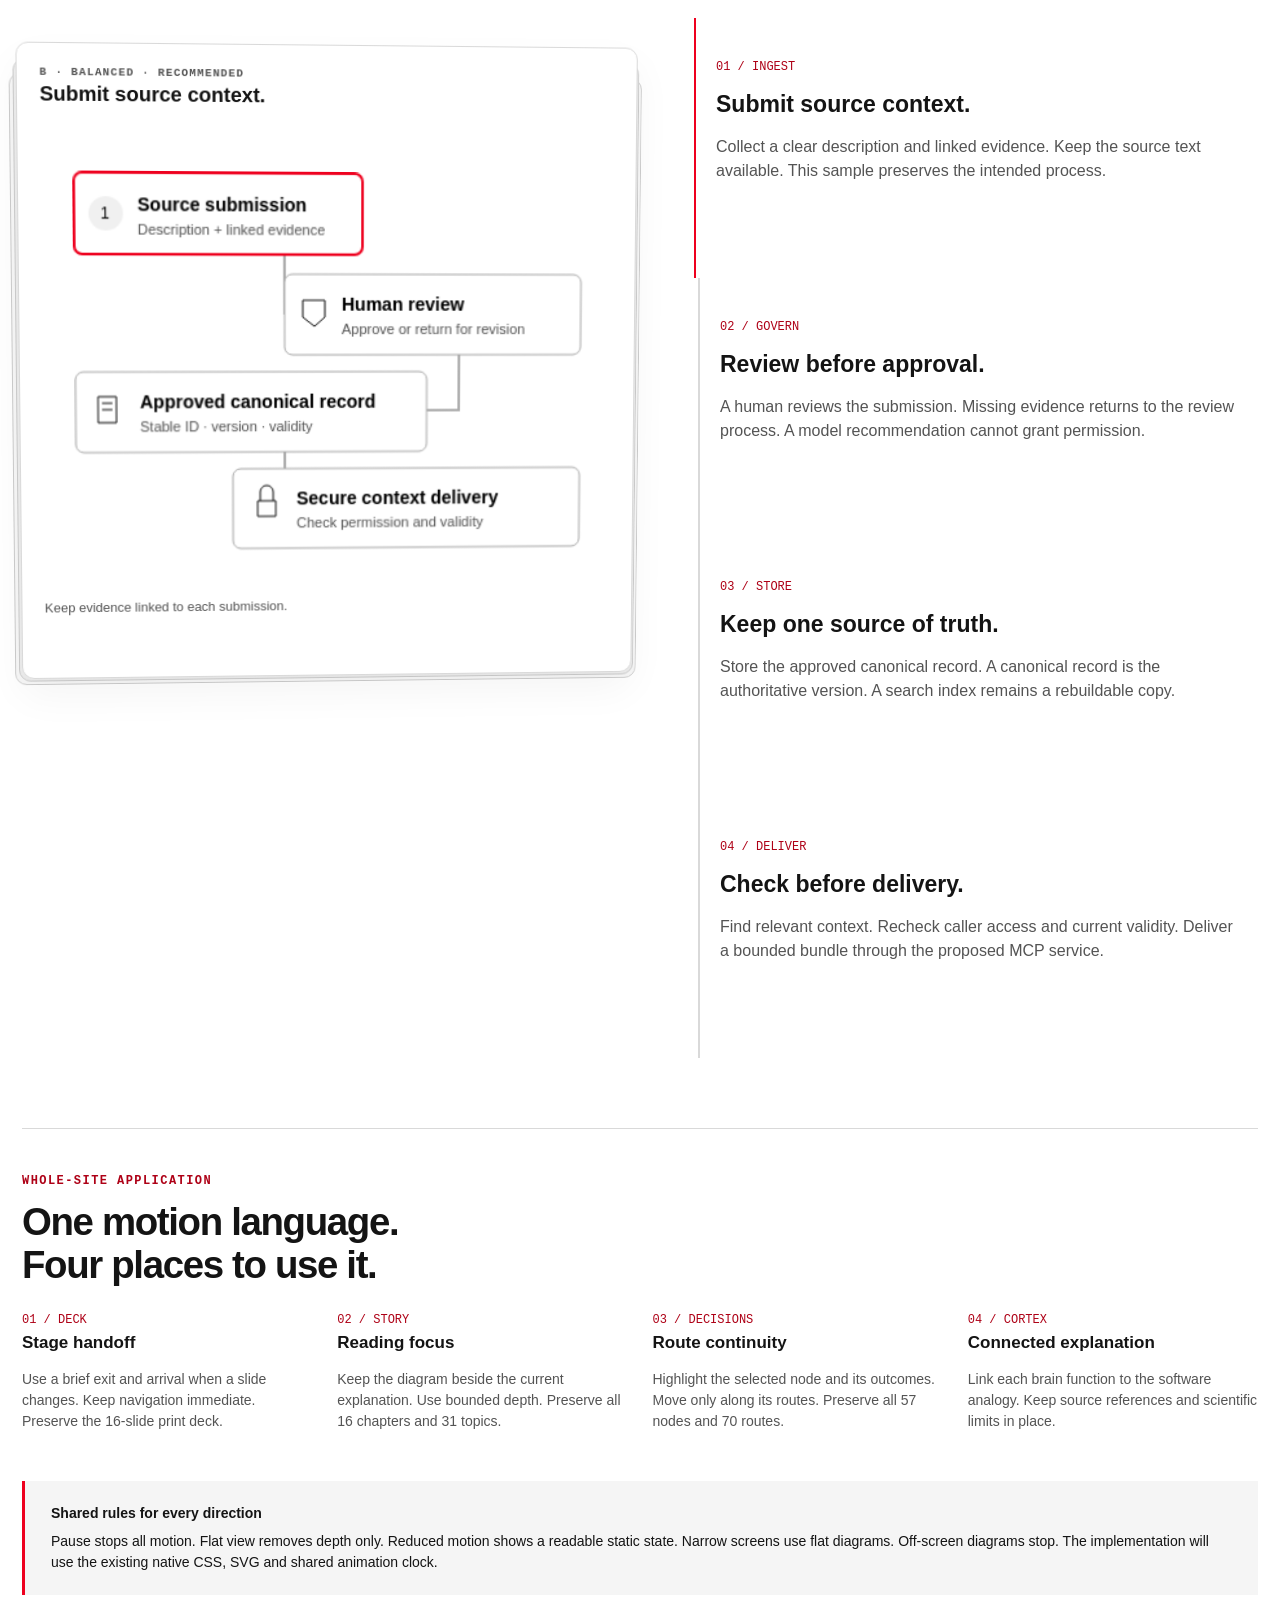
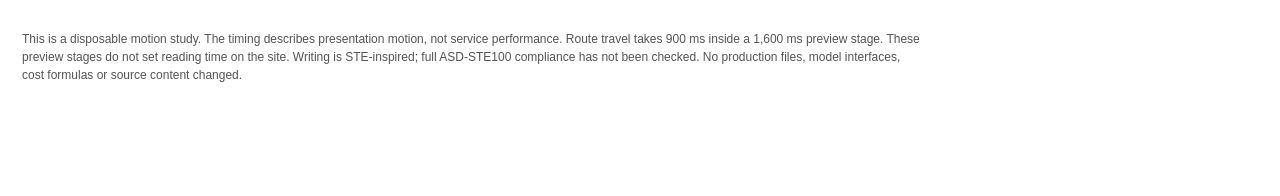
<file: motion-preview-shell.html>
<!doctype html>
<html lang="en">
<meta charset="utf-8">
<meta name="viewport" content="width=device-width,initial-scale=1">
<title>Prefrontal · Motion direction preview</title>
<style>
:root{--red:#ee001e;--ink:#141414;--muted:#545454;--line:#d9d9d9;--paper:#fff;--mist:#f5f5f5;--ease:cubic-bezier(.16,1,.3,1)}
*{box-sizing:border-box}html{scroll-behavior:auto}body{margin:0;background:var(--paper);color:var(--ink);font-family:Arial,sans-serif;line-height:1.5}button,input{font:inherit}button{cursor:pointer;border:1px solid #999;border-radius:5px;background:#fff;color:var(--ink);padding:10px 15px;min-height:44px;font-size:13px;font-weight:700;transition:background 180ms var(--ease),transform 180ms var(--ease)}button:hover{background:#eee}button:active{transform:translateY(1px)}button:focus-visible,input:focus-visible,a:focus-visible{outline:3px solid #141414;outline-offset:4px}button:disabled{cursor:default;opacity:.55}a{color:inherit}header{border-bottom:1px solid var(--line);padding:17px max(22px,calc((100vw - 1320px)/2));display:flex;align-items:center;justify-content:space-between;gap:20px}header strong{letter-spacing:-.04em;font-size:22px}header strong:after{content:'.';color:var(--red)}.tag{font:700 11px monospace;letter-spacing:.1em;text-transform:uppercase;color:var(--muted)}main{max-width:1364px;margin:auto;padding:64px 22px 100px}.eyebrow{font:700 12px monospace;letter-spacing:.12em;color:#ae0016;text-transform:uppercase}h1{font-size:clamp(38px,5vw,70px);line-height:1.02;letter-spacing:-.05em;max-width:900px;margin:18px 0 25px}h1 span{color:var(--red)}.lead{font-size:19px;max-width:820px;color:var(--muted)}.controls{display:flex;flex-wrap:wrap;align-items:center;gap:10px;margin:28px 0 16px}.controls label{display:flex;gap:8px;align-items:center;min-height:44px;padding:0 10px;font-size:13px}input{accent-color:var(--red);width:18px;height:18px}.primary{background:var(--ink);color:white;border-color:var(--ink)}.primary:hover{background:#333}.status{font:12px monospace;color:var(--muted);min-height:20px}.variants{display:grid;grid-template-columns:repeat(3,minmax(0,1fr));gap:18px;margin-top:28px}.variant{border:1px solid var(--line);border-radius:10px;overflow:hidden;min-width:0}.variant.recommended{border:2px solid var(--red)}.variant-top{padding:21px 22px 12px}.variant h2{font-size:25px;letter-spacing:-.03em;margin:9px 0 10px}.variant p{font-size:14px;color:var(--muted);min-height:44px;margin:0}.badge{font:700 10px monospace;letter-spacing:.08em;color:#ae0016}.demo{position:relative;margin:4px 12px 0;background:var(--mist);border-radius:7px;overflow:hidden}.demo svg{display:block;width:100%;height:auto}.node rect{fill:white;stroke:#aaa}.node text{font:700 12px Arial;fill:var(--ink)}.node .sub{font:10px Arial;fill:var(--muted)}.node{transform-box:fill-box;transform-origin:center;transition:opacity var(--arrival) var(--curve),transform var(--arrival) var(--curve)}.node.selected rect{stroke:var(--red);stroke-width:2}.route{stroke:#999;stroke-width:1.5;fill:none}.packet{fill:var(--red)}.live-caption{font:12px monospace;min-height:54px;padding:12px 14px;border-top:1px solid var(--line)}.variant-details{padding:15px 22px 22px}.curve-row{display:flex;gap:14px;align-items:center;margin-bottom:12px}.curve-row svg{width:94px;height:70px;flex-shrink:0}.curve-row code{font-size:11px;overflow-wrap:anywhere}.numbers{display:grid;grid-template-columns:1fr 1fr;gap:6px 12px;margin:14px 0 19px;font-size:12px}.numbers span{color:var(--muted)}.numbers b{display:block;font-size:14px;color:var(--ink)}.variant-actions{display:flex;gap:7px}.variant-actions button{font-size:12px;padding:9px 11px}.variant-actions .is-chosen{background:var(--ink);color:white}.divider{border-top:1px solid var(--line);padding-top:45px;margin-top:70px}.section-title{font-size:clamp(27px,3vw,42px);letter-spacing:-.035em;line-height:1.12;max-width:750px;margin:12px 0 20px}.scroll-story{display:grid;grid-template-columns:1.1fr 1fr;gap:60px;position:relative}.scroll-stage{position:sticky;top:35px;align-self:start;min-width:0;perspective:1000px;margin-top:30px}.stack{position:relative;border:1px solid var(--line);border-radius:12px;background:white;padding:22px;box-shadow:0 18px 40px #0000000b;transform-style:preserve-3d;transform:rotateX(var(--tilt,0deg)) rotateY(var(--yaw,0deg)) translateY(var(--lift,0px));will-change:transform}.stack:before,.stack:after{content:'';position:absolute;inset:10px -9px -10px;background:#ededed;border:1px solid #ccc;border-radius:12px;transform:translateZ(-18px);z-index:-1}.stack:after{inset:20px -18px -20px;transform:translateZ(-36px);background:#f7f7f7}.stack svg{width:100%;display:block;height:auto}.stack h3{margin:0 0 6px;font-size:20px}.stack .caption{font-size:13px;color:var(--muted);min-height:45px}.scroll-card{padding:35px 20px 55px;border-left:2px solid var(--line);min-height:260px;transition:border-color var(--selection,320ms) var(--ease),transform var(--selection,320ms) var(--ease)}.scroll-card.is-reading{border-left-color:var(--red);transform:translateX(-4px)}.scroll-card h3{font-size:23px;line-height:1.2;margin:14px 0}.scroll-card p{color:var(--muted)}.scroll-card .num{font:12px monospace;color:#ae0016}.scope{display:grid;grid-template-columns:repeat(4,1fr);gap:25px}.scope h3{margin:0 0 10px;font-size:17px}.scope p{font-size:14px;color:var(--muted)}.scope span{font:12px monospace;color:#ae0016}.boundary{background:var(--mist);padding:22px 26px;margin:35px 0;font-size:14px;border-left:3px solid var(--red)}.boundary strong{display:block;margin-bottom:7px}.end{color:var(--muted);font-size:12px;max-width:900px}body.static *,body.static *:before,body.static *:after{transition:none!important;animation:none!important}body.static .stack,body.flat .stack{transform:none!important;will-change:auto}body.static .stack:before,body.static .stack:after,body.flat .stack:before,body.flat .stack:after{display:none}body.static .packet{display:none}body.static .scroll-card{transform:none}
@media(max-width:1050px){.variants{gap:10px}.variant-top,.variant-details{padding:17px}.scroll-story{gap:30px}.scope{grid-template-columns:1fr 1fr}}
@media(max-width:760px){main{padding-top:36px}.variants{grid-template-columns:1fr}.variant p{min-height:0}.demo svg{max-height:300px}.variant-details{display:grid;grid-template-columns:1fr 1fr;gap:12px}.variant-actions{grid-column:1/-1}.numbers{margin:0}.curve-row{margin:0}.scroll-story{grid-template-columns:1fr;gap:10px}.scroll-stage{position:relative;top:0;margin-bottom:28px}.stack,.stack:before,.stack:after{transform:none!important}.stack:before,.stack:after{display:none}.scroll-card{min-height:180px}.scope{gap:18px}.controls{align-items:stretch}.controls label{padding-left:0}}
@media(prefers-reduced-motion:reduce){*,*:before,*:after{transition:none!important;animation:none!important}.stack,.scroll-card{transform:none!important}.stack:before,.stack:after,.packet{display:none!important}}
@media print{.controls,.variant-actions,.packet{display:none}.variants{display:block}.variant{break-inside:avoid;margin-bottom:20px}.scroll-stage{position:static}.stack,.scroll-card{transform:none!important}.stack:before,.stack:after{display:none}.scroll-story{display:block}.scroll-card{min-height:0}.divider{margin-top:25px}main{padding-top:15px}}
</style>
<header><strong>Prefrontal</strong><span class="tag">Motion study · Review only</span></header>
<main>
<div class="eyebrow">Genjutsu / Cast / Interaction thesis</div>
<h1>Follow the context.<br><span>See each decision.</span></h1>
<p class="lead">Use motion to show what changed, where context moves, and why it stops. Keep the text still while people read. Add depth to diagrams when it helps explain their layers.</p>
<div class="controls">
<button class="primary" id="replay-all">Replay all three</button>
<button id="pause" aria-pressed="false">Pause motion</button>
<label><input id="reduce" type="checkbox"> Preview reduced motion</label>
<label><input id="flat" type="checkbox"> Flat view</label>
</div>
<div class="status" id="motion-status" role="status">Motion runs only while a diagram is visible.</div>
<section class="variants" aria-label="Compare three motion directions" id="variants"></section>
<section class="divider" aria-labelledby="scroll-title">
<div class="eyebrow">Try the scrolling experience</div>
<h2 class="section-title" id="scroll-title">One reading path.<br>Depth with a purpose.</h2>
<p class="lead">The selected direction controls this sample. Scroll through the steps. Flat view removes depth while the flow remains visible.</p>
<div class="scroll-story" id="scroll-story">
<div class="scroll-stage"><div class="stack" id="stack">
<div class="tag" id="chosen-label">B · Balanced · Recommended</div>
<h3 id="scroll-heading">Submit source context</h3>
<svg viewBox="0 0 440 360" role="img" aria-label="Source context passes through review, canonical storage and secure delivery">
<path d="M70 75H185V150H320V225H185V300H365" fill="none" stroke="#aaa" stroke-width="2"/>
<g class="layer" data-layer="0"><rect x="25" y="43" width="220" height="62" rx="6" fill="#fff" stroke="#aaa"/><circle cx="49" cy="74" r="13" fill="#f0f0f0"/><text x="45" y="78" font-size="12">1</text><text x="73" y="72" font-size="14" font-weight="700">Source submission</text><text x="73" y="90" font-size="11" fill="#545454">Description + linked evidence</text></g>
<g class="layer" data-layer="1"><rect x="185" y="120" width="230" height="62" rx="6" fill="#fff" stroke="#aaa"/><path d="M199 140h17v13l-8 7-9-7z" fill="none" stroke="#141414"/><text x="229" y="148" font-size="14" font-weight="700">Human review</text><text x="229" y="166" font-size="11" fill="#545454">Approve or return for revision</text></g>
<g class="layer" data-layer="2"><rect x="25" y="195" width="270" height="62" rx="6" fill="#fff" stroke="#aaa"/><path d="M42 214h14v20H42zM45 219h8m-8 5h8" fill="none" stroke="#141414"/><text x="74" y="223" font-size="14" font-weight="700">Approved canonical record</text><text x="74" y="241" font-size="11" fill="#545454">Stable ID · version · validity</text></g>
<g class="layer" data-layer="3"><rect x="145" y="270" width="270" height="62" rx="6" fill="#fff" stroke="#aaa"/><path d="M166 295v-7a5 5 0 0110 0v7m-12 0h14v12h-14z" fill="none" stroke="#141414"/><text x="194" y="298" font-size="14" font-weight="700">Secure context delivery</text><text x="194" y="316" font-size="11" fill="#545454">Check permission and validity</text></g>
</svg>
<p class="caption" id="scroll-caption">Keep evidence linked to each submission.</p>
</div></div>
<div id="scroll-cards">
<article class="scroll-card is-reading"><span class="num">01 / INGEST</span><h3>Submit source context.</h3><p>Collect a clear description and linked evidence. Keep the source text available. This sample preserves the intended process.</p></article>
<article class="scroll-card"><span class="num">02 / GOVERN</span><h3>Review before approval.</h3><p>A human reviews the submission. Missing evidence returns to the review process. A model recommendation cannot grant permission.</p></article>
<article class="scroll-card"><span class="num">03 / STORE</span><h3>Keep one source of truth.</h3><p>Store the approved canonical record. A canonical record is the authoritative version. A search index remains a rebuildable copy.</p></article>
<article class="scroll-card"><span class="num">04 / DELIVER</span><h3>Check before delivery.</h3><p>Find relevant context. Recheck caller access and current validity. Deliver a bounded bundle through the proposed MCP service.</p></article>
</div></div>
</section>
<section class="divider"><div class="eyebrow">Whole-site application</div><h2 class="section-title">One motion language.<br>Four places to use it.</h2>
<div class="scope">
<article><span>01 / DECK</span><h3>Stage handoff</h3><p>Use a brief exit and arrival when a slide changes. Keep navigation immediate. Preserve the 16-slide print deck.</p></article>
<article><span>02 / STORY</span><h3>Reading focus</h3><p>Keep the diagram beside the current explanation. Use bounded depth. Preserve all 16 chapters and 31 topics.</p></article>
<article><span>03 / DECISIONS</span><h3>Route continuity</h3><p>Highlight the selected node and its outcomes. Move only along its routes. Preserve all 57 nodes and 70 routes.</p></article>
<article><span>04 / CORTEX</span><h3>Connected explanation</h3><p>Link each brain function to the software analogy. Keep source references and scientific limits in place.</p></article>
</div>
<div class="boundary"><strong>Shared rules for every direction</strong>Pause stops all motion. Flat view removes depth only. Reduced motion shows a readable static state. Narrow screens use flat diagrams. Off-screen diagrams stop. The implementation will use the existing native CSS, SVG and shared animation clock.</div>
<p class="end">This is a disposable motion study. The timing describes presentation motion, not service performance. Route travel takes 900 ms inside a 1,600 ms preview stage. These preview stages do not set reading time on the site. Writing is STE-inspired; full ASD-STE100 compliance has not been checked. No production files, model interfaces, cost formulas or source content changed.</p>
</section>
</main>
<script>
"use strict";
const variants=[
 {id:'a',name:'A · Restrained',tag:'Smallest motion range',note:'Quick handoffs and a flat diagram. Best when the audience needs dense technical detail.',micro:160,arrival:280,exit:140,selection:240,stagger:40,angle:0,lift:0,curve:[.2,0,0,1]},
 {id:'b',name:'B · Balanced',tag:'Recommended',note:'Clear stage changes and modest scroll depth. Best fit for the pitch and the detailed walkthrough.',micro:180,arrival:420,exit:180,selection:320,stagger:60,angle:2,lift:10,curve:[.16,1,.3,1]},
 {id:'c',name:'C · Cinematic',tag:'More visible staging',note:'Longer arrivals and stronger spatial layers. Best for a guided presentation with room to pause.',micro:200,arrival:600,exit:220,selection:440,stagger:80,angle:3,lift:16,curve:[.22,1,.36,1]}
];
const labels=['Receive submission','Human reviews evidence','Use approved record','Recheck before delivery'];
const captions=['Keep evidence linked to each submission.','Return unclear context for review.','Use the current canonical version.','Check access and validity before output.'];
const escapeHTML=s=>s.replace(/[&<>"']/g,c=>({'&':'&amp;','<':'&lt;','>':'&gt;','"':'&quot;',"'":'&#39;'}[c]));
const cards=variants.map(v=>{
 const card=document.createElement('article');card.className='variant'+(v.id==='b'?' recommended':'');card.dataset.variant=v.id;
 card.style.setProperty('--arrival',v.arrival+'ms');card.style.setProperty('--curve',`cubic-bezier(${v.curve})`);
 const points=[[20,24],[188,24],[188,144],[20,144]];
 const nodes=points.map(([x,y],i)=>`<g class="node" data-node="${i}" style="transition-delay:${i*v.stagger}ms"><rect x="${x}" y="${y}" width="140" height="70" rx="6"/><text x="${x+12}" y="${y+28}">${['Submission','Human review','Canonical record','Secure delivery'][i]}</text><text class="sub" x="${x+12}" y="${y+49}">${['Source + evidence','Approve / revise','ID + version','Permission + validity'][i]}</text></g>`).join('');
 const [x1,y1,x2,y2]=v.curve;
 card.innerHTML=`<div class="variant-top"><div class="badge">${v.tag}</div><h2>${v.name}</h2><p>${v.note}</p></div><div class="demo"><svg viewBox="0 0 348 245" role="img" aria-label="Four-stage context journey"><path class="route" d="M160 59H188M258 94V144M188 179H160"/>${nodes}<circle class="packet" r="4" cx="0" cy="0"/></svg><div class="live-caption">${labels[0]}</div></div><div class="variant-details"><div class="curve-row"><svg viewBox="0 0 100 75" role="img" aria-label="Easing curve"><path d="M12 8V64H88" stroke="#aaa" fill="none"/><path d="M12 64C${12+x1*76} ${64-y1*56} ${12+x2*76} ${64-y2*56} 88 8" stroke="#ee001e" stroke-width="2.5" fill="none"/><circle cx="12" cy="64" r="2"/><circle cx="88" cy="8" r="2"/></svg><code>cubic-bezier(${v.curve.join(', ')})</code></div><div class="numbers"><span>Interaction<b>${v.micro} ms</b></span><span>Arrival / exit<b>${v.arrival} / ${v.exit} ms</b></span><span>Selection<b>${v.selection} ms</b></span><span>Stagger<b>${v.stagger} ms</b></span><span>Max tilt<b>${v.angle}°</b></span><span>Max lift<b>${v.lift} px</b></span></div><div class="variant-actions"><button class="replay">Replay</button><button class="try ${v.id==='b'?'is-chosen':''}" aria-pressed="${v.id==='b'}">Try in scroll sample</button></div></div>`;
 document.querySelector('#variants').append(card);
 return {v,card,visible:false,elapsed:0,step:-1,nodes:[...card.querySelectorAll('.node')],dot:card.querySelector('.packet'),caption:card.querySelector('.live-caption'),generation:0,timers:[]};
});
let paused=false,reduced=false,flat=false,chosen=variants[1],raf=null,last=null,scrollDirty=true,stageVisible=false,frames=0;
const media=matchMedia('(prefers-reduced-motion: reduce)'),narrow=matchMedia('(max-width:760px)');
const stack=document.querySelector('#stack'),stage=stack.parentElement,scrollCards=[...document.querySelectorAll('.scroll-card')];
const effectiveStatic=()=>paused||reduced||media.matches;
const timers=new Set();
function setStep(c,step){if(c.step===step)return;c.step=step;c.nodes.forEach((n,i)=>n.classList.toggle('selected',i===step));c.caption.textContent=labels[step];}
function settle(c){c.timers.forEach(clearTimeout);c.timers=[];c.nodes.forEach(n=>{n.style.opacity='1';n.style.transform='none'});c.dot.style.visibility='hidden';setStep(c,3);}
function replay(c){c.elapsed=0;c.step=-1;c.generation++;c.timers.forEach(clearTimeout);c.timers=[];if(effectiveStatic()){settle(c);return}const generation=c.generation;
 c.nodes.forEach(n=>{n.style.transitionDuration=c.v.exit+'ms';n.style.transitionDelay='0ms';n.style.opacity='.25';n.style.transform='translateY(8px)'});
 c.timers.push(setTimeout(()=>{if(generation!==c.generation||effectiveStatic())return;c.nodes.forEach((n,i)=>{n.style.transitionDuration=c.v.arrival+'ms';n.style.transitionDelay=i*c.v.stagger+'ms';n.style.opacity='1';n.style.transform='none'});},c.v.exit));schedule();}
function sync(){document.body.classList.toggle('static',effectiveStatic());document.body.classList.toggle('flat',flat);const pause=document.querySelector('#pause');pause.textContent=paused?'Resume motion':'Pause motion';pause.setAttribute('aria-pressed',String(paused));pause.disabled=media.matches||reduced;document.querySelector('#reduce').disabled=media.matches;document.querySelector('#motion-status').textContent=media.matches?'OS reduced motion: static diagrams.':reduced?'Reduced-motion preview: static diagrams.':paused?'All motion paused.':flat?'Flat view: depth is off; explanatory flow continues.':'Motion runs only while a diagram is visible.';
 if(effectiveStatic()){cards.forEach(settle);stack.style.setProperty('--tilt','0deg');stack.style.setProperty('--yaw','0deg');stack.style.setProperty('--lift','0px');}last=null;scrollDirty=true;schedule();}
function renderScroll(){const rects=scrollCards.map(el=>el.getBoundingClientRect());const stageRect=stage.getBoundingClientRect();let best=0,dist=Infinity;rects.forEach((r,i)=>{const d=Math.abs(r.top+Math.min(r.height/2,120)-innerHeight*.45);if(d<dist){dist=d;best=i}});
 scrollCards.forEach((el,i)=>el.classList.toggle('is-reading',i===best));stack.querySelectorAll('.layer rect').forEach((el,i)=>{el.setAttribute('stroke',i===best?'#ee001e':'#aaa');el.setAttribute('stroke-width',i===best?'2':'1')});document.querySelector('#scroll-heading').textContent=scrollCards[best].querySelector('h3').textContent;document.querySelector('#scroll-caption').textContent=captions[best];
 const progress=Math.max(-1,Math.min(1,(stageRect.top+stageRect.height/2-innerHeight/2)/(innerHeight/2)));const depth=!(flat||effectiveStatic()||narrow.matches);stack.style.setProperty('--tilt',(depth?-progress*chosen.angle:0)+'deg');stack.style.setProperty('--yaw',(depth?progress*chosen.angle:0)+'deg');stack.style.setProperty('--lift',(depth?-chosen.lift*(1-Math.abs(progress)):0)+'px');}
function tick(now){raf=null;frames++;const delta=last===null?0:Math.min(now-last,100);last=now;if(scrollDirty){renderScroll();scrollDirty=false}if(!effectiveStatic()&&!document.hidden){cards.forEach(c=>{if(!c.visible)return;c.elapsed+=delta;const step=Math.floor(c.elapsed/1600)%4;setStep(c,step);const travel=Math.min((c.elapsed%1600)/900,1);let x=0,y=0;if(step===0){x=160+28*travel;y=59}else if(step===1){x=258;y=94+50*travel}else if(step===2){x=188-28*travel;y=179}c.dot.style.visibility=step===3?'hidden':'visible';c.dot.style.transform=`translate(${x}px,${y}px)`;});}schedule();}
function schedule(){if(document.hidden){if(raf!==null)cancelAnimationFrame(raf);raf=null;last=null;return}const active=scrollDirty||(!effectiveStatic()&&cards.some(c=>c.visible));if(active&&raf===null)raf=requestAnimationFrame(tick);if(!active){if(raf!==null)cancelAnimationFrame(raf);raf=null;last=null}}
const observer=new IntersectionObserver(entries=>{entries.forEach(e=>{const c=cards.find(c=>c.card===e.target);if(c)c.visible=e.isIntersecting&&e.intersectionRatio>=.15;if(e.target===stage)stageVisible=e.isIntersecting});last=null;schedule()},{threshold:[0,.15]});cards.forEach(c=>observer.observe(c.card));observer.observe(stage);
cards.forEach(c=>{c.card.querySelector('.replay').addEventListener('click',()=>replay(c));c.card.querySelector('.try').addEventListener('click',()=>{chosen=c.v;document.querySelector('#chosen-label').textContent=c.v.name+(c.v.id==='b'?' · Recommended':'');document.documentElement.style.setProperty('--selection',c.v.selection+'ms');cards.forEach(item=>{const b=item.card.querySelector('.try'),on=item===c;b.classList.toggle('is-chosen',on);b.setAttribute('aria-pressed',String(on))});scrollDirty=true;schedule();});});
document.querySelector('#replay-all').addEventListener('click',()=>cards.forEach(replay));document.querySelector('#pause').addEventListener('click',()=>{paused=!paused;sync()});document.querySelector('#reduce').addEventListener('change',e=>{reduced=e.target.checked;sync()});document.querySelector('#flat').addEventListener('change',e=>{flat=e.target.checked;sync()});media.addEventListener('change',sync);narrow.addEventListener('change',sync);document.addEventListener('visibilitychange',()=>{last=null;schedule()});addEventListener('scroll',()=>{scrollDirty=true;schedule()},{passive:true});addEventListener('resize',()=>{scrollDirty=true;schedule()},{passive:true});
window.PreviewMotion={stats:()=>({frames,scheduled:raf!==null,paused:effectiveStatic(),flat,selected:chosen.id})};sync();cards.forEach(replay);
</script>
</html>
</file>
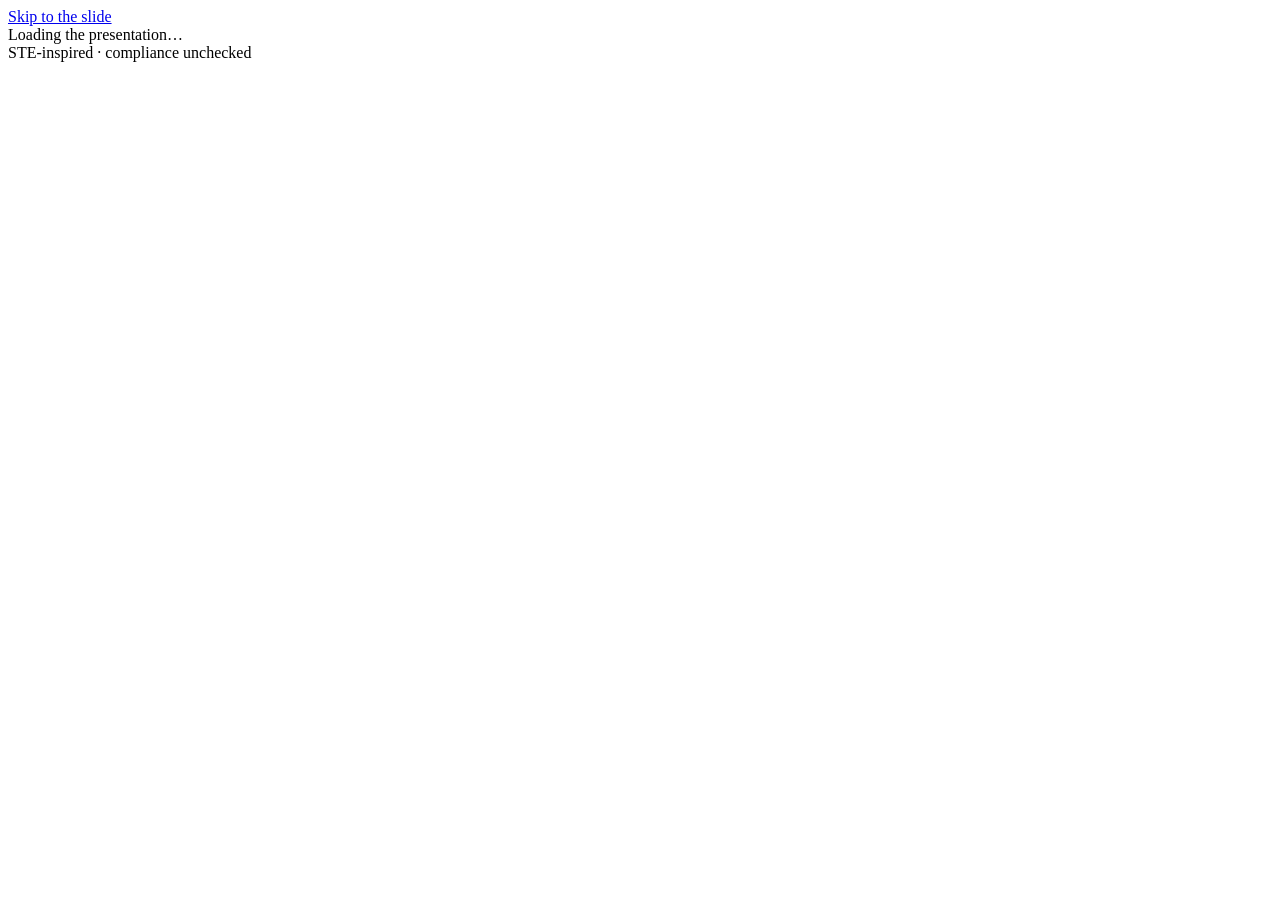
<file: presentation-shell.html>
<!doctype html>
<html lang="en" class="no-js">
<head>
  <meta charset="utf-8">
  <meta name="viewport" content="width=device-width, initial-scale=1">
  <meta name="theme-color" content="#ffffff">
  <meta name="description" content="Prefrontal: a governed context product concept for enterprise AI. Explore the product, governed architecture, developer contracts and an inspectable pilot investment.">
  <title>Prefrontal · Governed context as a product</title>
  <!-- BUNDLE STYLES -->
</head>
<body>
  <a class="skip" href="#slide-title">Skip to the slide</a>
  <!-- SITE SIDEBAR -->
  <div class="deck-shell">
    <div class="main-shell">
      <main id="deck" tabindex="-1" aria-busy="true">
        <div class="loading">Loading the presentation…</div>
      </main>
      <div id="overview" class="overview" hidden aria-label="Slide overview"></div>
      <footer class="deck-footer"><span class="compliance">STE-inspired · compliance unchecked</span></footer>
      <div class="progress-track" aria-hidden="true"><div id="progress"></div></div>
    </div>
  </div>
  <!-- STATIC PRESENTATION START -->
<!-- STATIC PRESENTATION END -->
<!-- BUNDLE SCRIPTS -->
</body>
</html>
</file>
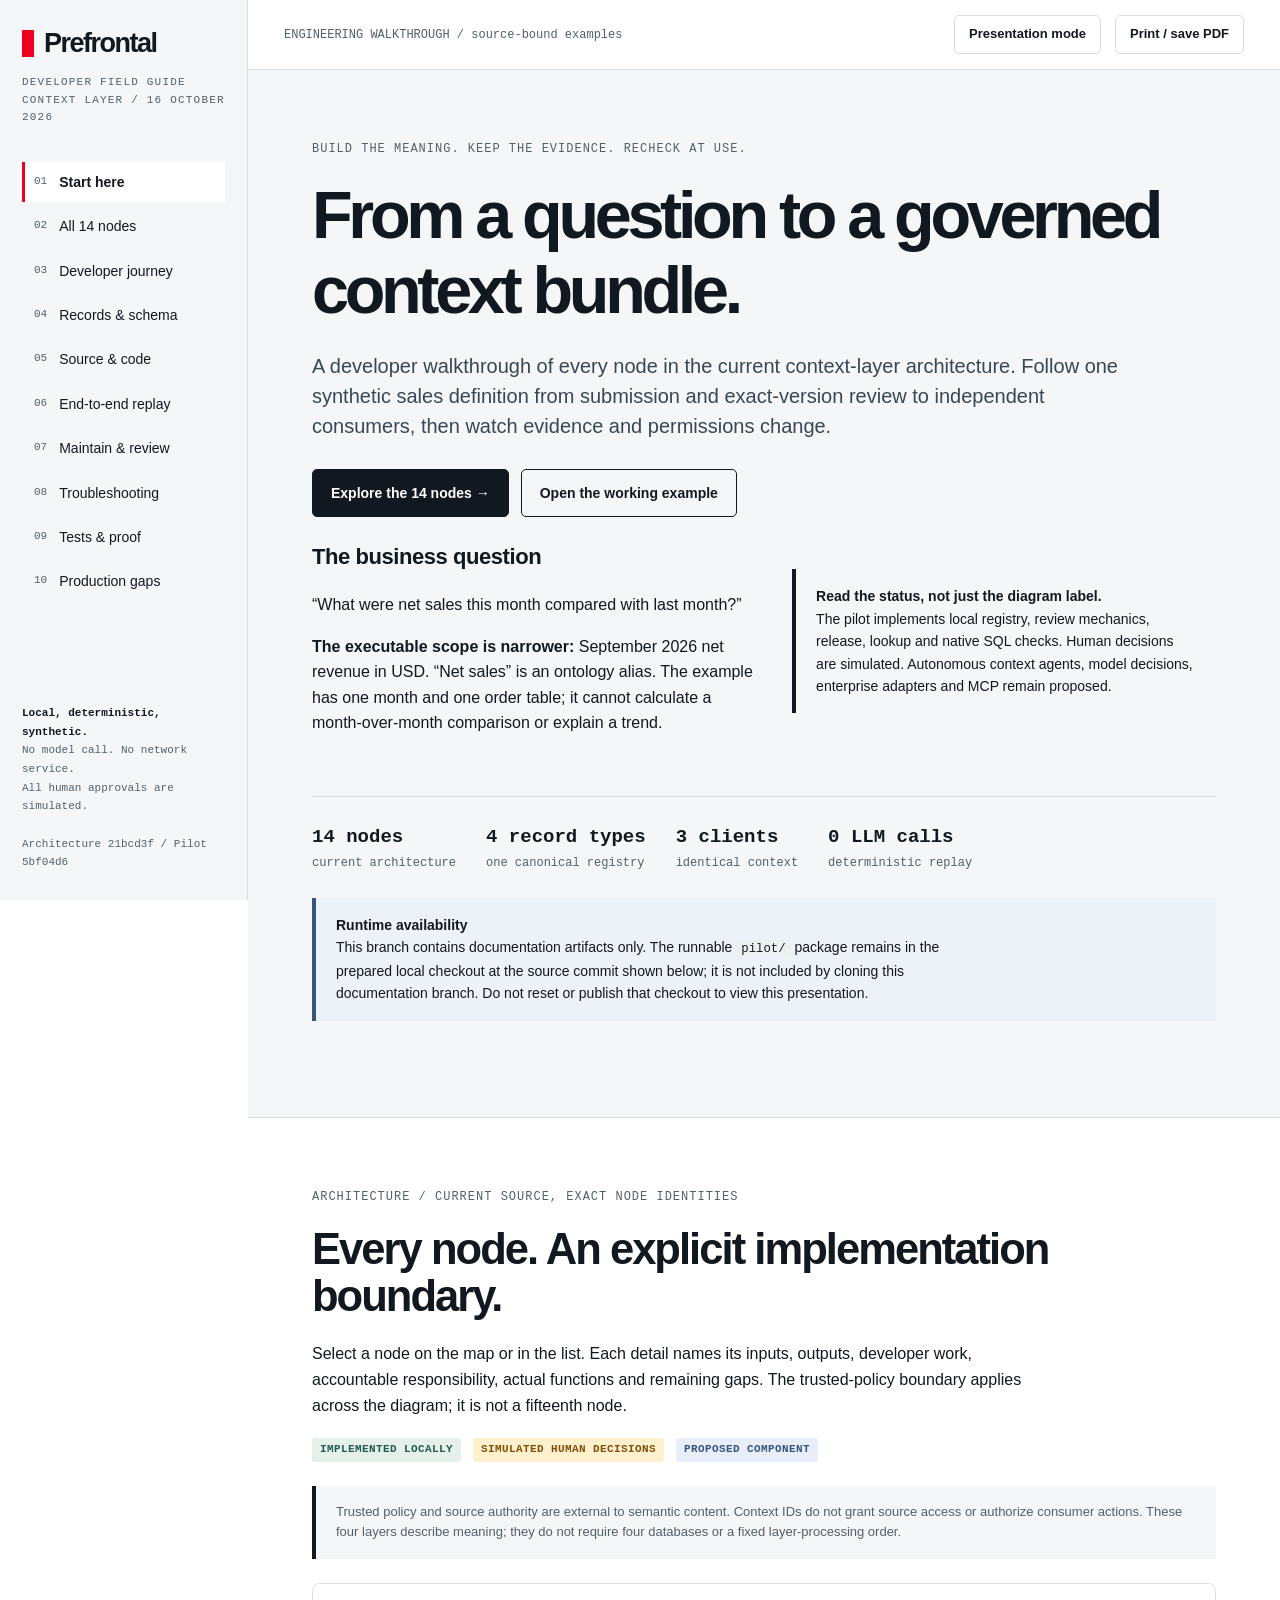
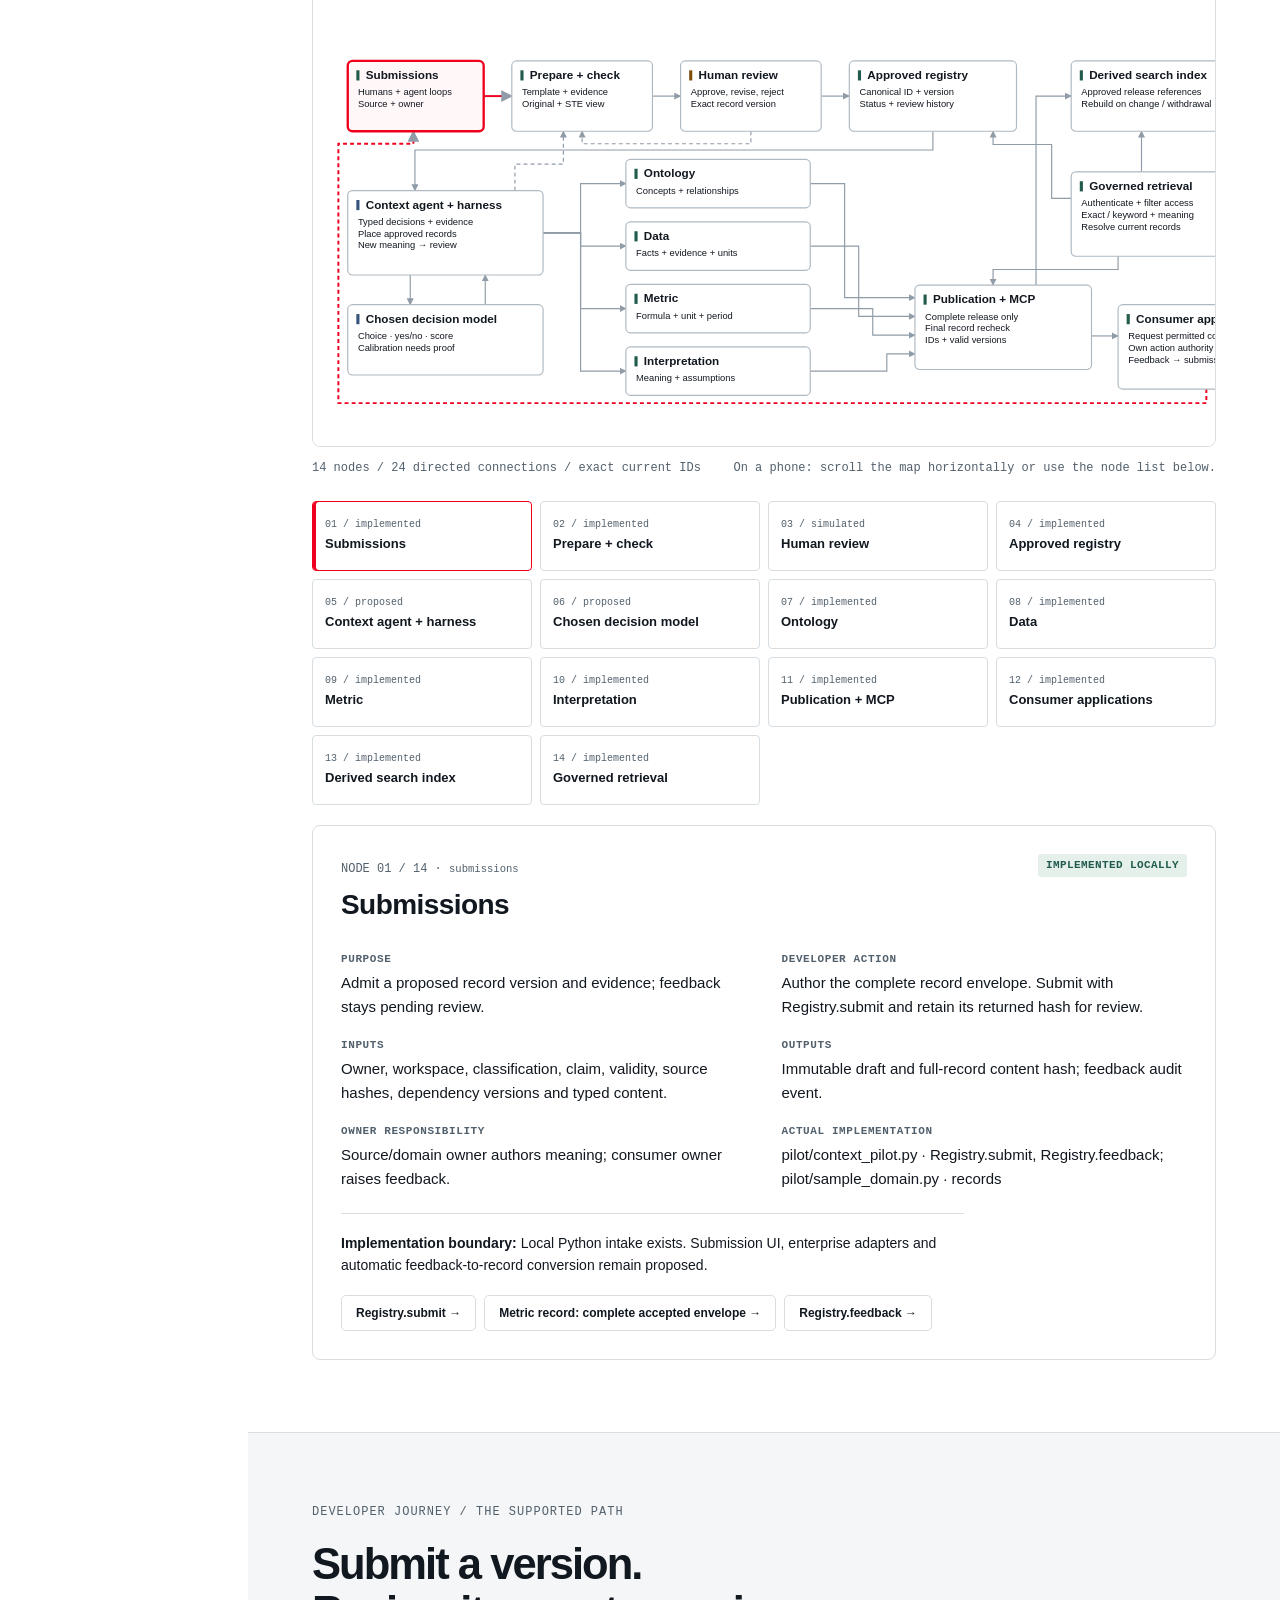
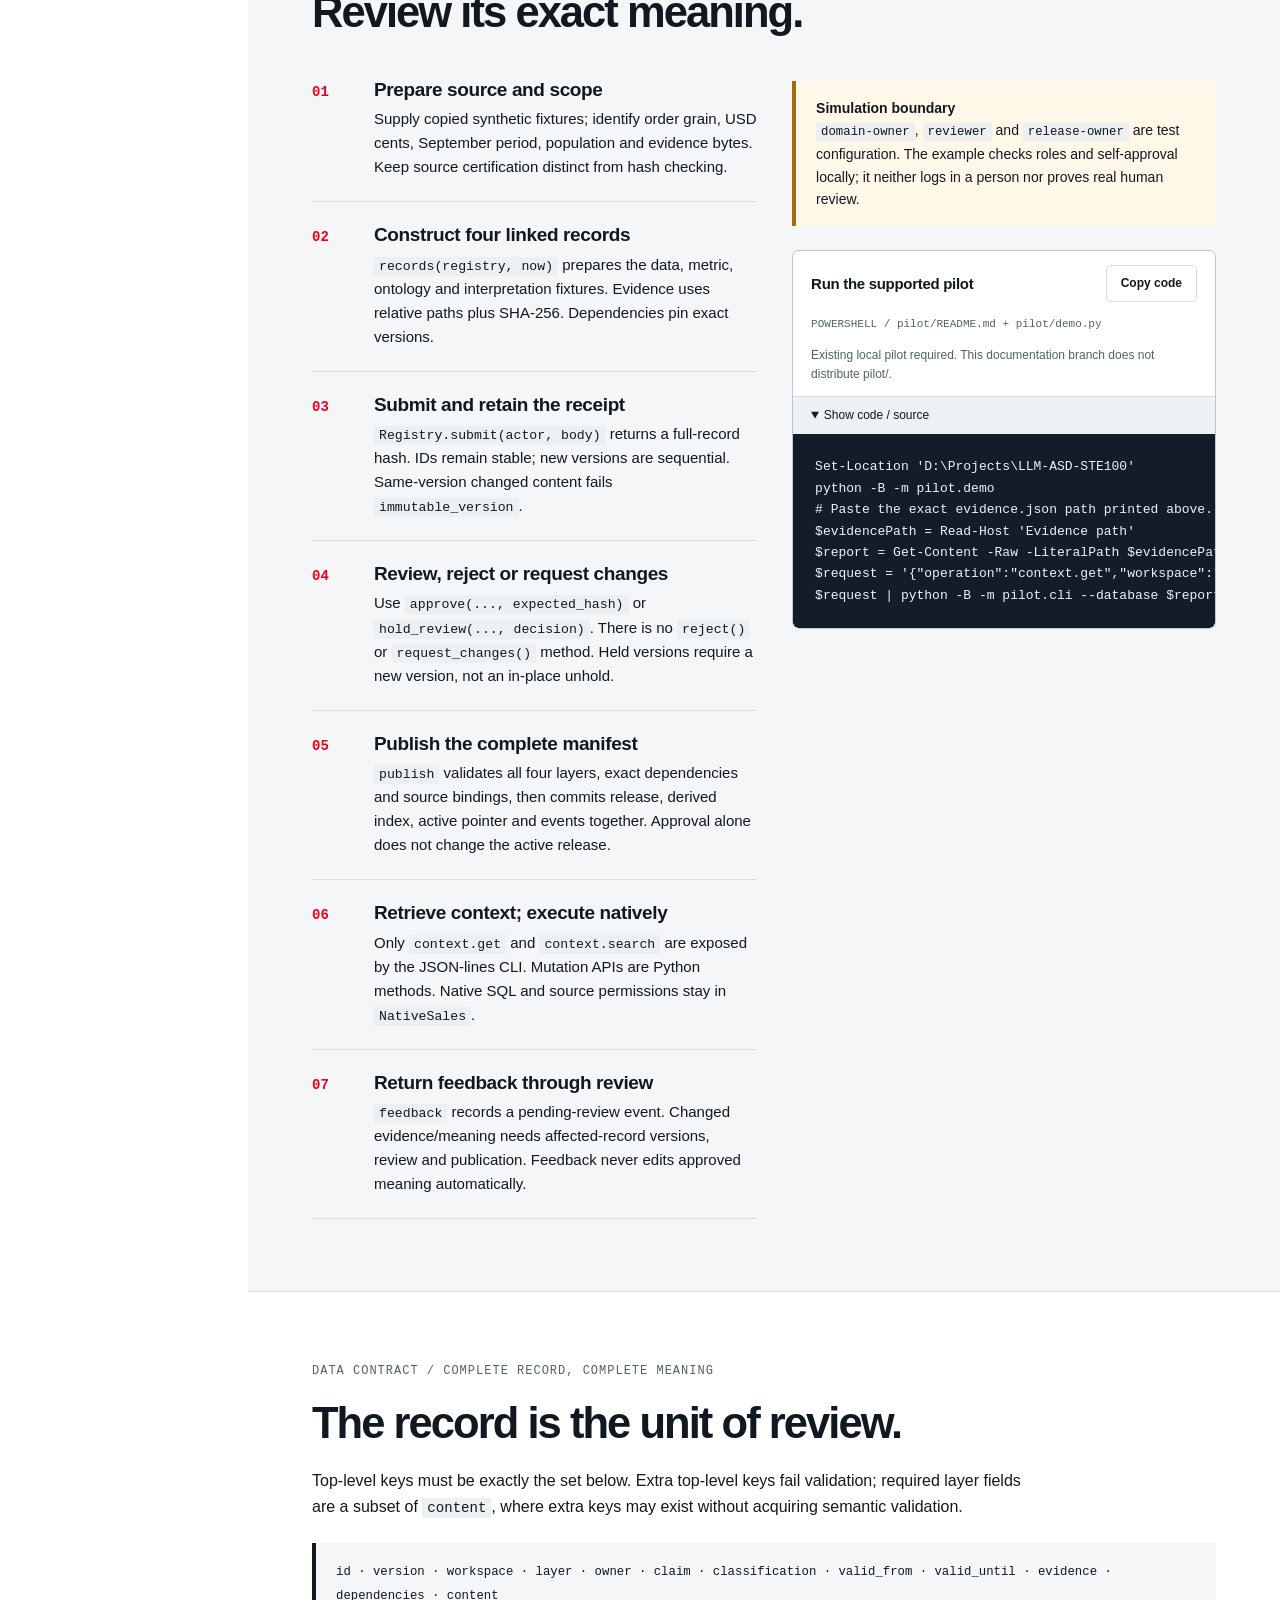
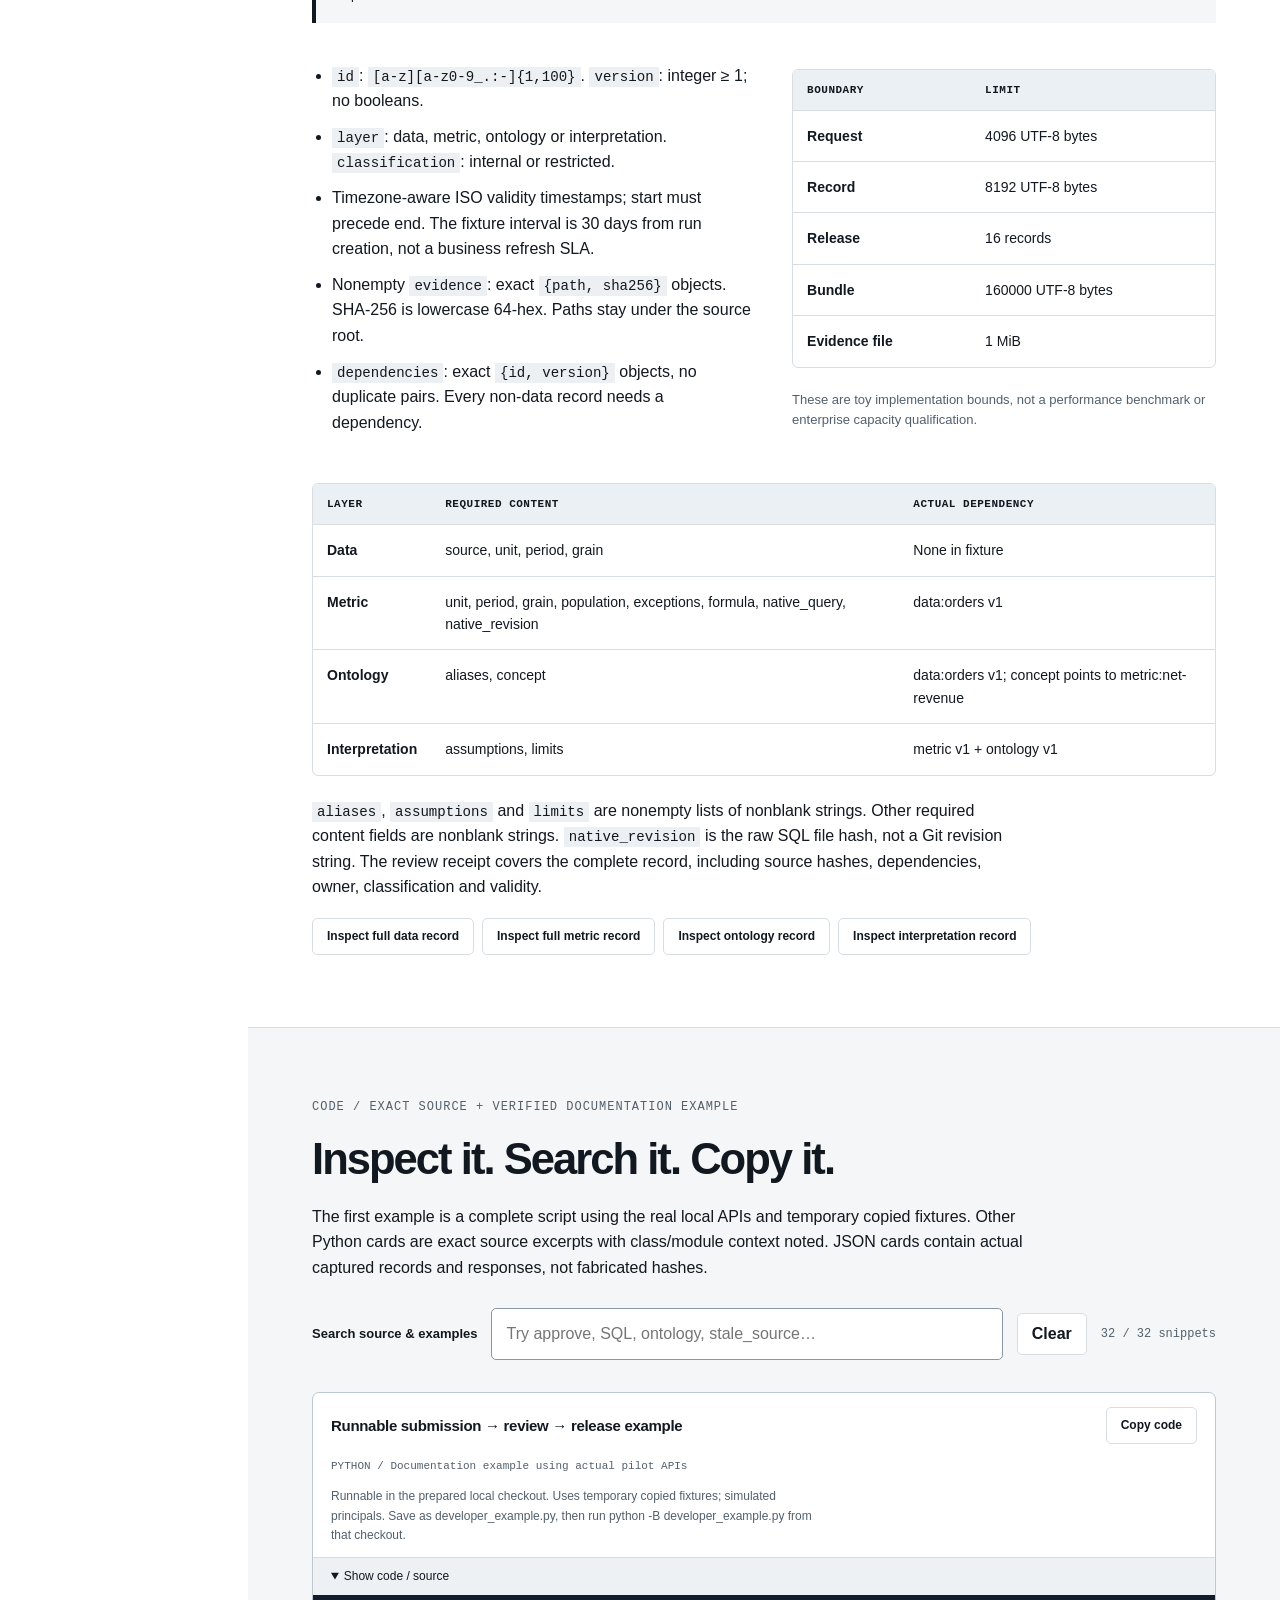
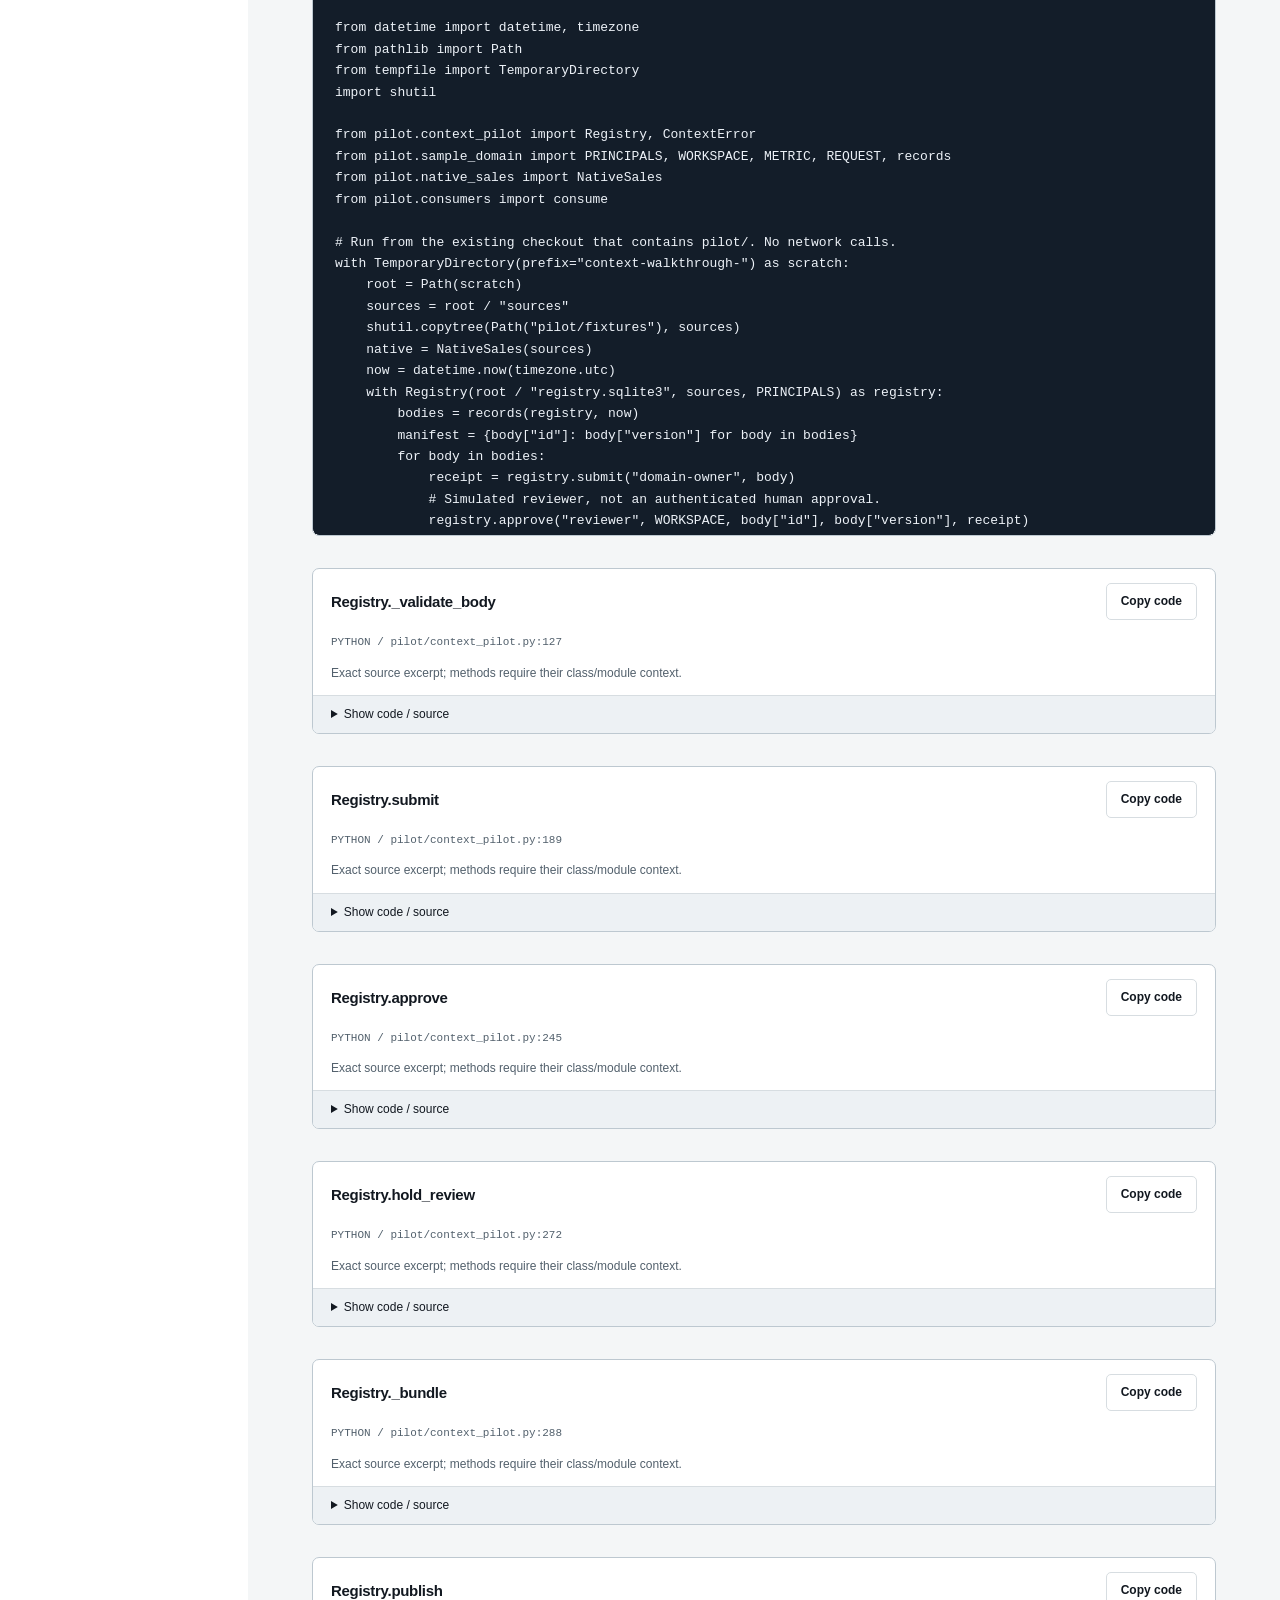
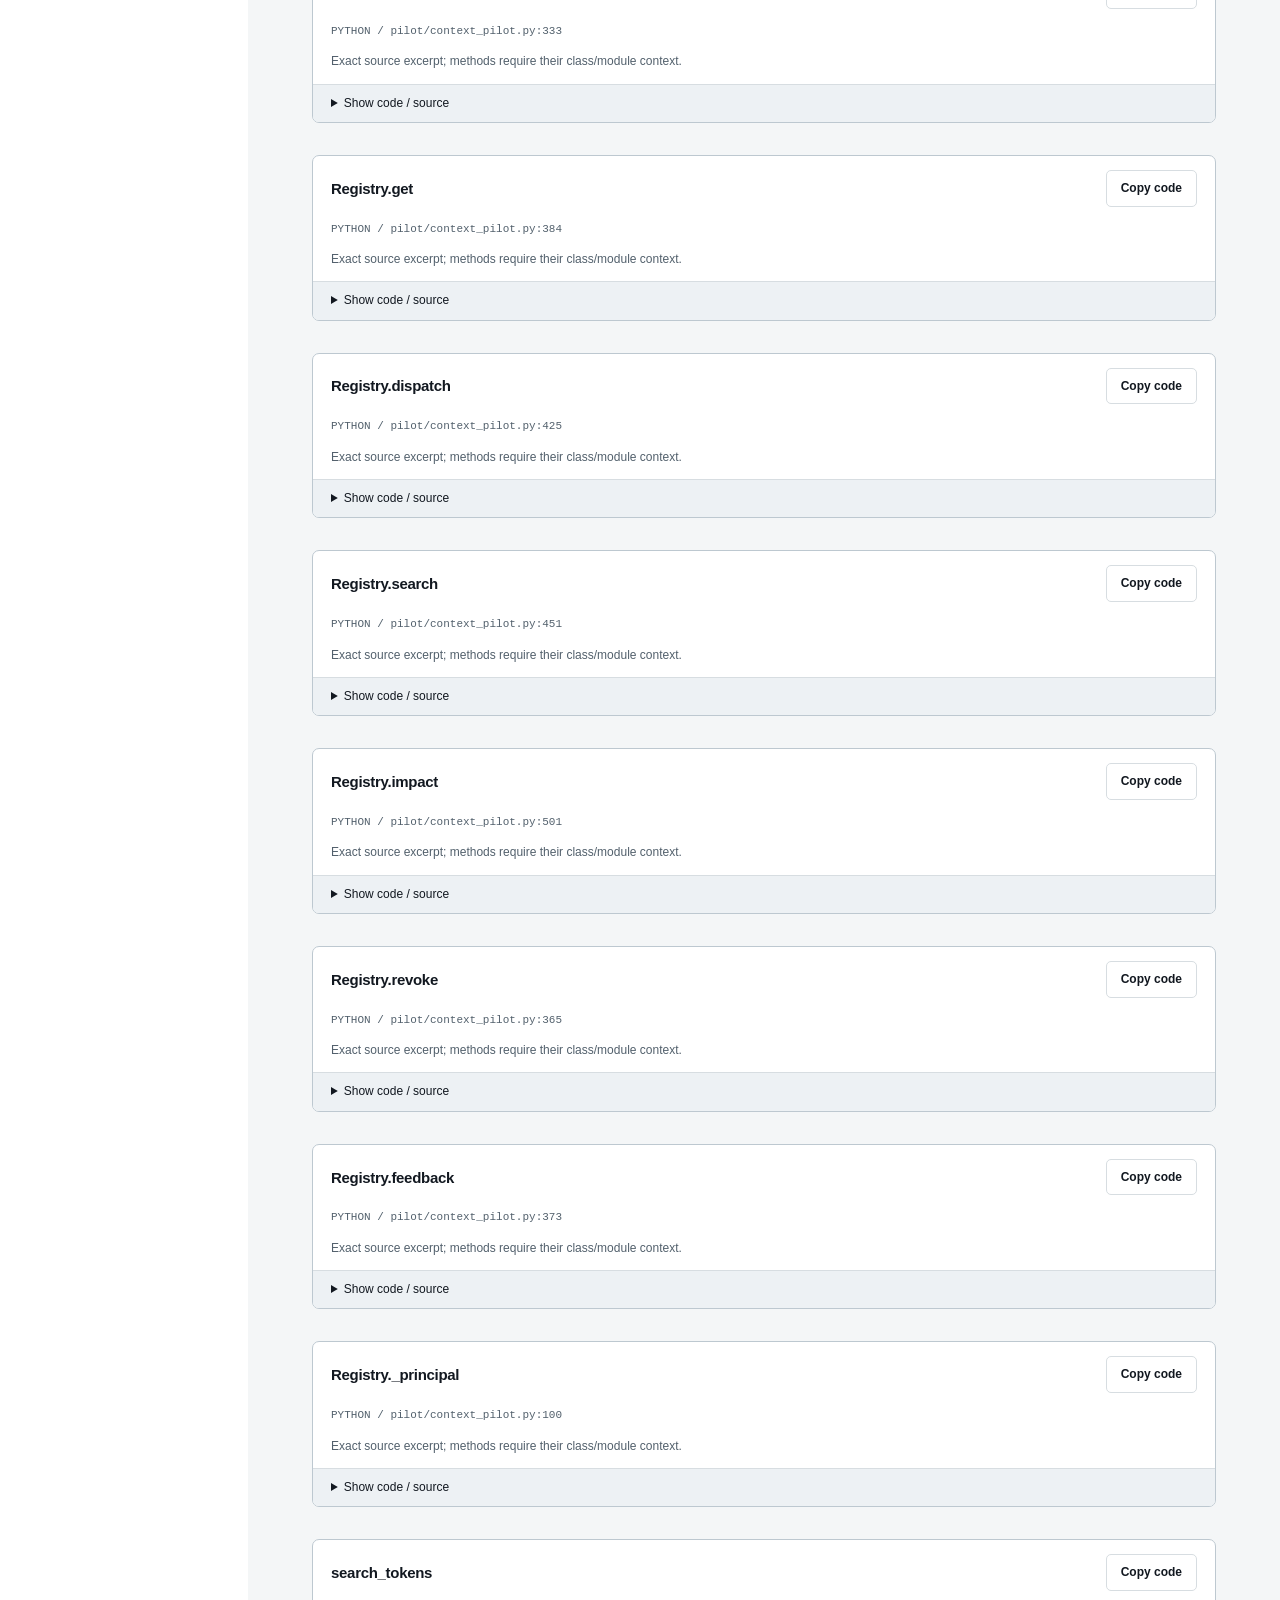
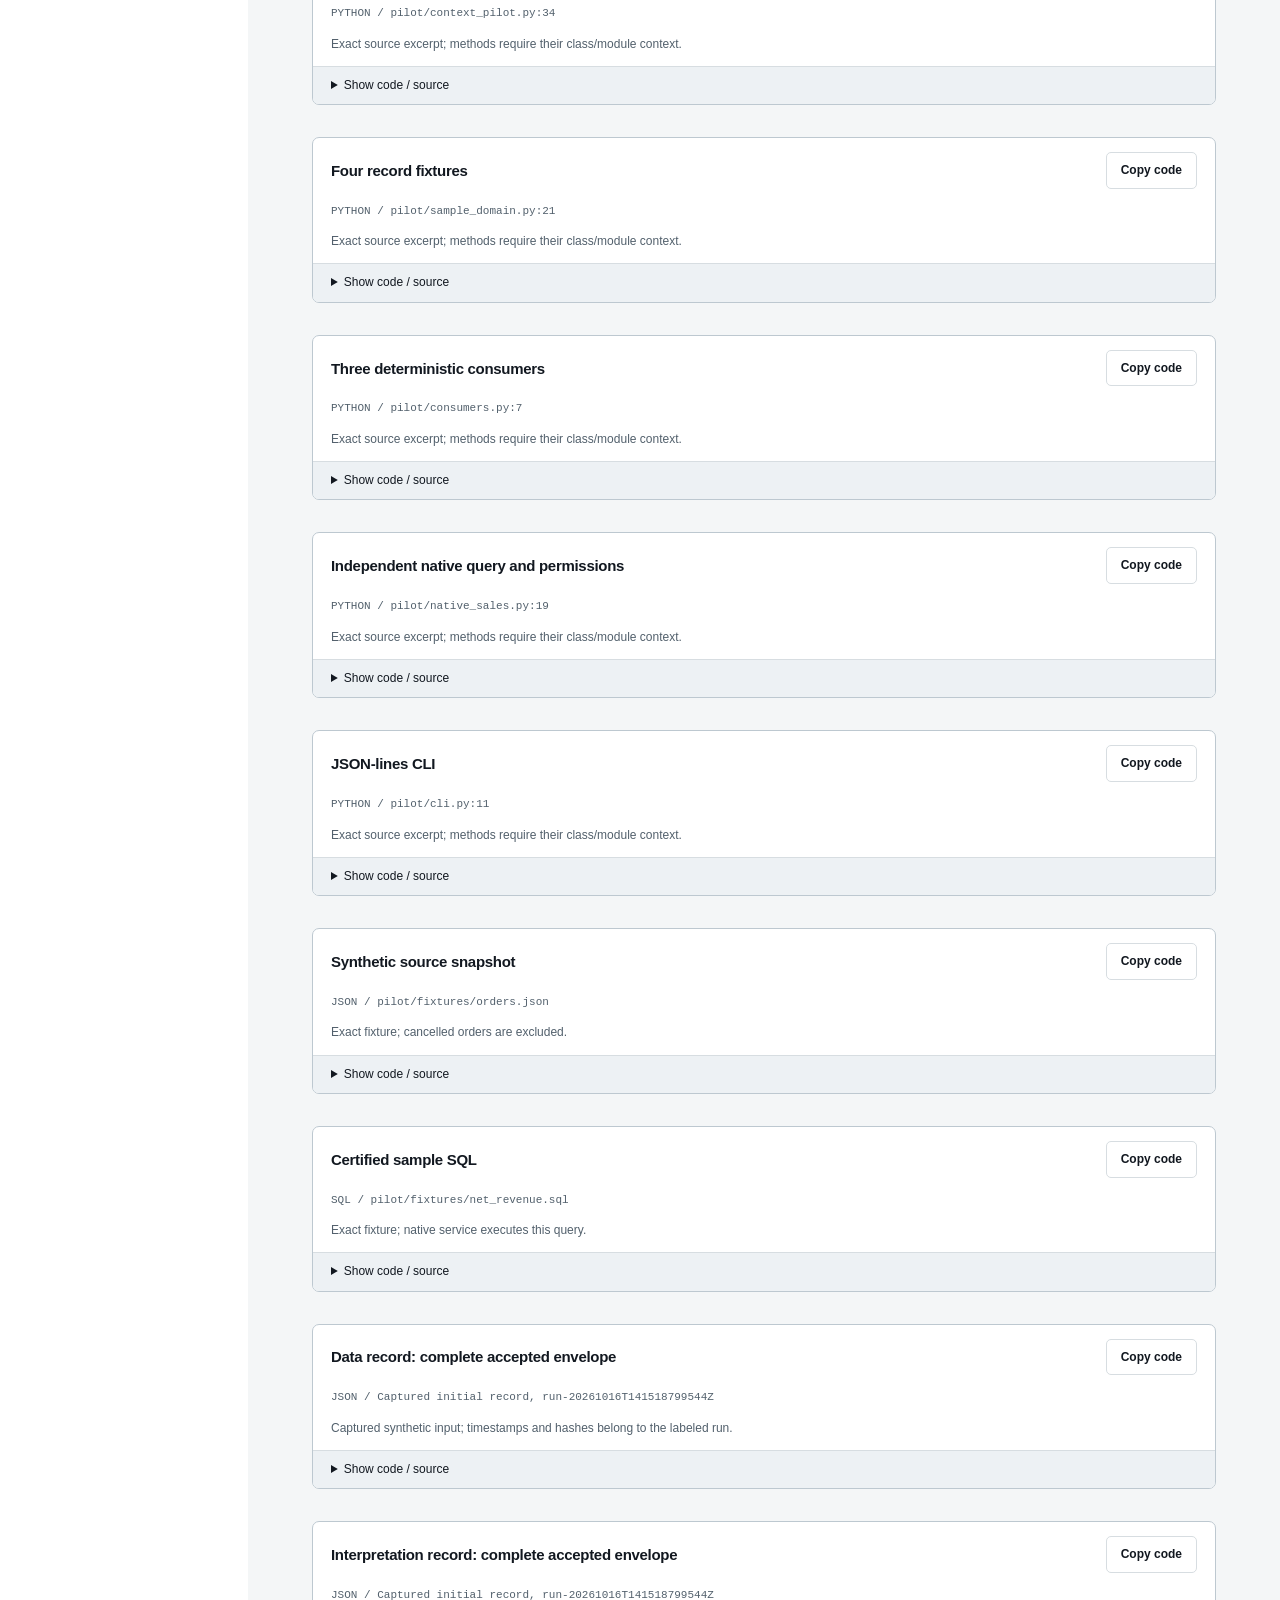
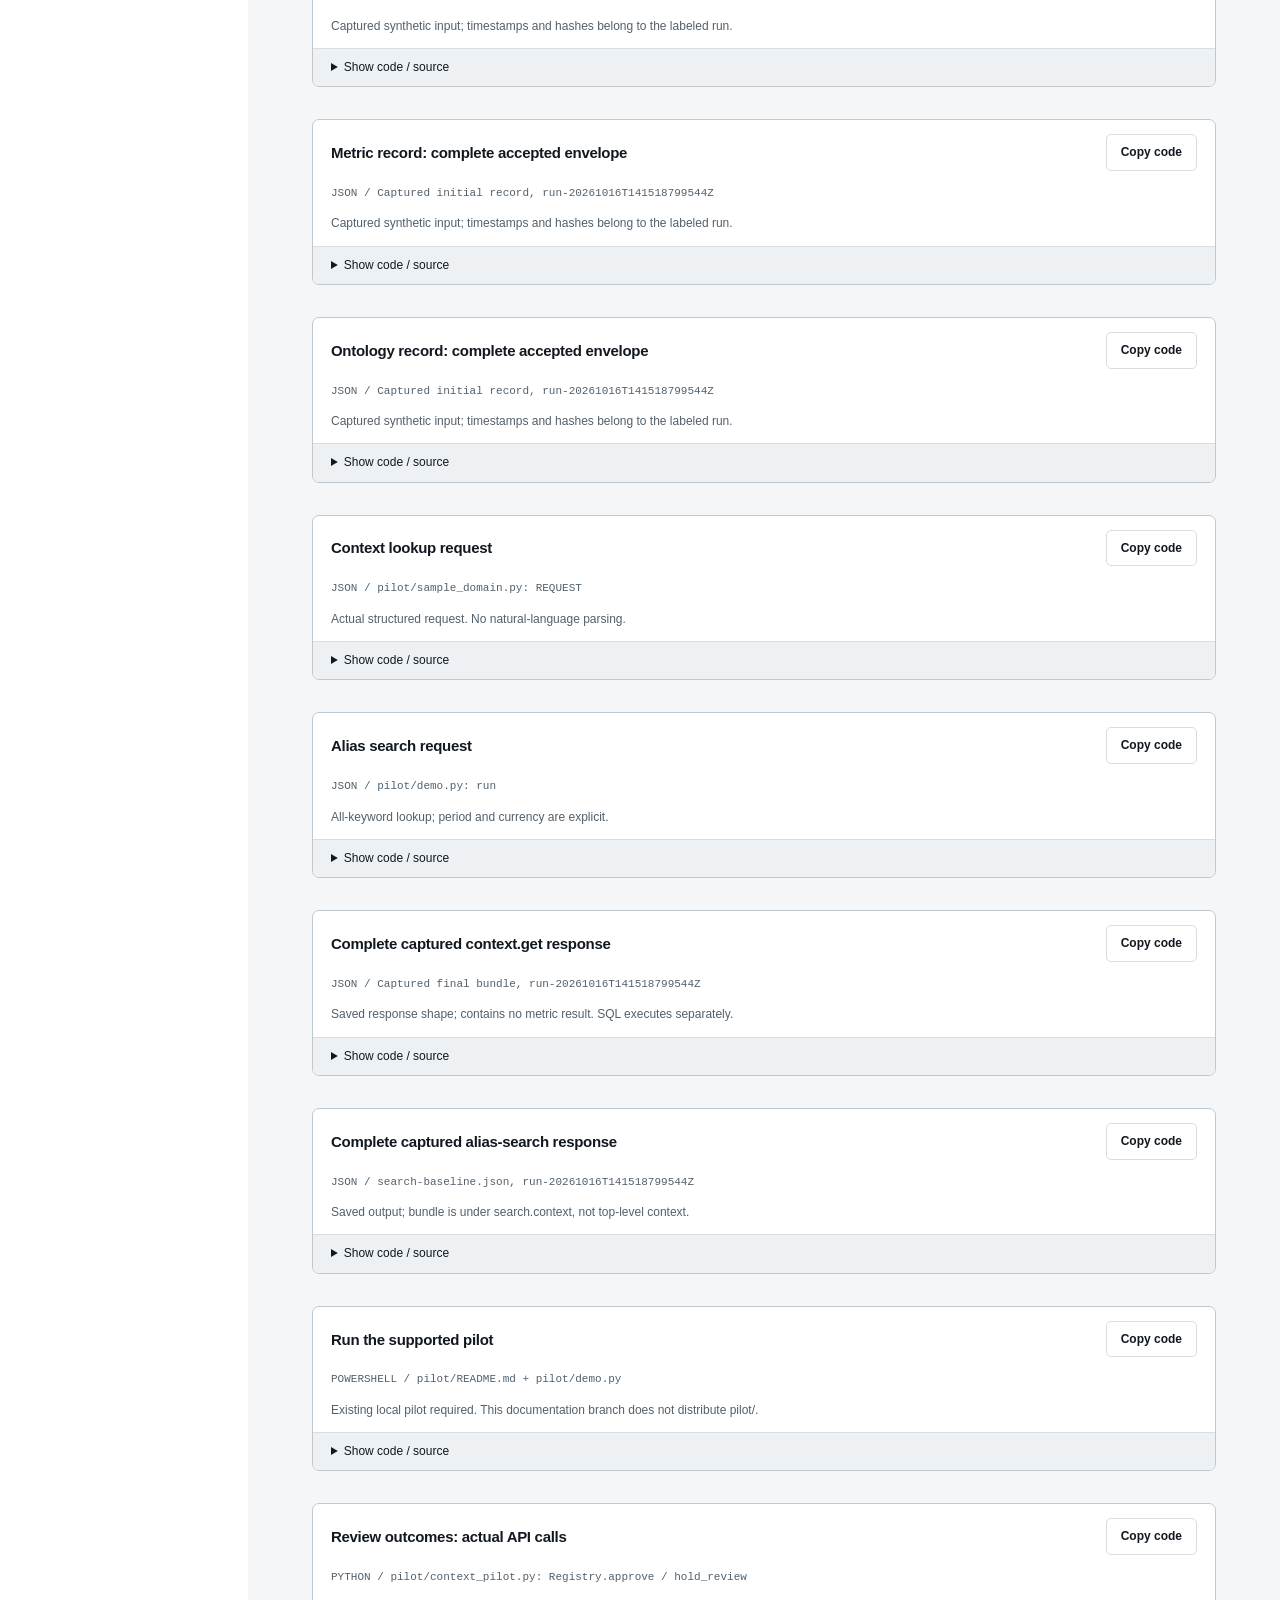
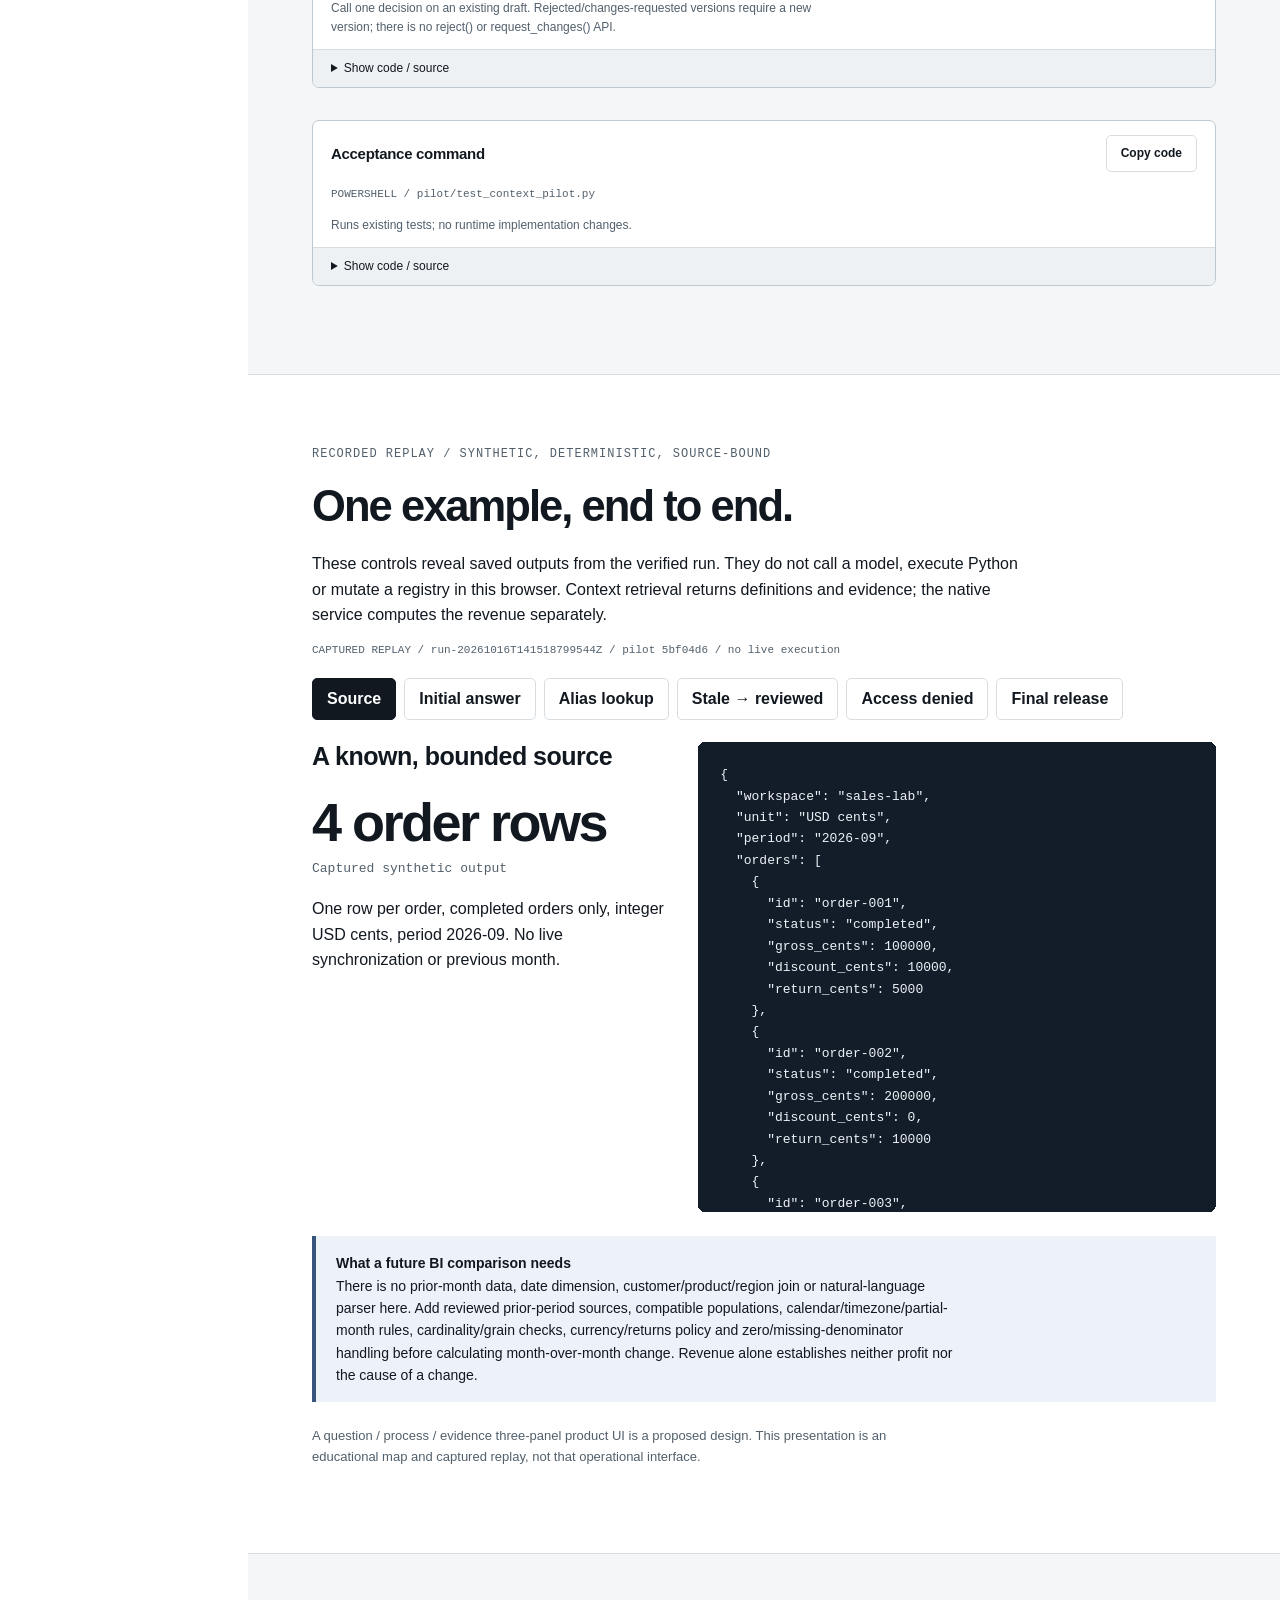
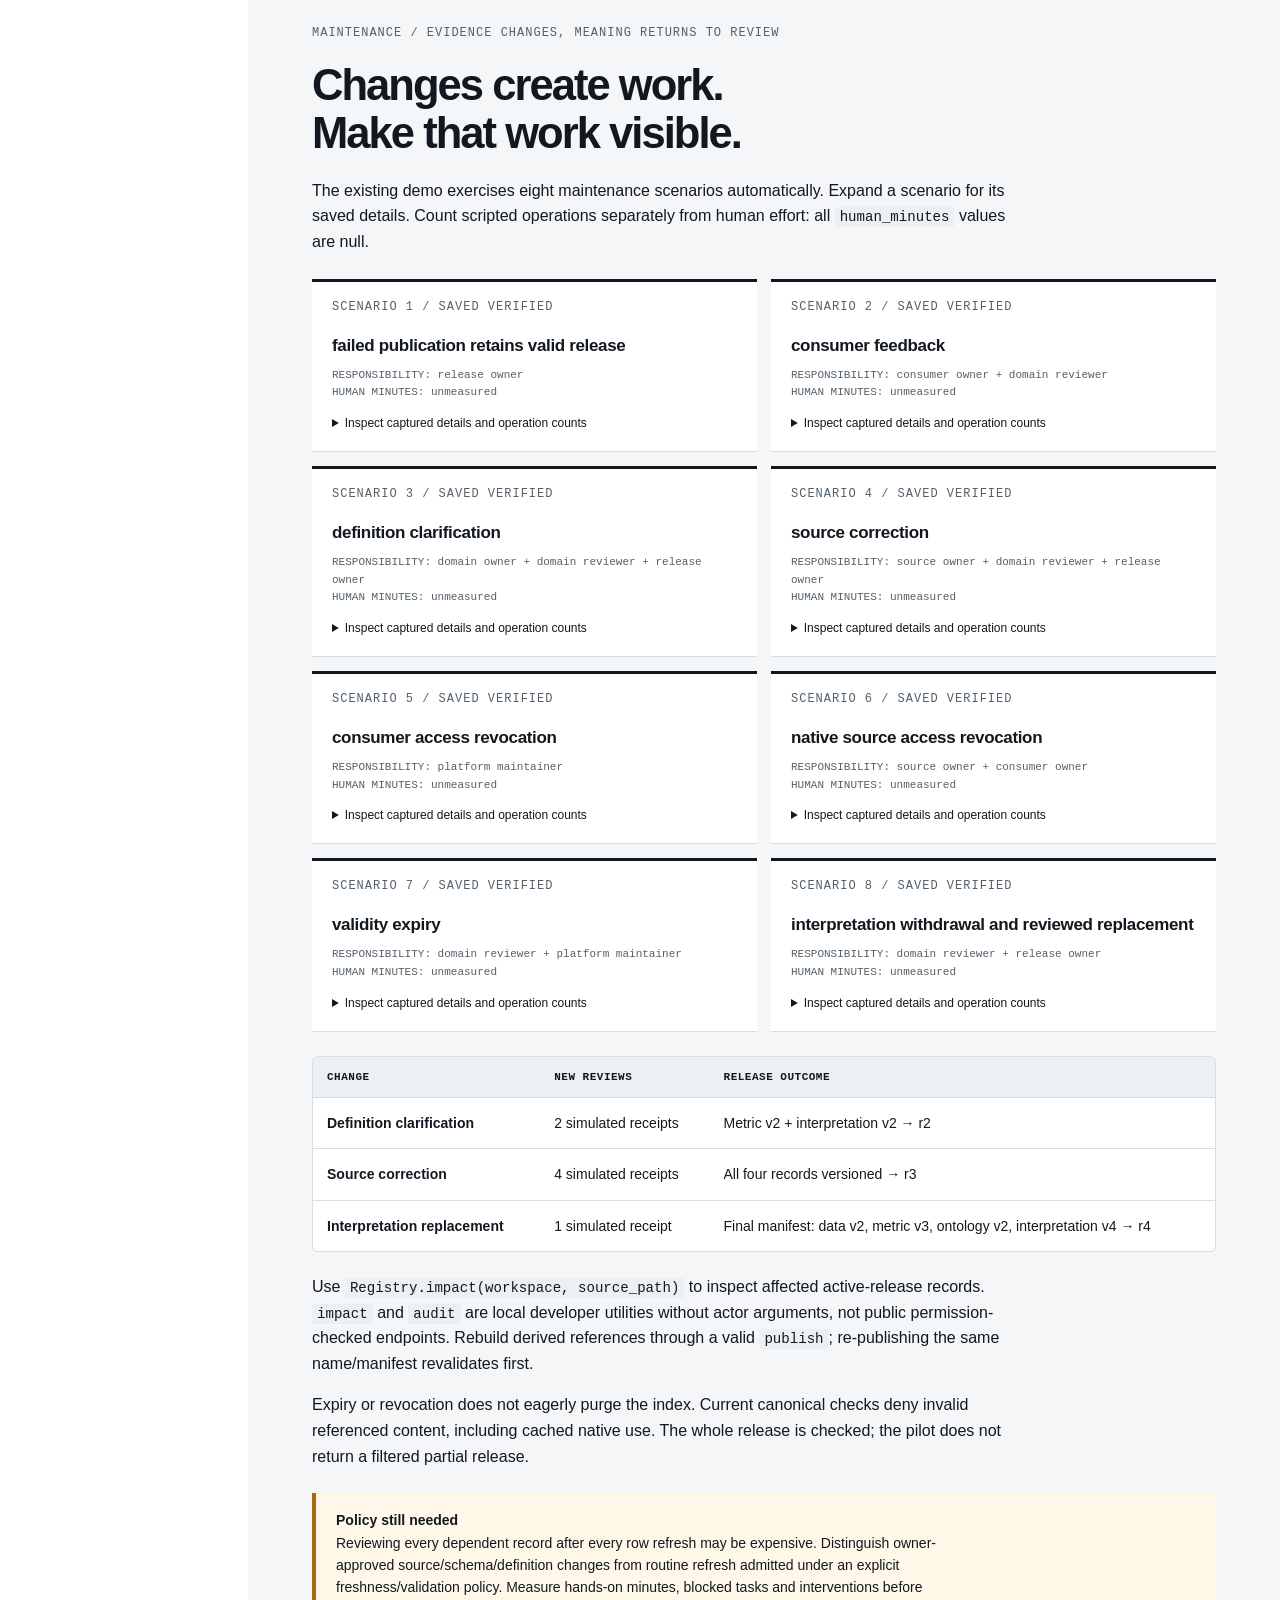
<file: docs/CONTEXT_LAYER_DEVELOPER.html>
<!doctype html>
<html lang="en">
<head>
<meta charset="utf-8"><meta name="viewport" content="width=device-width,initial-scale=1">
<meta name="description" content="Developer field guide to all 14 nodes of the Prefrontal context-layer architecture, with source-grounded code and captured synthetic evidence.">
<title>Prefrontal — Context layer developer walkthrough</title>
<style>
:root{--ink:#121820;--muted:#52606c;--paper:#fff;--ground:#f4f6f7;--line:#d7dde1;--red:#ee001e;--green:#205b4b;--amber:#80500a;--blue:#36547c;--rail:248px;--mono:Consolas,'Liberation Mono',monospace;--body:'Segoe UI',Arial,sans-serif}
*{box-sizing:border-box}html{scroll-behavior:smooth;scroll-padding-top:96px}body{margin:0;background:var(--paper);color:var(--ink);font:16px/1.6 var(--body)}button,input,select{font:inherit}button,a,input{ -webkit-tap-highlight-color:transparent}button{cursor:pointer}a{color:inherit;text-underline-offset:4px}a:hover{color:var(--red)}button:focus-visible,a:focus-visible,input:focus-visible,summary:focus-visible,[tabindex]:focus-visible{outline:3px solid var(--red);outline-offset:4px}h1,h2,h3,p{margin-top:0}h1,h2,h3{line-height:1.12}h1{font-family:Arial,sans-serif;font-size:clamp(40px,5.2vw,76px);letter-spacing:-.065em;margin-bottom:24px;max-width:950px}h2{font:800 clamp(30px,3.4vw,48px)/1.1 Arial,sans-serif;letter-spacing:-.045em;margin-bottom:20px}h3{font-size:22px;letter-spacing:-.02em}p{max-width:80ch}code{font-family:var(--mono);font-size:.88em;overflow-wrap:anywhere}p code,li code,td code{background:#edf0f2;padding:2px 5px}button{border:1px solid var(--line);background:white;color:var(--ink);padding:9px 14px;border-radius:5px;font-weight:600;line-height:1.4}button:hover{border-color:var(--ink);background:var(--ground)}button.primary{background:var(--red);border-color:var(--red);color:white}button:disabled{opacity:.4;cursor:default}.skip{position:fixed;top:-90px;left:20px;z-index:99;background:white;padding:15px}.skip:focus{top:10px}.rail{position:fixed;inset:0 auto 0 0;width:var(--rail);border-right:1px solid var(--line);background:var(--ground);padding:28px 22px;display:flex;flex-direction:column;z-index:20;overflow:auto}.wordmark{font:900 27px Arial,sans-serif;letter-spacing:-1.5px;text-decoration:none;display:flex;align-items:center;gap:10px}.mark{width:12px;height:27px;background:var(--red);display:inline-block}.rail .edition{margin:15px 0 35px;font:11px/1.6 var(--mono);text-transform:uppercase;letter-spacing:1.2px;color:var(--muted)}.rail nav{display:grid;gap:4px}.rail nav a{font-size:14px;text-decoration:none;padding:9px 9px;border-left:3px solid transparent;display:flex;gap:12px}.rail nav a span{font:11px var(--mono);color:var(--muted);padding-top:4px}.rail nav a.active{border-left-color:var(--red);background:white;font-weight:700}.rail-footer{margin-top:auto;padding-top:36px;color:var(--muted);font:11px/1.7 var(--mono)}.rail-footer strong{color:var(--ink)}.topbar{position:sticky;top:0;margin-left:var(--rail);z-index:15;min-height:70px;border-bottom:1px solid var(--line);background:rgba(255,255,255,.97);display:flex;align-items:center;gap:14px;padding:12px 36px;flex-wrap:wrap}.topbar .context{font:12px var(--mono);color:var(--muted);margin-right:auto}.topbar button{font-size:13px}.menu-toggle{display:none}.step-controls{display:none;align-items:center;gap:9px}.progress{font:12px var(--mono)}main{margin-left:var(--rail)}section{padding:72px clamp(24px,5vw,88px);border-bottom:1px solid var(--line);scroll-margin-top:68px;min-width:0}section:nth-child(even){background:var(--ground)}.eyebrow{display:block;font:12px var(--mono);letter-spacing:1px;text-transform:uppercase;color:var(--muted);margin-bottom:22px}.intro{font-size:20px;line-height:1.5;max-width:810px;color:#394754}.hero-actions{display:flex;gap:12px;flex-wrap:wrap;margin:28px 0}.hero-actions a{padding:12px 18px;border:1px solid var(--ink);border-radius:5px;text-decoration:none;font-weight:700;font-size:14px}.hero-actions a:first-child{background:var(--ink);color:white}.proof-strip{display:flex;gap:30px;flex-wrap:wrap;margin-top:44px;padding-top:24px;border-top:1px solid var(--line)}.proof-strip div{font:12px/1.7 var(--mono);color:var(--muted)}.proof-strip strong{display:block;font-size:19px;color:var(--ink)}.notice{background:#fff8e8;border-left:4px solid #a46b12;padding:16px 20px;font-size:14px;margin:24px 0}.notice p:last-child{margin:0}.notice.info{background:#edf2f8;border-color:var(--blue)}.notice.source{background:var(--ground);border-color:var(--ink)}.split{display:grid;grid-template-columns:1.05fr 1fr;gap:35px;align-items:start}.small{font-size:13px;color:var(--muted)}.status{display:inline-block;vertical-align:middle;padding:4px 8px;border-radius:3px;font:700 11px/1.4 var(--mono);text-transform:uppercase;letter-spacing:.4px}.status.implemented{color:var(--green);background:#e5f0eb}.status.simulated{color:var(--amber);background:#fff0ce}.status.proposed{color:var(--blue);background:#e8eef8}.legend{display:flex;gap:12px;flex-wrap:wrap;margin:20px 0}.legend span{white-space:normal}.map-frame{border:1px solid var(--line);background:white;overflow-x:auto;border-radius:8px;padding:16px;margin-top:24px}.map-frame svg{display:block;min-width:1000px;width:100%;height:auto}.node-shape{fill:white;stroke:#aeb9c2;stroke-width:1.5}.map-node{cursor:pointer}.map-node:hover .node-shape,.map-node[aria-pressed=true] .node-shape{stroke:var(--red);stroke-width:3;fill:#fff7f8}.map-node text{fill:var(--ink);pointer-events:none;font-family:var(--body)}.map-node:focus{outline:none}.map-node:focus .node-shape{stroke:var(--red);stroke-width:4}.edge{stroke:#909ca7;fill:none;stroke-width:1.5}.edge.selected{stroke:var(--red);stroke-width:2.5}.map-note{display:flex;justify-content:space-between;gap:12px;font:12px/1.5 var(--mono);margin:12px 0 24px;color:var(--muted)}.node-grid{display:grid;grid-template-columns:repeat(4,minmax(0,1fr));gap:8px;margin:20px 0}.node-button{text-align:left;padding:12px;min-height:70px;font-size:13px;border-radius:4px}.node-button span{display:block;color:var(--muted);font:10px var(--mono);margin-bottom:5px}.node-button[aria-pressed=true]{border-color:var(--red);box-shadow:inset 3px 0 var(--red)}.inspector{border:1px solid var(--line);border-radius:8px;background:white;padding:28px;scroll-margin-top:100px}.inspector-top{display:flex;align-items:flex-start;justify-content:space-between;gap:20px;margin-bottom:22px}.inspector-top h3{font-size:28px;margin:10px 0}.node-index{font:12px var(--mono);color:var(--muted)}dl.fields{display:grid;grid-template-columns:1fr 1fr;gap:20px 35px;margin:0}dl.fields dt{font:700 11px var(--mono);text-transform:uppercase;letter-spacing:.6px;margin-bottom:6px;color:var(--muted)}dl.fields dd{margin:0;font-size:15px}dl.fields .wide{grid-column:1/-1}.boundary{border-top:1px solid var(--line);padding-top:18px;margin-top:22px;font-size:14px}.code-links{display:flex;gap:8px;flex-wrap:wrap;margin-top:18px}.code-links button{font-size:12px}.flow{display:grid;gap:0;counter-reset:flow}.flow article{display:grid;grid-template-columns:46px 1fr;gap:16px;padding:22px 0;border-bottom:1px solid var(--line)}.flow article:before{counter-increment:flow;content:counter(flow,decimal-leading-zero);font:700 14px var(--mono);color:var(--red);padding-top:5px}.flow h3{font-size:19px;margin-bottom:7px}.flow p{margin:0;font-size:15px}.table-scroll{max-width:100%;overflow:auto;border:1px solid var(--line);border-radius:6px;background:white;margin:22px 0}table{width:100%;border-collapse:collapse;text-align:left;font-size:14px}th{font:700 11px var(--mono);text-transform:uppercase;letter-spacing:.5px;background:#eaf0f3;padding:14px}td{padding:14px;border-top:1px solid var(--line);vertical-align:top}td:first-child{font-weight:600}pre{margin:0;background:#131d29;color:#edf2f8;padding:22px;font:13px/1.65 var(--mono);overflow:auto;tab-size:4;text-align:left;border-radius:0 0 6px 6px;max-height:540px}pre code{font:inherit;overflow-wrap:normal;white-space:pre}.code-card{border:1px solid #bdc8d0;background:white;border-radius:7px;overflow:hidden;margin:16px 0;min-width:0}.code-card header{display:flex;align-items:center;justify-content:space-between;gap:14px;padding:14px 18px}.code-card h3{font-size:15px;line-height:1.4;margin:0}.code-card header button{font-size:12px;white-space:nowrap}.code-card .origin{font:11px/1.6 var(--mono);color:var(--muted);margin:0 18px 12px;overflow-wrap:anywhere}.code-card .kind{font-size:12px;padding:0 18px 12px;color:var(--muted);margin:0}.code-card summary{padding:9px 18px;background:#edf1f4;font-size:12px;cursor:pointer;border-top:1px solid var(--line)}.code-toolbar{display:flex;align-items:center;gap:14px;flex-wrap:wrap;margin:28px 0 16px}.code-toolbar label{font-weight:600;font-size:13px}.code-toolbar input{flex:1;min-width:180px;padding:12px 14px;border:1px solid #8797a4;border-radius:5px;background:white;color:var(--ink)}.code-count{font:12px var(--mono);color:var(--muted)}.code-gallery{display:grid;grid-template-columns:1fr;gap:0}.code-card[hidden]{display:none}.empty{border:1px dashed #8797a4;padding:24px}.replay-controls{display:flex;gap:8px;flex-wrap:wrap;margin:22px 0}.replay-controls button[aria-pressed=true]{background:var(--ink);border-color:var(--ink);color:white}.replay-label{font:11px var(--mono);color:var(--muted);overflow-wrap:anywhere;margin-bottom:18px}.replay-panel{display:grid;grid-template-columns:minmax(0,.9fr) minmax(0,1.3fr);gap:28px}.replay-panel h3{font-size:25px}.replay-panel pre{max-height:470px;border-radius:7px}.stat-value{font:900 54px/1 Arial,sans-serif;letter-spacing:-2.5px;margin:20px 0}.stat-value small{font:13px var(--mono);letter-spacing:0;display:block;color:var(--muted);margin-top:12px}.scenario-list{display:grid;grid-template-columns:1fr 1fr;gap:14px;margin:24px 0}.scenario{border-top:3px solid var(--ink);padding:18px 20px;background:white;border-bottom:1px solid var(--line)}.scenario h3{font-size:17px;margin-bottom:12px}.scenario .roles{font:11px/1.6 var(--mono);color:var(--muted);margin:12px 0}.scenario details{font-size:12px}.scenario pre{font-size:11px;max-height:280px;margin-top:12px}.schema-list{padding-left:20px}.schema-list li{margin-bottom:10px}.error-filter{margin:20px 0}.error-filter input{padding:12px;width:min(100%,460px);border:1px solid #8797a4;border-radius:5px}.footer-note{margin:22px 0;font-size:12px;color:var(--muted)}.toast{position:fixed;bottom:24px;right:24px;padding:13px 19px;border-radius:5px;background:var(--ink);color:white;font-size:14px;z-index:100;max-width:calc(100vw - 40px);display:none}.toast.visible{display:block}.source-digest{font:11px/1.8 var(--mono);overflow-wrap:anywhere;color:var(--muted)}.presenting section{display:none;min-height:calc(100vh - 70px);padding-top:45px}.presenting section.active-slide{display:block}.presenting .step-controls{display:flex}.presenting .topbar .context{display:none}.presenting .topbar{justify-content:space-between}.presenting .rail nav a{padding-top:8px;padding-bottom:8px}.print-only{display:none}.source-check{font-weight:600;color:var(--green)}[hidden]{display:none!important}noscript{display:block;padding:20px;background:#fff0ce}
.split{grid-template-columns:minmax(0,1.05fr) minmax(0,1fr)}.split>*,.replay-panel>*{min-width:0}.scenario{min-width:0}.scenario-list{grid-template-columns:repeat(2,minmax(0,1fr))}
.map-node text[font-weight="700"]{font-size:15px}.map-node text:not([font-weight]){font-size:12px}.code-card{scroll-margin-top:112px}
@media(max-width:760px){.topbar .context{display:none}}
@media(min-width:1700px){main{max-width:1900px}section{padding-left:90px;padding-right:90px}}
@media(max-width:1100px){:root{--rail:215px}.rail{padding:24px 15px}.topbar{padding:12px 24px}section{padding:55px 30px}.node-grid{grid-template-columns:repeat(3,minmax(0,1fr))}.split{grid-template-columns:1fr}.replay-panel{grid-template-columns:1fr}.intro{font-size:18px}}
@media(max-width:760px){:root{--rail:0px}.rail{transform:translateX(-100%);width:260px;box-shadow:8px 0 35px #12182020}.rail.open{transform:translateX(0)}.menu-toggle{display:inline-block}.topbar{margin-left:0;padding:10px 15px;gap:8px;min-height:64px}.topbar .context{font-size:10px}.topbar button{font-size:12px;padding:8px 10px}.topbar .print-button{display:none}.topbar .step-controls{width:100%;justify-content:space-between}.presenting .topbar{min-height:100px}main{margin-left:0}section{padding:42px 20px;scroll-margin-top:70px}h1{font-size:43px;letter-spacing:-2.4px}h2{font-size:32px}.intro{font-size:17px}.proof-strip{gap:18px}.proof-strip div{flex-basis:42%}.node-grid{grid-template-columns:repeat(2,minmax(0,1fr))}.node-button{font-size:12px;min-height:76px}.map-frame{padding:8px}.map-frame svg{min-width:1050px}.map-note{flex-direction:column}.inspector{padding:21px 17px}.inspector-top{gap:12px;flex-direction:column}.inspector-top h3{font-size:25px}dl.fields{grid-template-columns:1fr;gap:18px}dl.fields .wide{grid-column:auto}.scenario-list{grid-template-columns:1fr}.code-card header{align-items:flex-start;padding:14px 12px}.code-card h3{font-size:14px}.code-card .origin,.code-card .kind{margin-left:12px;margin-right:12px}.code-card .kind{padding-left:0;padding-right:0}.code-toolbar{gap:10px}.code-toolbar input{flex-basis:100%}pre{font-size:11px;padding:16px;max-height:460px}.stat-value{font-size:46px}.flow article{grid-template-columns:35px 1fr;gap:10px}td,th{padding:11px;min-width:125px}.notice{padding:14px 16px}.presenting section{padding-top:30px}.toast{bottom:15px;right:15px}.legend{gap:8px}.legend .status{font-size:10px}}
@media(prefers-reduced-motion:reduce){html{scroll-behavior:auto}*{animation:none!important;transition:none!important}}
@media print{body{font-size:11px}.rail,.topbar,.hero-actions,.node-grid,.map-frame,.map-note,.legend,.code-toolbar,.code-card header button,.replay-controls,.toast{display:none!important}main{margin:0}section,.presenting section{display:block!important;min-height:0;padding:24px 18px;break-before:page}section:first-child{break-before:auto}h1{font-size:37px}h2{font-size:27px}h3{font-size:18px}.code-card,.notice,.inspector{break-inside:avoid}.code-card details:not([open]){display:none}pre{white-space:pre-wrap;overflow:visible;max-height:none;color:#111;background:#f3f4f5;font-size:9px}pre code{white-space:pre-wrap}.split,.replay-panel,.scenario-list{display:block}.print-only{display:block}.scenario{break-inside:avoid}.table-scroll{overflow:visible}.proof-strip{margin-top:20px}.intro{font-size:15px}}
</style>
</head>
<body>
<a class="skip" href="#main">Skip to walkthrough</a>
<aside class="rail" id="rail" aria-label="Walkthrough navigation">
<a class="wordmark" href="#start"><span class="mark" aria-hidden="true"></span>Prefrontal</a>
<div class="edition">Developer field guide<br>Context layer / 16 October 2026</div>
<nav id="chapter-nav">
<a href="#start" class="active"><span>01</span>Start here</a>
<a href="#architecture"><span>02</span>All 14 nodes</a>
<a href="#journey"><span>03</span>Developer journey</a>
<a href="#contract"><span>04</span>Records &amp; schema</a>
<a href="#code"><span>05</span>Source &amp; code</a>
<a href="#replay"><span>06</span>End-to-end replay</a>
<a href="#maintenance"><span>07</span>Maintain &amp; review</a>
<a href="#troubleshooting"><span>08</span>Troubleshooting</a>
<a href="#verification"><span>09</span>Tests &amp; proof</a>
<a href="#next"><span>10</span>Production gaps</a>
</nav>
<div class="rail-footer"><strong>Local, deterministic, synthetic.</strong><br>No model call. No network service.<br>All human approvals are simulated.<br><br><span id="rail-source"></span></div>
</aside>
<header class="topbar">
<button class="menu-toggle" id="menu-toggle" aria-controls="rail" aria-expanded="false">Contents</button>
<span class="context">ENGINEERING WALKTHROUGH <span aria-hidden="true">/</span> source-bound examples</span>
<div class="step-controls"><button id="previous" aria-label="Previous chapter">← Previous</button><span class="progress" id="slide-progress"></span><button id="next-slide" aria-label="Next chapter">Next →</button></div>
<button id="present-toggle" aria-pressed="false">Presentation mode</button>
<button class="print-button" id="print">Print / save PDF</button>
</header>
<main id="main">
<noscript>This HTML requires JavaScript for the interactive architecture, source snippets and captured evidence. Enable JavaScript locally. No network connection is required. The companion Markdown guide remains available in the repository.</noscript>
<section id="start" aria-labelledby="start-title" class="active-slide">
<span class="eyebrow">Build the meaning. Keep the evidence. Recheck at use.</span>
<h1 id="start-title">From a question to a governed context bundle.</h1>
<p class="intro">A developer walkthrough of every node in the current context-layer architecture. Follow one synthetic sales definition from submission and exact-version review to independent consumers, then watch evidence and permissions change.</p>
<div class="hero-actions"><a href="#architecture">Explore the 14 nodes →</a><a href="#code" data-open-snippet="runnable">Open the working example</a></div>
<div class="split">
<div><h3>The business question</h3><p>“What were net sales this month compared with last month?”</p><p><strong>The executable scope is narrower:</strong> September 2026 net revenue in USD. “Net sales” is an ontology alias. The example has one month and one order table; it cannot calculate a month-over-month comparison or explain a trend.</p></div>
<div class="notice source"><strong>Read the status, not just the diagram label.</strong><p>The pilot implements local registry, review mechanics, release, lookup and native SQL checks. Human decisions are simulated. Autonomous context agents, model decisions, enterprise adapters and MCP remain proposed.</p></div>
</div>
<div class="proof-strip"><div><strong>14 nodes</strong>current architecture</div><div><strong>4 record types</strong>one canonical registry</div><div><strong>3 clients</strong>identical context</div><div><strong>0 LLM calls</strong>deterministic replay</div></div>
<div class="notice info"><strong>Runtime availability</strong><p>This branch contains documentation artifacts only. The runnable <code>pilot/</code> package remains in the prepared local checkout at the source commit shown below; it is not included by cloning this documentation branch. Do not reset or publish that checkout to view this presentation.</p></div>
</section>
<section id="architecture" aria-labelledby="architecture-title">
<span class="eyebrow">Architecture / current source, exact node identities</span>
<h2 id="architecture-title">Every node. An explicit implementation boundary.</h2>
<p>Select a node on the map or in the list. Each detail names its inputs, outputs, developer work, accountable responsibility, actual functions and remaining gaps. The trusted-policy boundary applies across the diagram; it is not a fifteenth node.</p>
<div class="legend"><span class="status implemented">Implemented locally</span><span class="status simulated">Simulated human decisions</span><span class="status proposed">Proposed component</span></div>
<div class="notice source small">Trusted policy and source authority are external to semantic content. Context IDs do not grant source access or authorize consumer actions. These four layers describe meaning; they do not require four databases or a fixed layer-processing order.</div>
<div class="map-frame" role="region" aria-label="Scrollable current architecture map" tabindex="0"><svg id="architecture-map" viewBox="0 0 1280 550" role="group" aria-label="Fourteen interactive architecture nodes"></svg></div>
<div class="map-note"><span id="map-count"></span><span>On a phone: scroll the map horizontally or use the node list below.</span></div>
<div class="node-grid" id="node-grid" aria-label="All architecture nodes"></div>
<article class="inspector" id="node-inspector" aria-live="polite" aria-atomic="false"></article>
<p class="print-only">For all node details in print, use the companion CONTEXT_LAYER_DEVELOPER_COVERAGE.md checklist. The interactive inspector shows one selected node at a time.</p>
</section>
<section id="journey" aria-labelledby="journey-title">
<span class="eyebrow">Developer journey / the supported path</span>
<h2 id="journey-title">Submit a version.<br>Review its exact meaning.</h2>
<div class="split"><div class="flow">
<article><div><h3>Prepare source and scope</h3><p>Supply copied synthetic fixtures; identify order grain, USD cents, September period, population and evidence bytes. Keep source certification distinct from hash checking.</p></div></article>
<article><div><h3>Construct four linked records</h3><p><code>records(registry, now)</code> prepares the data, metric, ontology and interpretation fixtures. Evidence uses relative paths plus SHA-256. Dependencies pin exact versions.</p></div></article>
<article><div><h3>Submit and retain the receipt</h3><p><code>Registry.submit(actor, body)</code> returns a full-record hash. IDs remain stable; new versions are sequential. Same-version changed content fails <code>immutable_version</code>.</p></div></article>
<article><div><h3>Review, reject or request changes</h3><p>Use <code>approve(..., expected_hash)</code> or <code>hold_review(..., decision)</code>. There is no <code>reject()</code> or <code>request_changes()</code> method. Held versions require a new version, not an in-place unhold.</p></div></article>
<article><div><h3>Publish the complete manifest</h3><p><code>publish</code> validates all four layers, exact dependencies and source bindings, then commits release, derived index, active pointer and events together. Approval alone does not change the active release.</p></div></article>
<article><div><h3>Retrieve context; execute natively</h3><p>Only <code>context.get</code> and <code>context.search</code> are exposed by the JSON-lines CLI. Mutation APIs are Python methods. Native SQL and source permissions stay in <code>NativeSales</code>.</p></div></article>
<article><div><h3>Return feedback through review</h3><p><code>feedback</code> records a pending-review event. Changed evidence/meaning needs affected-record versions, review and publication. Feedback never edits approved meaning automatically.</p></div></article>
</div><div><div class="notice"><strong>Simulation boundary</strong><p><code>domain-owner</code>, <code>reviewer</code> and <code>release-owner</code> are test configuration. The example checks roles and self-approval locally; it neither logs in a person nor proves real human review.</p></div><div id="journey-example"></div></div></div>
</section>
<section id="contract" aria-labelledby="contract-title">
<span class="eyebrow">Data contract / complete record, complete meaning</span>
<h2 id="contract-title">The record is the unit of review.</h2>
<p>Top-level keys must be exactly the set below. Extra top-level keys fail validation; required layer fields are a subset of <code>content</code>, where extra keys may exist without acquiring semantic validation.</p>
<div class="notice source"><code>id · version · workspace · layer · owner · claim · classification · valid_from · valid_until · evidence · dependencies · content</code></div>
<div class="split"><ul class="schema-list"><li><code>id</code>: <code>[a-z][a-z0-9_.:-]{1,100}</code>. <code>version</code>: integer ≥ 1; no booleans.</li><li><code>layer</code>: data, metric, ontology or interpretation. <code>classification</code>: internal or restricted.</li><li>Timezone-aware ISO validity timestamps; start must precede end. The fixture interval is 30 days from run creation, not a business refresh SLA.</li><li>Nonempty <code>evidence</code>: exact <code>{path, sha256}</code> objects. SHA-256 is lowercase 64-hex. Paths stay under the source root.</li><li><code>dependencies</code>: exact <code>{id, version}</code> objects, no duplicate pairs. Every non-data record needs a dependency.</li></ul><div><div class="table-scroll"><table><thead><tr><th>Boundary</th><th>Limit</th></tr></thead><tbody><tr><td>Request</td><td>4096 UTF-8 bytes</td></tr><tr><td>Record</td><td>8192 UTF-8 bytes</td></tr><tr><td>Release</td><td>16 records</td></tr><tr><td>Bundle</td><td>160000 UTF-8 bytes</td></tr><tr><td>Evidence file</td><td>1 MiB</td></tr></tbody></table></div><p class="small">These are toy implementation bounds, not a performance benchmark or enterprise capacity qualification.</p></div></div>
<div class="table-scroll"><table><thead><tr><th>Layer</th><th>Required content</th><th>Actual dependency</th></tr></thead><tbody><tr><td>Data</td><td>source, unit, period, grain</td><td>None in fixture</td></tr><tr><td>Metric</td><td>unit, period, grain, population, exceptions, formula, native_query, native_revision</td><td>data:orders v1</td></tr><tr><td>Ontology</td><td>aliases, concept</td><td>data:orders v1; concept points to metric:net-revenue</td></tr><tr><td>Interpretation</td><td>assumptions, limits</td><td>metric v1 + ontology v1</td></tr></tbody></table></div>
<p><code>aliases</code>, <code>assumptions</code> and <code>limits</code> are nonempty lists of nonblank strings. Other required content fields are nonblank strings. <code>native_revision</code> is the raw SQL file hash, not a Git revision string. The review receipt covers the complete record, including source hashes, dependencies, owner, classification and validity.</p>
<div class="code-links"><button data-snippet="record-data">Inspect full data record</button><button data-snippet="record-metric">Inspect full metric record</button><button data-snippet="record-ontology">Inspect ontology record</button><button data-snippet="record-interpretation">Inspect interpretation record</button></div>
</section>
<section id="code" aria-labelledby="code-title">
<span class="eyebrow">Code / exact source + verified documentation example</span>
<h2 id="code-title">Inspect it. Search it. Copy it.</h2>
<p>The first example is a complete script using the real local APIs and temporary copied fixtures. Other Python cards are exact source excerpts with class/module context noted. JSON cards contain actual captured records and responses, not fabricated hashes.</p>
<div class="code-toolbar"><label for="code-search">Search source &amp; examples</label><input id="code-search" type="search" placeholder="Try approve, SQL, ontology, stale_source…" autocomplete="off"><button id="clear-code-search">Clear</button><span class="code-count" id="code-count" role="status"></span></div>
<div class="code-gallery" id="code-gallery"></div><p class="empty" id="code-empty" hidden>No snippets match. Clear the search or try a function, file name or field.</p>
</section>
<section id="replay" aria-labelledby="replay-title">
<span class="eyebrow">Recorded replay / synthetic, deterministic, source-bound</span>
<h2 id="replay-title">One example, end to end.</h2>
<p>These controls reveal saved outputs from the verified run. They do not call a model, execute Python or mutate a registry in this browser. Context retrieval returns definitions and evidence; the native service computes the revenue separately.</p>
<p class="replay-label" id="replay-source"></p>
<div class="replay-controls" id="replay-controls"><button data-replay="source" aria-pressed="true">Source</button><button data-replay="initial" aria-pressed="false">Initial answer</button><button data-replay="search" aria-pressed="false">Alias lookup</button><button data-replay="correction" aria-pressed="false">Stale → reviewed</button><button data-replay="denial" aria-pressed="false">Access denied</button><button data-replay="final" aria-pressed="false">Final release</button></div>
<div class="replay-panel"><article id="replay-explanation"></article><div><pre aria-label="Captured JSON output"><code id="replay-json"></code></pre></div></div>
<div class="notice info"><strong>What a future BI comparison needs</strong><p>There is no prior-month data, date dimension, customer/product/region join or natural-language parser here. Add reviewed prior-period sources, compatible populations, calendar/timezone/partial-month rules, cardinality/grain checks, currency/returns policy and zero/missing-denominator handling before calculating month-over-month change. Revenue alone establishes neither profit nor the cause of a change.</p></div>
<p class="small">A question / process / evidence three-panel product UI is a proposed design. This presentation is an educational map and captured replay, not that operational interface.</p>
</section>
<section id="maintenance" aria-labelledby="maintenance-title">
<span class="eyebrow">Maintenance / evidence changes, meaning returns to review</span>
<h2 id="maintenance-title">Changes create work.<br>Make that work visible.</h2>
<p>The existing demo exercises eight maintenance scenarios automatically. Expand a scenario for its saved details. Count scripted operations separately from human effort: all <code>human_minutes</code> values are null.</p>
<div class="scenario-list" id="scenario-list"></div>
<div class="table-scroll"><table><thead><tr><th>Change</th><th>New reviews</th><th>Release outcome</th></tr></thead><tbody><tr><td>Definition clarification</td><td>2 simulated receipts</td><td>Metric v2 + interpretation v2 → r2</td></tr><tr><td>Source correction</td><td>4 simulated receipts</td><td>All four records versioned → r3</td></tr><tr><td>Interpretation replacement</td><td>1 simulated receipt</td><td>Final manifest: data v2, metric v3, ontology v2, interpretation v4 → r4</td></tr></tbody></table></div>
<p>Use <code>Registry.impact(workspace, source_path)</code> to inspect affected active-release records. <code>impact</code> and <code>audit</code> are local developer utilities without actor arguments, not public permission-checked endpoints. Rebuild derived references through a valid <code>publish</code>; re-publishing the same name/manifest revalidates first.</p>
<p>Expiry or revocation does not eagerly purge the index. Current canonical checks deny invalid referenced content, including cached native use. The whole release is checked; the pilot does not return a filtered partial release.</p>
<div class="notice"><strong>Policy still needed</strong><p>Reviewing every dependent record after every row refresh may be expensive. Distinguish owner-approved source/schema/definition changes from routine refresh admitted under an explicit freshness/validation policy. Measure hands-on minutes, blocked tasks and interventions before estimating staffing, recurring cost or business return.</p></div>
</section>
<section id="troubleshooting" aria-labelledby="troubleshooting-title">
<span class="eyebrow">Failure contract / controlled outcomes</span>
<h2 id="troubleshooting-title">Explain the denial.<br>Repair the cause.</h2>
<p>Dispatch failures return only <code>{"ok":false,"error":"code"}</code>, with no record/evidence payload. Source-service failures are separate Python exceptions. Do not bypass a denied grant or “repair” integrity by trusting a client bundle.</p>
<div class="error-filter"><label for="error-search" class="small">Find a failure code</label><br><input id="error-search" type="search" placeholder="Search code or recovery action…"></div>
<div class="table-scroll"><table><thead><tr><th>Code</th><th>Cause and developer response</th></tr></thead><tbody id="error-table"></tbody></table></div>
<p id="error-empty" hidden>No matching failures. Clear the filter to see all codes.</p>
</section>
<section id="verification" aria-labelledby="verification-title">
<span class="eyebrow">Verification / inspectable scope and version</span>
<h2 id="verification-title">Evidence for the local lifecycle.</h2>
<div class="proof-strip" id="verification-stats"></div>
<div class="table-scroll"><table><thead><tr><th>Check</th><th>What it demonstrates</th></tr></thead><tbody><tr><td>Three consumers</td><td>Identical context and native known answers; each consumer controls its output/action boundary.</td></tr><tr><td>Exact review and release</td><td>Full-content hash approval, held-version replacement, complete dependencies, cycle denial and failed-publication rollback.</td></tr><tr><td>Drift, expiry, revocation</td><td>Bound source changes deny delivery; reviewed recovery needs publication; cached-use recheck blocks revoked interpretation.</td></tr><tr><td>Separate permissions</td><td>Context role/workspace/classification checks and independent native-source grants; trusted local configuration only.</td></tr><tr><td>Transport, bounds and search</td><td>Separate-process JSON, malformed input, source/query budgets, stale index and exact/all-keyword lookup.</td></tr></tbody></table></div>
<h3>Inspect the artifacts</h3><p>The demo prints its new <code>evidence.json</code> path. The run directory retains <code>registry.sqlite3</code>, copied <code>sources/</code>, <code>audit.json</code>, <code>initial-consumers.json</code>, <code>final-consumers.json</code> and <code>search-baseline.json</code>. CLI calls append SQLite delivery/denial events; saved JSON and its original 60-event count do not refresh automatically.</p>
<div id="verification-command"></div>
<h3>Source receipt</h3><div id="source-receipt" class="source-digest"></div>
<details><summary>All pilot source / fixture SHA-256 hashes</summary><div class="table-scroll"><table><thead><tr><th>File</th><th>SHA-256</th></tr></thead><tbody id="hash-table"></tbody></table></div></details>
<div class="notice source"><strong>Local proof, not enterprise acceptance</strong><p>These checks do not establish human semantic judgment, production identity or audit integrity, relevance quality, infrastructure-failure recovery, concurrency/load behavior, human operating cost or business value. A source hash establishes byte identity, not true meaning.</p></div>
</section>
<section id="next" aria-labelledby="next-title">
<span class="eyebrow">Next gate / qualify before extending</span>
<h2 id="next-title">Keep the contract.<br>Qualify the adapter.</h2>
<div class="table-scroll"><table><thead><tr><th>Local pilot</th><th>Production work still required</th><th>Accountable responsibility</th></tr></thead><tbody><tr><td>Fixture principals and local grants</td><td>Authenticated identity, service mapping, source authorization, purpose/field policies and revocation qualification.</td><td>Security/platform + source/consumer owners</td></tr><tr><td>Python record factory</td><td>Submission/review UI, source certification, STE preparation policy and human evidence of meaning review.</td><td>Domain/source + reviewer + architecture owner</td></tr><tr><td>Deterministic preparation</td><td>Bounded agent orchestration, decision model/API, typed outputs, budgets, calibration and held-out evaluation.</td><td>Agent/model developer + architecture owner</td></tr><tr><td>JSON-lines transport</td><td>Real MCP/API interfaces, failure contracts and adapter acceptance. A context ID still grants no source access.</td><td>Platform + consumer owner</td></tr><tr><td>SQLite + file snapshots</td><td>Qualified deployment, concurrency/recovery, retention/purge, audit integrity and coordinated source snapshots.</td><td>Platform/release owner</td></tr><tr><td>Exact/all-keyword references</td><td>Semantic/hybrid relevance evaluation and lifecycle invalidation policies.</td><td>Retrieval developer + domain reviewer</td></tr><tr><td>Scripted review counts</td><td>Named owners, representative tasks, freshness policy, maintenance ceiling and measured effort/cost per accepted task.</td><td>Architecture/sponsor + all operating owners</td></tr></tbody></table></div>
<p>This file is documentation and presentation. It does not implement the context service, publish its unpushed runtime, expose a network CLI, or authorize an operational launch. The local source operator can edit files, grants and SQLite; no tamper-resistant authorization guarantee is made.</p>
<div class="hero-actions"><a id="guide-link" href="https://github.com/yashumani/Prefrontal-LLM-ASD-STE100/blob/34f7d6811b34dc29141ff9a29878c8f721d7d869/docs/CONTEXT_LAYER_DEMO.md">Read the presenter demo guide ↗</a><a id="architecture-link" href="https://github.com/yashumani/Prefrontal-LLM-ASD-STE100/blob/21bcd3f89ac19bc51e918c20cc822e483bf5b8ee/presentation-content.json">Inspect architecture source ↗</a></div>
<p class="footer-note">Standalone HTML: no external fonts, scripts, libraries, images or automatic network calls. External repository links require a connection when opened. Presentation mode is a view of this documentation; Escape returns to the full page.</p>
</section>
</main>
<div id="toast" class="toast" role="status" aria-live="polite"></div>
<script type="application/json" id="walkthrough-data">{"architecture":{"viewBox":[1260,550],"policy":{"title":"TRUSTED POLICY \u00b7 OUTSIDE THE MODEL","detail":"Identity \u00b7 access \u00b7 validity \u00b7 retention \u00b7 audit"},"review":"Human approval binds to exact versions. New meaning and feedback return through preparation and review.","legend":"Solid arrows: approved indexing, requests and delivery. Dashed arrows: review or correction. Similarity grants no approval or permission.","stages":[{"title":"Submit, prepare and review","detail":"Preserve the original. Check schema, evidence and STE-inspired meaning. Human reviewers approve, reject or request changes to the exact version."},{"title":"Register and organize approved context","detail":"Resolve canonical identities and versions. The harness asks the chosen model for typed decisions. It places approved records; new meaning returns through preparation and review."},{"title":"Link the semantic layers","detail":"Organize Data, Metric, Ontology and Interpretation records in a controlled workspace. Derived objects retain their own IDs and references to approved input versions. Build a derived search index from approved descriptions and linked evidence in complete releases. Preserve IDs, versions, formulas, units and validity dates."},{"title":"Find, recheck and deliver","detail":"Authenticate the request and restrict the search to permitted records. Use exact IDs or keyword plus semantic search. Resolve matches to current canonical records. Recheck permission, approval and validity before MCP returns a bounded bundle."},{"title":"Review feedback and corrections","detail":"Consumer feedback and new agent interpretations start submissions. Human approval never happens automatically. Expiry, withdrawal or access changes invalidate dependent outputs. Update or invalidate the search index after approved source changes, expiry or withdrawal. A stale index cannot authorize delivery."}],"nodes":[{"id":"submissions","step":0,"x":24,"y":78,"width":174,"height":90,"title":"Submissions","lines":["Humans + agent loops","Source + owner"],"dark":false,"status":"implemented","purpose":"Admit a proposed record version and evidence; feedback stays pending review.","inputs":"Owner, workspace, classification, claim, validity, source hashes, dependency versions and typed content.","outputs":"Immutable draft and full-record content hash; feedback audit event.","action":"Author the complete record envelope. Submit with Registry.submit and retain its returned hash for review.","owner":"Source/domain owner authors meaning; consumer owner raises feedback.","implementation":"pilot/context_pilot.py \u00b7 Registry.submit, Registry.feedback; pilot/sample_domain.py \u00b7 records","boundary":"Local Python intake exists. Submission UI, enterprise adapters and automatic feedback-to-record conversion remain proposed.","code":["submit","record-metric","feedback"]},{"id":"preparation","step":0,"x":234,"y":78,"width":180,"height":90,"title":"Prepare + check","lines":["Template + evidence","Original + STE view"],"dark":false,"status":"implemented","purpose":"Reject malformed inputs and bind allowed source files before admission and delivery.","inputs":"Structured envelope, evidence paths/bytes, layer fields and validity interval.","outputs":"Validated draft or explicit controlled error; source SHA-256 references.","action":"Supply exactly the required top-level fields. Use registry.evidence(relative_path); check units, grain, exceptions and source meaning.","owner":"Domain developer prepares records; source owner certifies meaning; platform maintainer owns validation.","implementation":"pilot/context_pilot.py \u00b7 Registry._validate_body, _path, evidence, source_hash, _current","boundary":"Syntax, sizes and source-byte checks exist. STE rewrite/original dual view, semantic truth, conflict detection and full ASD-STE100 compliance do not.","code":["_validate_body","record-data"]},{"id":"human-review","step":0,"x":450,"y":78,"width":180,"height":90,"title":"Human review","lines":["Approve, revise, reject","Exact record version"],"dark":false,"status":"simulated","purpose":"Bind a review decision to the exact ID, version and complete content hash.","inputs":"Draft plus expected_hash; a reviewer decision and permitted fixture role.","outputs":"Approval, rejection or changes_requested state and audit event.","action":"Use approve or hold_review. Do not approve your own submission. A held/rejected version needs a new sequential version.","owner":"Domain reviewer owns meaning/evidence judgment; release owner cannot substitute for review.","implementation":"pilot/context_pilot.py \u00b7 Registry.approve, hold_review, revoke","boundary":"Review mechanics exist; every demo human decision and identity is simulated. There is no real approval UI or measured human effort.","code":["approve","hold_review","reviews"]},{"id":"canonical-registry","step":1,"x":666,"y":78,"width":214,"height":90,"title":"Approved registry","lines":["Canonical ID + version","Status + review history"],"dark":true,"status":"implemented","purpose":"Keep canonical identity, immutable sequential versions, review history and release truth in one store.","inputs":"Drafts, decisions, release manifests and events.","outputs":"Persistent SQLite records, approvals, releases, active pointer, search references and audit.","action":"Reuse stable IDs, increment version by one and preserve returned receipts. Read active release rather than choosing the highest draft.","owner":"Platform maintainer owns persistence/recovery; domain owner owns meaning and supplied identity.","implementation":"pilot/context_pilot.py \u00b7 Registry.__init__, submit, _row, _current, audit","boundary":"Canonical IDs are assigned explicitly, not discovered semantically. The local operator controls files/SQLite; audit is not tamper-resistant.","code":["submit","get"]},{"id":"context-agent","step":1,"x":24,"y":244,"width":250,"height":108,"title":"Context agent + harness","lines":["Typed decisions + evidence","Place approved records","New meaning \u2192 review"],"dark":true,"status":"proposed","purpose":"Proposed bounded orchestration would organize approved records and return changed meaning to review.","inputs":"Proposed: approved IDs/versions, evidence and a bounded task.","outputs":"Proposed: checked categorization/link proposals; never autonomous approval.","action":"Today use deterministic records(). To add orchestration, define typed decisions, evidence checks, step limits and escalation before qualification.","owner":"Architecture/platform developer owns orchestration; domain reviewer retains meaning authority.","implementation":"No autonomous context agent exists. Substitute: pilot/sample_domain.py \u00b7 records; checks: Registry._validate_body, _bundle, dispatch","boundary":"The fixture builder is not an agent or model harness. Existing deterministic checks enforce local contracts only.","code":["records","_bundle"]},{"id":"decision-model","step":1,"x":24,"y":390,"width":250,"height":90,"title":"Chosen decision model","lines":["Choice \u00b7 yes/no \u00b7 score","Calibration needs proof"],"dark":false,"status":"proposed","purpose":"Proposed selected model would provide bounded choice / yes-no / rubric signals.","inputs":"Proposed: explicit task, allowed outcomes, evidence and model/version.","outputs":"Proposed: typed signal subject to harness checks and evaluation.","action":"Define input/output contract, budgets, held-out tests and calibration before integrating any model. No provider command exists in this pilot.","owner":"Model/adapter developer implements; architecture owner accepts qualification.","implementation":"No model call or adapter. pilot/sample_domain.py \u00b7 records supplies fixed choices; pilot/demo.py \u00b7 run records llm_calls = 0.","boundary":"Model quality, probabilities, calibration and parity claims are unverified. A model signal cannot approve meaning or grant access.","code":["records"]},{"id":"ontology-layer","step":2,"x":380,"y":204,"width":236,"height":62,"title":"Ontology","lines":["Concepts + relationships"],"dark":false,"status":"implemented","purpose":"Link the sample phrase net sales to the canonical net-revenue concept.","inputs":"aliases, concept and exact dependency versions.","outputs":"ontology:net-sales; alias resolution to metric:net-revenue.","action":"Encode reviewed domain names and canonical target. Treat future joins/cardinalities as new reviewed work.","owner":"Domain owner defines concepts; reviewer approves exact meaning.","implementation":"pilot/sample_domain.py \u00b7 records; Registry._validate_body; Registry.search","boundary":"Minimal alias/concept record exists. Its dependency is data:orders; content.concept names the metric. No dimension tables, joins or ontology reasoning.","code":["record-ontology","search"]},{"id":"data-layer","step":2,"x":380,"y":284,"width":236,"height":62,"title":"Data","lines":["Facts + evidence + units"],"dark":false,"status":"implemented","purpose":"Bind one synthetic source snapshot to scope, grain, units and evidence bytes.","inputs":"orders.json, one row/order, USD cents, period 2026-09 and validity.","outputs":"data:orders with source path and SHA-256 evidence.","action":"Record source/grain/units and validity explicitly; distinguish data period from evidence freshness.","owner":"Source owner certifies source meaning and freshness policy; developer binds evidence.","implementation":"pilot/sample_domain.py \u00b7 records; pilot/fixtures/orders.json; Registry.evidence, _current, _bundle","boundary":"No warehouse, ingestion schedule or live refresh exists. The 30-day record interval is not a qualified business freshness SLA.","code":["orders","record-data"]},{"id":"metric-layer","step":2,"x":380,"y":364,"width":236,"height":62,"title":"Metric","lines":["Formula + unit + period"],"dark":false,"status":"implemented","purpose":"Deliver the reviewed formula and source-query binding; let the source service compute the value.","inputs":"data:orders version; certified SQL/policy; period, unit, population, exceptions and query revision hash.","outputs":"metric:net-revenue and a separate native result: USD 3300, then USD 3400 after correction.","action":"Bind net_revenue.sql and its hash. Keep SQL execution and its permissions source-owned.","owner":"Domain/source owner owns native query; reviewer owns definition; consumer owner qualifies use.","implementation":"pilot/sample_domain.py \u00b7 records; pilot/fixtures/net_revenue.sql; pilot/native_sales.py \u00b7 NativeSales.query; Registry._bundle","boundary":"Toy September-only SQL exists. No LookML adapter, multi-period calculation, dimensional joins, currency conversion or month-over-month analysis.","code":["sql","record-metric","native_query"]},{"id":"interpretation-layer","step":2,"x":380,"y":444,"width":236,"height":62,"title":"Interpretation","lines":["Meaning + assumptions"],"dark":false,"status":"implemented","purpose":"Attach bounded meaning and assumptions to approved metric and ontology versions.","inputs":"Metric + ontology dependency versions, policy, assumptions and limits.","outputs":"interpretation:net-revenue; no profitability or trend-explanation claim.","action":"Review derived explanations separately. Change version when assumptions/meaning change; withdraw unsafe interpretation.","owner":"Domain expert authors; reviewer judges; release owner accepts complete replacement set.","implementation":"pilot/sample_domain.py \u00b7 records; Registry._validate_body, _bundle, revoke; pilot/demo.py \u00b7 withdrawal","boundary":"Fixed reviewed-in-simulation caveat exists. No generated causal explanation or automatic learning from feedback.","code":["record-interpretation","revoke"]},{"id":"mcp-delivery","step":3,"x":750,"y":365,"width":226,"height":108,"title":"Publication + MCP","lines":["Complete release only","Final record recheck","IDs + valid versions"],"dark":true,"status":"implemented","purpose":"Publish a complete approved dependency set and deliver bounded current context.","inputs":"Exact manifest of four layers; publisher fixture role; scoped structured request.","outputs":"Atomic SQLite release/index/active pointer and context.bundle.v1 JSON.","action":"Call publish after exact reviews. Use dispatch/CLI for retrieval; keep action/source authority independent.","owner":"Release owner controls complete releases; platform maintainer owns transport and recovery.","implementation":"pilot/context_pilot.py \u00b7 Registry.publish, _bundle, get, dispatch; pilot/cli.py \u00b7 main","boundary":"Local publication and JSON-lines transport exist. Despite the architecture label, no MCP or authenticated network server is implemented.","code":["publish","dispatch","cli"]},{"id":"consumers","step":3,"x":1010,"y":390,"width":226,"height":108,"title":"Consumer applications","lines":["Request permitted context","Own action authority","Feedback \u2192 submission"],"dark":false,"status":"implemented","purpose":"Consume the same JSON bundle while keeping each application and native source in control.","inputs":"context.bundle.v1 plus a source-service query port.","outputs":"Agent observation/proposed review; fixed chatbot answer; workflow threshold/local result; feedback request.","action":"Use the public JSON boundary. Recheck current context and separate native permissions at use; handle denials.","owner":"Consumer owner qualifies adapter, task acceptance and actions; source owner owns query rights.","implementation":"pilot/consumers.py \u00b7 consume; pilot/native_sales.py \u00b7 NativeSales.query; Registry.feedback","boundary":"Three deterministic clients exist, not live agent/chatbot/workflow products. No external business action executes.","code":["consume","native_query"]},{"id":"derived-search-index","step":2,"x":950,"y":78,"width":286,"height":90,"title":"Derived search index","lines":["Approved release references","Rebuild on change / withdrawal"],"dark":false,"status":"implemented","purpose":"Keep rebuildable search references derived from the accepted release, never a second authority.","inputs":"Complete approved records, IDs, versions and tokenized text.","outputs":"search_refs rows: workspace/release/record_id/version/tokens.","action":"Publish an accepted set to rebuild references atomically. Diagnose stale_index; do not serve index text as approved truth.","owner":"Platform maintainer owns derived references; release owner accepts published sets.","implementation":"pilot/context_pilot.py \u00b7 search_tokens; Registry.publish rebuilds search_refs; Registry.search validates it.","boundary":"Exact/token baseline only. Revocation/expiry do not eagerly purge references; current canonical checks deny invalid records. No embeddings/hybrid relevance.","code":["search_tokens","publish","search"]},{"id":"governed-retrieval","step":3,"x":950,"y":220,"width":286,"height":108,"title":"Governed retrieval","lines":["Authenticate + filter access","Exact / keyword + meaning","Resolve current records"],"dark":true,"status":"implemented","purpose":"Resolve a permitted active-release bundle using explicit identity/scope and current checks.","inputs":"Trusted local fixture principal; workspace; metric ID or query; period and unit.","outputs":"Current complete context bundle or payload-free denial.","action":"Use context.get or context.search JSON. Supply period/unit explicitly and handle no_match, ambiguous_match and denials without guessing.","owner":"Adapter developer supplies actor/scope; platform owner assigns local grants; consumer owner handles failure.","implementation":"pilot/context_pilot.py \u00b7 Registry._principal, _current, _bundle, get, dispatch, search","boundary":"Local workspace/role/classification checks exist. Whole-release validation may deny all delivery. Production auth, purpose policy, field filtering and semantic search remain unqualified.","code":["get-request","search-request","get","search"]}],"edges":[{"id":"submit-prepare","step":0,"path":"M198 123 H234","dashed":false,"from":"submissions","to":"preparation"},{"id":"prepare-review","step":0,"path":"M414 123 H450","dashed":false,"from":"preparation","to":"human-review"},{"id":"review-registry","step":1,"path":"M630 123 H666","dashed":false,"from":"human-review","to":"canonical-registry"},{"id":"revise-preparation","step":0,"path":"M540 168 V184 H324 V168","dashed":true,"from":"human-review","to":"preparation"},{"id":"registry-agent","step":1,"path":"M773 168 V192 H110 V244","dashed":false,"from":"canonical-registry","to":"context-agent"},{"id":"derived-review","step":4,"path":"M238 244 V210 H300 V168","dashed":true,"from":"context-agent","to":"preparation"},{"id":"ask-model","step":1,"path":"M104 352 V390","dashed":false,"from":"context-agent","to":"decision-model"},{"id":"decision-signals","step":1,"path":"M200 390 V352","dashed":false,"from":"decision-model","to":"context-agent"},{"id":"place-ontology-layer","step":2,"path":"M274 298 H322 V235 H380","dashed":false,"from":"context-agent","to":"ontology-layer"},{"id":"place-data-layer","step":2,"path":"M274 298 H322 V315 H380","dashed":false,"from":"context-agent","to":"data-layer"},{"id":"place-metric-layer","step":2,"path":"M274 298 H322 V395 H380","dashed":false,"from":"context-agent","to":"metric-layer"},{"id":"place-interpretation-layer","step":2,"path":"M274 298 H322 V475 H380","dashed":false,"from":"context-agent","to":"interpretation-layer"},{"id":"publish-ontology-layer","step":3,"path":"M616 235 H660 V381 H750","dashed":false,"from":"ontology-layer","to":"mcp-delivery"},{"id":"publish-data-layer","step":3,"path":"M616 315 H678 V405 H750","dashed":false,"from":"data-layer","to":"mcp-delivery"},{"id":"publish-metric-layer","step":3,"path":"M616 395 H696 V429 H750","dashed":false,"from":"metric-layer","to":"mcp-delivery"},{"id":"publish-interpretation-layer","step":3,"path":"M616 475 H714 V453 H750","dashed":false,"from":"interpretation-layer","to":"mcp-delivery"},{"id":"deliver-consumer","step":3,"path":"M976 430 H1010","dashed":false,"from":"mcp-delivery","to":"consumers"},{"id":"feedback-submission","step":4,"path":"M1123 498 V516 H12 V184 H108 V168","dashed":true,"from":"consumers","to":"submissions"},{"id":"approved-index","from":"mcp-delivery","to":"derived-search-index","path":"M905 365 V123 H950","step":2,"dashed":false},{"id":"request-search","from":"consumers","to":"governed-retrieval","path":"M1150 390 V328","step":3,"dashed":false},{"id":"query-index","from":"governed-retrieval","to":"derived-search-index","path":"M1040 220 V168","step":3,"dashed":false},{"id":"index-matches","from":"derived-search-index","to":"governed-retrieval","path":"M1160 168 V220","step":3,"dashed":false},{"id":"resolve-record","from":"governed-retrieval","to":"canonical-registry","path":"M950 254 H925 V185 H850 V168","step":3,"dashed":false},{"id":"retrieval-delivery","from":"governed-retrieval","to":"mcp-delivery","path":"M1010 328 V345 H850 V365","step":3,"dashed":false}]},"nodes":[{"id":"submissions","step":0,"x":24,"y":78,"width":174,"height":90,"title":"Submissions","lines":["Humans + agent loops","Source + owner"],"dark":false,"status":"implemented","purpose":"Admit a proposed record version and evidence; feedback stays pending review.","inputs":"Owner, workspace, classification, claim, validity, source hashes, dependency versions and typed content.","outputs":"Immutable draft and full-record content hash; feedback audit event.","action":"Author the complete record envelope. Submit with Registry.submit and retain its returned hash for review.","owner":"Source/domain owner authors meaning; consumer owner raises feedback.","implementation":"pilot/context_pilot.py \u00b7 Registry.submit, Registry.feedback; pilot/sample_domain.py \u00b7 records","boundary":"Local Python intake exists. Submission UI, enterprise adapters and automatic feedback-to-record conversion remain proposed.","code":["submit","record-metric","feedback"]},{"id":"preparation","step":0,"x":234,"y":78,"width":180,"height":90,"title":"Prepare + check","lines":["Template + evidence","Original + STE view"],"dark":false,"status":"implemented","purpose":"Reject malformed inputs and bind allowed source files before admission and delivery.","inputs":"Structured envelope, evidence paths/bytes, layer fields and validity interval.","outputs":"Validated draft or explicit controlled error; source SHA-256 references.","action":"Supply exactly the required top-level fields. Use registry.evidence(relative_path); check units, grain, exceptions and source meaning.","owner":"Domain developer prepares records; source owner certifies meaning; platform maintainer owns validation.","implementation":"pilot/context_pilot.py \u00b7 Registry._validate_body, _path, evidence, source_hash, _current","boundary":"Syntax, sizes and source-byte checks exist. STE rewrite/original dual view, semantic truth, conflict detection and full ASD-STE100 compliance do not.","code":["_validate_body","record-data"]},{"id":"human-review","step":0,"x":450,"y":78,"width":180,"height":90,"title":"Human review","lines":["Approve, revise, reject","Exact record version"],"dark":false,"status":"simulated","purpose":"Bind a review decision to the exact ID, version and complete content hash.","inputs":"Draft plus expected_hash; a reviewer decision and permitted fixture role.","outputs":"Approval, rejection or changes_requested state and audit event.","action":"Use approve or hold_review. Do not approve your own submission. A held/rejected version needs a new sequential version.","owner":"Domain reviewer owns meaning/evidence judgment; release owner cannot substitute for review.","implementation":"pilot/context_pilot.py \u00b7 Registry.approve, hold_review, revoke","boundary":"Review mechanics exist; every demo human decision and identity is simulated. There is no real approval UI or measured human effort.","code":["approve","hold_review","reviews"]},{"id":"canonical-registry","step":1,"x":666,"y":78,"width":214,"height":90,"title":"Approved registry","lines":["Canonical ID + version","Status + review history"],"dark":true,"status":"implemented","purpose":"Keep canonical identity, immutable sequential versions, review history and release truth in one store.","inputs":"Drafts, decisions, release manifests and events.","outputs":"Persistent SQLite records, approvals, releases, active pointer, search references and audit.","action":"Reuse stable IDs, increment version by one and preserve returned receipts. Read active release rather than choosing the highest draft.","owner":"Platform maintainer owns persistence/recovery; domain owner owns meaning and supplied identity.","implementation":"pilot/context_pilot.py \u00b7 Registry.__init__, submit, _row, _current, audit","boundary":"Canonical IDs are assigned explicitly, not discovered semantically. The local operator controls files/SQLite; audit is not tamper-resistant.","code":["submit","get"]},{"id":"context-agent","step":1,"x":24,"y":244,"width":250,"height":108,"title":"Context agent + harness","lines":["Typed decisions + evidence","Place approved records","New meaning \u2192 review"],"dark":true,"status":"proposed","purpose":"Proposed bounded orchestration would organize approved records and return changed meaning to review.","inputs":"Proposed: approved IDs/versions, evidence and a bounded task.","outputs":"Proposed: checked categorization/link proposals; never autonomous approval.","action":"Today use deterministic records(). To add orchestration, define typed decisions, evidence checks, step limits and escalation before qualification.","owner":"Architecture/platform developer owns orchestration; domain reviewer retains meaning authority.","implementation":"No autonomous context agent exists. Substitute: pilot/sample_domain.py \u00b7 records; checks: Registry._validate_body, _bundle, dispatch","boundary":"The fixture builder is not an agent or model harness. Existing deterministic checks enforce local contracts only.","code":["records","_bundle"]},{"id":"decision-model","step":1,"x":24,"y":390,"width":250,"height":90,"title":"Chosen decision model","lines":["Choice \u00b7 yes/no \u00b7 score","Calibration needs proof"],"dark":false,"status":"proposed","purpose":"Proposed selected model would provide bounded choice / yes-no / rubric signals.","inputs":"Proposed: explicit task, allowed outcomes, evidence and model/version.","outputs":"Proposed: typed signal subject to harness checks and evaluation.","action":"Define input/output contract, budgets, held-out tests and calibration before integrating any model. No provider command exists in this pilot.","owner":"Model/adapter developer implements; architecture owner accepts qualification.","implementation":"No model call or adapter. pilot/sample_domain.py \u00b7 records supplies fixed choices; pilot/demo.py \u00b7 run records llm_calls = 0.","boundary":"Model quality, probabilities, calibration and parity claims are unverified. A model signal cannot approve meaning or grant access.","code":["records"]},{"id":"ontology-layer","step":2,"x":380,"y":204,"width":236,"height":62,"title":"Ontology","lines":["Concepts + relationships"],"dark":false,"status":"implemented","purpose":"Link the sample phrase net sales to the canonical net-revenue concept.","inputs":"aliases, concept and exact dependency versions.","outputs":"ontology:net-sales; alias resolution to metric:net-revenue.","action":"Encode reviewed domain names and canonical target. Treat future joins/cardinalities as new reviewed work.","owner":"Domain owner defines concepts; reviewer approves exact meaning.","implementation":"pilot/sample_domain.py \u00b7 records; Registry._validate_body; Registry.search","boundary":"Minimal alias/concept record exists. Its dependency is data:orders; content.concept names the metric. No dimension tables, joins or ontology reasoning.","code":["record-ontology","search"]},{"id":"data-layer","step":2,"x":380,"y":284,"width":236,"height":62,"title":"Data","lines":["Facts + evidence + units"],"dark":false,"status":"implemented","purpose":"Bind one synthetic source snapshot to scope, grain, units and evidence bytes.","inputs":"orders.json, one row/order, USD cents, period 2026-09 and validity.","outputs":"data:orders with source path and SHA-256 evidence.","action":"Record source/grain/units and validity explicitly; distinguish data period from evidence freshness.","owner":"Source owner certifies source meaning and freshness policy; developer binds evidence.","implementation":"pilot/sample_domain.py \u00b7 records; pilot/fixtures/orders.json; Registry.evidence, _current, _bundle","boundary":"No warehouse, ingestion schedule or live refresh exists. The 30-day record interval is not a qualified business freshness SLA.","code":["orders","record-data"]},{"id":"metric-layer","step":2,"x":380,"y":364,"width":236,"height":62,"title":"Metric","lines":["Formula + unit + period"],"dark":false,"status":"implemented","purpose":"Deliver the reviewed formula and source-query binding; let the source service compute the value.","inputs":"data:orders version; certified SQL/policy; period, unit, population, exceptions and query revision hash.","outputs":"metric:net-revenue and a separate native result: USD 3300, then USD 3400 after correction.","action":"Bind net_revenue.sql and its hash. Keep SQL execution and its permissions source-owned.","owner":"Domain/source owner owns native query; reviewer owns definition; consumer owner qualifies use.","implementation":"pilot/sample_domain.py \u00b7 records; pilot/fixtures/net_revenue.sql; pilot/native_sales.py \u00b7 NativeSales.query; Registry._bundle","boundary":"Toy September-only SQL exists. No LookML adapter, multi-period calculation, dimensional joins, currency conversion or month-over-month analysis.","code":["sql","record-metric","native_query"]},{"id":"interpretation-layer","step":2,"x":380,"y":444,"width":236,"height":62,"title":"Interpretation","lines":["Meaning + assumptions"],"dark":false,"status":"implemented","purpose":"Attach bounded meaning and assumptions to approved metric and ontology versions.","inputs":"Metric + ontology dependency versions, policy, assumptions and limits.","outputs":"interpretation:net-revenue; no profitability or trend-explanation claim.","action":"Review derived explanations separately. Change version when assumptions/meaning change; withdraw unsafe interpretation.","owner":"Domain expert authors; reviewer judges; release owner accepts complete replacement set.","implementation":"pilot/sample_domain.py \u00b7 records; Registry._validate_body, _bundle, revoke; pilot/demo.py \u00b7 withdrawal","boundary":"Fixed reviewed-in-simulation caveat exists. No generated causal explanation or automatic learning from feedback.","code":["record-interpretation","revoke"]},{"id":"mcp-delivery","step":3,"x":750,"y":365,"width":226,"height":108,"title":"Publication + MCP","lines":["Complete release only","Final record recheck","IDs + valid versions"],"dark":true,"status":"implemented","purpose":"Publish a complete approved dependency set and deliver bounded current context.","inputs":"Exact manifest of four layers; publisher fixture role; scoped structured request.","outputs":"Atomic SQLite release/index/active pointer and context.bundle.v1 JSON.","action":"Call publish after exact reviews. Use dispatch/CLI for retrieval; keep action/source authority independent.","owner":"Release owner controls complete releases; platform maintainer owns transport and recovery.","implementation":"pilot/context_pilot.py \u00b7 Registry.publish, _bundle, get, dispatch; pilot/cli.py \u00b7 main","boundary":"Local publication and JSON-lines transport exist. Despite the architecture label, no MCP or authenticated network server is implemented.","code":["publish","dispatch","cli"]},{"id":"consumers","step":3,"x":1010,"y":390,"width":226,"height":108,"title":"Consumer applications","lines":["Request permitted context","Own action authority","Feedback \u2192 submission"],"dark":false,"status":"implemented","purpose":"Consume the same JSON bundle while keeping each application and native source in control.","inputs":"context.bundle.v1 plus a source-service query port.","outputs":"Agent observation/proposed review; fixed chatbot answer; workflow threshold/local result; feedback request.","action":"Use the public JSON boundary. Recheck current context and separate native permissions at use; handle denials.","owner":"Consumer owner qualifies adapter, task acceptance and actions; source owner owns query rights.","implementation":"pilot/consumers.py \u00b7 consume; pilot/native_sales.py \u00b7 NativeSales.query; Registry.feedback","boundary":"Three deterministic clients exist, not live agent/chatbot/workflow products. No external business action executes.","code":["consume","native_query"]},{"id":"derived-search-index","step":2,"x":950,"y":78,"width":286,"height":90,"title":"Derived search index","lines":["Approved release references","Rebuild on change / withdrawal"],"dark":false,"status":"implemented","purpose":"Keep rebuildable search references derived from the accepted release, never a second authority.","inputs":"Complete approved records, IDs, versions and tokenized text.","outputs":"search_refs rows: workspace/release/record_id/version/tokens.","action":"Publish an accepted set to rebuild references atomically. Diagnose stale_index; do not serve index text as approved truth.","owner":"Platform maintainer owns derived references; release owner accepts published sets.","implementation":"pilot/context_pilot.py \u00b7 search_tokens; Registry.publish rebuilds search_refs; Registry.search validates it.","boundary":"Exact/token baseline only. Revocation/expiry do not eagerly purge references; current canonical checks deny invalid records. No embeddings/hybrid relevance.","code":["search_tokens","publish","search"]},{"id":"governed-retrieval","step":3,"x":950,"y":220,"width":286,"height":108,"title":"Governed retrieval","lines":["Authenticate + filter access","Exact / keyword + meaning","Resolve current records"],"dark":true,"status":"implemented","purpose":"Resolve a permitted active-release bundle using explicit identity/scope and current checks.","inputs":"Trusted local fixture principal; workspace; metric ID or query; period and unit.","outputs":"Current complete context bundle or payload-free denial.","action":"Use context.get or context.search JSON. Supply period/unit explicitly and handle no_match, ambiguous_match and denials without guessing.","owner":"Adapter developer supplies actor/scope; platform owner assigns local grants; consumer owner handles failure.","implementation":"pilot/context_pilot.py \u00b7 Registry._principal, _current, _bundle, get, dispatch, search","boundary":"Local workspace/role/classification checks exist. Whole-release validation may deny all delivery. Production auth, purpose policy, field filtering and semantic search remain unqualified.","code":["get-request","search-request","get","search"]}],"snippets":[{"id":"runnable","title":"Runnable submission \u2192 review \u2192 release example","language":"python","source":"Documentation example using actual pilot APIs","kind":"Runnable in the prepared local checkout. Uses temporary copied fixtures; simulated principals. Save as developer_example.py, then run python -B developer_example.py from that checkout.","code":"from datetime import datetime, timezone\nfrom pathlib import Path\nfrom tempfile import TemporaryDirectory\nimport shutil\n\nfrom pilot.context_pilot import Registry, ContextError\nfrom pilot.sample_domain import PRINCIPALS, WORKSPACE, METRIC, REQUEST, records\nfrom pilot.native_sales import NativeSales\nfrom pilot.consumers import consume\n\n# Run from the existing checkout that contains pilot/. No network calls.\nwith TemporaryDirectory(prefix=\"context-walkthrough-\") as scratch:\n    root = Path(scratch)\n    sources = root / \"sources\"\n    shutil.copytree(Path(\"pilot/fixtures\"), sources)\n    native = NativeSales(sources)\n    now = datetime.now(timezone.utc)\n    with Registry(root / \"registry.sqlite3\", sources, PRINCIPALS) as registry:\n        bodies = records(registry, now)\n        manifest = {body[\"id\"]: body[\"version\"] for body in bodies}\n        for body in bodies:\n            receipt = registry.submit(\"domain-owner\", body)\n            # Simulated reviewer, not an authenticated human approval.\n            registry.approve(\"reviewer\", WORKSPACE, body[\"id\"], body[\"version\"], receipt)\n        registry.publish(\"release-owner\", WORKSPACE, \"example-r1\", manifest)\n        initial = consume(\"chatbot\", registry.dispatch, native.query)\n        assert initial[\"result\"][\"value_cents\"] == 330000\n        registry.feedback(\"chatbot\", WORKSPACE, \"example-r1\", \"Please clarify returns.\")\n\n        # A changed metric also changes its dependent interpretation.\n        versions = {**manifest, METRIC: 2, \"interpretation:net-revenue\": 2}\n        updates = [body for body in records(registry, now, versions)\n                   if body[\"id\"] in {METRIC, \"interpretation:net-revenue\"}]\n        updates[0][\"claim\"] = \"Completed-order net revenue subtracts discounts and returns.\"\n        receipts = {body[\"id\"]: registry.submit(\"domain-owner\", body) for body in updates}\n        try:\n            registry.publish(\"release-owner\", WORKSPACE, \"unreviewed\", versions)\n        except ContextError as exc:\n            assert exc.code == \"unapproved\"\n        else:\n            raise AssertionError(\"Unreviewed release was accepted\")\n        assert registry.active_release(WORKSPACE) == \"example-r1\"\n        for body in updates:\n            registry.approve(\"reviewer\", WORKSPACE, body[\"id\"], body[\"version\"], receipts[body[\"id\"]])\n        registry.publish(\"release-owner\", WORKSPACE, \"example-r2\", versions)\n        final = consume(\"workflow\", registry.dispatch, native.query)\n        assert final[\"result\"][\"value_cents\"] == 330000\n        assert registry.dispatch(\"outsider\", dict(REQUEST)) == {\"ok\": False, \"error\": \"access_denied\"}\n        print(\"PASS: exact-version review, guarded publication, native USD 3300, denied outsider\")\n"},{"id":"_validate_body","title":"Registry._validate_body","language":"python","source":"pilot/context_pilot.py:127","kind":"Exact source excerpt; methods require their class/module context.","code":"def _validate_body(self, body):\n    required = {\"id\", \"version\", \"workspace\", \"layer\", \"owner\", \"claim\",\n                \"classification\", \"valid_from\", \"valid_until\", \"evidence\",\n                \"dependencies\", \"content\"}\n    if not isinstance(body, dict) or set(body) != required:\n        raise ContextError(\"invalid_record\")\n    if (not isinstance(body[\"id\"], str)\n            or not re.fullmatch(r\"[a-z][a-z0-9_.:-]{1,100}\", body[\"id\"])\n            or type(body[\"version\"]) is not int or body[\"version\"] \u003c 1\n            or not isinstance(body[\"workspace\"], str) or not body[\"workspace\"]\n            or not isinstance(body[\"layer\"], str) or body[\"layer\"] not in LAYERS\n            or not isinstance(body[\"classification\"], str)\n            or body[\"classification\"] not in CLASSIFICATIONS\n            or any(not isinstance(body[key], str) or not body[key].strip()\n                   for key in (\"owner\", \"claim\"))\n            or not isinstance(body[\"content\"], dict)):\n        raise ContextError(\"invalid_record\")\n    try:\n        if parse_time(body[\"valid_from\"]) >= parse_time(body[\"valid_until\"]):\n            raise ValueError(\"invalid interval\")\n        if len(canonical(body).encode(\"utf-8\")) > MAX_RECORD_BYTES:\n            raise ContextError(\"record_too_large\")\n    except (ValueError, TypeError, AttributeError):\n        raise ContextError(\"invalid_record\") from None\n    evidence = body[\"evidence\"]\n    deps = body[\"dependencies\"]\n    if not isinstance(evidence, list) or not evidence or not isinstance(deps, list):\n        raise ContextError(\"invalid_record\")\n    for item in evidence:\n        if (not isinstance(item, dict) or set(item) != {\"path\", \"sha256\"}\n                or not isinstance(item[\"sha256\"], str)\n                or not re.fullmatch(r\"[a-f0-9]{64}\", item[\"sha256\"])):\n            raise ContextError(\"invalid_record\")\n        self._path(item[\"path\"])\n    for dep in deps:\n        if (not isinstance(dep, dict) or set(dep) != {\"id\", \"version\"}\n                or not isinstance(dep[\"id\"], str)\n                or type(dep[\"version\"]) is not int or dep[\"version\"] \u003c 1):\n            raise ContextError(\"invalid_record\")\n    if len({(d[\"id\"], d[\"version\"]) for d in deps}) != len(deps):\n        raise ContextError(\"invalid_record\")\n    if body[\"layer\"] != \"data\" and not deps:\n        raise ContextError(\"missing_dependencies\")\n    content_fields = {\n        \"data\": {\"source\", \"unit\", \"period\", \"grain\"},\n        \"metric\": {\"unit\", \"period\", \"grain\", \"population\", \"exceptions\",\n                   \"formula\", \"native_query\", \"native_revision\"},\n        \"ontology\": {\"aliases\", \"concept\"},\n        \"interpretation\": {\"assumptions\", \"limits\"},\n    }\n    if not content_fields[body[\"layer\"]].issubset(body[\"content\"]):\n        raise ContextError(\"invalid_record\")\n    list_fields = {\"aliases\", \"assumptions\", \"limits\"}\n    for key in content_fields[body[\"layer\"]]:\n        value = body[\"content\"][key]\n        if key in list_fields:\n            if (not isinstance(value, list) or not value\n                    or any(not isinstance(v, str) or not v.strip() for v in value)):\n                raise ContextError(\"invalid_record\")\n        elif not isinstance(value, str) or not value.strip():\n            raise ContextError(\"invalid_record\")"},{"id":"submit","title":"Registry.submit","language":"python","source":"pilot/context_pilot.py:189","kind":"Exact source excerpt; methods require their class/module context.","code":"def submit(self, actor, body):\n    self._validate_body(body)\n    workspace = body[\"workspace\"]\n    self._principal(actor, workspace, \"submitter\")\n    identity = (workspace, body[\"id\"], body[\"version\"])\n    content_hash = digest(body)\n    row = self.db.execute(\n        \"SELECT hash FROM records WHERE workspace=? AND id=? AND version=?\", identity\n    ).fetchone()\n    if row:\n        if row[\"hash\"] == content_hash:\n            return content_hash  # Idempotent retry, no new approval or event.\n        raise ContextError(\"immutable_version\")\n    previous = self.db.execute(\n        \"SELECT MAX(version) FROM records WHERE workspace=? AND id=?\", identity[:2]\n    ).fetchone()[0] or 0\n    if body[\"version\"] != previous + 1:\n        raise ContextError(\"version_conflict\")\n    with self.db:\n        self.db.execute(\"INSERT INTO records(workspace,id,version,body,hash,submitter) \"\n                        \"VALUES(?,?,?,?,?,?)\",\n                        (*identity, canonical(body), content_hash, actor))\n        self._event(actor, workspace, \"submitted\", {\"id\": body[\"id\"],\n                    \"version\": body[\"version\"], \"hash\": content_hash})\n    return content_hash"},{"id":"approve","title":"Registry.approve","language":"python","source":"pilot/context_pilot.py:245","kind":"Exact source excerpt; methods require their class/module context.","code":"def approve(self, actor, workspace, record_id, version, expected_hash):\n    self._principal(actor, workspace, \"reviewer\")\n    row = self._row(workspace, record_id, version)\n    if row[\"submitter\"] == actor:\n        raise ContextError(\"self_approval\")\n    if expected_hash != row[\"hash\"]:\n        raise ContextError(\"approval_hash_mismatch\")\n    if row[\"review_state\"] in {\"rejected\", \"changes_requested\"}:\n        raise ContextError(\"review_blocked\")\n    self._current(row, require_approval=False)\n    with self.db:\n        prior = self.db.execute(\n            \"SELECT hash FROM approvals WHERE workspace=? AND id=? AND version=?\",\n            (workspace, record_id, version),\n        ).fetchone()\n        if prior:\n            if prior[0] != expected_hash:\n                raise ContextError(\"integrity_failure\")\n            return\n        self.db.execute(\"INSERT INTO approvals VALUES(?,?,?,?,?)\",\n                        (workspace, record_id, version, expected_hash, actor))\n        self.db.execute(\"UPDATE records SET review_state='approved' \"\n                        \"WHERE workspace=? AND id=? AND version=?\",\n                        (workspace, record_id, version))\n        self._event(actor, workspace, \"approved\", {\"id\": record_id,\n                    \"version\": version, \"hash\": expected_hash})"},{"id":"hold_review","title":"Registry.hold_review","language":"python","source":"pilot/context_pilot.py:272","kind":"Exact source excerpt; methods require their class/module context.","code":"def hold_review(self, actor, workspace, record_id, version, expected_hash, decision):\n    self._principal(actor, workspace, \"reviewer\")\n    if decision not in {\"rejected\", \"changes_requested\"}:\n        raise ContextError(\"invalid_decision\")\n    row = self._row(workspace, record_id, version)\n    if expected_hash != row[\"hash\"]:\n        raise ContextError(\"approval_hash_mismatch\")\n    if row[\"review_state\"] != \"draft\":\n        raise ContextError(\"review_blocked\")\n    with self.db:\n        self.db.execute(\"UPDATE records SET review_state=? \"\n                        \"WHERE workspace=? AND id=? AND version=?\",\n                        (decision, workspace, record_id, version))\n        self._event(actor, workspace, \"review_\" + decision,\n                    {\"id\": record_id, \"version\": version, \"hash\": expected_hash})"},{"id":"_bundle","title":"Registry._bundle","language":"python","source":"pilot/context_pilot.py:288","kind":"Exact source excerpt; methods require their class/module context.","code":"def _bundle(self, workspace, manifest, actor=None):\n    if not isinstance(manifest, dict) or not manifest or len(manifest) > MAX_RECORDS:\n        raise ContextError(\"invalid_manifest\")\n    bodies = {}\n    for record_id, version in manifest.items():\n        if not isinstance(record_id, str) or type(version) is not int:\n            raise ContextError(\"invalid_manifest\")\n        row = self._row(workspace, record_id, version)\n        if actor:\n            person = self._principal(actor, workspace, \"consumer\")\n            classification = json.loads(row[\"body\"])[\"classification\"]\n            if classification not in person.get(\"classifications\", []):\n                raise ContextError(\"access_denied\")\n        bodies[record_id] = self._current(row)\n    if {body[\"layer\"] for body in bodies.values()} != LAYERS:\n        raise ContextError(\"incomplete_layers\")\n    visiting, visited = set(), set()\n\n    def visit(record_id):\n        if record_id in visiting:\n            raise ContextError(\"dependency_cycle\")\n        if record_id in visited:\n            return\n        visiting.add(record_id)\n        for dep in bodies[record_id][\"dependencies\"]:\n            if manifest.get(dep[\"id\"]) != dep[\"version\"]:\n                raise ContextError(\"dependency_mismatch\")\n            visit(dep[\"id\"])\n        visiting.remove(record_id)\n        visited.add(record_id)\n\n    for record_id in bodies:\n        visit(record_id)\n    for body in bodies.values():\n        if body[\"layer\"] in {\"data\", \"metric\"}:\n            key = \"source\" if body[\"layer\"] == \"data\" else \"native_query\"\n            evidence = {e[\"path\"]: e[\"sha256\"] for e in body[\"evidence\"]}\n            source = body[\"content\"][key]\n            if source not in evidence:\n                raise ContextError(\"source_binding_mismatch\")\n            if (body[\"layer\"] == \"metric\"\n                    and body[\"content\"][\"native_revision\"] != evidence[source]):\n                raise ContextError(\"source_binding_mismatch\")\n    return bodies"},{"id":"publish","title":"Registry.publish","language":"python","source":"pilot/context_pilot.py:333","kind":"Exact source excerpt; methods require their class/module context.","code":"def publish(self, actor, workspace, name, manifest):\n    self._principal(actor, workspace, \"publisher\")\n    if not isinstance(name, str) or not name.strip():\n        raise ContextError(\"invalid_release\")\n    # Validation, release insert, audit and active-pointer update share a transaction.\n    with self.db:\n        self.db.execute(\"BEGIN IMMEDIATE\")\n        bodies = self._bundle(workspace, manifest)\n        manifest_hash = digest(manifest)\n        existing = self.db.execute(\n            \"SELECT hash FROM releases WHERE workspace=? AND name=?\", (workspace, name)\n        ).fetchone()\n        if existing and existing[0] != manifest_hash:\n            raise ContextError(\"immutable_release\")\n        if not existing:\n            self.db.execute(\"INSERT INTO releases VALUES(?,?,?,?)\",\n                            (workspace, name, canonical(manifest), manifest_hash))\n        # Derived references, never a second authority. Rebuild even on reactivation.\n        self.db.execute(\"DELETE FROM search_refs WHERE workspace=? AND release=?\", (workspace, name))\n        self.db.executemany(\"INSERT INTO search_refs VALUES(?,?,?,?,?)\", [\n            (workspace, name, rid, body[\"version\"],\n             search_tokens(body))\n            for rid, body in bodies.items()])\n        self.db.execute(\"INSERT OR REPLACE INTO active VALUES(?,?)\", (workspace, name))\n        self._event(actor, workspace, \"index_rebuilt\", {\"release\": name, \"references\": len(bodies)})\n        self._event(actor, workspace, \"published\", {\"release\": name,\n                    \"manifest_hash\": manifest_hash})"},{"id":"get","title":"Registry.get","language":"python","source":"pilot/context_pilot.py:384","kind":"Exact source excerpt; methods require their class/module context.","code":"def get(self, actor, workspace, metric_id, period, unit):\n    self._principal(actor, workspace, \"consumer\")\n    with self.db:\n        self.db.execute(\"BEGIN\")\n        row = self.db.execute(\"\"\"SELECT r.* FROM releases r JOIN active a\n            ON r.workspace=a.workspace AND r.name=a.release WHERE a.workspace=?\"\"\",\n                              (workspace,)).fetchone()\n        if not row:\n            raise ContextError(\"release_unavailable\")\n        manifest = json.loads(row[\"manifest\"])\n        if digest(manifest) != row[\"hash\"]:\n            raise ContextError(\"integrity_failure\")\n        bodies = self._bundle(workspace, manifest, actor)\n        metric = bodies.get(metric_id)\n        if not metric or metric[\"layer\"] != \"metric\":\n            raise ContextError(\"metric_unavailable\")\n        if (metric[\"content\"].get(\"period\") != period\n                or metric[\"content\"].get(\"unit\") != unit):\n            raise ContextError(\"scope_mismatch\")\n        records = []\n        for record_id in sorted(bodies):\n            body = bodies[record_id]\n            approval = self.db.execute(\n                \"SELECT reviewer FROM approvals WHERE workspace=? AND id=? AND version=?\",\n                (workspace, record_id, body[\"version\"]),\n            ).fetchone()\n            records.append({\"record\": body, \"content_hash\": digest(body),\n                            \"reviewed_by\": approval[0]})\n        output = {\"contract\": CONTRACT, \"workspace\": workspace, \"release\": row[\"name\"],\n                  \"manifest_hash\": row[\"hash\"], \"metric_id\": metric_id,\n                  \"period\": period, \"unit\": unit, \"records\": records,\n                  \"valid_until\": min(parse_time(b[\"valid_until\"])\n                                     for b in bodies.values()).isoformat(),\n                  \"recheck_at_use\": True}\n        output[\"bundle_hash\"] = digest(output)\n        if len(canonical(output).encode(\"utf-8\")) > MAX_BUNDLE_BYTES:\n            raise ContextError(\"bundle_too_large\")\n        self._event(actor, workspace, \"delivered\", {\"release\": row[\"name\"],\n                    \"bundle_hash\": output[\"bundle_hash\"], \"metric_id\": metric_id})\n        return output"},{"id":"dispatch","title":"Registry.dispatch","language":"python","source":"pilot/context_pilot.py:425","kind":"Exact source excerpt; methods require their class/module context.","code":"def dispatch(self, actor, request):\n    \"\"\"Transport-neutral boundary; actor is supplied by a trusted local adapter.\"\"\"\n    try:\n        if (not isinstance(request, dict)\n                or any(not isinstance(key, str) or not isinstance(value, str)\n                       for key, value in request.items())\n                or len(canonical(request).encode(\"utf-8\")) > MAX_REQUEST_BYTES):\n            raise ContextError(\"invalid_request\")\n        if (request.get(\"operation\") == \"context.get\" and set(request) ==\n                {\"operation\", \"workspace\", \"metric_id\", \"period\", \"unit\"}):\n            return {\"ok\": True, \"context\": self.get(actor, request[\"workspace\"],\n                    request[\"metric_id\"], request[\"period\"], request[\"unit\"])}\n        if (request.get(\"operation\") == \"context.search\" and set(request) ==\n                {\"operation\", \"workspace\", \"query\", \"period\", \"unit\"}):\n            return {\"ok\": True, \"search\": self.search(actor, request[\"workspace\"],\n                    request[\"query\"], request[\"period\"], request[\"unit\"])}\n        raise ContextError(\"invalid_request\")\n    except ContextError as exc:\n        # Denied responses have no record/evidence payload; details stay local.\n        workspace = request.get(\"workspace\", \"\") if isinstance(request, dict) else \"\"\n        workspace = workspace[:100] if isinstance(workspace, str) else \"\"\n        workspace = workspace.encode(\"utf-8\", errors=\"replace\").decode(\"utf-8\")\n        with self.db:\n            self._event(actor, workspace, \"denied\", {\"reason\": exc.code})\n        return {\"ok\": False, \"error\": exc.code}"},{"id":"search","title":"Registry.search","language":"python","source":"pilot/context_pilot.py:451","kind":"Exact source excerpt; methods require their class/module context.","code":"def search(self, actor, workspace, query, period, unit):\n    \"\"\"Exact-ID / keyword baseline. No semantic embeddings or relevance claim.\"\"\"\n    self._principal(actor, workspace, \"consumer\")\n    terms = set(re.findall(r\"[a-z0-9]+\", query.casefold()))\n    if not terms or len(query) > 200:\n        raise ContextError(\"invalid_request\")\n    # Resolve current authority first; candidate text is never returned directly.\n    with self.db:\n        self.db.execute(\"BEGIN\")\n        release = self.active_release(workspace)\n        row = self.db.execute(\"SELECT manifest FROM releases WHERE workspace=? AND name=?\",\n                              (workspace, release)).fetchone()\n        if not row:\n            raise ContextError(\"release_unavailable\")\n        manifest = json.loads(row[0])\n        bodies = self._bundle(workspace, manifest, actor)\n        refs = self.db.execute(\"SELECT * FROM search_refs WHERE workspace=? AND release=?\",\n                               (workspace, release)).fetchall()\n        if {r[\"record_id\"]: r[\"version\"] for r in refs} != manifest:\n            raise ContextError(\"stale_index\")\n        candidates = []\n        for ref in refs:\n            body = bodies[ref[\"record_id\"]]\n            if ref[\"tokens\"] != search_tokens(body):\n                raise ContextError(\"stale_index\")\n            exact = query == body[\"id\"]\n            if exact or terms.issubset(set(json.loads(ref[\"tokens\"]))):\n                candidates.append({\"id\": body[\"id\"], \"version\": body[\"version\"],\n                                   \"match\": \"exact\" if exact else \"keyword\"})\n        if any(c[\"match\"] == \"exact\" for c in candidates):\n            candidates = [c for c in candidates if c[\"match\"] == \"exact\"]\n        if not candidates:\n            raise ContextError(\"no_match\")\n        metric_ids = set()\n        for candidate in candidates:\n            body = bodies[candidate[\"id\"]]\n            if body[\"layer\"] == \"metric\":\n                metric_ids.add(body[\"id\"])\n            elif body[\"layer\"] == \"ontology\":\n                metric_ids.add(body[\"content\"][\"concept\"])\n        if len(metric_ids) != 1:\n            raise ContextError(\"ambiguous_match\")\n        metric_id = next(iter(metric_ids))\n    # A fresh delivery transaction rechecks the active release and all dependencies.\n    bundle = self.get(actor, workspace, metric_id, period, unit)\n    if bundle[\"release\"] != release:\n        raise ContextError(\"context_changed\")\n    return {\"contract\": \"context.search.v1\", \"method\": \"exact-or-all-keywords\",\n            \"candidates\": sorted(candidates, key=lambda c: c[\"id\"]), \"context\": bundle}"},{"id":"impact","title":"Registry.impact","language":"python","source":"pilot/context_pilot.py:501","kind":"Exact source excerpt; methods require their class/module context.","code":"def impact(self, workspace, source_path):\n    \"\"\"Identify active-release records needing attention after a source change.\"\"\"\n    release = self.active_release(workspace)\n    if not release:\n        return []\n    row = self.db.execute(\"SELECT manifest FROM releases WHERE workspace=? AND name=?\",\n                          (workspace, release)).fetchone()\n    manifest = json.loads(row[0])\n    bodies = {rid: json.loads(self._row(workspace, rid, version)[\"body\"])\n              for rid, version in manifest.items()}\n    impacted = {rid for rid, b in bodies.items()\n                if any(e[\"path\"] == source_path for e in b[\"evidence\"])}\n    while True:\n        expanded = impacted | {rid for rid, b in bodies.items()\n                               if any(d[\"id\"] in impacted for d in b[\"dependencies\"])}\n        if expanded == impacted:\n            return [{\"id\": rid, \"version\": manifest[rid], \"owner\": bodies[rid][\"owner\"]}\n                    for rid in sorted(impacted)]\n        impacted = expanded"},{"id":"revoke","title":"Registry.revoke","language":"python","source":"pilot/context_pilot.py:365","kind":"Exact source excerpt; methods require their class/module context.","code":"def revoke(self, actor, workspace, record_id, version):\n    self._principal(actor, workspace, \"reviewer\")\n    self._row(workspace, record_id, version)\n    with self.db:\n        self.db.execute(\"UPDATE records SET revoked=1 WHERE workspace=? AND id=? AND version=?\",\n                        (workspace, record_id, version))\n        self._event(actor, workspace, \"revoked\", {\"id\": record_id, \"version\": version})"},{"id":"feedback","title":"Registry.feedback","language":"python","source":"pilot/context_pilot.py:373","kind":"Exact source excerpt; methods require their class/module context.","code":"def feedback(self, actor, workspace, release, text):\n    self._principal(actor, workspace, \"consumer\")\n    if not isinstance(text, str) or not text.strip() or len(text) > 2000:\n        raise ContextError(\"invalid_feedback\")\n    if not self.db.execute(\"SELECT 1 FROM releases WHERE workspace=? AND name=?\",\n                           (workspace, release)).fetchone():\n        raise ContextError(\"release_unavailable\")\n    with self.db:\n        self._event(actor, workspace, \"feedback_pending_review\",\n                    {\"release\": release, \"text\": text})"},{"id":"_principal","title":"Registry._principal","language":"python","source":"pilot/context_pilot.py:100","kind":"Exact source excerpt; methods require their class/module context.","code":"def _principal(self, actor, workspace, role):\n    person = self.principals.get(actor, {})\n    if person.get(\"workspace\") != workspace or role not in person.get(\"roles\", []):\n        raise ContextError(\"access_denied\")\n    return person"},{"id":"search_tokens","title":"search_tokens","language":"python","source":"pilot/context_pilot.py:34","kind":"Exact source excerpt; methods require their class/module context.","code":"def search_tokens(body):\n    text = body[\"id\"] + \" \" + body[\"claim\"] + \" \" + canonical(body[\"content\"])\n    return canonical(sorted(set(re.findall(r\"[a-z0-9]+\", text.casefold()))))"},{"id":"records","title":"Four record fixtures","language":"python","source":"pilot/sample_domain.py:21","kind":"Exact source excerpt; methods require their class/module context.","code":"def records(registry, now, versions=None):\n    versions = versions or {\"data:orders\": 1, METRIC: 1,\n                            \"ontology:net-sales\": 1, \"interpretation:net-revenue\": 1}\n\n    def reference(record_id):\n        return {\"id\": record_id, \"version\": versions[record_id]}\n\n    def record(record_id, layer, claim, evidence, dependencies, content):\n        return {\"id\": record_id, \"version\": versions[record_id], \"workspace\": WORKSPACE,\n                \"layer\": layer, \"owner\": \"domain-owner\", \"claim\": claim,\n                \"classification\": \"internal\", \"valid_from\": now.isoformat(),\n                \"valid_until\": (now + timedelta(days=30)).isoformat(),\n                \"evidence\": [registry.evidence(path) for path in evidence],\n                \"dependencies\": [reference(dep) for dep in dependencies], \"content\": content}\n\n    return [\n        record(\"data:orders\", \"data\", \"Synthetic order snapshot for September 2026.\",\n               [\"orders.json\"], [], {\"source\": \"orders.json\", \"unit\": \"USD cents\",\n                \"period\": \"2026-09\", \"grain\": \"one row per order\"}),\n        record(METRIC, \"metric\", \"Net revenue excludes cancelled orders.\",\n               [\"net_revenue.sql\", \"domain-policy.md\"], [\"data:orders\"],\n               {\"unit\": \"USD\", \"period\": \"2026-09\", \"grain\": \"one row per order\",\n                \"population\": \"completed orders\", \"exceptions\": \"cancelled orders excluded\",\n                \"formula\": \"gross_cents - discount_cents - return_cents\",\n                \"native_query\": \"net_revenue.sql\",\n                \"native_revision\": registry.source_hash(\"net_revenue.sql\")}),\n        record(\"ontology:net-sales\", \"ontology\", \"Net sales names the net-revenue concept.\",\n               [\"domain-policy.md\"], [\"data:orders\"],\n               {\"aliases\": [\"net sales\"], \"concept\": METRIC}),\n        record(\"interpretation:net-revenue\", \"interpretation\",\n               \"Net revenue alone does not establish profitability or explain changes.\",\n               [\"domain-policy.md\"], [METRIC, \"ontology:net-sales\"],\n               {\"assumptions\": [\"synthetic orders\", \"single currency\", \"September 2026\"],\n                \"limits\": [\"no profitability conclusion\", \"no trend explanation\"]}),\n    ]"},{"id":"consume","title":"Three deterministic consumers","language":"python","source":"pilot/consumers.py:7","kind":"Exact source excerpt; methods require their class/module context.","code":"def consume(kind, context_port, source_port):\n    if kind not in {\"agent\", \"chatbot\", \"workflow\"}:\n        raise ContextError(\"unknown_consumer\")\n    response = context_port(kind, dict(REQUEST))\n    if not response[\"ok\"]:\n        raise ContextError(response[\"error\"])\n    bundle = response[\"context\"]\n    # JSON serialization is part of the public boundary; no registry objects cross it.\n    result = source_port(kind, bundle, context_port)\n    if kind == \"agent\":\n        output = {\"observation\": result, \"proposed_next_step\": \"request owner review\"}\n    elif kind == \"chatbot\":\n        output = \"September 2026 net revenue: USD {}. Synthetic data.\".format(result[\"value\"])\n    else:\n        output = {\"rule\": \"net revenue >= USD 3000\", \"matched\": result[\"value_cents\"] >= 300000,\n                  \"action\": \"record local result\"}\n    return {\"consumer\": kind, \"context\": bundle, \"result\": result, \"output\": output}"},{"id":"native_query","title":"Independent native query and permissions","language":"python","source":"pilot/native_sales.py:19","kind":"Exact source excerpt; methods require their class/module context.","code":"def query(self, actor, bundle, context_port):\n    if actor not in self.allowed:\n        raise ContextError(\"source_access_denied\")\n    # A bundle is a use-time snapshot, never a reusable permission token.\n    checked = context_port(actor, dict(REQUEST))\n    if not checked[\"ok\"]:\n        raise ContextError(checked[\"error\"])\n    if checked[\"context\"][\"bundle_hash\"] != bundle.get(\"bundle_hash\"):\n        raise ContextError(\"context_changed\")\n    content = {key: value for key, value in bundle.items() if key != \"bundle_hash\"}\n    if digest(content) != bundle[\"bundle_hash\"]:\n        raise ContextError(\"integrity_failure\")\n    records = {item[\"record\"][\"id\"]: item[\"record\"] for item in bundle[\"records\"]}\n    metric = records[METRIC]\n    if metric[\"content\"].get(\"native_query\") != \"net_revenue.sql\":\n        raise ContextError(\"query_binding_mismatch\")\n    # The native service owns these paths and executes its own source query.\n    try:\n        data_bytes = (self.root / \"orders.json\").read_bytes()\n        sql_bytes = (self.root / \"net_revenue.sql\").read_bytes()\n    except OSError:\n        raise ContextError(\"source_unavailable\") from None\n    bindings = {e[\"path\"]: e[\"sha256\"] for b in records.values() for e in b[\"evidence\"]}\n    for name, raw in ((\"orders.json\", data_bytes), (\"net_revenue.sql\", sql_bytes)):\n        if hashlib.sha256(raw).hexdigest() != bindings.get(name):\n            raise ContextError(\"stale_source\")\n    if metric[\"content\"].get(\"native_revision\") != bindings.get(\"net_revenue.sql\"):\n        raise ContextError(\"query_binding_mismatch\")\n    try:\n        data = json.loads(data_bytes)\n    except (ValueError, UnicodeError):\n        raise ContextError(\"invalid_source_data\") from None\n    if not isinstance(data, dict):\n        raise ContextError(\"invalid_source_data\")\n    if (data.get(\"workspace\") != WORKSPACE or data.get(\"period\") != bundle[\"period\"]\n            or data.get(\"unit\") != \"USD cents\" or bundle[\"unit\"] != \"USD\"):\n        raise ContextError(\"source_scope_mismatch\")\n    orders = data.get(\"orders\", [])\n    fields = (\"gross_cents\", \"discount_cents\", \"return_cents\")\n    if (not isinstance(orders, list) or not orders\n            or any(not isinstance(order, dict)\n                   or set(order) != {\"id\", \"status\", *fields}\n                   or not isinstance(order[\"id\"], str) or not order[\"id\"]\n                   or order[\"status\"] not in (\"completed\", \"cancelled\")\n                   for order in orders)\n            or len({order[\"id\"] for order in orders}) != len(orders)):\n        raise ContextError(\"invalid_source_data\")\n    if any(type(order[field]) is not int or not 0 \u003c= order[field] \u003c= 9223372036854775807\n           for order in orders for field in fields):\n        raise ContextError(\"invalid_source_data\")\n    with sqlite3.connect(\":memory:\") as db:\n        db.execute(\"CREATE TABLE orders(id TEXT, status TEXT, gross_cents INTEGER,\"\n                   \"discount_cents INTEGER, return_cents INTEGER)\")\n        db.executemany(\"INSERT INTO orders VALUES(?,?,?,?,?)\", [\n            (o[\"id\"], o[\"status\"], o[\"gross_cents\"], o[\"discount_cents\"], o[\"return_cents\"])\n            for o in orders])\n        db.execute(\"PRAGMA query_only=ON\")\n        ticks = iter(range(1000))\n        db.set_progress_handler(lambda: next(ticks, None) is None, 1000)\n        try:\n            rows = db.execute(sql_bytes.decode(\"utf-8\")).fetchall()\n            if len(rows) != 1 or len(rows[0]) != 1:\n                raise ContextError(\"invalid_query_result\")\n            value = rows[0][0]\n        except (sqlite3.Error, UnicodeError):\n            raise ContextError(\"invalid_native_query\") from None\n    if type(value) is not int:\n        raise ContextError(\"invalid_query_result\")\n    return {\"value\": str(Decimal(value) / Decimal(100)), \"value_cents\": value,\n            \"unit\": \"USD\", \"period\": bundle[\"period\"],\n            \"bundle_hash\": bundle[\"bundle_hash\"]}"},{"id":"cli","title":"JSON-lines CLI","language":"python","source":"pilot/cli.py:11","kind":"Exact source excerpt; methods require their class/module context.","code":"def main():\n    parser = argparse.ArgumentParser(description=__doc__)\n    parser.add_argument(\"--database\", required=True)\n    parser.add_argument(\"--source-root\", required=True)\n    parser.add_argument(\"--principal\", required=True, help=\"trusted local fixture identity\")\n    args = parser.parse_args()\n    with Registry(args.database, args.source_root, PRINCIPALS) as registry:\n        while True:\n            line = sys.stdin.readline(MAX_REQUEST_BYTES + 2)\n            if not line:\n                break\n            if len(line.encode(\"utf-8\")) > MAX_REQUEST_BYTES:\n                while line and not line.endswith(\"\\n\"):\n                    line = sys.stdin.readline(MAX_REQUEST_BYTES + 2)\n                print(json.dumps({\"ok\": False, \"error\": \"invalid_request\"}), flush=True)\n                continue\n            try:\n                request = json.loads(line)\n            except (ValueError, TypeError):\n                print(json.dumps({\"ok\": False, \"error\": \"invalid_json\"}), flush=True)\n                continue\n            print(json.dumps(registry.dispatch(args.principal, request), allow_nan=False), flush=True)"},{"id":"orders","title":"Synthetic source snapshot","language":"json","source":"pilot/fixtures/orders.json","kind":"Exact fixture; cancelled orders are excluded.","code":"{\n  \"workspace\": \"sales-lab\",\n  \"unit\": \"USD cents\",\n  \"period\": \"2026-09\",\n  \"orders\": [\n    {\"id\": \"order-001\", \"status\": \"completed\", \"gross_cents\": 100000, \"discount_cents\": 10000, \"return_cents\": 5000},\n    {\"id\": \"order-002\", \"status\": \"completed\", \"gross_cents\": 200000, \"discount_cents\": 0, \"return_cents\": 10000},\n    {\"id\": \"order-003\", \"status\": \"completed\", \"gross_cents\": 60000, \"discount_cents\": 5000, \"return_cents\": 0},\n    {\"id\": \"order-004\", \"status\": \"cancelled\", \"gross_cents\": 50000, \"discount_cents\": 0, \"return_cents\": 0}\n  ]\n}"},{"id":"sql","title":"Certified sample SQL","language":"sql","source":"pilot/fixtures/net_revenue.sql","kind":"Exact fixture; native service executes this query.","code":"SELECT SUM(gross_cents - discount_cents - return_cents) AS value_cents\nFROM orders\nWHERE status = 'completed';"},{"id":"record-data","title":"Data record: complete accepted envelope","language":"json","source":"Captured initial record, run-20261016T141518799544Z","kind":"Captured synthetic input; timestamps and hashes belong to the labeled run.","code":"{\n  \"claim\": \"Synthetic order snapshot for September 2026.\",\n  \"classification\": \"internal\",\n  \"content\": {\n    \"grain\": \"one row per order\",\n    \"period\": \"2026-09\",\n    \"source\": \"orders.json\",\n    \"unit\": \"USD cents\"\n  },\n  \"dependencies\": [],\n  \"evidence\": [\n    {\n      \"path\": \"orders.json\",\n      \"sha256\": \"222aae8a84412d18c8b624756d7fb89f6775fb3872bb78912a1fc9c69eca8366\"\n    }\n  ],\n  \"id\": \"data:orders\",\n  \"layer\": \"data\",\n  \"owner\": \"domain-owner\",\n  \"valid_from\": \"2026-10-16T14:15:18.799544+00:00\",\n  \"valid_until\": \"2026-11-15T14:15:18.799544+00:00\",\n  \"version\": 1,\n  \"workspace\": \"sales-lab\"\n}"},{"id":"record-interpretation","title":"Interpretation record: complete accepted envelope","language":"json","source":"Captured initial record, run-20261016T141518799544Z","kind":"Captured synthetic input; timestamps and hashes belong to the labeled run.","code":"{\n  \"claim\": \"Net revenue alone does not establish profitability or explain changes.\",\n  \"classification\": \"internal\",\n  \"content\": {\n    \"assumptions\": [\n      \"synthetic orders\",\n      \"single currency\",\n      \"September 2026\"\n    ],\n    \"limits\": [\n      \"no profitability conclusion\",\n      \"no trend explanation\"\n    ]\n  },\n  \"dependencies\": [\n    {\n      \"id\": \"metric:net-revenue\",\n      \"version\": 1\n    },\n    {\n      \"id\": \"ontology:net-sales\",\n      \"version\": 1\n    }\n  ],\n  \"evidence\": [\n    {\n      \"path\": \"domain-policy.md\",\n      \"sha256\": \"671af05381b8062c85669f462fcb7aa90974ced252b444228ddf8c20fb438010\"\n    }\n  ],\n  \"id\": \"interpretation:net-revenue\",\n  \"layer\": \"interpretation\",\n  \"owner\": \"domain-owner\",\n  \"valid_from\": \"2026-10-16T14:15:18.799544+00:00\",\n  \"valid_until\": \"2026-11-15T14:15:18.799544+00:00\",\n  \"version\": 1,\n  \"workspace\": \"sales-lab\"\n}"},{"id":"record-metric","title":"Metric record: complete accepted envelope","language":"json","source":"Captured initial record, run-20261016T141518799544Z","kind":"Captured synthetic input; timestamps and hashes belong to the labeled run.","code":"{\n  \"claim\": \"Net revenue excludes cancelled orders.\",\n  \"classification\": \"internal\",\n  \"content\": {\n    \"exceptions\": \"cancelled orders excluded\",\n    \"formula\": \"gross_cents - discount_cents - return_cents\",\n    \"grain\": \"one row per order\",\n    \"native_query\": \"net_revenue.sql\",\n    \"native_revision\": \"e4359b7443fa293bfb533b3dfe1953f02f75829df833df61d6656e9716df7c57\",\n    \"period\": \"2026-09\",\n    \"population\": \"completed orders\",\n    \"unit\": \"USD\"\n  },\n  \"dependencies\": [\n    {\n      \"id\": \"data:orders\",\n      \"version\": 1\n    }\n  ],\n  \"evidence\": [\n    {\n      \"path\": \"net_revenue.sql\",\n      \"sha256\": \"e4359b7443fa293bfb533b3dfe1953f02f75829df833df61d6656e9716df7c57\"\n    },\n    {\n      \"path\": \"domain-policy.md\",\n      \"sha256\": \"671af05381b8062c85669f462fcb7aa90974ced252b444228ddf8c20fb438010\"\n    }\n  ],\n  \"id\": \"metric:net-revenue\",\n  \"layer\": \"metric\",\n  \"owner\": \"domain-owner\",\n  \"valid_from\": \"2026-10-16T14:15:18.799544+00:00\",\n  \"valid_until\": \"2026-11-15T14:15:18.799544+00:00\",\n  \"version\": 1,\n  \"workspace\": \"sales-lab\"\n}"},{"id":"record-ontology","title":"Ontology record: complete accepted envelope","language":"json","source":"Captured initial record, run-20261016T141518799544Z","kind":"Captured synthetic input; timestamps and hashes belong to the labeled run.","code":"{\n  \"claim\": \"Net sales names the net-revenue concept.\",\n  \"classification\": \"internal\",\n  \"content\": {\n    \"aliases\": [\n      \"net sales\"\n    ],\n    \"concept\": \"metric:net-revenue\"\n  },\n  \"dependencies\": [\n    {\n      \"id\": \"data:orders\",\n      \"version\": 1\n    }\n  ],\n  \"evidence\": [\n    {\n      \"path\": \"domain-policy.md\",\n      \"sha256\": \"671af05381b8062c85669f462fcb7aa90974ced252b444228ddf8c20fb438010\"\n    }\n  ],\n  \"id\": \"ontology:net-sales\",\n  \"layer\": \"ontology\",\n  \"owner\": \"domain-owner\",\n  \"valid_from\": \"2026-10-16T14:15:18.799544+00:00\",\n  \"valid_until\": \"2026-11-15T14:15:18.799544+00:00\",\n  \"version\": 1,\n  \"workspace\": \"sales-lab\"\n}"},{"id":"get-request","title":"Context lookup request","language":"json","source":"pilot/sample_domain.py: REQUEST","kind":"Actual structured request. No natural-language parsing.","code":"{\n  \"operation\": \"context.get\",\n  \"workspace\": \"sales-lab\",\n  \"metric_id\": \"metric:net-revenue\",\n  \"period\": \"2026-09\",\n  \"unit\": \"USD\"\n}"},{"id":"search-request","title":"Alias search request","language":"json","source":"pilot/demo.py: run","kind":"All-keyword lookup; period and currency are explicit.","code":"{\n  \"operation\": \"context.search\",\n  \"workspace\": \"sales-lab\",\n  \"query\": \"net sales\",\n  \"period\": \"2026-09\",\n  \"unit\": \"USD\"\n}"},{"id":"get-response","title":"Complete captured context.get response","language":"json","source":"Captured final bundle, run-20261016T141518799544Z","kind":"Saved response shape; contains no metric result. SQL executes separately.","code":"{\n  \"ok\": true,\n  \"context\": {\n    \"contract\": \"context.bundle.v1\",\n    \"workspace\": \"sales-lab\",\n    \"release\": \"r4\",\n    \"manifest_hash\": \"e48e544b39a6804b080cc58734ce7577981599beb818c31651542dc01c3af6b0\",\n    \"metric_id\": \"metric:net-revenue\",\n    \"period\": \"2026-09\",\n    \"unit\": \"USD\",\n    \"records\": [\n      {\n        \"record\": {\n          \"claim\": \"Synthetic order snapshot for September 2026.\",\n          \"classification\": \"internal\",\n          \"content\": {\n            \"grain\": \"one row per order\",\n            \"period\": \"2026-09\",\n            \"source\": \"orders.json\",\n            \"unit\": \"USD cents\"\n          },\n          \"dependencies\": [],\n          \"evidence\": [\n            {\n              \"path\": \"orders.json\",\n              \"sha256\": \"1675d9465a1beaa917e9f60ffb215f4e3aea3ad598aae1d641a6162b54032363\"\n            }\n          ],\n          \"id\": \"data:orders\",\n          \"layer\": \"data\",\n          \"owner\": \"domain-owner\",\n          \"valid_from\": \"2026-10-16T14:15:18.799544+00:00\",\n          \"valid_until\": \"2026-11-15T14:15:18.799544+00:00\",\n          \"version\": 2,\n          \"workspace\": \"sales-lab\"\n        },\n        \"content_hash\": \"db8ce17e7b3c4a55bf34427ac5098b40d3cbe528bc3ff47f36cbf752fc98b564\",\n        \"reviewed_by\": \"reviewer\"\n      },\n      {\n        \"record\": {\n          \"claim\": \"Net revenue alone does not establish profitability or explain changes.\",\n          \"classification\": \"internal\",\n          \"content\": {\n            \"assumptions\": [\n              \"synthetic orders\",\n              \"single currency\",\n              \"September 2026\"\n            ],\n            \"limits\": [\n              \"no profitability conclusion\",\n              \"no trend explanation\"\n            ]\n          },\n          \"dependencies\": [\n            {\n              \"id\": \"metric:net-revenue\",\n              \"version\": 3\n            },\n            {\n              \"id\": \"ontology:net-sales\",\n              \"version\": 2\n            }\n          ],\n          \"evidence\": [\n            {\n              \"path\": \"domain-policy.md\",\n              \"sha256\": \"671af05381b8062c85669f462fcb7aa90974ced252b444228ddf8c20fb438010\"\n            }\n          ],\n          \"id\": \"interpretation:net-revenue\",\n          \"layer\": \"interpretation\",\n          \"owner\": \"domain-owner\",\n          \"valid_from\": \"2026-10-16T14:15:18.799544+00:00\",\n          \"valid_until\": \"2026-11-15T14:15:18.799544+00:00\",\n          \"version\": 4,\n          \"workspace\": \"sales-lab\"\n        },\n        \"content_hash\": \"473ea581ba6bc3bf8816380089b1cc121640fe157fba961186a8f55b4b204dfb\",\n        \"reviewed_by\": \"reviewer\"\n      },\n      {\n        \"record\": {\n          \"claim\": \"Net revenue excludes cancelled orders.\",\n          \"classification\": \"internal\",\n          \"content\": {\n            \"exceptions\": \"cancelled orders excluded\",\n            \"formula\": \"gross_cents - discount_cents - return_cents\",\n            \"grain\": \"one row per order\",\n            \"native_query\": \"net_revenue.sql\",\n            \"native_revision\": \"e4359b7443fa293bfb533b3dfe1953f02f75829df833df61d6656e9716df7c57\",\n            \"period\": \"2026-09\",\n            \"population\": \"completed orders\",\n            \"unit\": \"USD\"\n          },\n          \"dependencies\": [\n            {\n              \"id\": \"data:orders\",\n              \"version\": 2\n            }\n          ],\n          \"evidence\": [\n            {\n              \"path\": \"net_revenue.sql\",\n              \"sha256\": \"e4359b7443fa293bfb533b3dfe1953f02f75829df833df61d6656e9716df7c57\"\n            },\n            {\n              \"path\": \"domain-policy.md\",\n              \"sha256\": \"671af05381b8062c85669f462fcb7aa90974ced252b444228ddf8c20fb438010\"\n            }\n          ],\n          \"id\": \"metric:net-revenue\",\n          \"layer\": \"metric\",\n          \"owner\": \"domain-owner\",\n          \"valid_from\": \"2026-10-16T14:15:18.799544+00:00\",\n          \"valid_until\": \"2026-11-15T14:15:18.799544+00:00\",\n          \"version\": 3,\n          \"workspace\": \"sales-lab\"\n        },\n        \"content_hash\": \"8f1df420ef376376e1d8cc74c2fb09f3d4efbde71557c56d0b8db156108b840c\",\n        \"reviewed_by\": \"reviewer\"\n      },\n      {\n        \"record\": {\n          \"claim\": \"Net sales names the net-revenue concept.\",\n          \"classification\": \"internal\",\n          \"content\": {\n            \"aliases\": [\n              \"net sales\"\n            ],\n            \"concept\": \"metric:net-revenue\"\n          },\n          \"dependencies\": [\n            {\n              \"id\": \"data:orders\",\n              \"version\": 2\n            }\n          ],\n          \"evidence\": [\n            {\n              \"path\": \"domain-policy.md\",\n              \"sha256\": \"671af05381b8062c85669f462fcb7aa90974ced252b444228ddf8c20fb438010\"\n            }\n          ],\n          \"id\": \"ontology:net-sales\",\n          \"layer\": \"ontology\",\n          \"owner\": \"domain-owner\",\n          \"valid_from\": \"2026-10-16T14:15:18.799544+00:00\",\n          \"valid_until\": \"2026-11-15T14:15:18.799544+00:00\",\n          \"version\": 2,\n          \"workspace\": \"sales-lab\"\n        },\n        \"content_hash\": \"5cbc3ac97707f2fc112440848494b0dc2b837cd0dbccb91feb7d6dba1109e6fa\",\n        \"reviewed_by\": \"reviewer\"\n      }\n    ],\n    \"valid_until\": \"2026-11-15T14:15:18.799544+00:00\",\n    \"recheck_at_use\": true,\n    \"bundle_hash\": \"6310fb6ad5180c200f06ce409546aa90b5af7be65e4c1ae183146635848fe499\"\n  }\n}"},{"id":"search-response","title":"Complete captured alias-search response","language":"json","source":"search-baseline.json, run-20261016T141518799544Z","kind":"Saved output; bundle is under search.context, not top-level context.","code":"{\n  \"ok\": true,\n  \"search\": {\n    \"contract\": \"context.search.v1\",\n    \"method\": \"exact-or-all-keywords\",\n    \"candidates\": [\n      {\n        \"id\": \"ontology:net-sales\",\n        \"version\": 2,\n        \"match\": \"keyword\"\n      }\n    ],\n    \"context\": {\n      \"contract\": \"context.bundle.v1\",\n      \"workspace\": \"sales-lab\",\n      \"release\": \"r4\",\n      \"manifest_hash\": \"e48e544b39a6804b080cc58734ce7577981599beb818c31651542dc01c3af6b0\",\n      \"metric_id\": \"metric:net-revenue\",\n      \"period\": \"2026-09\",\n      \"unit\": \"USD\",\n      \"records\": [\n        {\n          \"record\": {\n            \"claim\": \"Synthetic order snapshot for September 2026.\",\n            \"classification\": \"internal\",\n            \"content\": {\n              \"grain\": \"one row per order\",\n              \"period\": \"2026-09\",\n              \"source\": \"orders.json\",\n              \"unit\": \"USD cents\"\n            },\n            \"dependencies\": [],\n            \"evidence\": [\n              {\n                \"path\": \"orders.json\",\n                \"sha256\": \"1675d9465a1beaa917e9f60ffb215f4e3aea3ad598aae1d641a6162b54032363\"\n              }\n            ],\n            \"id\": \"data:orders\",\n            \"layer\": \"data\",\n            \"owner\": \"domain-owner\",\n            \"valid_from\": \"2026-10-16T14:15:18.799544+00:00\",\n            \"valid_until\": \"2026-11-15T14:15:18.799544+00:00\",\n            \"version\": 2,\n            \"workspace\": \"sales-lab\"\n          },\n          \"content_hash\": \"db8ce17e7b3c4a55bf34427ac5098b40d3cbe528bc3ff47f36cbf752fc98b564\",\n          \"reviewed_by\": \"reviewer\"\n        },\n        {\n          \"record\": {\n            \"claim\": \"Net revenue alone does not establish profitability or explain changes.\",\n            \"classification\": \"internal\",\n            \"content\": {\n              \"assumptions\": [\n                \"synthetic orders\",\n                \"single currency\",\n                \"September 2026\"\n              ],\n              \"limits\": [\n                \"no profitability conclusion\",\n                \"no trend explanation\"\n              ]\n            },\n            \"dependencies\": [\n              {\n                \"id\": \"metric:net-revenue\",\n                \"version\": 3\n              },\n              {\n                \"id\": \"ontology:net-sales\",\n                \"version\": 2\n              }\n            ],\n            \"evidence\": [\n              {\n                \"path\": \"domain-policy.md\",\n                \"sha256\": \"671af05381b8062c85669f462fcb7aa90974ced252b444228ddf8c20fb438010\"\n              }\n            ],\n            \"id\": \"interpretation:net-revenue\",\n            \"layer\": \"interpretation\",\n            \"owner\": \"domain-owner\",\n            \"valid_from\": \"2026-10-16T14:15:18.799544+00:00\",\n            \"valid_until\": \"2026-11-15T14:15:18.799544+00:00\",\n            \"version\": 4,\n            \"workspace\": \"sales-lab\"\n          },\n          \"content_hash\": \"473ea581ba6bc3bf8816380089b1cc121640fe157fba961186a8f55b4b204dfb\",\n          \"reviewed_by\": \"reviewer\"\n        },\n        {\n          \"record\": {\n            \"claim\": \"Net revenue excludes cancelled orders.\",\n            \"classification\": \"internal\",\n            \"content\": {\n              \"exceptions\": \"cancelled orders excluded\",\n              \"formula\": \"gross_cents - discount_cents - return_cents\",\n              \"grain\": \"one row per order\",\n              \"native_query\": \"net_revenue.sql\",\n              \"native_revision\": \"e4359b7443fa293bfb533b3dfe1953f02f75829df833df61d6656e9716df7c57\",\n              \"period\": \"2026-09\",\n              \"population\": \"completed orders\",\n              \"unit\": \"USD\"\n            },\n            \"dependencies\": [\n              {\n                \"id\": \"data:orders\",\n                \"version\": 2\n              }\n            ],\n            \"evidence\": [\n              {\n                \"path\": \"net_revenue.sql\",\n                \"sha256\": \"e4359b7443fa293bfb533b3dfe1953f02f75829df833df61d6656e9716df7c57\"\n              },\n              {\n                \"path\": \"domain-policy.md\",\n                \"sha256\": \"671af05381b8062c85669f462fcb7aa90974ced252b444228ddf8c20fb438010\"\n              }\n            ],\n            \"id\": \"metric:net-revenue\",\n            \"layer\": \"metric\",\n            \"owner\": \"domain-owner\",\n            \"valid_from\": \"2026-10-16T14:15:18.799544+00:00\",\n            \"valid_until\": \"2026-11-15T14:15:18.799544+00:00\",\n            \"version\": 3,\n            \"workspace\": \"sales-lab\"\n          },\n          \"content_hash\": \"8f1df420ef376376e1d8cc74c2fb09f3d4efbde71557c56d0b8db156108b840c\",\n          \"reviewed_by\": \"reviewer\"\n        },\n        {\n          \"record\": {\n            \"claim\": \"Net sales names the net-revenue concept.\",\n            \"classification\": \"internal\",\n            \"content\": {\n              \"aliases\": [\n                \"net sales\"\n              ],\n              \"concept\": \"metric:net-revenue\"\n            },\n            \"dependencies\": [\n              {\n                \"id\": \"data:orders\",\n                \"version\": 2\n              }\n            ],\n            \"evidence\": [\n              {\n                \"path\": \"domain-policy.md\",\n                \"sha256\": \"671af05381b8062c85669f462fcb7aa90974ced252b444228ddf8c20fb438010\"\n              }\n            ],\n            \"id\": \"ontology:net-sales\",\n            \"layer\": \"ontology\",\n            \"owner\": \"domain-owner\",\n            \"valid_from\": \"2026-10-16T14:15:18.799544+00:00\",\n            \"valid_until\": \"2026-11-15T14:15:18.799544+00:00\",\n            \"version\": 2,\n            \"workspace\": \"sales-lab\"\n          },\n          \"content_hash\": \"5cbc3ac97707f2fc112440848494b0dc2b837cd0dbccb91feb7d6dba1109e6fa\",\n          \"reviewed_by\": \"reviewer\"\n        }\n      ],\n      \"valid_until\": \"2026-11-15T14:15:18.799544+00:00\",\n      \"recheck_at_use\": true,\n      \"bundle_hash\": \"6310fb6ad5180c200f06ce409546aa90b5af7be65e4c1ae183146635848fe499\"\n    }\n  }\n}"},{"id":"commands","title":"Run the supported pilot","language":"powershell","source":"pilot/README.md + pilot/demo.py","kind":"Existing local pilot required. This documentation branch does not distribute pilot/.","code":"Set-Location 'D:\\Projects\\LLM-ASD-STE100'\npython -B -m pilot.demo\n# Paste the exact evidence.json path printed above.\n$evidencePath = Read-Host 'Evidence path'\n$report = Get-Content -Raw -LiteralPath $evidencePath | ConvertFrom-Json\n$request = '{\"operation\":\"context.get\",\"workspace\":\"sales-lab\",\"metric_id\":\"metric:net-revenue\",\"period\":\"2026-09\",\"unit\":\"USD\"}'\n$request | python -B -m pilot.cli --database $report.database --source-root $report.source_root --principal chatbot"},{"id":"reviews","title":"Review outcomes: actual API calls","language":"python","source":"pilot/context_pilot.py: Registry.approve / hold_review","kind":"Call one decision on an existing draft. Rejected/changes-requested versions require a new version; there is no reject() or request_changes() API.","code":"receipt = registry.submit('domain-owner', body)\n# Choose ONE outcome; fixture actor names simulate roles.\nregistry.approve('reviewer', body['workspace'], body['id'], body['version'], receipt)\n# OR, while this version is still a draft:\nregistry.hold_review('reviewer', body['workspace'], body['id'], body['version'], receipt, 'changes_requested')\n# OR: same call with decision='rejected'."},{"id":"tests","title":"Acceptance command","language":"powershell","source":"pilot/test_context_pilot.py","kind":"Runs existing tests; no runtime implementation changes.","code":"Set-Location 'D:\\Projects\\LLM-ASD-STE100'\npython -B -m unittest pilot.test_context_pilot -v"}],"report":{"scope":"local deterministic synthetic pilot","created_at":"2026-10-16T14:15:18.799544+00:00","contract":"context.bundle.v1","code_and_fixture_hashes":{"pilot/__init__.py":"94e3fb5acb2074395f5fda33d3f8fc6abb10994cf5ce79662dd71c47930642e9","pilot/cli.py":"c01e68faa0307c63e01a6c977d6368a7151da397ddd4bb6dc84b7d3373400a83","pilot/consumers.py":"df2390575763154f9b3fcd236cec0efc21335d5b4e5d12118d6b695fbedb80e3","pilot/context_pilot.py":"6e5aa308141ebbee827646f6e6d58c5dd96b0c3c6273a782bbbca50083718f6e","pilot/demo.py":"718943cf2e6d8cfbd6290a55a47d9fce6a1870def0c757d9cbd519d3737c9520","pilot/fixtures/domain-policy.md":"671af05381b8062c85669f462fcb7aa90974ced252b444228ddf8c20fb438010","pilot/fixtures/net_revenue.sql":"e4359b7443fa293bfb533b3dfe1953f02f75829df833df61d6656e9716df7c57","pilot/fixtures/orders.json":"222aae8a84412d18c8b624756d7fb89f6775fb3872bb78912a1fc9c69eca8366","pilot/native_sales.py":"f443ed859d062419f6316abd15a5a1ed7fe4f1a7354f50533b249c3f677f004d","pilot/README.md":"3d77f77d14a66a8e17bbb9f01c99c2adab6709736f15f83e03b5daa0a234ea5f","pilot/sample_domain.py":"0744a78adb2595d077f0e55dc0360c308f22739b71bf9338340542024f863d09","pilot/test_context_pilot.py":"a6d77e5400bc2bcf210e1b8cf055ba229d81e7d58f2452757ef43e2354706e87"},"tested_version_digest":"9ddbd85209a0916bbdfb7e4e260a64ebb6d28611176fffc2aefe2fa35aed7a29","simulated_human_approvals":true,"human_effort_measured":false,"operating_cost_measured":false,"llm_calls":0,"maintenance_scenarios":[{"scenario":"failed publication retains valid release","status":"verified","responsible_roles":["release owner"],"observed_event_counts":{"delivered":1},"elapsed_ms":11.472,"human_minutes":null,"details":{"active_release":"r1","failure":"incomplete_layers"}},{"scenario":"consumer feedback","status":"verified","responsible_roles":["consumer owner","domain reviewer"],"observed_event_counts":{"delivered":2,"feedback_pending_review":1},"elapsed_ms":30.814,"human_minutes":null,"details":{"decision":"pending review","published_meaning_changed":false}},{"scenario":"definition clarification","status":"verified","responsible_roles":["domain owner","domain reviewer","release owner"],"observed_event_counts":{"submitted":2,"approved":2,"index_rebuilt":1,"published":1},"elapsed_ms":54.454,"human_minutes":null,"details":{"affected_records":["metric:net-revenue","interpretation:net-revenue"],"active_release":"r2","old_approval_reused":false}},{"scenario":"source correction","status":"verified","responsible_roles":["source owner","domain reviewer","release owner"],"observed_event_counts":{"denied":2,"submitted":4,"approved":4,"index_rebuilt":1,"published":1,"delivered":2},"elapsed_ms":133.66,"human_minutes":null,"details":{"source_before":"222aae8a84412d18c8b624756d7fb89f6775fb3872bb78912a1fc9c69eca8366","source_after":"1675d9465a1beaa917e9f60ffb215f4e3aea3ad598aae1d641a6162b54032363","affected_records":[{"id":"data:orders","version":1,"owner":"domain-owner"},{"id":"interpretation:net-revenue","version":2,"owner":"domain-owner"},{"id":"metric:net-revenue","version":2,"owner":"domain-owner"},{"id":"ontology:net-sales","version":1,"owner":"domain-owner"}],"denial":{"ok":false,"error":"stale_source"},"recovered_value_cents":340000,"active_release":"r3"}},{"scenario":"consumer access revocation","status":"verified","responsible_roles":["platform maintainer"],"observed_event_counts":{"denied":1},"elapsed_ms":8.28,"human_minutes":null,"details":{"denial":{"ok":false,"error":"access_denied"},"fixture_grant_restored_for_next_scenario":true}},{"scenario":"native source access revocation","status":"verified","responsible_roles":["source owner","consumer owner"],"observed_event_counts":{"delivered":1},"elapsed_ms":11.782,"human_minutes":null,"details":{"context_access_grants_source_access":false,"denial":"source_access_denied"}},{"scenario":"validity expiry","status":"verified","responsible_roles":["domain reviewer","platform maintainer"],"observed_event_counts":{"denied":1},"elapsed_ms":8.602,"human_minutes":null,"details":{"denial":{"ok":false,"error":"outside_validity"},"simulation_clock_reset":true}},{"scenario":"interpretation withdrawal and reviewed replacement","status":"verified","responsible_roles":["domain reviewer","release owner"],"observed_event_counts":{"delivered":1,"revoked":1,"denied":2,"submitted":1,"approved":1,"index_rebuilt":1,"published":1},"elapsed_ms":68.622,"human_minutes":null,"details":{"cached_use_denied":true,"replacement_records":["interpretation:net-revenue"],"active_release":"r4"}}],"verified_scenarios":8,"consumer_count":3,"identical_context_bundles":true,"exact_and_keyword_lookup":true,"hybrid_search_qualified":false,"initial_net_revenue_usd":"3300","corrected_net_revenue_usd":"3400","durable_readback":true,"active_release":"r4","manifest":{"data:orders":2,"metric:net-revenue":3,"ontology:net-sales":2,"interpretation:net-revenue":4},"bundle_hash":"6310fb6ad5180c200f06ce409546aa90b5af7be65e4c1ae183146635848fe499","audit_event_count":60,"audit_event_counts":{"submitted":11,"approved":11,"index_rebuilt":4,"published":4,"delivered":22,"feedback_pending_review":1,"denied":6,"revoked":1},"limits":["trusted local identities and simulated approvals","no network authentication, real MCP or enterprise adapter","no semantic search, LLM quality, load or distributed concurrency qualification","source-byte checks detect bound changes, not semantic truth","human maintenance time, staffing and business return unmeasured"]},"initial":[{"consumer":"agent","context":{"contract":"context.bundle.v1","workspace":"sales-lab","release":"r1","manifest_hash":"bdecec258f1f7e98f66102e4c8b1774c7067cebb374baaf2fcaf5c665c65d0e2","metric_id":"metric:net-revenue","period":"2026-09","unit":"USD","records":[{"record":{"claim":"Synthetic order snapshot for September 2026.","classification":"internal","content":{"grain":"one row per order","period":"2026-09","source":"orders.json","unit":"USD cents"},"dependencies":[],"evidence":[{"path":"orders.json","sha256":"222aae8a84412d18c8b624756d7fb89f6775fb3872bb78912a1fc9c69eca8366"}],"id":"data:orders","layer":"data","owner":"domain-owner","valid_from":"2026-10-16T14:15:18.799544+00:00","valid_until":"2026-11-15T14:15:18.799544+00:00","version":1,"workspace":"sales-lab"},"content_hash":"166a0c94ca1686f3d2a00dacd41fad918e1348e485c4568fde6a90841d7c4ab4","reviewed_by":"reviewer"},{"record":{"claim":"Net revenue alone does not establish profitability or explain changes.","classification":"internal","content":{"assumptions":["synthetic orders","single currency","September 2026"],"limits":["no profitability conclusion","no trend explanation"]},"dependencies":[{"id":"metric:net-revenue","version":1},{"id":"ontology:net-sales","version":1}],"evidence":[{"path":"domain-policy.md","sha256":"671af05381b8062c85669f462fcb7aa90974ced252b444228ddf8c20fb438010"}],"id":"interpretation:net-revenue","layer":"interpretation","owner":"domain-owner","valid_from":"2026-10-16T14:15:18.799544+00:00","valid_until":"2026-11-15T14:15:18.799544+00:00","version":1,"workspace":"sales-lab"},"content_hash":"66d27e40e746d81ae48ee47e6d64dd443f47a6567caa9cf55dcdad638b29b46b","reviewed_by":"reviewer"},{"record":{"claim":"Net revenue excludes cancelled orders.","classification":"internal","content":{"exceptions":"cancelled orders excluded","formula":"gross_cents - discount_cents - return_cents","grain":"one row per order","native_query":"net_revenue.sql","native_revision":"e4359b7443fa293bfb533b3dfe1953f02f75829df833df61d6656e9716df7c57","period":"2026-09","population":"completed orders","unit":"USD"},"dependencies":[{"id":"data:orders","version":1}],"evidence":[{"path":"net_revenue.sql","sha256":"e4359b7443fa293bfb533b3dfe1953f02f75829df833df61d6656e9716df7c57"},{"path":"domain-policy.md","sha256":"671af05381b8062c85669f462fcb7aa90974ced252b444228ddf8c20fb438010"}],"id":"metric:net-revenue","layer":"metric","owner":"domain-owner","valid_from":"2026-10-16T14:15:18.799544+00:00","valid_until":"2026-11-15T14:15:18.799544+00:00","version":1,"workspace":"sales-lab"},"content_hash":"4cf2ea965b35d93eace868852276c20f35ff926d5693b9b9d8ff09516d097adf","reviewed_by":"reviewer"},{"record":{"claim":"Net sales names the net-revenue concept.","classification":"internal","content":{"aliases":["net sales"],"concept":"metric:net-revenue"},"dependencies":[{"id":"data:orders","version":1}],"evidence":[{"path":"domain-policy.md","sha256":"671af05381b8062c85669f462fcb7aa90974ced252b444228ddf8c20fb438010"}],"id":"ontology:net-sales","layer":"ontology","owner":"domain-owner","valid_from":"2026-10-16T14:15:18.799544+00:00","valid_until":"2026-11-15T14:15:18.799544+00:00","version":1,"workspace":"sales-lab"},"content_hash":"e9fa797e77753b72dbeeef2272e77d5212d7d8bbf120744960aee525312cdd1a","reviewed_by":"reviewer"}],"valid_until":"2026-11-15T14:15:18.799544+00:00","recheck_at_use":true,"bundle_hash":"0566acf472faef51af4b5ce45fa3fbae7af72e2f7ee1b46b774acd4134b42576"},"result":{"value":"3300","value_cents":330000,"unit":"USD","period":"2026-09","bundle_hash":"0566acf472faef51af4b5ce45fa3fbae7af72e2f7ee1b46b774acd4134b42576"},"output":{"observation":{"value":"3300","value_cents":330000,"unit":"USD","period":"2026-09","bundle_hash":"0566acf472faef51af4b5ce45fa3fbae7af72e2f7ee1b46b774acd4134b42576"},"proposed_next_step":"request owner review"}},{"consumer":"chatbot","context":{"contract":"context.bundle.v1","workspace":"sales-lab","release":"r1","manifest_hash":"bdecec258f1f7e98f66102e4c8b1774c7067cebb374baaf2fcaf5c665c65d0e2","metric_id":"metric:net-revenue","period":"2026-09","unit":"USD","records":[{"record":{"claim":"Synthetic order snapshot for September 2026.","classification":"internal","content":{"grain":"one row per order","period":"2026-09","source":"orders.json","unit":"USD cents"},"dependencies":[],"evidence":[{"path":"orders.json","sha256":"222aae8a84412d18c8b624756d7fb89f6775fb3872bb78912a1fc9c69eca8366"}],"id":"data:orders","layer":"data","owner":"domain-owner","valid_from":"2026-10-16T14:15:18.799544+00:00","valid_until":"2026-11-15T14:15:18.799544+00:00","version":1,"workspace":"sales-lab"},"content_hash":"166a0c94ca1686f3d2a00dacd41fad918e1348e485c4568fde6a90841d7c4ab4","reviewed_by":"reviewer"},{"record":{"claim":"Net revenue alone does not establish profitability or explain changes.","classification":"internal","content":{"assumptions":["synthetic orders","single currency","September 2026"],"limits":["no profitability conclusion","no trend explanation"]},"dependencies":[{"id":"metric:net-revenue","version":1},{"id":"ontology:net-sales","version":1}],"evidence":[{"path":"domain-policy.md","sha256":"671af05381b8062c85669f462fcb7aa90974ced252b444228ddf8c20fb438010"}],"id":"interpretation:net-revenue","layer":"interpretation","owner":"domain-owner","valid_from":"2026-10-16T14:15:18.799544+00:00","valid_until":"2026-11-15T14:15:18.799544+00:00","version":1,"workspace":"sales-lab"},"content_hash":"66d27e40e746d81ae48ee47e6d64dd443f47a6567caa9cf55dcdad638b29b46b","reviewed_by":"reviewer"},{"record":{"claim":"Net revenue excludes cancelled orders.","classification":"internal","content":{"exceptions":"cancelled orders excluded","formula":"gross_cents - discount_cents - return_cents","grain":"one row per order","native_query":"net_revenue.sql","native_revision":"e4359b7443fa293bfb533b3dfe1953f02f75829df833df61d6656e9716df7c57","period":"2026-09","population":"completed orders","unit":"USD"},"dependencies":[{"id":"data:orders","version":1}],"evidence":[{"path":"net_revenue.sql","sha256":"e4359b7443fa293bfb533b3dfe1953f02f75829df833df61d6656e9716df7c57"},{"path":"domain-policy.md","sha256":"671af05381b8062c85669f462fcb7aa90974ced252b444228ddf8c20fb438010"}],"id":"metric:net-revenue","layer":"metric","owner":"domain-owner","valid_from":"2026-10-16T14:15:18.799544+00:00","valid_until":"2026-11-15T14:15:18.799544+00:00","version":1,"workspace":"sales-lab"},"content_hash":"4cf2ea965b35d93eace868852276c20f35ff926d5693b9b9d8ff09516d097adf","reviewed_by":"reviewer"},{"record":{"claim":"Net sales names the net-revenue concept.","classification":"internal","content":{"aliases":["net sales"],"concept":"metric:net-revenue"},"dependencies":[{"id":"data:orders","version":1}],"evidence":[{"path":"domain-policy.md","sha256":"671af05381b8062c85669f462fcb7aa90974ced252b444228ddf8c20fb438010"}],"id":"ontology:net-sales","layer":"ontology","owner":"domain-owner","valid_from":"2026-10-16T14:15:18.799544+00:00","valid_until":"2026-11-15T14:15:18.799544+00:00","version":1,"workspace":"sales-lab"},"content_hash":"e9fa797e77753b72dbeeef2272e77d5212d7d8bbf120744960aee525312cdd1a","reviewed_by":"reviewer"}],"valid_until":"2026-11-15T14:15:18.799544+00:00","recheck_at_use":true,"bundle_hash":"0566acf472faef51af4b5ce45fa3fbae7af72e2f7ee1b46b774acd4134b42576"},"result":{"value":"3300","value_cents":330000,"unit":"USD","period":"2026-09","bundle_hash":"0566acf472faef51af4b5ce45fa3fbae7af72e2f7ee1b46b774acd4134b42576"},"output":"September 2026 net revenue: USD 3300. Synthetic data."},{"consumer":"workflow","context":{"contract":"context.bundle.v1","workspace":"sales-lab","release":"r1","manifest_hash":"bdecec258f1f7e98f66102e4c8b1774c7067cebb374baaf2fcaf5c665c65d0e2","metric_id":"metric:net-revenue","period":"2026-09","unit":"USD","records":[{"record":{"claim":"Synthetic order snapshot for September 2026.","classification":"internal","content":{"grain":"one row per order","period":"2026-09","source":"orders.json","unit":"USD cents"},"dependencies":[],"evidence":[{"path":"orders.json","sha256":"222aae8a84412d18c8b624756d7fb89f6775fb3872bb78912a1fc9c69eca8366"}],"id":"data:orders","layer":"data","owner":"domain-owner","valid_from":"2026-10-16T14:15:18.799544+00:00","valid_until":"2026-11-15T14:15:18.799544+00:00","version":1,"workspace":"sales-lab"},"content_hash":"166a0c94ca1686f3d2a00dacd41fad918e1348e485c4568fde6a90841d7c4ab4","reviewed_by":"reviewer"},{"record":{"claim":"Net revenue alone does not establish profitability or explain changes.","classification":"internal","content":{"assumptions":["synthetic orders","single currency","September 2026"],"limits":["no profitability conclusion","no trend explanation"]},"dependencies":[{"id":"metric:net-revenue","version":1},{"id":"ontology:net-sales","version":1}],"evidence":[{"path":"domain-policy.md","sha256":"671af05381b8062c85669f462fcb7aa90974ced252b444228ddf8c20fb438010"}],"id":"interpretation:net-revenue","layer":"interpretation","owner":"domain-owner","valid_from":"2026-10-16T14:15:18.799544+00:00","valid_until":"2026-11-15T14:15:18.799544+00:00","version":1,"workspace":"sales-lab"},"content_hash":"66d27e40e746d81ae48ee47e6d64dd443f47a6567caa9cf55dcdad638b29b46b","reviewed_by":"reviewer"},{"record":{"claim":"Net revenue excludes cancelled orders.","classification":"internal","content":{"exceptions":"cancelled orders excluded","formula":"gross_cents - discount_cents - return_cents","grain":"one row per order","native_query":"net_revenue.sql","native_revision":"e4359b7443fa293bfb533b3dfe1953f02f75829df833df61d6656e9716df7c57","period":"2026-09","population":"completed orders","unit":"USD"},"dependencies":[{"id":"data:orders","version":1}],"evidence":[{"path":"net_revenue.sql","sha256":"e4359b7443fa293bfb533b3dfe1953f02f75829df833df61d6656e9716df7c57"},{"path":"domain-policy.md","sha256":"671af05381b8062c85669f462fcb7aa90974ced252b444228ddf8c20fb438010"}],"id":"metric:net-revenue","layer":"metric","owner":"domain-owner","valid_from":"2026-10-16T14:15:18.799544+00:00","valid_until":"2026-11-15T14:15:18.799544+00:00","version":1,"workspace":"sales-lab"},"content_hash":"4cf2ea965b35d93eace868852276c20f35ff926d5693b9b9d8ff09516d097adf","reviewed_by":"reviewer"},{"record":{"claim":"Net sales names the net-revenue concept.","classification":"internal","content":{"aliases":["net sales"],"concept":"metric:net-revenue"},"dependencies":[{"id":"data:orders","version":1}],"evidence":[{"path":"domain-policy.md","sha256":"671af05381b8062c85669f462fcb7aa90974ced252b444228ddf8c20fb438010"}],"id":"ontology:net-sales","layer":"ontology","owner":"domain-owner","valid_from":"2026-10-16T14:15:18.799544+00:00","valid_until":"2026-11-15T14:15:18.799544+00:00","version":1,"workspace":"sales-lab"},"content_hash":"e9fa797e77753b72dbeeef2272e77d5212d7d8bbf120744960aee525312cdd1a","reviewed_by":"reviewer"}],"valid_until":"2026-11-15T14:15:18.799544+00:00","recheck_at_use":true,"bundle_hash":"0566acf472faef51af4b5ce45fa3fbae7af72e2f7ee1b46b774acd4134b42576"},"result":{"value":"3300","value_cents":330000,"unit":"USD","period":"2026-09","bundle_hash":"0566acf472faef51af4b5ce45fa3fbae7af72e2f7ee1b46b774acd4134b42576"},"output":{"rule":"net revenue >= USD 3000","matched":true,"action":"record local result"}}],"final":[{"consumer":"agent","context":{"contract":"context.bundle.v1","workspace":"sales-lab","release":"r4","manifest_hash":"e48e544b39a6804b080cc58734ce7577981599beb818c31651542dc01c3af6b0","metric_id":"metric:net-revenue","period":"2026-09","unit":"USD","records":[{"record":{"claim":"Synthetic order snapshot for September 2026.","classification":"internal","content":{"grain":"one row per order","period":"2026-09","source":"orders.json","unit":"USD cents"},"dependencies":[],"evidence":[{"path":"orders.json","sha256":"1675d9465a1beaa917e9f60ffb215f4e3aea3ad598aae1d641a6162b54032363"}],"id":"data:orders","layer":"data","owner":"domain-owner","valid_from":"2026-10-16T14:15:18.799544+00:00","valid_until":"2026-11-15T14:15:18.799544+00:00","version":2,"workspace":"sales-lab"},"content_hash":"db8ce17e7b3c4a55bf34427ac5098b40d3cbe528bc3ff47f36cbf752fc98b564","reviewed_by":"reviewer"},{"record":{"claim":"Net revenue alone does not establish profitability or explain changes.","classification":"internal","content":{"assumptions":["synthetic orders","single currency","September 2026"],"limits":["no profitability conclusion","no trend explanation"]},"dependencies":[{"id":"metric:net-revenue","version":3},{"id":"ontology:net-sales","version":2}],"evidence":[{"path":"domain-policy.md","sha256":"671af05381b8062c85669f462fcb7aa90974ced252b444228ddf8c20fb438010"}],"id":"interpretation:net-revenue","layer":"interpretation","owner":"domain-owner","valid_from":"2026-10-16T14:15:18.799544+00:00","valid_until":"2026-11-15T14:15:18.799544+00:00","version":4,"workspace":"sales-lab"},"content_hash":"473ea581ba6bc3bf8816380089b1cc121640fe157fba961186a8f55b4b204dfb","reviewed_by":"reviewer"},{"record":{"claim":"Net revenue excludes cancelled orders.","classification":"internal","content":{"exceptions":"cancelled orders excluded","formula":"gross_cents - discount_cents - return_cents","grain":"one row per order","native_query":"net_revenue.sql","native_revision":"e4359b7443fa293bfb533b3dfe1953f02f75829df833df61d6656e9716df7c57","period":"2026-09","population":"completed orders","unit":"USD"},"dependencies":[{"id":"data:orders","version":2}],"evidence":[{"path":"net_revenue.sql","sha256":"e4359b7443fa293bfb533b3dfe1953f02f75829df833df61d6656e9716df7c57"},{"path":"domain-policy.md","sha256":"671af05381b8062c85669f462fcb7aa90974ced252b444228ddf8c20fb438010"}],"id":"metric:net-revenue","layer":"metric","owner":"domain-owner","valid_from":"2026-10-16T14:15:18.799544+00:00","valid_until":"2026-11-15T14:15:18.799544+00:00","version":3,"workspace":"sales-lab"},"content_hash":"8f1df420ef376376e1d8cc74c2fb09f3d4efbde71557c56d0b8db156108b840c","reviewed_by":"reviewer"},{"record":{"claim":"Net sales names the net-revenue concept.","classification":"internal","content":{"aliases":["net sales"],"concept":"metric:net-revenue"},"dependencies":[{"id":"data:orders","version":2}],"evidence":[{"path":"domain-policy.md","sha256":"671af05381b8062c85669f462fcb7aa90974ced252b444228ddf8c20fb438010"}],"id":"ontology:net-sales","layer":"ontology","owner":"domain-owner","valid_from":"2026-10-16T14:15:18.799544+00:00","valid_until":"2026-11-15T14:15:18.799544+00:00","version":2,"workspace":"sales-lab"},"content_hash":"5cbc3ac97707f2fc112440848494b0dc2b837cd0dbccb91feb7d6dba1109e6fa","reviewed_by":"reviewer"}],"valid_until":"2026-11-15T14:15:18.799544+00:00","recheck_at_use":true,"bundle_hash":"6310fb6ad5180c200f06ce409546aa90b5af7be65e4c1ae183146635848fe499"},"result":{"value":"3400","value_cents":340000,"unit":"USD","period":"2026-09","bundle_hash":"6310fb6ad5180c200f06ce409546aa90b5af7be65e4c1ae183146635848fe499"},"output":{"observation":{"value":"3400","value_cents":340000,"unit":"USD","period":"2026-09","bundle_hash":"6310fb6ad5180c200f06ce409546aa90b5af7be65e4c1ae183146635848fe499"},"proposed_next_step":"request owner review"}},{"consumer":"chatbot","context":{"contract":"context.bundle.v1","workspace":"sales-lab","release":"r4","manifest_hash":"e48e544b39a6804b080cc58734ce7577981599beb818c31651542dc01c3af6b0","metric_id":"metric:net-revenue","period":"2026-09","unit":"USD","records":[{"record":{"claim":"Synthetic order snapshot for September 2026.","classification":"internal","content":{"grain":"one row per order","period":"2026-09","source":"orders.json","unit":"USD cents"},"dependencies":[],"evidence":[{"path":"orders.json","sha256":"1675d9465a1beaa917e9f60ffb215f4e3aea3ad598aae1d641a6162b54032363"}],"id":"data:orders","layer":"data","owner":"domain-owner","valid_from":"2026-10-16T14:15:18.799544+00:00","valid_until":"2026-11-15T14:15:18.799544+00:00","version":2,"workspace":"sales-lab"},"content_hash":"db8ce17e7b3c4a55bf34427ac5098b40d3cbe528bc3ff47f36cbf752fc98b564","reviewed_by":"reviewer"},{"record":{"claim":"Net revenue alone does not establish profitability or explain changes.","classification":"internal","content":{"assumptions":["synthetic orders","single currency","September 2026"],"limits":["no profitability conclusion","no trend explanation"]},"dependencies":[{"id":"metric:net-revenue","version":3},{"id":"ontology:net-sales","version":2}],"evidence":[{"path":"domain-policy.md","sha256":"671af05381b8062c85669f462fcb7aa90974ced252b444228ddf8c20fb438010"}],"id":"interpretation:net-revenue","layer":"interpretation","owner":"domain-owner","valid_from":"2026-10-16T14:15:18.799544+00:00","valid_until":"2026-11-15T14:15:18.799544+00:00","version":4,"workspace":"sales-lab"},"content_hash":"473ea581ba6bc3bf8816380089b1cc121640fe157fba961186a8f55b4b204dfb","reviewed_by":"reviewer"},{"record":{"claim":"Net revenue excludes cancelled orders.","classification":"internal","content":{"exceptions":"cancelled orders excluded","formula":"gross_cents - discount_cents - return_cents","grain":"one row per order","native_query":"net_revenue.sql","native_revision":"e4359b7443fa293bfb533b3dfe1953f02f75829df833df61d6656e9716df7c57","period":"2026-09","population":"completed orders","unit":"USD"},"dependencies":[{"id":"data:orders","version":2}],"evidence":[{"path":"net_revenue.sql","sha256":"e4359b7443fa293bfb533b3dfe1953f02f75829df833df61d6656e9716df7c57"},{"path":"domain-policy.md","sha256":"671af05381b8062c85669f462fcb7aa90974ced252b444228ddf8c20fb438010"}],"id":"metric:net-revenue","layer":"metric","owner":"domain-owner","valid_from":"2026-10-16T14:15:18.799544+00:00","valid_until":"2026-11-15T14:15:18.799544+00:00","version":3,"workspace":"sales-lab"},"content_hash":"8f1df420ef376376e1d8cc74c2fb09f3d4efbde71557c56d0b8db156108b840c","reviewed_by":"reviewer"},{"record":{"claim":"Net sales names the net-revenue concept.","classification":"internal","content":{"aliases":["net sales"],"concept":"metric:net-revenue"},"dependencies":[{"id":"data:orders","version":2}],"evidence":[{"path":"domain-policy.md","sha256":"671af05381b8062c85669f462fcb7aa90974ced252b444228ddf8c20fb438010"}],"id":"ontology:net-sales","layer":"ontology","owner":"domain-owner","valid_from":"2026-10-16T14:15:18.799544+00:00","valid_until":"2026-11-15T14:15:18.799544+00:00","version":2,"workspace":"sales-lab"},"content_hash":"5cbc3ac97707f2fc112440848494b0dc2b837cd0dbccb91feb7d6dba1109e6fa","reviewed_by":"reviewer"}],"valid_until":"2026-11-15T14:15:18.799544+00:00","recheck_at_use":true,"bundle_hash":"6310fb6ad5180c200f06ce409546aa90b5af7be65e4c1ae183146635848fe499"},"result":{"value":"3400","value_cents":340000,"unit":"USD","period":"2026-09","bundle_hash":"6310fb6ad5180c200f06ce409546aa90b5af7be65e4c1ae183146635848fe499"},"output":"September 2026 net revenue: USD 3400. Synthetic data."},{"consumer":"workflow","context":{"contract":"context.bundle.v1","workspace":"sales-lab","release":"r4","manifest_hash":"e48e544b39a6804b080cc58734ce7577981599beb818c31651542dc01c3af6b0","metric_id":"metric:net-revenue","period":"2026-09","unit":"USD","records":[{"record":{"claim":"Synthetic order snapshot for September 2026.","classification":"internal","content":{"grain":"one row per order","period":"2026-09","source":"orders.json","unit":"USD cents"},"dependencies":[],"evidence":[{"path":"orders.json","sha256":"1675d9465a1beaa917e9f60ffb215f4e3aea3ad598aae1d641a6162b54032363"}],"id":"data:orders","layer":"data","owner":"domain-owner","valid_from":"2026-10-16T14:15:18.799544+00:00","valid_until":"2026-11-15T14:15:18.799544+00:00","version":2,"workspace":"sales-lab"},"content_hash":"db8ce17e7b3c4a55bf34427ac5098b40d3cbe528bc3ff47f36cbf752fc98b564","reviewed_by":"reviewer"},{"record":{"claim":"Net revenue alone does not establish profitability or explain changes.","classification":"internal","content":{"assumptions":["synthetic orders","single currency","September 2026"],"limits":["no profitability conclusion","no trend explanation"]},"dependencies":[{"id":"metric:net-revenue","version":3},{"id":"ontology:net-sales","version":2}],"evidence":[{"path":"domain-policy.md","sha256":"671af05381b8062c85669f462fcb7aa90974ced252b444228ddf8c20fb438010"}],"id":"interpretation:net-revenue","layer":"interpretation","owner":"domain-owner","valid_from":"2026-10-16T14:15:18.799544+00:00","valid_until":"2026-11-15T14:15:18.799544+00:00","version":4,"workspace":"sales-lab"},"content_hash":"473ea581ba6bc3bf8816380089b1cc121640fe157fba961186a8f55b4b204dfb","reviewed_by":"reviewer"},{"record":{"claim":"Net revenue excludes cancelled orders.","classification":"internal","content":{"exceptions":"cancelled orders excluded","formula":"gross_cents - discount_cents - return_cents","grain":"one row per order","native_query":"net_revenue.sql","native_revision":"e4359b7443fa293bfb533b3dfe1953f02f75829df833df61d6656e9716df7c57","period":"2026-09","population":"completed orders","unit":"USD"},"dependencies":[{"id":"data:orders","version":2}],"evidence":[{"path":"net_revenue.sql","sha256":"e4359b7443fa293bfb533b3dfe1953f02f75829df833df61d6656e9716df7c57"},{"path":"domain-policy.md","sha256":"671af05381b8062c85669f462fcb7aa90974ced252b444228ddf8c20fb438010"}],"id":"metric:net-revenue","layer":"metric","owner":"domain-owner","valid_from":"2026-10-16T14:15:18.799544+00:00","valid_until":"2026-11-15T14:15:18.799544+00:00","version":3,"workspace":"sales-lab"},"content_hash":"8f1df420ef376376e1d8cc74c2fb09f3d4efbde71557c56d0b8db156108b840c","reviewed_by":"reviewer"},{"record":{"claim":"Net sales names the net-revenue concept.","classification":"internal","content":{"aliases":["net sales"],"concept":"metric:net-revenue"},"dependencies":[{"id":"data:orders","version":2}],"evidence":[{"path":"domain-policy.md","sha256":"671af05381b8062c85669f462fcb7aa90974ced252b444228ddf8c20fb438010"}],"id":"ontology:net-sales","layer":"ontology","owner":"domain-owner","valid_from":"2026-10-16T14:15:18.799544+00:00","valid_until":"2026-11-15T14:15:18.799544+00:00","version":2,"workspace":"sales-lab"},"content_hash":"5cbc3ac97707f2fc112440848494b0dc2b837cd0dbccb91feb7d6dba1109e6fa","reviewed_by":"reviewer"}],"valid_until":"2026-11-15T14:15:18.799544+00:00","recheck_at_use":true,"bundle_hash":"6310fb6ad5180c200f06ce409546aa90b5af7be65e4c1ae183146635848fe499"},"result":{"value":"3400","value_cents":340000,"unit":"USD","period":"2026-09","bundle_hash":"6310fb6ad5180c200f06ce409546aa90b5af7be65e4c1ae183146635848fe499"},"output":{"rule":"net revenue >= USD 3000","matched":true,"action":"record local result"}}],"search":{"ok":true,"search":{"contract":"context.search.v1","method":"exact-or-all-keywords","candidates":[{"id":"ontology:net-sales","version":2,"match":"keyword"}],"context":{"contract":"context.bundle.v1","workspace":"sales-lab","release":"r4","manifest_hash":"e48e544b39a6804b080cc58734ce7577981599beb818c31651542dc01c3af6b0","metric_id":"metric:net-revenue","period":"2026-09","unit":"USD","records":[{"record":{"claim":"Synthetic order snapshot for September 2026.","classification":"internal","content":{"grain":"one row per order","period":"2026-09","source":"orders.json","unit":"USD cents"},"dependencies":[],"evidence":[{"path":"orders.json","sha256":"1675d9465a1beaa917e9f60ffb215f4e3aea3ad598aae1d641a6162b54032363"}],"id":"data:orders","layer":"data","owner":"domain-owner","valid_from":"2026-10-16T14:15:18.799544+00:00","valid_until":"2026-11-15T14:15:18.799544+00:00","version":2,"workspace":"sales-lab"},"content_hash":"db8ce17e7b3c4a55bf34427ac5098b40d3cbe528bc3ff47f36cbf752fc98b564","reviewed_by":"reviewer"},{"record":{"claim":"Net revenue alone does not establish profitability or explain changes.","classification":"internal","content":{"assumptions":["synthetic orders","single currency","September 2026"],"limits":["no profitability conclusion","no trend explanation"]},"dependencies":[{"id":"metric:net-revenue","version":3},{"id":"ontology:net-sales","version":2}],"evidence":[{"path":"domain-policy.md","sha256":"671af05381b8062c85669f462fcb7aa90974ced252b444228ddf8c20fb438010"}],"id":"interpretation:net-revenue","layer":"interpretation","owner":"domain-owner","valid_from":"2026-10-16T14:15:18.799544+00:00","valid_until":"2026-11-15T14:15:18.799544+00:00","version":4,"workspace":"sales-lab"},"content_hash":"473ea581ba6bc3bf8816380089b1cc121640fe157fba961186a8f55b4b204dfb","reviewed_by":"reviewer"},{"record":{"claim":"Net revenue excludes cancelled orders.","classification":"internal","content":{"exceptions":"cancelled orders excluded","formula":"gross_cents - discount_cents - return_cents","grain":"one row per order","native_query":"net_revenue.sql","native_revision":"e4359b7443fa293bfb533b3dfe1953f02f75829df833df61d6656e9716df7c57","period":"2026-09","population":"completed orders","unit":"USD"},"dependencies":[{"id":"data:orders","version":2}],"evidence":[{"path":"net_revenue.sql","sha256":"e4359b7443fa293bfb533b3dfe1953f02f75829df833df61d6656e9716df7c57"},{"path":"domain-policy.md","sha256":"671af05381b8062c85669f462fcb7aa90974ced252b444228ddf8c20fb438010"}],"id":"metric:net-revenue","layer":"metric","owner":"domain-owner","valid_from":"2026-10-16T14:15:18.799544+00:00","valid_until":"2026-11-15T14:15:18.799544+00:00","version":3,"workspace":"sales-lab"},"content_hash":"8f1df420ef376376e1d8cc74c2fb09f3d4efbde71557c56d0b8db156108b840c","reviewed_by":"reviewer"},{"record":{"claim":"Net sales names the net-revenue concept.","classification":"internal","content":{"aliases":["net sales"],"concept":"metric:net-revenue"},"dependencies":[{"id":"data:orders","version":2}],"evidence":[{"path":"domain-policy.md","sha256":"671af05381b8062c85669f462fcb7aa90974ced252b444228ddf8c20fb438010"}],"id":"ontology:net-sales","layer":"ontology","owner":"domain-owner","valid_from":"2026-10-16T14:15:18.799544+00:00","valid_until":"2026-11-15T14:15:18.799544+00:00","version":2,"workspace":"sales-lab"},"content_hash":"5cbc3ac97707f2fc112440848494b0dc2b837cd0dbccb91feb7d6dba1109e6fa","reviewed_by":"reviewer"}],"valid_until":"2026-11-15T14:15:18.799544+00:00","recheck_at_use":true,"bundle_hash":"6310fb6ad5180c200f06ce409546aa90b5af7be65e4c1ae183146635848fe499"}}},"run_id":"run-20261016T141518799544Z","pilot_commit":"5bf04d628cc7ac80e740fea0336f1367bf51c1be","architecture_commit":"21bcd3f89ac19bc51e918c20cc822e483bf5b8ee","guide_commit":"34f7d6811b34dc29141ff9a29878c8f721d7d869","architecture_sha256":"db059bfa1d181124a56dcf183b690914c2e83cd47f250eae4314465bd98615a8","test_result":{"count":42,"seconds":"127.053","passed":true},"code_and_fixture_hashes":{"pilot/__init__.py":"94e3fb5acb2074395f5fda33d3f8fc6abb10994cf5ce79662dd71c47930642e9","pilot/cli.py":"c01e68faa0307c63e01a6c977d6368a7151da397ddd4bb6dc84b7d3373400a83","pilot/consumers.py":"df2390575763154f9b3fcd236cec0efc21335d5b4e5d12118d6b695fbedb80e3","pilot/context_pilot.py":"6e5aa308141ebbee827646f6e6d58c5dd96b0c3c6273a782bbbca50083718f6e","pilot/demo.py":"718943cf2e6d8cfbd6290a55a47d9fce6a1870def0c757d9cbd519d3737c9520","pilot/fixtures/domain-policy.md":"671af05381b8062c85669f462fcb7aa90974ced252b444228ddf8c20fb438010","pilot/fixtures/net_revenue.sql":"e4359b7443fa293bfb533b3dfe1953f02f75829df833df61d6656e9716df7c57","pilot/fixtures/orders.json":"222aae8a84412d18c8b624756d7fb89f6775fb3872bb78912a1fc9c69eca8366","pilot/native_sales.py":"f443ed859d062419f6316abd15a5a1ed7fe4f1a7354f50533b249c3f677f004d","pilot/README.md":"3d77f77d14a66a8e17bbb9f01c99c2adab6709736f15f83e03b5daa0a234ea5f","pilot/sample_domain.py":"0744a78adb2595d077f0e55dc0360c308f22739b71bf9338340542024f863d09","pilot/test_context_pilot.py":"a6d77e5400bc2bcf210e1b8cf055ba229d81e7d58f2452757ef43e2354706e87"}}</script>
<script>
'use strict';
const DATA=JSON.parse(document.getElementById('walkthrough-data').textContent);
const $=id=>document.getElementById(id), esc=value=>String(value).replace(/[&<>"']/g,c=>({'&':'&amp;','<':'&lt;','>':'&gt;','"':'&quot;',"'":'&#39;'}[c]));
const sections=[...document.querySelectorAll('main>section')];let selectedNode=DATA.nodes[0].id,slideIndex=0,presenting=false,toastTimer;
function toast(message){$('toast').textContent=message;$('toast').classList.add('visible');clearTimeout(toastTimer);toastTimer=setTimeout(()=>$('toast').classList.remove('visible'),3500)}
function codeCard(snippet,open=false,unique='gallery'){return `<article class="code-card" data-code-id="${esc(snippet.id)}"><header><h3>${esc(snippet.title)}</h3><button data-copy="${esc(snippet.id)}" aria-label="Copy ${esc(snippet.title)}">Copy code</button></header><p class="origin">${esc(snippet.language.toUpperCase())} / ${esc(snippet.source)}</p><p class="kind">${esc(snippet.kind)}</p><details ${open?'open':''}><summary>Show code / source</summary><pre tabindex="0"><code id="${unique}-${esc(snippet.id)}">${esc(snippet.code)}</code></pre></details></article>`}
function snippet(id){return DATA.snippets.find(s=>s.id===id)}
$('rail-source').textContent=`Architecture ${DATA.architecture_commit.slice(0,7)} / Pilot ${DATA.pilot_commit.slice(0,7)}`;
$('code-gallery').innerHTML=DATA.snippets.map((s,i)=>codeCard(s,i===0)).join('');
$('journey-example').innerHTML=codeCard(snippet('commands'),true,'journey');
$('verification-command').innerHTML=codeCard(snippet('tests'),true,'verify');
function filterCode(){const q=$('code-search').value.trim().toLowerCase();let count=0;document.querySelectorAll('#code-gallery .code-card').forEach(card=>{const s=snippet(card.dataset.codeId);const match=(`${s.title} ${s.source} ${s.kind} ${s.code}`).toLowerCase().includes(q);card.hidden=!match;if(match){count++;if(q)card.querySelector('details').open=true}});$('code-count').textContent=`${count} / ${DATA.snippets.length} snippets`;$('code-empty').hidden=count!==0}
$('code-search').addEventListener('input',filterCode);$('clear-code-search').addEventListener('click',()=>{$('code-search').value='';filterCode();$('code-search').focus()});filterCode();
const svg=$('architecture-map');svg.innerHTML='<defs><marker id="arrow" viewBox="0 0 10 10" refX="9" refY="5" markerWidth="6" markerHeight="6" orient="auto-start-reverse"><path d="M0 0L10 5L0 10Z" fill="#909ca7"/></marker></defs>'+DATA.architecture.edges.map(e=>`<path class="edge" data-from="${e.from}" data-to="${e.to}" d="${e.path}" ${e.dashed?'stroke-dasharray="5 4"':''} marker-end="url(#arrow)"/>`).join('')+DATA.nodes.map((n,i)=>`<g class="map-node" role="button" tabindex="0" aria-label="${esc(n.title)}, ${esc(n.status)}" aria-pressed="false" data-node="${n.id}"><rect class="node-shape" x="${n.x}" y="${n.y}" width="${n.width}" height="${n.height}" rx="6"/><rect x="${n.x+11}" y="${n.y+12}" width="4" height="13" fill="${n.status==='proposed'?'#36547c':n.status==='simulated'?'#80500a':'#205b4b'}"/><text x="${n.x+23}" y="${n.y+23}" font-size="13" font-weight="700">${esc(n.title)}</text>${(n.lines||[]).map((line,j)=>`<text x="${n.x+13}" y="${n.y+44+j*15}" font-size="10">${esc(line.replace(/\u001a/g,'→'))}</text>`).join('')}</g>`).join('');
$('map-count').textContent=`${DATA.nodes.length} nodes / ${DATA.architecture.edges.length} directed connections / exact current IDs`;
$('node-grid').innerHTML=DATA.nodes.map((n,i)=>`<button class="node-button" data-node="${n.id}" aria-pressed="false"><span>${String(i+1).padStart(2,'0')} / ${esc(n.status)}</span>${esc(n.title)}</button>`).join('');
function selectNode(id){const n=DATA.nodes.find(n=>n.id===id);if(!n)return;selectedNode=id;document.querySelectorAll('[data-node]').forEach(b=>b.setAttribute('aria-pressed',String(b.dataset.node===id)));document.querySelectorAll('.edge').forEach(e=>e.classList.toggle('selected',e.dataset.from===id||e.dataset.to===id));const index=DATA.nodes.indexOf(n)+1;$('node-inspector').innerHTML=`<div class="inspector-top"><div><span class="node-index">NODE ${String(index).padStart(2,'0')} / 14 · <code>${esc(n.id)}</code></span><h3>${esc(n.title)}</h3></div><span class="status ${n.status}">${n.status==='implemented'?'Implemented locally':n.status==='simulated'?'Decisions simulated':'Proposed component'}</span></div><dl class="fields">${[['Purpose',n.purpose],['Developer action',n.action],['Inputs',n.inputs],['Outputs',n.outputs],['Owner responsibility',n.owner],['Actual implementation',n.implementation]].map(([k,v])=>`<div><dt>${k}</dt><dd>${esc(v)}</dd></div>`).join('')}</dl><p class="boundary"><strong>Implementation boundary:</strong> ${esc(n.boundary)}</p><div class="code-links">${n.code.map(key=>`<button data-snippet="${key}">${esc(snippet(key).title)} →</button>`).join('')}</div>`}
selectNode(selectedNode);
document.addEventListener('keydown',event=>{const target=event.target.closest?.('.map-node');if(target&&(event.key==='Enter'||event.key===' ')){event.preventDefault();selectNode(target.dataset.node);$('node-inspector').scrollIntoView({block:'nearest'})}});
async function copyCode(key){const text=snippet(key).code;let copied=false;try{if(navigator.clipboard&&window.isSecureContext){await navigator.clipboard.writeText(text);copied=true}}catch{}if(!copied){const area=document.createElement('textarea');area.value=text;area.style.cssText='position:fixed;left:-9999px;top:0';document.body.append(area);const prior=document.activeElement;area.select();try{copied=document.execCommand('copy')}catch{}area.remove();prior?.focus()}toast(copied?'Code copied.':'Clipboard unavailable. Select the code text and copy it.');document.body.dataset.lastCopy=copied?key:'failed'}
function chapter(index){slideIndex=Math.max(0,Math.min(sections.length-1,index));sections.forEach((s,i)=>s.classList.toggle('active-slide',i===slideIndex));document.querySelectorAll('#chapter-nav a').forEach(a=>{const active=a.hash==='#'+sections[slideIndex].id;a.classList.toggle('active',active);if(active)a.setAttribute('aria-current','location');else a.removeAttribute('aria-current')});$('slide-progress').textContent=`${slideIndex+1} / ${sections.length}`;$('previous').disabled=slideIndex===0;$('next-slide').disabled=slideIndex===sections.length-1}
function go(id){const i=sections.findIndex(s=>s.id===id);if(i<0)return;chapter(i);history.replaceState(null,'','#'+id);if(presenting)window.scrollTo(0,0);else sections[i].scrollIntoView();$('rail').classList.remove('open');$('menu-toggle').setAttribute('aria-expanded','false')}
function openSnippet(id){go('code');$('code-search').value='';filterCode();const card=document.querySelector(`#code-gallery [data-code-id="${id}"]`);card.querySelector('details').open=true;card.scrollIntoView({block:'start'});card.querySelector('button').focus({preventScroll:true})}
document.addEventListener('click',e=>{const node=e.target.closest('[data-node]');if(node){selectNode(node.dataset.node);if(node.classList.contains('node-button'))$('node-inspector').scrollIntoView({block:'nearest'});return}const copy=e.target.closest('[data-copy]');if(copy){copyCode(copy.dataset.copy);return}const snip=e.target.closest('[data-snippet],[data-open-snippet]');if(snip){e.preventDefault();openSnippet(snip.dataset.snippet||snip.dataset.openSnippet);return}const link=e.target.closest('a[href^="#"]');if(link&&link.getAttribute('href')!=='#main'){e.preventDefault();go(link.hash.slice(1))}});
$('menu-toggle').addEventListener('click',()=>{const opened=$('rail').classList.toggle('open');$('menu-toggle').setAttribute('aria-expanded',String(opened))});
$('present-toggle').addEventListener('click',()=>{presenting=!presenting;document.body.classList.toggle('presenting',presenting);$('present-toggle').setAttribute('aria-pressed',String(presenting));$('present-toggle').textContent=presenting?'Exit presentation':'Presentation mode';chapter(slideIndex);if(presenting)window.scrollTo(0,0);else sections[slideIndex].scrollIntoView()});
$('previous').addEventListener('click',()=>go(sections[Math.max(0,slideIndex-1)].id));$('next-slide').addEventListener('click',()=>go(sections[Math.min(sections.length-1,slideIndex+1)].id));$('print').addEventListener('click',()=>window.print());
document.addEventListener('keydown',e=>{if(e.key==='Escape'){if(presenting)$('present-toggle').click();$('rail').classList.remove('open');$('menu-toggle').setAttribute('aria-expanded','false')}if(presenting&&!['INPUT','TEXTAREA','SELECT'].includes(e.target.tagName)){if(e.key==='ArrowRight'){e.preventDefault();$('next-slide').click()}if(e.key==='ArrowLeft'){e.preventDefault();$('previous').click()}}});
const observer=new IntersectionObserver(entries=>{if(presenting)return;const visible=entries.filter(e=>e.isIntersecting).sort((a,b)=>b.intersectionRatio-a.intersectionRatio);if(visible[0])chapter(sections.indexOf(visible[0].target))},{rootMargin:'-75px 0px -50% 0px',threshold:[0,.1,.3]});sections.forEach(s=>observer.observe(s));
$('replay-source').textContent=`CAPTURED REPLAY / ${DATA.run_id} / pilot ${DATA.pilot_commit.slice(0,7)} / no live execution`;
function showReplay(key){document.querySelectorAll('[data-replay]').forEach(b=>b.setAttribute('aria-pressed',String(b.dataset.replay===key)));const correction=DATA.report.maintenance_scenarios.find(s=>s.scenario==='source correction');let title,copy,value,payload;if(key==='source'){title='A known, bounded source';copy='One row per order, completed orders only, integer USD cents, period 2026-09. No live synchronization or previous month.';value='4 order rows';payload=JSON.parse(snippet('orders').code)}else if(key==='initial'){title='The same meaning for three consumers';copy='Completed orders contribute 850 + 1900 + 550. Cancelled order excluded. A fixed chatbot formats the native result; context does not calculate it.';value='USD 3,300';payload=DATA.initial.map(o=>({consumer:o.consumer,release:o.context.release,bundle_hash:o.context.bundle_hash,result:o.result,output:o.output}))}else if(key==='search'){title='Resolve the alias, then recheck';copy='All-keyword matching finds ontology:net-sales and resolves its canonical metric. Scope stays explicit; the bundle sits under search.context.';value='net sales → metric';payload=DATA.search}else if(key==='correction'){title='Stale bytes block delivery';copy='The script adds USD 100 to order-001 gross in a copied source snapshot. Four record reviews and publication are needed before the corrected September result is served.';value='3,300 → 3,400';payload=correction}else if(key==='denial'){title='Context permission is not source permission';copy='Consumer access denial returns no records. Separately, NativeSales can deny a source query even after allowed context delivery. Both grants are fixture configuration.';value='Denied by design';payload=DATA.report.maintenance_scenarios.filter(s=>s.scenario.includes('access revocation')).map(s=>({scenario:s.scenario,details:s.details}))}else{title='A usable final checkpoint';copy='After withdrawal/reviewed replacement, final release r4 is current in the saved run. Clock and fixture grants were restored; a fresh SQLite connection confirmed durable readback.';value='Release r4';payload=DATA.final.map(o=>({consumer:o.consumer,release:o.context.release,bundle_hash:o.context.bundle_hash,result:o.result,output:o.output}))}$('replay-explanation').innerHTML=`<h3>${esc(title)}</h3><div class="stat-value">${esc(value)}<small>Captured synthetic output</small></div><p>${esc(copy)}</p>`;$('replay-json').textContent=JSON.stringify(payload,null,2)}
document.querySelectorAll('[data-replay]').forEach(b=>b.addEventListener('click',()=>showReplay(b.dataset.replay)));showReplay('source');
$('scenario-list').innerHTML=DATA.report.maintenance_scenarios.map((s,i)=>`<article class="scenario"><span class="eyebrow">SCENARIO ${i+1} / SAVED ${esc(s.status)}</span><h3>${esc(s.scenario)}</h3><p class="roles">RESPONSIBILITY: ${esc(s.responsible_roles.join(' + '))}<br>HUMAN MINUTES: unmeasured</p><details><summary>Inspect captured details and operation counts</summary><pre tabindex="0"><code>${esc(JSON.stringify({observed_event_counts:s.observed_event_counts,details:s.details},null,2))}</code></pre></details></article>`).join('');
const errors=[['invalid_record / missing_dependencies / record_too_large','Correct exact record schema, required content, dependency pins and 8192-byte limit.'],['invalid_source / source_too_large','Use a source-root-contained relative file no larger than 1 MiB.'],['immutable_version / version_conflict','Changed content needs the next sequential version; preserve stable identity and the original receipt.'],['approval_hash_mismatch / self_approval','Review the exact returned hash for that ID/version with a different reviewer fixture identity.'],['review_blocked','Rejected/changes-requested versions cannot be approved; submit a new sequential version.'],['unapproved / incomplete_layers','Obtain exact-version review and publish a complete four-layer manifest.'],['dependency_mismatch / dependency_cycle','Repair exact-version dependency closure and remove cycles before publication.'],['source_binding_mismatch','Bind source/native_query paths to evidence; native_revision is the raw SQL file SHA-256.'],['immutable_release','Use a new release name for a different manifest.'],['stale_source / source_unavailable','Changed/missing evidence: identify affected records, restore or version/review source bindings, then publish.'],['outside_validity / revoked','Do not reuse a cached bundle. Obtain a reviewed valid replacement and publish its complete set.'],['access_denied','Trusted local workspace, role or classification denies delivery. Verify approved grants; do not bypass.'],['scope_mismatch / metric_unavailable','Use supported period/unit and canonical metric ID. The alias is resolved through context.search.'],['no_match / ambiguous_match','Clarify the request or use an exact metric ID. No guessing of concept, period or unit.'],['stale_index','Rebuild derived references through validated publication of the same accepted manifest or a new valid release.'],['context_changed / integrity_failure','Refetch current context or investigate altered stored/bundle content. Never trust a client-supplied replacement hash.'],['source_access_denied','Separate NativeSales permission denied SQL execution; it is not a context.get error response.'],['invalid_source_data / source_scope_mismatch','Correct native source schema/integer bounds and period/currency/workspace, then rebind/review changed evidence.'],['query_binding_mismatch / invalid_native_query / invalid_query_result','Source owner repairs and rebinds SQL. Toy native query must yield one integer cell within its execution budget.'],['invalid_json / invalid_request','CLI parse error or wrong operation/key set/types/size. Dispatch supports only context.get and context.search.']];
$('error-table').innerHTML=errors.map(([code,action])=>`<tr><td><code>${esc(code)}</code></td><td>${esc(action)}</td></tr>`).join('');$('error-search').addEventListener('input',()=>{const q=$('error-search').value.toLowerCase();let shown=0;document.querySelectorAll('#error-table tr').forEach(row=>{row.hidden=!row.textContent.toLowerCase().includes(q);if(!row.hidden)shown++});$('error-empty').hidden=shown!==0});
$('verification-stats').innerHTML=`<div><strong>${DATA.test_result.count} tests</strong>${DATA.test_result.passed?'PASS':'pending'} / ${esc(DATA.test_result.seconds)} seconds</div><div><strong>8 scenarios</strong>fresh captured replay</div><div><strong>12 hashes</strong>source manifest matches</div><div><strong>60 events</strong>saved scripted run</div>`;
$('source-receipt').innerHTML=`Architecture commit: ${DATA.architecture_commit}<br>Architecture file SHA-256: ${DATA.architecture_sha256}<br>Local pilot commit: ${DATA.pilot_commit}<br>Replay: ${DATA.run_id}<br>Tested source/fixture digest: ${DATA.report.tested_version_digest}<br>All copied outputs and source snippets are bound to these versions. No prototype execution occurs in this HTML.`;
$('hash-table').innerHTML=Object.entries(DATA.code_and_fixture_hashes).map(([path,hash])=>`<tr><td><code>${esc(path)}</code></td><td><code>${hash}</code></td></tr>`).join('');
chapter(0);if(location.hash&&sections.some(s=>'#'+s.id===location.hash))go(location.hash.slice(1));
window.WALKTHROUGH={nodeCount:DATA.nodes.length,edgeCount:DATA.architecture.edges.length,snippetCount:DATA.snippets.length,selectNode,showReplay,sourceVersion:DATA.pilot_commit};
</script>
</body></html>
</file>
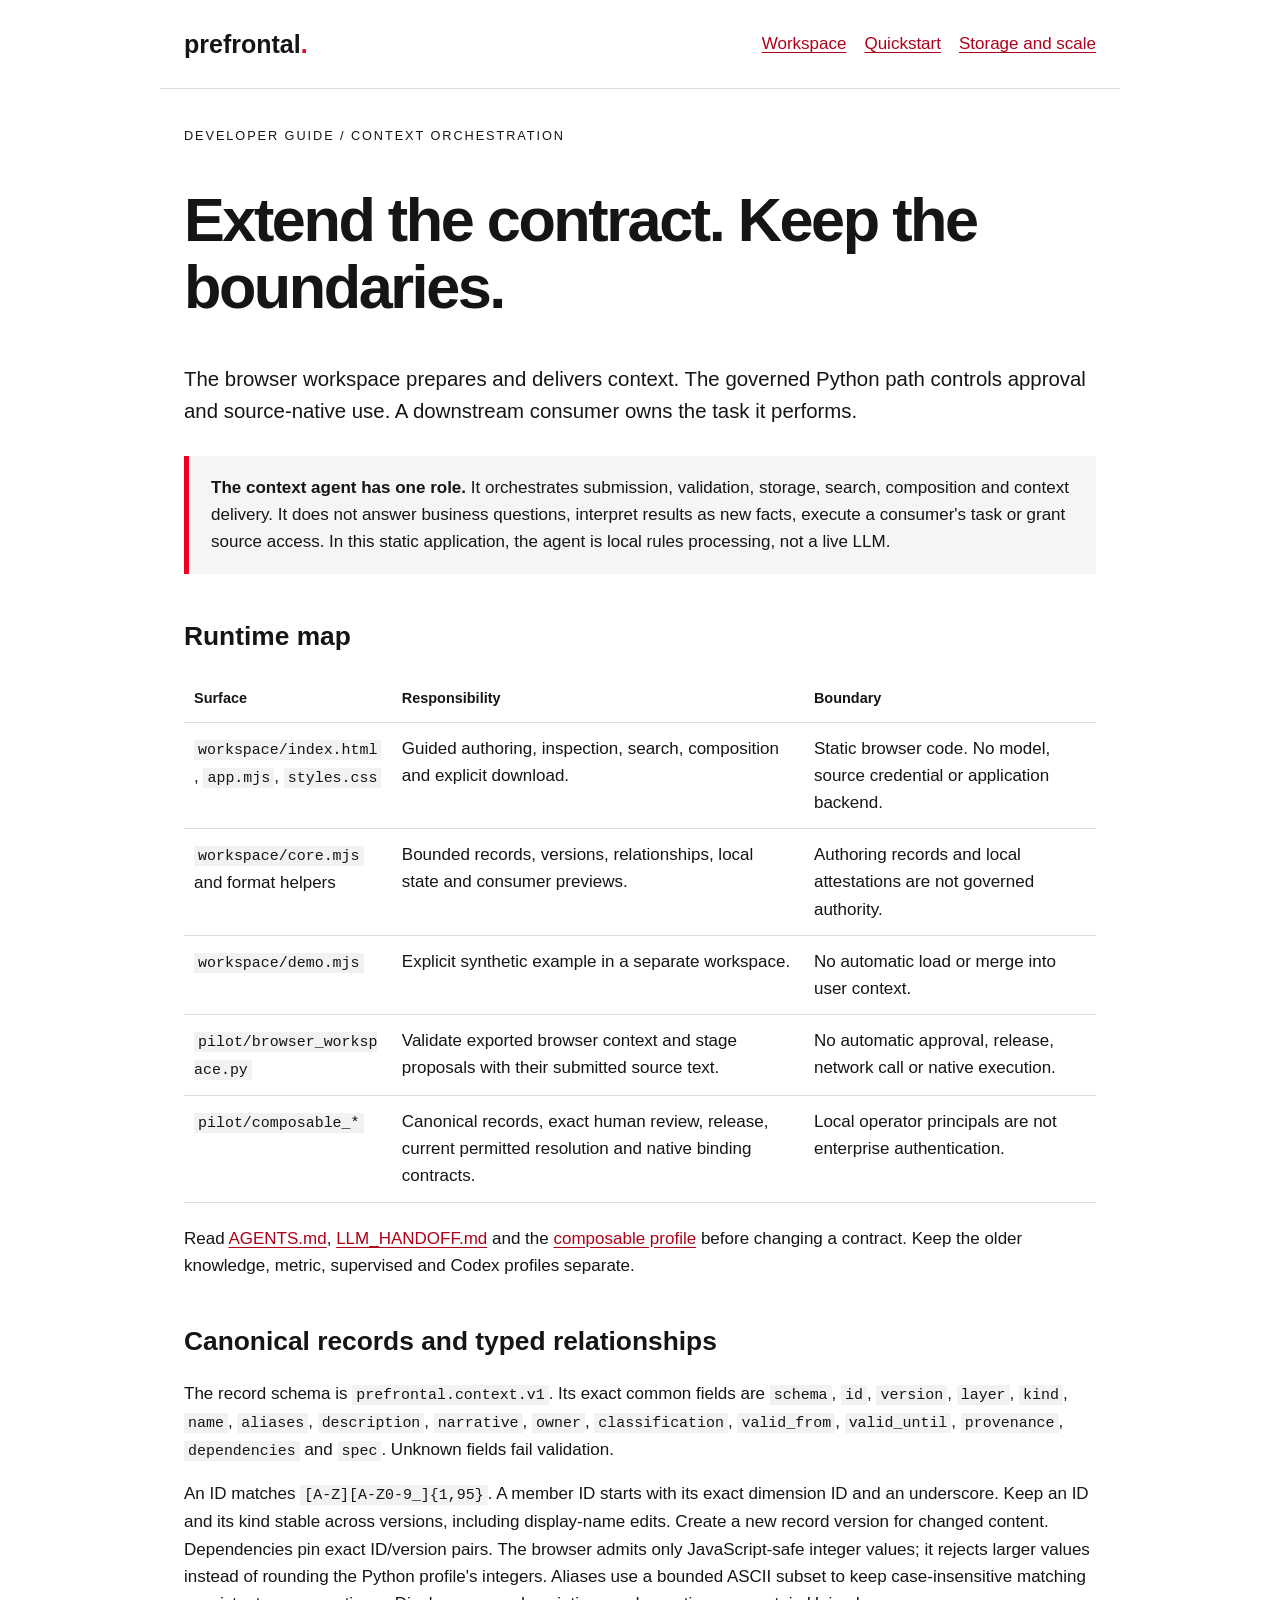
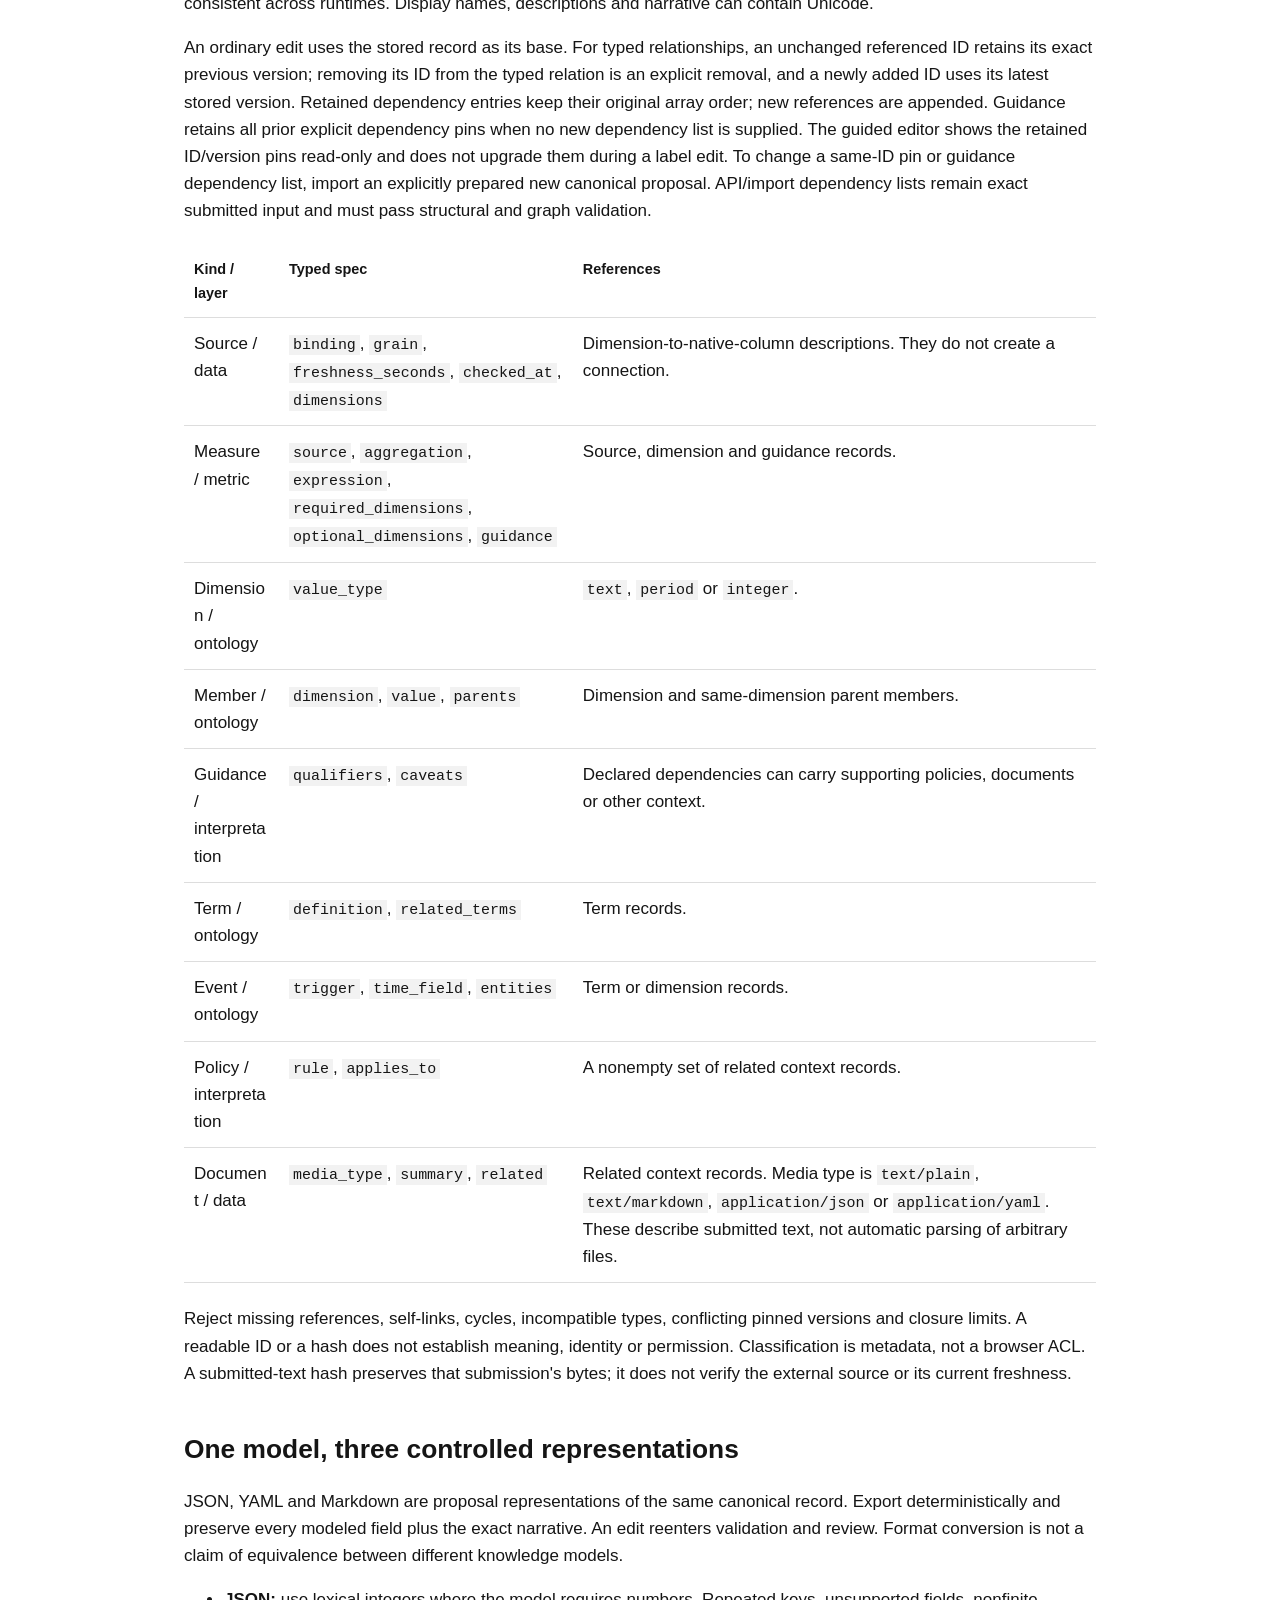
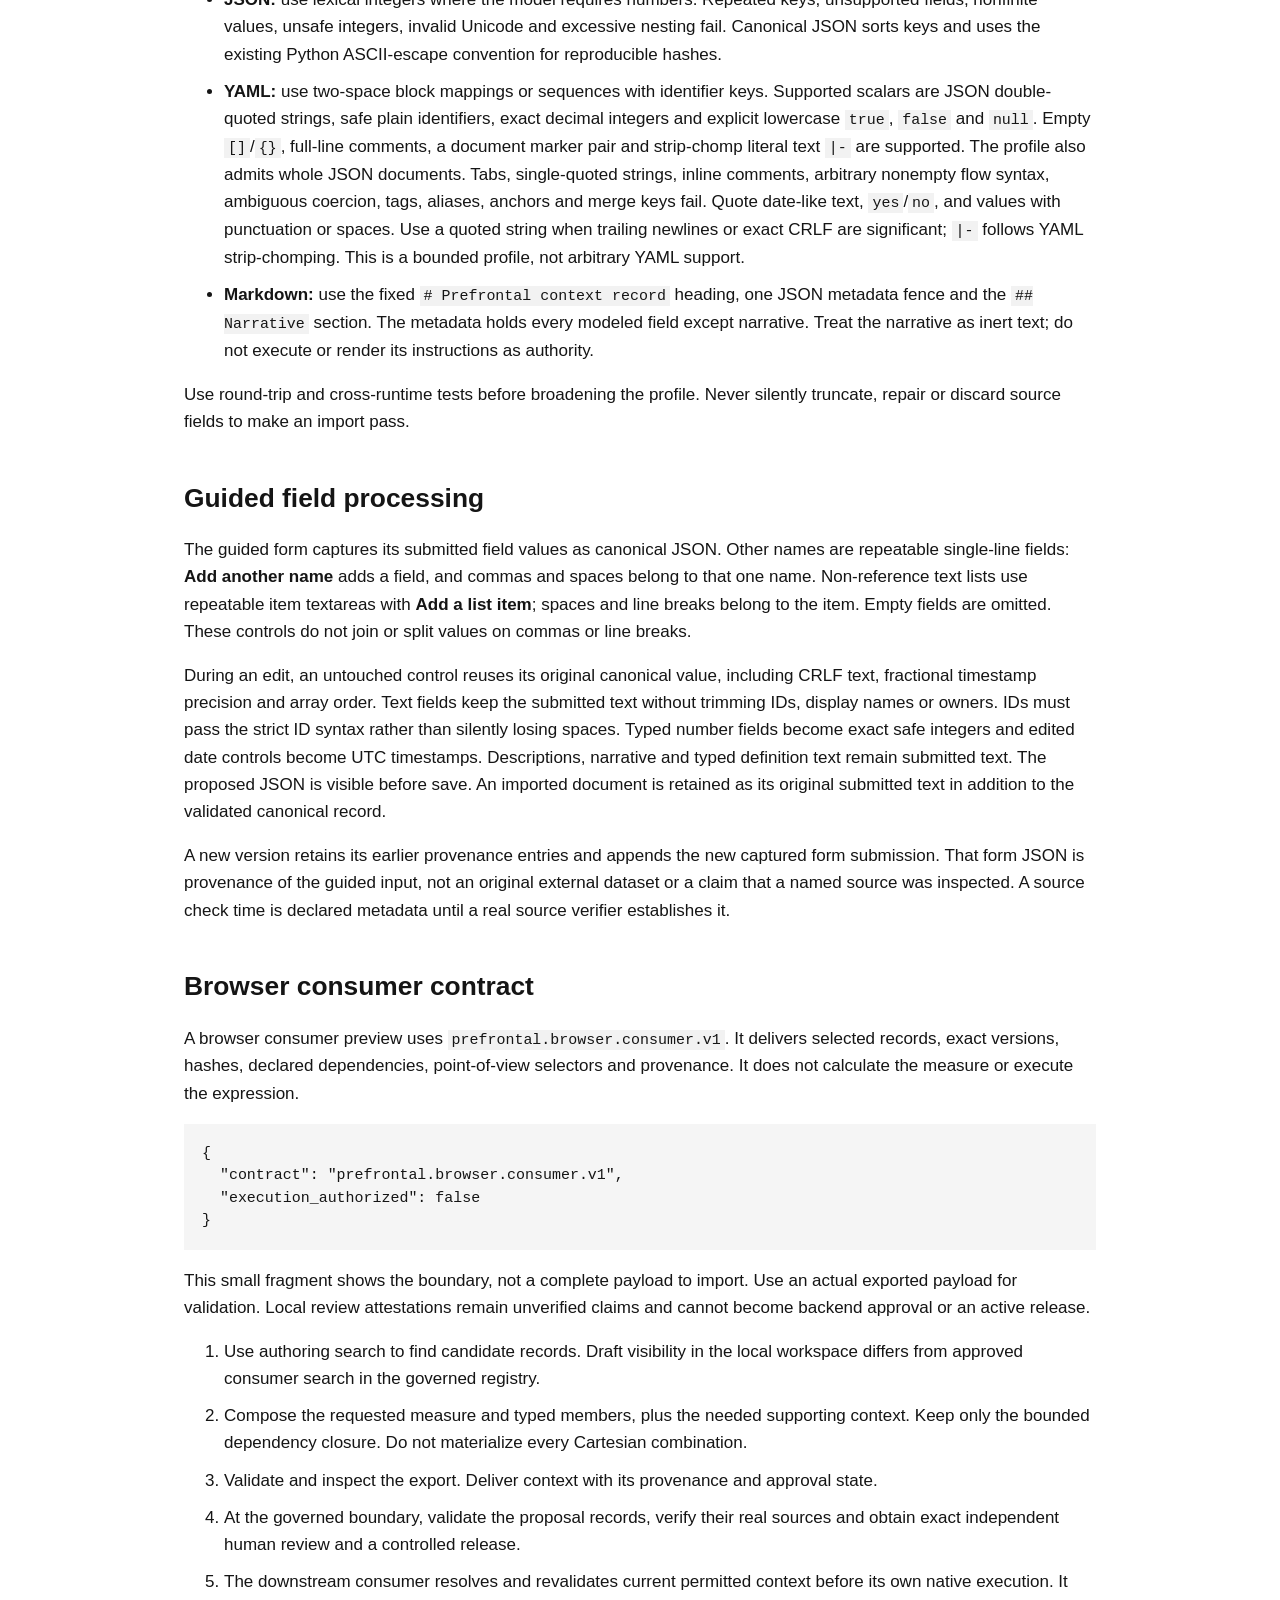
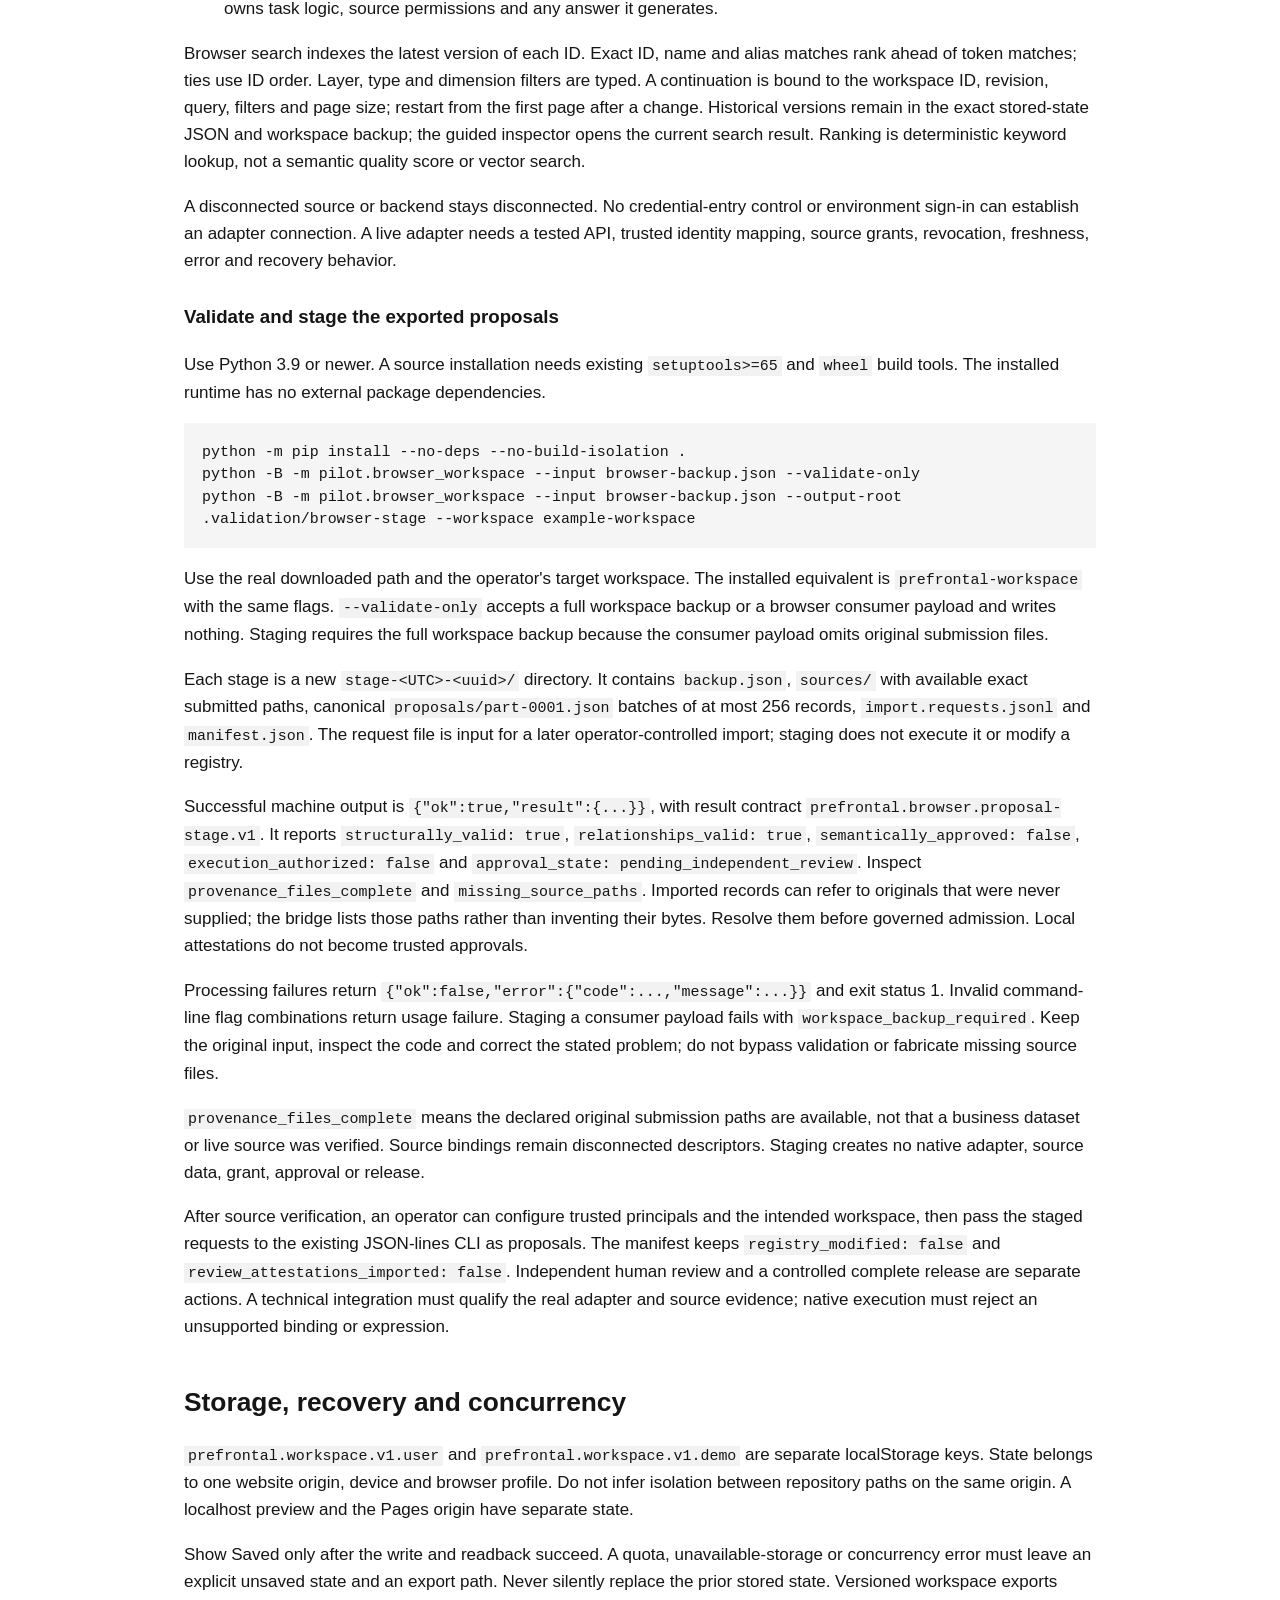
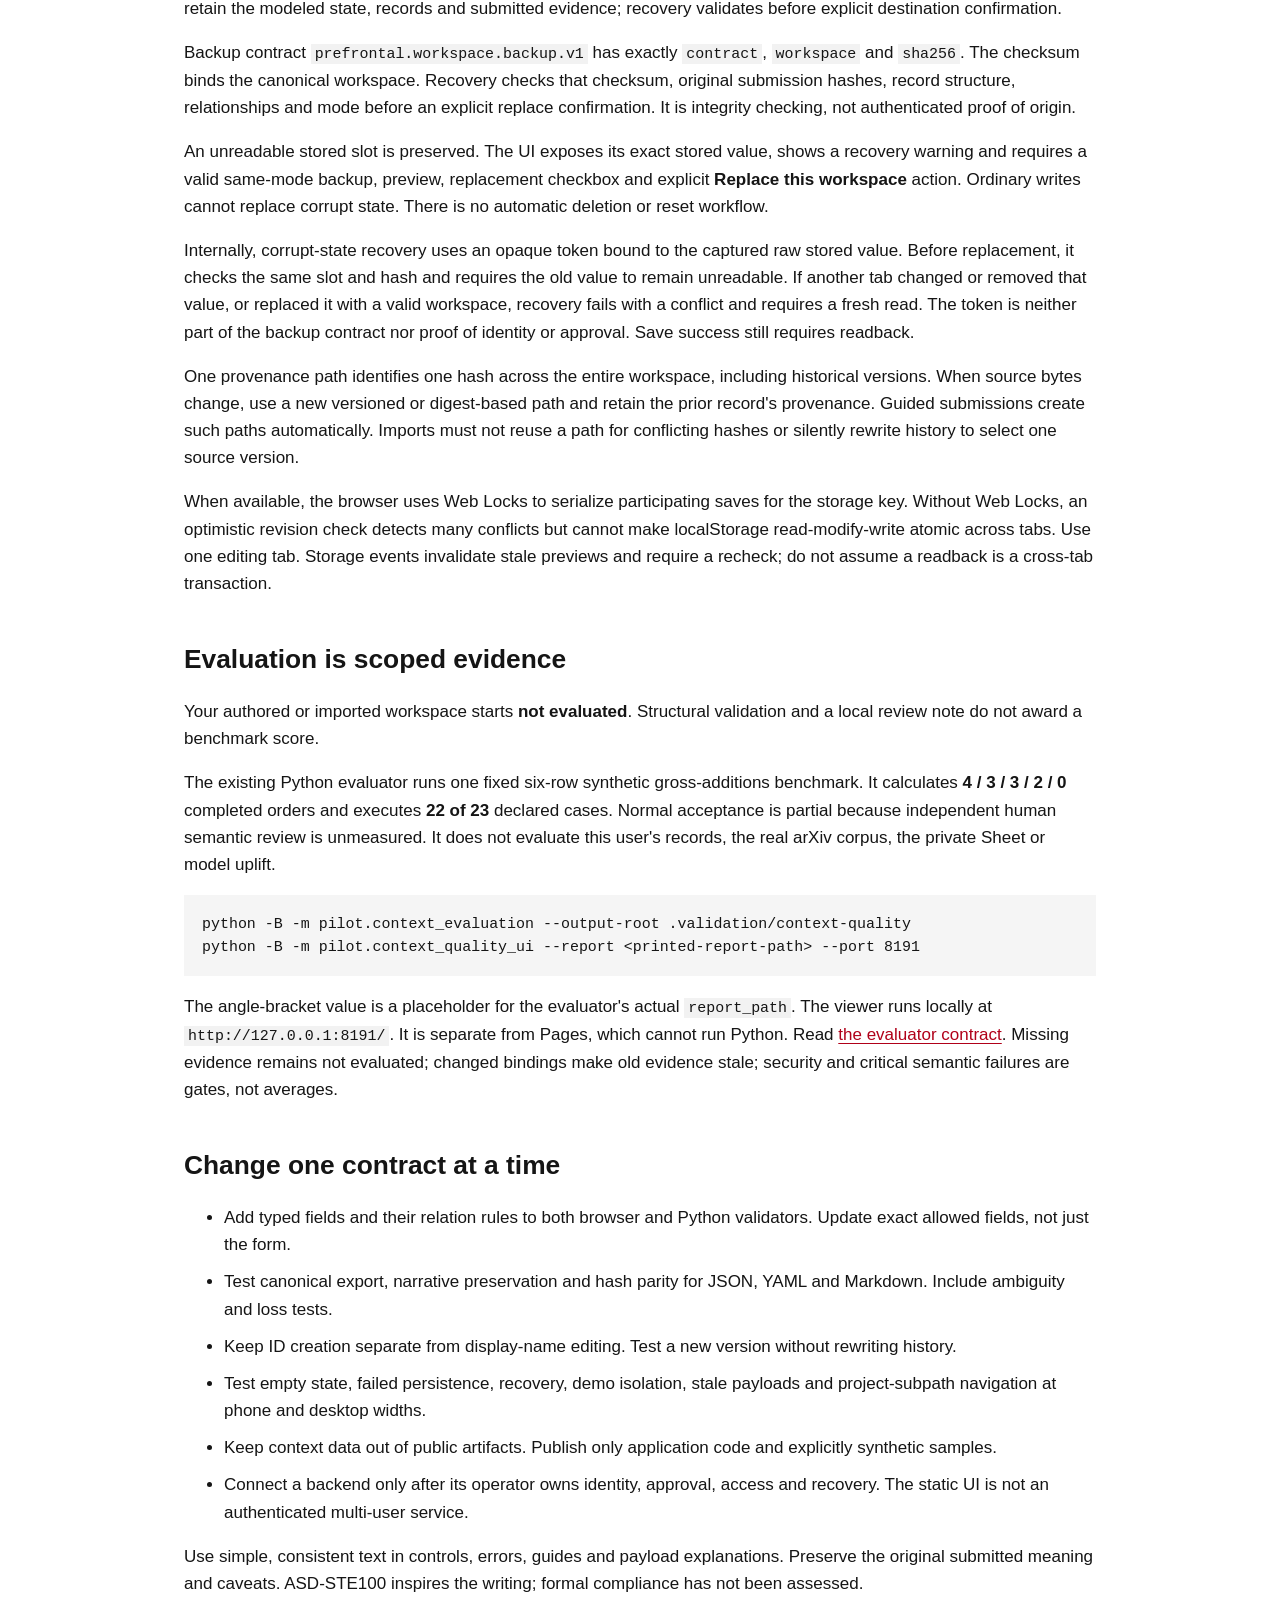
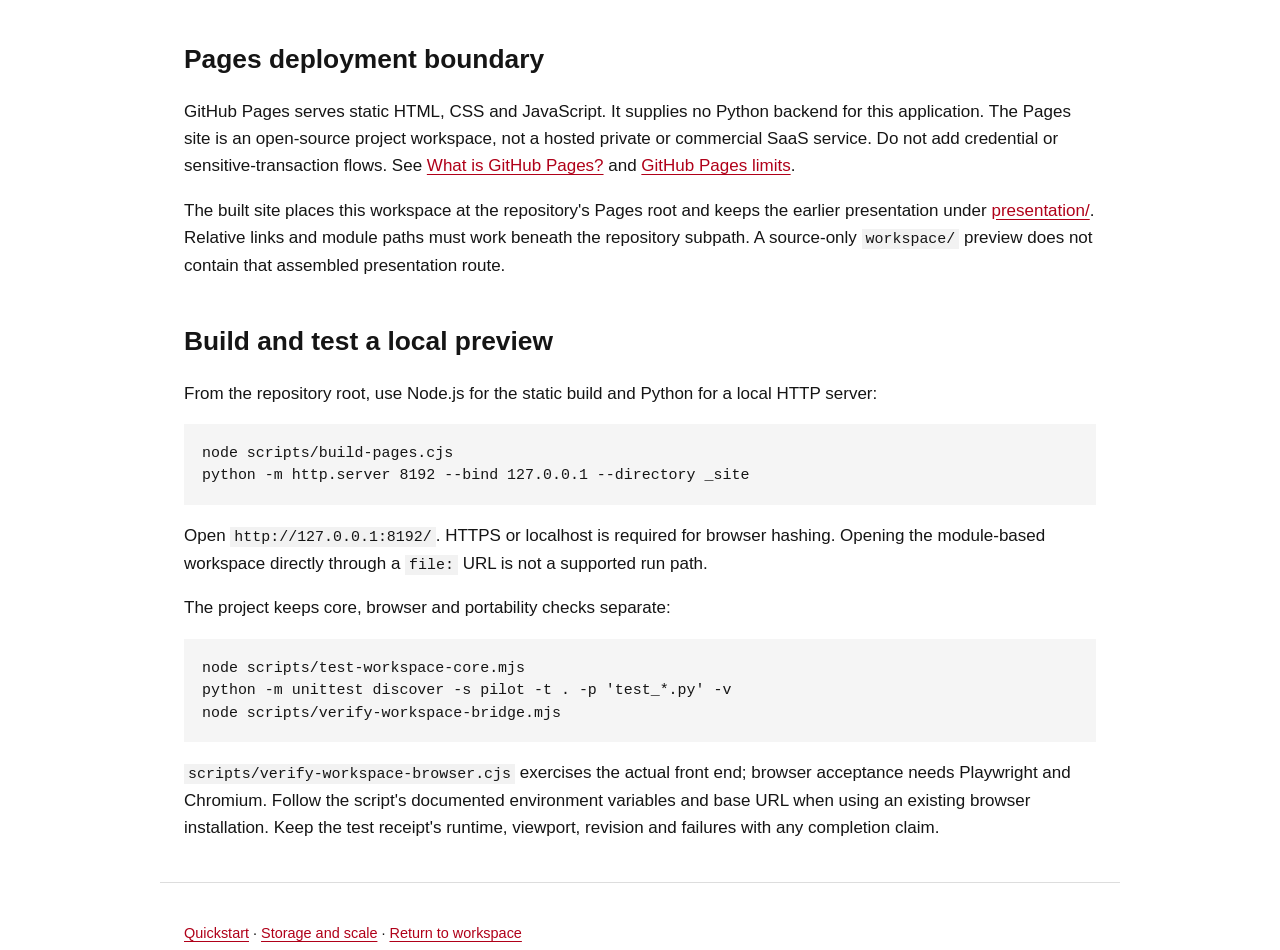
<file: workspace/guides/developer.html>
<!doctype html>
<html lang="en"><head><meta charset="utf-8"><meta name="viewport" content="width=device-width,initial-scale=1"><meta http-equiv="Content-Security-Policy" content="default-src 'none'; style-src 'unsafe-inline'; base-uri 'none'; form-action 'none'"><title>Developer guide · Prefrontal</title>
<style>:root{font-family:Arial,sans-serif;color:#151515;background:#fff;line-height:1.6;font-size:17px}*{box-sizing:border-box}body{margin:0}header,main,footer{max-width:960px;margin:auto;padding:24px}header{border-bottom:1px solid #ddd;display:flex;gap:18px;justify-content:space-between;align-items:center;flex-wrap:wrap}.brand{font-size:25px;font-weight:800;color:#151515;text-decoration:none}.brand span{color:#ee001e}nav{display:flex;gap:18px;flex-wrap:wrap}a{color:#b00019;text-underline-offset:3px}a:focus-visible{outline:3px solid #ee001e;outline-offset:4px}h1{font-size:clamp(2.1rem,7vw,3.6rem);line-height:1.1;letter-spacing:-.04em}h2{font-size:1.55rem;line-height:1.25;margin-top:46px}h3{font-size:1.1rem;margin-top:28px}.eyebrow{font-size:.75rem;letter-spacing:.15em;text-transform:uppercase}.lead{font-size:1.2rem}.notice{border-left:5px solid #ee001e;background:#f5f5f5;padding:18px 22px;margin:28px 0}table{border-collapse:collapse;width:100%;margin:22px 0}td,th{text-align:left;vertical-align:top;padding:12px 10px;border-bottom:1px solid #ddd;overflow-wrap:anywhere}th{font-size:.85rem}code,pre{font-family:Consolas,monospace;font-size:.88em;overflow-wrap:anywhere}code{background:#f2f2f2;padding:2px 4px}pre{white-space:pre-wrap;background:#f5f5f5;padding:18px;line-height:1.5}li{margin:10px 0}section{scroll-margin-top:16px}footer{border-top:1px solid #ddd;font-size:.85rem}@media(max-width:450px){header,main,footer{padding:20px}table{font-size:.86rem}td,th{padding:10px 6px}nav{gap:12px}.notice{padding:15px}}</style></head><body>
<header><a class="brand" href="../">prefrontal<span>.</span></a><nav aria-label="Guides"><a href="../">Workspace</a><a href="quickstart.html">Quickstart</a><a href="scaling.html">Storage and scale</a></nav></header>
<main><p class="eyebrow">Developer guide / Context orchestration</p><h1>Extend the contract. Keep the boundaries.</h1><p class="lead">The browser workspace prepares and delivers context. The governed Python path controls approval and source-native use. A downstream consumer owns the task it performs.</p>
<aside class="notice"><strong>The context agent has one role.</strong> It orchestrates submission, validation, storage, search, composition and context delivery. It does not answer business questions, interpret results as new facts, execute a consumer's task or grant source access. In this static application, the agent is local rules processing, not a live LLM.</aside>

<section aria-labelledby="architecture"><h2 id="architecture">Runtime map</h2><table><thead><tr><th>Surface</th><th>Responsibility</th><th>Boundary</th></tr></thead><tbody>
<tr><td><code>workspace/index.html</code>, <code>app.mjs</code>, <code>styles.css</code></td><td>Guided authoring, inspection, search, composition and explicit download.</td><td>Static browser code. No model, source credential or application backend.</td></tr>
<tr><td><code>workspace/core.mjs</code> and format helpers</td><td>Bounded records, versions, relationships, local state and consumer previews.</td><td>Authoring records and local attestations are not governed authority.</td></tr>
<tr><td><code>workspace/demo.mjs</code></td><td>Explicit synthetic example in a separate workspace.</td><td>No automatic load or merge into user context.</td></tr>
<tr><td><code>pilot/browser_workspace.py</code></td><td>Validate exported browser context and stage proposals with their submitted source text.</td><td>No automatic approval, release, network call or native execution.</td></tr>
<tr><td><code>pilot/composable_*</code></td><td>Canonical records, exact human review, release, current permitted resolution and native binding contracts.</td><td>Local operator principals are not enterprise authentication.</td></tr>
</tbody></table>
<p>Read <a href="https://github.com/yashumani/Prefrontal-LLM-ASD-STE100/blob/main/AGENTS.md">AGENTS.md</a>, <a href="https://github.com/yashumani/Prefrontal-LLM-ASD-STE100/blob/main/LLM_HANDOFF.md">LLM_HANDOFF.md</a> and the <a href="https://github.com/yashumani/Prefrontal-LLM-ASD-STE100/blob/main/pilot/COMPOSABLE.md">composable profile</a> before changing a contract. Keep the older knowledge, metric, supervised and Codex profiles separate.</p></section>

<section aria-labelledby="records"><h2 id="records">Canonical records and typed relationships</h2><p>The record schema is <code>prefrontal.context.v1</code>. Its exact common fields are <code>schema</code>, <code>id</code>, <code>version</code>, <code>layer</code>, <code>kind</code>, <code>name</code>, <code>aliases</code>, <code>description</code>, <code>narrative</code>, <code>owner</code>, <code>classification</code>, <code>valid_from</code>, <code>valid_until</code>, <code>provenance</code>, <code>dependencies</code> and <code>spec</code>. Unknown fields fail validation.</p>
<p>An ID matches <code>[A-Z][A-Z0-9_]{1,95}</code>. A member ID starts with its exact dimension ID and an underscore. Keep an ID and its kind stable across versions, including display-name edits. Create a new record version for changed content. Dependencies pin exact ID/version pairs. The browser admits only JavaScript-safe integer values; it rejects larger values instead of rounding the Python profile's integers. Aliases use a bounded ASCII subset to keep case-insensitive matching consistent across runtimes. Display names, descriptions and narrative can contain Unicode.</p>
<p>An ordinary edit uses the stored record as its base. For typed relationships, an unchanged referenced ID retains its exact previous version; removing its ID from the typed relation is an explicit removal, and a newly added ID uses its latest stored version. Retained dependency entries keep their original array order; new references are appended. Guidance retains all prior explicit dependency pins when no new dependency list is supplied. The guided editor shows the retained ID/version pins read-only and does not upgrade them during a label edit. To change a same-ID pin or guidance dependency list, import an explicitly prepared new canonical proposal. API/import dependency lists remain exact submitted input and must pass structural and graph validation.</p>
<table><thead><tr><th>Kind / layer</th><th>Typed spec</th><th>References</th></tr></thead><tbody>
<tr><td>Source / data</td><td><code>binding</code>, <code>grain</code>, <code>freshness_seconds</code>, <code>checked_at</code>, <code>dimensions</code></td><td>Dimension-to-native-column descriptions. They do not create a connection.</td></tr>
<tr><td>Measure / metric</td><td><code>source</code>, <code>aggregation</code>, <code>expression</code>, <code>required_dimensions</code>, <code>optional_dimensions</code>, <code>guidance</code></td><td>Source, dimension and guidance records.</td></tr>
<tr><td>Dimension / ontology</td><td><code>value_type</code></td><td><code>text</code>, <code>period</code> or <code>integer</code>.</td></tr>
<tr><td>Member / ontology</td><td><code>dimension</code>, <code>value</code>, <code>parents</code></td><td>Dimension and same-dimension parent members.</td></tr>
<tr><td>Guidance / interpretation</td><td><code>qualifiers</code>, <code>caveats</code></td><td>Declared dependencies can carry supporting policies, documents or other context.</td></tr>
<tr><td>Term / ontology</td><td><code>definition</code>, <code>related_terms</code></td><td>Term records.</td></tr>
<tr><td>Event / ontology</td><td><code>trigger</code>, <code>time_field</code>, <code>entities</code></td><td>Term or dimension records.</td></tr>
<tr><td>Policy / interpretation</td><td><code>rule</code>, <code>applies_to</code></td><td>A nonempty set of related context records.</td></tr>
<tr><td>Document / data</td><td><code>media_type</code>, <code>summary</code>, <code>related</code></td><td>Related context records. Media type is <code>text/plain</code>, <code>text/markdown</code>, <code>application/json</code> or <code>application/yaml</code>. These describe submitted text, not automatic parsing of arbitrary files.</td></tr>
</tbody></table><p>Reject missing references, self-links, cycles, incompatible types, conflicting pinned versions and closure limits. A readable ID or a hash does not establish meaning, identity or permission. Classification is metadata, not a browser ACL. A submitted-text hash preserves that submission's bytes; it does not verify the external source or its current freshness.</p></section>

<section aria-labelledby="formats"><h2 id="formats">One model, three controlled representations</h2><p>JSON, YAML and Markdown are proposal representations of the same canonical record. Export deterministically and preserve every modeled field plus the exact narrative. An edit reenters validation and review. Format conversion is not a claim of equivalence between different knowledge models.</p>
<ul><li><strong>JSON:</strong> use lexical integers where the model requires numbers. Repeated keys, unsupported fields, nonfinite values, unsafe integers, invalid Unicode and excessive nesting fail. Canonical JSON sorts keys and uses the existing Python ASCII-escape convention for reproducible hashes.</li><li><strong>YAML:</strong> use two-space block mappings or sequences with identifier keys. Supported scalars are JSON double-quoted strings, safe plain identifiers, exact decimal integers and explicit lowercase <code>true</code>, <code>false</code> and <code>null</code>. Empty <code>[]</code>/<code>{}</code>, full-line comments, a document marker pair and strip-chomp literal text <code>|-</code> are supported. The profile also admits whole JSON documents. Tabs, single-quoted strings, inline comments, arbitrary nonempty flow syntax, ambiguous coercion, tags, aliases, anchors and merge keys fail. Quote date-like text, <code>yes</code>/<code>no</code>, and values with punctuation or spaces. Use a quoted string when trailing newlines or exact CRLF are significant; <code>|-</code> follows YAML strip-chomping. This is a bounded profile, not arbitrary YAML support.</li><li><strong>Markdown:</strong> use the fixed <code># Prefrontal context record</code> heading, one JSON metadata fence and the <code>## Narrative</code> section. The metadata holds every modeled field except narrative. Treat the narrative as inert text; do not execute or render its instructions as authority.</li></ul>
<p>Use round-trip and cross-runtime tests before broadening the profile. Never silently truncate, repair or discard source fields to make an import pass.</p></section>
<section aria-labelledby="form-input"><h2 id="form-input">Guided field processing</h2><p>The guided form captures its submitted field values as canonical JSON. Other names are repeatable single-line fields: <strong>Add another name</strong> adds a field, and commas and spaces belong to that one name. Non-reference text lists use repeatable item textareas with <strong>Add a list item</strong>; spaces and line breaks belong to the item. Empty fields are omitted. These controls do not join or split values on commas or line breaks.</p><p>During an edit, an untouched control reuses its original canonical value, including CRLF text, fractional timestamp precision and array order. Text fields keep the submitted text without trimming IDs, display names or owners. IDs must pass the strict ID syntax rather than silently losing spaces. Typed number fields become exact safe integers and edited date controls become UTC timestamps. Descriptions, narrative and typed definition text remain submitted text. The proposed JSON is visible before save. An imported document is retained as its original submitted text in addition to the validated canonical record.</p><p>A new version retains its earlier provenance entries and appends the new captured form submission. That form JSON is provenance of the guided input, not an original external dataset or a claim that a named source was inspected. A source check time is declared metadata until a real source verifier establishes it.</p></section>

<section aria-labelledby="delivery"><h2 id="delivery">Browser consumer contract</h2><p>A browser consumer preview uses <code>prefrontal.browser.consumer.v1</code>. It delivers selected records, exact versions, hashes, declared dependencies, point-of-view selectors and provenance. It does not calculate the measure or execute the expression.</p>
<pre>{
  "contract": "prefrontal.browser.consumer.v1",
  "execution_authorized": false
}</pre><p>This small fragment shows the boundary, not a complete payload to import. Use an actual exported payload for validation. Local review attestations remain unverified claims and cannot become backend approval or an active release.</p>
<ol><li>Use authoring search to find candidate records. Draft visibility in the local workspace differs from approved consumer search in the governed registry.</li><li>Compose the requested measure and typed members, plus the needed supporting context. Keep only the bounded dependency closure. Do not materialize every Cartesian combination.</li><li>Validate and inspect the export. Deliver context with its provenance and approval state.</li><li>At the governed boundary, validate the proposal records, verify their real sources and obtain exact independent human review and a controlled release.</li><li>The downstream consumer resolves and revalidates current permitted context before its own native execution. It owns task logic, source permissions and any answer it generates.</li></ol>
<p>Browser search indexes the latest version of each ID. Exact ID, name and alias matches rank ahead of token matches; ties use ID order. Layer, type and dimension filters are typed. A continuation is bound to the workspace ID, revision, query, filters and page size; restart from the first page after a change. Historical versions remain in the exact stored-state JSON and workspace backup; the guided inspector opens the current search result. Ranking is deterministic keyword lookup, not a semantic quality score or vector search.</p>
<p>A disconnected source or backend stays disconnected. No credential-entry control or environment sign-in can establish an adapter connection. A live adapter needs a tested API, trusted identity mapping, source grants, revocation, freshness, error and recovery behavior.</p>
<h3>Validate and stage the exported proposals</h3><p>Use Python 3.9 or newer. A source installation needs existing <code>setuptools&gt;=65</code> and <code>wheel</code> build tools. The installed runtime has no external package dependencies.</p>
<pre>python -m pip install --no-deps --no-build-isolation .
python -B -m pilot.browser_workspace --input browser-backup.json --validate-only
python -B -m pilot.browser_workspace --input browser-backup.json --output-root .validation/browser-stage --workspace example-workspace</pre>
<p>Use the real downloaded path and the operator's target workspace. The installed equivalent is <code>prefrontal-workspace</code> with the same flags. <code>--validate-only</code> accepts a full workspace backup or a browser consumer payload and writes nothing. Staging requires the full workspace backup because the consumer payload omits original submission files.</p>
<p>Each stage is a new <code>stage-&lt;UTC&gt;-&lt;uuid&gt;/</code> directory. It contains <code>backup.json</code>, <code>sources/</code> with available exact submitted paths, canonical <code>proposals/part-0001.json</code> batches of at most 256 records, <code>import.requests.jsonl</code> and <code>manifest.json</code>. The request file is input for a later operator-controlled import; staging does not execute it or modify a registry.</p>
<p>Successful machine output is <code>{"ok":true,"result":{...}}</code>, with result contract <code>prefrontal.browser.proposal-stage.v1</code>. It reports <code>structurally_valid: true</code>, <code>relationships_valid: true</code>, <code>semantically_approved: false</code>, <code>execution_authorized: false</code> and <code>approval_state: pending_independent_review</code>. Inspect <code>provenance_files_complete</code> and <code>missing_source_paths</code>. Imported records can refer to originals that were never supplied; the bridge lists those paths rather than inventing their bytes. Resolve them before governed admission. Local attestations do not become trusted approvals.</p>
<p>Processing failures return <code>{"ok":false,"error":{"code":...,"message":...}}</code> and exit status 1. Invalid command-line flag combinations return usage failure. Staging a consumer payload fails with <code>workspace_backup_required</code>. Keep the original input, inspect the code and correct the stated problem; do not bypass validation or fabricate missing source files.</p>
<p><code>provenance_files_complete</code> means the declared original submission paths are available, not that a business dataset or live source was verified. Source bindings remain disconnected descriptors. Staging creates no native adapter, source data, grant, approval or release.</p>
<p>After source verification, an operator can configure trusted principals and the intended workspace, then pass the staged requests to the existing JSON-lines CLI as proposals. The manifest keeps <code>registry_modified: false</code> and <code>review_attestations_imported: false</code>. Independent human review and a controlled complete release are separate actions. A technical integration must qualify the real adapter and source evidence; native execution must reject an unsupported binding or expression.</p></section>

<section aria-labelledby="storage"><h2 id="storage">Storage, recovery and concurrency</h2><p><code>prefrontal.workspace.v1.user</code> and <code>prefrontal.workspace.v1.demo</code> are separate localStorage keys. State belongs to one website origin, device and browser profile. Do not infer isolation between repository paths on the same origin. A localhost preview and the Pages origin have separate state.</p>
<p>Show Saved only after the write and readback succeed. A quota, unavailable-storage or concurrency error must leave an explicit unsaved state and an export path. Never silently replace the prior stored state. Versioned workspace exports retain the modeled state, records and submitted evidence; recovery validates before explicit destination confirmation.</p>
<p>Backup contract <code>prefrontal.workspace.backup.v1</code> has exactly <code>contract</code>, <code>workspace</code> and <code>sha256</code>. The checksum binds the canonical workspace. Recovery checks that checksum, original submission hashes, record structure, relationships and mode before an explicit replace confirmation. It is integrity checking, not authenticated proof of origin.</p>
<p>An unreadable stored slot is preserved. The UI exposes its exact stored value, shows a recovery warning and requires a valid same-mode backup, preview, replacement checkbox and explicit <strong>Replace this workspace</strong> action. Ordinary writes cannot replace corrupt state. There is no automatic deletion or reset workflow.</p>
<p>Internally, corrupt-state recovery uses an opaque token bound to the captured raw stored value. Before replacement, it checks the same slot and hash and requires the old value to remain unreadable. If another tab changed or removed that value, or replaced it with a valid workspace, recovery fails with a conflict and requires a fresh read. The token is neither part of the backup contract nor proof of identity or approval. Save success still requires readback.</p>
<p>One provenance path identifies one hash across the entire workspace, including historical versions. When source bytes change, use a new versioned or digest-based path and retain the prior record's provenance. Guided submissions create such paths automatically. Imports must not reuse a path for conflicting hashes or silently rewrite history to select one source version.</p>
<p>When available, the browser uses Web Locks to serialize participating saves for the storage key. Without Web Locks, an optimistic revision check detects many conflicts but cannot make localStorage read-modify-write atomic across tabs. Use one editing tab. Storage events invalidate stale previews and require a recheck; do not assume a readback is a cross-tab transaction.</p></section>

<section aria-labelledby="evaluation"><h2 id="evaluation">Evaluation is scoped evidence</h2><p>Your authored or imported workspace starts <strong>not evaluated</strong>. Structural validation and a local review note do not award a benchmark score.</p>
<p>The existing Python evaluator runs one fixed six-row synthetic gross-additions benchmark. It calculates <strong>4 / 3 / 3 / 2 / 0</strong> completed orders and executes <strong>22 of 23</strong> declared cases. Normal acceptance is partial because independent human semantic review is unmeasured. It does not evaluate this user's records, the real arXiv corpus, the private Sheet or model uplift.</p>
<pre>python -B -m pilot.context_evaluation --output-root .validation/context-quality
python -B -m pilot.context_quality_ui --report &lt;printed-report-path&gt; --port 8191</pre>
<p>The angle-bracket value is a placeholder for the evaluator's actual <code>report_path</code>. The viewer runs locally at <code>http://127.0.0.1:8191/</code>. It is separate from Pages, which cannot run Python. Read <a href="https://github.com/yashumani/Prefrontal-LLM-ASD-STE100/blob/main/pilot/CONTEXT_EVALUATION.md">the evaluator contract</a>. Missing evidence remains not evaluated; changed bindings make old evidence stale; security and critical semantic failures are gates, not averages.</p></section>

<section aria-labelledby="extensions"><h2 id="extensions">Change one contract at a time</h2><ul><li>Add typed fields and their relation rules to both browser and Python validators. Update exact allowed fields, not just the form.</li><li>Test canonical export, narrative preservation and hash parity for JSON, YAML and Markdown. Include ambiguity and loss tests.</li><li>Keep ID creation separate from display-name editing. Test a new version without rewriting history.</li><li>Test empty state, failed persistence, recovery, demo isolation, stale payloads and project-subpath navigation at phone and desktop widths.</li><li>Keep context data out of public artifacts. Publish only application code and explicitly synthetic samples.</li><li>Connect a backend only after its operator owns identity, approval, access and recovery. The static UI is not an authenticated multi-user service.</li></ul>
<p>Use simple, consistent text in controls, errors, guides and payload explanations. Preserve the original submitted meaning and caveats. ASD-STE100 inspires the writing; formal compliance has not been assessed.</p></section>

<section aria-labelledby="pages"><h2 id="pages">Pages deployment boundary</h2><p>GitHub Pages serves static HTML, CSS and JavaScript. It supplies no Python backend for this application. The Pages site is an open-source project workspace, not a hosted private or commercial SaaS service. Do not add credential or sensitive-transaction flows. See <a href="https://docs.github.com/en/pages/getting-started-with-github-pages/what-is-github-pages">What is GitHub Pages?</a> and <a href="https://docs.github.com/en/pages/getting-started-with-github-pages/github-pages-limits">GitHub Pages limits</a>.</p><p>The built site places this workspace at the repository's Pages root and keeps the earlier presentation under <a href="../presentation/">presentation/</a>. Relative links and module paths must work beneath the repository subpath. A source-only <code>workspace/</code> preview does not contain that assembled presentation route.</p></section>
<section aria-labelledby="preview"><h2 id="preview">Build and test a local preview</h2><p>From the repository root, use Node.js for the static build and Python for a local HTTP server:</p><pre>node scripts/build-pages.cjs
python -m http.server 8192 --bind 127.0.0.1 --directory _site</pre><p>Open <code>http://127.0.0.1:8192/</code>. HTTPS or localhost is required for browser hashing. Opening the module-based workspace directly through a <code>file:</code> URL is not a supported run path.</p><p>The project keeps core, browser and portability checks separate:</p><pre>node scripts/test-workspace-core.mjs
python -m unittest discover -s pilot -t . -p 'test_*.py' -v
node scripts/verify-workspace-bridge.mjs</pre><p><code>scripts/verify-workspace-browser.cjs</code> exercises the actual front end; browser acceptance needs Playwright and Chromium. Follow the script's documented environment variables and base URL when using an existing browser installation. Keep the test receipt's runtime, viewport, revision and failures with any completion claim.</p></section>
</main><footer><p><a href="quickstart.html">Quickstart</a> · <a href="scaling.html">Storage and scale</a> · <a href="../">Return to workspace</a></p></footer></body></html>
</file>
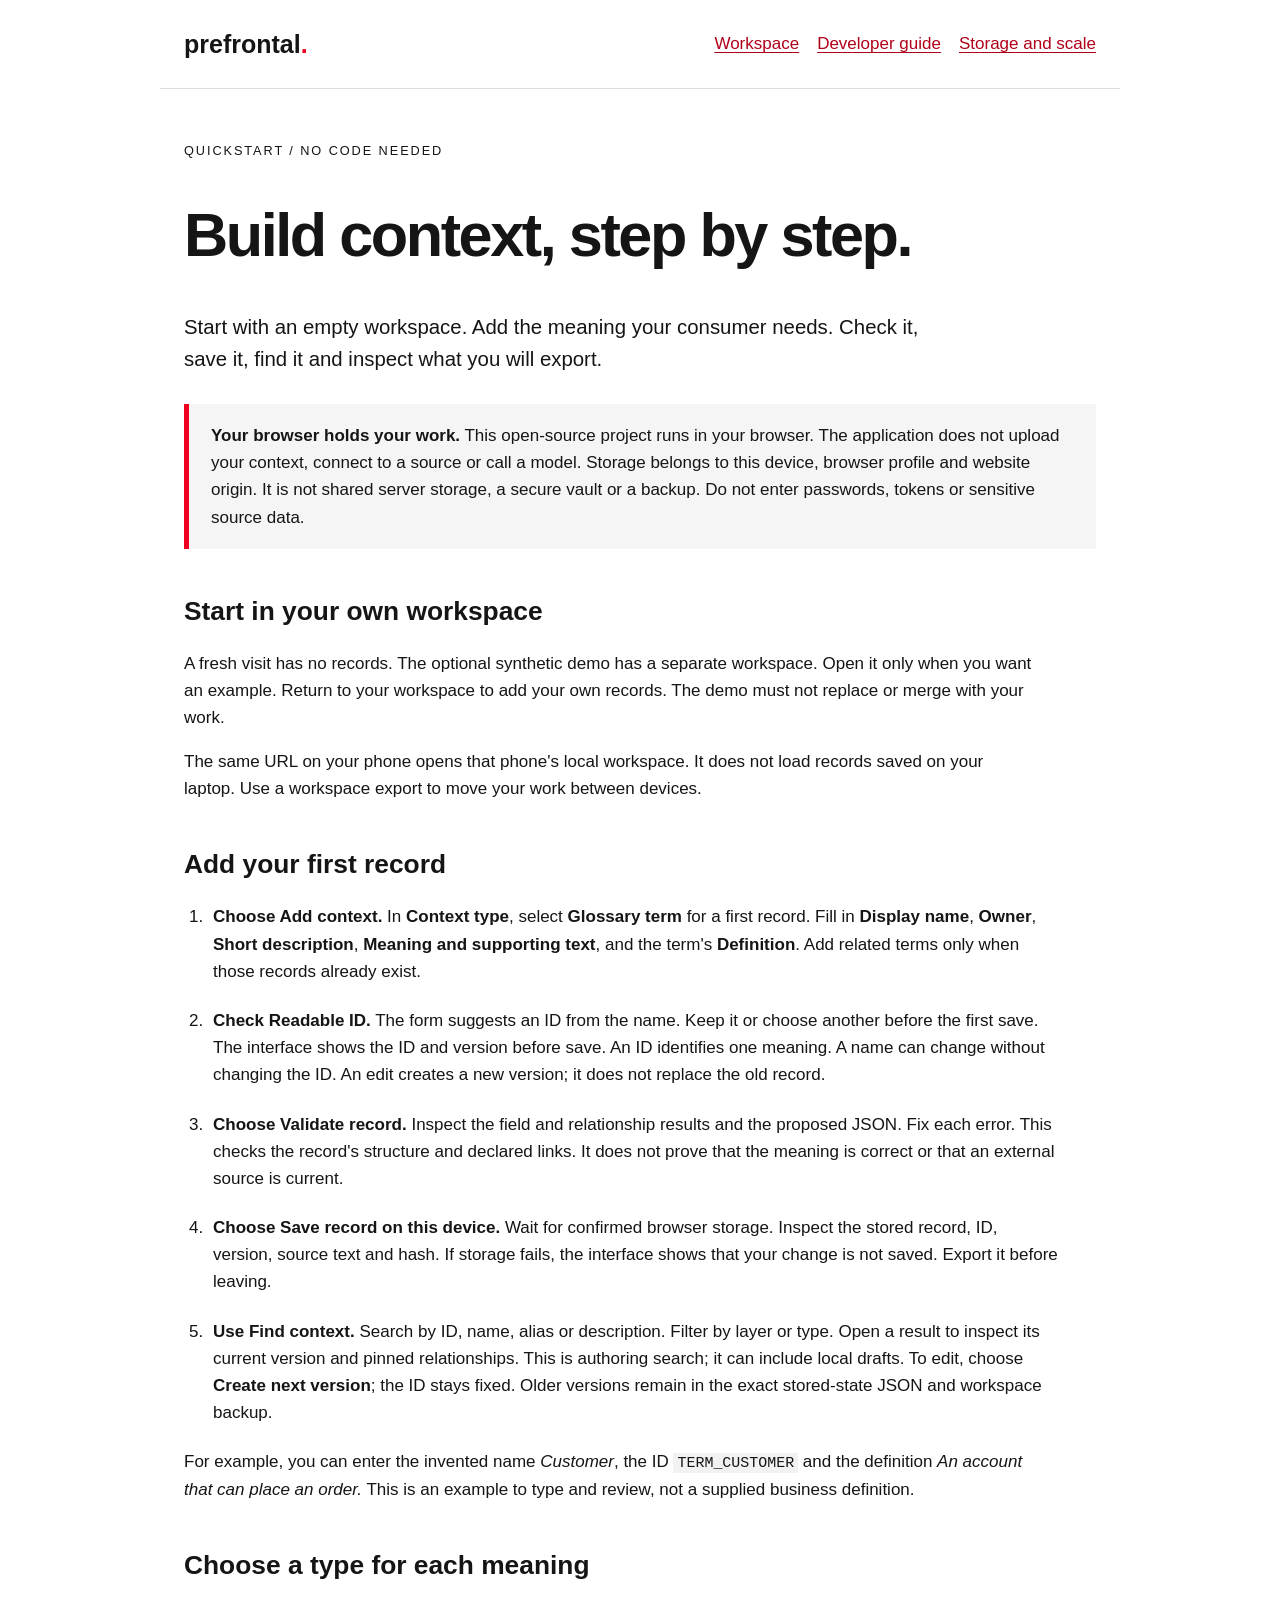
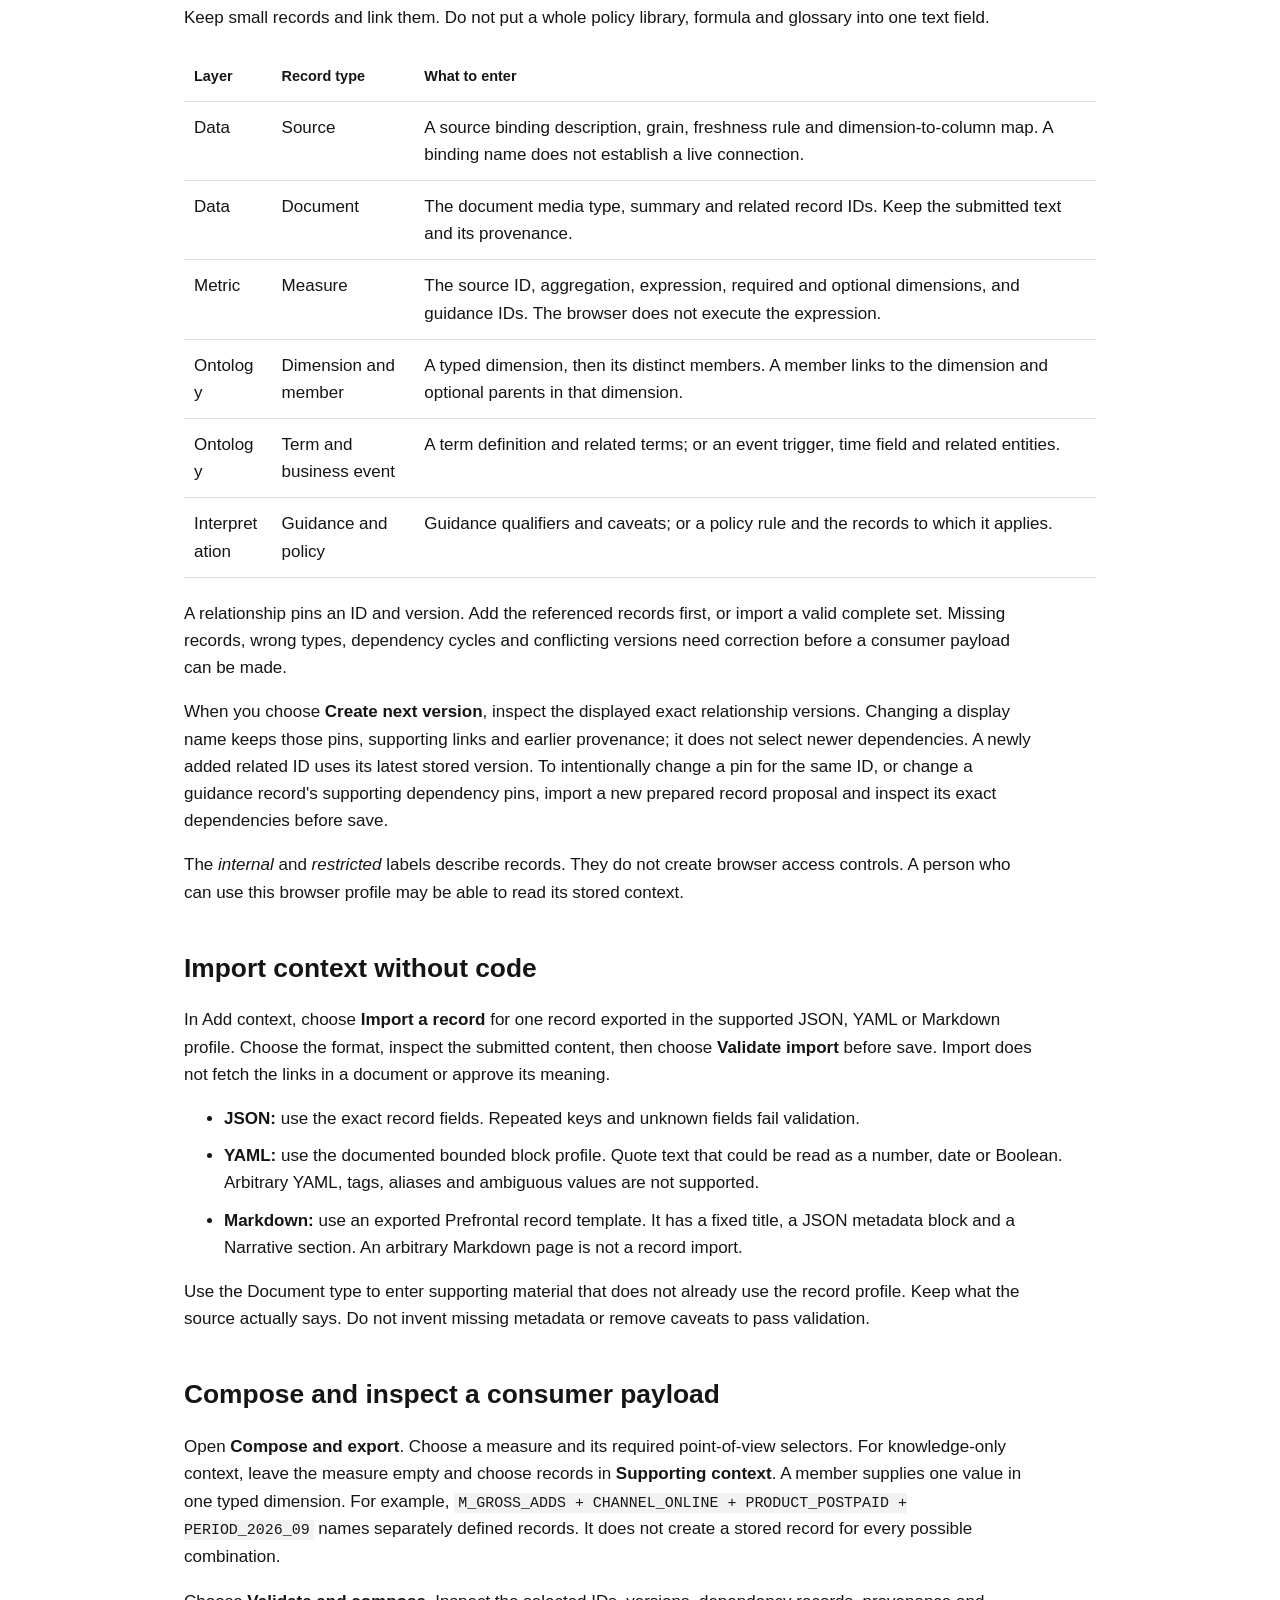
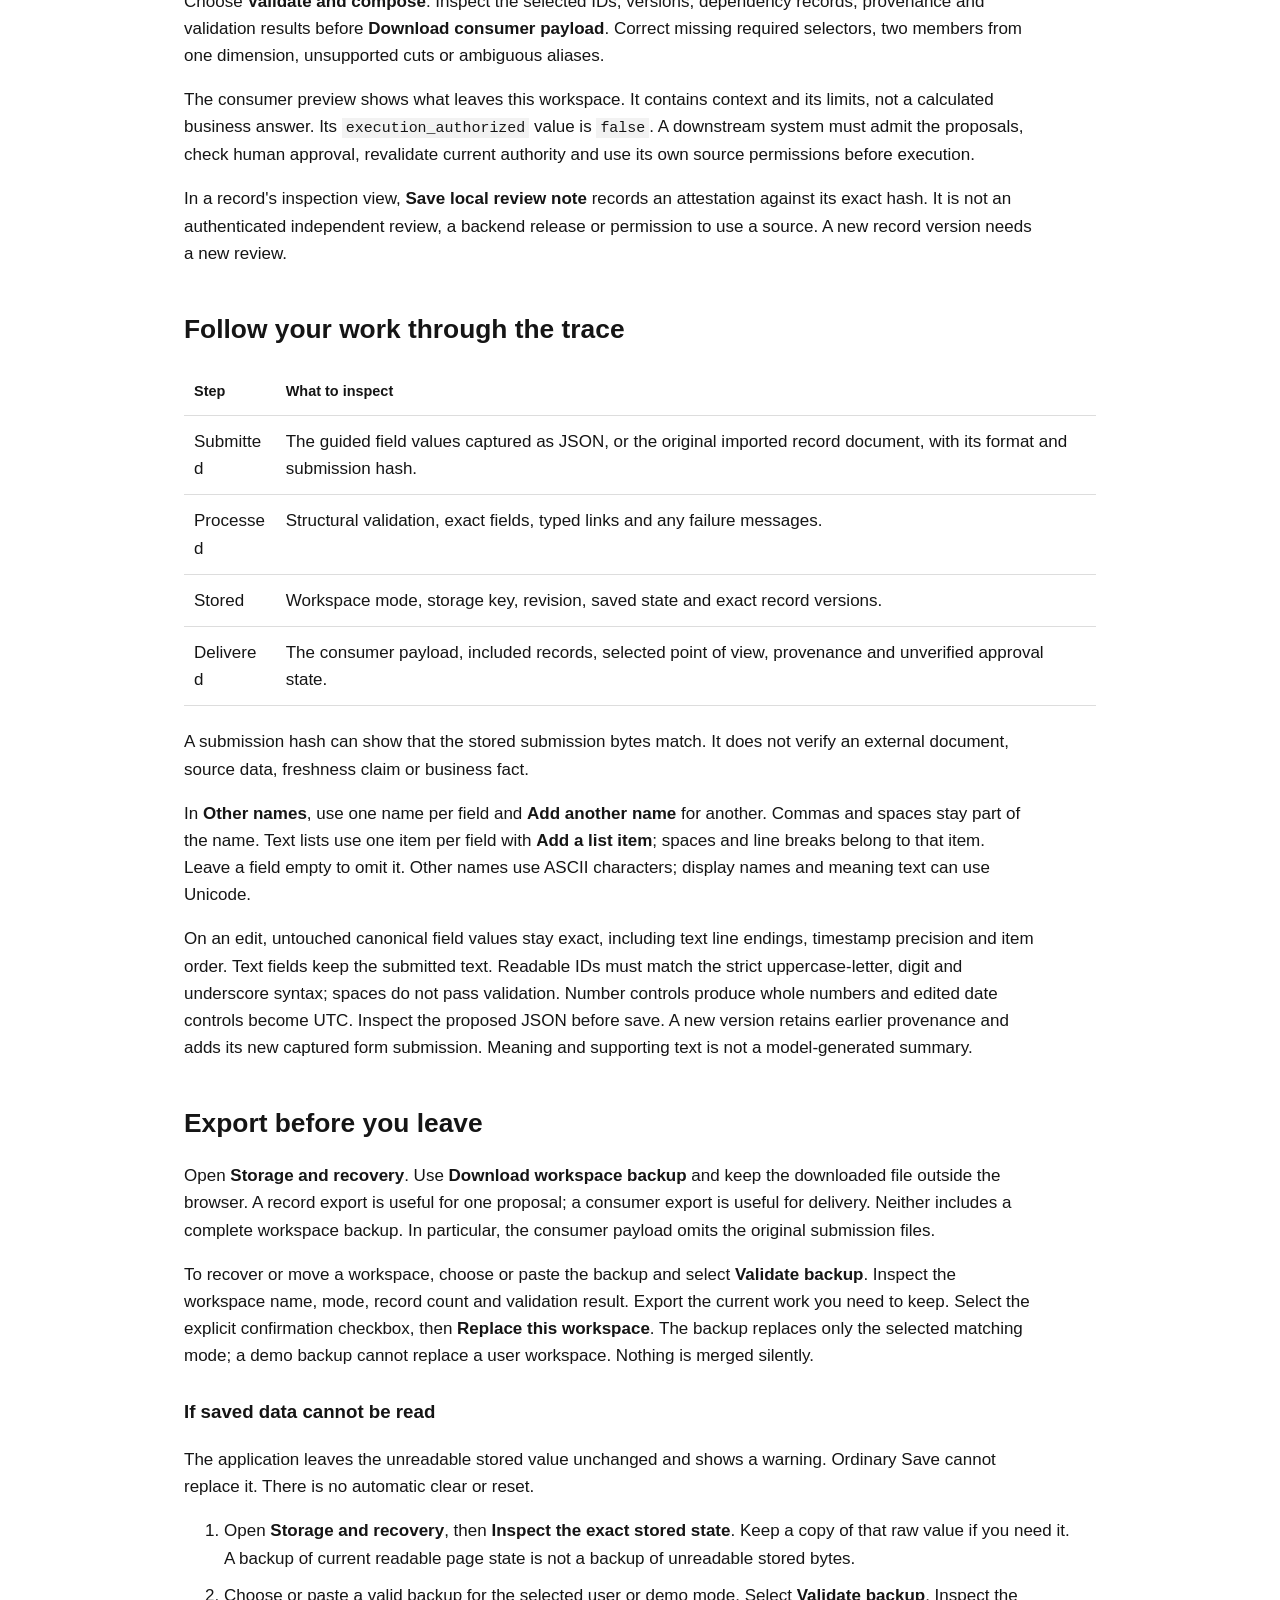
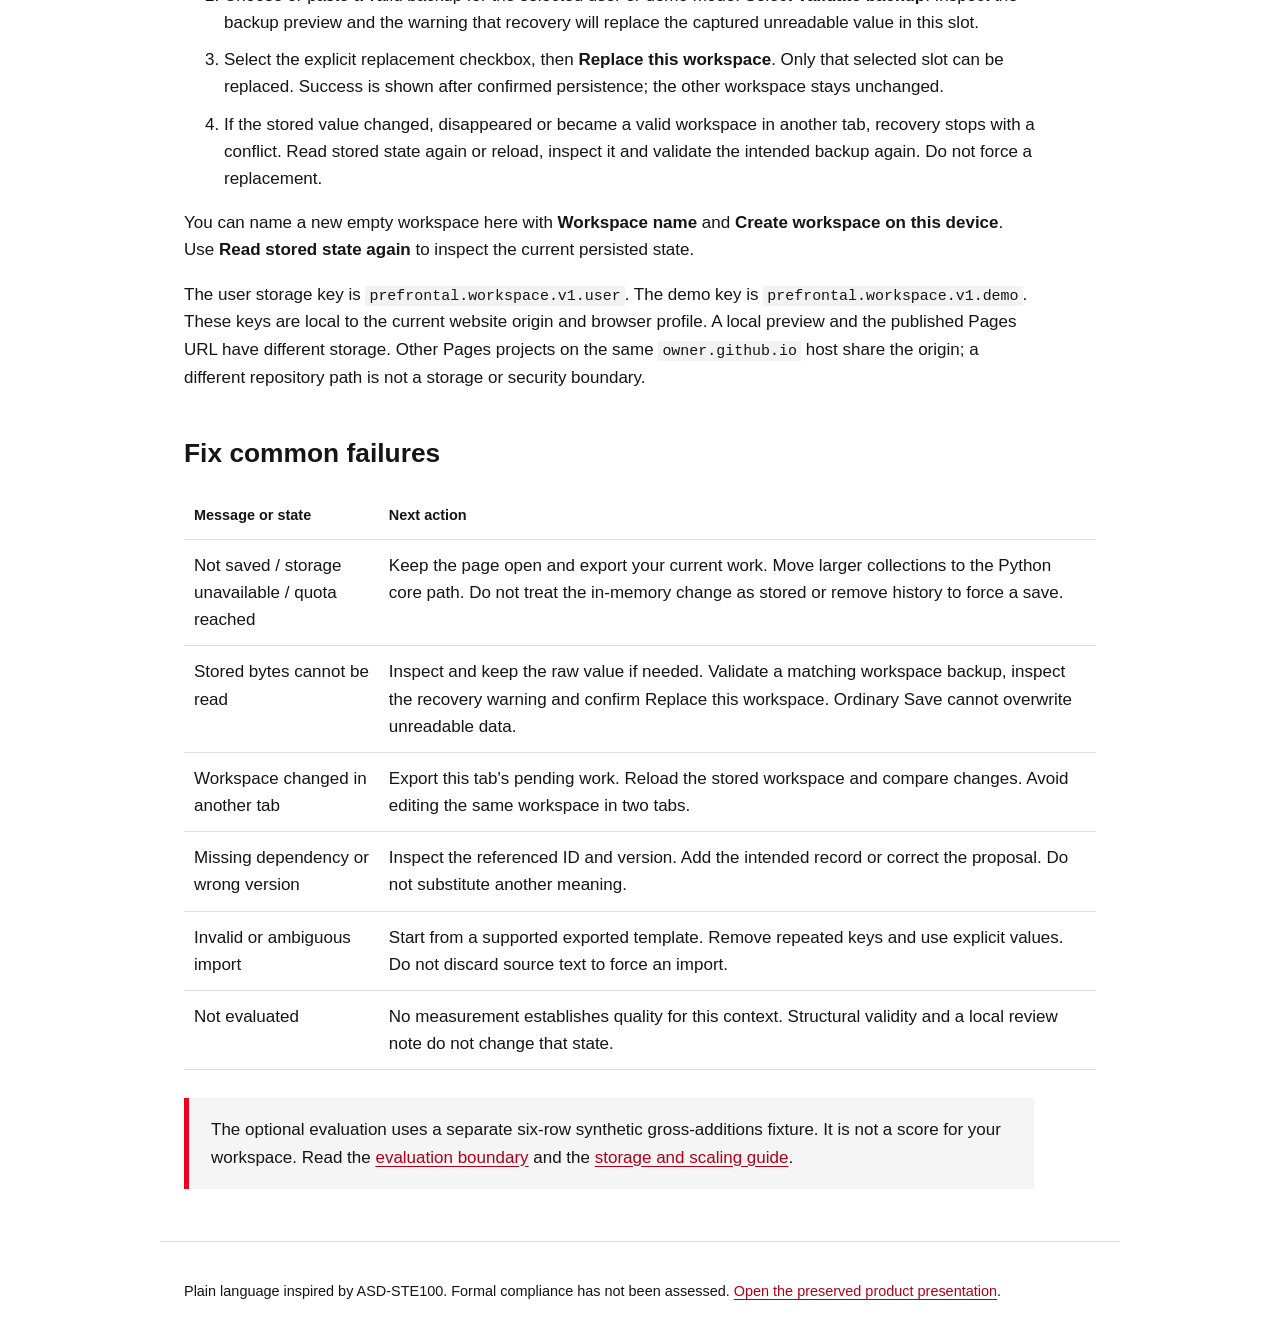
<file: workspace/guides/quickstart.html>
<!doctype html>
<html lang="en">
<head>
  <meta charset="utf-8">
  <meta name="viewport" content="width=device-width,initial-scale=1">
  <meta http-equiv="Content-Security-Policy" content="default-src 'none'; style-src 'unsafe-inline'; base-uri 'none'; form-action 'none'">
  <title>Quickstart · Prefrontal</title>
  <style>
    :root{font-family:Arial,sans-serif;color:#151515;background:#fff;line-height:1.6;font-size:17px}*{box-sizing:border-box}body{margin:0}header,main,footer{max-width:960px;margin:auto;padding:24px}header{border-bottom:1px solid #ddd;display:flex;gap:18px;justify-content:space-between;align-items:center;flex-wrap:wrap}.brand{font-size:25px;font-weight:800;color:#151515;text-decoration:none}.brand span{color:#ee001e}nav{display:flex;gap:18px;flex-wrap:wrap}a{color:#b00019;text-underline-offset:3px}a:focus-visible{outline:3px solid #ee001e;outline-offset:4px}h1{font-size:clamp(2.1rem,7vw,3.6rem);line-height:1.1;letter-spacing:-.04em;max-width:760px}h2{font-size:1.55rem;line-height:1.25;margin-top:46px}h3{font-size:1.1rem;margin-top:28px}.eyebrow{font-size:.75rem;letter-spacing:.15em;text-transform:uppercase;margin-top:28px}.lead{font-size:1.2rem;max-width:760px}.notice{border-left:5px solid #ee001e;background:#f5f5f5;padding:18px 22px;margin:28px 0}table{border-collapse:collapse;width:100%;margin:22px 0}td,th{text-align:left;vertical-align:top;padding:12px 10px;border-bottom:1px solid #ddd;overflow-wrap:anywhere}th{font-size:.85rem}code{font-family:Consolas,monospace;font-size:.88em;overflow-wrap:anywhere;background:#f2f2f2;padding:2px 4px}li{margin:10px 0}section{scroll-margin-top:16px}footer{border-top:1px solid #ddd;font-size:.85rem}p,li{max-width:850px}.steps{padding-left:24px}.steps li{padding-left:5px;margin:22px 0}strong{font-weight:700}@media(max-width:450px){header,main,footer{padding:20px}table{font-size:.88rem}td,th{padding:10px 6px}nav{gap:12px}.notice{padding:15px}}
  </style>
</head>
<body>
<header><a class="brand" href="../">prefrontal<span>.</span></a><nav aria-label="Guides"><a href="../">Workspace</a><a href="developer.html">Developer guide</a><a href="scaling.html">Storage and scale</a></nav></header>
<main>
  <p class="eyebrow">Quickstart / No code needed</p>
  <h1>Build context, step by step.</h1>
  <p class="lead">Start with an empty workspace. Add the meaning your consumer needs. Check it, save it, find it and inspect what you will export.</p>
  <aside class="notice"><strong>Your browser holds your work.</strong> This open-source project runs in your browser. The application does not upload your context, connect to a source or call a model. Storage belongs to this device, browser profile and website origin. It is not shared server storage, a secure vault or a backup. Do not enter passwords, tokens or sensitive source data.</aside>

  <section aria-labelledby="start"><h2 id="start">Start in your own workspace</h2>
    <p>A fresh visit has no records. The optional synthetic demo has a separate workspace. Open it only when you want an example. Return to your workspace to add your own records. The demo must not replace or merge with your work.</p>
    <p>The same URL on your phone opens that phone's local workspace. It does not load records saved on your laptop. Use a workspace export to move your work between devices.</p>
  </section>

  <section aria-labelledby="first"><h2 id="first">Add your first record</h2>
    <ol class="steps">
      <li><strong>Choose Add context.</strong> In <strong>Context type</strong>, select <strong>Glossary term</strong> for a first record. Fill in <strong>Display name</strong>, <strong>Owner</strong>, <strong>Short description</strong>, <strong>Meaning and supporting text</strong>, and the term's <strong>Definition</strong>. Add related terms only when those records already exist.</li>
      <li><strong>Check Readable ID.</strong> The form suggests an ID from the name. Keep it or choose another before the first save. The interface shows the ID and version before save. An ID identifies one meaning. A name can change without changing the ID. An edit creates a new version; it does not replace the old record.</li>
      <li><strong>Choose Validate record.</strong> Inspect the field and relationship results and the proposed JSON. Fix each error. This checks the record's structure and declared links. It does not prove that the meaning is correct or that an external source is current.</li>
      <li><strong>Choose Save record on this device.</strong> Wait for confirmed browser storage. Inspect the stored record, ID, version, source text and hash. If storage fails, the interface shows that your change is not saved. Export it before leaving.</li>
      <li><strong>Use Find context.</strong> Search by ID, name, alias or description. Filter by layer or type. Open a result to inspect its current version and pinned relationships. This is authoring search; it can include local drafts. To edit, choose <strong>Create next version</strong>; the ID stays fixed. Older versions remain in the exact stored-state JSON and workspace backup.</li>
    </ol>
    <p>For example, you can enter the invented name <em>Customer</em>, the ID <code>TERM_CUSTOMER</code> and the definition <em>An account that can place an order.</em> This is an example to type and review, not a supplied business definition.</p>
  </section>

  <section aria-labelledby="types"><h2 id="types">Choose a type for each meaning</h2>
    <p>Keep small records and link them. Do not put a whole policy library, formula and glossary into one text field.</p>
    <table><thead><tr><th>Layer</th><th>Record type</th><th>What to enter</th></tr></thead><tbody>
      <tr><td>Data</td><td>Source</td><td>A source binding description, grain, freshness rule and dimension-to-column map. A binding name does not establish a live connection.</td></tr>
      <tr><td>Data</td><td>Document</td><td>The document media type, summary and related record IDs. Keep the submitted text and its provenance.</td></tr>
      <tr><td>Metric</td><td>Measure</td><td>The source ID, aggregation, expression, required and optional dimensions, and guidance IDs. The browser does not execute the expression.</td></tr>
      <tr><td>Ontology</td><td>Dimension and member</td><td>A typed dimension, then its distinct members. A member links to the dimension and optional parents in that dimension.</td></tr>
      <tr><td>Ontology</td><td>Term and business event</td><td>A term definition and related terms; or an event trigger, time field and related entities.</td></tr>
      <tr><td>Interpretation</td><td>Guidance and policy</td><td>Guidance qualifiers and caveats; or a policy rule and the records to which it applies.</td></tr>
    </tbody></table>
    <p>A relationship pins an ID and version. Add the referenced records first, or import a valid complete set. Missing records, wrong types, dependency cycles and conflicting versions need correction before a consumer payload can be made.</p>
    <p>When you choose <strong>Create next version</strong>, inspect the displayed exact relationship versions. Changing a display name keeps those pins, supporting links and earlier provenance; it does not select newer dependencies. A newly added related ID uses its latest stored version. To intentionally change a pin for the same ID, or change a guidance record's supporting dependency pins, import a new prepared record proposal and inspect its exact dependencies before save.</p>
    <p>The <em>internal</em> and <em>restricted</em> labels describe records. They do not create browser access controls. A person who can use this browser profile may be able to read its stored context.</p>
  </section>

  <section aria-labelledby="imports"><h2 id="imports">Import context without code</h2>
    <p>In Add context, choose <strong>Import a record</strong> for one record exported in the supported JSON, YAML or Markdown profile. Choose the format, inspect the submitted content, then choose <strong>Validate import</strong> before save. Import does not fetch the links in a document or approve its meaning.</p>
    <ul>
      <li><strong>JSON:</strong> use the exact record fields. Repeated keys and unknown fields fail validation.</li>
      <li><strong>YAML:</strong> use the documented bounded block profile. Quote text that could be read as a number, date or Boolean. Arbitrary YAML, tags, aliases and ambiguous values are not supported.</li>
      <li><strong>Markdown:</strong> use an exported Prefrontal record template. It has a fixed title, a JSON metadata block and a Narrative section. An arbitrary Markdown page is not a record import.</li>
    </ul>
    <p>Use the Document type to enter supporting material that does not already use the record profile. Keep what the source actually says. Do not invent missing metadata or remove caveats to pass validation.</p>
  </section>

  <section aria-labelledby="consume"><h2 id="consume">Compose and inspect a consumer payload</h2>
    <p>Open <strong>Compose and export</strong>. Choose a measure and its required point-of-view selectors. For knowledge-only context, leave the measure empty and choose records in <strong>Supporting context</strong>. A member supplies one value in one typed dimension. For example, <code>M_GROSS_ADDS + CHANNEL_ONLINE + PRODUCT_POSTPAID + PERIOD_2026_09</code> names separately defined records. It does not create a stored record for every possible combination.</p>
    <p>Choose <strong>Validate and compose</strong>. Inspect the selected IDs, versions, dependency records, provenance and validation results before <strong>Download consumer payload</strong>. Correct missing required selectors, two members from one dimension, unsupported cuts or ambiguous aliases.</p>
    <p>The consumer preview shows what leaves this workspace. It contains context and its limits, not a calculated business answer. Its <code>execution_authorized</code> value is <code>false</code>. A downstream system must admit the proposals, check human approval, revalidate current authority and use its own source permissions before execution.</p>
    <p>In a record's inspection view, <strong>Save local review note</strong> records an attestation against its exact hash. It is not an authenticated independent review, a backend release or permission to use a source. A new record version needs a new review.</p>
  </section>

  <section aria-labelledby="trace"><h2 id="trace">Follow your work through the trace</h2>
    <table><thead><tr><th>Step</th><th>What to inspect</th></tr></thead><tbody>
      <tr><td>Submitted</td><td>The guided field values captured as JSON, or the original imported record document, with its format and submission hash.</td></tr>
      <tr><td>Processed</td><td>Structural validation, exact fields, typed links and any failure messages.</td></tr>
      <tr><td>Stored</td><td>Workspace mode, storage key, revision, saved state and exact record versions.</td></tr>
      <tr><td>Delivered</td><td>The consumer payload, included records, selected point of view, provenance and unverified approval state.</td></tr>
    </tbody></table>
    <p>A submission hash can show that the stored submission bytes match. It does not verify an external document, source data, freshness claim or business fact.</p>
    <p>In <strong>Other names</strong>, use one name per field and <strong>Add another name</strong> for another. Commas and spaces stay part of the name. Text lists use one item per field with <strong>Add a list item</strong>; spaces and line breaks belong to that item. Leave a field empty to omit it. Other names use ASCII characters; display names and meaning text can use Unicode.</p>
    <p>On an edit, untouched canonical field values stay exact, including text line endings, timestamp precision and item order. Text fields keep the submitted text. Readable IDs must match the strict uppercase-letter, digit and underscore syntax; spaces do not pass validation. Number controls produce whole numbers and edited date controls become UTC. Inspect the proposed JSON before save. A new version retains earlier provenance and adds its new captured form submission. Meaning and supporting text is not a model-generated summary.</p>
  </section>

  <section aria-labelledby="recovery"><h2 id="recovery">Export before you leave</h2>
    <p>Open <strong>Storage and recovery</strong>. Use <strong>Download workspace backup</strong> and keep the downloaded file outside the browser. A record export is useful for one proposal; a consumer export is useful for delivery. Neither includes a complete workspace backup. In particular, the consumer payload omits the original submission files.</p>
    <p>To recover or move a workspace, choose or paste the backup and select <strong>Validate backup</strong>. Inspect the workspace name, mode, record count and validation result. Export the current work you need to keep. Select the explicit confirmation checkbox, then <strong>Replace this workspace</strong>. The backup replaces only the selected matching mode; a demo backup cannot replace a user workspace. Nothing is merged silently.</p>
    <h3>If saved data cannot be read</h3>
    <p>The application leaves the unreadable stored value unchanged and shows a warning. Ordinary Save cannot replace it. There is no automatic clear or reset.</p>
    <ol>
      <li>Open <strong>Storage and recovery</strong>, then <strong>Inspect the exact stored state</strong>. Keep a copy of that raw value if you need it. A backup of current readable page state is not a backup of unreadable stored bytes.</li>
      <li>Choose or paste a valid backup for the selected user or demo mode. Select <strong>Validate backup</strong>. Inspect the backup preview and the warning that recovery will replace the captured unreadable value in this slot.</li>
      <li>Select the explicit replacement checkbox, then <strong>Replace this workspace</strong>. Only that selected slot can be replaced. Success is shown after confirmed persistence; the other workspace stays unchanged.</li>
      <li>If the stored value changed, disappeared or became a valid workspace in another tab, recovery stops with a conflict. Read stored state again or reload, inspect it and validate the intended backup again. Do not force a replacement.</li>
    </ol>
    <p>You can name a new empty workspace here with <strong>Workspace name</strong> and <strong>Create workspace on this device</strong>. Use <strong>Read stored state again</strong> to inspect the current persisted state.</p>
    <p>The user storage key is <code>prefrontal.workspace.v1.user</code>. The demo key is <code>prefrontal.workspace.v1.demo</code>. These keys are local to the current website origin and browser profile. A local preview and the published Pages URL have different storage. Other Pages projects on the same <code>owner.github.io</code> host share the origin; a different repository path is not a storage or security boundary.</p>
  </section>

  <section aria-labelledby="fix"><h2 id="fix">Fix common failures</h2>
    <table><thead><tr><th>Message or state</th><th>Next action</th></tr></thead><tbody>
      <tr><td>Not saved / storage unavailable / quota reached</td><td>Keep the page open and export your current work. Move larger collections to the Python core path. Do not treat the in-memory change as stored or remove history to force a save.</td></tr>
      <tr><td>Stored bytes cannot be read</td><td>Inspect and keep the raw value if needed. Validate a matching workspace backup, inspect the recovery warning and confirm Replace this workspace. Ordinary Save cannot overwrite unreadable data.</td></tr>
      <tr><td>Workspace changed in another tab</td><td>Export this tab's pending work. Reload the stored workspace and compare changes. Avoid editing the same workspace in two tabs.</td></tr>
      <tr><td>Missing dependency or wrong version</td><td>Inspect the referenced ID and version. Add the intended record or correct the proposal. Do not substitute another meaning.</td></tr>
      <tr><td>Invalid or ambiguous import</td><td>Start from a supported exported template. Remove repeated keys and use explicit values. Do not discard source text to force an import.</td></tr>
      <tr><td>Not evaluated</td><td>No measurement establishes quality for this context. Structural validity and a local review note do not change that state.</td></tr>
    </tbody></table>
  </section>

  <p class="notice">The optional evaluation uses a separate six-row synthetic gross-additions fixture. It is not a score for your workspace. Read the <a href="developer.html#evaluation">evaluation boundary</a> and the <a href="scaling.html">storage and scaling guide</a>.</p>
</main>
<footer><p>Plain language inspired by ASD-STE100. Formal compliance has not been assessed. <a href="../presentation/">Open the preserved product presentation</a>.</p></footer>
</body></html>
</file>
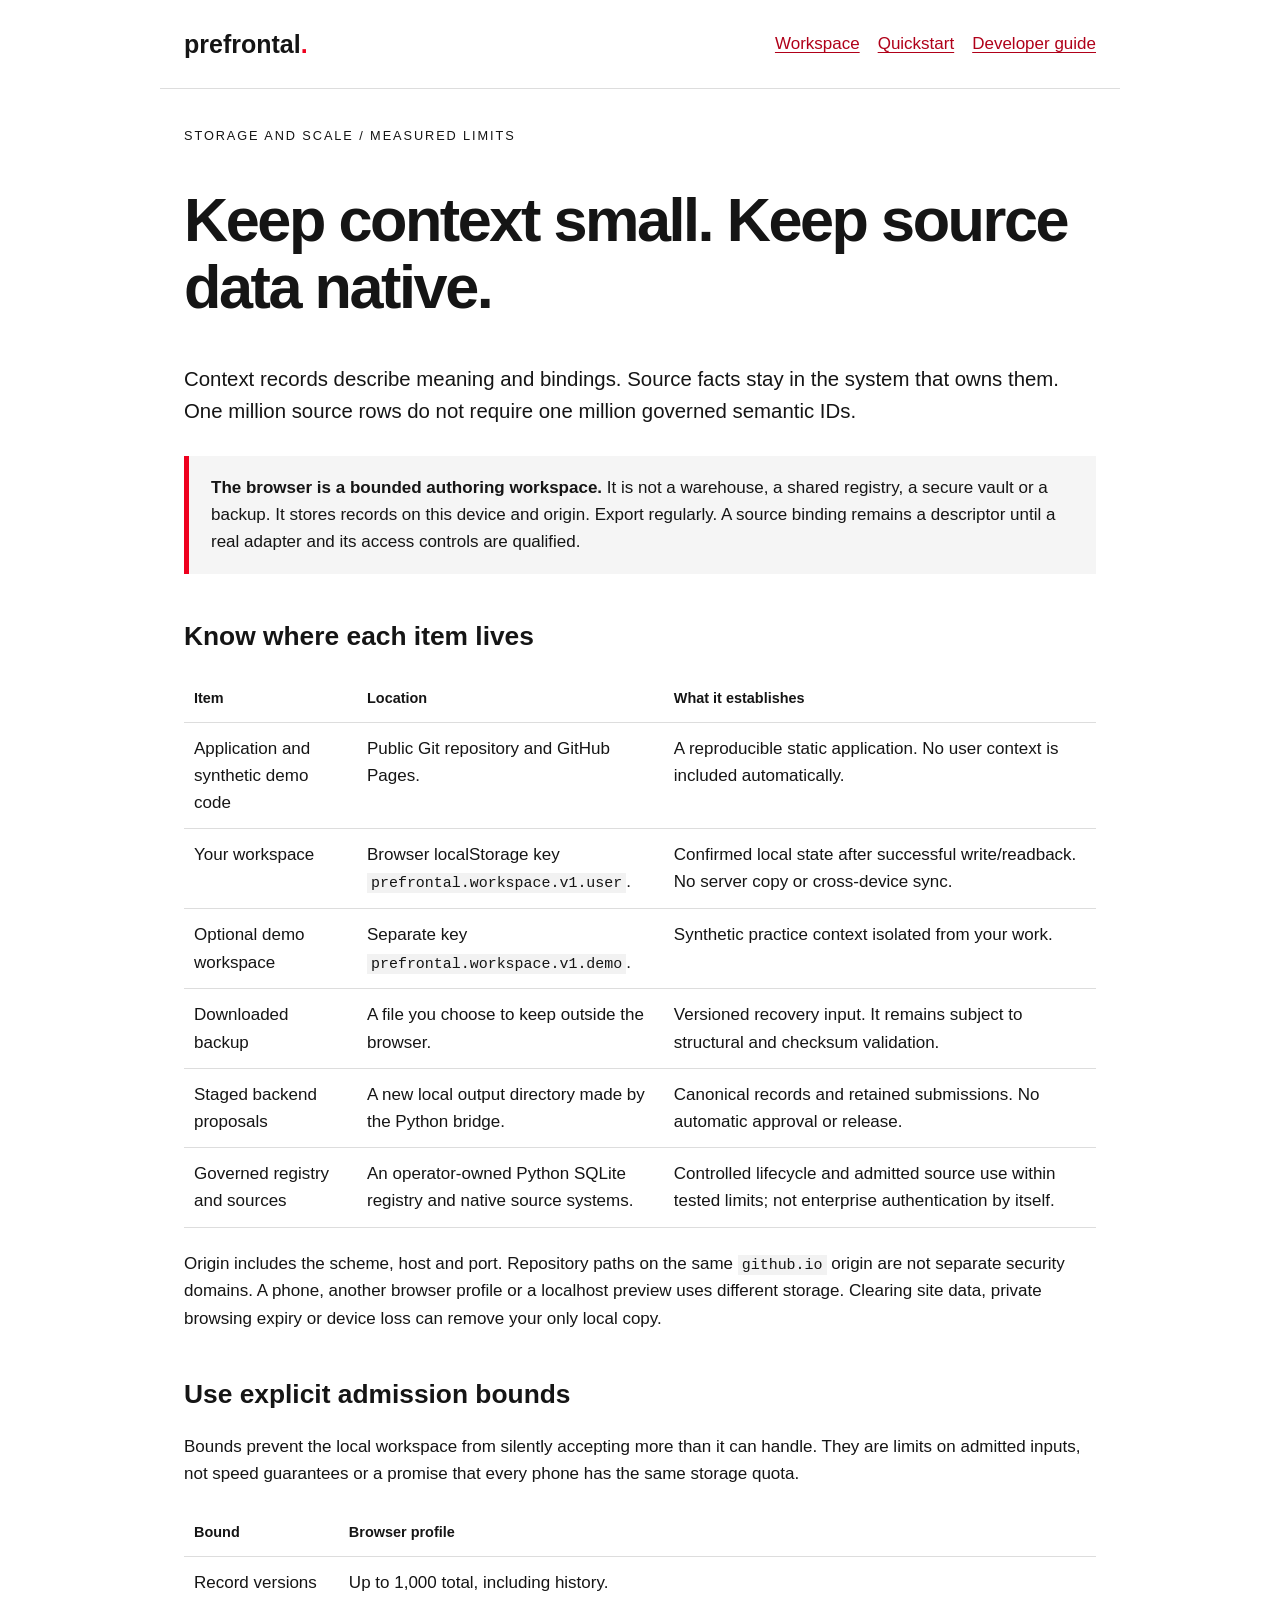
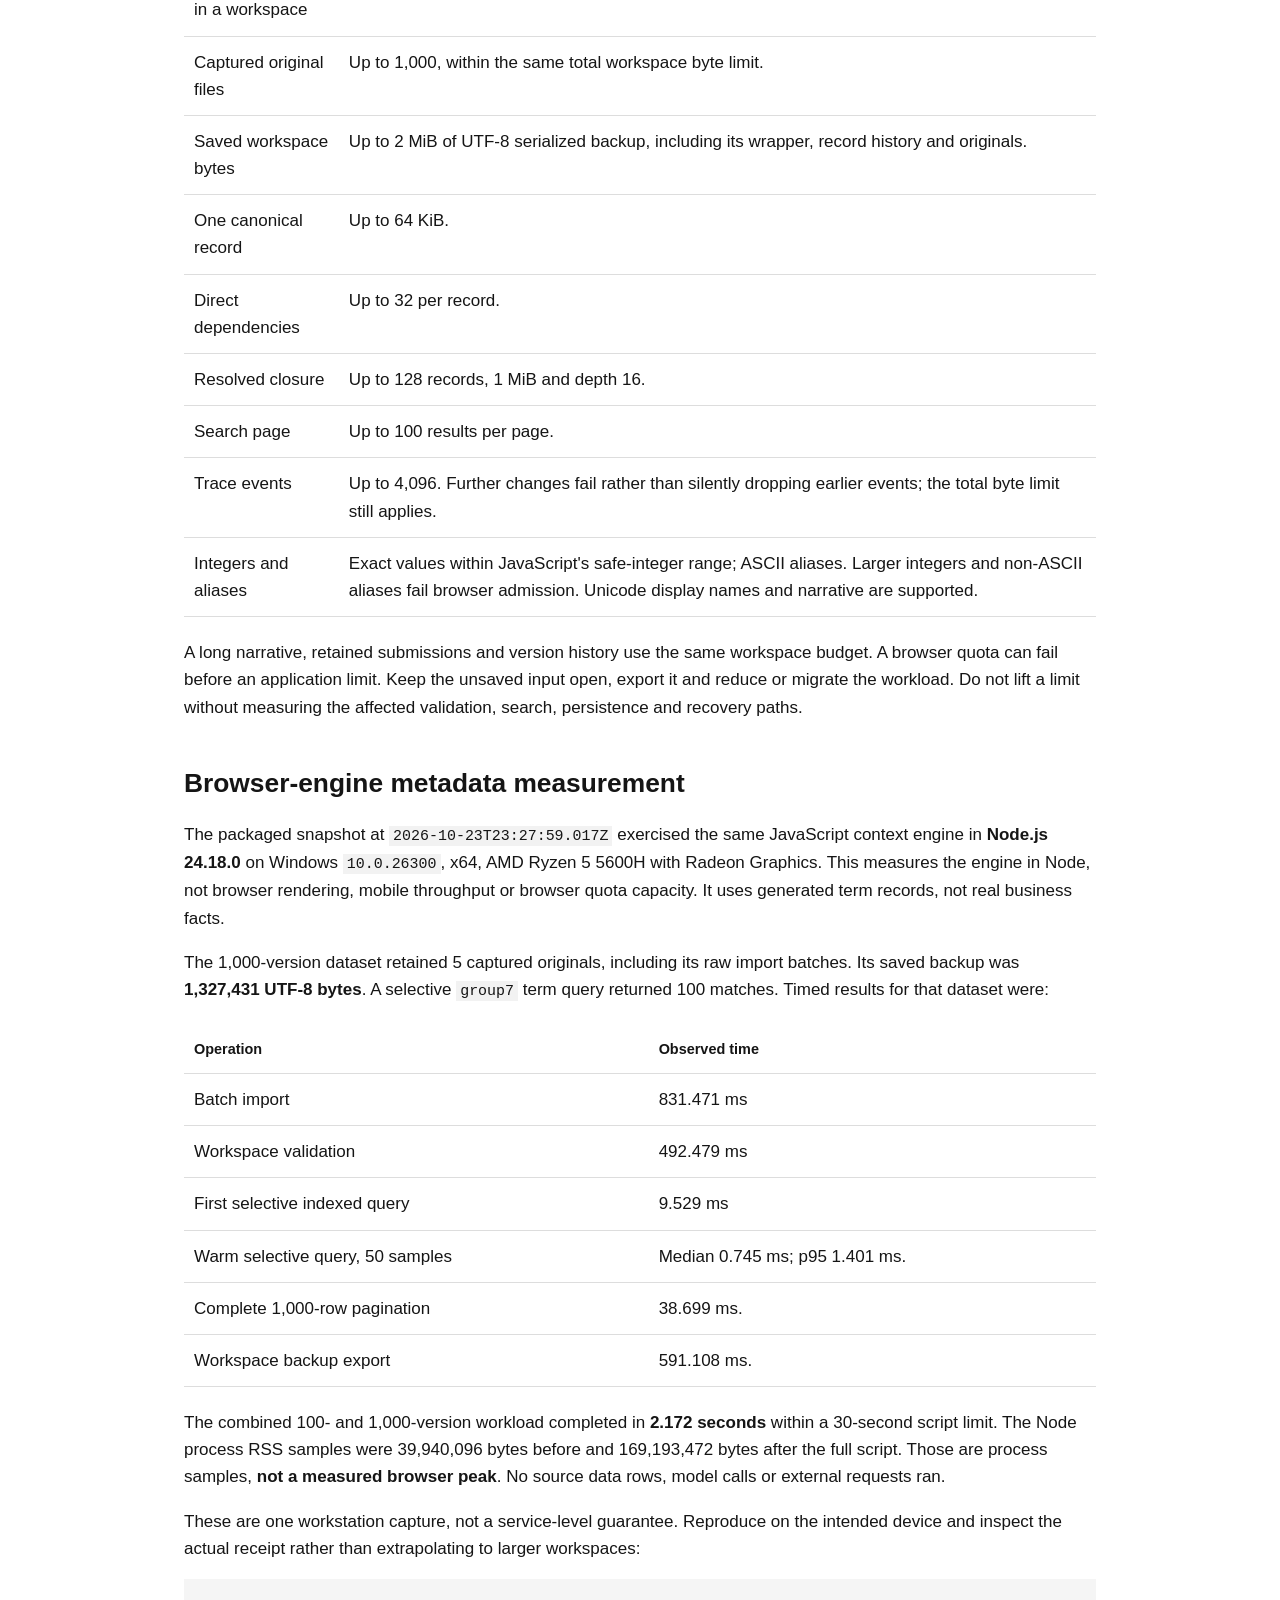
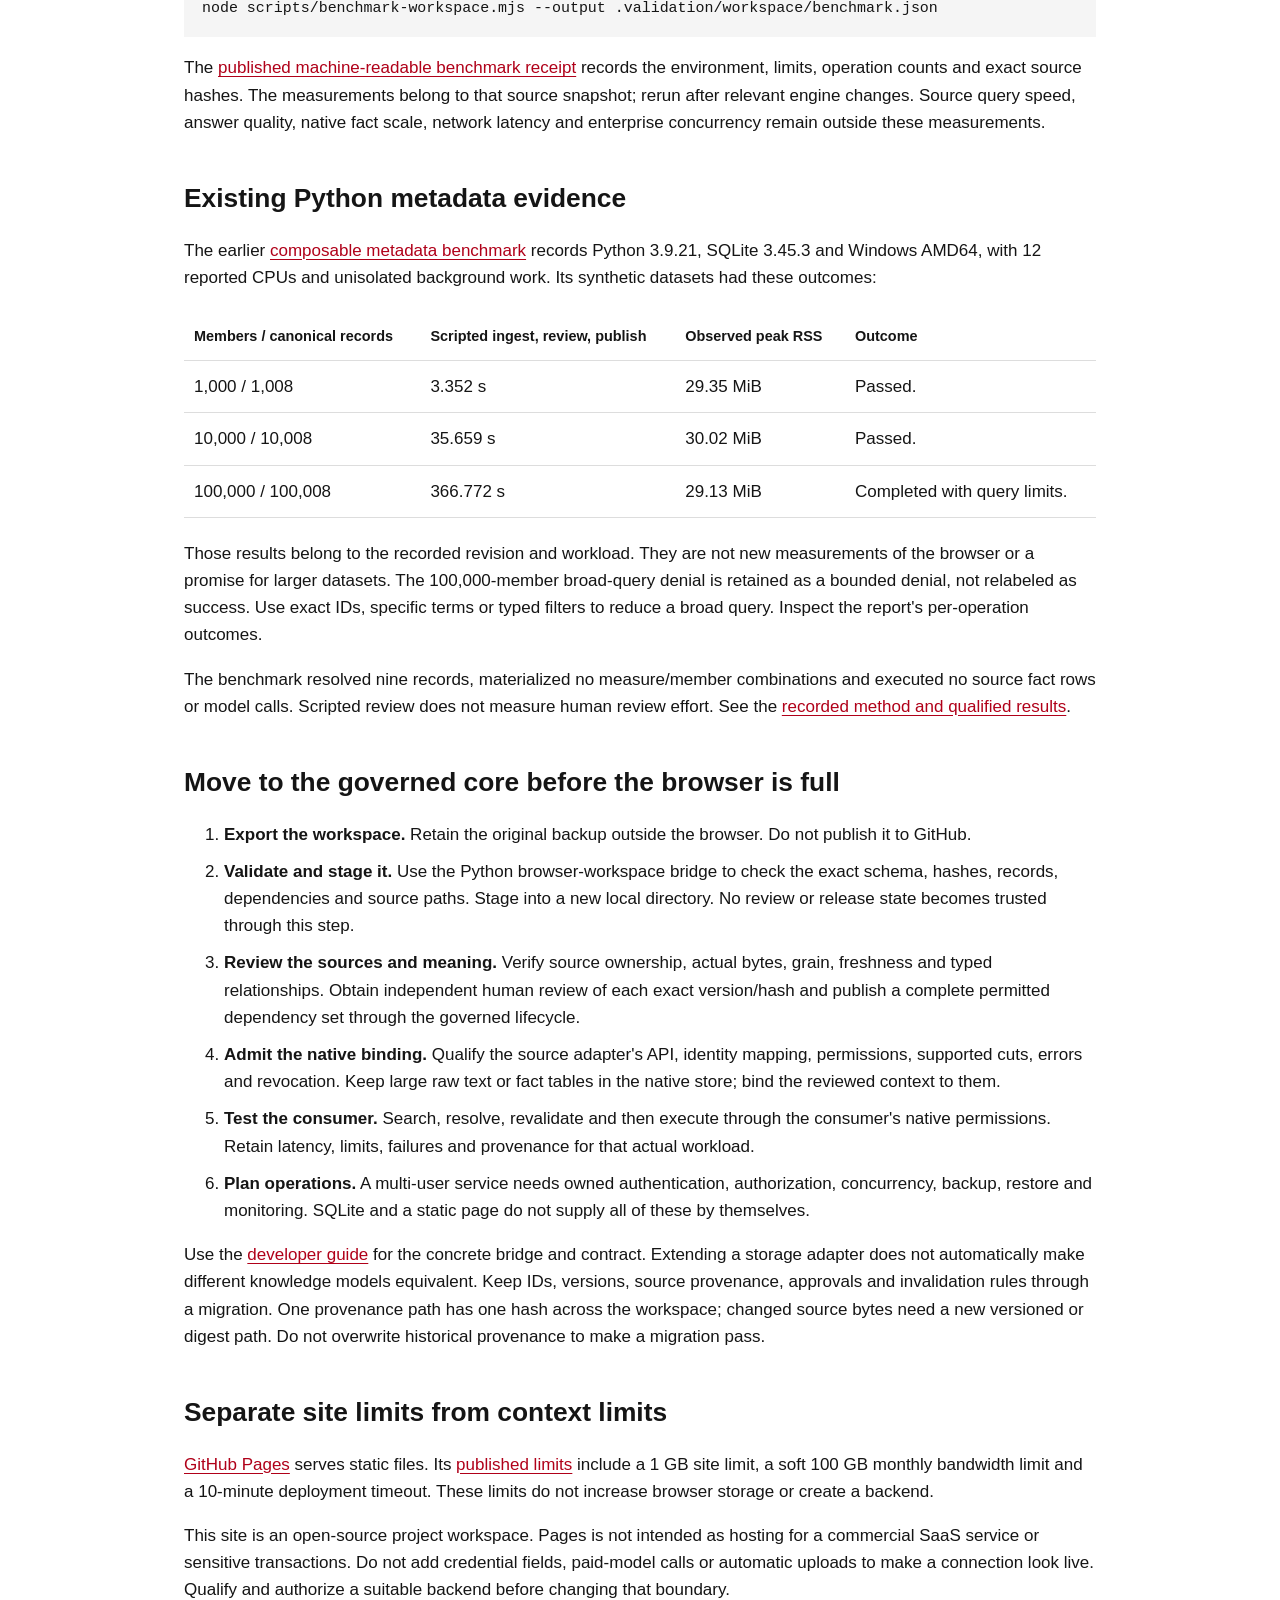
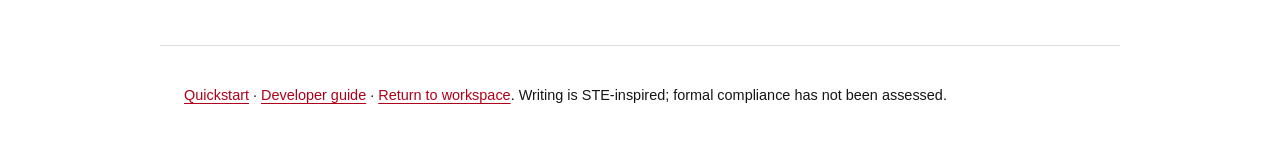
<file: workspace/guides/scaling.html>
<!doctype html>
<html lang="en"><head><meta charset="utf-8"><meta name="viewport" content="width=device-width,initial-scale=1"><meta http-equiv="Content-Security-Policy" content="default-src 'none'; style-src 'unsafe-inline'; base-uri 'none'; form-action 'none'"><title>Storage and scale · Prefrontal</title>
<style>:root{font-family:Arial,sans-serif;color:#151515;background:#fff;line-height:1.6;font-size:17px}*{box-sizing:border-box}body{margin:0}header,main,footer{max-width:960px;margin:auto;padding:24px}header{border-bottom:1px solid #ddd;display:flex;gap:18px;justify-content:space-between;align-items:center;flex-wrap:wrap}.brand{font-size:25px;font-weight:800;color:#151515;text-decoration:none}.brand span{color:#ee001e}nav{display:flex;gap:18px;flex-wrap:wrap}a{color:#b00019;text-underline-offset:3px}a:focus-visible{outline:3px solid #ee001e;outline-offset:4px}h1{font-size:clamp(2.1rem,7vw,3.6rem);line-height:1.1;letter-spacing:-.04em}h2{font-size:1.55rem;line-height:1.25;margin-top:46px}h3{font-size:1.1rem}.eyebrow{font-size:.75rem;letter-spacing:.15em;text-transform:uppercase}.lead{font-size:1.2rem}.notice{border-left:5px solid #ee001e;background:#f5f5f5;padding:18px 22px;margin:28px 0}table{border-collapse:collapse;width:100%;margin:22px 0}td,th{text-align:left;vertical-align:top;padding:12px 10px;border-bottom:1px solid #ddd;overflow-wrap:anywhere}th{font-size:.85rem}code,pre{font-family:Consolas,monospace;font-size:.88em;overflow-wrap:anywhere}code{background:#f2f2f2;padding:2px 4px}pre{white-space:pre-wrap;background:#f5f5f5;padding:18px;line-height:1.5}li{margin:10px 0}section{scroll-margin-top:16px}footer{border-top:1px solid #ddd;font-size:.85rem}@media(max-width:450px){header,main,footer{padding:20px}table{font-size:.85rem}td,th{padding:10px 6px}nav{gap:12px}.notice{padding:15px}}</style></head><body>
<header><a class="brand" href="../">prefrontal<span>.</span></a><nav aria-label="Guides"><a href="../">Workspace</a><a href="quickstart.html">Quickstart</a><a href="developer.html">Developer guide</a></nav></header>
<main><p class="eyebrow">Storage and scale / Measured limits</p><h1>Keep context small. Keep source data native.</h1><p class="lead">Context records describe meaning and bindings. Source facts stay in the system that owns them. One million source rows do not require one million governed semantic IDs.</p>
<aside class="notice"><strong>The browser is a bounded authoring workspace.</strong> It is not a warehouse, a shared registry, a secure vault or a backup. It stores records on this device and origin. Export regularly. A source binding remains a descriptor until a real adapter and its access controls are qualified.</aside>

<section aria-labelledby="location"><h2 id="location">Know where each item lives</h2><table><thead><tr><th>Item</th><th>Location</th><th>What it establishes</th></tr></thead><tbody>
<tr><td>Application and synthetic demo code</td><td>Public Git repository and GitHub Pages.</td><td>A reproducible static application. No user context is included automatically.</td></tr>
<tr><td>Your workspace</td><td>Browser localStorage key <code>prefrontal.workspace.v1.user</code>.</td><td>Confirmed local state after successful write/readback. No server copy or cross-device sync.</td></tr>
<tr><td>Optional demo workspace</td><td>Separate key <code>prefrontal.workspace.v1.demo</code>.</td><td>Synthetic practice context isolated from your work.</td></tr>
<tr><td>Downloaded backup</td><td>A file you choose to keep outside the browser.</td><td>Versioned recovery input. It remains subject to structural and checksum validation.</td></tr>
<tr><td>Staged backend proposals</td><td>A new local output directory made by the Python bridge.</td><td>Canonical records and retained submissions. No automatic approval or release.</td></tr>
<tr><td>Governed registry and sources</td><td>An operator-owned Python SQLite registry and native source systems.</td><td>Controlled lifecycle and admitted source use within tested limits; not enterprise authentication by itself.</td></tr>
</tbody></table><p>Origin includes the scheme, host and port. Repository paths on the same <code>github.io</code> origin are not separate security domains. A phone, another browser profile or a localhost preview uses different storage. Clearing site data, private browsing expiry or device loss can remove your only local copy.</p></section>

<section aria-labelledby="bounds"><h2 id="bounds">Use explicit admission bounds</h2><p>Bounds prevent the local workspace from silently accepting more than it can handle. They are limits on admitted inputs, not speed guarantees or a promise that every phone has the same storage quota.</p><table><thead><tr><th>Bound</th><th>Browser profile</th></tr></thead><tbody>
<tr><td>Record versions in a workspace</td><td>Up to 1,000 total, including history.</td></tr><tr><td>Captured original files</td><td>Up to 1,000, within the same total workspace byte limit.</td></tr><tr><td>Saved workspace bytes</td><td>Up to 2 MiB of UTF-8 serialized backup, including its wrapper, record history and originals.</td></tr><tr><td>One canonical record</td><td>Up to 64 KiB.</td></tr><tr><td>Direct dependencies</td><td>Up to 32 per record.</td></tr><tr><td>Resolved closure</td><td>Up to 128 records, 1 MiB and depth 16.</td></tr><tr><td>Search page</td><td>Up to 100 results per page.</td></tr><tr><td>Trace events</td><td>Up to 4,096. Further changes fail rather than silently dropping earlier events; the total byte limit still applies.</td></tr><tr><td>Integers and aliases</td><td>Exact values within JavaScript's safe-integer range; ASCII aliases. Larger integers and non-ASCII aliases fail browser admission. Unicode display names and narrative are supported.</td></tr>
</tbody></table><p>A long narrative, retained submissions and version history use the same workspace budget. A browser quota can fail before an application limit. Keep the unsaved input open, export it and reduce or migrate the workload. Do not lift a limit without measuring the affected validation, search, persistence and recovery paths.</p></section>

<section aria-labelledby="browser-measures"><h2 id="browser-measures">Browser-engine metadata measurement</h2><p>The packaged snapshot at <code>2026-10-23T23:27:59.017Z</code> exercised the same JavaScript context engine in <strong>Node.js 24.18.0</strong> on Windows <code>10.0.26300</code>, x64, AMD Ryzen 5 5600H with Radeon Graphics. This measures the engine in Node, not browser rendering, mobile throughput or browser quota capacity. It uses generated term records, not real business facts.</p>
<p>The 1,000-version dataset retained 5 captured originals, including its raw import batches. Its saved backup was <strong>1,327,431 UTF-8 bytes</strong>. A selective <code>group7</code> term query returned 100 matches. Timed results for that dataset were:</p>
<table><thead><tr><th>Operation</th><th>Observed time</th></tr></thead><tbody><tr><td>Batch import</td><td>831.471 ms</td></tr><tr><td>Workspace validation</td><td>492.479 ms</td></tr><tr><td>First selective indexed query</td><td>9.529 ms</td></tr><tr><td>Warm selective query, 50 samples</td><td>Median 0.745 ms; p95 1.401 ms.</td></tr><tr><td>Complete 1,000-row pagination</td><td>38.699 ms.</td></tr><tr><td>Workspace backup export</td><td>591.108 ms.</td></tr></tbody></table>
<p>The combined 100- and 1,000-version workload completed in <strong>2.172 seconds</strong> within a 30-second script limit. The Node process RSS samples were 39,940,096 bytes before and 169,193,472 bytes after the full script. Those are process samples, <strong>not a measured browser peak</strong>. No source data rows, model calls or external requests ran.</p>
<p>These are one workstation capture, not a service-level guarantee. Reproduce on the intended device and inspect the actual receipt rather than extrapolating to larger workspaces:</p><pre>node scripts/benchmark-workspace.mjs --output .validation/workspace/benchmark.json</pre>
<p>The <a href="../benchmark.json">published machine-readable benchmark receipt</a> records the environment, limits, operation counts and exact source hashes. The measurements belong to that source snapshot; rerun after relevant engine changes. Source query speed, answer quality, native fact scale, network latency and enterprise concurrency remain outside these measurements.</p></section>

<section aria-labelledby="core-measures"><h2 id="core-measures">Existing Python metadata evidence</h2><p>The earlier <a href="https://github.com/yashumani/Prefrontal-LLM-ASD-STE100/blob/main/pilot/COMPOSABLE_BENCHMARK.json">composable metadata benchmark</a> records Python 3.9.21, SQLite 3.45.3 and Windows AMD64, with 12 reported CPUs and unisolated background work. Its synthetic datasets had these outcomes:</p>
<table><thead><tr><th>Members / canonical records</th><th>Scripted ingest, review, publish</th><th>Observed peak RSS</th><th>Outcome</th></tr></thead><tbody><tr><td>1,000 / 1,008</td><td>3.352 s</td><td>29.35 MiB</td><td>Passed.</td></tr><tr><td>10,000 / 10,008</td><td>35.659 s</td><td>30.02 MiB</td><td>Passed.</td></tr><tr><td>100,000 / 100,008</td><td>366.772 s</td><td>29.13 MiB</td><td>Completed with query limits.</td></tr></tbody></table>
<p>Those results belong to the recorded revision and workload. They are not new measurements of the browser or a promise for larger datasets. The 100,000-member broad-query denial is retained as a bounded denial, not relabeled as success. Use exact IDs, specific terms or typed filters to reduce a broad query. Inspect the report's per-operation outcomes.</p>
<p>The benchmark resolved nine records, materialized no measure/member combinations and executed no source fact rows or model calls. Scripted review does not measure human review effort. See the <a href="https://github.com/yashumani/Prefrontal-LLM-ASD-STE100/blob/main/pilot/COMPOSABLE.md#measured-metadata-scale">recorded method and qualified results</a>.</p></section>

<section aria-labelledby="migration"><h2 id="migration">Move to the governed core before the browser is full</h2><ol><li><strong>Export the workspace.</strong> Retain the original backup outside the browser. Do not publish it to GitHub.</li><li><strong>Validate and stage it.</strong> Use the Python browser-workspace bridge to check the exact schema, hashes, records, dependencies and source paths. Stage into a new local directory. No review or release state becomes trusted through this step.</li><li><strong>Review the sources and meaning.</strong> Verify source ownership, actual bytes, grain, freshness and typed relationships. Obtain independent human review of each exact version/hash and publish a complete permitted dependency set through the governed lifecycle.</li><li><strong>Admit the native binding.</strong> Qualify the source adapter's API, identity mapping, permissions, supported cuts, errors and revocation. Keep large raw text or fact tables in the native store; bind the reviewed context to them.</li><li><strong>Test the consumer.</strong> Search, resolve, revalidate and then execute through the consumer's native permissions. Retain latency, limits, failures and provenance for that actual workload.</li><li><strong>Plan operations.</strong> A multi-user service needs owned authentication, authorization, concurrency, backup, restore and monitoring. SQLite and a static page do not supply all of these by themselves.</li></ol>
<p>Use the <a href="developer.html">developer guide</a> for the concrete bridge and contract. Extending a storage adapter does not automatically make different knowledge models equivalent. Keep IDs, versions, source provenance, approvals and invalidation rules through a migration. One provenance path has one hash across the workspace; changed source bytes need a new versioned or digest path. Do not overwrite historical provenance to make a migration pass.</p></section>

<section aria-labelledby="hosting"><h2 id="hosting">Separate site limits from context limits</h2><p><a href="https://docs.github.com/en/pages/getting-started-with-github-pages/what-is-github-pages">GitHub Pages</a> serves static files. Its <a href="https://docs.github.com/en/pages/getting-started-with-github-pages/github-pages-limits">published limits</a> include a 1 GB site limit, a soft 100 GB monthly bandwidth limit and a 10-minute deployment timeout. These limits do not increase browser storage or create a backend.</p><p>This site is an open-source project workspace. Pages is not intended as hosting for a commercial SaaS service or sensitive transactions. Do not add credential fields, paid-model calls or automatic uploads to make a connection look live. Qualify and authorize a suitable backend before changing that boundary.</p></section>
</main><footer><p><a href="quickstart.html">Quickstart</a> · <a href="developer.html">Developer guide</a> · <a href="../">Return to workspace</a>. Writing is STE-inspired; formal compliance has not been assessed.</p></footer></body></html>
</file>
<file: workspace/styles.css>
:root{--red:#ee001e;--ink:#161616;--muted:#626262;--rule:#dedede;--soft:#f5f5f5;--white:#fff;--warning:#fff3f3;font-family:Arial,Helvetica,sans-serif;color:var(--ink);background:var(--white);font-synthesis:none}*{box-sizing:border-box}body{margin:0;font-size:15px;line-height:1.5}button,input,select,textarea{font:inherit;color:inherit}button,input,select,textarea{border:1px solid #aaa;border-radius:0;background:#fff;min-height:44px}button{padding:10px 15px;cursor:pointer;font-weight:700;line-height:1.35}button:hover{border-color:var(--red);color:var(--red)}button:disabled{cursor:not-allowed;opacity:.45}button.primary{background:var(--red);border-color:var(--red);color:#fff}button.primary:hover{background:#c90019}button.quiet{background:#fff;border-color:var(--rule);font-size:13px}input,select,textarea{width:100%;padding:10px;min-width:0}textarea{resize:vertical;font-size:14px;line-height:1.55}input[readonly]{background:var(--soft);border-style:dashed}select[multiple]{min-height:125px}a{color:inherit;text-underline-offset:3px}a:hover{color:var(--red)}:focus-visible{outline:3px solid var(--red);outline-offset:4px}[hidden]{display:none!important}.skip{position:absolute;top:-90px;left:20px;z-index:5;padding:12px;background:#fff}.skip:focus{top:10px}.masthead{display:flex;align-items:center;justify-content:space-between;gap:25px;max-width:1520px;margin:auto;padding:25px 45px;border-bottom:1px solid var(--rule)}.brand{display:flex;align-items:center;font-size:29px;font-weight:700;letter-spacing:-1.2px;text-decoration:none;white-space:nowrap}.brand-mark{display:inline-grid;place-items:center;background:var(--red);color:#fff;border-radius:50%;width:29px;height:29px;font-size:29px;line-height:1;margin-right:9px;font-weight:400;letter-spacing:0}.brand-dot,.red{color:var(--red)}.help-nav{display:flex;gap:22px;font-size:12px}.help-nav a{text-decoration:none}.help-nav a:hover{text-decoration:underline}main{max-width:1520px;margin:auto;padding:30px 45px 60px}.eyebrow{font-size:10px;font-weight:700;letter-spacing:1.5px;color:var(--muted);margin:0 0 8px}.workspace-heading{display:flex;justify-content:space-between;gap:30px;align-items:center;margin-bottom:22px}h1{font-size:34px;line-height:1.1;letter-spacing:-1.25px;margin:0}h2{font-size:25px;line-height:1.2;letter-spacing:-.6px;margin:0}h3{font-size:19px;line-height:1.3;letter-spacing:-.25px;margin:0}h4{font-size:13px;margin:24px 0 10px}.intro{font-size:14px;color:var(--muted);margin:11px 0 0;max-width:650px}.mode-tools{display:flex;flex-direction:column;align-items:flex-end;gap:10px;flex-shrink:0}.badge{display:inline-block;border:1px solid var(--rule);padding:5px 8px;font-size:10px;font-weight:700;line-height:1.4;overflow-wrap:anywhere}.device-note{display:flex;align-items:center;flex-wrap:wrap;gap:4px 6px;font-size:11px;padding:11px 14px;background:var(--soft);border-left:3px solid var(--ink);line-height:1.6}.device-note a{margin-left:3px}.connection-state{margin-left:auto;padding-left:18px;font-weight:700;position:relative}.connection-state::before{content:'';position:absolute;width:6px;height:6px;background:#aaa;border-radius:50%;left:6px;top:6px}.notice{font-size:12px;line-height:1.65;border-left:3px solid var(--red);padding:13px 16px;background:var(--soft);overflow-wrap:anywhere}.demo-notice{margin-top:15px;background:var(--warning)}.message{margin-top:15px;border:1px solid var(--ink);padding:13px 16px;font-size:13px;overflow-wrap:anywhere}.message.error{border-color:var(--red);background:var(--warning)}.workspace-nav{display:flex;border-bottom:1px solid var(--rule);gap:12px;margin-top:25px}.workspace-nav button{display:flex;align-items:center;gap:9px;border:none;border-bottom:3px solid transparent;padding:16px 13px;font-size:13px;color:var(--muted);background:#fff}.workspace-nav button[aria-current=page]{border-bottom-color:var(--red);color:var(--ink)}.step-dot{border:1px solid var(--rule);width:22px;height:22px;display:inline-grid;place-items:center;font-size:10px}.workspace-nav button[aria-current=page] .step-dot{color:#fff;background:var(--red);border-color:var(--red)}.count{font-size:10px;background:var(--soft);padding:2px 5px}.workspace-layout{display:grid;grid-template-columns:minmax(0,1fr) 255px;gap:50px;margin-top:32px}.work-area{min-width:0}.view{scroll-margin-top:15px}.section-head{display:flex;justify-content:space-between;gap:18px;align-items:center;margin-bottom:13px}.section-copy{font-size:13px;line-height:1.65;color:var(--muted);margin:0 0 24px;max-width:690px}.segmented{display:flex;gap:0;margin-bottom:24px}.segmented button{padding:10px 17px;font-size:12px;border-color:var(--rule)}.segmented button+button{border-left:0}.segmented button[aria-pressed=true]{background:var(--ink);color:#fff;border-color:var(--ink)}.form-grid{display:grid;grid-template-columns:repeat(2,minmax(0,1fr));gap:20px 22px}.form-grid>*{min-width:0}.full{grid-column:1/-1}label{display:flex;flex-direction:column;gap:7px;font-size:12px;font-weight:700;min-width:0}.field-help,.optional{font-weight:400;color:var(--muted)}.field-help{font-size:11px;line-height:1.6;display:block}.optional{font-size:11px}.small{font-size:11px;color:var(--muted);line-height:1.65;overflow-wrap:anywhere}fieldset{padding:20px;border:1px solid var(--rule);margin:25px 0 0;min-width:0}fieldset legend{font-size:12px;font-weight:700;padding:0 8px}fieldset .small{margin-top:0}fieldset.full{margin:0}fieldset.full legend{font-size:12px}.advanced{margin-top:24px}.advanced>summary{font-size:12px}.advanced .form-grid{padding:17px 0}.action-row{display:flex;align-items:center;gap:15px;flex-wrap:wrap;margin-top:23px}.action-row label{min-width:120px}.validation-panel,.consumer-panel{border:1px solid var(--rule);border-top:3px solid var(--red);margin-top:28px;padding:22px}.validation-panel p,.consumer-panel p{font-size:13px;line-height:1.6}.validation-panel ul{font-size:12px;line-height:1.7;padding-left:20px}.validation-panel .badge{flex-shrink:0}.success-text{font-weight:700}.error-text{color:#bc0018;font-weight:700}details{border-bottom:1px solid var(--rule);margin-top:17px;min-width:0}summary{padding:13px 0;cursor:pointer;font-size:12px;font-weight:700;line-height:1.5}summary:hover{color:var(--red)}pre{font:11px/1.65 Consolas,'Courier New',monospace;background:var(--soft);padding:15px;margin:0 0 15px;white-space:pre-wrap;overflow-wrap:anywhere;max-height:390px;overflow:auto;tab-size:2}code{font:11px Consolas,monospace;overflow-wrap:anywhere}dl{margin:0}.detail-list>div{display:grid;grid-template-columns:135px minmax(0,1fr);gap:20px;border-bottom:1px solid var(--rule);padding:12px 0;font-size:12px}.detail-list dt{color:var(--muted)}.detail-list dd{margin:0;overflow-wrap:anywhere}.search-form{display:grid;grid-template-columns:1fr 1fr auto;gap:16px;align-items:end}.search-wide{grid-column:1/-1}.search-form button{font-size:12px}.record-list{border-top:1px solid var(--rule);margin-top:18px}.record-item{padding:17px 0;border-bottom:1px solid var(--rule);display:grid;grid-template-columns:1fr auto;gap:15px;min-width:0}.record-item h3{font-size:16px;margin:3px 0 5px;overflow-wrap:anywhere}.record-item p{font-size:12px;margin:4px 0;color:var(--muted);overflow-wrap:anywhere}.record-item button{font-size:12px;align-self:center}.record-meta{font-size:10px!important;letter-spacing:.25px}.record-item .record-id{font:11px Consolas,monospace;color:var(--ink);overflow-wrap:anywhere}.empty-state{border:1px dashed #bbb;padding:30px 24px;line-height:1.65;font-size:13px}.empty-state h3{font-size:18px;margin-bottom:8px}.empty-state p{color:var(--muted);margin:8px 0 16px}.inspector{padding:26px;border:1px solid var(--ink);margin-top:30px;min-width:0}.relationship-list{font-size:12px;line-height:1.8;padding-left:20px;overflow-wrap:anywhere}.review-form{margin-top:23px;background:var(--soft);padding:18px}.review-form h4{margin-top:0}.review-form label{margin:15px 0}.review-form input:not([type=checkbox]){max-width:360px}.review-form button{font-size:12px}.check-label{flex-direction:row;align-items:flex-start;font-weight:400;gap:10px;font-size:12px;line-height:1.6;margin:18px 0}.check-label input{width:18px;min-width:18px;height:18px;min-height:18px;margin:1px 0 0;accent-color:var(--red)}.connection-card{padding-top:22px;border-top:1px solid var(--rule);margin-top:30px}.connection-card p,.connection-card a{font-size:12px;line-height:1.75}.connection-card p{color:var(--muted)}.workspace-form{display:flex;align-items:end;gap:16px;margin:0 0 15px}.workspace-form label{flex:1}.workspace-form button{font-size:12px}.restore-form{margin-top:35px;padding-top:25px;border-top:1px solid var(--rule)}.restore-form label{margin:18px 0}.restore-form button{font-size:12px}.trace-rail{border-left:1px solid var(--rule);padding-left:25px;align-self:start;position:sticky;top:25px;min-width:0}.trace-heading h2{font-size:20px;letter-spacing:-.5px}.process-trace{list-style:none;padding:0;margin:25px 0 0}.process-trace li{display:flex;gap:12px;position:relative;padding:0 0 24px}.process-trace li:not(:last-child)::after{content:'';position:absolute;left:10px;width:1px;background:var(--rule);top:23px;bottom:3px}.trace-number{flex-shrink:0;display:grid;place-items:center;border:1px solid #aaa;width:21px;height:21px;font-size:9px;background:#fff;z-index:1}.process-trace strong{font-size:12px}.process-trace p{font-size:11px;line-height:1.6;color:var(--muted);margin:3px 0 0;overflow-wrap:anywhere}.process-trace li.done .trace-number{background:var(--ink);border-color:var(--ink);color:#fff}.process-trace li.current .trace-number{background:var(--red);border-color:var(--red);color:#fff}.rail-storage{border-top:1px solid var(--rule);padding-top:20px}.rail-storage .badge{border-color:var(--ink)}.rail-storage .badge.unsaved{border-color:var(--red);color:var(--red)}.mapping-row{display:grid;grid-template-columns:1fr 1fr auto;gap:10px;align-items:end;margin:10px 0}.mapping-row button{min-width:44px;padding:10px}.ref-hint{padding:12px;background:var(--soft);font-size:11px;color:var(--muted)}.selector-empty{font-size:12px;color:var(--muted)}footer{max-width:1520px;margin:auto;padding:25px 45px;border-top:1px solid var(--rule);display:flex;gap:30px;justify-content:space-between;align-items:center}.footer-brand{font-size:20px;letter-spacing:-.8px;font-weight:700}footer p{font-size:10px;line-height:1.7;color:var(--muted);margin:0;max-width:650px}button.danger{color:#bc0018}.status-list{padding:0;list-style:none;font-size:12px}.status-list li{margin:9px 0}.inline-tag{display:inline-block;padding:2px 5px;background:var(--soft);font:10px Consolas,monospace;margin:2px}.submission-entry{font-size:12px;line-height:1.65;margin:12px 0}.submission-entry p{overflow-wrap:anywhere}.consumer-panel .detail-list{margin-bottom:20px}@media(max-width:1100px){.masthead{padding:22px 28px}main{padding:28px 28px 50px}.workspace-layout{gap:28px;grid-template-columns:minmax(0,1fr) 215px}.trace-rail{padding-left:20px}.workspace-nav{gap:0}.workspace-nav button{padding:15px 10px;font-size:12px}footer{padding:23px 28px}.connection-state{margin-left:0}.workspace-heading{align-items:start}.mode-tools{max-width:200px}}@media(max-width:800px){.workspace-layout{grid-template-columns:1fr;gap:35px}.trace-rail{position:static;border-left:0;border-top:1px solid var(--rule);padding:25px 0 0}.process-trace{display:grid;grid-template-columns:repeat(3,minmax(0,1fr));gap:15px}.process-trace li{padding:0 0 10px}.process-trace li::after{display:none}.rail-storage{display:flex;flex-wrap:wrap;gap:8px 18px;align-items:center;padding-top:15px}.rail-storage p{margin:0;flex:1;min-width:160px}.help-nav{gap:15px;font-size:11px}.workspace-nav{display:grid;grid-template-columns:repeat(2,minmax(0,1fr))}.workspace-nav button{text-align:left;justify-content:flex-start}.workspace-heading h1{font-size:30px}.workspace-heading{gap:20px}.mode-tools{max-width:180px}.section-head{align-items:flex-start}}@media(max-width:520px){.masthead{padding:20px;align-items:start;gap:15px}.brand{font-size:25px}.brand-mark{width:25px;height:25px;font-size:25px}.help-nav{display:flex;flex-direction:column;gap:5px;align-items:flex-end;font-size:10px}main{padding:25px 20px 40px}.workspace-heading{display:block}.workspace-heading h1{font-size:30px}.intro{font-size:13px}.mode-tools{flex-direction:row;max-width:none;align-items:center;justify-content:space-between;margin-top:20px;gap:10px}.mode-tools button{font-size:11px;padding:9px}.badge{font-size:9px}.device-note{font-size:10px;padding:10px 12px;display:block}.device-note strong{display:block}.device-note a{display:inline-block;margin:5px 0 0}.connection-state{display:block;padding-left:13px;margin-top:6px}.connection-state::before{left:0;top:5px}.workspace-nav{margin-top:20px}.workspace-nav button{padding:12px 8px;font-size:11px;gap:7px}.step-dot{width:19px;height:19px;flex-shrink:0}.workspace-layout{margin-top:25px}.section-head{gap:15px}.section-head>button{font-size:10px;padding:9px;max-width:115px}h2{font-size:23px}.section-copy{font-size:12px}.form-grid{grid-template-columns:1fr;gap:18px}.full{grid-column:auto}.segmented button{padding:10px 13px;font-size:11px}label{font-size:11px}input,select,textarea{font-size:14px}fieldset{padding:17px;margin-top:22px}.action-row{gap:12px;align-items:flex-start}.action-row button{font-size:12px}.action-row .small{width:100%;margin:0}.validation-panel,.consumer-panel{padding:18px}.search-form{grid-template-columns:1fr 1fr}.search-wide{grid-column:1/-1}.search-form button{grid-column:1/-1}.record-item{gap:10px}.record-item h3{font-size:15px}.record-item button{padding:9px;font-size:11px}.inspector{padding:18px}.detail-list>div{grid-template-columns:100px minmax(0,1fr);gap:12px;font-size:11px}.workspace-form{flex-direction:column;align-items:stretch}.workspace-form label{width:100%}.process-trace{grid-template-columns:repeat(2,minmax(0,1fr));gap:15px 12px}.process-trace li{gap:9px}.process-trace p{font-size:10px}.trace-heading h2{font-size:21px}.mapping-row{grid-template-columns:1fr auto}.mapping-row label:first-child{grid-column:1/-1}.mapping-row button{align-self:end}.notice{font-size:11px;padding:12px}.small{font-size:10px}footer{padding:22px 20px;display:block}.footer-brand{display:block;margin-bottom:10px}footer p{font-size:10px}.connection-card p,.connection-card a{font-size:11px}}@media(prefers-reduced-motion:reduce){*,*::before,*::after{animation:none!important;transition:none!important;scroll-behavior:auto!important}}
.help-nav a{display:inline-flex;align-items:center;min-height:24px}
@media(max-width:520px){input,select,textarea{font-size:16px}.help-nav{font-size:11px;gap:0}}
</file>
